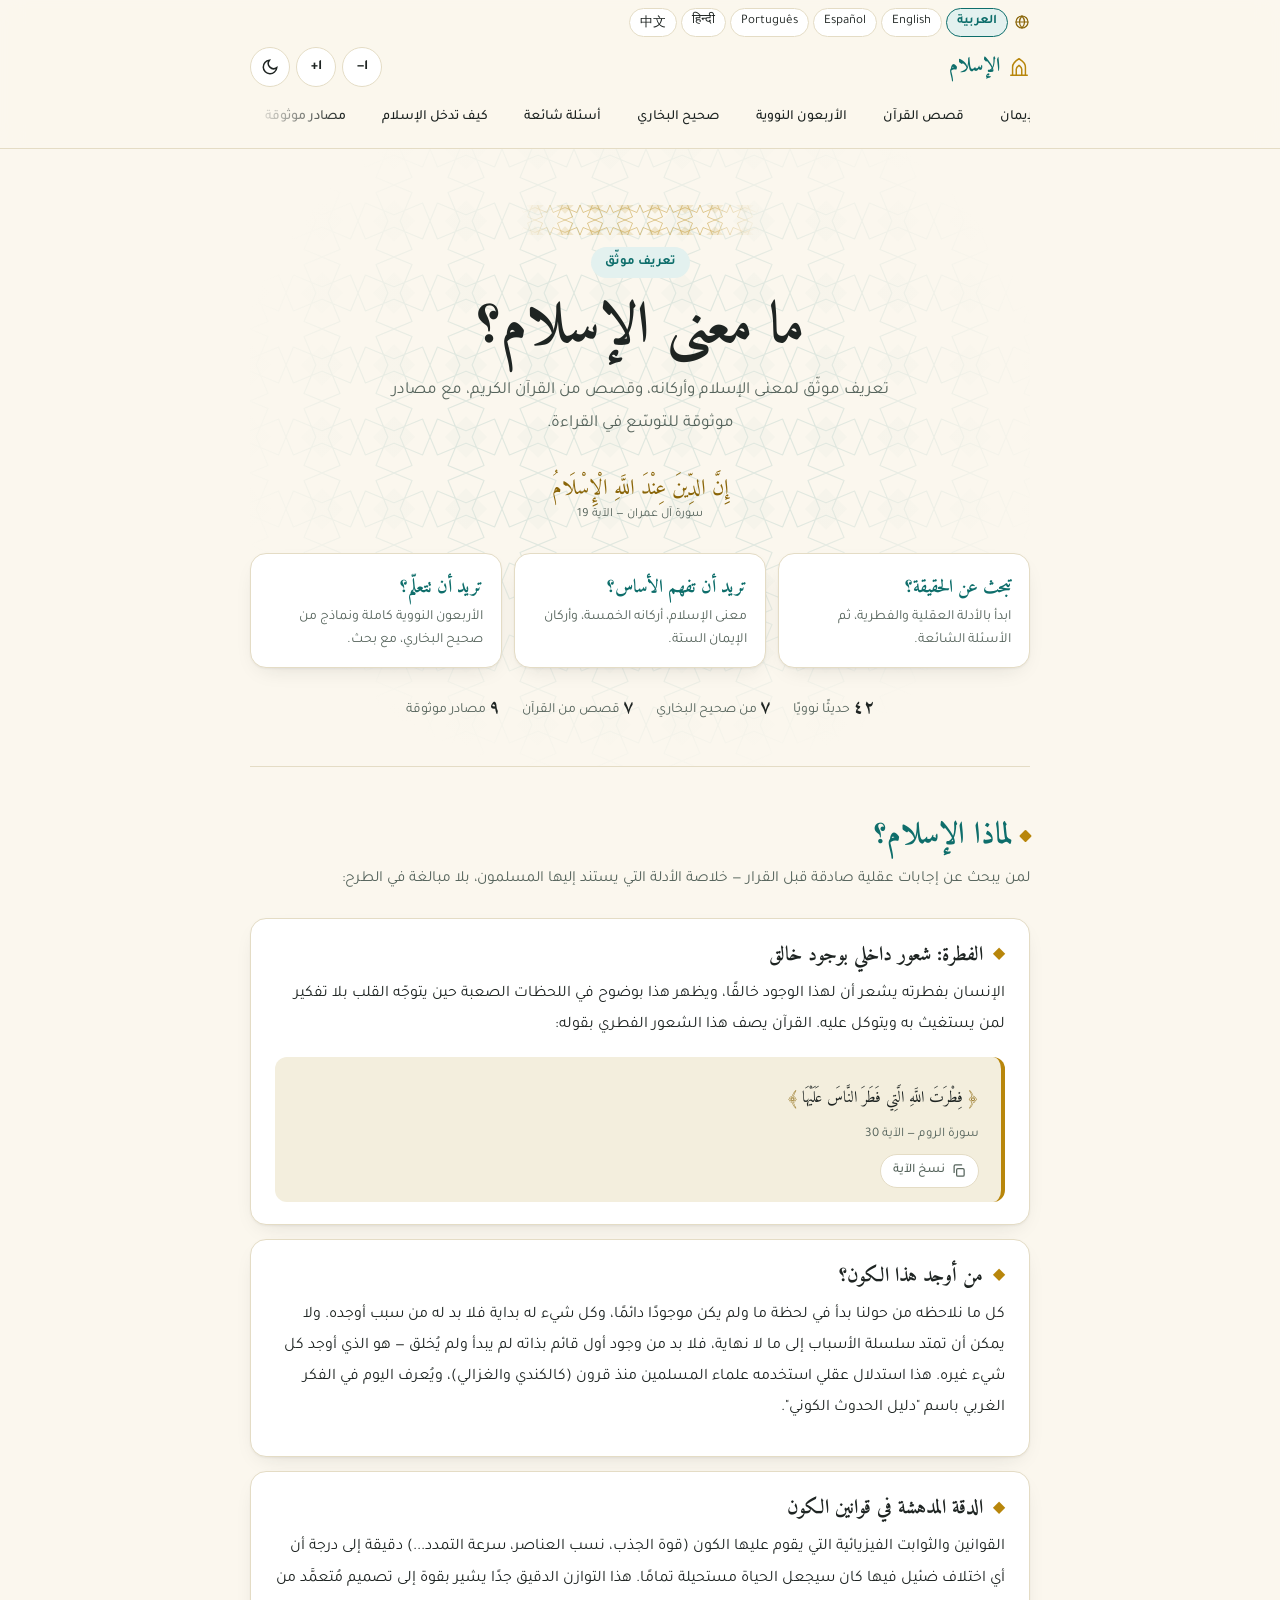
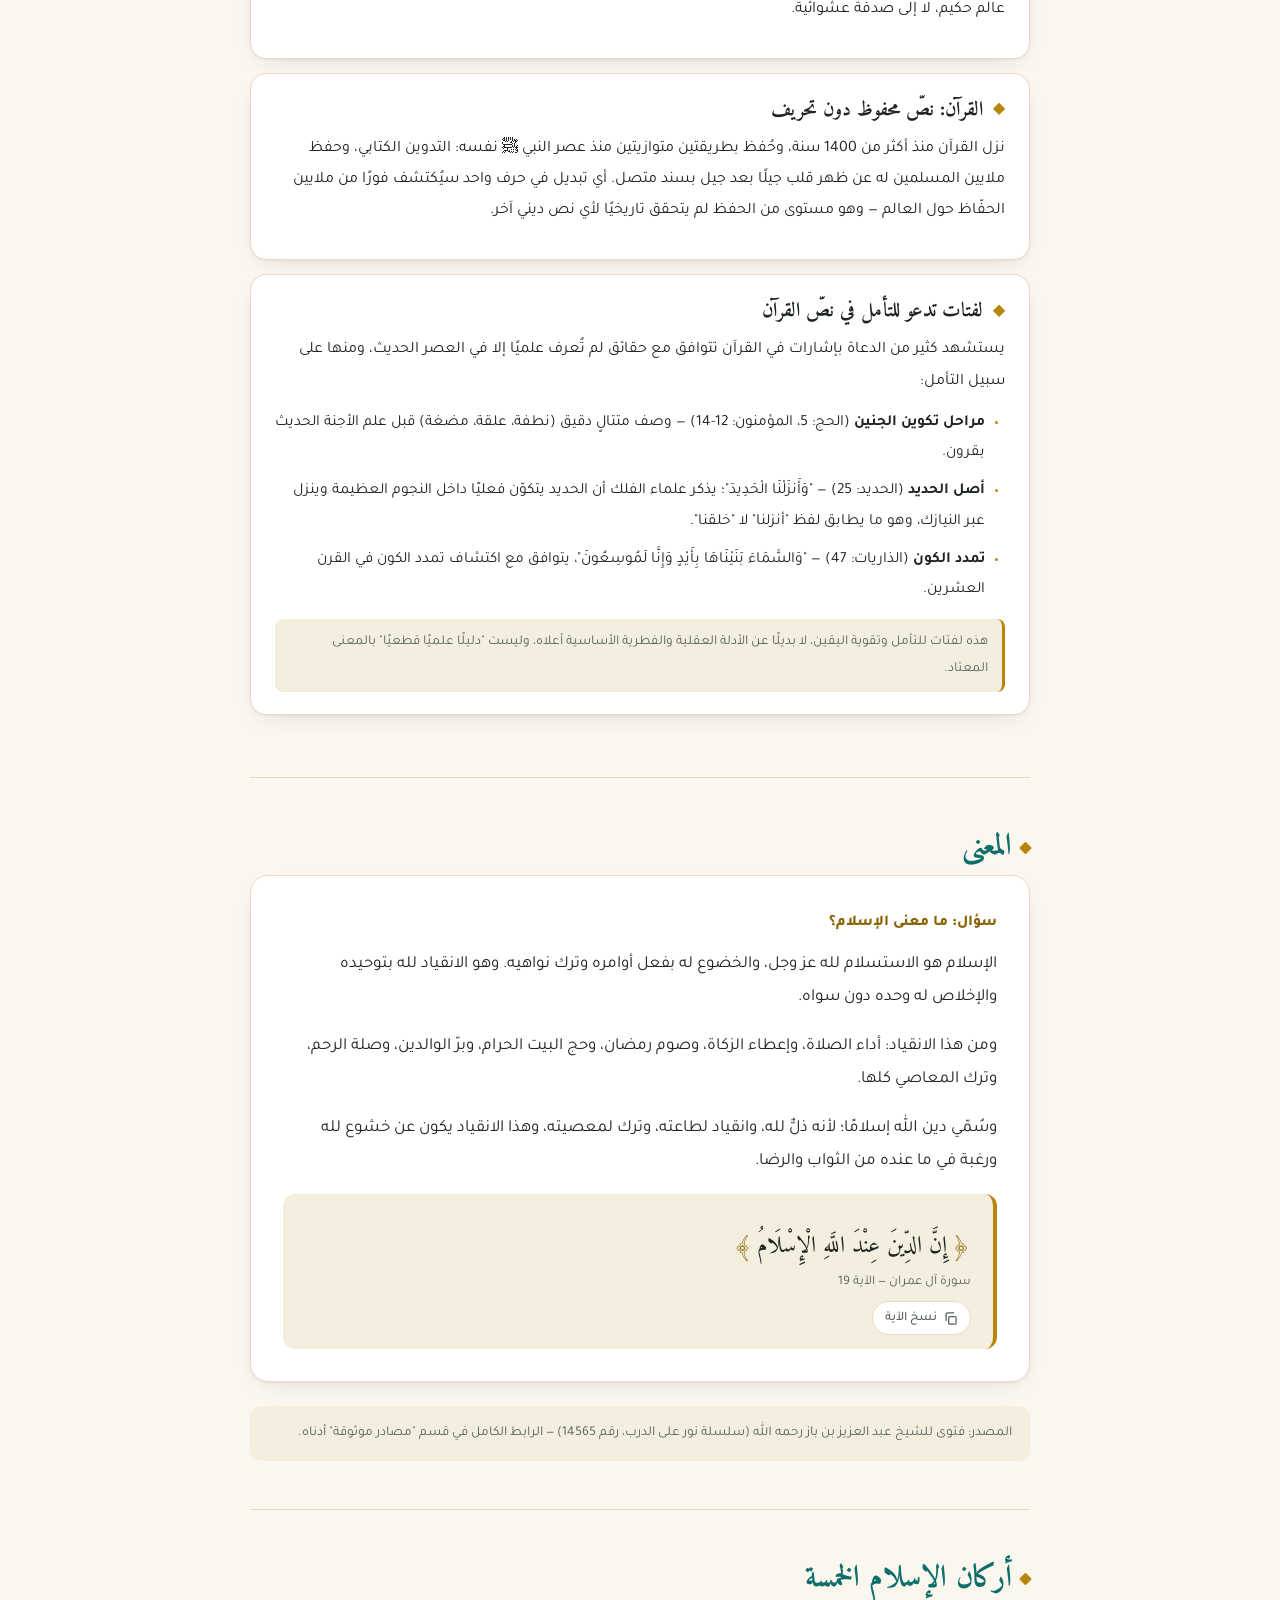
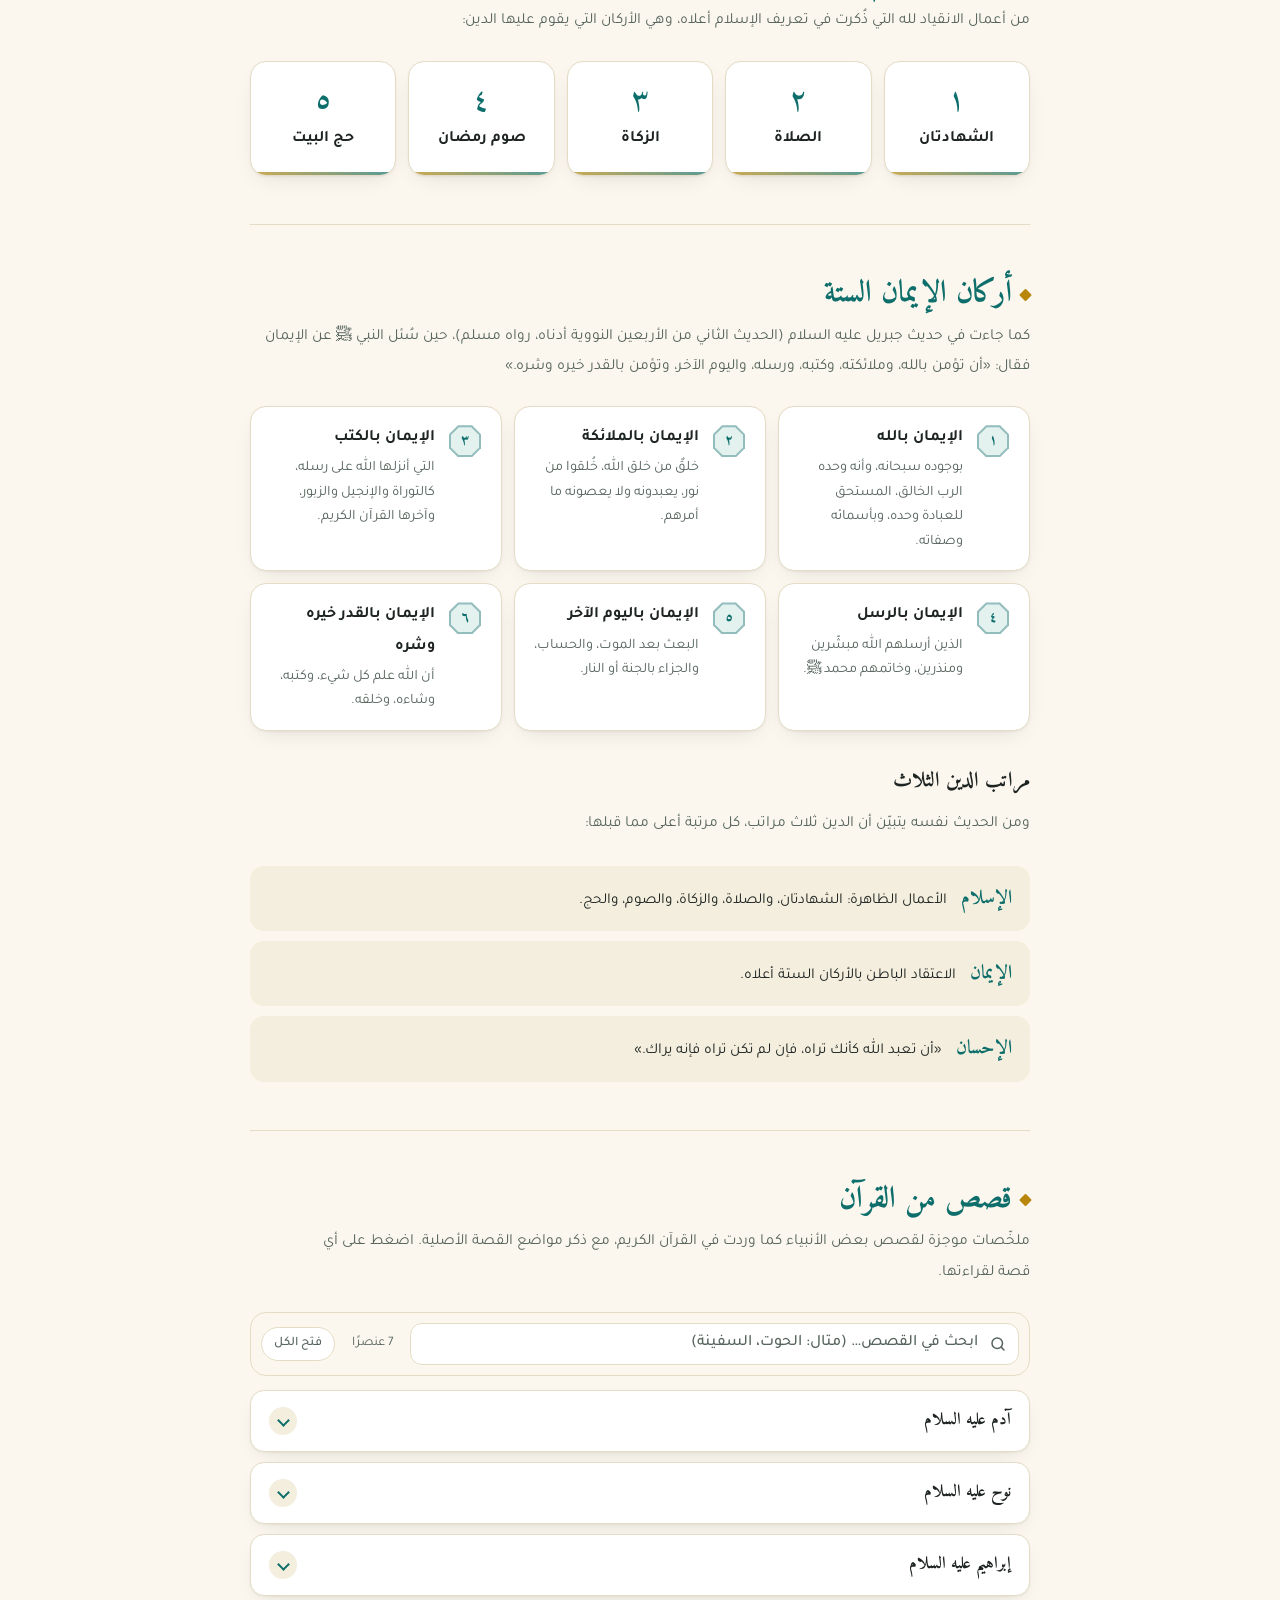
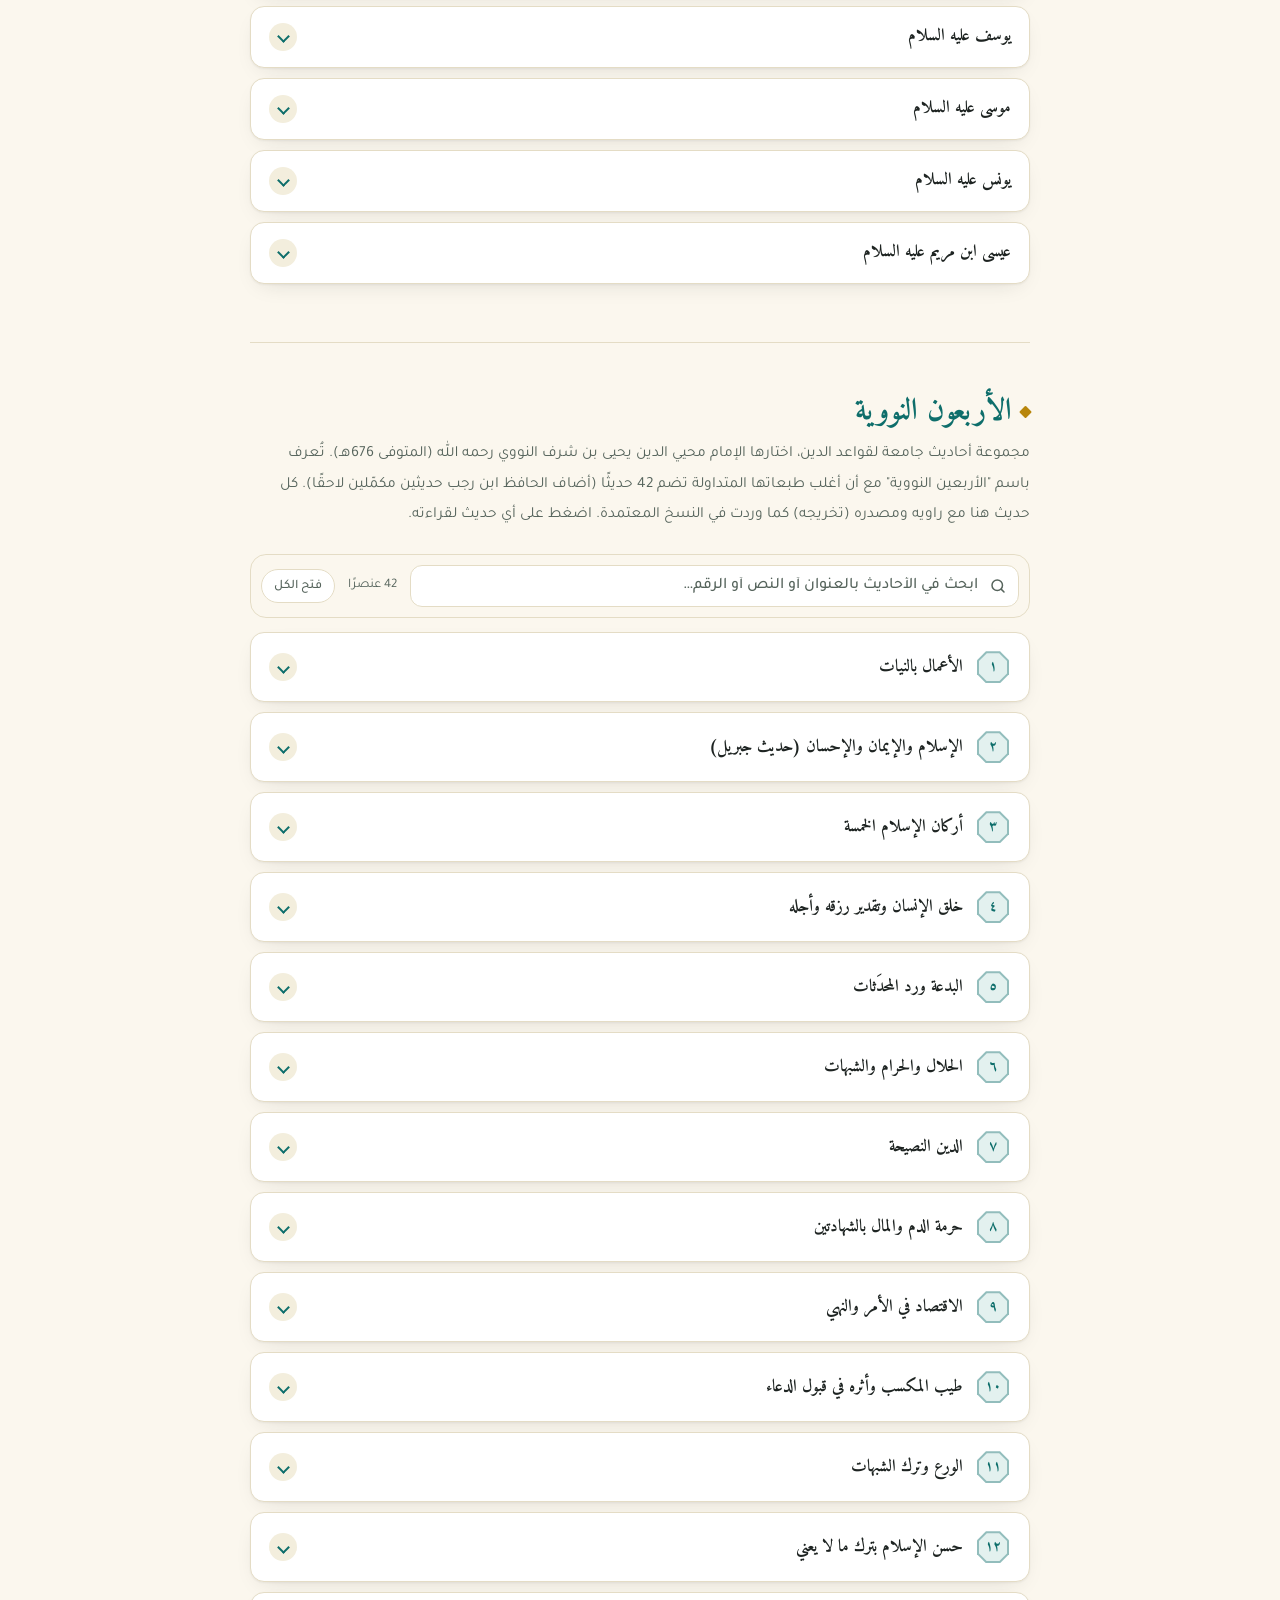
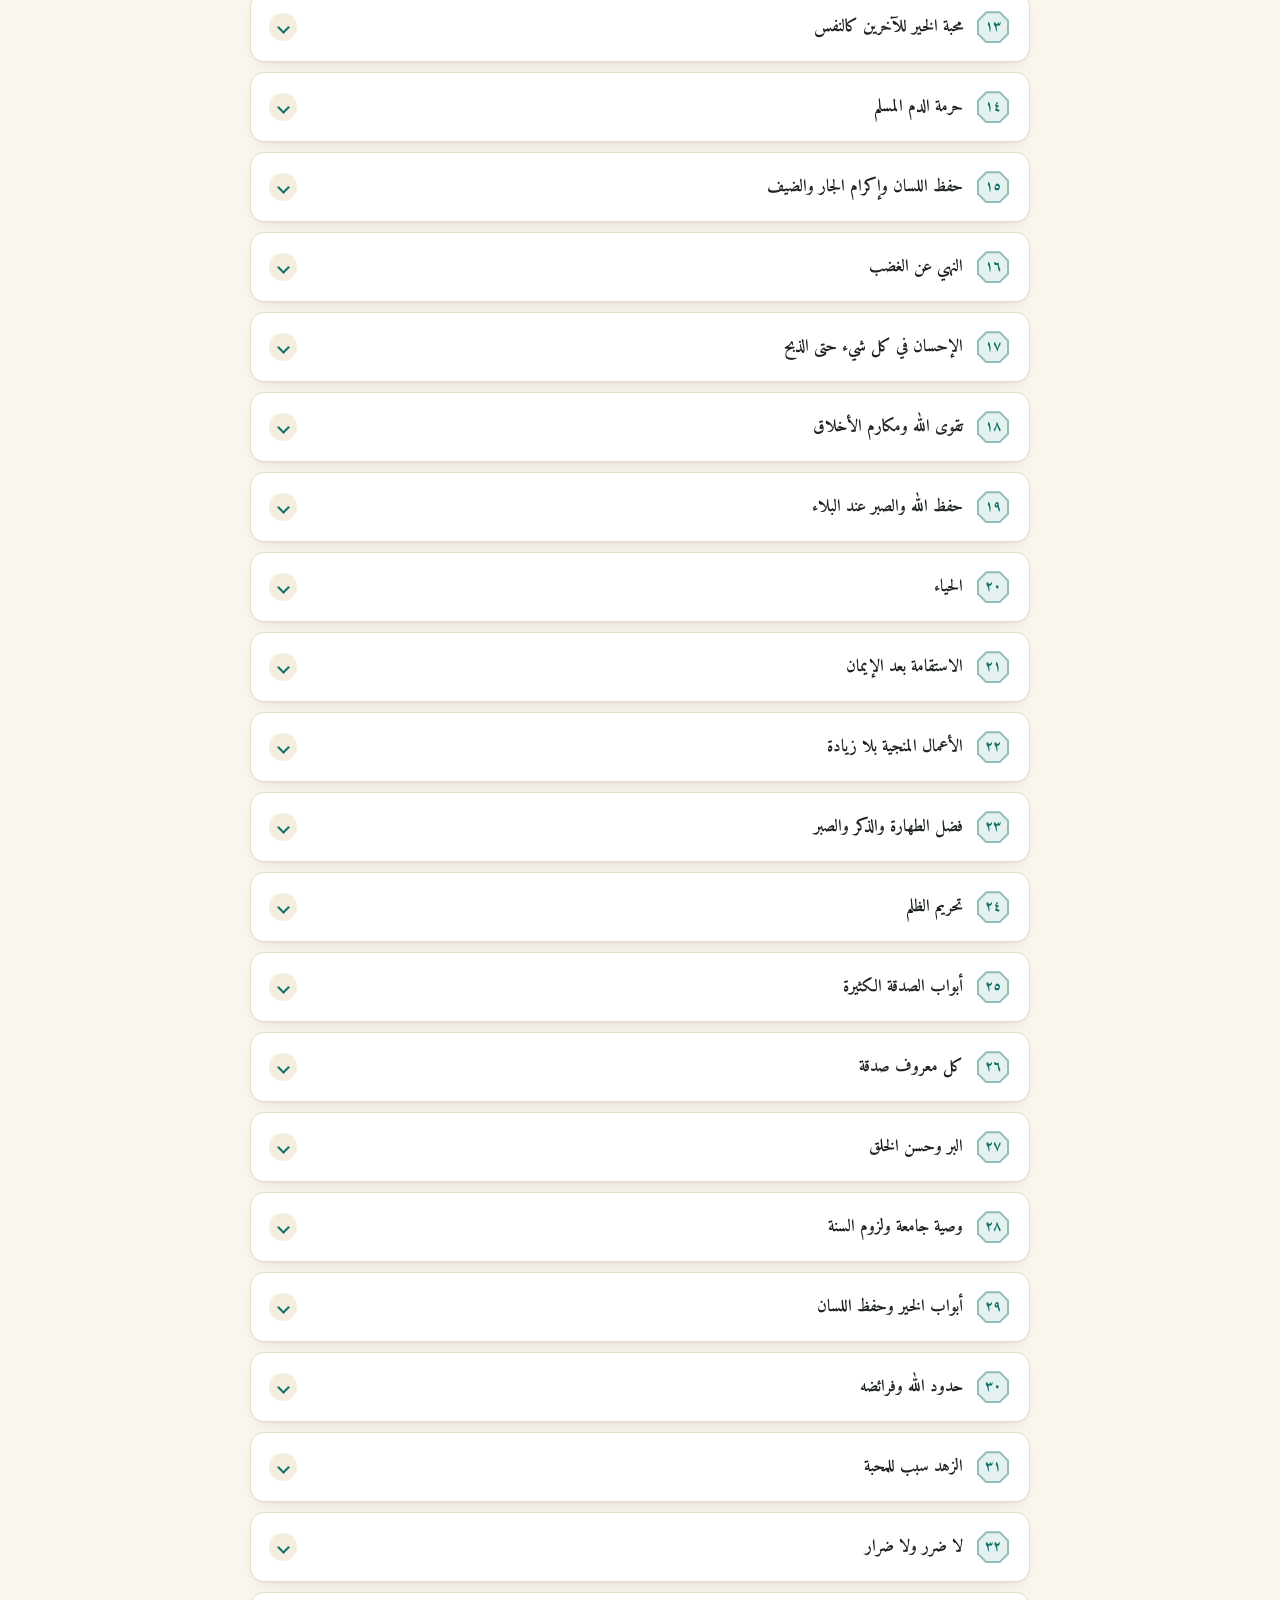
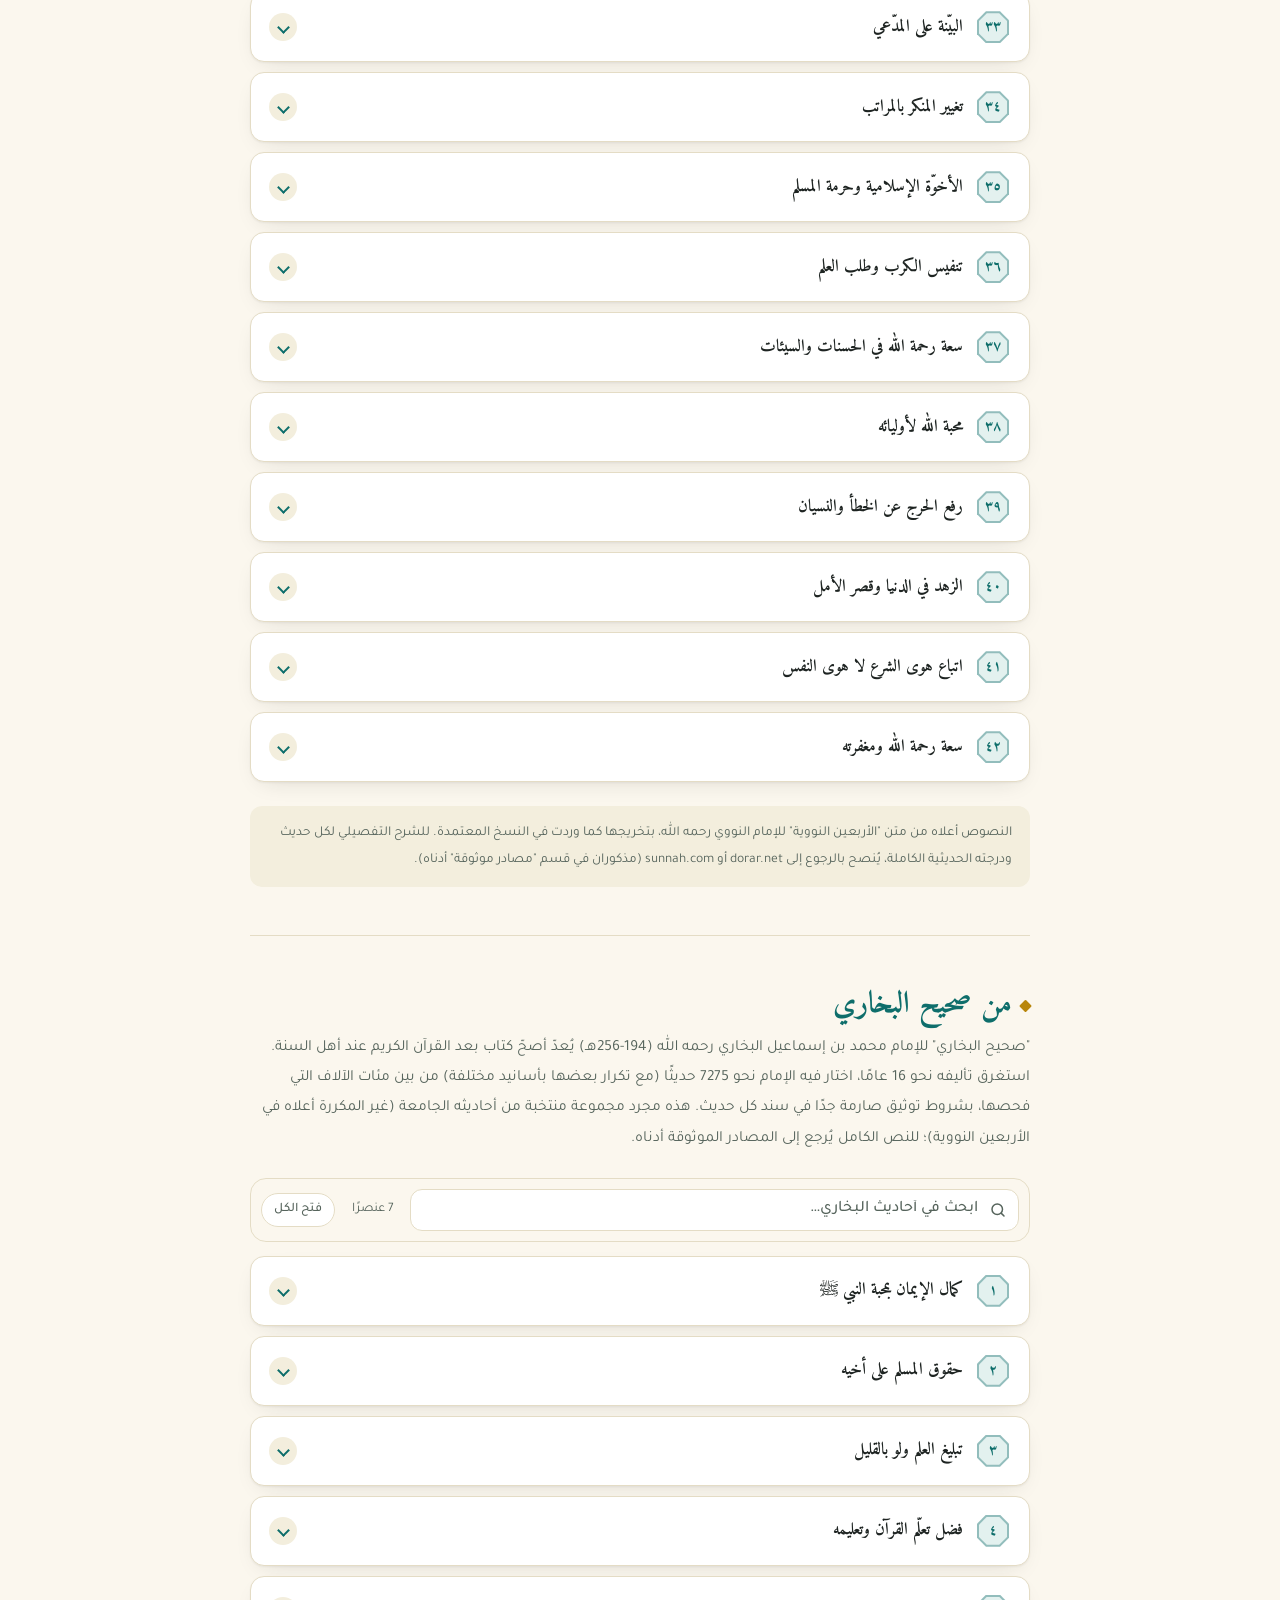
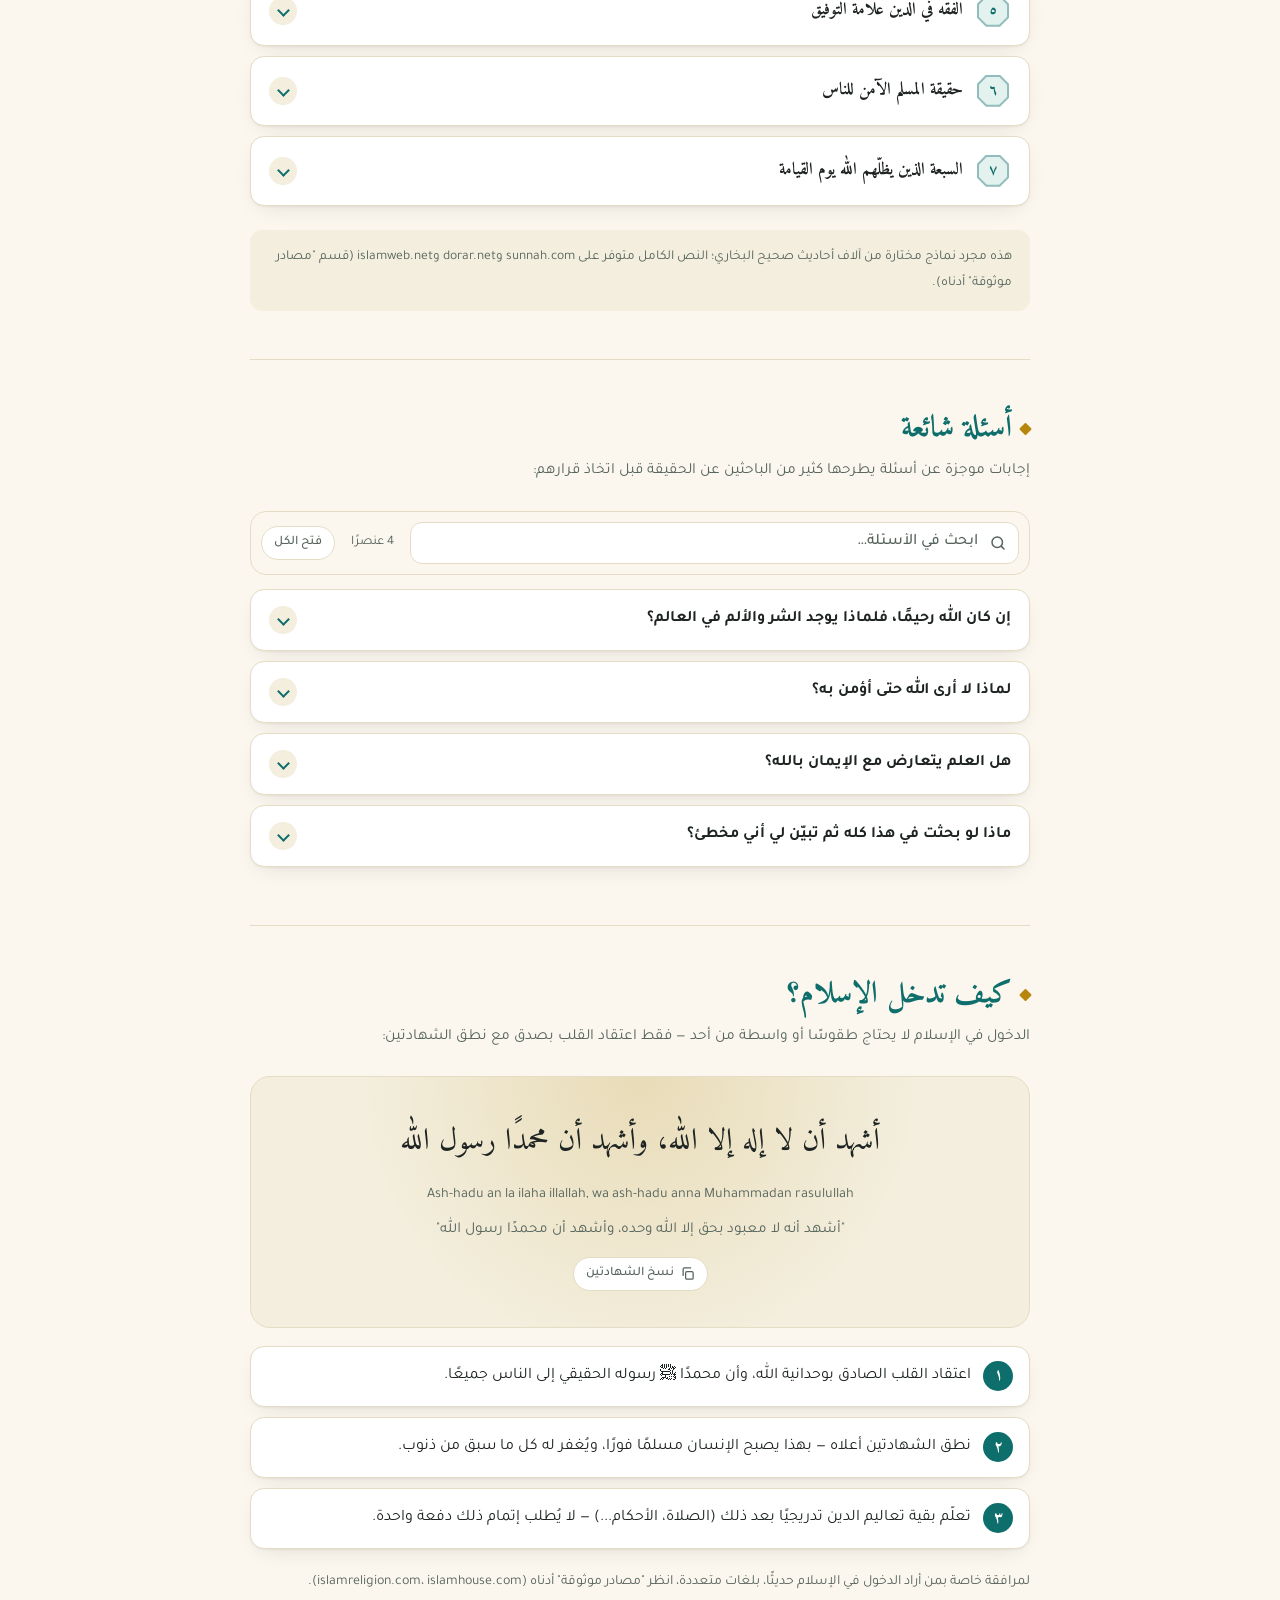
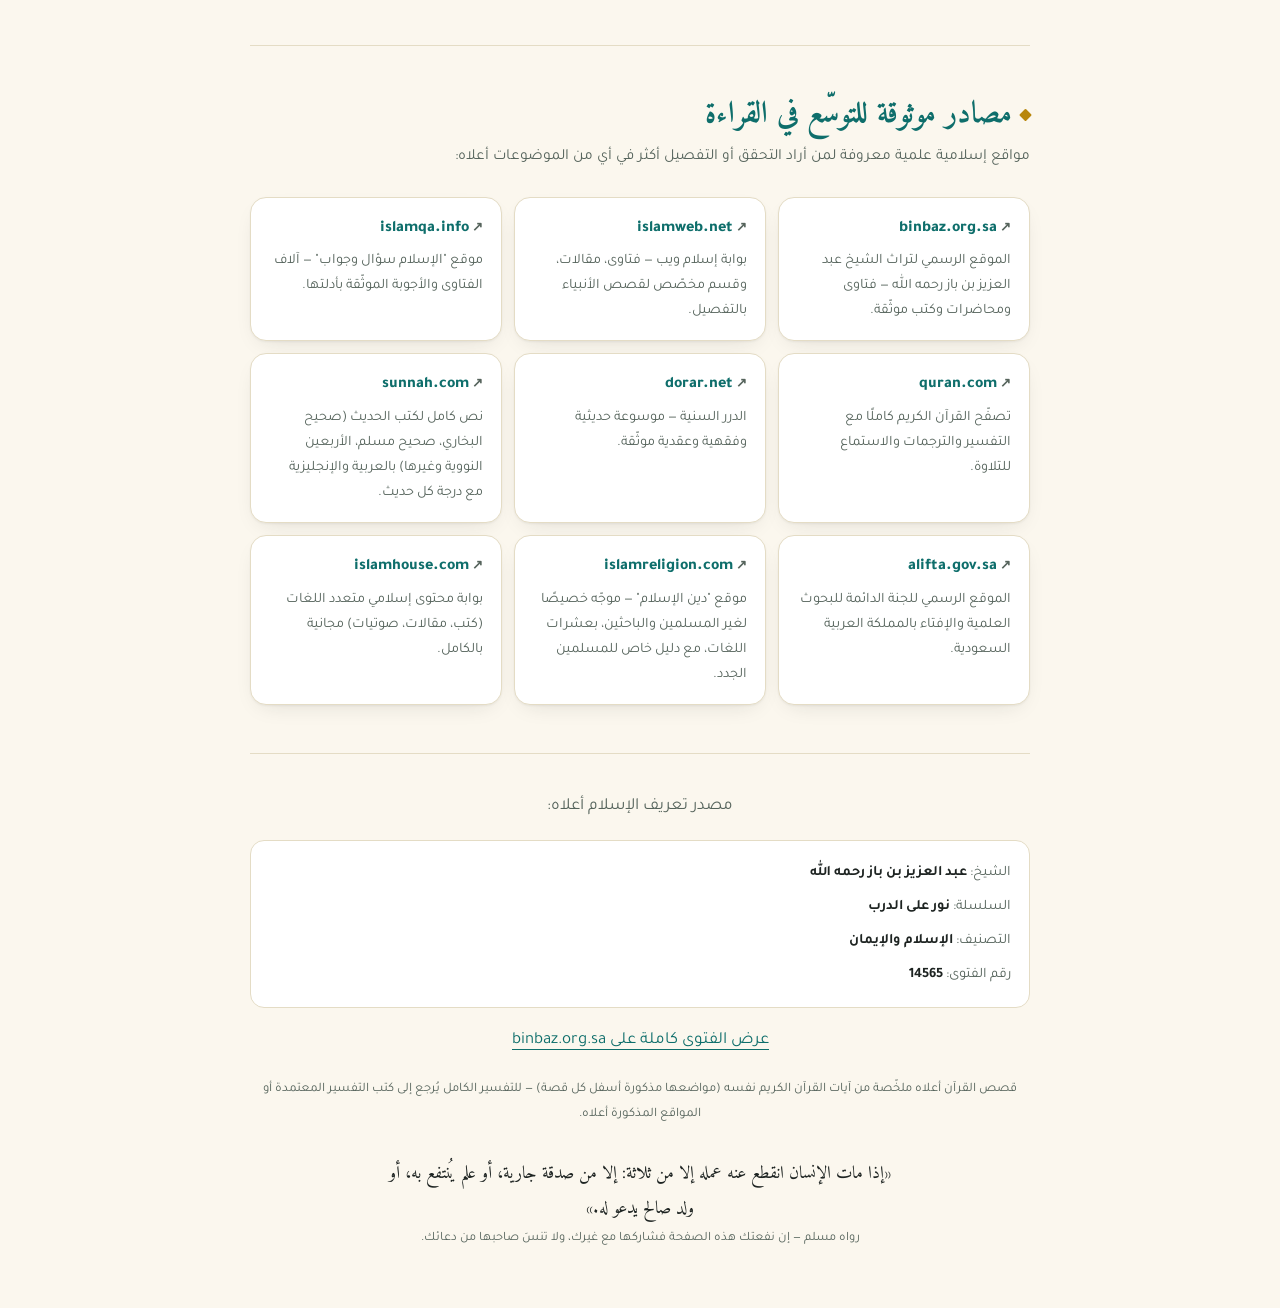
<file: index.html>
<!DOCTYPE html>
<html lang="ar" dir="rtl">
<head>
<meta charset="UTF-8">
<meta name="viewport" content="width=device-width, initial-scale=1.0">
<title>ما معنى الإسلام؟</title>
<meta name="description" content="مقدمة موثقة عن معنى الإسلام، أركانه، قصص الأنبياء من القرآن، الأربعين النووية، مختارات من صحيح البخاري، ومصادر موثوقة.">
<link rel="canonical" href="https://rfgeery.github.io/islam-site/">
<link rel="alternate" hreflang="ar" href="https://rfgeery.github.io/islam-site/">
<link rel="alternate" hreflang="en" href="https://rfgeery.github.io/islam-site/en.html">
<link rel="alternate" hreflang="es" href="https://rfgeery.github.io/islam-site/es.html">
<link rel="alternate" hreflang="pt" href="https://rfgeery.github.io/islam-site/pt.html">
<link rel="alternate" hreflang="hi" href="https://rfgeery.github.io/islam-site/hi.html">
<link rel="alternate" hreflang="zh-Hans" href="https://rfgeery.github.io/islam-site/zh.html">
<link rel="alternate" hreflang="x-default" href="https://rfgeery.github.io/islam-site/">
<meta property="og:type" content="website">
<meta property="og:title" content="ما معنى الإسلام؟">
<meta property="og:description" content="مقدمة موثقة عن معنى الإسلام، أركانه، قصص الأنبياء، الأربعين النووية، ومختارات من صحيح البخاري.">
<meta property="og:url" content="https://rfgeery.github.io/islam-site/">
<meta property="og:locale" content="ar_AR">
<meta name="twitter:card" content="summary">
<meta name="claude:viewport-fit-sides" content="cover">
<link rel="preconnect" href="https://fonts.googleapis.com">
<link rel="preconnect" href="https://fonts.gstatic.com" crossorigin>
<link rel="stylesheet" href="https://fonts.googleapis.com/css2?family=Amiri:wght@400;700&family=Amiri+Quran&family=Tajawal:wght@400;500;700;800&display=swap">
<link rel="stylesheet" href="styles.css">
</head>
<body>
<div class="progress" aria-hidden="true"><span></span></div>
<a class="skip" href="#why">انتقل إلى المحتوى</a>

<nav class="topnav" aria-label="أقسام الصفحة">
  <div class="langbar" role="navigation" aria-label="اختر اللغة / Choose language">
    <svg viewBox="0 0 24 24" fill="none" stroke="currentColor" stroke-width="1.8" stroke-linecap="round" stroke-linejoin="round" aria-hidden="true"><circle cx="12" cy="12" r="9"/><path d="M3 12h18M12 3c2.5 2.7 3.8 5.7 3.8 9s-1.3 6.3-3.8 9c-2.5-2.7-3.8-5.7-3.8-9S9.5 5.7 12 3z"/></svg>
    <a href="./" lang="ar" hreflang="ar" aria-current="page">العربية</a>
    <a href="en.html" lang="en" hreflang="en">English</a>
    <a href="es.html" lang="es" hreflang="es">Español</a>
    <a href="pt.html" lang="pt" hreflang="pt">Português</a>
    <a href="hi.html" lang="hi" hreflang="hi">हिन्दी</a>
    <a href="zh.html" lang="zh-Hans" hreflang="zh-Hans">中文</a>
  </div>
  <div class="nav-row">
    <a class="brand" href="#home">
      <svg viewBox="0 0 24 24" fill="none" stroke="currentColor" stroke-width="1.6" stroke-linejoin="round" stroke-linecap="round" aria-hidden="true"><path d="M3 21h18"/><path d="M5 21v-9c0-3.6 3-6.6 7-9 4 2.4 7 5.4 7 9v9"/><path d="M9 21v-6.5c0-1.7 1.2-3.1 3-4.3 1.8 1.2 3 2.6 3 4.3V21"/></svg>
      الإسلام
    </a>
    <div class="tools">
      <button class="tool" type="button" id="fontDown" aria-label="تصغير الخط">ا−</button>
      <button class="tool" type="button" id="fontUp" aria-label="تكبير الخط">ا+</button>
      <button class="tool" type="button" id="themeBtn" aria-label="تبديل الوضع الداكن">
        <svg class="sun" viewBox="0 0 24 24" fill="none" stroke="currentColor" stroke-width="2" stroke-linecap="round" aria-hidden="true"><path d="M21 12.8A9 9 0 1 1 11.2 3a7 7 0 0 0 9.8 9.8z"/></svg>
        <svg class="moon" viewBox="0 0 24 24" fill="none" stroke="currentColor" stroke-width="2" stroke-linecap="round" aria-hidden="true"><circle cx="12" cy="12" r="4"/><path d="M12 2v2M12 20v2M4.9 4.9l1.4 1.4M17.7 17.7l1.4 1.4M2 12h2M20 12h2M4.9 19.1l1.4-1.4M17.7 6.3l1.4-1.4"/></svg>
      </button>
    </div>
  </div>
  <div class="chips" id="chips">
    <a href="#why">لماذا الإسلام</a>
    <a href="#meaning">المعنى</a>
    <a href="#pillars">أركان الإسلام</a>
    <a href="#iman">أركان الإيمان</a>
    <a href="#stories">قصص القرآن</a>
    <a href="#hadith">الأربعون النووية</a>
    <a href="#bukhari">صحيح البخاري</a>
    <a href="#faq">أسئلة شائعة</a>
    <a href="#shahada">كيف تدخل الإسلام</a>
    <a href="#sources">مصادر موثوقة</a>
  </div>
</nav>

<main class="wrap">
  <header class="hero" id="home">
    <span class="hero-band" aria-hidden="true"></span>
    <div class="eyebrow">تعريف موثّق</div>
    <h1 class="title">ما معنى الإسلام؟</h1>
    <p class="subtitle">تعريف موثّق لمعنى الإسلام وأركانه، وقصص من القرآن الكريم، مع مصادر موثوقة للتوسّع في القراءة.</p>
    <p class="hero-verse">إِنَّ الدِّينَ عِنْدَ اللَّهِ الْإِسْلَامُ<small>سورة آل عمران — الآية 19</small></p>

    <div class="paths">
      <a class="path" href="#why"><b>تبحث عن الحقيقة؟</b><span>ابدأ بالأدلة العقلية والفطرية، ثم الأسئلة الشائعة.</span></a>
      <a class="path" href="#meaning"><b>تريد أن تفهم الأساس؟</b><span>معنى الإسلام، أركانه الخمسة، وأركان الإيمان الستة.</span></a>
      <a class="path" href="#hadith"><b>تريد أن تتعلّم؟</b><span>الأربعون النووية كاملة ونماذج من صحيح البخاري، مع بحث.</span></a>
    </div>
    <div class="stats" aria-label="محتوى الصفحة">
      <span><strong>٤٢</strong> حديثًا نوويًا</span>
      <span><strong>٧</strong> من صحيح البخاري</span>
      <span><strong>٧</strong> قصص من القرآن</span>
      <span><strong>٩</strong> مصادر موثوقة</span>
    </div>
  </header>

  <section id="why">
    <h2 class="section-title">لماذا الإسلام؟</h2>
    <p class="section-sub">لمن يبحث عن إجابات عقلية صادقة قبل القرار — خلاصة الأدلة التي يستند إليها المسلمون، بلا مبالغة في الطرح:</p>

    <div class="reason">
      <h3><span class="ico">◆</span> الفطرة: شعور داخلي بوجود خالق</h3>
      <p>
        الإنسان بفطرته يشعر أن لهذا الوجود خالقًا، ويظهر هذا بوضوح في
        اللحظات الصعبة حين يتوجّه القلب بلا تفكير لمن يستغيث به ويتوكل
        عليه. القرآن يصف هذا الشعور الفطري بقوله:
      </p>
      <div class="verse-box">
        <p class="quote-ar">فِطْرَتَ اللَّهِ الَّتِي فَطَرَ النَّاسَ عَلَيْهَا</p>
        <div class="verse-ref">سورة الروم — الآية 30</div>
      </div>
    </div>

    <div class="reason">
      <h3><span class="ico">◆</span> من أوجد هذا الكون؟</h3>
      <p>
        كل ما نلاحظه من حولنا بدأ في لحظة ما ولم يكن موجودًا دائمًا،
        وكل شيء له بداية فلا بد له من سبب أوجده. ولا يمكن أن تمتد
        سلسلة الأسباب إلى ما لا نهاية، فلا بد من وجود أول قائم بذاته
        لم يبدأ ولم يُخلق — هو الذي أوجد كل شيء غيره. هذا استدلال عقلي
        استخدمه علماء المسلمين منذ قرون (كالكندي والغزالي)، ويُعرف
        اليوم في الفكر الغربي باسم "دليل الحدوث الكوني".
      </p>
    </div>

    <div class="reason">
      <h3><span class="ico">◆</span> الدقة المدهشة في قوانين الكون</h3>
      <p>
        القوانين والثوابت الفيزيائية التي يقوم عليها الكون (قوة الجذب،
        نسب العناصر، سرعة التمدد...) دقيقة إلى درجة أن أي اختلاف ضئيل
        فيها كان سيجعل الحياة مستحيلة تمامًا. هذا التوازن الدقيق جدًا
        يشير بقوة إلى تصميم مُتعمَّد من عالم حكيم، لا إلى صدفة عشوائية.
      </p>
    </div>

    <div class="reason">
      <h3><span class="ico">◆</span> القرآن: نصّ محفوظ دون تحريف</h3>
      <p>
        نزل القرآن منذ أكثر من 1400 سنة، وحُفظ بطريقتين متوازيتين منذ
        عصر النبي ﷺ نفسه: التدوين الكتابي، وحفظ ملايين المسلمين له عن
        ظهر قلب جيلًا بعد جيل بسند متصل. أي تبديل في حرف واحد سيُكتشف
        فورًا من ملايين الحفّاظ حول العالم — وهو مستوى من الحفظ لم
        يتحقق تاريخيًا لأي نص ديني آخر.
      </p>
    </div>

    <div class="reason">
      <h3><span class="ico">◆</span> لفتات تدعو للتأمل في نصّ القرآن</h3>
      <p>يستشهد كثير من الدعاة بإشارات في القرآن تتوافق مع حقائق لم تُعرف علميًا إلا في العصر الحديث، ومنها على سبيل التأمل:</p>
      <ul class="mini-list">
        <li><strong>مراحل تكوين الجنين</strong> (الحج: 5، المؤمنون: 12-14) — وصف متتالٍ دقيق (نطفة، علقة، مضغة) قبل علم الأجنة الحديث بقرون.</li>
        <li><strong>أصل الحديد</strong> (الحديد: 25) — "وَأَنزَلْنَا الْحَدِيدَ"؛ يذكر علماء الفلك أن الحديد يتكوّن فعليًا داخل النجوم العظيمة وينزل عبر النيازك، وهو ما يطابق لفظ "أنزلنا" لا "خلقنا".</li>
        <li><strong>تمدد الكون</strong> (الذاريات: 47) — "وَالسَّمَاءَ بَنَيْنَاهَا بِأَيْدٍ وَإِنَّا لَمُوسِعُونَ"، يتوافق مع اكتشاف تمدد الكون في القرن العشرين.</li>
      </ul>
      <div class="caution">هذه لفتات للتأمل وتقوية اليقين، لا بديلًا عن الأدلة العقلية والفطرية الأساسية أعلاه، وليست "دليلًا علميًا قطعيًا" بالمعنى المعتاد.</div>
    </div>
  </section>

  <section id="meaning">
    <h2 class="section-title">المعنى</h2>
    <div class="qa-card">
      <div class="question">ما معنى الإسلام؟</div>
      <p>
        الإسلام هو الاستسلام لله عز وجل، والخضوع له بفعل أوامره وترك
        نواهيه. وهو الانقياد لله بتوحيده والإخلاص له وحده دون سواه.
      </p>
      <p>
        ومن هذا الانقياد: أداء الصلاة، وإعطاء الزكاة، وصوم رمضان، وحج
        البيت الحرام، وبرّ الوالدين، وصلة الرحم، وترك المعاصي كلها.
      </p>
      <p>
        وسُمّي دين الله إسلامًا؛ لأنه ذلٌّ لله، وانقياد لطاعته، وترك
        لمعصيته، وهذا الانقياد يكون عن خشوع لله ورغبة في ما عنده من
        الثواب والرضا.
      </p>
      <div class="verse-box">
        <p class="quote-ar">إِنَّ الدِّينَ عِنْدَ اللَّهِ الْإِسْلَامُ</p>
        <div class="verse-ref">سورة آل عمران — الآية 19</div>
      </div>
    </div>
    <div class="disclaimer">
      المصدر: فتوى للشيخ عبد العزيز بن باز رحمه الله (سلسلة نور على الدرب، رقم 14565) — الرابط الكامل في قسم "مصادر موثوقة" أدناه.
    </div>
  </section>

  <section id="pillars">
    <h2 class="section-title">أركان الإسلام الخمسة</h2>
    <p class="section-sub">
      من أعمال الانقياد لله التي ذُكرت في تعريف الإسلام أعلاه، وهي الأركان التي يقوم عليها الدين:
    </p>
    <div class="pillars">
      <div class="pillar"><span class="num">١</span><span class="name">الشهادتان</span></div>
      <div class="pillar"><span class="num">٢</span><span class="name">الصلاة</span></div>
      <div class="pillar"><span class="num">٣</span><span class="name">الزكاة</span></div>
      <div class="pillar"><span class="num">٤</span><span class="name">صوم رمضان</span></div>
      <div class="pillar"><span class="num">٥</span><span class="name">حج البيت</span></div>
    </div>
  </section>

  <section id="iman">
    <h2 class="section-title">أركان الإيمان الستة</h2>
    <p class="section-sub">
      كما جاءت في حديث جبريل عليه السلام (الحديث الثاني من الأربعين النووية
      أدناه، رواه مسلم)، حين سُئل النبي ﷺ عن الإيمان فقال: «أن تؤمن بالله،
      وملائكته، وكتبه، ورسله، واليوم الآخر، وتؤمن بالقدر خيره وشره.»
    </p>
    <div class="iman-grid">
      <div class="iman-item"><span class="hnum">١</span><div><b>الإيمان بالله</b><span class="d">بوجوده سبحانه، وأنه وحده الرب الخالق، المستحق للعبادة وحده، وبأسمائه وصفاته.</span></div></div>
      <div class="iman-item"><span class="hnum">٢</span><div><b>الإيمان بالملائكة</b><span class="d">خلقٌ من خلق الله، خُلقوا من نور، يعبدونه ولا يعصونه ما أمرهم.</span></div></div>
      <div class="iman-item"><span class="hnum">٣</span><div><b>الإيمان بالكتب</b><span class="d">التي أنزلها الله على رسله، كالتوراة والإنجيل والزبور، وآخرها القرآن الكريم.</span></div></div>
      <div class="iman-item"><span class="hnum">٤</span><div><b>الإيمان بالرسل</b><span class="d">الذين أرسلهم الله مبشّرين ومنذرين، وخاتمهم محمد ﷺ.</span></div></div>
      <div class="iman-item"><span class="hnum">٥</span><div><b>الإيمان باليوم الآخر</b><span class="d">البعث بعد الموت، والحساب، والجزاء بالجنة أو النار.</span></div></div>
      <div class="iman-item"><span class="hnum">٦</span><div><b>الإيمان بالقدر خيره وشره</b><span class="d">أن الله علم كل شيء، وكتبه، وشاءه، وخلقه.</span></div></div>
    </div>

    <h3 class="sub-h">مراتب الدين الثلاث</h3>
    <p class="section-sub" style="margin-bottom:12px">ومن الحديث نفسه يتبيّن أن الدين ثلاث مراتب، كل مرتبة أعلى مما قبلها:</p>
    <div class="levels">
      <div class="level"><span class="lv">الإسلام</span><p>الأعمال الظاهرة: الشهادتان، والصلاة، والزكاة، والصوم، والحج.</p></div>
      <div class="level"><span class="lv">الإيمان</span><p>الاعتقاد الباطن بالأركان الستة أعلاه.</p></div>
      <div class="level"><span class="lv">الإحسان</span><p>«أن تعبد الله كأنك تراه، فإن لم تكن تراه فإنه يراك.»</p></div>
    </div>
  </section>

  <section id="stories">
    <h2 class="section-title">قصص من القرآن</h2>
    <p class="section-sub">ملخّصات موجزة لقصص بعض الأنبياء كما وردت في القرآن الكريم، مع ذكر مواضع القصة الأصلية. اضغط على أي قصة لقراءتها.</p>

    <details class="story">
      <summary><span class="name">آدم عليه السلام</span><span class="chev">◂</span></summary>
      <div class="story-body">
        <p>
          خلق الله آدم من تراب، ونفخ فيه من روحه، وعلّمه أسماء الأشياء
          كلها، ثم أمر الملائكة بالسجود له فسجدوا جميعًا إلا إبليس الذي
          استكبر ورفض، فطرده الله من رحمته. أسكن الله آدم وزوجه حواء
          الجنة، ونهاهما عن الأكل من شجرة معينة، فوسوس لهما الشيطان
          حتى أكلا منها، فندما وتابا إلى الله فتاب عليهما، وأنزلهما إلى
          الأرض ليكونا أول الخلفاء فيها.
        </p>
        <span class="story-ref">القرآن: البقرة 30-39 · الأعراف 11-25 · طه 115-123</span>
      </div>
    </details>

    <details class="story">
      <summary><span class="name">نوح عليه السلام</span><span class="chev">◂</span></summary>
      <div class="story-body">
        <p>
          بعثه الله إلى قومه يدعوهم إلى توحيد الله وترك عبادة الأوثان،
          فمكث فيهم ألف سنة إلا خمسين عامًا يدعوهم ليلًا ونهارًا، فلم
          يؤمن منهم إلا عدد قليل. أمره الله ببناء سفينة، فحمل فيها من
          آمن معه، ومن كل زوجين من المخلوقات، ثم أرسل الله الطوفان
          فأغرق الكافرين، ونجا نوح ومن معه في السفينة برحمة الله.
        </p>
        <span class="story-ref">القرآن: هود 25-49 · سورة نوح كاملة · العنكبوت 14</span>
      </div>
    </details>

    <details class="story">
      <summary><span class="name">إبراهيم عليه السلام</span><span class="chev">◂</span></summary>
      <div class="story-body">
        <p>
          نشأ إبراهيم بين قوم يعبدون الأصنام والكواكب، فدعاهم إلى
          توحيد الله بالحجة والبرهان، وحطّم أصنامهم، فحاول قومه إحراقه
          عقابًا له فنجّاه الله من النار سالمًا. أمره الله ببناء الكعبة
          مع ابنه إسماعيل عليهما السلام، وابتُلي بأمر الله له بذبح
          ابنه، فلما استجاب لأمر ربه فداه الله بذبح عظيم بدلًا منه.
        </p>
        <span class="story-ref">القرآن: الأنبياء 51-70 · الصافات 83-113 · البقرة 124-129</span>
      </div>
    </details>

    <details class="story">
      <summary><span class="name">يوسف عليه السلام</span><span class="chev">◂</span></summary>
      <div class="story-body">
        <p>
          رأى يوسف رؤيا فحسده إخوته عليها، فألقوه في بئر وتركوه، فانتشله
          بعض المسافرين وبيع رقيقًا في مصر. تعرّض هناك لمحاولة إغراء من
          زوجة سيده فأبى وعصمه الله، فسُجن ظلمًا سنوات، ثم فسّر رؤى
          الملك فأُخرج من السجن وولّاه الملك خزائن مصر لحسن أمانته
          وتدبيره. وفي النهاية جمعه الله بأبيه وإخوته بعد سنين طويلة من
          الفراق والحزن.
        </p>
        <span class="story-ref">القرآن: سورة يوسف كاملة</span>
      </div>
    </details>

    <details class="story">
      <summary><span class="name">موسى عليه السلام</span><span class="chev">◂</span></summary>
      <div class="story-body">
        <p>
          وُلد موسى في زمن كان فرعون يأمر بقتل أبناء بني إسرائيل، فأوحى
          الله إلى أمه أن تضعه في صندوق وتقذفه في النهر، فالتقطه أهل
          فرعون فربّي في قصره. بعثه الله رسولًا إلى فرعون يدعوه إلى
          التوحيد وإلى إرسال بني إسرائيل معه، فأظهر الله على يديه آيات
          كثيرة، وشق البحر لينجي بني إسرائيل فعبروه، وأغرق الله فرعون
          وجنوده حين تبعوهم فيه.
        </p>
        <span class="story-ref">القرآن: القصص 1-43 · الأعراف 103-156 · الشعراء 10-68</span>
      </div>
    </details>

    <details class="story">
      <summary><span class="name">يونس عليه السلام</span><span class="chev">◂</span></summary>
      <div class="story-body">
        <p>
          غضب يونس على قومه بعد طول دعوته لهم وتركهم قبل أن يأذن الله
          له بذلك، فركب سفينة في البحر، فابتلعه الحوت وهو في بطنه في
          ظلمات متراكمة. دعا الله تائبًا معترفًا بخطئه، مُسبّحًا بحمده
          ومُقرًّا بتوحيده، فاستجاب الله دعاءه ونجّاه من بطن الحوت، ثم
          رجع إلى قومه فآمنوا جميعًا به.
        </p>
        <span class="story-ref">القرآن: الأنبياء 87-88 · الصافات 139-148 · سورة يونس</span>
      </div>
    </details>

    <details class="story">
      <summary><span class="name">عيسى ابن مريم عليه السلام</span><span class="chev">◂</span></summary>
      <div class="story-body">
        <p>
          بشّرت الملائكة مريمَ — المرأة الصالحة التي اصطفاها الله وطهّرها —
          بغلامٍ اسمه «المسيح عيسى ابن مريم»، فقالت: كيف يكون لي ولد ولم
          يمسسني بشر؟ فجاءها الجواب: «كذلك الله يخلق ما يشاء، إذا قضى أمرًا
          فإنما يقول له كن فيكون». فوُلد عيسى من غير أب بقدرة الله وحده،
          ويقرّب القرآن ذلك بمثال آدم الذي خلقه الله من تراب بلا أب ولا أم
          (آل عمران 59).
        </p>
        <p>
          ولما جاءت به قومها فاتّهموها، أشارت إليه وهو في المهد، فأنطقه الله
          ليبرّئ أمه، وكانت أول كلمة قالها: «إني عبدُ الله آتانيَ الكتاب
          وجعلني نبيًّا» (مريم 30) — فأول ما عرّف به نفسه أنه عبدٌ لله.
        </p>
        <p>
          آتاه الله الإنجيل فيه هدى ونور، وأيّده بمعجزات عظيمة كان يقرنها
          كلها بإذن الله لا بقدرته الذاتية: «أني أخلق لكم من الطين كهيئة
          الطير فأنفخ فيه فيكون طيرًا بإذن الله، وأُبرئ الأكمه والأبرص
          وأُحيي الموتى بإذن الله» (آل عمران 49)، وتكرّر المعنى نفسه في
          المائدة 110 بلفظ «بإذني». فالمعجزة فعلُ الله، وعيسى رسولٌ تجري
          على يديه.
        </p>
        <p>
          وكانت دعوته لبني إسرائيل هي التوحيد: «إن الله ربي وربكم فاعبدوه،
          هذا صراطٌ مستقيم» (آل عمران 51)، وبشّر برسولٍ يأتي من بعده:
          «ومبشّرًا برسولٍ يأتي من بعدي اسمه أحمد» (الصف 6). فآمن به
          الحواريون وقالوا: «آمنّا بالله واشهد بأنّا مسلمون» (آل عمران 52)،
          وكذّبه آخرون وأرادوا قتله، فنجّاه الله: «وما قتلوه وما صلبوه ولكن
          شُبّه لهم… بل رفعه الله إليه» (النساء 157-158).
        </p>
        <p>
          ويحكي القرآن مشهدًا يسأل الله فيه عيسى: «أأنت قلت للناس اتخذوني
          وأمي إلهين من دون الله؟» فيتبرّأ عيسى بنفسه: «سبحانك ما يكون لي أن
          أقول ما ليس لي بحق… ما قلت لهم إلا ما أمرتني به أن اعبدوا الله ربي
          وربكم» (المائدة 116-117). فهو لم يستنكف يومًا أن يكون عبدًا لله
          (النساء 172)، و«ما ينبغي للرحمن أن يتخذ ولدًا» (مريم 92).
        </p>
        <p>
          <strong>وهكذا يلتقي عيسى ومحمد ﷺ على دعوة واحدة:</strong> ربّهما
          واحد هو الله، وكلاهما عبدٌ لله ورسوله، وكلاهما دعا إلى عبادة الله
          وحده لا شريك له. وهذا هو معنى «الإسلام» في القرآن: الاستسلام لله
          وحده، دين الأنبياء جميعًا: «شرع لكم من الدين ما وصّى به نوحًا
          والذي أوحينا إليك وما وصّينا به إبراهيم وموسى وعيسى أن أقيموا الدين
          ولا تتفرقوا فيه» (الشورى 13). ولذلك يؤمن المسلم بعيسى ويحبّه
          ويوقّره، فهو يقول: «لا نفرّق بين أحدٍ منهم ونحن له مسلمون» (آل
          عمران 84). وقال النبي ﷺ: «أنا أولى الناس بعيسى ابن مريم في الدنيا
          والآخرة، والأنبياء إخوةٌ لعَلّات، أمهاتهم شتى ودينهم واحد» (رواه
          البخاري).
        </p>
        <span class="story-ref">القرآن: آل عمران 42-59، 84 · مريم 16-36، 88-93 · المائدة 46، 110-117 · النساء 157-158، 171-172 · الصف 6 · الشورى 13</span>
      </div>
    </details>
  </section>

  <section id="hadith">
    <h2 class="section-title">الأربعون النووية</h2>
    <p class="section-sub">
      مجموعة أحاديث جامعة لقواعد الدين، اختارها الإمام محيي الدين يحيى
      بن شرف النووي رحمه الله (المتوفى 676هـ). تُعرف باسم "الأربعين
      النووية" مع أن أغلب طبعاتها المتداولة تضم 42 حديثًا (أضاف الحافظ
      ابن رجب حديثين مكمّلين لاحقًا). كل حديث هنا مع راويه ومصدره
      (تخريجه) كما وردت في النسخ المعتمدة. اضغط على أي حديث لقراءته.
    </p>

    <details class="story hadith">
      <summary><span class="hnum">١</span><span class="name">الأعمال بالنيات</span><span class="chev">◂</span></summary>
      <div class="story-body">
        <p class="hadith-text">«إنما الأعمال بالنيات، وإنما لكل امرئ ما نوى، فمن كانت هجرته إلى الله ورسوله فهجرته إلى الله ورسوله، ومن كانت هجرته لدنيا يصيبها أو امرأة ينكحها فهجرته إلى ما هاجر إليه.»</p>
        <p class="hadith-narrator">رواه عمر بن الخطاب رضي الله عنه</p>
        <span class="story-ref">رواه البخاري ومسلم</span>
      </div>
    </details>

    <details class="story hadith">
      <summary><span class="hnum">٢</span><span class="name">الإسلام والإيمان والإحسان (حديث جبريل)</span><span class="chev">◂</span></summary>
      <div class="story-body">
        <p class="hadith-text">«بينما نحن جلوس عند رسول الله ﷺ ذات يوم، إذ طلع علينا رجل شديد بياض الثياب، شديد سواد الشعر، لا يُرى عليه أثر السفر، ولا يعرفه منا أحد، حتى جلس إلى النبي ﷺ، فأسند ركبتيه إلى ركبتيه، وقال: يا محمد أخبرني عن الإسلام. فقال رسول الله ﷺ: الإسلام أن تشهد أن لا إله إلا الله وأن محمدًا رسول الله، وتقيم الصلاة، وتؤتي الزكاة، وتصوم رمضان، وتحج البيت إن استطعت إليه سبيلًا. قال: صدقت. قال: فأخبرني عن الإيمان. قال: أن تؤمن بالله، وملائكته، وكتبه، ورسله، واليوم الآخر، وتؤمن بالقدر خيره وشره. قال: صدقت. قال: فأخبرني عن الإحسان. قال: أن تعبد الله كأنك تراه، فإن لم تكن تراه فإنه يراك. ثم انطلق، فقال النبي ﷺ: يا عمر، أتدري من السائل؟ قلت: الله ورسوله أعلم. قال: فإنه جبريل أتاكم يعلمكم دينكم.»</p>
        <p class="hadith-narrator">رواه عمر بن الخطاب رضي الله عنه</p>
        <span class="story-ref">رواه مسلم</span>
      </div>
    </details>

    <details class="story hadith">
      <summary><span class="hnum">٣</span><span class="name">أركان الإسلام الخمسة</span><span class="chev">◂</span></summary>
      <div class="story-body">
        <p class="hadith-text">«بُني الإسلام على خمس: شهادة أن لا إله إلا الله وأن محمدًا رسول الله، وإقام الصلاة، وإيتاء الزكاة، وحج البيت، وصوم رمضان.»</p>
        <p class="hadith-narrator">رواه عبد الله بن عمر رضي الله عنهما</p>
        <span class="story-ref">رواه البخاري ومسلم</span>
      </div>
    </details>

    <details class="story hadith">
      <summary><span class="hnum">٤</span><span class="name">خلق الإنسان وتقدير رزقه وأجله</span><span class="chev">◂</span></summary>
      <div class="story-body">
        <p class="hadith-text">«إن أحدكم يُجمع خلقه في بطن أمه أربعين يومًا، ثم يكون علقة مثل ذلك، ثم يكون مضغة مثل ذلك، ثم يُرسل إليه الملك فينفخ فيه الروح، ويؤمر بأربع كلمات: بكتب رزقه وأجله وعمله، وشقي أو سعيد... فو الذي نفسي بيده، إن أحدكم ليعمل بعمل أهل الجنة حتى ما يكون بينه وبينها إلا ذراع فيسبق عليه الكتاب فيعمل بعمل أهل النار فيدخلها.»</p>
        <p class="hadith-narrator">رواه عبد الله بن مسعود رضي الله عنه</p>
        <span class="story-ref">رواه البخاري ومسلم</span>
      </div>
    </details>

    <details class="story hadith">
      <summary><span class="hnum">٥</span><span class="name">البدعة ورد المحدَثات</span><span class="chev">◂</span></summary>
      <div class="story-body">
        <p class="hadith-text">«من أحدث في أمرنا هذا ما ليس منه فهو رد.» وفي رواية لمسلم: «من عمل عملًا ليس عليه أمرنا فهو رد.»</p>
        <p class="hadith-narrator">رواه عائشة رضي الله عنها</p>
        <span class="story-ref">رواه البخاري ومسلم</span>
      </div>
    </details>

    <details class="story hadith">
      <summary><span class="hnum">٦</span><span class="name">الحلال والحرام والشبهات</span><span class="chev">◂</span></summary>
      <div class="story-body">
        <p class="hadith-text">«إن الحلال بيّن، وإن الحرام بيّن، وبينهما أمور مشتبهات لا يعلمها كثير من الناس، فمن اتقى الشبهات فقد استبرأ لدينه وعرضه، ومن وقع في الشبهات وقع في الحرام... ألا وإن في الجسد مضغة إذا صلحت صلح الجسد كله، وإذا فسدت فسد الجسد كله، ألا وهي القلب.»</p>
        <p class="hadith-narrator">رواه النعمان بن بشير رضي الله عنه</p>
        <span class="story-ref">رواه البخاري ومسلم</span>
      </div>
    </details>

    <details class="story hadith">
      <summary><span class="hnum">٧</span><span class="name">الدين النصيحة</span><span class="chev">◂</span></summary>
      <div class="story-body">
        <p class="hadith-text">«الدين النصيحة. قلنا: لمن؟ قال: لله، ولكتابه، ولرسوله، ولأئمة المسلمين وعامتهم.»</p>
        <p class="hadith-narrator">رواه تميم الداري رضي الله عنه</p>
        <span class="story-ref">رواه مسلم</span>
      </div>
    </details>

    <details class="story hadith">
      <summary><span class="hnum">٨</span><span class="name">حرمة الدم والمال بالشهادتين</span><span class="chev">◂</span></summary>
      <div class="story-body">
        <p class="hadith-text">«أمرت أن أقاتل الناس حتى يقولوا: لا إله إلا الله، فإذا قالوها، وأقاموا الصلاة، وآتوا الزكاة، عصموا مني دماءهم وأموالهم إلا بحقها، وحسابهم على الله.»</p>
        <p class="hadith-narrator">رواه عبد الله بن عمر رضي الله عنهما</p>
        <span class="story-ref">رواه البخاري ومسلم</span>
      </div>
    </details>

    <details class="story hadith">
      <summary><span class="hnum">٩</span><span class="name">الاقتصاد في الأمر والنهي</span><span class="chev">◂</span></summary>
      <div class="story-body">
        <p class="hadith-text">«ما نهيتكم عنه فاجتنبوه، وما أمرتكم به فأتوا منه ما استطعتم، فإنما هلك من كان قبلكم بكثرة سؤالهم واختلافهم على أنبيائهم.»</p>
        <p class="hadith-narrator">رواه أبو هريرة رضي الله عنه</p>
        <span class="story-ref">رواه البخاري ومسلم</span>
      </div>
    </details>

    <details class="story hadith">
      <summary><span class="hnum">١٠</span><span class="name">طيب المكسب وأثره في قبول الدعاء</span><span class="chev">◂</span></summary>
      <div class="story-body">
        <p class="hadith-text">«إن الله تعالى طيب لا يقبل إلا طيبًا... ثم ذكر الرجل يطيل السفر، أشعث أغبر، يمد يديه إلى السماء: يا رب يا رب، ومطعمه حرام، ومشربه حرام، وملبسه حرام، وغُذّي بالحرام، فأنى يستجاب لذلك؟»</p>
        <p class="hadith-narrator">رواه أبو هريرة رضي الله عنه</p>
        <span class="story-ref">رواه مسلم</span>
      </div>
    </details>

    <details class="story hadith">
      <summary><span class="hnum">١١</span><span class="name">الورع وترك الشبهات</span><span class="chev">◂</span></summary>
      <div class="story-body">
        <p class="hadith-text">«دع ما يريبك إلى ما لا يريبك.»</p>
        <p class="hadith-narrator">رواه الحسن بن علي رضي الله عنهما</p>
        <span class="story-ref">رواه الترمذي والنسائي، وقال الترمذي: حديث حسن صحيح</span>
      </div>
    </details>

    <details class="story hadith">
      <summary><span class="hnum">١٢</span><span class="name">حسن الإسلام بترك ما لا يعني</span><span class="chev">◂</span></summary>
      <div class="story-body">
        <p class="hadith-text">«من حسن إسلام المرء تركه ما لا يعنيه.»</p>
        <p class="hadith-narrator">رواه أبو هريرة رضي الله عنه</p>
        <span class="story-ref">حديث حسن، رواه الترمذي وغيره</span>
      </div>
    </details>

    <details class="story hadith">
      <summary><span class="hnum">١٣</span><span class="name">محبة الخير للآخرين كالنفس</span><span class="chev">◂</span></summary>
      <div class="story-body">
        <p class="hadith-text">«لا يؤمن أحدكم حتى يحب لأخيه ما يحب لنفسه.»</p>
        <p class="hadith-narrator">رواه أنس بن مالك رضي الله عنه</p>
        <span class="story-ref">رواه البخاري ومسلم</span>
      </div>
    </details>

    <details class="story hadith">
      <summary><span class="hnum">١٤</span><span class="name">حرمة الدم المسلم</span><span class="chev">◂</span></summary>
      <div class="story-body">
        <p class="hadith-text">«لا يحل دم امرئ مسلم يشهد أن لا إله إلا الله وأني رسول الله، إلا بإحدى ثلاث: النفس بالنفس، والثيّب الزاني، والمارق من الدين التارك للجماعة.»</p>
        <p class="hadith-narrator">رواه عبد الله بن مسعود رضي الله عنه</p>
        <span class="story-ref">رواه البخاري ومسلم</span>
      </div>
    </details>

    <details class="story hadith">
      <summary><span class="hnum">١٥</span><span class="name">حفظ اللسان وإكرام الجار والضيف</span><span class="chev">◂</span></summary>
      <div class="story-body">
        <p class="hadith-text">«من كان يؤمن بالله واليوم الآخر فليقل خيرًا أو ليصمت، ومن كان يؤمن بالله واليوم الآخر فليكرم جاره، ومن كان يؤمن بالله واليوم الآخر فليكرم ضيفه.»</p>
        <p class="hadith-narrator">رواه أبو هريرة رضي الله عنه</p>
        <span class="story-ref">رواه البخاري ومسلم</span>
      </div>
    </details>

    <details class="story hadith">
      <summary><span class="hnum">١٦</span><span class="name">النهي عن الغضب</span><span class="chev">◂</span></summary>
      <div class="story-body">
        <p class="hadith-text">«أن رجلًا قال للنبي ﷺ: أوصني. قال: لا تغضب. فردد مرارًا، قال: لا تغضب.»</p>
        <p class="hadith-narrator">رواه أبو هريرة رضي الله عنه</p>
        <span class="story-ref">رواه البخاري</span>
      </div>
    </details>

    <details class="story hadith">
      <summary><span class="hnum">١٧</span><span class="name">الإحسان في كل شيء حتى الذبح</span><span class="chev">◂</span></summary>
      <div class="story-body">
        <p class="hadith-text">«إن الله كتب الإحسان على كل شيء، فإذا قتلتم فأحسنوا القِتلة، وإذا ذبحتم فأحسنوا الذِّبح، وليحدّ أحدكم شفرته، فليُرح ذبيحته.»</p>
        <p class="hadith-narrator">رواه شداد بن أوس رضي الله عنه</p>
        <span class="story-ref">رواه مسلم</span>
      </div>
    </details>

    <details class="story hadith">
      <summary><span class="hnum">١٨</span><span class="name">تقوى الله ومكارم الأخلاق</span><span class="chev">◂</span></summary>
      <div class="story-body">
        <p class="hadith-text">«اتق الله حيثما كنت، وأتبع السيئة الحسنة تمحها، وخالق الناس بخلق حسن.»</p>
        <p class="hadith-narrator">رواه أبو ذر الغفاري ومعاذ بن جبل رضي الله عنهما</p>
        <span class="story-ref">رواه الترمذي وقال: حديث حسن</span>
      </div>
    </details>

    <details class="story hadith">
      <summary><span class="hnum">١٩</span><span class="name">حفظ الله والصبر عند البلاء</span><span class="chev">◂</span></summary>
      <div class="story-body">
        <p class="hadith-text">«احفظ الله يحفظك، احفظ الله تجده أمامك، تعرّف إلى الله في الرخاء يعرفك في الشدة، واعلم أن ما أصابك لم يكن ليخطئك، وما أخطأك لم يكن ليصيبك، واعلم أن النصر مع الصبر، وأن الفرج مع الكرب، وأن مع العسر يسرًا.»</p>
        <p class="hadith-narrator">رواه عبد الله بن عباس رضي الله عنهما</p>
        <span class="story-ref">رواه الترمذي وقال: حسن صحيح</span>
      </div>
    </details>

    <details class="story hadith">
      <summary><span class="hnum">٢٠</span><span class="name">الحياء</span><span class="chev">◂</span></summary>
      <div class="story-body">
        <p class="hadith-text">«إن مما أدرك الناس من كلام النبوة الأولى: إذا لم تستحِ فاصنع ما شئت.»</p>
        <p class="hadith-narrator">رواه أبو مسعود عقبة بن عمرو رضي الله عنه</p>
        <span class="story-ref">رواه البخاري</span>
      </div>
    </details>

    <details class="story hadith">
      <summary><span class="hnum">٢١</span><span class="name">الاستقامة بعد الإيمان</span><span class="chev">◂</span></summary>
      <div class="story-body">
        <p class="hadith-text">«قلت: يا رسول الله، قل لي في الإسلام قولًا أعتصم به. قال: قل آمنت بالله ثم استقم.»</p>
        <p class="hadith-narrator">رواه سفيان بن عبد الله رضي الله عنه</p>
        <span class="story-ref">رواه مسلم</span>
      </div>
    </details>

    <details class="story hadith">
      <summary><span class="hnum">٢٢</span><span class="name">الأعمال المنجية بلا زيادة</span><span class="chev">◂</span></summary>
      <div class="story-body">
        <p class="hadith-text">«أن رجلًا سأل رسول الله ﷺ فقال: أرأيت إذا صليت المكتوبات، وصمت رمضان، وأحللت الحلال، وحرمت الحرام، ولم أزد على ذلك شيئًا، أأدخل الجنة؟ فقال: نعم.»</p>
        <p class="hadith-narrator">رواه جابر بن عبد الله رضي الله عنه</p>
        <span class="story-ref">رواه مسلم</span>
      </div>
    </details>

    <details class="story hadith">
      <summary><span class="hnum">٢٣</span><span class="name">فضل الطهارة والذكر والصبر</span><span class="chev">◂</span></summary>
      <div class="story-body">
        <p class="hadith-text">«الطهور شطر الإيمان، والحمد لله تملأ الميزان، وسبحان الله والحمد لله تملآن - أو تملأ - ما بين السماء والأرض، والصلاة نور، والصدقة برهان، والصبر ضياء، والقرآن حجة لك أو عليك، وكل الناس يغدو، فبائع نفسه فمعتقها أو موبقها.»</p>
        <p class="hadith-narrator">رواه أبو مالك الحارث بن عاصم الأشعري رضي الله عنه</p>
        <span class="story-ref">رواه مسلم</span>
      </div>
    </details>

    <details class="story hadith">
      <summary><span class="hnum">٢٤</span><span class="name">تحريم الظلم</span><span class="chev">◂</span></summary>
      <div class="story-body">
        <p class="hadith-text">«يا عبادي، إني حرّمت الظلم على نفسي وجعلته بينكم محرّمًا فلا تظالموا... يا عبادي، إنكم تخطئون بالليل والنهار، وأنا أغفر الذنوب جميعًا فاستغفروني أغفر لكم... يا عبادي، إنما هي أعمالكم أحصيها عليكم ثم أوفيكم إياها، فمن وجد خيرًا فليحمد الله، ومن وجد غير ذلك فلا يلومن إلا نفسه.»</p>
        <p class="hadith-narrator">رواه أبو ذر الغفاري رضي الله عنه</p>
        <span class="story-ref">رواه مسلم</span>
      </div>
    </details>

    <details class="story hadith">
      <summary><span class="hnum">٢٥</span><span class="name">أبواب الصدقة الكثيرة</span><span class="chev">◂</span></summary>
      <div class="story-body">
        <p class="hadith-text">«قال رجال من أصحاب النبي ﷺ: يا رسول الله، ذهب أهل الدثور بالأجور، يصلّون كما نصلّي، ويصومون كما نصوم، ويتصدقون بفضول أموالهم. قال: أوليس قد جعل الله لكم ما تصدّقون؟ إن بكل تسبيحة صدقة، وكل تكبيرة صدقة، وكل تحميدة صدقة، وكل تهليلة صدقة، وأمر بالمعروف صدقة، ونهي عن منكر صدقة، وفي بُضع أحدكم صدقة.»</p>
        <p class="hadith-narrator">رواه أبو ذر الغفاري رضي الله عنه</p>
        <span class="story-ref">رواه مسلم</span>
      </div>
    </details>

    <details class="story hadith">
      <summary><span class="hnum">٢٦</span><span class="name">كل معروف صدقة</span><span class="chev">◂</span></summary>
      <div class="story-body">
        <p class="hadith-text">«كل سلامى من الناس عليه صدقة، كل يوم تطلع فيه الشمس: تعدل بين اثنين صدقة، وتعين الرجل على دابته فتحمله عليها أو ترفع عليها متاعه صدقة، والكلمة الطيبة صدقة، وكل خطوة تخطوها إلى الصلاة صدقة، وتميط الأذى عن الطريق صدقة.»</p>
        <p class="hadith-narrator">رواه أبو هريرة رضي الله عنه</p>
        <span class="story-ref">رواه البخاري ومسلم</span>
      </div>
    </details>

    <details class="story hadith">
      <summary><span class="hnum">٢٧</span><span class="name">البر وحسن الخلق</span><span class="chev">◂</span></summary>
      <div class="story-body">
        <p class="hadith-text">«البر حسن الخلق، والإثم ما حاك في نفسك وكرهت أن يعلمه الناس.»</p>
        <p class="hadith-narrator">رواه النواس بن سمعان رضي الله عنه (وله رواية أخرى عن وابصة بن معبد)</p>
        <span class="story-ref">رواه مسلم</span>
      </div>
    </details>

    <details class="story hadith">
      <summary><span class="hnum">٢٨</span><span class="name">وصية جامعة ولزوم السنة</span><span class="chev">◂</span></summary>
      <div class="story-body">
        <p class="hadith-text">«وعظنا رسول الله ﷺ موعظة وجلت منها القلوب وذرفت منها العيون، فقلنا: يا رسول الله كأنها موعظة مودِّع فأوصنا. فقال: أوصيكم بتقوى الله والسمع والطاعة... فعليكم بسنّتي وسنة الخلفاء الراشدين المهديين، عضّوا عليها بالنواجذ، وإياكم ومحدثات الأمور، فإن كل محدثة بدعة، وكل بدعة ضلالة.»</p>
        <p class="hadith-narrator">رواه العرباض بن سارية رضي الله عنه</p>
        <span class="story-ref">رواه أبو داود والترمذي، وقال: حديث حسن صحيح</span>
      </div>
    </details>

    <details class="story hadith">
      <summary><span class="hnum">٢٩</span><span class="name">أبواب الخير وحفظ اللسان</span><span class="chev">◂</span></summary>
      <div class="story-body">
        <p class="hadith-text">«قلت: يا رسول الله، أخبرني بعمل يدخلني الجنة ويباعدني من النار. قال: لقد سألت عن عظيم، وإنه ليسير على من يسّره الله عليه: تعبد الله ولا تشرك به شيئًا، وتقيم الصلاة، وتؤتي الزكاة، وتصوم رمضان، وتحج البيت. ثم قال: ألا أدلك على أبواب الخير؟ الصوم جُنّة، والصدقة تطفئ الخطيئة كما يطفئ الماء النار... ثم أخذ بلسانه وقال: كفّ عليك هذا. فقلت: وإنا لمؤاخَذون بما نتكلم به؟ فقال: وهل يكُبّ الناس في النار على وجوههم إلا حصائد ألسنتهم؟»</p>
        <p class="hadith-narrator">رواه معاذ بن جبل رضي الله عنه</p>
        <span class="story-ref">رواه الترمذي وقال: حديث حسن صحيح</span>
      </div>
    </details>

    <details class="story hadith">
      <summary><span class="hnum">٣٠</span><span class="name">حدود الله وفرائضه</span><span class="chev">◂</span></summary>
      <div class="story-body">
        <p class="hadith-text">«إن الله تعالى فرض فرائض فلا تضيّعوها، وحدّ حدودًا فلا تعتدوها، وحرّم أشياء فلا تنتهكوها، وسكت عن أشياء رحمة لكم من غير نسيان فلا تبحثوا عنها.»</p>
        <p class="hadith-narrator">رواه أبو ثعلبة الخشني رضي الله عنه</p>
        <span class="story-ref">حديث حسن، رواه الدارقطني وغيره</span>
      </div>
    </details>

    <details class="story hadith">
      <summary><span class="hnum">٣١</span><span class="name">الزهد سبب للمحبة</span><span class="chev">◂</span></summary>
      <div class="story-body">
        <p class="hadith-text">«جاء رجل إلى النبي ﷺ فقال: يا رسول الله، دلّني على عمل إذا عملته أحبني الله وأحبني الناس. فقال: ازهد في الدنيا يحبك الله، وازهد فيما عند الناس يحبك الناس.»</p>
        <p class="hadith-narrator">رواه سهل بن سعد الساعدي رضي الله عنه</p>
        <span class="story-ref">حديث حسن، رواه ابن ماجه وغيره</span>
      </div>
    </details>

    <details class="story hadith">
      <summary><span class="hnum">٣٢</span><span class="name">لا ضرر ولا ضرار</span><span class="chev">◂</span></summary>
      <div class="story-body">
        <p class="hadith-text">«لا ضرر ولا ضرار.»</p>
        <p class="hadith-narrator">رواه أبو سعيد الخدري رضي الله عنه</p>
        <span class="story-ref">حديث حسن، رواه ابن ماجه والدارقطني</span>
      </div>
    </details>

    <details class="story hadith">
      <summary><span class="hnum">٣٣</span><span class="name">البيّنة على المدّعي</span><span class="chev">◂</span></summary>
      <div class="story-body">
        <p class="hadith-text">«لو يعطى الناس بدعواهم لادّعى رجال أموال قوم ودماءهم، لكن البيّنة على المدّعي، واليمين على من أنكر.»</p>
        <p class="hadith-narrator">رواه عبد الله بن عباس رضي الله عنهما</p>
        <span class="story-ref">حديث حسن، رواه البيهقي وغيره</span>
      </div>
    </details>

    <details class="story hadith">
      <summary><span class="hnum">٣٤</span><span class="name">تغيير المنكر بالمراتب</span><span class="chev">◂</span></summary>
      <div class="story-body">
        <p class="hadith-text">«من رأى منكم منكرًا فليغيّره بيده، فإن لم يستطع فبلسانه، فإن لم يستطع فبقلبه، وذلك أضعف الإيمان.»</p>
        <p class="hadith-narrator">رواه أبو سعيد الخدري رضي الله عنه</p>
        <span class="story-ref">رواه مسلم</span>
      </div>
    </details>

    <details class="story hadith">
      <summary><span class="hnum">٣٥</span><span class="name">الأخوّة الإسلامية وحرمة المسلم</span><span class="chev">◂</span></summary>
      <div class="story-body">
        <p class="hadith-text">«لا تحاسدوا، ولا تناجشوا، ولا تباغضوا، ولا تدابروا، ولا يبع بعضكم على بيع بعض، وكونوا عباد الله إخوانًا. المسلم أخو المسلم، لا يظلمه، ولا يكذبه، ولا يحقره... كل المسلم على المسلم حرام: دمه، وماله، وعرضه.»</p>
        <p class="hadith-narrator">رواه أبو هريرة رضي الله عنه</p>
        <span class="story-ref">رواه مسلم</span>
      </div>
    </details>

    <details class="story hadith">
      <summary><span class="hnum">٣٦</span><span class="name">تنفيس الكرب وطلب العلم</span><span class="chev">◂</span></summary>
      <div class="story-body">
        <p class="hadith-text">«من نفّس عن مؤمن كربة من كرب الدنيا نفّس الله عنه كربة من كرب يوم القيامة، ومن يسّر على معسر يسّر الله عليه في الدنيا والآخرة، ومن ستر مسلمًا ستره الله في الدنيا والآخرة... ومن سلك طريقًا يطلب فيه علمًا سهّل الله له به طريقًا إلى الجنة.»</p>
        <p class="hadith-narrator">رواه أبو هريرة رضي الله عنه</p>
        <span class="story-ref">رواه مسلم</span>
      </div>
    </details>

    <details class="story hadith">
      <summary><span class="hnum">٣٧</span><span class="name">سعة رحمة الله في الحسنات والسيئات</span><span class="chev">◂</span></summary>
      <div class="story-body">
        <p class="hadith-text">«إن الله كتب الحسنات والسيئات، ثم بيّن ذلك: فمن همّ بحسنة فلم يعملها كتبها الله له حسنة كاملة، فإن هو همّ بها فعملها كتبها الله له عشر حسنات إلى سبعمائة ضعف إلى أضعاف كثيرة، ومن همّ بسيئة فلم يعملها كتبها الله له حسنة كاملة، فإن همّ بها فعملها كتبها الله له سيئة واحدة.»</p>
        <p class="hadith-narrator">رواه عبد الله بن عباس رضي الله عنهما</p>
        <span class="story-ref">رواه البخاري ومسلم</span>
      </div>
    </details>

    <details class="story hadith">
      <summary><span class="hnum">٣٨</span><span class="name">محبة الله لأوليائه</span><span class="chev">◂</span></summary>
      <div class="story-body">
        <p class="hadith-text">«من عادى لي وليًّا فقد آذنته بالحرب، وما تقرّب إليّ عبدي بشيء أحبّ إليّ مما افترضته عليه، ولا يزال عبدي يتقرّب إليّ بالنوافل حتى أحبّه، فإذا أحببته كنت سمعه الذي يسمع به، وبصره الذي يبصر به، ويده التي يبطش بها، ورجله التي يمشي بها، وإن سألني لأعطيته، وإن استعاذني لأعيذنّه.»</p>
        <p class="hadith-narrator">رواه أبو هريرة رضي الله عنه</p>
        <span class="story-ref">رواه البخاري</span>
      </div>
    </details>

    <details class="story hadith">
      <summary><span class="hnum">٣٩</span><span class="name">رفع الحرج عن الخطأ والنسيان</span><span class="chev">◂</span></summary>
      <div class="story-body">
        <p class="hadith-text">«إن الله تجاوز لي عن أمتي الخطأ والنسيان وما استُكرهوا عليه.»</p>
        <p class="hadith-narrator">رواه عبد الله بن عباس رضي الله عنهما</p>
        <span class="story-ref">حديث حسن، رواه ابن ماجه والبيهقي</span>
      </div>
    </details>

    <details class="story hadith">
      <summary><span class="hnum">٤٠</span><span class="name">الزهد في الدنيا وقصر الأمل</span><span class="chev">◂</span></summary>
      <div class="story-body">
        <p class="hadith-text">«أخذ رسول الله ﷺ بمنكبي فقال: كن في الدنيا كأنك غريب أو عابر سبيل، وعُدّ نفسك من أهل القبور.»</p>
        <p class="hadith-narrator">رواه عبد الله بن عمر رضي الله عنهما</p>
        <span class="story-ref">رواه البخاري</span>
      </div>
    </details>

    <details class="story hadith">
      <summary><span class="hnum">٤١</span><span class="name">اتباع هوى الشرع لا هوى النفس</span><span class="chev">◂</span></summary>
      <div class="story-body">
        <p class="hadith-text">«لا يؤمن أحدكم حتى يكون هواه تبعًا لما جئت به.»</p>
        <p class="hadith-narrator">رواه عبد الله بن عمرو بن العاص رضي الله عنهما</p>
        <span class="story-ref">حديث حسن صحيح، رُوي بإسناد صحيح</span>
      </div>
    </details>

    <details class="story hadith">
      <summary><span class="hnum">٤٢</span><span class="name">سعة رحمة الله ومغفرته</span><span class="chev">◂</span></summary>
      <div class="story-body">
        <p class="hadith-text">«يا ابن آدم، إنك ما دعوتني ورجوتني غفرت لك على ما كان منك ولا أبالي. يا ابن آدم، لو بلغت ذنوبك عنان السماء ثم استغفرتني غفرت لك. يا ابن آدم، إنك لو أتيتني بقراب الأرض خطايا ثم لقيتني لا تشرك بي شيئًا لأتيتك بقرابها مغفرة.»</p>
        <p class="hadith-narrator">رواه أنس بن مالك رضي الله عنه</p>
        <span class="story-ref">رواه الترمذي</span>
      </div>
    </details>

    <div class="disclaimer">
      النصوص أعلاه من متن "الأربعين النووية" للإمام النووي رحمه الله، بتخريجها كما وردت في النسخ المعتمدة. للشرح التفصيلي لكل حديث ودرجته الحديثية الكاملة، يُنصح بالرجوع إلى dorar.net أو sunnah.com (مذكوران في قسم "مصادر موثوقة" أدناه).
    </div>
  </section>

  <section id="bukhari">
    <h2 class="section-title">من صحيح البخاري</h2>
    <p class="section-sub">
      "صحيح البخاري" للإمام محمد بن إسماعيل البخاري رحمه الله (194-256هـ)
      يُعدّ أصحّ كتاب بعد القرآن الكريم عند أهل السنة. استغرق تأليفه نحو
      16 عامًا، اختار فيه الإمام نحو 7275 حديثًا (مع تكرار بعضها بأسانيد
      مختلفة) من بين مئات الآلاف التي فحصها، بشروط توثيق صارمة جدًا في
      سند كل حديث. هذه مجرد مجموعة منتخبة من أحاديثه الجامعة (غير
      المكررة أعلاه في الأربعين النووية)؛ للنص الكامل يُرجع إلى المصادر
      الموثوقة أدناه.
    </p>

    <details class="story hadith">
      <summary><span class="hnum">١</span><span class="name">كمال الإيمان بمحبة النبي ﷺ</span><span class="chev">◂</span></summary>
      <div class="story-body">
        <p class="hadith-text">«لا يؤمن أحدكم حتى أكون أحب إليه من والده وولده.»</p>
        <p class="hadith-narrator">رواه أنس بن مالك رضي الله عنه</p>
        <span class="story-ref">رواه البخاري ومسلم</span>
      </div>
    </details>

    <details class="story hadith">
      <summary><span class="hnum">٢</span><span class="name">حقوق المسلم على أخيه</span><span class="chev">◂</span></summary>
      <div class="story-body">
        <p class="hadith-text">«حق المسلم على المسلم خمس: ردّ السلام، وعيادة المريض، وتشميت العاطس، وإجابة الدعوة، واتباع الجنائز.»</p>
        <p class="hadith-narrator">رواه أبو هريرة رضي الله عنه</p>
        <span class="story-ref">متفق عليه (البخاري ومسلم)</span>
      </div>
    </details>

    <details class="story hadith">
      <summary><span class="hnum">٣</span><span class="name">تبليغ العلم ولو بالقليل</span><span class="chev">◂</span></summary>
      <div class="story-body">
        <p class="hadith-text">«بلّغوا عني ولو آية، وحدّثوا عن بني إسرائيل ولا حرج، ومن كذب علي متعمدًا فليتبوأ مقعده من النار.»</p>
        <p class="hadith-narrator">رواه عبد الله بن عمرو بن العاص رضي الله عنهما</p>
        <span class="story-ref">رواه البخاري</span>
      </div>
    </details>

    <details class="story hadith">
      <summary><span class="hnum">٤</span><span class="name">فضل تعلّم القرآن وتعليمه</span><span class="chev">◂</span></summary>
      <div class="story-body">
        <p class="hadith-text">«خيركم من تعلّم القرآن وعلّمه.»</p>
        <p class="hadith-narrator">رواه عثمان بن عفان رضي الله عنه</p>
        <span class="story-ref">رواه البخاري</span>
      </div>
    </details>

    <details class="story hadith">
      <summary><span class="hnum">٥</span><span class="name">الفقه في الدين علامة التوفيق</span><span class="chev">◂</span></summary>
      <div class="story-body">
        <p class="hadith-text">«من يُرد الله به خيرًا يفقّهه في الدين.»</p>
        <p class="hadith-narrator">رواه معاوية بن أبي سفيان رضي الله عنه</p>
        <span class="story-ref">متفق عليه (البخاري ومسلم)</span>
      </div>
    </details>

    <details class="story hadith">
      <summary><span class="hnum">٦</span><span class="name">حقيقة المسلم الآمن للناس</span><span class="chev">◂</span></summary>
      <div class="story-body">
        <p class="hadith-text">«المسلم من سلم المسلمون من لسانه ويده.»</p>
        <p class="hadith-narrator">رواه عبد الله بن عمرو بن العاص رضي الله عنهما</p>
        <span class="story-ref">متفق عليه (البخاري ومسلم)</span>
      </div>
    </details>

    <details class="story hadith">
      <summary><span class="hnum">٧</span><span class="name">السبعة الذين يظلّهم الله يوم القيامة</span><span class="chev">◂</span></summary>
      <div class="story-body">
        <p class="hadith-text">«سبعة يظلهم الله في ظله يوم لا ظل إلا ظله: الإمام العادل، وشابّ نشأ في عبادة الله، ورجل قلبه معلّق بالمساجد، ورجلان تحابّا في الله، ورجل دعته امرأة ذات جمال ومنصب فقال: إني أخاف الله، ورجل تصدّق بصدقة فأخفاها، ورجل ذكر الله خاليًا ففاضت عيناه.»</p>
        <p class="hadith-narrator">رواه أبو هريرة رضي الله عنه</p>
        <span class="story-ref">متفق عليه (البخاري ومسلم)</span>
      </div>
    </details>

    <div class="disclaimer">
      هذه مجرد نماذج مختارة من آلاف أحاديث صحيح البخاري؛ النص الكامل متوفر على sunnah.com وdorar.net وislamweb.net (قسم "مصادر موثوقة" أدناه).
    </div>
  </section>

  <section id="faq">
    <h2 class="section-title">أسئلة شائعة</h2>
    <p class="section-sub">إجابات موجزة عن أسئلة يطرحها كثير من الباحثين عن الحقيقة قبل اتخاذ قرارهم:</p>

    <details class="story faq">
      <summary><span class="name">إن كان الله رحيمًا، فلماذا يوجد الشر والألم في العالم؟</span><span class="chev">◂</span></summary>
      <div class="story-body">
        <p>
          خلق الله الإنسان بإرادة واختيار حقيقيين، لا كآلة مبرمجة، وهذا
          الاختيار هو ما يجعل الخير والشر ممكنين أصلًا. كثير من الألم
          في الدنيا امتحان يُظهر معادن الناس ويُعقبه جزاء عادل في
          الآخرة لا يضيع فيه حق أحد، فالدنيا بهذا المعنى ممرٌّ إلى
          الجزاء النهائي، لا الجزاء نفسه.
        </p>
      </div>
    </details>

    <details class="story faq">
      <summary><span class="name">لماذا لا أرى الله حتى أؤمن به؟</span><span class="chev">◂</span></summary>
      <div class="story-body">
        <p>
          كثير من الحقائق التي لا نشكّ في وجودها لا نراها بأعيننا
          مباشرة (كالجاذبية والكهرباء)، بل نُدرك وجودها من أثرها. وجود
          الله يُدرَك من أثره في دقة خلقه وانتظام الكون، لا بالرؤية
          المباشرة في هذه الحياة.
        </p>
      </div>
    </details>

    <details class="story faq">
      <summary><span class="name">هل العلم يتعارض مع الإيمان بالله؟</span><span class="chev">◂</span></summary>
      <div class="story-body">
        <p>
          العلم التجريبي يفسّر "كيف" تعمل الأشياء وفق قوانين ثابتة، لكنه
          لا يملك إجابة عن "لماذا" وُجد الكون من العدم أصلًا، ولا عن
          مصدر تلك القوانين نفسها. كثير من كبار العلماء عبر التاريخ
          وحتى اليوم مؤمنون بوجود خالق، فلا تناقض بين طلب العلم والإيمان
          بالله.
        </p>
      </div>
    </details>

    <details class="story faq">
      <summary><span class="name">ماذا لو بحثت في هذا كله ثم تبيّن لي أني مخطئ؟</span><span class="chev">◂</span></summary>
      <div class="story-body">
        <p>
          التفكّر في أصل الإنسان ومصيره حقّ للعقل على نفسه، ولا خسارة
          فيه بذاته. لكن إن كانت هذه الأدلة صحيحة بالفعل، فإن أعظم خسارة
          هي تجاهلها دون نظر جادّ — لهذا تستحق هذه الأسئلة وقتًا كافيًا
          من التأمل الصادق، لا قرارًا متسرّعًا في أي اتجاه.
        </p>
      </div>
    </details>
  </section>

  <section id="shahada">
    <h2 class="section-title">كيف تدخل الإسلام؟</h2>
    <p class="section-sub">الدخول في الإسلام لا يحتاج طقوسًا أو واسطة من أحد — فقط اعتقاد القلب بصدق مع نطق الشهادتين:</p>
    <div class="shahada-box">
      <p class="shahada-ar">أشهد أن لا إله إلا الله، وأشهد أن محمدًا رسول الله</p>
      <div class="shahada-translit">Ash-hadu an la ilaha illallah, wa ash-hadu anna Muhammadan rasulullah</div>
      <p class="shahada-meaning">"أشهد أنه لا معبود بحق إلا الله وحده، وأشهد أن محمدًا رسول الله"</p>
    </div>
    <div class="steps">
      <div class="step"><span class="snum">١</span><span>اعتقاد القلب الصادق بوحدانية الله، وأن محمدًا ﷺ رسوله الحقيقي إلى الناس جميعًا.</span></div>
      <div class="step"><span class="snum">٢</span><span>نطق الشهادتين أعلاه — بهذا يصبح الإنسان مسلمًا فورًا، ويُغفر له كل ما سبق من ذنوب.</span></div>
      <div class="step"><span class="snum">٣</span><span>تعلّم بقية تعاليم الدين تدريجيًا بعد ذلك (الصلاة، الأحكام...) — لا يُطلب إتمام ذلك دفعة واحدة.</span></div>
    </div>
    <p style="margin-top:20px; font-size:14px; color:var(--muted);">
      لمرافقة خاصة بمن أراد الدخول في الإسلام حديثًا، بلغات متعددة، انظر "مصادر موثوقة" أدناه (islamreligion.com، islamhouse.com).
    </p>
  </section>

  <section id="sources">
    <h2 class="section-title">مصادر موثوقة للتوسّع في القراءة</h2>
    <p class="section-sub">مواقع إسلامية علمية معروفة لمن أراد التحقق أو التفصيل أكثر في أي من الموضوعات أعلاه:</p>
    <div class="sources-grid">
      <a class="source-link" href="https://binbaz.org.sa" target="_blank" rel="noopener">
        <div class="sname">binbaz.org.sa</div>
        <div class="surl">binbaz.org.sa</div>
        <div class="sdesc">الموقع الرسمي لتراث الشيخ عبد العزيز بن باز رحمه الله — فتاوى ومحاضرات وكتب موثّقة.</div>
      </a>
      <a class="source-link" href="https://www.islamweb.net" target="_blank" rel="noopener">
        <div class="sname">islamweb.net</div>
        <div class="surl">islamweb.net</div>
        <div class="sdesc">بوابة إسلام ويب — فتاوى، مقالات، وقسم مخصّص لقصص الأنبياء بالتفصيل.</div>
      </a>
      <a class="source-link" href="https://islamqa.info" target="_blank" rel="noopener">
        <div class="sname">islamqa.info</div>
        <div class="surl">islamqa.info</div>
        <div class="sdesc">موقع "الإسلام سؤال وجواب" — آلاف الفتاوى والأجوبة الموثّقة بأدلتها.</div>
      </a>
      <a class="source-link" href="https://quran.com" target="_blank" rel="noopener">
        <div class="sname">quran.com</div>
        <div class="surl">quran.com</div>
        <div class="sdesc">تصفّح القرآن الكريم كاملًا مع التفسير والترجمات والاستماع للتلاوة.</div>
      </a>
      <a class="source-link" href="https://www.dorar.net" target="_blank" rel="noopener">
        <div class="sname">dorar.net</div>
        <div class="surl">dorar.net</div>
        <div class="sdesc">الدرر السنية — موسوعة حديثية وفقهية وعقدية موثّقة.</div>
      </a>
      <a class="source-link" href="https://sunnah.com" target="_blank" rel="noopener">
        <div class="sname">sunnah.com</div>
        <div class="surl">sunnah.com</div>
        <div class="sdesc">نص كامل لكتب الحديث (صحيح البخاري، صحيح مسلم، الأربعين النووية وغيرها) بالعربية والإنجليزية مع درجة كل حديث.</div>
      </a>
      <a class="source-link" href="https://www.alifta.gov.sa" target="_blank" rel="noopener">
        <div class="sname">alifta.gov.sa</div>
        <div class="surl">alifta.gov.sa</div>
        <div class="sdesc">الموقع الرسمي للجنة الدائمة للبحوث العلمية والإفتاء بالمملكة العربية السعودية.</div>
      </a>
      <a class="source-link" href="https://www.islamreligion.com" target="_blank" rel="noopener">
        <div class="sname">islamreligion.com</div>
        <div class="surl">islamreligion.com</div>
        <div class="sdesc">موقع "دين الإسلام" — موجّه خصيصًا لغير المسلمين والباحثين، بعشرات اللغات، مع دليل خاص للمسلمين الجدد.</div>
      </a>
      <a class="source-link" href="https://islamhouse.com" target="_blank" rel="noopener">
        <div class="sname">islamhouse.com</div>
        <div class="surl">islamhouse.com</div>
        <div class="sdesc">بوابة محتوى إسلامي متعدد اللغات (كتب، مقالات، صوتيات) مجانية بالكامل.</div>
      </a>
    </div>
  </section>

  <footer>
    <p>مصدر تعريف الإسلام أعلاه:</p>
    <div class="source-box">
      <div class="row"><dt>الشيخ:</dt> <dd>عبد العزيز بن باز رحمه الله</dd></div>
      <div class="row"><dt>السلسلة:</dt> <dd>نور على الدرب</dd></div>
      <div class="row"><dt>التصنيف:</dt> <dd>الإسلام والإيمان</dd></div>
      <div class="row"><dt>رقم الفتوى:</dt> <dd>14565</dd></div>
    </div>
    <p style="margin-top:16px;">
      <a href="https://binbaz.org.sa/fatwas/14565/%D9%85%D8%B9%D9%86%D9%89-%D8%A7%D9%84%D8%A7%D8%B3%D9%84%D8%A7%D9%85" target="_blank" rel="noopener">
        عرض الفتوى كاملة على binbaz.org.sa
      </a>
    </p>
    <p style="margin-top:20px; font-size:13px;">قصص القرآن أعلاه ملخّصة من آيات القرآن الكريم نفسه (مواضعها مذكورة أسفل كل قصة) — للتفسير الكامل يُرجع إلى كتب التفسير المعتمدة أو المواقع المذكورة أعلاه.</p>
    <p class="sadaqa">«إذا مات الإنسان انقطع عنه عمله إلا من ثلاثة: إلا من صدقة جارية، أو علم يُنتفع به، أو ولد صالح يدعو له.»<small>رواه مسلم — إن نفعتك هذه الصفحة فشاركها مع غيرك، ولا تنسَ صاحبها من دعائك.</small></p>
  </footer>
</main>

<button class="to-top" id="toTop" type="button" aria-label="العودة إلى أعلى الصفحة">
  <svg viewBox="0 0 24 24" fill="none" stroke="currentColor" stroke-width="2.4" stroke-linecap="round" stroke-linejoin="round" aria-hidden="true"><path d="M6 15l6-6 6 6"/></svg>
</button>
<div class="toast" id="toast" role="status" aria-live="polite"></div>

<script>
(function () {
  "use strict";
  var root = document.documentElement;
  var $ = function (s, r) { return (r || document).querySelector(s); };
  var $$ = function (s, r) { return Array.prototype.slice.call((r || document).querySelectorAll(s)); };
  var store = {
    get: function (k) { try { return localStorage.getItem(k); } catch (e) { return null; } },
    set: function (k, v) { try { localStorage.setItem(k, v); } catch (e) {} }
  };
  var ICON_COPY = '<svg viewBox="0 0 24 24" fill="none" stroke="currentColor" stroke-width="2" stroke-linecap="round" stroke-linejoin="round" aria-hidden="true"><rect x="9" y="9" width="12" height="12" rx="2"/><path d="M5 15V5a2 2 0 0 1 2-2h10"/></svg>';
  var ICON_SEARCH = '<svg viewBox="0 0 24 24" fill="none" stroke="currentColor" stroke-width="2" stroke-linecap="round" aria-hidden="true"><circle cx="11" cy="11" r="7"/><path d="M20 20l-3.5-3.5"/></svg>';

  /* ---------- الوضع الداكن ---------- */
  var mq = window.matchMedia ? window.matchMedia("(prefers-color-scheme: dark)") : null;
  function isDark() {
    var t = root.getAttribute("data-theme");
    if (t === "dark") return true;
    if (t === "light") return false;
    return !!(mq && mq.matches);
  }
  function syncDark() {
    root.setAttribute("data-dark", isDark() ? "1" : "0");
    var b = $("#themeBtn");
    if (b) b.setAttribute("aria-label", isDark() ? "التبديل إلى الوضع الفاتح" : "التبديل إلى الوضع الداكن");
  }
  var savedTheme = store.get("theme");
  if (savedTheme === "light" || savedTheme === "dark") root.setAttribute("data-theme", savedTheme);
  syncDark();
  if (mq && mq.addEventListener) mq.addEventListener("change", syncDark);
  $("#themeBtn").addEventListener("click", function () {
    var next = isDark() ? "light" : "dark";
    root.setAttribute("data-theme", next);
    store.set("theme", next);
    syncDark();
  });

  /* ---------- حجم الخط ---------- */
  var scale = parseFloat(store.get("scale")) || 1;
  function applyScale() {
    scale = Math.min(1.4, Math.max(0.9, Math.round(scale * 100) / 100));
    root.style.setProperty("--scale", scale);
    store.set("scale", String(scale));
    measureNav();
  }
  $("#fontUp").addEventListener("click", function () { scale += 0.1; applyScale(); toast("حجم الخط: " + Math.round(scale * 100) + "٪"); });
  $("#fontDown").addEventListener("click", function () { scale -= 0.1; applyScale(); toast("حجم الخط: " + Math.round(scale * 100) + "٪"); });

  /* ---------- ارتفاع شريط التنقل (للإزاحة عند القفز لقسم) ---------- */
  var nav = $("nav.topnav");
  function measureNav() { if (nav) root.style.setProperty("--nav-h", nav.offsetHeight + "px"); }
  measureNav();
  window.addEventListener("resize", measureNav);
  if (document.fonts && document.fonts.ready) document.fonts.ready.then(measureNav);
  applyScale();

  /* ---------- إشعار + نسخ ---------- */
  var toastEl = $("#toast"), toastTimer;
  function toast(msg) {
    toastEl.textContent = msg;
    toastEl.classList.add("show");
    clearTimeout(toastTimer);
    toastTimer = setTimeout(function () { toastEl.classList.remove("show"); }, 1800);
  }
  function fallbackCopy(text) {
    var ta = document.createElement("textarea");
    ta.value = text; ta.setAttribute("readonly", "");
    ta.style.position = "fixed"; ta.style.opacity = "0";
    document.body.appendChild(ta); ta.select();
    var ok = false;
    try { ok = document.execCommand("copy"); } catch (e) {}
    document.body.removeChild(ta);
    return ok;
  }
  function copy(text, label) {
    var done = function () { toast("تم نسخ " + (label || "النص") + " ✓"); };
    var fail = function () { fallbackCopy(text) ? done() : toast("تعذّر النسخ — حدّد النص وانسخه يدويًا"); };
    if (navigator.clipboard && navigator.clipboard.writeText) navigator.clipboard.writeText(text).then(done, fail);
    else fail();
  }
  function clean(t) { return (t || "").replace(/\s+/g, " ").trim(); }
  function actBtn(label, onClick) {
    var b = document.createElement("button");
    b.type = "button"; b.className = "act";
    b.innerHTML = ICON_COPY + "<span>" + label + "</span>";
    b.addEventListener("click", function (e) { e.preventDefault(); onClick(); });
    return b;
  }
  function actions() { var d = document.createElement("div"); d.className = "mini-actions"; return d; }

  /* ---------- روابط الأقسام ---------- */
  $$("h2.section-title").forEach(function (h) {
    var sec = h.closest("section");
    if (!sec || !sec.id) return;
    var head = document.createElement("div");
    head.className = "section-head";
    h.parentNode.insertBefore(head, h);
    head.appendChild(h);
    var a = document.createElement("a");
    a.className = "anchor"; a.href = "#" + sec.id;
    a.textContent = "#";
    a.setAttribute("aria-label", "رابط مباشر لقسم: " + clean(h.textContent));
    head.appendChild(a);
  });

  /* ---------- نسخ الآيات ---------- */
  $$(".verse-box").forEach(function (box) {
    var q = $(".quote-ar", box), r = $(".verse-ref", box);
    var a = actions();
    a.appendChild(actBtn("نسخ الآية", function () {
      copy("﴿" + clean(q.textContent) + "﴾\n" + clean(r && r.textContent), "الآية");
    }));
    box.appendChild(a);
  });

  /* ---------- نسخ الشهادة ---------- */
  var sh = $(".shahada-box");
  if (sh) {
    var sa = actions();
    sa.appendChild(actBtn("نسخ الشهادتين", function () {
      copy(clean($(".shahada-ar", sh).textContent) + "\n" + clean($(".shahada-translit", sh).textContent), "الشهادتين");
    }));
    sh.appendChild(sa);
  }

  /* ---------- البطاقات المطوية: معرّفات + نسخ ---------- */
  var listSections = ["stories", "hadith", "bukhari", "faq"];
  listSections.forEach(function (sid) {
    var sec = document.getElementById(sid);
    if (!sec) return;
    $$("details.story", sec).forEach(function (d, i) {
      d.id = sid + "-" + (i + 1);
      var name = $("summary .name", d);
      name.setAttribute("data-orig", name.textContent);
      var body = $(".story-body", d);
      var a = actions();
      var label = sid === "faq" ? "نسخ السؤال والجواب" : sid === "stories" ? "نسخ القصة" : "نسخ الحديث";
      a.appendChild(actBtn(label, function () {
        var parts = [clean(name.textContent)];
        $$("p, .story-ref", body).forEach(function (el) { parts.push(clean(el.textContent)); });
        copy(parts.join("\n"), sid === "faq" ? "الإجابة" : sid === "stories" ? "القصة" : "الحديث");
      }));
      body.appendChild(a);
    });
  });

  /* ---------- البحث والتصفية ---------- */
  function normChar(c) {
    if (/\s/.test(c)) return " ";
    return norm2(c);
  }
  function norm(s) { return norm2((s || "").replace(/\s+/g, " ")).trim(); }
  function norm2(s) {
    return (s || "")
      .replace(/[ً-ٰٟـ]/g, "")
      .replace(/[أإآٱ]/g, "ا").replace(/ى/g, "ي").replace(/ة/g, "ه").replace(/ؤ/g, "و").replace(/ئ/g, "ي")
      .replace(/[٠-٩]/g, function (c) { return String(c.charCodeAt(0) - 1632); })
      .toLowerCase();
  }
  function highlight(el, q) {
    var orig = el.getAttribute("data-orig");
    if (!q) { el.textContent = orig; return; }
    // نبني خريطة من النص المطبَّع إلى الأصلي لتمييز الجزء المطابق دون كسر التشكيل
    var map = [], n = "";
    for (var i = 0; i < orig.length; i++) {
      var c = normChar(orig[i]);
      for (var j = 0; j < c.length; j++) { n += c[j]; map.push(i); }
    }
    var at = n.indexOf(q);
    if (at < 0) { el.textContent = orig; return; }
    var s = map[at], e = map[at + q.length - 1] + 1;
    el.textContent = "";
    el.appendChild(document.createTextNode(orig.slice(0, s)));
    var m = document.createElement("mark"); m.textContent = orig.slice(s, e);
    el.appendChild(m);
    el.appendChild(document.createTextNode(orig.slice(e)));
  }
  var placeholders = {
    stories: "ابحث في القصص… (مثال: الحوت، السفينة)",
    hadith: "ابحث في الأحاديث بالعنوان أو النص أو الرقم…",
    bukhari: "ابحث في أحاديث البخاري…",
    faq: "ابحث في الأسئلة…"
  };
  listSections.forEach(function (sid) {
    var sec = document.getElementById(sid);
    if (!sec) return;
    var items = $$("details.story", sec);
    if (items.length < 4) return;
    var index = items.map(function (d) {
      var num = $(".hnum", d);
      return { d: d, name: $("summary .name", d), num: num ? norm(num.textContent) : "", text: norm(d.textContent) };
    });
    var bar = document.createElement("div");
    bar.className = "toolbar";
    bar.setAttribute("role", "search");
    var inputId = "q-" + sid;
    bar.innerHTML =
      '<label class="search">' + ICON_SEARCH +
      '<span class="sr-only">بحث داخل القسم</span>' +
      '<input id="' + inputId + '" type="search" autocomplete="off" placeholder="' + placeholders[sid] + '"></label>' +
      '<span class="count" aria-live="polite"></span>' +
      '<button type="button" class="act toggle-all"><span>فتح الكل</span></button>';
    items[0].parentNode.insertBefore(bar, items[0]);
    var empty = document.createElement("p");
    empty.className = "empty";
    empty.textContent = "لا توجد نتائج مطابقة — جرّب كلمة أخرى.";
    items[items.length - 1].insertAdjacentElement("afterend", empty);

    var input = $("input", bar), count = $(".count", bar), toggle = $(".toggle-all", bar);
    function update() {
      var q = norm(input.value), shown = 0;
      index.forEach(function (it) {
        var hit = !q || it.text.indexOf(q) >= 0 || (/^\d+$/.test(q) && it.num === q);
        it.d.hidden = !hit;
        if (hit) shown++;
        highlight(it.name, q);
      });
      count.textContent = q ? shown + " / " + items.length : items.length + " عنصرًا";
      empty.style.display = shown ? "none" : "block";
    }
    var t;
    input.addEventListener("input", function () { clearTimeout(t); t = setTimeout(update, 90); });
    input.addEventListener("keydown", function (e) { if (e.key === "Escape") { input.value = ""; update(); } });
    toggle.addEventListener("click", function () {
      var visible = items.filter(function (d) { return !d.hidden; });
      var openAll = visible.some(function (d) { return !d.open; });
      visible.forEach(function (d) { d.open = openAll; });
      toggle.firstChild.textContent = openAll ? "طيّ الكل" : "فتح الكل";
    });
    update();
  });

  /* ---------- فتح البطاقة المطلوبة من الرابط (#hadith-12 مثلًا) ---------- */
  function openFromHash() {
    var id = decodeURIComponent((location.hash || "").slice(1));
    if (!id) return;
    var el = document.getElementById(id);
    if (el && el.tagName === "DETAILS") {
      el.hidden = false; el.open = true;
      setTimeout(function () { el.scrollIntoView({ block: "start" }); }, 30);
    }
  }
  window.addEventListener("hashchange", openFromHash);
  openFromHash();

  /* ---------- شريط التقدّم + زر الأعلى ---------- */
  var bar = $(".progress span"), toTop = $("#toTop"), ticking = false;
  function onScroll() {
    var h = document.documentElement.scrollHeight - window.innerHeight;
    var p = h > 0 ? Math.min(1, window.scrollY / h) : 0;
    bar.style.setProperty("--p", p.toFixed(4));
    toTop.classList.toggle("show", window.scrollY > 700);
    ticking = false;
  }
  window.addEventListener("scroll", function () { if (!ticking) { ticking = true; requestAnimationFrame(onScroll); } }, { passive: true });
  onScroll();
  toTop.addEventListener("click", function () {
    window.scrollTo({ top: 0, behavior: "smooth" });
    var home = $(".brand"); if (home) home.focus({ preventScroll: true });
  });

  /* ---------- تمييز القسم الحالي في شريط التنقل ---------- */
  var links = $$("#chips a");
  var byId = {};
  links.forEach(function (a) { byId[a.getAttribute("href").slice(1)] = a; });
  var current = null;
  function setCurrent(id) {
    if (id === current) return;
    current = id;
    links.forEach(function (a) { a.removeAttribute("aria-current"); });
    var a = byId[id];
    if (!a) return;
    a.setAttribute("aria-current", "true");
    var c = $("#chips"), cr = c.getBoundingClientRect(), ar = a.getBoundingClientRect();
    if (ar.left < cr.left || ar.right > cr.right) {
      c.scrollBy({ left: (ar.left + ar.width / 2) - (cr.left + cr.width / 2), behavior: "smooth" });
    }
  }
  if ("IntersectionObserver" in window) {
    var io = new IntersectionObserver(function (entries) {
      entries.forEach(function (en) { if (en.isIntersecting) setCurrent(en.target.id); });
    }, { rootMargin: "-40% 0px -55% 0px" });
    $$("main section[id]").forEach(function (s) { io.observe(s); });
    var hero = $("#home");
    if (hero) new IntersectionObserver(function (en) { if (en[0].isIntersecting) setCurrent("home"); }, { rootMargin: "-40% 0px -55% 0px" }).observe(hero);
  }
})();
</script>

</body>
</html>
</file>
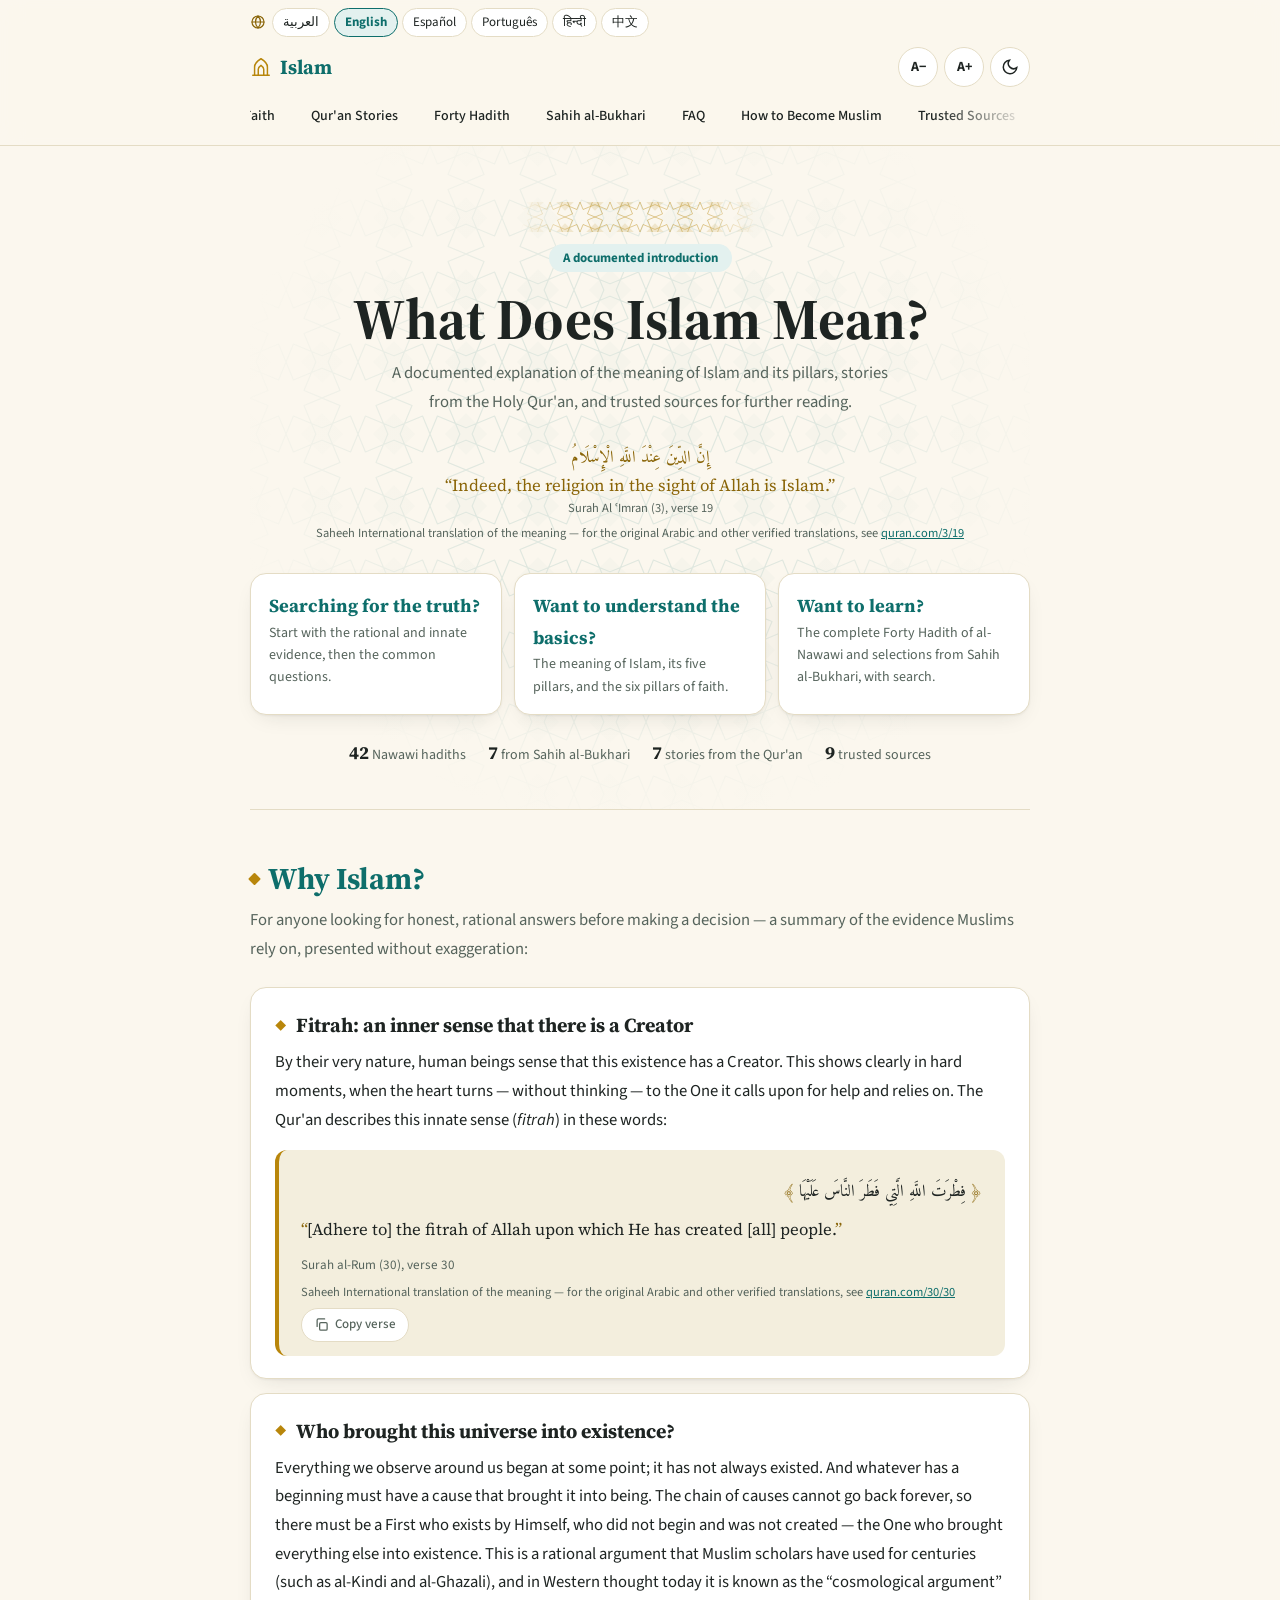
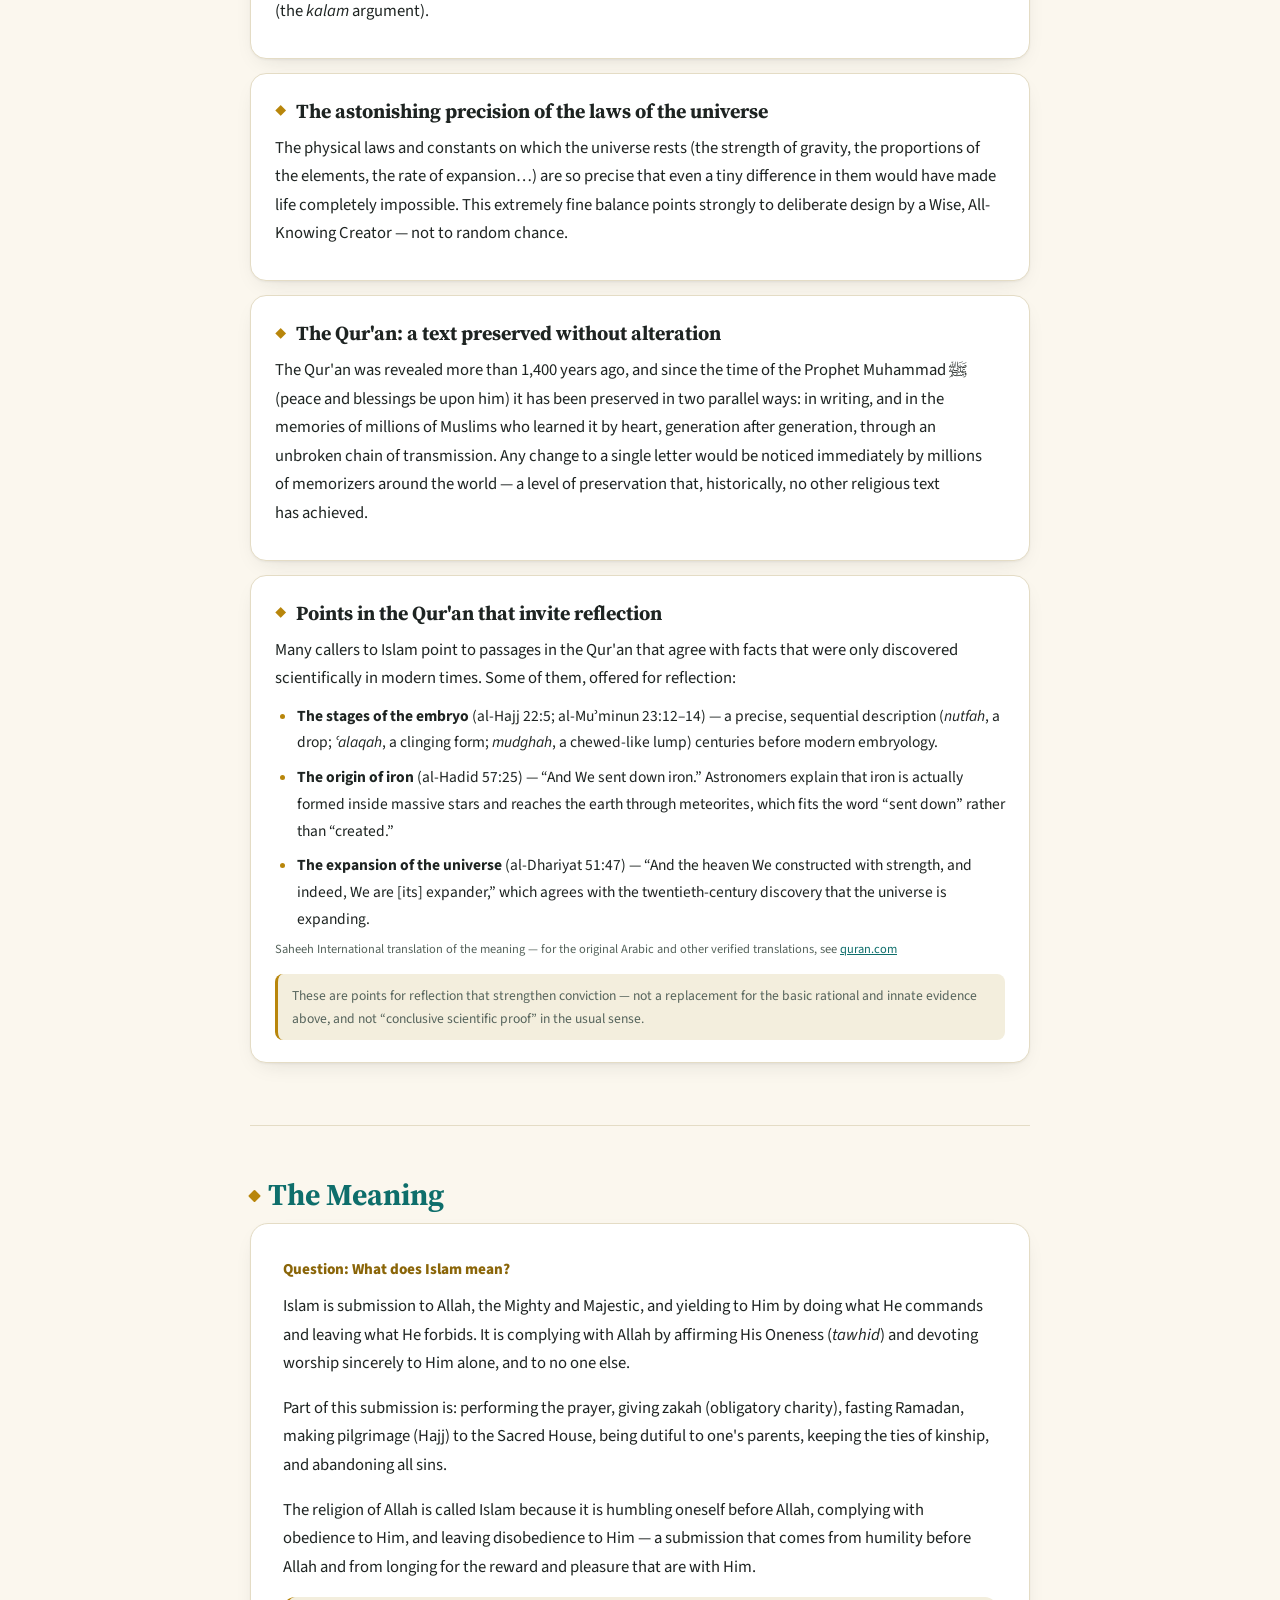
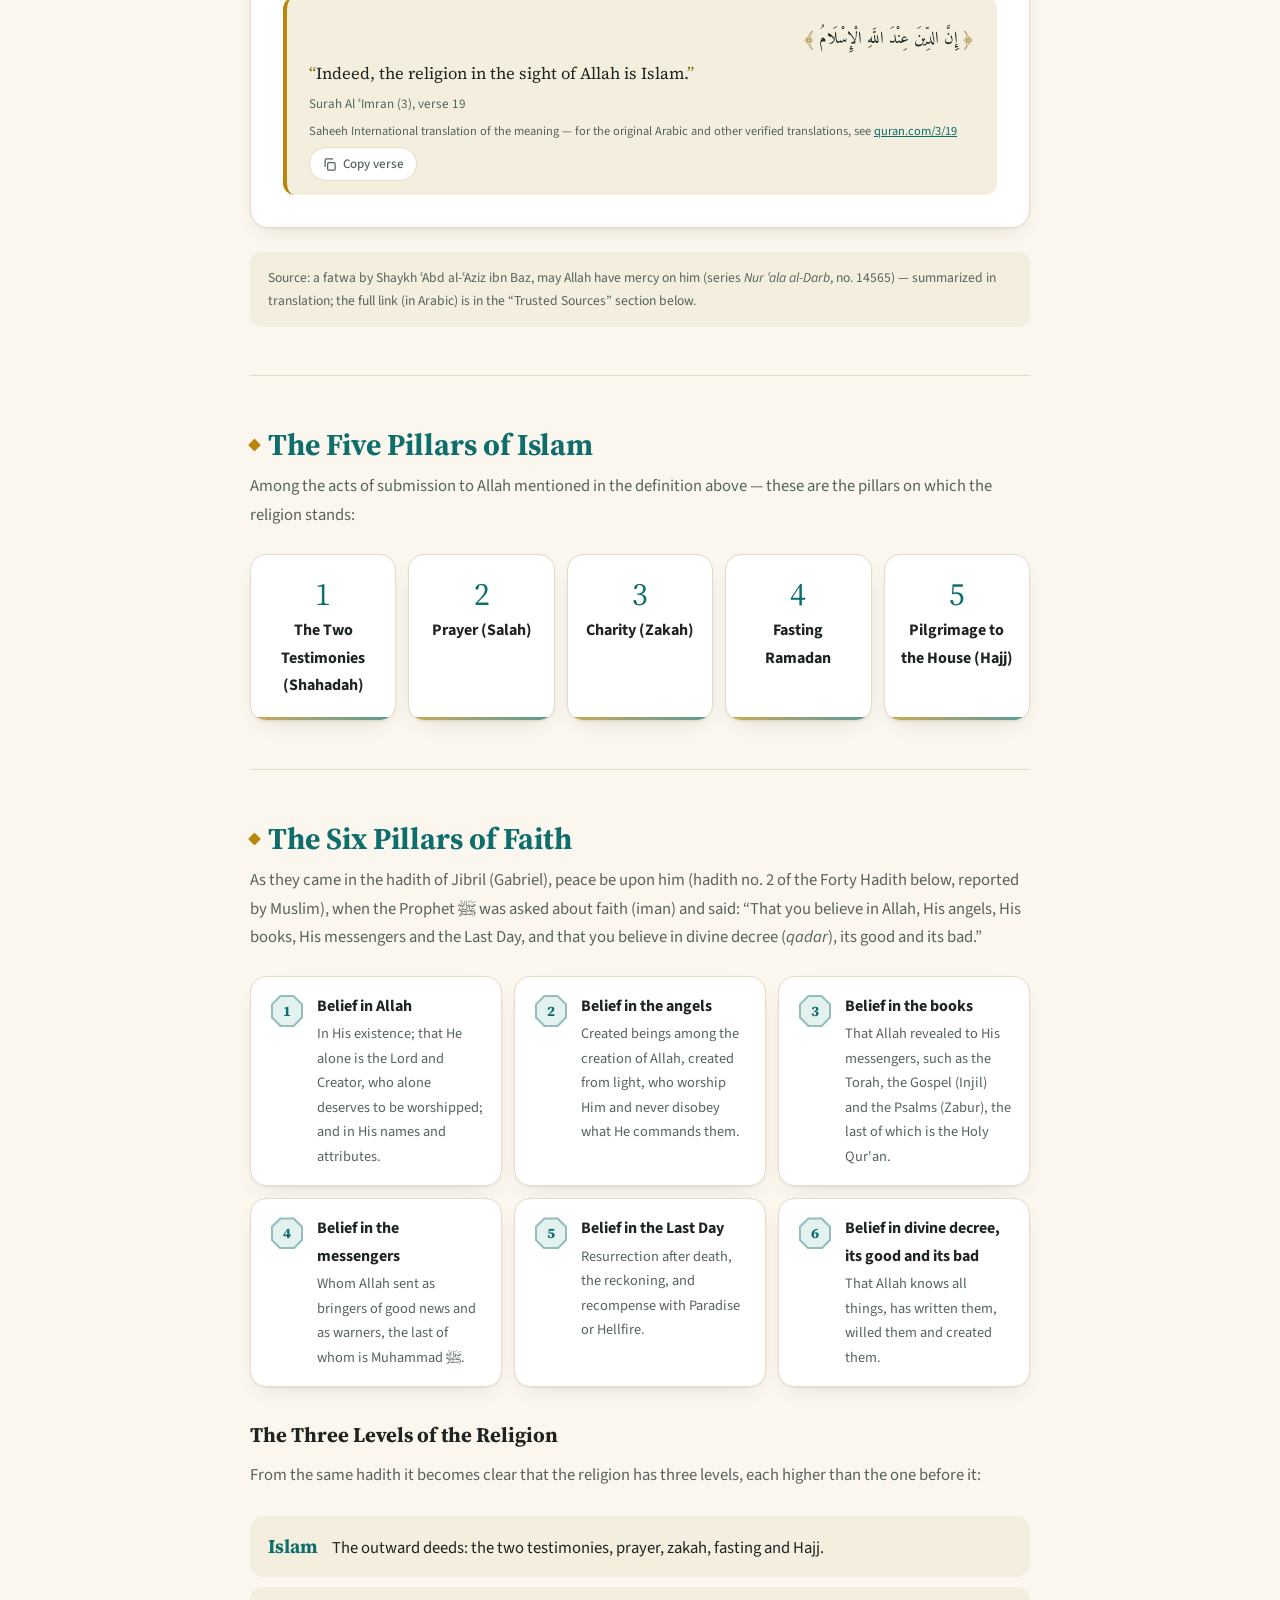
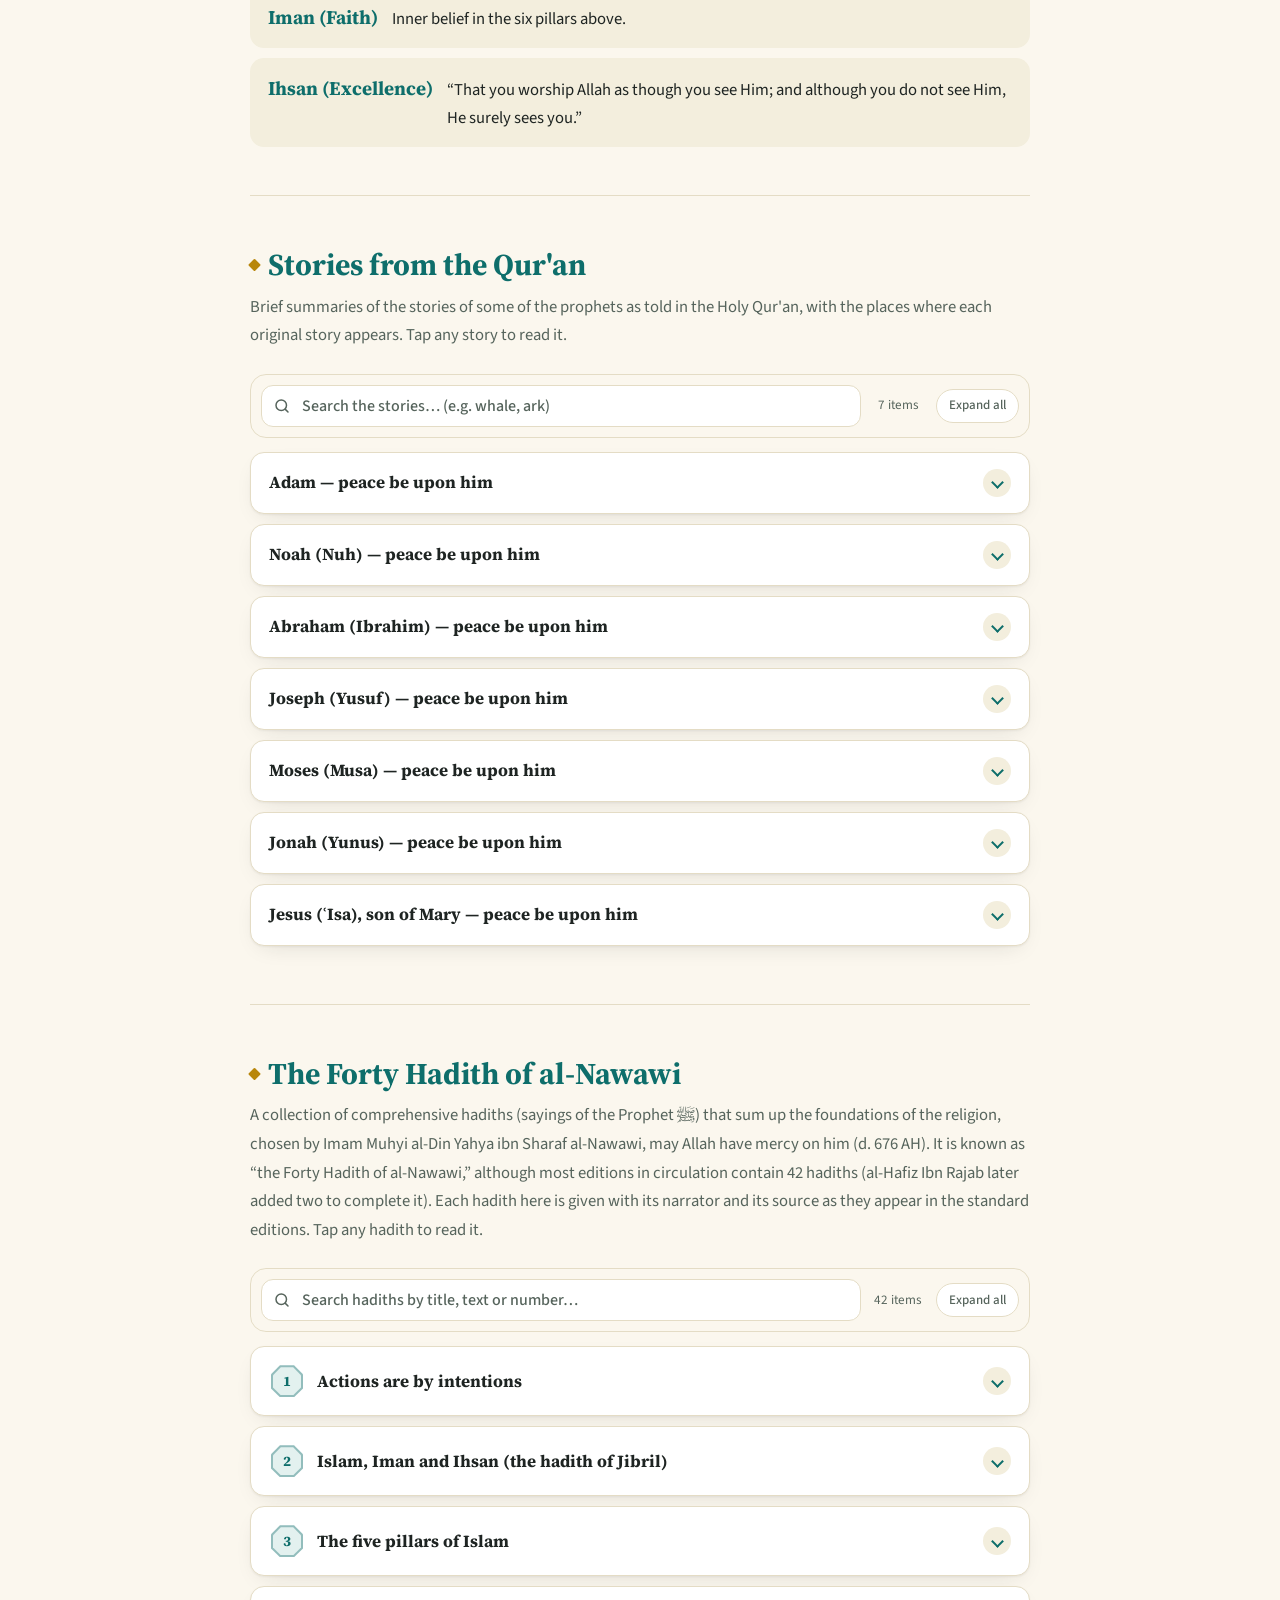
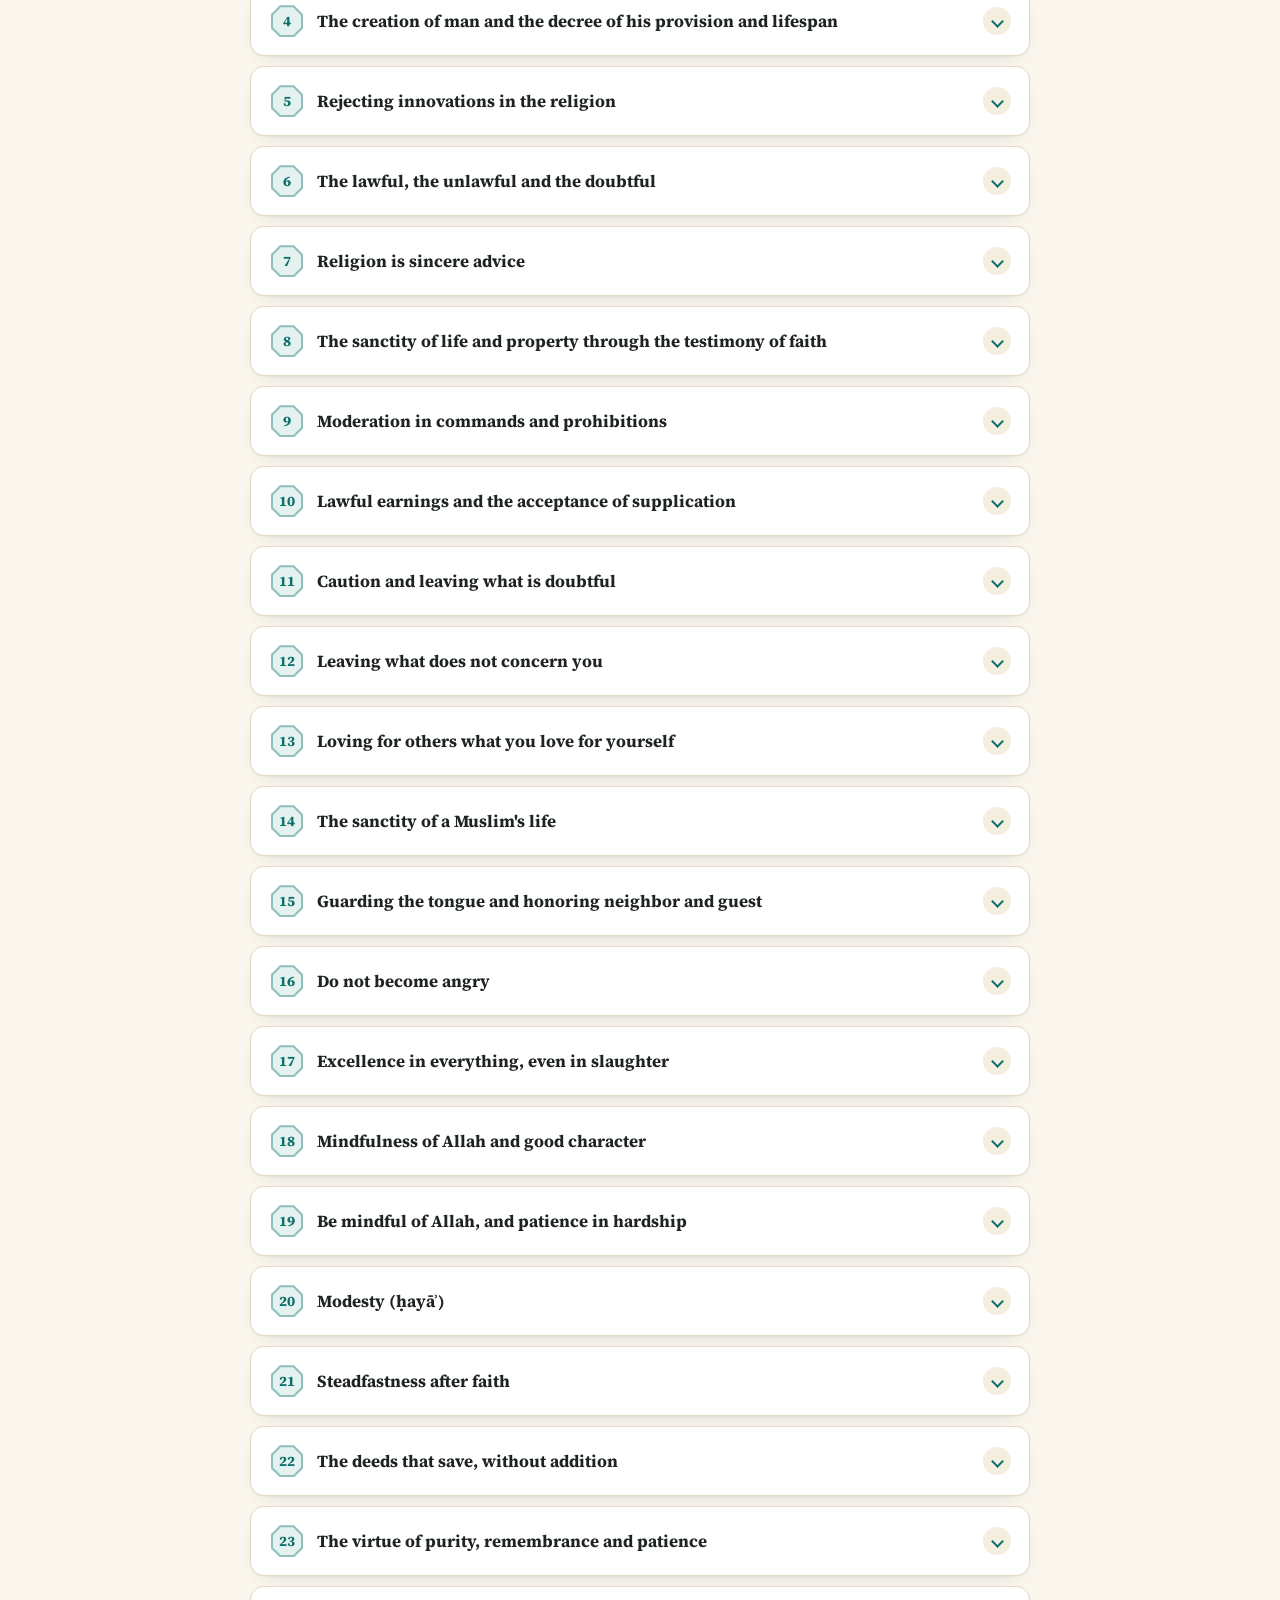
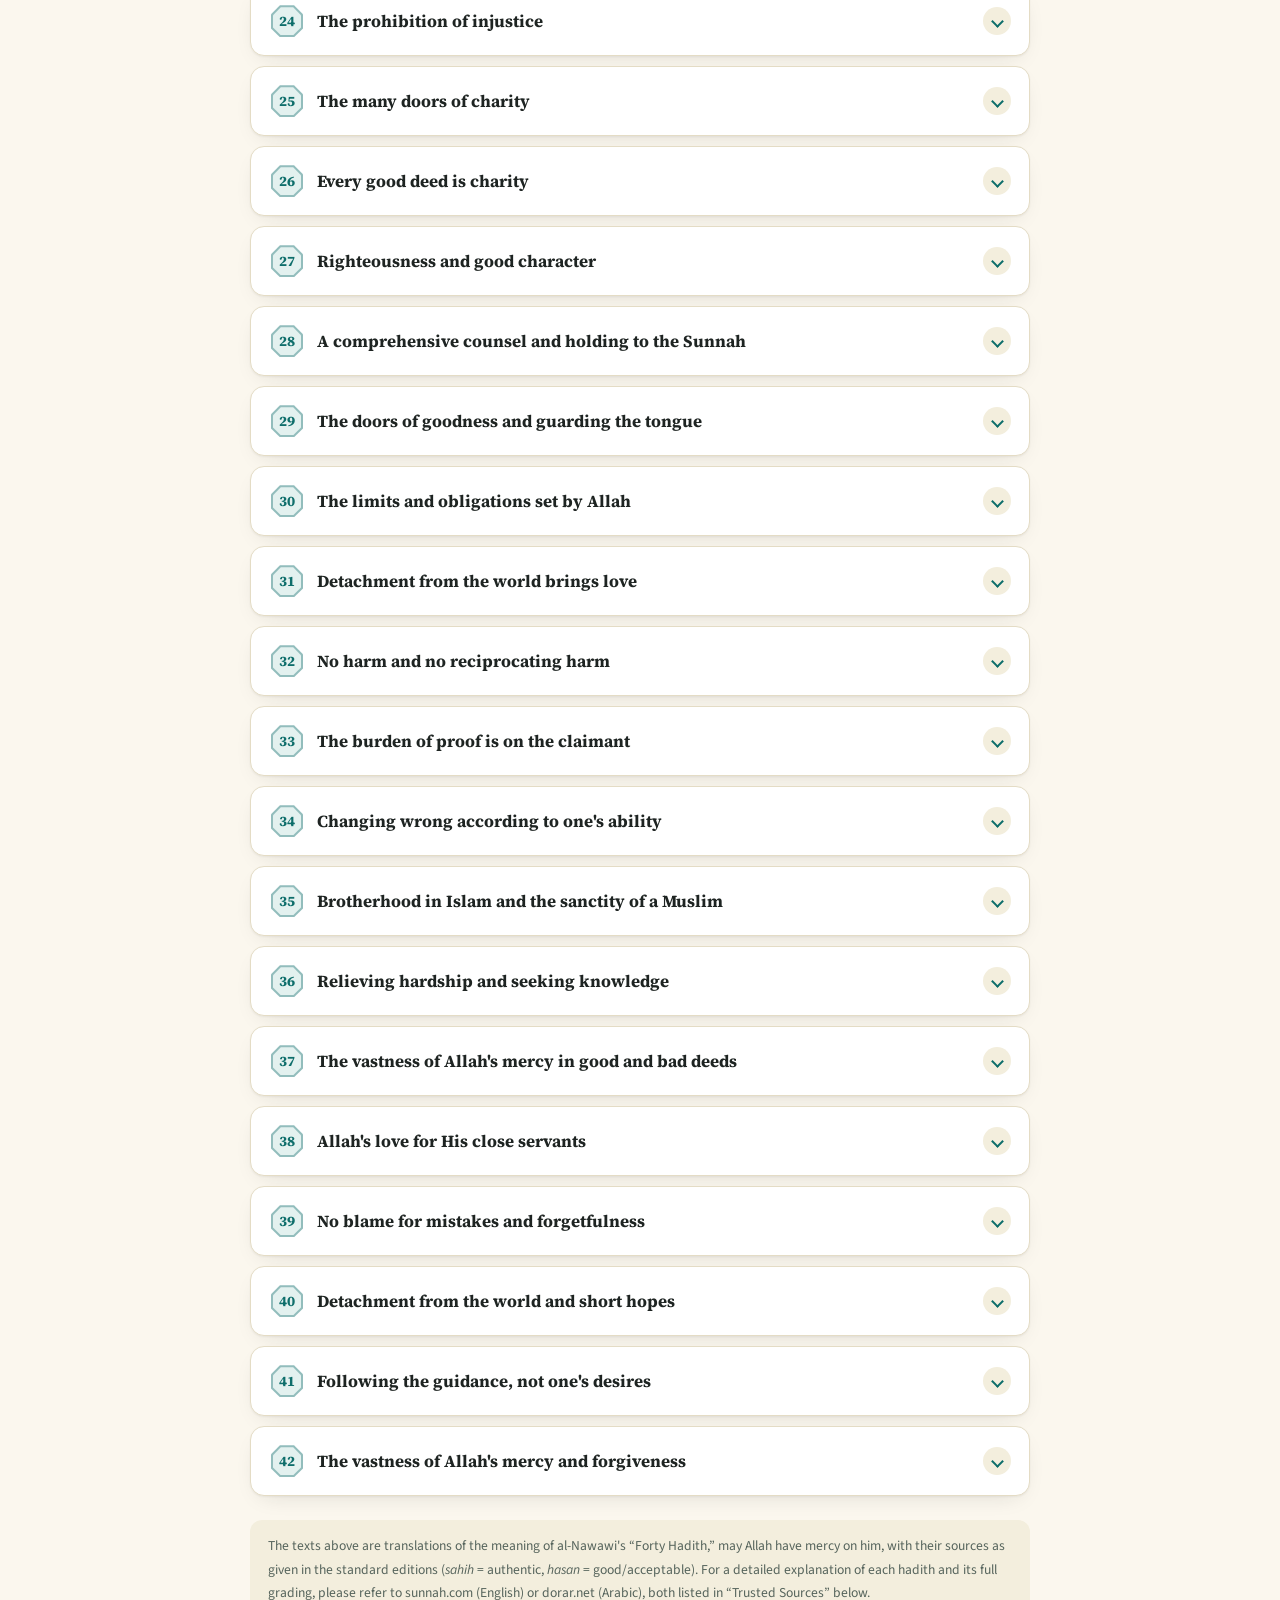
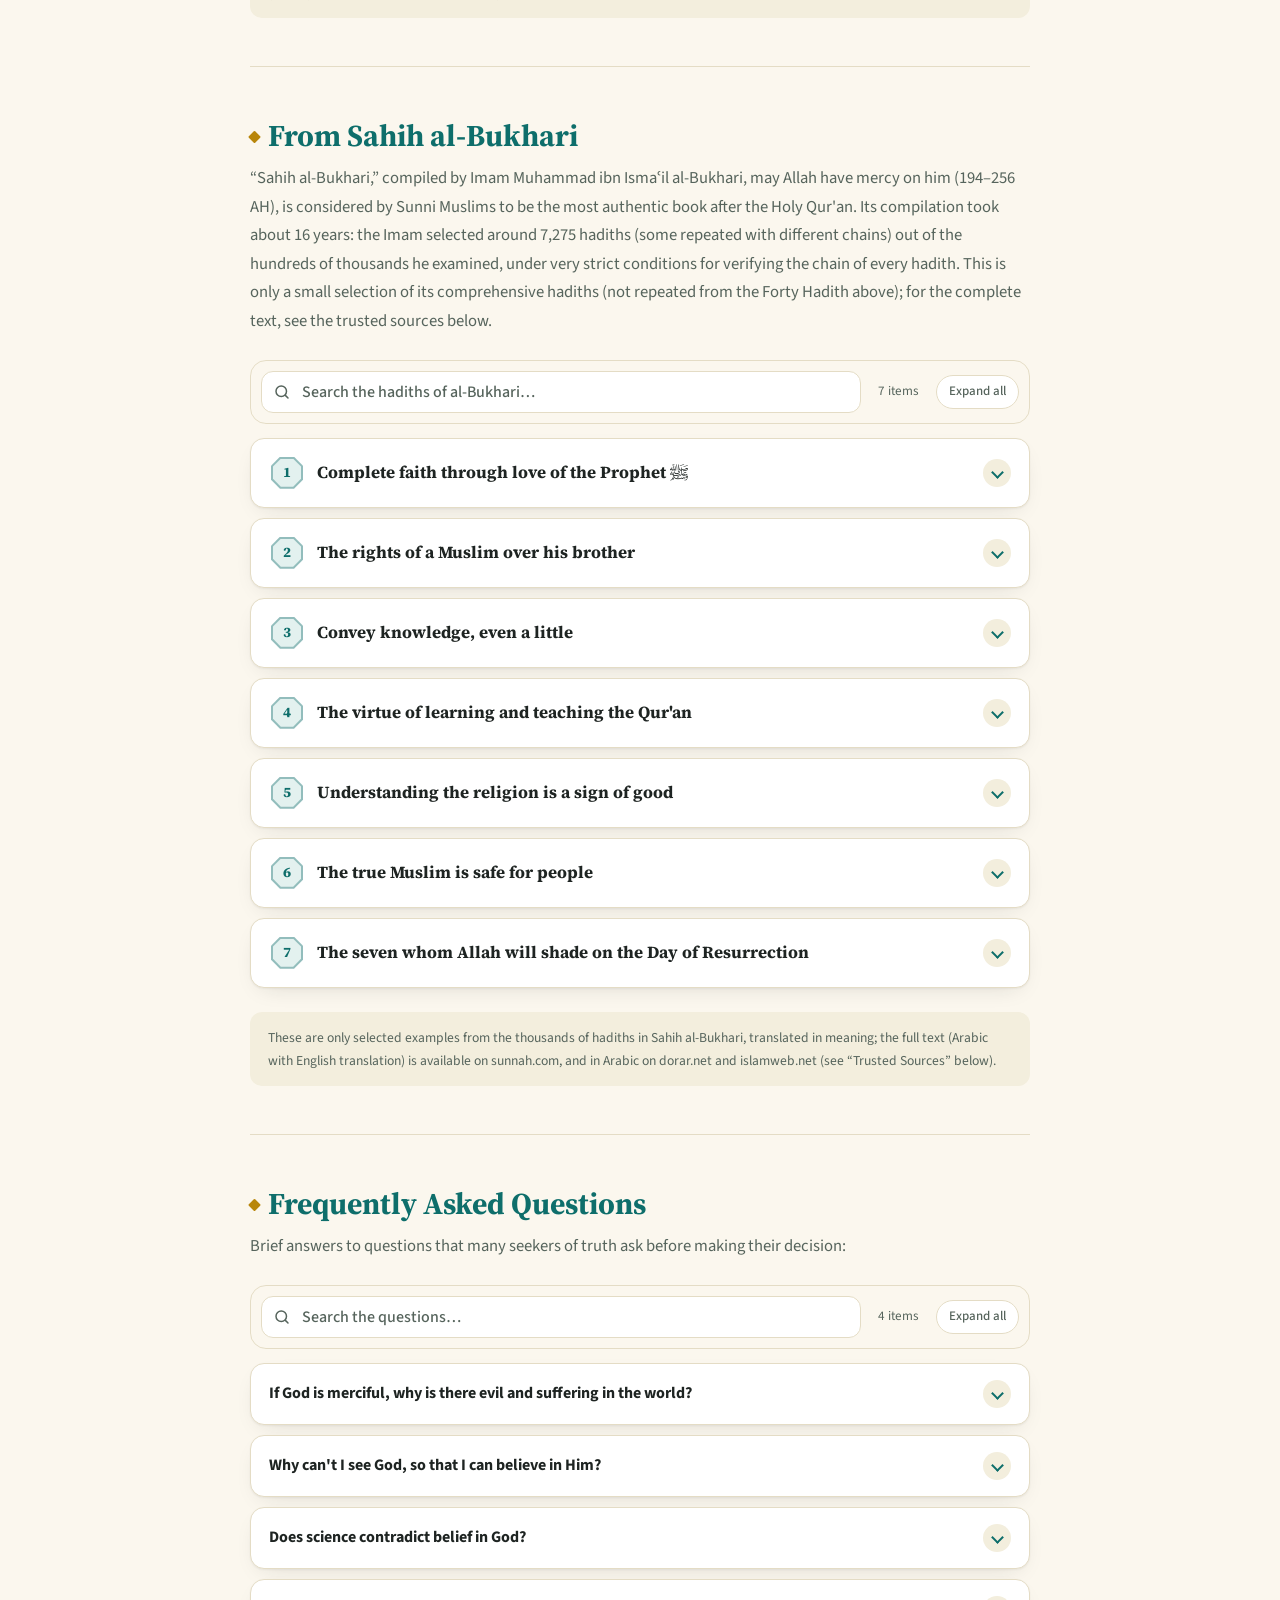
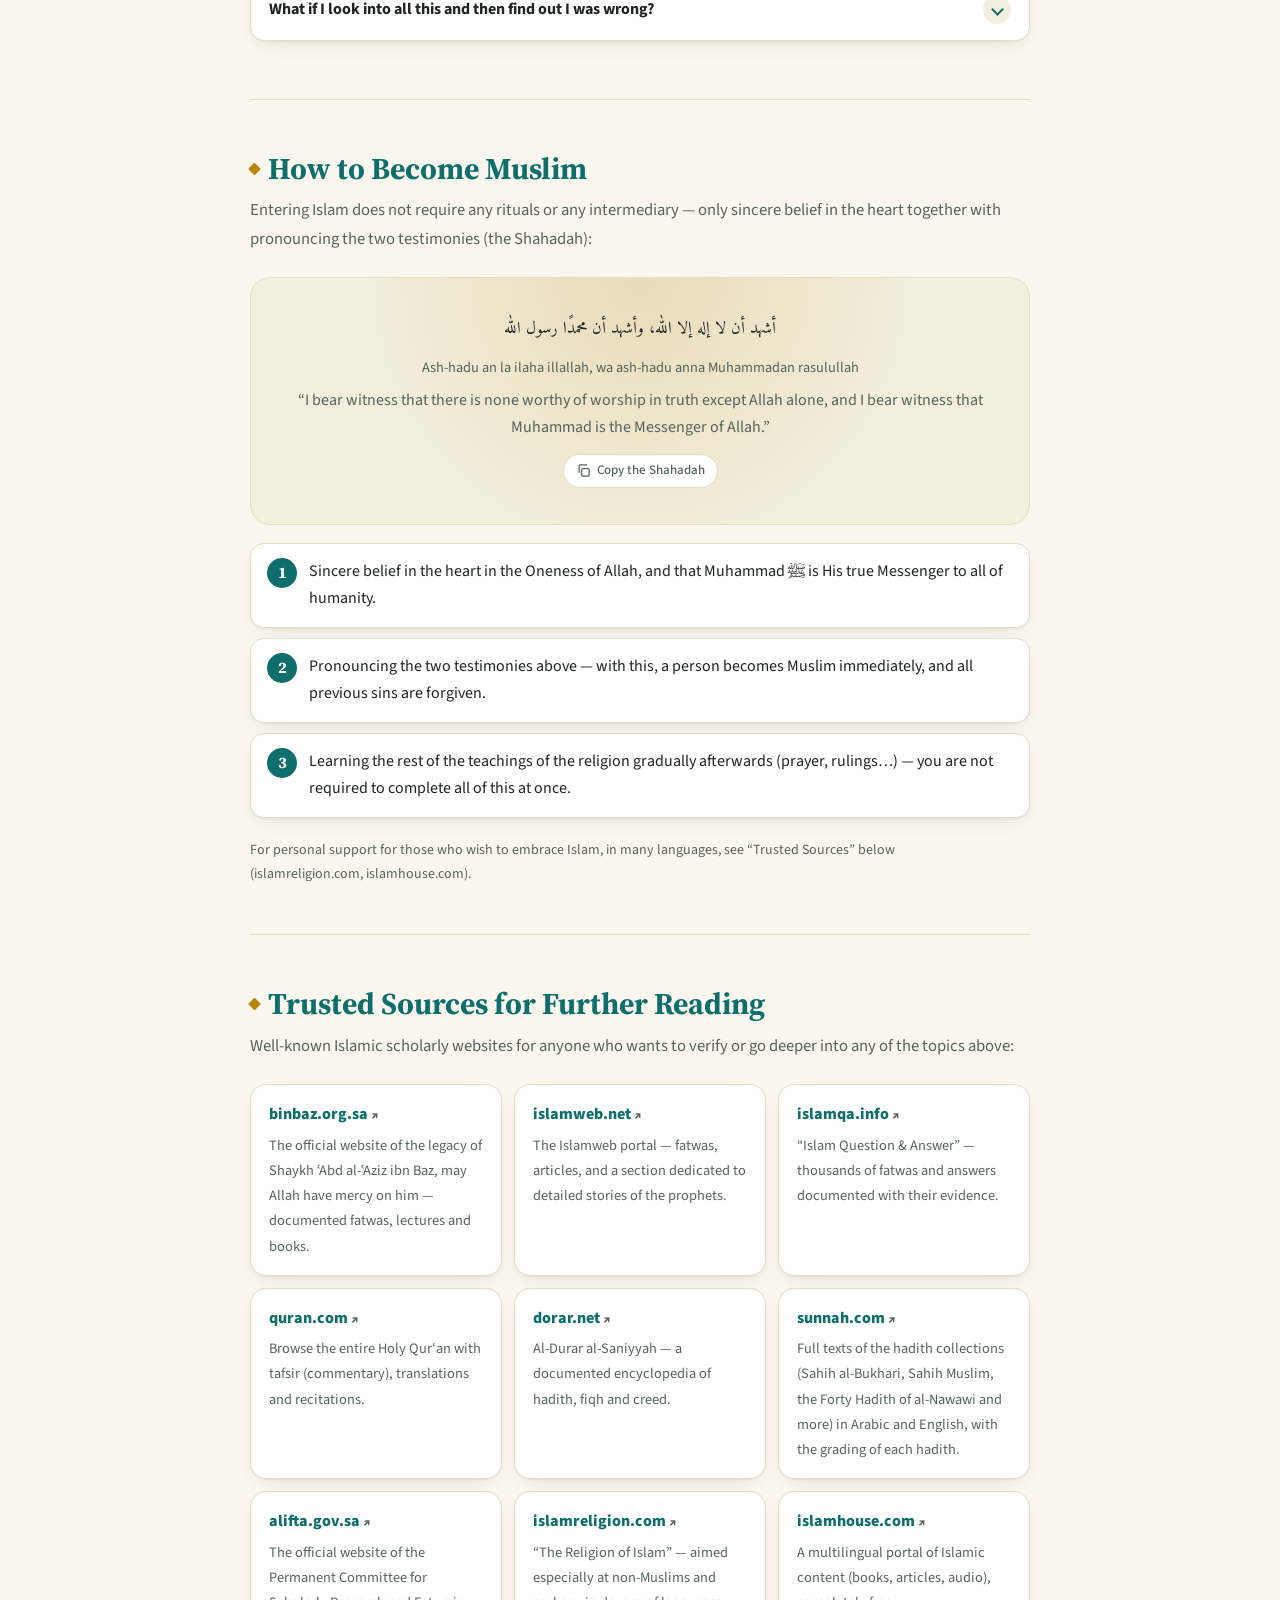
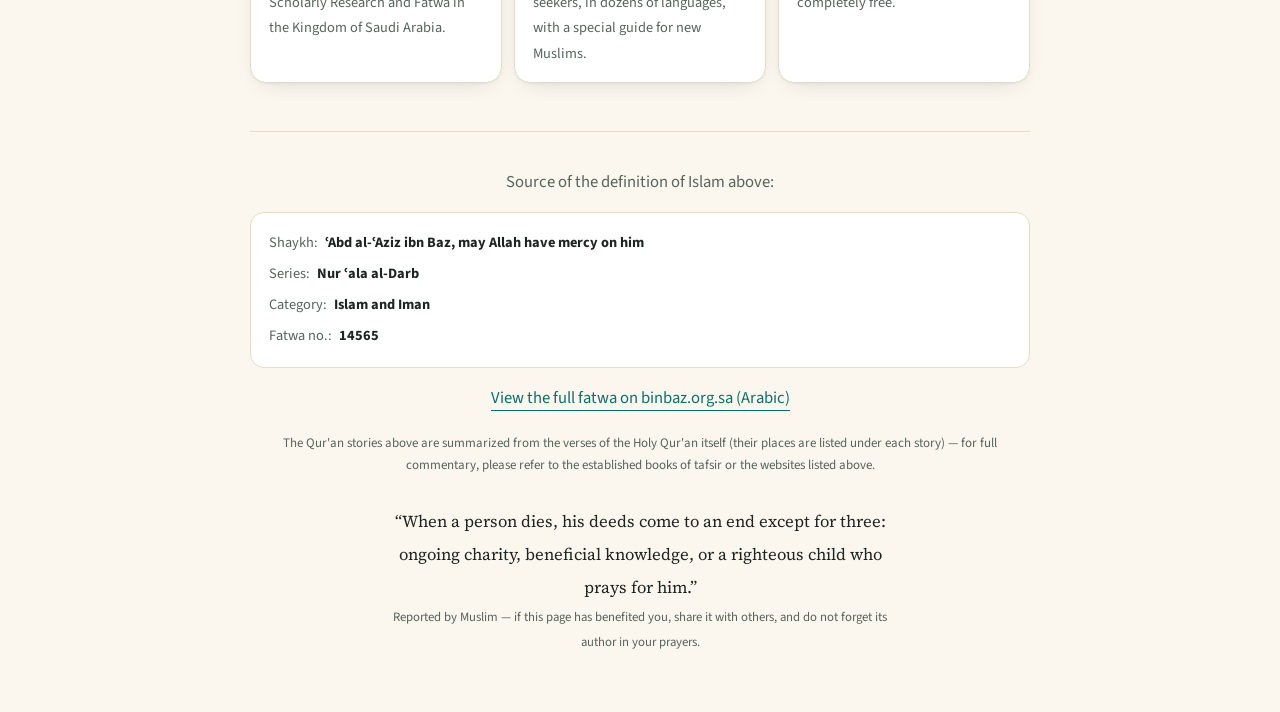
<file: en.html>
<!DOCTYPE html>
<html lang="en" dir="ltr" class="ltr">
<head>
<meta charset="UTF-8">
<meta name="viewport" content="width=device-width, initial-scale=1.0">
<title>What Does Islam Mean?</title>
<meta name="description" content="A documented introduction to the meaning of Islam, its pillars, stories of the prophets from the Qur&#x27;an, the Forty Hadith of al-Nawawi, selections from Sahih al-Bukhari, and trusted sources.">
<link rel="canonical" href="https://rfgeery.github.io/islam-site/en.html">
<meta property="og:type" content="website">
<meta property="og:title" content="What Does Islam Mean?">
<meta property="og:description" content="A documented introduction to the meaning of Islam, its pillars, stories of the prophets from the Qur&#x27;an, the Forty Hadith of al-Nawawi, selections from Sahih al-Bukhari, and trusted sources.">
<meta property="og:url" content="https://rfgeery.github.io/islam-site/en.html">
<meta property="og:locale" content="en_US">
<meta name="twitter:card" content="summary">
<link rel="alternate" hreflang="ar" href="https://rfgeery.github.io/islam-site/">
<link rel="alternate" hreflang="en" href="https://rfgeery.github.io/islam-site/en.html">
<link rel="alternate" hreflang="es" href="https://rfgeery.github.io/islam-site/es.html">
<link rel="alternate" hreflang="pt" href="https://rfgeery.github.io/islam-site/pt.html">
<link rel="alternate" hreflang="hi" href="https://rfgeery.github.io/islam-site/hi.html">
<link rel="alternate" hreflang="zh-Hans" href="https://rfgeery.github.io/islam-site/zh.html">
<link rel="alternate" hreflang="x-default" href="https://rfgeery.github.io/islam-site/">
<link rel="preconnect" href="https://fonts.googleapis.com">
<link rel="preconnect" href="https://fonts.gstatic.com" crossorigin>
<link rel="stylesheet" href="https://fonts.googleapis.com/css2?family=Amiri:wght@400;700&family=Amiri+Quran&family=Source+Sans+3:wght@400;500;700;800&family=Source+Serif+4:wght@400;700&display=swap">
<link rel="stylesheet" href="styles.css">
</head>
<body>

<div class="progress" aria-hidden="true"><span></span></div>
<a class="skip" href="#why">Skip to content</a>

<nav class="topnav" aria-label="Page sections">
  <div class="langbar" role="navigation" aria-label="Choose language">
    <svg viewBox="0 0 24 24" fill="none" stroke="currentColor" stroke-width="1.8" stroke-linecap="round" stroke-linejoin="round" aria-hidden="true"><circle cx="12" cy="12" r="9"/><path d="M3 12h18M12 3c2.5 2.7 3.8 5.7 3.8 9s-1.3 6.3-3.8 9c-2.5-2.7-3.8-5.7-3.8-9S9.5 5.7 12 3z"/></svg>
    <a href="./" lang="ar" hreflang="ar">العربية</a>
    <a href="en.html" lang="en" hreflang="en" aria-current="page">English</a>
    <a href="es.html" lang="es" hreflang="es">Español</a>
    <a href="pt.html" lang="pt" hreflang="pt">Português</a>
    <a href="hi.html" lang="hi" hreflang="hi">हिन्दी</a>
    <a href="zh.html" lang="zh-Hans" hreflang="zh-Hans">中文</a>
  </div>
  <div class="nav-row">
    <a class="brand" href="#home">
      <svg viewBox="0 0 24 24" fill="none" stroke="currentColor" stroke-width="1.6" stroke-linejoin="round" stroke-linecap="round" aria-hidden="true"><path d="M3 21h18"/><path d="M5 21v-9c0-3.6 3-6.6 7-9 4 2.4 7 5.4 7 9v9"/><path d="M9 21v-6.5c0-1.7 1.2-3.1 3-4.3 1.8 1.2 3 2.6 3 4.3V21"/></svg>
      Islam
    </a>
    <div class="tools">
      <button class="tool" type="button" id="fontDown" aria-label="Decrease text size">A−</button>
      <button class="tool" type="button" id="fontUp" aria-label="Increase text size">A+</button>
      <button class="tool" type="button" id="themeBtn" aria-label="Switch to dark mode">
        <svg class="sun" viewBox="0 0 24 24" fill="none" stroke="currentColor" stroke-width="2" stroke-linecap="round" aria-hidden="true"><path d="M21 12.8A9 9 0 1 1 11.2 3a7 7 0 0 0 9.8 9.8z"/></svg>
        <svg class="moon" viewBox="0 0 24 24" fill="none" stroke="currentColor" stroke-width="2" stroke-linecap="round" aria-hidden="true"><circle cx="12" cy="12" r="4"/><path d="M12 2v2M12 20v2M4.9 4.9l1.4 1.4M17.7 17.7l1.4 1.4M2 12h2M20 12h2M4.9 19.1l1.4-1.4M17.7 6.3l1.4-1.4"/></svg>
      </button>
    </div>
  </div>
  <div class="chips" id="chips">
    <a href="#why">Why Islam</a>
    <a href="#meaning">Meaning</a>
    <a href="#pillars">Pillars of Islam</a>
    <a href="#iman">Pillars of Faith</a>
    <a href="#stories">Qur'an Stories</a>
    <a href="#hadith">Forty Hadith</a>
    <a href="#bukhari">Sahih al-Bukhari</a>
    <a href="#faq">FAQ</a>
    <a href="#shahada">How to Become Muslim</a>
    <a href="#sources">Trusted Sources</a>
  </div>
</nav>

<main class="wrap">
  <header class="hero" id="home">
    <span class="hero-band" aria-hidden="true"></span>
    <div class="eyebrow">A documented introduction</div>
    <h1 class="title">What Does Islam Mean?</h1>
    <p class="subtitle">A documented explanation of the meaning of Islam and its pillars, stories from the Holy Qur'an, and trusted sources for further reading.</p>
    <p class="hero-verse"><span class="ar" lang="ar" dir="rtl">إِنَّ الدِّينَ عِنْدَ اللَّهِ الْإِسْلَامُ</span><span class="tr">“Indeed, the religion in the sight of Allah is Islam.”</span><small>Surah Al ʿImran (3), verse 19</small></p>
    <span class="tr-note">Saheeh International translation of the meaning — for the original Arabic and other verified translations, see <a href="https://quran.com/3/19" target="_blank" rel="noopener">quran.com/3/19</a></span>

    <div class="paths">
      <a class="path" href="#why"><b>Searching for the truth?</b><span>Start with the rational and innate evidence, then the common questions.</span></a>
      <a class="path" href="#meaning"><b>Want to understand the basics?</b><span>The meaning of Islam, its five pillars, and the six pillars of faith.</span></a>
      <a class="path" href="#hadith"><b>Want to learn?</b><span>The complete Forty Hadith of al-Nawawi and selections from Sahih al-Bukhari, with search.</span></a>
    </div>
    <div class="stats" aria-label="Page contents">
      <span><strong>42</strong> Nawawi hadiths</span>
      <span><strong>7</strong> from Sahih al-Bukhari</span>
      <span><strong>7</strong> stories from the Qur'an</span>
      <span><strong>9</strong> trusted sources</span>
    </div>
  </header>

  <section id="why">
    <h2 class="section-title">Why Islam?</h2>
    <p class="section-sub">For anyone looking for honest, rational answers before making a decision — a summary of the evidence Muslims rely on, presented without exaggeration:</p>

    <div class="reason">
      <h3><span class="ico">◆</span> Fitrah: an inner sense that there is a Creator</h3>
      <p>By their very nature, human beings sense that this existence has a Creator. This shows clearly in hard moments, when the heart turns — without thinking — to the One it calls upon for help and relies on. The Qur'an describes this innate sense (<em>fitrah</em>) in these words:</p>
      <div class="verse-box">
        <p class="quote-ar" lang="ar" dir="rtl">فِطْرَتَ اللَّهِ الَّتِي فَطَرَ النَّاسَ عَلَيْهَا</p>
        <p class="quote-tr">[Adhere to] the fitrah of Allah upon which He has created [all] people.</p>
        <div class="verse-ref">Surah al-Rum (30), verse 30</div>
        <span class="tr-note">Saheeh International translation of the meaning — for the original Arabic and other verified translations, see <a href="https://quran.com/30/30" target="_blank" rel="noopener">quran.com/30/30</a></span>
      </div>
    </div>

    <div class="reason">
      <h3><span class="ico">◆</span> Who brought this universe into existence?</h3>
      <p>Everything we observe around us began at some point; it has not always existed. And whatever has a beginning must have a cause that brought it into being. The chain of causes cannot go back forever, so there must be a First who exists by Himself, who did not begin and was not created — the One who brought everything else into existence. This is a rational argument that Muslim scholars have used for centuries (such as al-Kindi and al-Ghazali), and in Western thought today it is known as the “cosmological argument” (the <em>kalam</em> argument).</p>
    </div>

    <div class="reason">
      <h3><span class="ico">◆</span> The astonishing precision of the laws of the universe</h3>
      <p>The physical laws and constants on which the universe rests (the strength of gravity, the proportions of the elements, the rate of expansion…) are so precise that even a tiny difference in them would have made life completely impossible. This extremely fine balance points strongly to deliberate design by a Wise, All-Knowing Creator — not to random chance.</p>
    </div>

    <div class="reason">
      <h3><span class="ico">◆</span> The Qur'an: a text preserved without alteration</h3>
      <p>The Qur'an was revealed more than 1,400 years ago, and since the time of the Prophet Muhammad ﷺ (peace and blessings be upon him) it has been preserved in two parallel ways: in writing, and in the memories of millions of Muslims who learned it by heart, generation after generation, through an unbroken chain of transmission. Any change to a single letter would be noticed immediately by millions of memorizers around the world — a level of preservation that, historically, no other religious text has achieved.</p>
    </div>

    <div class="reason">
      <h3><span class="ico">◆</span> Points in the Qur'an that invite reflection</h3>
      <p>Many callers to Islam point to passages in the Qur'an that agree with facts that were only discovered scientifically in modern times. Some of them, offered for reflection:</p>
      <ul class="mini-list">
        <li><strong>The stages of the embryo</strong> (al-Hajj 22:5; al-Muʾminun 23:12–14) — a precise, sequential description (<em>nutfah</em>, a drop; <em>ʿalaqah</em>, a clinging form; <em>mudghah</em>, a chewed-like lump) centuries before modern embryology.</li>
        <li><strong>The origin of iron</strong> (al-Hadid 57:25) — “And We sent down iron.” Astronomers explain that iron is actually formed inside massive stars and reaches the earth through meteorites, which fits the word “sent down” rather than “created.”</li>
        <li><strong>The expansion of the universe</strong> (al-Dhariyat 51:47) — “And the heaven We constructed with strength, and indeed, We are [its] expander,” which agrees with the twentieth-century discovery that the universe is expanding.</li>
      </ul>
      <span class="tr-note">Saheeh International translation of the meaning — for the original Arabic and other verified translations, see <a href="https://quran.com" target="_blank" rel="noopener">quran.com</a></span>
      <div class="caution">These are points for reflection that strengthen conviction — not a replacement for the basic rational and innate evidence above, and not “conclusive scientific proof” in the usual sense.</div>
    </div>

  </section>

  <section id="meaning">
    <h2 class="section-title">The Meaning</h2>
    <div class="qa-card">
      <div class="question">What does Islam mean?</div>
      <p>Islam is submission to Allah, the Mighty and Majestic, and yielding to Him by doing what He commands and leaving what He forbids. It is complying with Allah by affirming His Oneness (<em>tawhid</em>) and devoting worship sincerely to Him alone, and to no one else.</p>
      <p>Part of this submission is: performing the prayer, giving zakah (obligatory charity), fasting Ramadan, making pilgrimage (Hajj) to the Sacred House, being dutiful to one's parents, keeping the ties of kinship, and abandoning all sins.</p>
      <p>The religion of Allah is called Islam because it is humbling oneself before Allah, complying with obedience to Him, and leaving disobedience to Him — a submission that comes from humility before Allah and from longing for the reward and pleasure that are with Him.</p>
      <div class="verse-box">
        <p class="quote-ar" lang="ar" dir="rtl">إِنَّ الدِّينَ عِنْدَ اللَّهِ الْإِسْلَامُ</p>
        <p class="quote-tr">Indeed, the religion in the sight of Allah is Islam.</p>
        <div class="verse-ref">Surah Al ʿImran (3), verse 19</div>
        <span class="tr-note">Saheeh International translation of the meaning — for the original Arabic and other verified translations, see <a href="https://quran.com/3/19" target="_blank" rel="noopener">quran.com/3/19</a></span>
      </div>
    </div>
    <div class="disclaimer">Source: a fatwa by Shaykh ʿAbd al-ʿAziz ibn Baz, may Allah have mercy on him (series <em>Nur ʿala al-Darb</em>, no. 14565) — summarized in translation; the full link (in Arabic) is in the “Trusted Sources” section below.</div>
  </section>

  <section id="pillars">
    <h2 class="section-title">The Five Pillars of Islam</h2>
    <p class="section-sub">Among the acts of submission to Allah mentioned in the definition above — these are the pillars on which the religion stands:</p>
    <div class="pillars">
      <div class="pillar"><span class="num">1</span><span class="name">The Two Testimonies (Shahadah)</span></div>
      <div class="pillar"><span class="num">2</span><span class="name">Prayer (Salah)</span></div>
      <div class="pillar"><span class="num">3</span><span class="name">Charity (Zakah)</span></div>
      <div class="pillar"><span class="num">4</span><span class="name">Fasting Ramadan</span></div>
      <div class="pillar"><span class="num">5</span><span class="name">Pilgrimage to the House (Hajj)</span></div>
    </div>
  </section>

  <section id="iman">
    <h2 class="section-title">The Six Pillars of Faith</h2>
    <p class="section-sub">As they came in the hadith of Jibril (Gabriel), peace be upon him (hadith no. 2 of the Forty Hadith below, reported by Muslim), when the Prophet ﷺ was asked about faith (iman) and said: “That you believe in Allah, His angels, His books, His messengers and the Last Day, and that you believe in divine decree (<em>qadar</em>), its good and its bad.”</p>
    <div class="iman-grid">
      <div class="iman-item"><span class="hnum">1</span><div><b>Belief in Allah</b><span class="d">In His existence; that He alone is the Lord and Creator, who alone deserves to be worshipped; and in His names and attributes.</span></div></div>
      <div class="iman-item"><span class="hnum">2</span><div><b>Belief in the angels</b><span class="d">Created beings among the creation of Allah, created from light, who worship Him and never disobey what He commands them.</span></div></div>
      <div class="iman-item"><span class="hnum">3</span><div><b>Belief in the books</b><span class="d">That Allah revealed to His messengers, such as the Torah, the Gospel (Injil) and the Psalms (Zabur), the last of which is the Holy Qur'an.</span></div></div>
      <div class="iman-item"><span class="hnum">4</span><div><b>Belief in the messengers</b><span class="d">Whom Allah sent as bringers of good news and as warners, the last of whom is Muhammad ﷺ.</span></div></div>
      <div class="iman-item"><span class="hnum">5</span><div><b>Belief in the Last Day</b><span class="d">Resurrection after death, the reckoning, and recompense with Paradise or Hellfire.</span></div></div>
      <div class="iman-item"><span class="hnum">6</span><div><b>Belief in divine decree, its good and its bad</b><span class="d">That Allah knows all things, has written them, willed them and created them.</span></div></div>
    </div>

    <h3 class="sub-h">The Three Levels of the Religion</h3>
    <p class="section-sub" style="margin-bottom:12px">From the same hadith it becomes clear that the religion has three levels, each higher than the one before it:</p>
    <div class="levels">
      <div class="level"><span class="lv">Islam</span><p>The outward deeds: the two testimonies, prayer, zakah, fasting and Hajj.</p></div>
      <div class="level"><span class="lv">Iman (Faith)</span><p>Inner belief in the six pillars above.</p></div>
      <div class="level"><span class="lv">Ihsan (Excellence)</span><p>“That you worship Allah as though you see Him; and although you do not see Him, He surely sees you.”</p></div>
    </div>
  </section>

  <section id="stories">
    <h2 class="section-title">Stories from the Qur'an</h2>
    <p class="section-sub">Brief summaries of the stories of some of the prophets as told in the Holy Qur'an, with the places where each original story appears. Tap any story to read it.</p>

    <details class="story">
      <summary><span class="name">Adam — peace be upon him</span><span class="chev">▸</span></summary>
      <div class="story-body">
        <p>Allah created Adam from dust, breathed into him of the spirit He created, and taught him the names of all things. Then He commanded the angels to prostrate to him, and they all prostrated except Iblis (Satan), who was arrogant and refused, so Allah expelled him from His mercy. Allah let Adam and his wife Hawwaʾ (Eve) dwell in Paradise and forbade them to eat from one particular tree. Satan whispered to them until they ate from it; then they regretted it and turned to Allah in repentance, and He accepted their repentance and sent them down to the earth, to be its first successors (stewards).</p>
        <span class="story-ref">Qur'an: al-Baqarah 2:30–39 · al-Aʿraf 7:11–25 · Ta-Ha 20:115–123</span>
        <span class="tr-note">Quotations from the Qur'an are given in translation of their meaning (mostly Saheeh International) — for the original Arabic and verified translations, see <a href="https://quran.com" target="_blank" rel="noopener">quran.com</a></span>
      </div>
    </details>

    <details class="story">
      <summary><span class="name">Noah (Nuh) — peace be upon him</span><span class="chev">▸</span></summary>
      <div class="story-body">
        <p>Allah sent him to his people to call them to worship Allah alone and to abandon the worship of idols. He remained among them for a thousand years less fifty, calling them night and day, yet only a few of them believed. Allah commanded him to build an ark, and he carried in it those who believed with him, and a pair of every kind of creature. Then Allah sent the flood, which drowned the disbelievers, and Noah and those with him in the ark were saved by the mercy of Allah.</p>
        <span class="story-ref">Qur'an: Hud 11:25–49 · Surah Nuh (71) in full · al-ʿAnkabut 29:14</span>
        <span class="tr-note">Quotations from the Qur'an are given in translation of their meaning (mostly Saheeh International) — for the original Arabic and verified translations, see <a href="https://quran.com" target="_blank" rel="noopener">quran.com</a></span>
      </div>
    </details>

    <details class="story">
      <summary><span class="name">Abraham (Ibrahim) — peace be upon him</span><span class="chev">▸</span></summary>
      <div class="story-body">
        <p>Abraham grew up among a people who worshipped idols and heavenly bodies. He called them to the Oneness of Allah with argument and proof, and he broke their idols. His people tried to burn him as punishment, but Allah saved him from the fire unharmed. Allah commanded him to build the Kaʿbah together with his son Ishmael (Ismaʿil), peace be upon them both. He was tested with Allah's command to sacrifice his son, and when he submitted to his Lord's command, Allah ransomed the son with a great sacrifice in his place.</p>
        <span class="story-ref">Qur'an: al-Anbiyaʾ 21:51–70 · al-Saffat 37:83–113 · al-Baqarah 2:124–129</span>
        <span class="tr-note">Quotations from the Qur'an are given in translation of their meaning (mostly Saheeh International) — for the original Arabic and verified translations, see <a href="https://quran.com" target="_blank" rel="noopener">quran.com</a></span>
      </div>
    </details>

    <details class="story">
      <summary><span class="name">Joseph (Yusuf) — peace be upon him</span><span class="chev">▸</span></summary>
      <div class="story-body">
        <p>Joseph saw a dream, and his brothers envied him because of it. They threw him into a well and left him there. Some travellers pulled him out, and he was sold as a slave in Egypt. There, the wife of his master tried to seduce him, but he refused and Allah protected him. He was unjustly imprisoned for years; then he interpreted the king's dreams, was released, and the king put him in charge of the storehouses of Egypt because of his trustworthiness and good management. In the end, Allah reunited him with his father and brothers after long years of separation and sorrow.</p>
        <span class="story-ref">Qur'an: Surah Yusuf (12) in full</span>
        <span class="tr-note">Quotations from the Qur'an are given in translation of their meaning (mostly Saheeh International) — for the original Arabic and verified translations, see <a href="https://quran.com" target="_blank" rel="noopener">quran.com</a></span>
      </div>
    </details>

    <details class="story">
      <summary><span class="name">Moses (Musa) — peace be upon him</span><span class="chev">▸</span></summary>
      <div class="story-body">
        <p>Moses was born at a time when Pharaoh was ordering the killing of the sons of the Children of Israel. Allah inspired his mother to place him in a chest and cast it into the river, and Pharaoh's household picked him up, so he was raised in Pharaoh's palace. Allah sent him as a messenger to Pharaoh, calling him to the Oneness of Allah and to let the Children of Israel go with him. Allah showed many signs at his hands, and parted the sea to save the Children of Israel, who crossed it; and Allah drowned Pharaoh and his soldiers when they followed them into it.</p>
        <span class="story-ref">Qur'an: al-Qasas 28:1–43 · al-Aʿraf 7:103–156 · al-Shuʿaraʾ 26:10–68</span>
        <span class="tr-note">Quotations from the Qur'an are given in translation of their meaning (mostly Saheeh International) — for the original Arabic and verified translations, see <a href="https://quran.com" target="_blank" rel="noopener">quran.com</a></span>
      </div>
    </details>

    <details class="story">
      <summary><span class="name">Jonah (Yunus) — peace be upon him</span><span class="chev">▸</span></summary>
      <div class="story-body">
        <p>After calling his people for a long time, Jonah became angry with them and left them before Allah had permitted him to do so. He boarded a ship at sea, and the great fish (whale) swallowed him, and he was in its belly in layers of darkness. He called upon Allah in repentance, admitting his mistake, glorifying Allah with His praise and affirming His Oneness. Allah answered his prayer and saved him from the belly of the fish; then he returned to his people, and they all believed in him.</p>
        <span class="story-ref">Qur'an: al-Anbiyaʾ 21:87–88 · al-Saffat 37:139–148 · Surah Yunus (10)</span>
        <span class="tr-note">Quotations from the Qur'an are given in translation of their meaning (mostly Saheeh International) — for the original Arabic and verified translations, see <a href="https://quran.com" target="_blank" rel="noopener">quran.com</a></span>
      </div>
    </details>

    <details class="story">
      <summary><span class="name">Jesus (ʿIsa), son of Mary — peace be upon him</span><span class="chev">▸</span></summary>
      <div class="story-body">
        <p>The angels gave Mary (Maryam) — the righteous woman whom Allah had chosen and purified — the good news of a son whose name would be “the Messiah, Jesus, the son of Mary.” She said: “My Lord, how will I have a child when no man has touched me?” The answer came: “Such is Allah; He creates what He wills. When He decrees a matter, He only says to it, ‘Be,’ and it is.” So Jesus was born without a father, by the power of Allah alone. The Qur'an makes this easier to understand with the example of Adam, whom Allah created from dust with neither father nor mother (Al ʿImran 3:59).</p>
        <p>When she brought him to her people and they accused her, she pointed to him while he was still in the cradle, and Allah made him speak to clear his mother's name. The first words he said were: “Indeed, I am the servant of Allah. He has given me the Scripture and made me a prophet” (Maryam 19:30) — so the very first way he described himself was as a servant of Allah.</p>
        <p>Allah gave him the Gospel (Injil), containing guidance and light, and supported him with great miracles — every one of which he connected to the permission of Allah, not to any power of his own: “I design for you from clay [that which is] like the form of a bird, then I breathe into it and it becomes a bird by permission of Allah. And I cure the blind and the leper, and I give life to the dead — by permission of Allah” (Al ʿImran 3:49). The same meaning is repeated in al-Maʾidah 5:110 with the words “by My permission.” The miracle is the act of Allah, and Jesus is a messenger through whose hands it takes place.</p>
        <p>His call to the Children of Israel was the Oneness of God: “Indeed, Allah is my Lord and your Lord, so worship Him. That is the straight path” (Al ʿImran 3:51). And he gave good news of a messenger to come after him: “…and bringing good tidings of a messenger to come after me, whose name is Ahmad” (al-Saff 61:6). The disciples believed in him and said: “We believe in Allah and testify that we are Muslims [submitting to Him]” (Al ʿImran 3:52). Others rejected him and wanted to kill him, but Allah saved him: “And they did not kill him, nor did they crucify him; but [another] was made to resemble him to them… Rather, Allah raised him to Himself” (al-Nisaʾ 4:157–158).</p>
        <p>The Qur'an describes a scene in which Allah asks Jesus: “Did you say to the people, ‘Take me and my mother as deities besides Allah’?” And Jesus himself declares his innocence: “Exalted are You! It was not for me to say that to which I have no right… I said not to them except what You commanded me — to worship Allah, my Lord and your Lord” (al-Maʾidah 5:116–117). He was never too proud to be a servant of Allah (al-Nisaʾ 4:172), and “it is not appropriate for the Most Merciful that He should take a son” (Maryam 19:92).</p>
        <p><strong>And so Jesus and Muhammad ﷺ meet in one single message:</strong> their Lord is One — Allah; both are servants of Allah and His messengers; and both called to the worship of Allah alone, without partner. This is the meaning of “Islam” in the Qur'an: submission to Allah alone, the religion of all the prophets: “He has ordained for you of religion what He enjoined upon Noah and that which We have revealed to you, and what We enjoined upon Abraham and Moses and Jesus — to establish the religion and not be divided therein” (al-Shura 42:13). That is why a Muslim believes in Jesus, loves him and honors him, saying: “We make no distinction between any of them, and we are Muslims [submitting] to Him” (Al ʿImran 3:84). And the Prophet ﷺ said: “I am the closest of people to Jesus, son of Mary, in this world and the Hereafter. The prophets are brothers of one father; their mothers are different, but their religion is one” (reported by al-Bukhari).</p>
        <span class="story-ref">Qur'an: Al ʿImran 3:42–59, 84 · Maryam 19:16–36, 88–93 · al-Maʾidah 5:46, 110–117 · al-Nisaʾ 4:157–158, 171–172 · al-Saff 61:6 · al-Shura 42:13</span>
        <span class="tr-note">Quotations from the Qur'an are given in translation of their meaning (mostly Saheeh International) — for the original Arabic and verified translations, see <a href="https://quran.com" target="_blank" rel="noopener">quran.com</a></span>
        <span class="tr-note">Translation of the meaning, not an official text — for the full Arabic text and a verified translation, see <a href="https://sunnah.com/bukhari" target="_blank" rel="noopener">sunnah.com/bukhari</a></span>
      </div>
    </details>

  </section>

  <section id="hadith">
    <h2 class="section-title">The Forty Hadith of al-Nawawi</h2>
    <p class="section-sub">A collection of comprehensive hadiths (sayings of the Prophet ﷺ) that sum up the foundations of the religion, chosen by Imam Muhyi al-Din Yahya ibn Sharaf al-Nawawi, may Allah have mercy on him (d. 676 AH). It is known as “the Forty Hadith of al-Nawawi,” although most editions in circulation contain 42 hadiths (al-Hafiz Ibn Rajab later added two to complete it). Each hadith here is given with its narrator and its source as they appear in the standard editions. Tap any hadith to read it.</p>

    <details class="story hadith">
      <summary><span class="hnum">1</span><span class="name">Actions are by intentions</span><span class="chev">▸</span></summary>
      <div class="story-body">
        <p class="hadith-text">“Actions are only by intentions, and every person will have only what he intended. So whoever emigrated for Allah and His Messenger, his emigration is for Allah and His Messenger; and whoever emigrated for some worldly gain or to marry a woman, his emigration is for what he emigrated for.”</p>
        <p class="hadith-narrator">Narrated by ʿUmar ibn al-Khattab</p>
        <span class="story-ref">Reported by al-Bukhari and Muslim</span>
        <span class="tr-note">Translation of the meaning, not an official text — for the full Arabic text and a verified translation, see <a href="https://sunnah.com/nawawi40:1" target="_blank" rel="noopener">sunnah.com/nawawi40:1</a></span>
      </div>
    </details>

    <details class="story hadith">
      <summary><span class="hnum">2</span><span class="name">Islam, Iman and Ihsan (the hadith of Jibril)</span><span class="chev">▸</span></summary>
      <div class="story-body">
        <p class="hadith-text">“While we were sitting with the Messenger of Allah ﷺ one day, a man appeared before us whose clothes were extremely white and whose hair was extremely black; no sign of travel could be seen on him, and none of us knew him. He sat down by the Prophet ﷺ, rested his knees against his knees, and said: ‘O Muhammad, tell me about Islam.’ The Messenger of Allah ﷺ said: ‘Islam is that you testify that there is no god but Allah and that Muhammad is the Messenger of Allah, establish the prayer, give the zakah, fast Ramadan, and make pilgrimage to the House if you are able to.’ He said: ‘You have spoken truly.’ He said: ‘Then tell me about Iman (faith).’ He said: ‘That you believe in Allah, His angels, His books, His messengers and the Last Day, and that you believe in divine decree, its good and its bad.’ He said: ‘You have spoken truly.’ He said: ‘Then tell me about Ihsan (excellence).’ He said: ‘That you worship Allah as though you see Him; and although you do not see Him, He surely sees you.’ Then he left, and the Prophet ﷺ said: ‘O ʿUmar, do you know who the questioner was?’ I said: ‘Allah and His Messenger know best.’ He said: ‘That was Jibril (Gabriel); he came to teach you your religion.’”</p>
        <p class="hadith-narrator">Narrated by ʿUmar ibn al-Khattab</p>
        <span class="story-ref">Reported by Muslim</span>
        <span class="tr-note">Translation of the meaning, not an official text — for the full Arabic text and a verified translation, see <a href="https://sunnah.com/nawawi40:2" target="_blank" rel="noopener">sunnah.com/nawawi40:2</a></span>
      </div>
    </details>

    <details class="story hadith">
      <summary><span class="hnum">3</span><span class="name">The five pillars of Islam</span><span class="chev">▸</span></summary>
      <div class="story-body">
        <p class="hadith-text">“Islam is built upon five: testifying that there is no god but Allah and that Muhammad is the Messenger of Allah, establishing the prayer, giving the zakah, pilgrimage to the House, and fasting Ramadan.”</p>
        <p class="hadith-narrator">Narrated by ʿAbdullah ibn ʿUmar</p>
        <span class="story-ref">Reported by al-Bukhari and Muslim</span>
        <span class="tr-note">Translation of the meaning, not an official text — for the full Arabic text and a verified translation, see <a href="https://sunnah.com/nawawi40:3" target="_blank" rel="noopener">sunnah.com/nawawi40:3</a></span>
      </div>
    </details>

    <details class="story hadith">
      <summary><span class="hnum">4</span><span class="name">The creation of man and the decree of his provision and lifespan</span><span class="chev">▸</span></summary>
      <div class="story-body">
        <p class="hadith-text">“The creation of each one of you is gathered in his mother's womb for forty days; then he becomes an ʿalaqah (clinging form) for a like period; then a mudghah (lump of flesh) for a like period. Then the angel is sent to him, who breathes the soul into him, and he is commanded with four matters: to write down his provision, his lifespan, his deeds, and whether he will be wretched or happy… By the One in whose hand is my soul, one of you may do the deeds of the people of Paradise until there is only an arm's length between him and it, and then what has been written overtakes him, so he does the deeds of the people of the Fire and enters it.”</p>
        <p class="hadith-narrator">Narrated by ʿAbdullah ibn Masʿud</p>
        <span class="story-ref">Reported by al-Bukhari and Muslim</span>
        <span class="tr-note">Translation of the meaning, not an official text — for the full Arabic text and a verified translation, see <a href="https://sunnah.com/nawawi40:4" target="_blank" rel="noopener">sunnah.com/nawawi40:4</a></span>
      </div>
    </details>

    <details class="story hadith">
      <summary><span class="hnum">5</span><span class="name">Rejecting innovations in the religion</span><span class="chev">▸</span></summary>
      <div class="story-body">
        <p class="hadith-text">“Whoever introduces into this matter of ours (the religion) something that is not part of it, it will be rejected.” In a narration of Muslim: “Whoever does a deed that is not in accordance with our matter, it will be rejected.”</p>
        <p class="hadith-narrator">Narrated by ʿAʾishah</p>
        <span class="story-ref">Reported by al-Bukhari and Muslim</span>
        <span class="tr-note">Translation of the meaning, not an official text — for the full Arabic text and a verified translation, see <a href="https://sunnah.com/nawawi40:5" target="_blank" rel="noopener">sunnah.com/nawawi40:5</a></span>
      </div>
    </details>

    <details class="story hadith">
      <summary><span class="hnum">6</span><span class="name">The lawful, the unlawful and the doubtful</span><span class="chev">▸</span></summary>
      <div class="story-body">
        <p class="hadith-text">“The lawful is clear and the unlawful is clear, and between them are doubtful matters which many people do not know. So whoever guards against the doubtful matters has protected his religion and his honor, and whoever falls into the doubtful matters falls into the unlawful… Truly, in the body there is a morsel of flesh which, if it is sound, the whole body is sound, and if it is corrupt, the whole body is corrupt. Truly, it is the heart.”</p>
        <p class="hadith-narrator">Narrated by al-Nuʿman ibn Bashir</p>
        <span class="story-ref">Reported by al-Bukhari and Muslim</span>
        <span class="tr-note">Translation of the meaning, not an official text — for the full Arabic text and a verified translation, see <a href="https://sunnah.com/nawawi40:6" target="_blank" rel="noopener">sunnah.com/nawawi40:6</a></span>
      </div>
    </details>

    <details class="story hadith">
      <summary><span class="hnum">7</span><span class="name">Religion is sincere advice</span><span class="chev">▸</span></summary>
      <div class="story-body">
        <p class="hadith-text">“The religion is sincerity (naṣīḥah).” We said: “To whom?” He said: “To Allah, to His Book, to His Messenger, and to the leaders of the Muslims and their common people.”</p>
        <p class="hadith-narrator">Narrated by Tamim al-Dari</p>
        <span class="story-ref">Reported by Muslim</span>
        <span class="tr-note">Translation of the meaning, not an official text — for the full Arabic text and a verified translation, see <a href="https://sunnah.com/nawawi40:7" target="_blank" rel="noopener">sunnah.com/nawawi40:7</a></span>
      </div>
    </details>

    <details class="story hadith">
      <summary><span class="hnum">8</span><span class="name">The sanctity of life and property through the testimony of faith</span><span class="chev">▸</span></summary>
      <div class="story-body">
        <p class="hadith-text">“I have been commanded to fight the people until they testify that there is no god but Allah, and that Muhammad is the Messenger of Allah, establish the prayer and give the zakah. If they do that, their blood and their wealth are protected from me, except by the right of Islam, and their reckoning is with Allah.”</p>
        <p class="hadith-narrator">Narrated by ʿAbdullah ibn ʿUmar</p>
        <span class="story-ref">Reported by al-Bukhari and Muslim</span>
        <span class="tr-note">Translation of the meaning, not an official text — for the full Arabic text and a verified translation, see <a href="https://sunnah.com/nawawi40:8" target="_blank" rel="noopener">sunnah.com/nawawi40:8</a></span>
      </div>
    </details>

    <details class="story hadith">
      <summary><span class="hnum">9</span><span class="name">Moderation in commands and prohibitions</span><span class="chev">▸</span></summary>
      <div class="story-body">
        <p class="hadith-text">“What I have forbidden you, avoid; and what I have commanded you, do as much of it as you are able. Those before you were destroyed only because of their excessive questioning and their disagreeing with their prophets.”</p>
        <p class="hadith-narrator">Narrated by Abu Hurayrah</p>
        <span class="story-ref">Reported by al-Bukhari and Muslim</span>
        <span class="tr-note">Translation of the meaning, not an official text — for the full Arabic text and a verified translation, see <a href="https://sunnah.com/nawawi40:9" target="_blank" rel="noopener">sunnah.com/nawawi40:9</a></span>
      </div>
    </details>

    <details class="story hadith">
      <summary><span class="hnum">10</span><span class="name">Lawful earnings and the acceptance of supplication</span><span class="chev">▸</span></summary>
      <div class="story-body">
        <p class="hadith-text">“Allah the Exalted is good and accepts only what is good…” Then he mentioned a man who travels far, disheveled and dusty, stretching his hands to the sky: “O Lord! O Lord!” — while his food is unlawful, his drink is unlawful, his clothing is unlawful, and he has been nourished with the unlawful: “So how can he be answered?”</p>
        <p class="hadith-narrator">Narrated by Abu Hurayrah</p>
        <span class="story-ref">Reported by Muslim</span>
        <span class="tr-note">Translation of the meaning, not an official text — for the full Arabic text and a verified translation, see <a href="https://sunnah.com/nawawi40:10" target="_blank" rel="noopener">sunnah.com/nawawi40:10</a></span>
      </div>
    </details>

    <details class="story hadith">
      <summary><span class="hnum">11</span><span class="name">Caution and leaving what is doubtful</span><span class="chev">▸</span></summary>
      <div class="story-body">
        <p class="hadith-text">“Leave what makes you doubt for what does not make you doubt.”</p>
        <p class="hadith-narrator">Narrated by al-Hasan ibn ʿAli</p>
        <span class="story-ref">Reported by al-Tirmidhi and al-Nasaʾi; al-Tirmidhi said: hasan sahih</span>
        <span class="tr-note">Translation of the meaning, not an official text — for the full Arabic text and a verified translation, see <a href="https://sunnah.com/nawawi40:11" target="_blank" rel="noopener">sunnah.com/nawawi40:11</a></span>
      </div>
    </details>

    <details class="story hadith">
      <summary><span class="hnum">12</span><span class="name">Leaving what does not concern you</span><span class="chev">▸</span></summary>
      <div class="story-body">
        <p class="hadith-text">“Part of the excellence of a person's Islam is his leaving what does not concern him.”</p>
        <p class="hadith-narrator">Narrated by Abu Hurayrah</p>
        <span class="story-ref">Hasan; reported by al-Tirmidhi and others</span>
        <span class="tr-note">Translation of the meaning, not an official text — for the full Arabic text and a verified translation, see <a href="https://sunnah.com/nawawi40:12" target="_blank" rel="noopener">sunnah.com/nawawi40:12</a></span>
      </div>
    </details>

    <details class="story hadith">
      <summary><span class="hnum">13</span><span class="name">Loving for others what you love for yourself</span><span class="chev">▸</span></summary>
      <div class="story-body">
        <p class="hadith-text">“None of you truly believes until he loves for his brother what he loves for himself.”</p>
        <p class="hadith-narrator">Narrated by Anas ibn Malik</p>
        <span class="story-ref">Reported by al-Bukhari and Muslim</span>
        <span class="tr-note">Translation of the meaning, not an official text — for the full Arabic text and a verified translation, see <a href="https://sunnah.com/nawawi40:13" target="_blank" rel="noopener">sunnah.com/nawawi40:13</a></span>
      </div>
    </details>

    <details class="story hadith">
      <summary><span class="hnum">14</span><span class="name">The sanctity of a Muslim's life</span><span class="chev">▸</span></summary>
      <div class="story-body">
        <p class="hadith-text">“The blood of a Muslim who testifies that there is no god but Allah and that I am the Messenger of Allah is not lawful except in one of three cases: a life for a life; a married person who commits adultery; and one who forsakes his religion and separates from the community.”</p>
        <p class="hadith-narrator">Narrated by ʿAbdullah ibn Masʿud</p>
        <span class="story-ref">Reported by al-Bukhari and Muslim</span>
        <span class="tr-note">Translation of the meaning, not an official text — for the full Arabic text and a verified translation, see <a href="https://sunnah.com/nawawi40:14" target="_blank" rel="noopener">sunnah.com/nawawi40:14</a></span>
      </div>
    </details>

    <details class="story hadith">
      <summary><span class="hnum">15</span><span class="name">Guarding the tongue and honoring neighbor and guest</span><span class="chev">▸</span></summary>
      <div class="story-body">
        <p class="hadith-text">“Whoever believes in Allah and the Last Day, let him speak good or remain silent. Whoever believes in Allah and the Last Day, let him honor his neighbor. Whoever believes in Allah and the Last Day, let him honor his guest.”</p>
        <p class="hadith-narrator">Narrated by Abu Hurayrah</p>
        <span class="story-ref">Reported by al-Bukhari and Muslim</span>
        <span class="tr-note">Translation of the meaning, not an official text — for the full Arabic text and a verified translation, see <a href="https://sunnah.com/nawawi40:15" target="_blank" rel="noopener">sunnah.com/nawawi40:15</a></span>
      </div>
    </details>

    <details class="story hadith">
      <summary><span class="hnum">16</span><span class="name">Do not become angry</span><span class="chev">▸</span></summary>
      <div class="story-body">
        <p class="hadith-text">“A man said to the Prophet ﷺ: ‘Advise me.’ He said: ‘Do not become angry.’ The man repeated his request several times, and he said: ‘Do not become angry.’”</p>
        <p class="hadith-narrator">Narrated by Abu Hurayrah</p>
        <span class="story-ref">Reported by al-Bukhari</span>
        <span class="tr-note">Translation of the meaning, not an official text — for the full Arabic text and a verified translation, see <a href="https://sunnah.com/nawawi40:16" target="_blank" rel="noopener">sunnah.com/nawawi40:16</a></span>
      </div>
    </details>

    <details class="story hadith">
      <summary><span class="hnum">17</span><span class="name">Excellence in everything, even in slaughter</span><span class="chev">▸</span></summary>
      <div class="story-body">
        <p class="hadith-text">“Allah has prescribed excellence (iḥsān) in all things. So if you kill, kill well; and if you slaughter, slaughter well. Let each of you sharpen his blade and spare suffering to the animal he slaughters.”</p>
        <p class="hadith-narrator">Narrated by Shaddad ibn Aws</p>
        <span class="story-ref">Reported by Muslim</span>
        <span class="tr-note">Translation of the meaning, not an official text — for the full Arabic text and a verified translation, see <a href="https://sunnah.com/nawawi40:17" target="_blank" rel="noopener">sunnah.com/nawawi40:17</a></span>
      </div>
    </details>

    <details class="story hadith">
      <summary><span class="hnum">18</span><span class="name">Mindfulness of Allah and good character</span><span class="chev">▸</span></summary>
      <div class="story-body">
        <p class="hadith-text">“Be mindful of Allah wherever you are; follow a bad deed with a good deed and it will erase it; and treat people with good character.”</p>
        <p class="hadith-narrator">Narrated by Abu Dharr al-Ghifari & Muʿadh ibn Jabal</p>
        <span class="story-ref">Reported by al-Tirmidhi, who said: hasan</span>
        <span class="tr-note">Translation of the meaning, not an official text — for the full Arabic text and a verified translation, see <a href="https://sunnah.com/nawawi40:18" target="_blank" rel="noopener">sunnah.com/nawawi40:18</a></span>
      </div>
    </details>

    <details class="story hadith">
      <summary><span class="hnum">19</span><span class="name">Be mindful of Allah, and patience in hardship</span><span class="chev">▸</span></summary>
      <div class="story-body">
        <p class="hadith-text">“Be mindful of Allah and He will protect you. Be mindful of Allah and you will find Him before you. Get to know Allah in times of ease and He will know you in times of hardship. Know that what has befallen you was never going to miss you, and what has missed you was never going to befall you. And know that victory comes with patience, relief comes with distress, and with hardship comes ease.”</p>
        <p class="hadith-narrator">Narrated by ʿAbdullah ibn ʿAbbas</p>
        <span class="story-ref">Reported by al-Tirmidhi, who said: hasan sahih</span>
        <span class="tr-note">Translation of the meaning, not an official text — for the full Arabic text and a verified translation, see <a href="https://sunnah.com/nawawi40:19" target="_blank" rel="noopener">sunnah.com/nawawi40:19</a></span>
      </div>
    </details>

    <details class="story hadith">
      <summary><span class="hnum">20</span><span class="name">Modesty (ḥayāʾ)</span><span class="chev">▸</span></summary>
      <div class="story-body">
        <p class="hadith-text">“Among the words people have received from the earliest prophecy is: If you feel no shame, then do as you wish.”</p>
        <p class="hadith-narrator">Narrated by Abu Masʿud ʿUqbah ibn ʿAmr</p>
        <span class="story-ref">Reported by al-Bukhari</span>
        <span class="tr-note">Translation of the meaning, not an official text — for the full Arabic text and a verified translation, see <a href="https://sunnah.com/nawawi40:20" target="_blank" rel="noopener">sunnah.com/nawawi40:20</a></span>
      </div>
    </details>

    <details class="story hadith">
      <summary><span class="hnum">21</span><span class="name">Steadfastness after faith</span><span class="chev">▸</span></summary>
      <div class="story-body">
        <p class="hadith-text">“I said: ‘O Messenger of Allah, tell me something about Islam that I will not need to ask anyone else about.’ He said: ‘Say: I believe in Allah — and then be steadfast.’”</p>
        <p class="hadith-narrator">Narrated by Sufyan ibn ʿAbdullah</p>
        <span class="story-ref">Reported by Muslim</span>
        <span class="tr-note">Translation of the meaning, not an official text — for the full Arabic text and a verified translation, see <a href="https://sunnah.com/nawawi40:21" target="_blank" rel="noopener">sunnah.com/nawawi40:21</a></span>
      </div>
    </details>

    <details class="story hadith">
      <summary><span class="hnum">22</span><span class="name">The deeds that save, without addition</span><span class="chev">▸</span></summary>
      <div class="story-body">
        <p class="hadith-text">“A man asked the Messenger of Allah ﷺ: ‘Do you think that if I pray the obligatory prayers, fast Ramadan, treat the lawful as lawful and the unlawful as unlawful, and do nothing more than that, I will enter Paradise?’ He said: ‘Yes.’”</p>
        <p class="hadith-narrator">Narrated by Jabir ibn ʿAbdullah</p>
        <span class="story-ref">Reported by Muslim</span>
        <span class="tr-note">Translation of the meaning, not an official text — for the full Arabic text and a verified translation, see <a href="https://sunnah.com/nawawi40:22" target="_blank" rel="noopener">sunnah.com/nawawi40:22</a></span>
      </div>
    </details>

    <details class="story hadith">
      <summary><span class="hnum">23</span><span class="name">The virtue of purity, remembrance and patience</span><span class="chev">▸</span></summary>
      <div class="story-body">
        <p class="hadith-text">“Purity is half of faith. ‘Al-hamdu lillah’ (praise be to Allah) fills the scale, and ‘Subhan Allah wal-hamdu lillah’ (glory be to Allah and praise be to Allah) fill — or fills — what is between the heavens and the earth. Prayer is light, charity is proof, patience is illumination, and the Qur'an is an argument for you or against you. Every person goes out in the morning and sells himself — either freeing himself or destroying himself.”</p>
        <p class="hadith-narrator">Narrated by Abu Malik al-Harith ibn ʿAsim al-Ashʿari</p>
        <span class="story-ref">Reported by Muslim</span>
        <span class="tr-note">Translation of the meaning, not an official text — for the full Arabic text and a verified translation, see <a href="https://sunnah.com/nawawi40:23" target="_blank" rel="noopener">sunnah.com/nawawi40:23</a></span>
      </div>
    </details>

    <details class="story hadith">
      <summary><span class="hnum">24</span><span class="name">The prohibition of injustice</span><span class="chev">▸</span></summary>
      <div class="story-body">
        <p class="hadith-text">“O My servants, I have forbidden injustice for Myself and have made it forbidden among you, so do not wrong one another… O My servants, you sin by night and by day, and I forgive all sins, so seek My forgiveness and I will forgive you… O My servants, it is only your deeds that I record for you and then repay you for. So whoever finds good, let him praise Allah; and whoever finds other than that, let him blame no one but himself.”</p>
        <p class="hadith-narrator">Narrated by Abu Dharr al-Ghifari</p>
        <span class="story-ref">Reported by Muslim</span>
        <span class="tr-note">Translation of the meaning, not an official text — for the full Arabic text and a verified translation, see <a href="https://sunnah.com/nawawi40:24" target="_blank" rel="noopener">sunnah.com/nawawi40:24</a></span>
      </div>
    </details>

    <details class="story hadith">
      <summary><span class="hnum">25</span><span class="name">The many doors of charity</span><span class="chev">▸</span></summary>
      <div class="story-body">
        <p class="hadith-text">“Some of the Companions of the Prophet ﷺ said: ‘O Messenger of Allah, the wealthy have taken all the rewards. They pray as we pray, they fast as we fast, and they give in charity from their surplus wealth.’ He said: ‘Has Allah not given you things with which to give charity? Every glorification of Allah (tasbīḥ) is a charity, every declaration of His greatness (takbīr) is a charity, every praise of Him (taḥmīd) is a charity, every declaration that there is no god but Him (tahlīl) is a charity, enjoining good is a charity, forbidding evil is a charity, and in a man's intimacy with his wife there is charity.’”</p>
        <p class="hadith-narrator">Narrated by Abu Dharr al-Ghifari</p>
        <span class="story-ref">Reported by Muslim</span>
        <span class="tr-note">Translation of the meaning, not an official text — for the full Arabic text and a verified translation, see <a href="https://sunnah.com/nawawi40:25" target="_blank" rel="noopener">sunnah.com/nawawi40:25</a></span>
      </div>
    </details>

    <details class="story hadith">
      <summary><span class="hnum">26</span><span class="name">Every good deed is charity</span><span class="chev">▸</span></summary>
      <div class="story-body">
        <p class="hadith-text">“Every joint of a person owes a charity every day the sun rises: judging justly between two people is a charity; helping a man with his mount, lifting him onto it or lifting his belongings onto it, is a charity; a good word is a charity; every step you take to the prayer is a charity; and removing something harmful from the road is a charity.”</p>
        <p class="hadith-narrator">Narrated by Abu Hurayrah</p>
        <span class="story-ref">Reported by al-Bukhari and Muslim</span>
        <span class="tr-note">Translation of the meaning, not an official text — for the full Arabic text and a verified translation, see <a href="https://sunnah.com/nawawi40:26" target="_blank" rel="noopener">sunnah.com/nawawi40:26</a></span>
      </div>
    </details>

    <details class="story hadith">
      <summary><span class="hnum">27</span><span class="name">Righteousness and good character</span><span class="chev">▸</span></summary>
      <div class="story-body">
        <p class="hadith-text">“Righteousness is good character, and sin is what wavers in your soul and you dislike people finding out about it.”</p>
        <p class="hadith-narrator">Narrated by al-Nawwas ibn Samʿan (with another narration from Wabisah ibn Maʿbad)</p>
        <span class="story-ref">Reported by Muslim</span>
        <span class="tr-note">Translation of the meaning, not an official text — for the full Arabic text and a verified translation, see <a href="https://sunnah.com/nawawi40:27" target="_blank" rel="noopener">sunnah.com/nawawi40:27</a></span>
      </div>
    </details>

    <details class="story hadith">
      <summary><span class="hnum">28</span><span class="name">A comprehensive counsel and holding to the Sunnah</span><span class="chev">▸</span></summary>
      <div class="story-body">
        <p class="hadith-text">“The Messenger of Allah ﷺ gave us an admonition that made our hearts tremble and our eyes shed tears. We said: ‘O Messenger of Allah, it is as if this were a farewell admonition, so advise us.’ He said: ‘I advise you to be mindful of Allah, and to listen and obey… So hold to my Sunnah and the Sunnah of the rightly guided caliphs; bite onto it with your molar teeth. And beware of newly invented matters, for every newly invented matter is an innovation, and every innovation is misguidance.’”</p>
        <p class="hadith-narrator">Narrated by al-ʿIrbad ibn Sariyah</p>
        <span class="story-ref">Reported by Abu Dawud and al-Tirmidhi, who said: hasan sahih</span>
        <span class="tr-note">Translation of the meaning, not an official text — for the full Arabic text and a verified translation, see <a href="https://sunnah.com/nawawi40:28" target="_blank" rel="noopener">sunnah.com/nawawi40:28</a></span>
      </div>
    </details>

    <details class="story hadith">
      <summary><span class="hnum">29</span><span class="name">The doors of goodness and guarding the tongue</span><span class="chev">▸</span></summary>
      <div class="story-body">
        <p class="hadith-text">“I said: ‘O Messenger of Allah, tell me of a deed that will admit me into Paradise and keep me away from the Fire.’ He said: ‘You have asked about something great, yet it is easy for the one for whom Allah makes it easy: worship Allah without associating anything with Him, establish the prayer, give the zakah, fast Ramadan, and make pilgrimage to the House.’ Then he said: ‘Shall I not guide you to the doors of goodness? Fasting is a shield, and charity extinguishes sin as water extinguishes fire…’ Then he took hold of his tongue and said: ‘Restrain this.’ I said: ‘Will we be held accountable for what we say?’ He said: ‘…Are people thrown into the Fire on their faces for anything other than the harvest of their tongues?’”</p>
        <p class="hadith-narrator">Narrated by Muʿadh ibn Jabal</p>
        <span class="story-ref">Reported by al-Tirmidhi, who said: hasan sahih</span>
        <span class="tr-note">Translation of the meaning, not an official text — for the full Arabic text and a verified translation, see <a href="https://sunnah.com/nawawi40:29" target="_blank" rel="noopener">sunnah.com/nawawi40:29</a></span>
      </div>
    </details>

    <details class="story hadith">
      <summary><span class="hnum">30</span><span class="name">The limits and obligations set by Allah</span><span class="chev">▸</span></summary>
      <div class="story-body">
        <p class="hadith-text">“Allah the Exalted has laid down obligations, so do not neglect them; He has set limits, so do not overstep them; He has forbidden things, so do not violate them; and He has remained silent about things — out of mercy for you, not out of forgetfulness — so do not go searching into them.”</p>
        <p class="hadith-narrator">Narrated by Abu Thaʿlabah al-Khushani</p>
        <span class="story-ref">Hasan; reported by al-Daraqutni and others</span>
        <span class="tr-note">Translation of the meaning, not an official text — for the full Arabic text and a verified translation, see <a href="https://sunnah.com/nawawi40:30" target="_blank" rel="noopener">sunnah.com/nawawi40:30</a></span>
      </div>
    </details>

    <details class="story hadith">
      <summary><span class="hnum">31</span><span class="name">Detachment from the world brings love</span><span class="chev">▸</span></summary>
      <div class="story-body">
        <p class="hadith-text">“A man came to the Prophet ﷺ and said: ‘O Messenger of Allah, guide me to a deed which, if I do it, Allah will love me and people will love me.’ He said: ‘Be detached from this world and Allah will love you; and be detached from what people possess and people will love you.’”</p>
        <p class="hadith-narrator">Narrated by Sahl ibn Saʿd al-Saʿidi</p>
        <span class="story-ref">Hasan; reported by Ibn Majah and others</span>
        <span class="tr-note">Translation of the meaning, not an official text — for the full Arabic text and a verified translation, see <a href="https://sunnah.com/nawawi40:31" target="_blank" rel="noopener">sunnah.com/nawawi40:31</a></span>
      </div>
    </details>

    <details class="story hadith">
      <summary><span class="hnum">32</span><span class="name">No harm and no reciprocating harm</span><span class="chev">▸</span></summary>
      <div class="story-body">
        <p class="hadith-text">“There should be neither harming nor reciprocating harm.”</p>
        <p class="hadith-narrator">Narrated by Abu Saʿid al-Khudri</p>
        <span class="story-ref">Hasan; reported by Ibn Majah and al-Daraqutni</span>
        <span class="tr-note">Translation of the meaning, not an official text — for the full Arabic text and a verified translation, see <a href="https://sunnah.com/nawawi40:32" target="_blank" rel="noopener">sunnah.com/nawawi40:32</a></span>
      </div>
    </details>

    <details class="story hadith">
      <summary><span class="hnum">33</span><span class="name">The burden of proof is on the claimant</span><span class="chev">▸</span></summary>
      <div class="story-body">
        <p class="hadith-text">“If people were given according to their claims, some would claim the wealth and lives of others. But the burden of proof is on the claimant, and the oath is upon the one who denies.”</p>
        <p class="hadith-narrator">Narrated by ʿAbdullah ibn ʿAbbas</p>
        <span class="story-ref">Hasan; reported by al-Bayhaqi and others</span>
        <span class="tr-note">Translation of the meaning, not an official text — for the full Arabic text and a verified translation, see <a href="https://sunnah.com/nawawi40:33" target="_blank" rel="noopener">sunnah.com/nawawi40:33</a></span>
      </div>
    </details>

    <details class="story hadith">
      <summary><span class="hnum">34</span><span class="name">Changing wrong according to one's ability</span><span class="chev">▸</span></summary>
      <div class="story-body">
        <p class="hadith-text">“Whoever among you sees a wrong, let him change it with his hand; if he is not able, then with his tongue; and if he is not able, then with his heart — and that is the weakest of faith.”</p>
        <p class="hadith-narrator">Narrated by Abu Saʿid al-Khudri</p>
        <span class="story-ref">Reported by Muslim</span>
        <span class="tr-note">Translation of the meaning, not an official text — for the full Arabic text and a verified translation, see <a href="https://sunnah.com/nawawi40:34" target="_blank" rel="noopener">sunnah.com/nawawi40:34</a></span>
      </div>
    </details>

    <details class="story hadith">
      <summary><span class="hnum">35</span><span class="name">Brotherhood in Islam and the sanctity of a Muslim</span><span class="chev">▸</span></summary>
      <div class="story-body">
        <p class="hadith-text">“Do not envy one another, do not inflate prices against one another, do not hate one another, do not turn your backs on one another, and do not undercut one another in trade; but be, O servants of Allah, brothers. A Muslim is the brother of a Muslim: he does not wrong him, nor lie to him, nor look down on him… All of a Muslim is sacred to another Muslim: his blood, his wealth and his honor.”</p>
        <p class="hadith-narrator">Narrated by Abu Hurayrah</p>
        <span class="story-ref">Reported by Muslim</span>
        <span class="tr-note">Translation of the meaning, not an official text — for the full Arabic text and a verified translation, see <a href="https://sunnah.com/nawawi40:35" target="_blank" rel="noopener">sunnah.com/nawawi40:35</a></span>
      </div>
    </details>

    <details class="story hadith">
      <summary><span class="hnum">36</span><span class="name">Relieving hardship and seeking knowledge</span><span class="chev">▸</span></summary>
      <div class="story-body">
        <p class="hadith-text">“Whoever relieves a believer of a hardship of this world, Allah will relieve him of a hardship of the Day of Resurrection. Whoever makes things easy for someone in difficulty, Allah will make things easy for him in this world and the Hereafter. Whoever covers (the faults of) a Muslim, Allah will cover him in this world and the Hereafter… And whoever follows a path seeking knowledge, Allah will make easy for him a path to Paradise.”</p>
        <p class="hadith-narrator">Narrated by Abu Hurayrah</p>
        <span class="story-ref">Reported by Muslim</span>
        <span class="tr-note">Translation of the meaning, not an official text — for the full Arabic text and a verified translation, see <a href="https://sunnah.com/nawawi40:36" target="_blank" rel="noopener">sunnah.com/nawawi40:36</a></span>
      </div>
    </details>

    <details class="story hadith">
      <summary><span class="hnum">37</span><span class="name">The vastness of Allah's mercy in good and bad deeds</span><span class="chev">▸</span></summary>
      <div class="story-body">
        <p class="hadith-text">“Allah has written down good deeds and bad deeds, and then made that clear: whoever intends a good deed but does not do it, Allah writes it with Him as one complete good deed; and if he intends it and does it, Allah writes it as ten good deeds, up to seven hundred times, up to many times more. And whoever intends a bad deed but does not do it, Allah writes it with Him as one complete good deed; and if he intends it and does it, Allah writes it as one single bad deed.”</p>
        <p class="hadith-narrator">Narrated by ʿAbdullah ibn ʿAbbas</p>
        <span class="story-ref">Reported by al-Bukhari and Muslim</span>
        <span class="tr-note">Translation of the meaning, not an official text — for the full Arabic text and a verified translation, see <a href="https://sunnah.com/nawawi40:37" target="_blank" rel="noopener">sunnah.com/nawawi40:37</a></span>
      </div>
    </details>

    <details class="story hadith">
      <summary><span class="hnum">38</span><span class="name">Allah's love for His close servants</span><span class="chev">▸</span></summary>
      <div class="story-body">
        <p class="hadith-text">“(Allah says:) Whoever shows enmity to a close servant (walī) of Mine, I declare war against him. My servant does not draw near to Me with anything more beloved to Me than what I have made obligatory upon him, and My servant keeps drawing near to Me with voluntary deeds until I love him. When I love him, I become his hearing with which he hears, his sight with which he sees, his hand with which he strikes and his foot with which he walks. If he asks Me, I will surely give him; and if he seeks My protection, I will surely protect him.”</p>
        <p class="hadith-narrator">Narrated by Abu Hurayrah</p>
        <span class="story-ref">Reported by al-Bukhari</span>
        <span class="tr-note">Translation of the meaning, not an official text — for the full Arabic text and a verified translation, see <a href="https://sunnah.com/nawawi40:38" target="_blank" rel="noopener">sunnah.com/nawawi40:38</a></span>
      </div>
    </details>

    <details class="story hadith">
      <summary><span class="hnum">39</span><span class="name">No blame for mistakes and forgetfulness</span><span class="chev">▸</span></summary>
      <div class="story-body">
        <p class="hadith-text">“Allah has pardoned for my nation their mistakes, their forgetfulness, and what they are forced to do.”</p>
        <p class="hadith-narrator">Narrated by ʿAbdullah ibn ʿAbbas</p>
        <span class="story-ref">Hasan; reported by Ibn Majah and al-Bayhaqi</span>
        <span class="tr-note">Translation of the meaning, not an official text — for the full Arabic text and a verified translation, see <a href="https://sunnah.com/nawawi40:39" target="_blank" rel="noopener">sunnah.com/nawawi40:39</a></span>
      </div>
    </details>

    <details class="story hadith">
      <summary><span class="hnum">40</span><span class="name">Detachment from the world and short hopes</span><span class="chev">▸</span></summary>
      <div class="story-body">
        <p class="hadith-text">“The Messenger of Allah ﷺ took hold of my shoulder and said: ‘Be in this world as if you were a stranger or a traveller passing through,’ and count yourself among the people of the graves.”</p>
        <p class="hadith-narrator">Narrated by ʿAbdullah ibn ʿUmar</p>
        <span class="story-ref">Reported by al-Bukhari</span>
        <span class="tr-note">Translation of the meaning, not an official text — for the full Arabic text and a verified translation, see <a href="https://sunnah.com/nawawi40:40" target="_blank" rel="noopener">sunnah.com/nawawi40:40</a></span>
      </div>
    </details>

    <details class="story hadith">
      <summary><span class="hnum">41</span><span class="name">Following the guidance, not one's desires</span><span class="chev">▸</span></summary>
      <div class="story-body">
        <p class="hadith-text">“None of you truly believes until his desires follow what I have brought.”</p>
        <p class="hadith-narrator">Narrated by ʿAbdullah ibn ʿAmr ibn al-ʿAs</p>
        <span class="story-ref">Hasan sahih; reported with an authentic chain of narration</span>
        <span class="tr-note">Translation of the meaning, not an official text — for the full Arabic text and a verified translation, see <a href="https://sunnah.com/nawawi40:41" target="_blank" rel="noopener">sunnah.com/nawawi40:41</a></span>
      </div>
    </details>

    <details class="story hadith">
      <summary><span class="hnum">42</span><span class="name">The vastness of Allah's mercy and forgiveness</span><span class="chev">▸</span></summary>
      <div class="story-body">
        <p class="hadith-text">“(Allah says:) O son of Adam, as long as you call upon Me and hope in Me, I will forgive you whatever you have done, and I do not mind. O son of Adam, even if your sins were to reach the clouds of the sky and you then asked My forgiveness, I would forgive you. O son of Adam, if you were to come to Me with sins nearly as great as the earth and then meet Me without associating anything with Me, I would come to you with forgiveness nearly as great.”</p>
        <p class="hadith-narrator">Narrated by Anas ibn Malik</p>
        <span class="story-ref">Reported by al-Tirmidhi</span>
        <span class="tr-note">Translation of the meaning, not an official text — for the full Arabic text and a verified translation, see <a href="https://sunnah.com/nawawi40:42" target="_blank" rel="noopener">sunnah.com/nawawi40:42</a></span>
      </div>
    </details>

    <div class="disclaimer">The texts above are translations of the meaning of al-Nawawi's “Forty Hadith,” may Allah have mercy on him, with their sources as given in the standard editions (<em>sahih</em> = authentic, <em>hasan</em> = good/acceptable). For a detailed explanation of each hadith and its full grading, please refer to sunnah.com (English) or dorar.net (Arabic), both listed in “Trusted Sources” below.</div>
  </section>

  <section id="bukhari">
    <h2 class="section-title">From Sahih al-Bukhari</h2>
    <p class="section-sub">“Sahih al-Bukhari,” compiled by Imam Muhammad ibn Ismaʿil al-Bukhari, may Allah have mercy on him (194–256 AH), is considered by Sunni Muslims to be the most authentic book after the Holy Qur'an. Its compilation took about 16 years: the Imam selected around 7,275 hadiths (some repeated with different chains) out of the hundreds of thousands he examined, under very strict conditions for verifying the chain of every hadith. This is only a small selection of its comprehensive hadiths (not repeated from the Forty Hadith above); for the complete text, see the trusted sources below.</p>

    <details class="story hadith">
      <summary><span class="hnum">1</span><span class="name">Complete faith through love of the Prophet ﷺ</span><span class="chev">▸</span></summary>
      <div class="story-body">
        <p class="hadith-text">“None of you truly believes until I am more beloved to him than his father and his child.”</p>
        <p class="hadith-narrator">Narrated by Anas ibn Malik</p>
        <span class="story-ref">Reported by al-Bukhari and Muslim</span>
        <span class="tr-note">Translation of the meaning, not an official text — for the full Arabic text and a verified translation, see <a href="https://sunnah.com/bukhari" target="_blank" rel="noopener">sunnah.com/bukhari</a></span>
      </div>
    </details>

    <details class="story hadith">
      <summary><span class="hnum">2</span><span class="name">The rights of a Muslim over his brother</span><span class="chev">▸</span></summary>
      <div class="story-body">
        <p class="hadith-text">“The rights of a Muslim over a Muslim are five: returning the greeting of peace, visiting the sick, responding to one who sneezes (with ‘May Allah have mercy on you’), accepting invitations, and following funeral processions.”</p>
        <p class="hadith-narrator">Narrated by Abu Hurayrah</p>
        <span class="story-ref">Agreed upon (al-Bukhari and Muslim)</span>
        <span class="tr-note">Translation of the meaning, not an official text — for the full Arabic text and a verified translation, see <a href="https://sunnah.com/bukhari" target="_blank" rel="noopener">sunnah.com/bukhari</a></span>
      </div>
    </details>

    <details class="story hadith">
      <summary><span class="hnum">3</span><span class="name">Convey knowledge, even a little</span><span class="chev">▸</span></summary>
      <div class="story-body">
        <p class="hadith-text">“Convey from me, even if it is a single verse. Narrate from the Children of Israel, and there is no harm in it. And whoever lies about me deliberately, let him take his seat in the Fire.”</p>
        <p class="hadith-narrator">Narrated by ʿAbdullah ibn ʿAmr ibn al-ʿAs</p>
        <span class="story-ref">Reported by al-Bukhari</span>
        <span class="tr-note">Translation of the meaning, not an official text — for the full Arabic text and a verified translation, see <a href="https://sunnah.com/bukhari" target="_blank" rel="noopener">sunnah.com/bukhari</a></span>
      </div>
    </details>

    <details class="story hadith">
      <summary><span class="hnum">4</span><span class="name">The virtue of learning and teaching the Qur'an</span><span class="chev">▸</span></summary>
      <div class="story-body">
        <p class="hadith-text">“The best of you are those who learn the Qur'an and teach it.”</p>
        <p class="hadith-narrator">Narrated by ʿUthman ibn ʿAffan</p>
        <span class="story-ref">Reported by al-Bukhari</span>
        <span class="tr-note">Translation of the meaning, not an official text — for the full Arabic text and a verified translation, see <a href="https://sunnah.com/bukhari" target="_blank" rel="noopener">sunnah.com/bukhari</a></span>
      </div>
    </details>

    <details class="story hadith">
      <summary><span class="hnum">5</span><span class="name">Understanding the religion is a sign of good</span><span class="chev">▸</span></summary>
      <div class="story-body">
        <p class="hadith-text">“Whoever Allah wants good for, He gives him understanding of the religion.”</p>
        <p class="hadith-narrator">Narrated by Muʿawiyah ibn Abi Sufyan</p>
        <span class="story-ref">Agreed upon (al-Bukhari and Muslim)</span>
        <span class="tr-note">Translation of the meaning, not an official text — for the full Arabic text and a verified translation, see <a href="https://sunnah.com/bukhari" target="_blank" rel="noopener">sunnah.com/bukhari</a></span>
      </div>
    </details>

    <details class="story hadith">
      <summary><span class="hnum">6</span><span class="name">The true Muslim is safe for people</span><span class="chev">▸</span></summary>
      <div class="story-body">
        <p class="hadith-text">“The Muslim is the one from whose tongue and hand the Muslims are safe.”</p>
        <p class="hadith-narrator">Narrated by ʿAbdullah ibn ʿAmr ibn al-ʿAs</p>
        <span class="story-ref">Agreed upon (al-Bukhari and Muslim)</span>
        <span class="tr-note">Translation of the meaning, not an official text — for the full Arabic text and a verified translation, see <a href="https://sunnah.com/bukhari" target="_blank" rel="noopener">sunnah.com/bukhari</a></span>
      </div>
    </details>

    <details class="story hadith">
      <summary><span class="hnum">7</span><span class="name">The seven whom Allah will shade on the Day of Resurrection</span><span class="chev">▸</span></summary>
      <div class="story-body">
        <p class="hadith-text">“Seven people Allah will shade in His shade on the Day when there is no shade but His: a just ruler; a young man who grew up worshipping Allah; a man whose heart is attached to the mosques; two men who love each other for the sake of Allah; a man who is called by a woman of beauty and status and says, ‘I fear Allah’; a man who gives charity and hides it; and a man who remembered Allah in private and his eyes overflowed with tears.”</p>
        <p class="hadith-narrator">Narrated by Abu Hurayrah</p>
        <span class="story-ref">Agreed upon (al-Bukhari and Muslim)</span>
        <span class="tr-note">Translation of the meaning, not an official text — for the full Arabic text and a verified translation, see <a href="https://sunnah.com/bukhari" target="_blank" rel="noopener">sunnah.com/bukhari</a></span>
      </div>
    </details>

    <div class="disclaimer">These are only selected examples from the thousands of hadiths in Sahih al-Bukhari, translated in meaning; the full text (Arabic with English translation) is available on sunnah.com, and in Arabic on dorar.net and islamweb.net (see “Trusted Sources” below).</div>
  </section>

  <section id="faq">
    <h2 class="section-title">Frequently Asked Questions</h2>
    <p class="section-sub">Brief answers to questions that many seekers of truth ask before making their decision:</p>

    <details class="story faq">
      <summary><span class="name">If God is merciful, why is there evil and suffering in the world?</span><span class="chev">▸</span></summary>
      <div class="story-body">
        <p>Allah created human beings with real will and choice — not as programmed machines — and this choice is what makes good and evil possible in the first place. Much of the pain in this world is a test that reveals what people are truly made of, and it is followed by a just recompense in the Hereafter in which no one's right is lost. In this sense, this world is a passage to the final recompense, not the recompense itself.</p>
      </div>
    </details>

    <details class="story faq">
      <summary><span class="name">Why can't I see God, so that I can believe in Him?</span><span class="chev">▸</span></summary>
      <div class="story-body">
        <p>Many realities whose existence we do not doubt cannot be seen directly with our eyes (such as gravity and electricity); we recognize them by their effects. The existence of Allah is recognized through His effects — the precision of His creation and the order of the universe — not through direct sight in this life.</p>
      </div>
    </details>

    <details class="story faq">
      <summary><span class="name">Does science contradict belief in God?</span><span class="chev">▸</span></summary>
      <div class="story-body">
        <p>Experimental science explains <em>how</em> things work according to fixed laws, but it has no answer to <em>why</em> the universe came into existence from nothing in the first place, nor to where those laws themselves come from. Many great scientists throughout history, and still today, believe in a Creator — so there is no contradiction between seeking knowledge and believing in God.</p>
      </div>
    </details>

    <details class="story faq">
      <summary><span class="name">What if I look into all this and then find out I was wrong?</span><span class="chev">▸</span></summary>
      <div class="story-body">
        <p>Reflecting on where human beings come from and where they are going is a right that the mind owes to itself, and there is no loss in it as such. But if this evidence is indeed true, the greatest loss would be to ignore it without serious consideration — which is why these questions deserve enough time for honest reflection, not a hasty decision in either direction.</p>
      </div>
    </details>

  </section>

  <section id="shahada">
    <h2 class="section-title">How to Become Muslim</h2>
    <p class="section-sub">Entering Islam does not require any rituals or any intermediary — only sincere belief in the heart together with pronouncing the two testimonies (the Shahadah):</p>
    <div class="shahada-box">
      <p class="shahada-ar" lang="ar" dir="rtl">أشهد أن لا إله إلا الله، وأشهد أن محمدًا رسول الله</p>
      <div class="shahada-translit">Ash-hadu an la ilaha illallah, wa ash-hadu anna Muhammadan rasulullah</div>
      <p class="shahada-meaning">“I bear witness that there is none worthy of worship in truth except Allah alone, and I bear witness that Muhammad is the Messenger of Allah.”</p>
    </div>
    <div class="steps">
      <div class="step"><span class="snum">1</span><span>Sincere belief in the heart in the Oneness of Allah, and that Muhammad ﷺ is His true Messenger to all of humanity.</span></div>
      <div class="step"><span class="snum">2</span><span>Pronouncing the two testimonies above — with this, a person becomes Muslim immediately, and all previous sins are forgiven.</span></div>
      <div class="step"><span class="snum">3</span><span>Learning the rest of the teachings of the religion gradually afterwards (prayer, rulings…) — you are not required to complete all of this at once.</span></div>
    </div>
    <p style="margin-top:20px; font-size:.875rem; color:var(--muted);">
      For personal support for those who wish to embrace Islam, in many languages, see “Trusted Sources” below (islamreligion.com, islamhouse.com).
    </p>
  </section>

  <section id="sources">
    <h2 class="section-title">Trusted Sources for Further Reading</h2>
    <p class="section-sub">Well-known Islamic scholarly websites for anyone who wants to verify or go deeper into any of the topics above:</p>
    <div class="sources-grid">
      <a class="source-link" href="https://binbaz.org.sa" target="_blank" rel="noopener">
        <div class="sname">binbaz.org.sa</div>
        <div class="surl">binbaz.org.sa</div>
        <div class="sdesc">The official website of the legacy of Shaykh ʿAbd al-ʿAziz ibn Baz, may Allah have mercy on him — documented fatwas, lectures and books.</div>
      </a>
      <a class="source-link" href="https://www.islamweb.net" target="_blank" rel="noopener">
        <div class="sname">islamweb.net</div>
        <div class="surl">islamweb.net</div>
        <div class="sdesc">The Islamweb portal — fatwas, articles, and a section dedicated to detailed stories of the prophets.</div>
      </a>
      <a class="source-link" href="https://islamqa.info" target="_blank" rel="noopener">
        <div class="sname">islamqa.info</div>
        <div class="surl">islamqa.info</div>
        <div class="sdesc">“Islam Question &amp; Answer” — thousands of fatwas and answers documented with their evidence.</div>
      </a>
      <a class="source-link" href="https://quran.com" target="_blank" rel="noopener">
        <div class="sname">quran.com</div>
        <div class="surl">quran.com</div>
        <div class="sdesc">Browse the entire Holy Qur'an with tafsir (commentary), translations and recitations.</div>
      </a>
      <a class="source-link" href="https://www.dorar.net" target="_blank" rel="noopener">
        <div class="sname">dorar.net</div>
        <div class="surl">dorar.net</div>
        <div class="sdesc">Al-Durar al-Saniyyah — a documented encyclopedia of hadith, fiqh and creed.</div>
      </a>
      <a class="source-link" href="https://sunnah.com" target="_blank" rel="noopener">
        <div class="sname">sunnah.com</div>
        <div class="surl">sunnah.com</div>
        <div class="sdesc">Full texts of the hadith collections (Sahih al-Bukhari, Sahih Muslim, the Forty Hadith of al-Nawawi and more) in Arabic and English, with the grading of each hadith.</div>
      </a>
      <a class="source-link" href="https://www.alifta.gov.sa" target="_blank" rel="noopener">
        <div class="sname">alifta.gov.sa</div>
        <div class="surl">alifta.gov.sa</div>
        <div class="sdesc">The official website of the Permanent Committee for Scholarly Research and Fatwa in the Kingdom of Saudi Arabia.</div>
      </a>
      <a class="source-link" href="https://www.islamreligion.com" target="_blank" rel="noopener">
        <div class="sname">islamreligion.com</div>
        <div class="surl">islamreligion.com</div>
        <div class="sdesc">“The Religion of Islam” — aimed especially at non-Muslims and seekers, in dozens of languages, with a special guide for new Muslims.</div>
      </a>
      <a class="source-link" href="https://islamhouse.com" target="_blank" rel="noopener">
        <div class="sname">islamhouse.com</div>
        <div class="surl">islamhouse.com</div>
        <div class="sdesc">A multilingual portal of Islamic content (books, articles, audio), completely free.</div>
      </a>
    </div>
  </section>

  <footer>
    <p>Source of the definition of Islam above:</p>
    <div class="source-box">
      <div class="row"><dt>Shaykh:</dt> <dd>ʿAbd al-ʿAziz ibn Baz, may Allah have mercy on him</dd></div>
      <div class="row"><dt>Series:</dt> <dd>Nur ʿala al-Darb</dd></div>
      <div class="row"><dt>Category:</dt> <dd>Islam and Iman</dd></div>
      <div class="row"><dt>Fatwa no.:</dt> <dd>14565</dd></div>
    </div>
    <p style="margin-top:16px;">
      <a href="https://binbaz.org.sa/fatwas/14565/%D9%85%D8%B9%D9%86%D9%89-%D8%A7%D9%84%D8%A7%D8%B3%D9%84%D8%A7%D9%85" target="_blank" rel="noopener">
        View the full fatwa on binbaz.org.sa (Arabic)
      </a>
    </p>
    <p style="margin-top:20px; font-size:.8125rem;">The Qur'an stories above are summarized from the verses of the Holy Qur'an itself (their places are listed under each story) — for full commentary, please refer to the established books of tafsir or the websites listed above.</p>
    <p class="sadaqa">“When a person dies, his deeds come to an end except for three: ongoing charity, beneficial knowledge, or a righteous child who prays for him.”<small>Reported by Muslim — if this page has benefited you, share it with others, and do not forget its author in your prayers.</small></p>
  </footer>
</main>

<button class="to-top" id="toTop" type="button" aria-label="Back to top">
  <svg viewBox="0 0 24 24" fill="none" stroke="currentColor" stroke-width="2.4" stroke-linecap="round" stroke-linejoin="round" aria-hidden="true"><path d="M6 15l6-6 6 6"/></svg>
</button>
<div class="toast" id="toast" role="status" aria-live="polite"></div>

<script>window.I18N = {"toLight": "Switch to light mode", "toDark": "Switch to dark mode", "fontSize": "Text size: {n}%", "copied": "Copied {what} ✓", "copyFail": "Couldn't copy — select the text and copy it manually", "lblText": "the text", "anchor": "Direct link to section: {name}", "copyVerse": "Copy verse", "lblVerse": "the verse", "copyShahada": "Copy the Shahadah", "lblShahada": "the Shahadah", "copyQA": "Copy question & answer", "copyStory": "Copy story", "copyHadith": "Copy hadith", "lblAnswer": "the answer", "lblStory": "the story", "lblHadith": "the hadith", "searchLabel": "Search within this section", "openAll": "Expand all", "closeAll": "Collapse all", "noResults": "No matching results — try another word.", "items": "{n} items", "placeholders": {"stories": "Search the stories… (e.g. whale, ark)", "hadith": "Search hadiths by title, text or number…", "bukhari": "Search the hadiths of al-Bukhari…", "faq": "Search the questions…"}};</script>
<script src="script.js"></script>
</body>
</html>
</file>
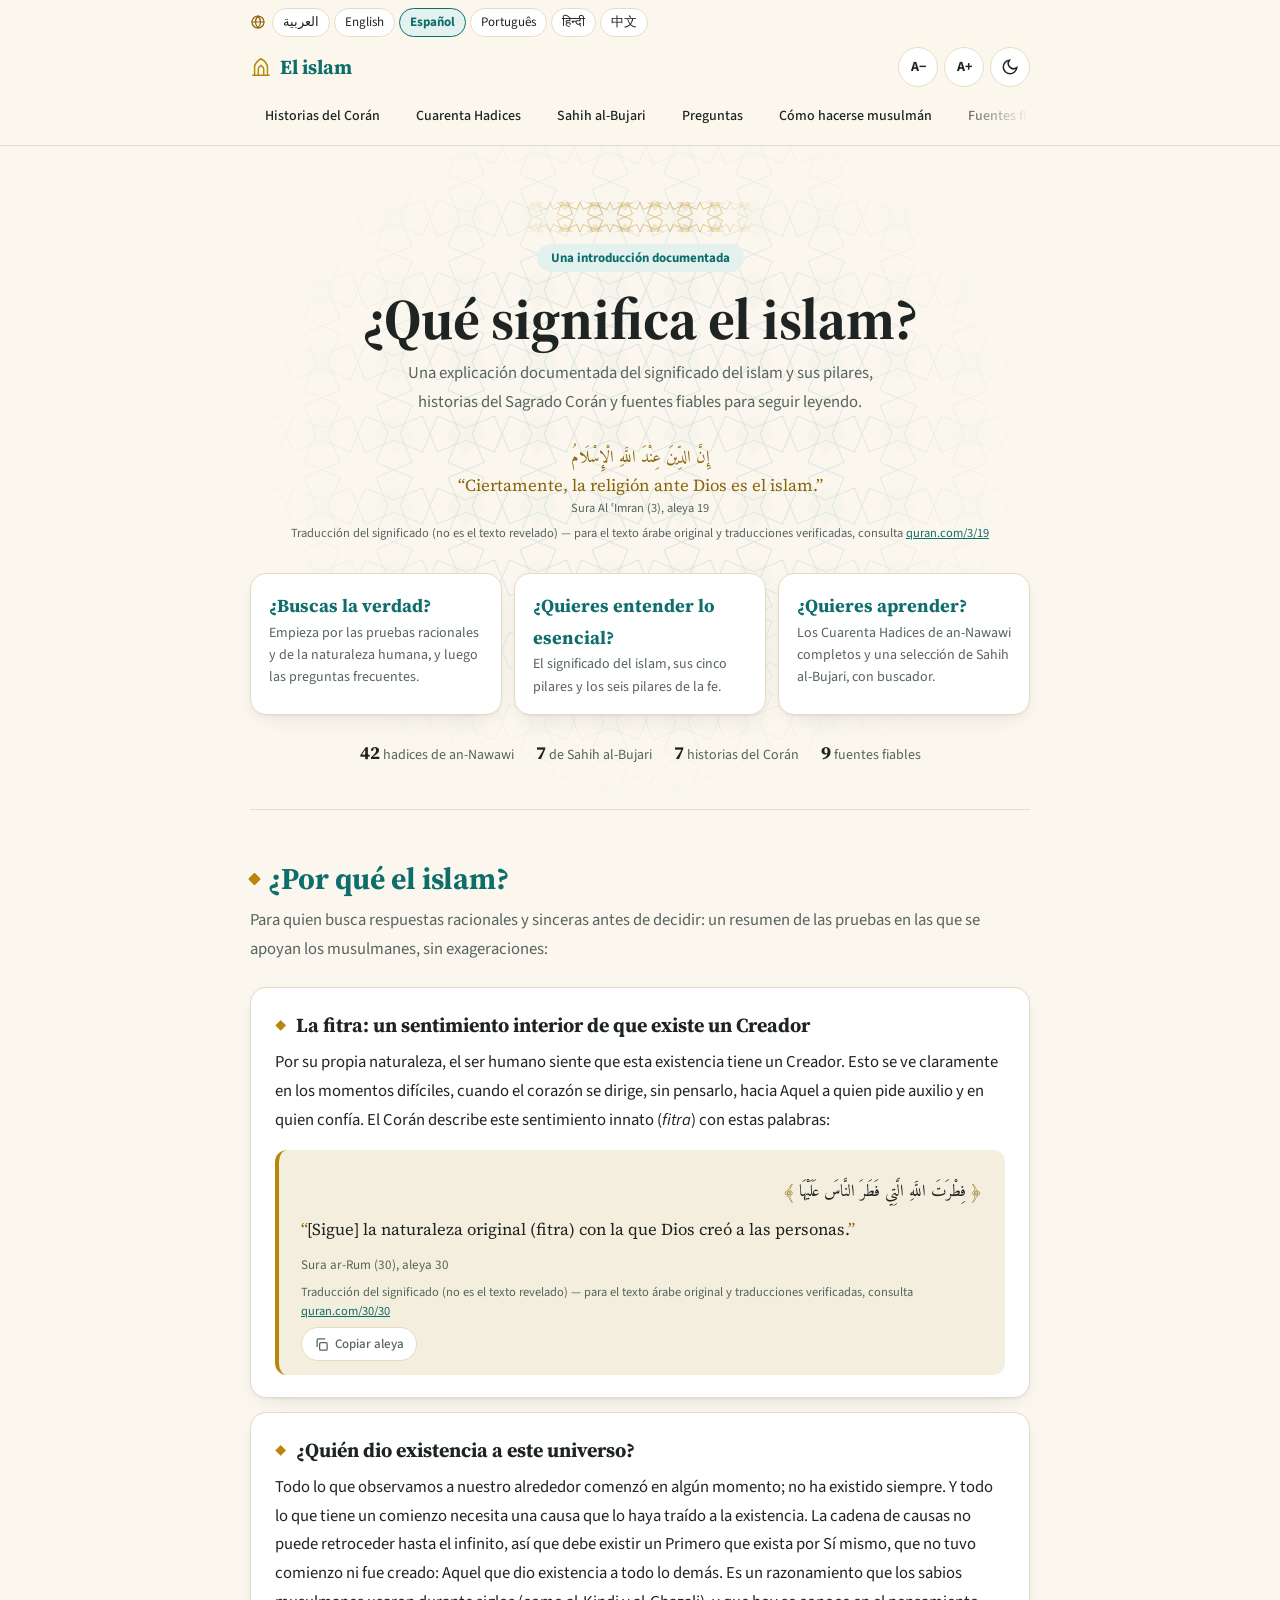
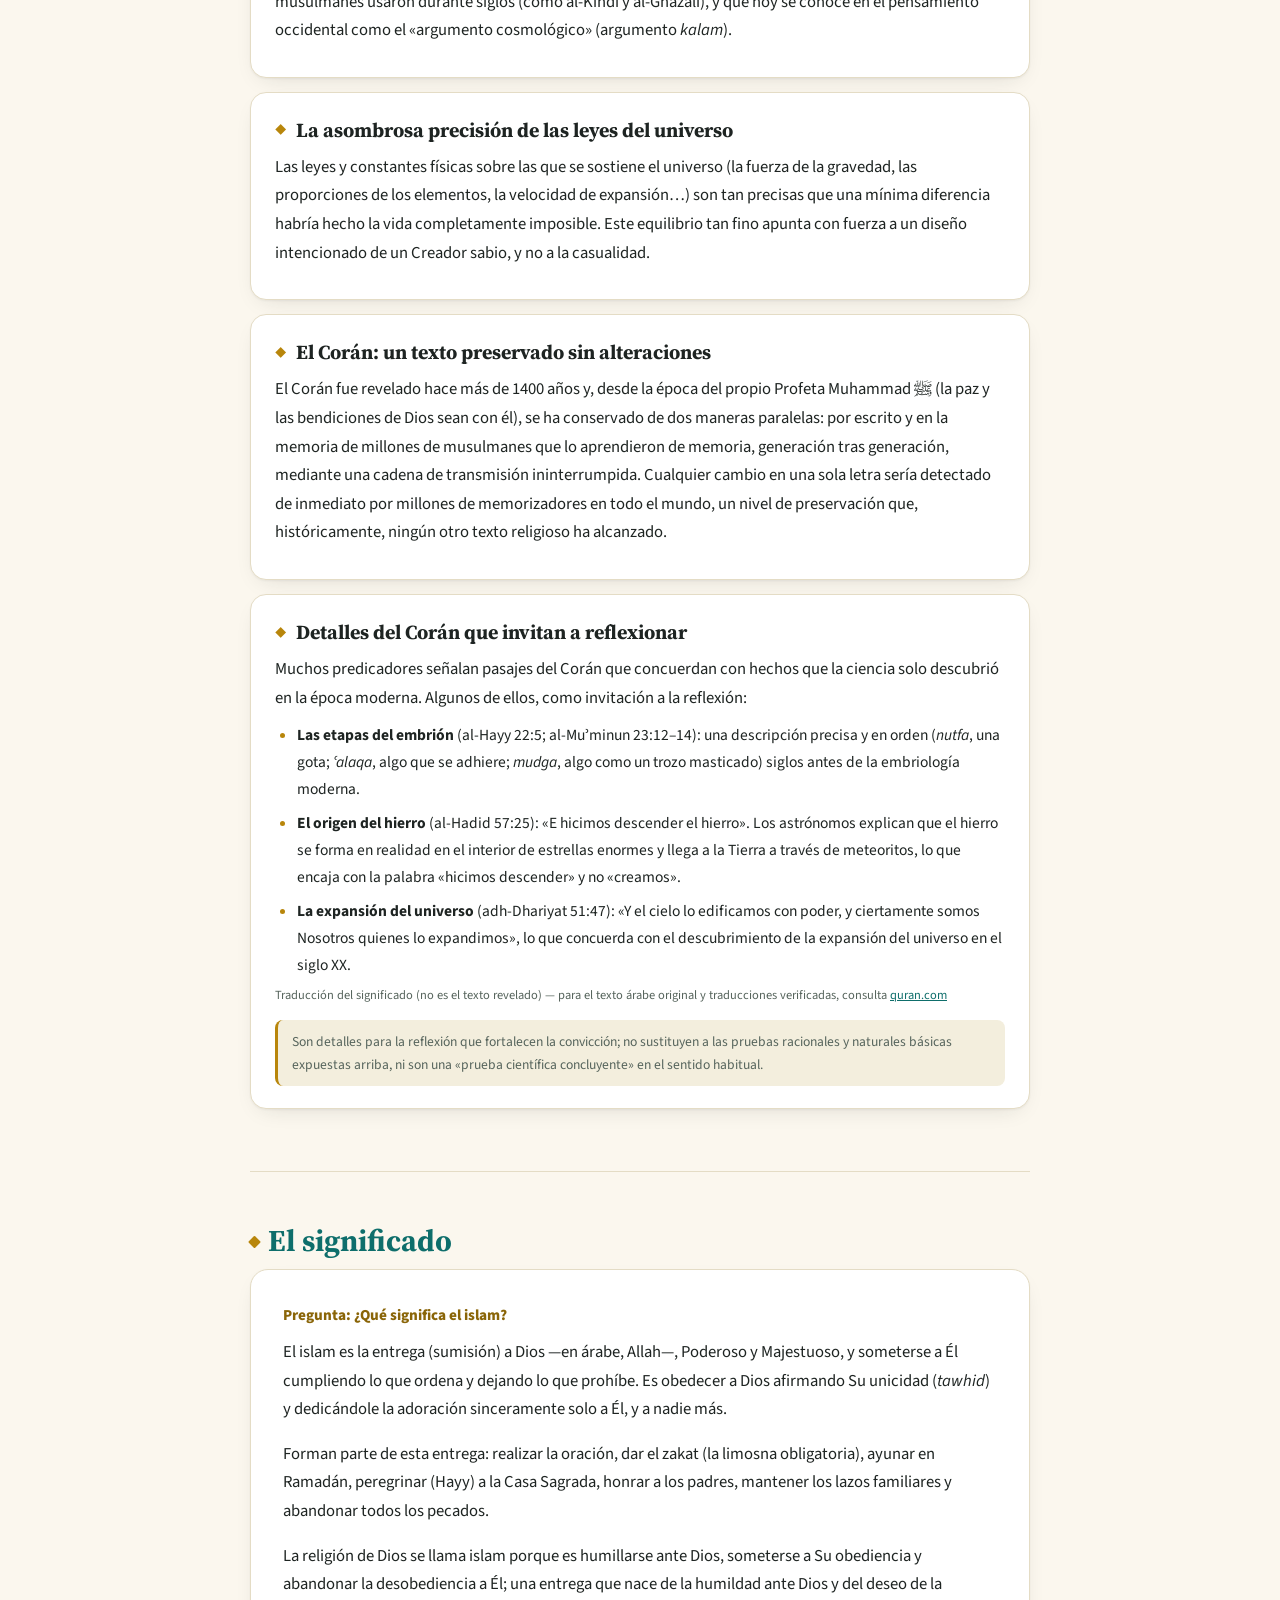
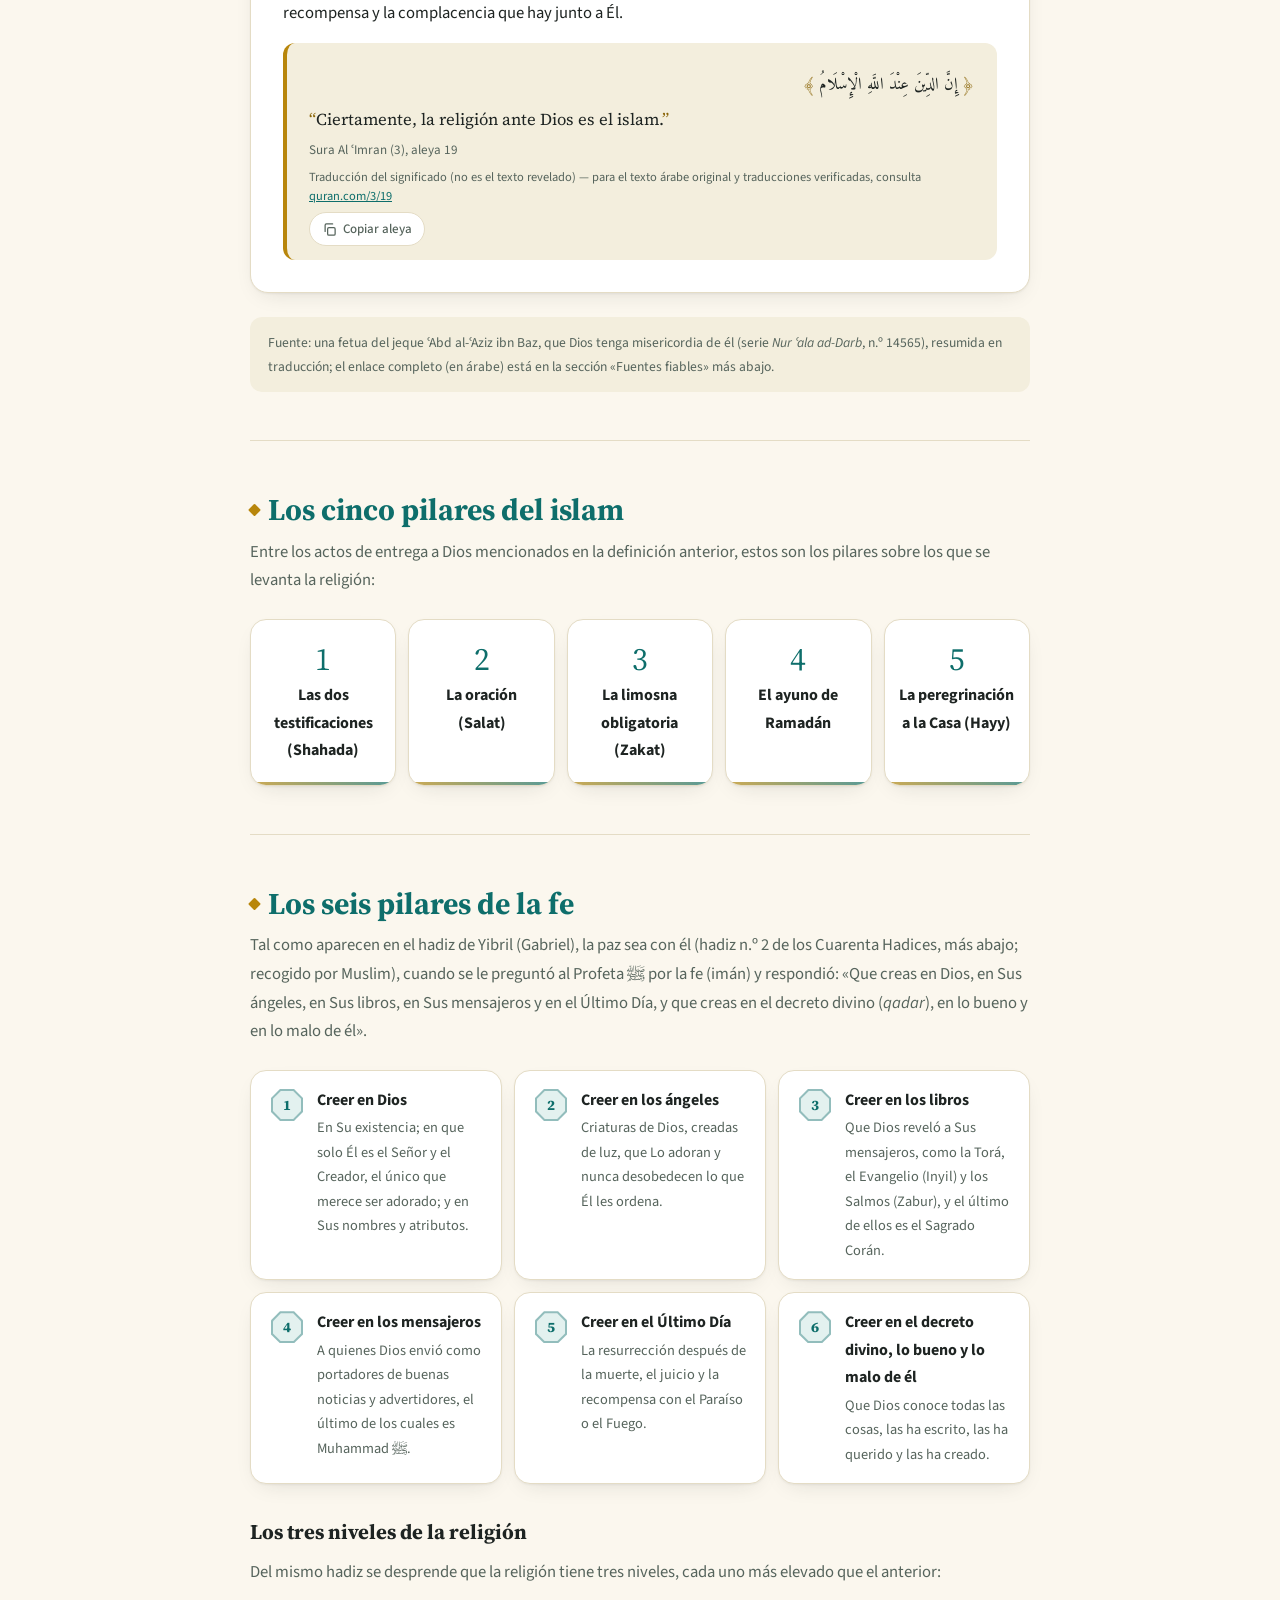
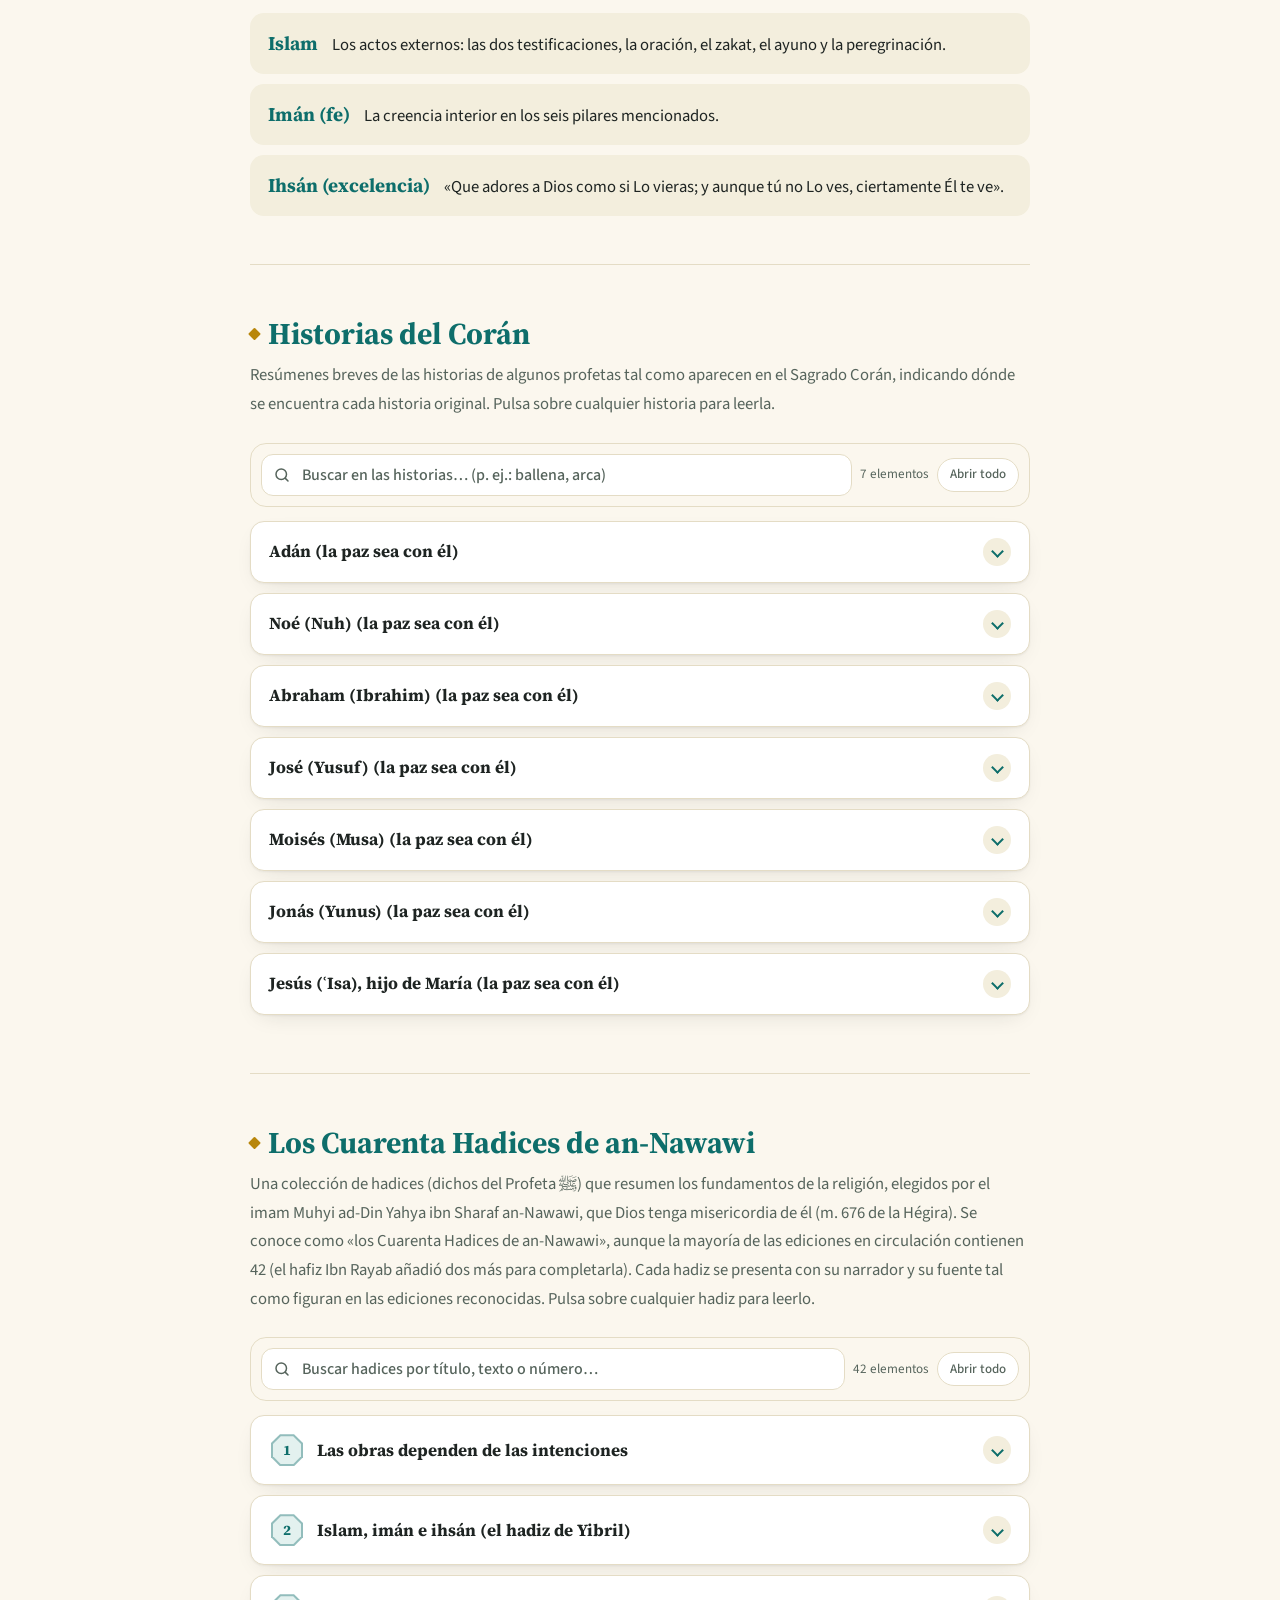
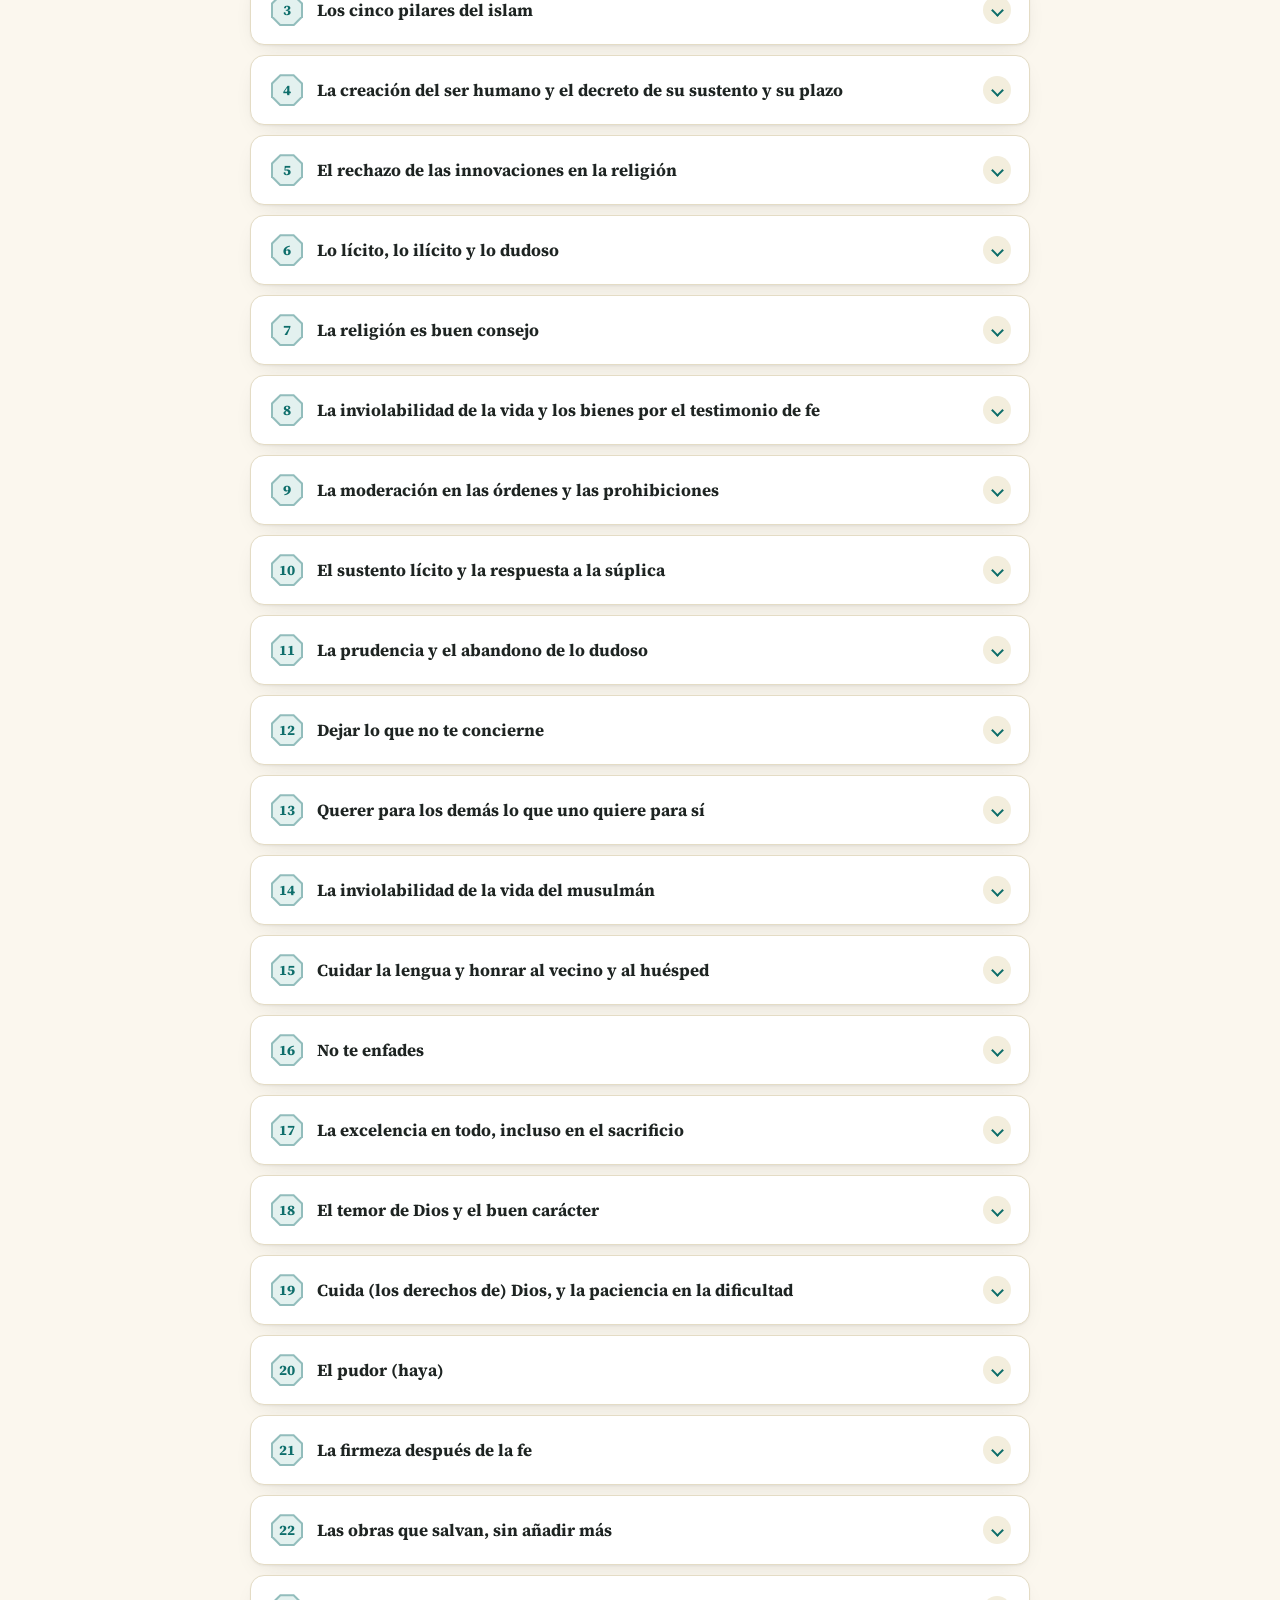
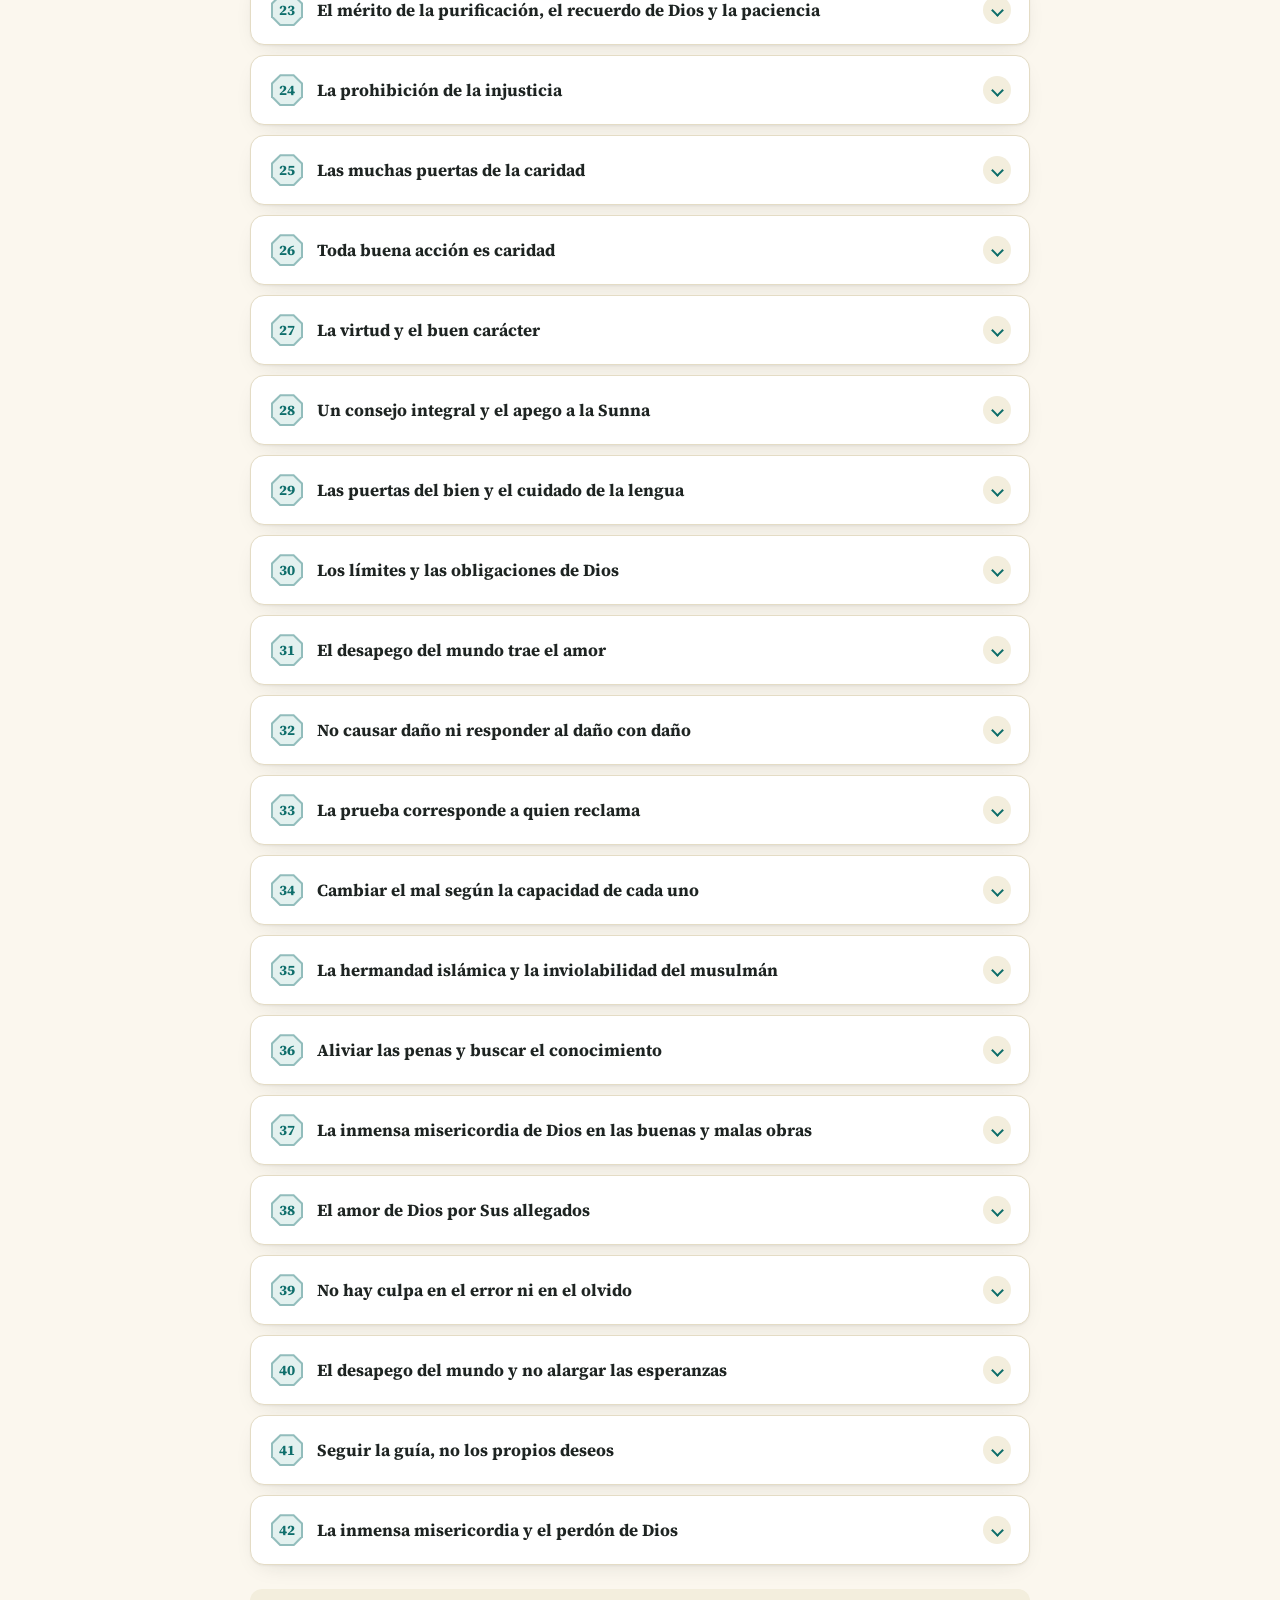
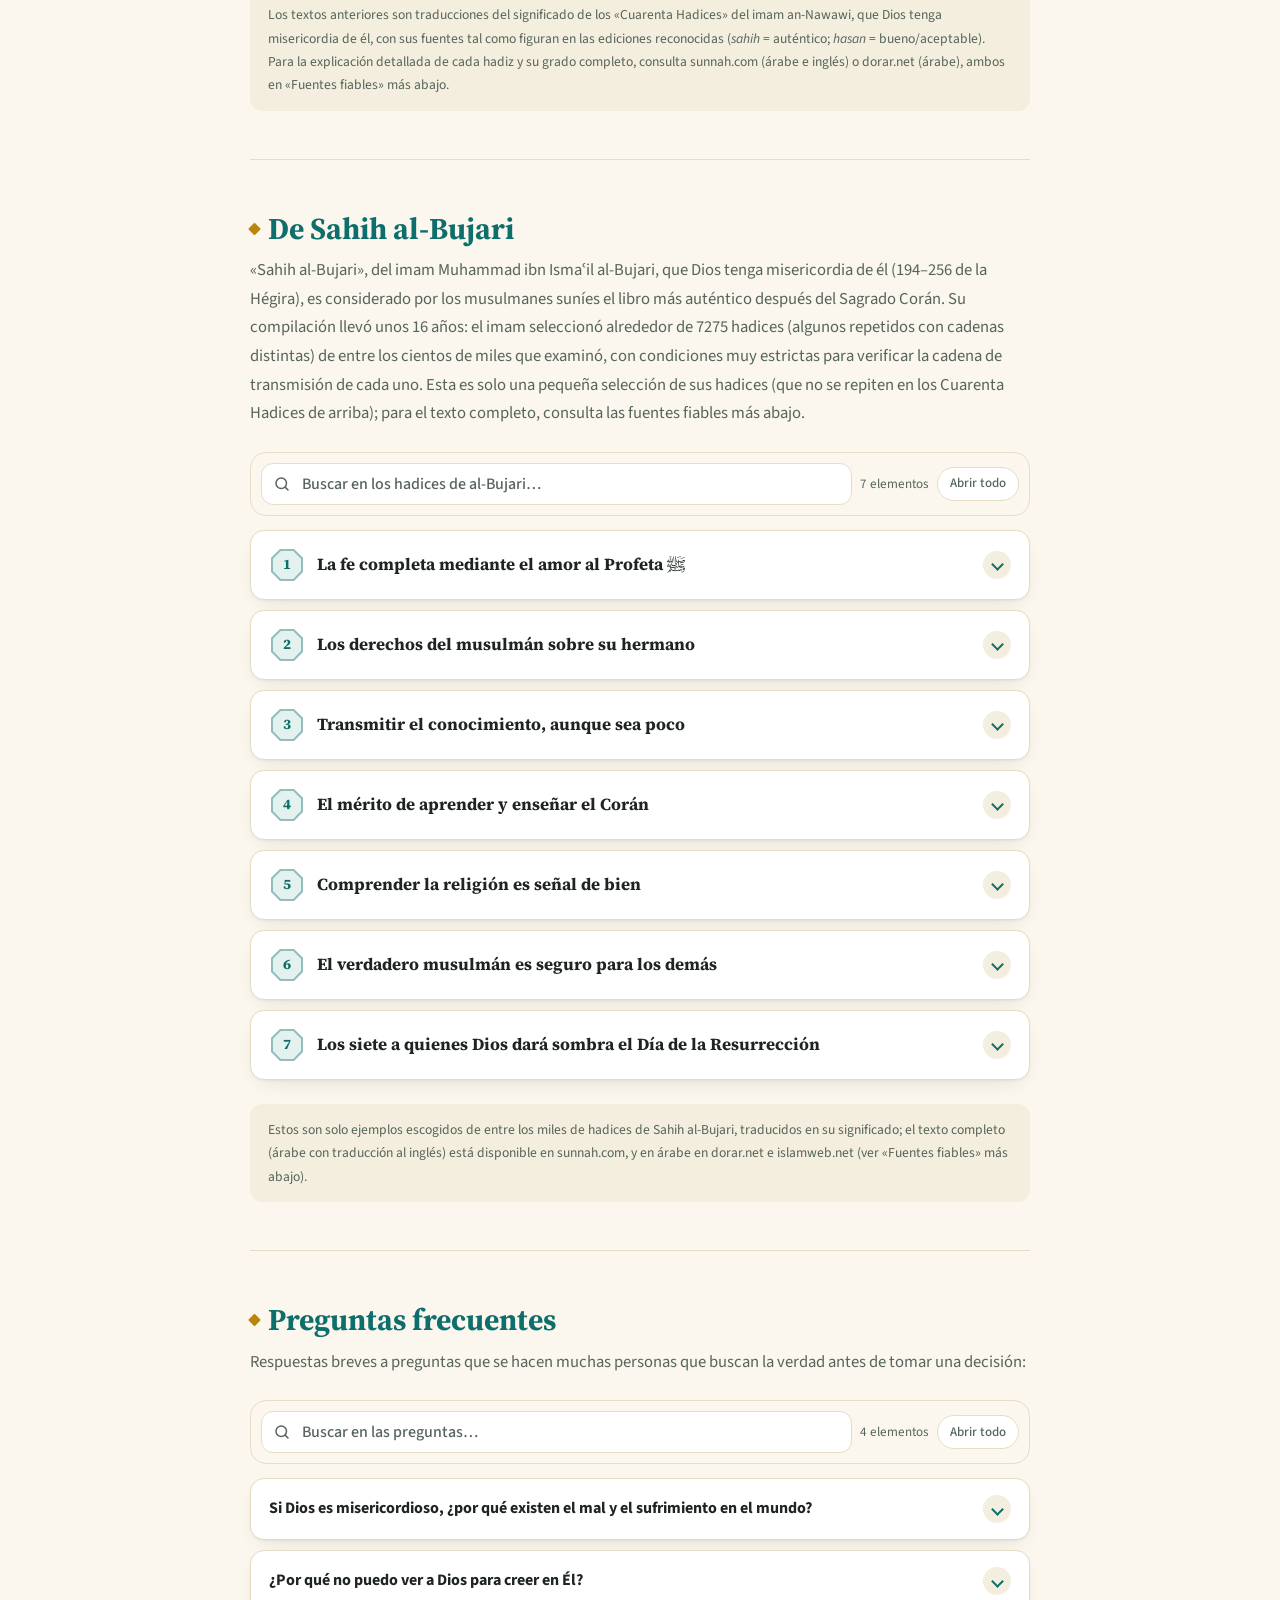
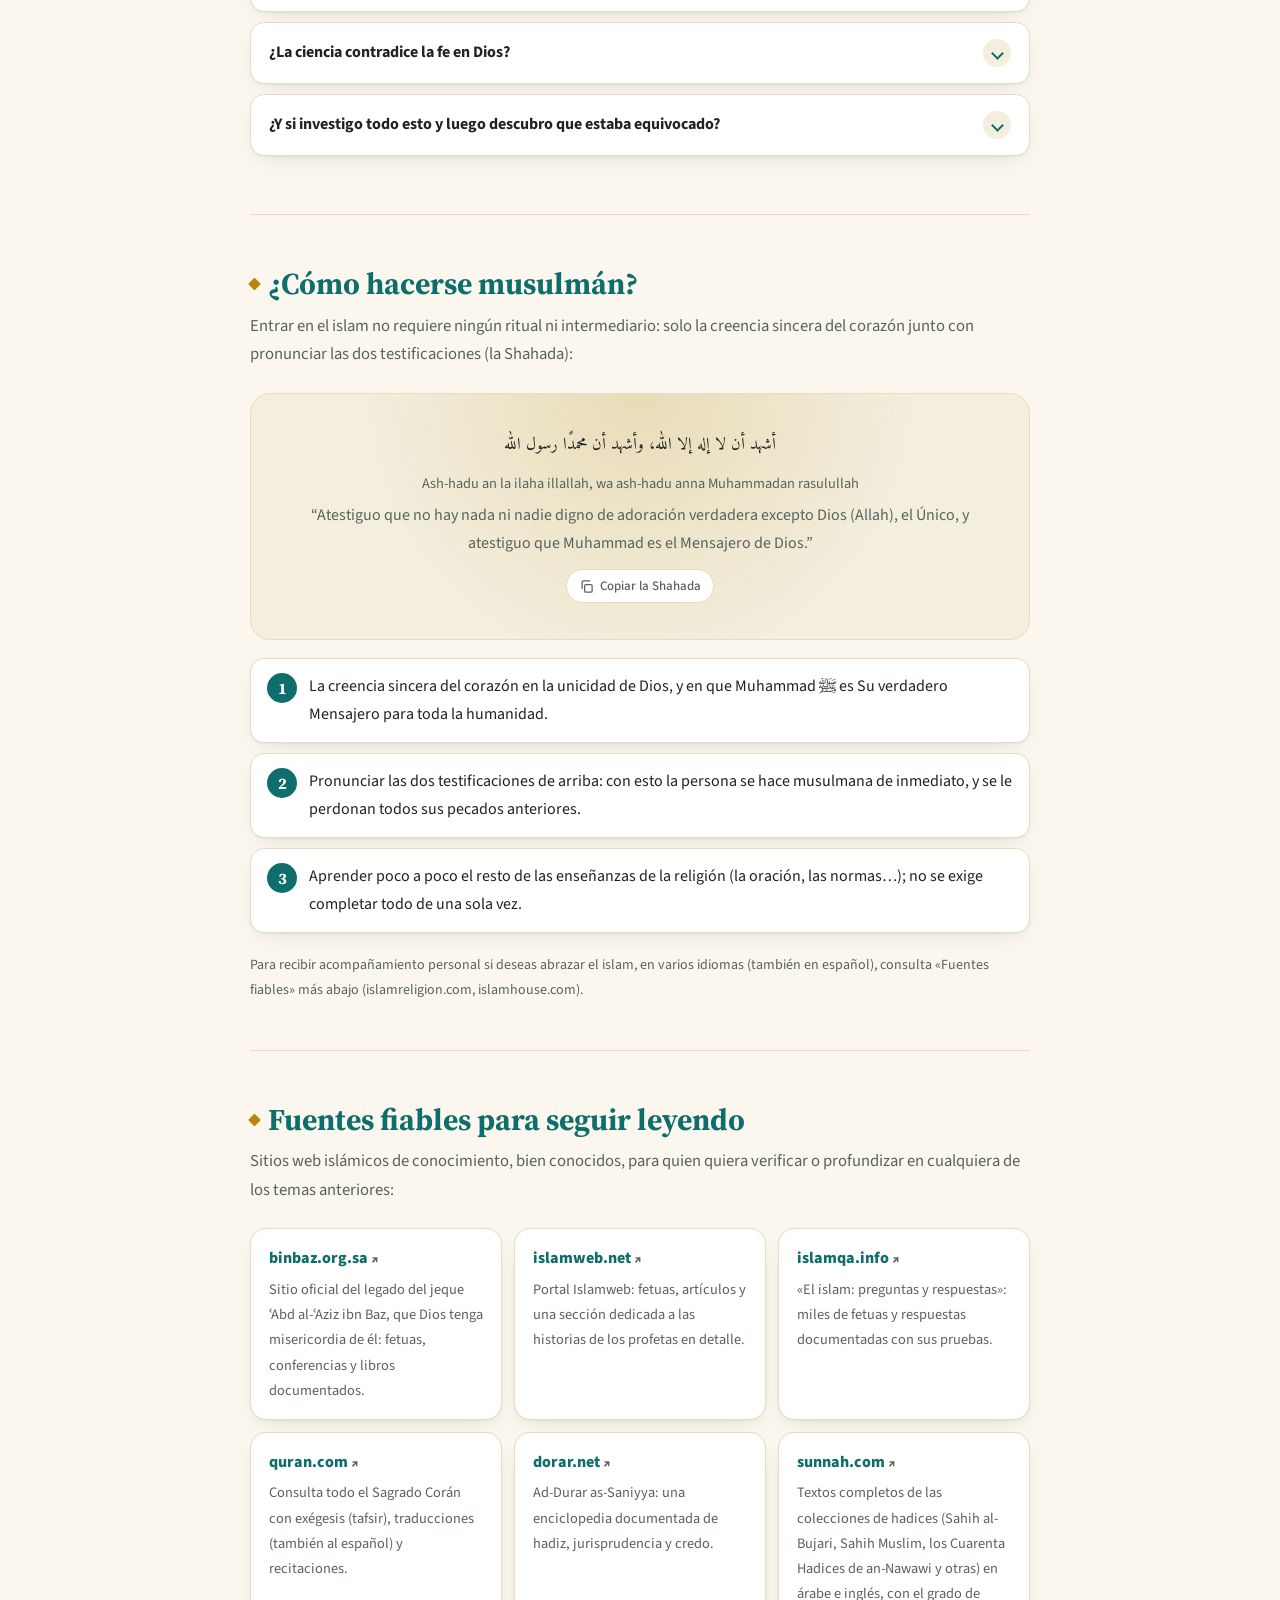
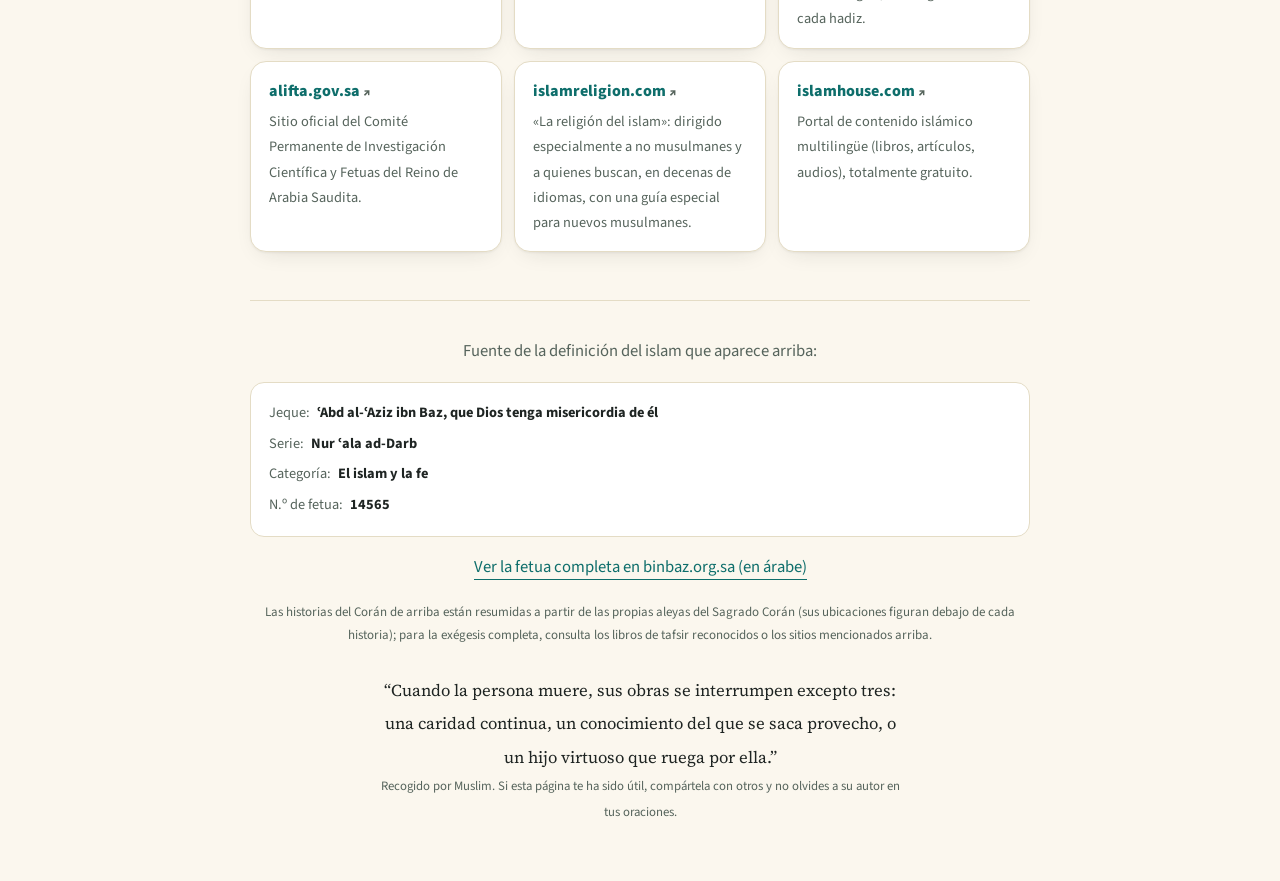
<file: es.html>
<!DOCTYPE html>
<html lang="es" dir="ltr" class="ltr">
<head>
<meta charset="UTF-8">
<meta name="viewport" content="width=device-width, initial-scale=1.0">
<title>¿Qué significa el islam?</title>
<meta name="description" content="Una introducción documentada al significado del islam, sus pilares, historias de los profetas del Corán, los Cuarenta Hadices de an-Nawawi, selecciones de Sahih al-Bujari y fuentes fiables.">
<link rel="canonical" href="https://rfgeery.github.io/islam-site/es.html">
<meta property="og:type" content="website">
<meta property="og:title" content="¿Qué significa el islam?">
<meta property="og:description" content="Una introducción documentada al significado del islam, sus pilares, historias de los profetas del Corán, los Cuarenta Hadices de an-Nawawi, selecciones de Sahih al-Bujari y fuentes fiables.">
<meta property="og:url" content="https://rfgeery.github.io/islam-site/es.html">
<meta property="og:locale" content="es_ES">
<meta name="twitter:card" content="summary">
<link rel="alternate" hreflang="ar" href="https://rfgeery.github.io/islam-site/">
<link rel="alternate" hreflang="en" href="https://rfgeery.github.io/islam-site/en.html">
<link rel="alternate" hreflang="es" href="https://rfgeery.github.io/islam-site/es.html">
<link rel="alternate" hreflang="pt" href="https://rfgeery.github.io/islam-site/pt.html">
<link rel="alternate" hreflang="hi" href="https://rfgeery.github.io/islam-site/hi.html">
<link rel="alternate" hreflang="zh-Hans" href="https://rfgeery.github.io/islam-site/zh.html">
<link rel="alternate" hreflang="x-default" href="https://rfgeery.github.io/islam-site/">
<link rel="preconnect" href="https://fonts.googleapis.com">
<link rel="preconnect" href="https://fonts.gstatic.com" crossorigin>
<link rel="stylesheet" href="https://fonts.googleapis.com/css2?family=Amiri:wght@400;700&family=Amiri+Quran&family=Source+Sans+3:wght@400;500;700;800&family=Source+Serif+4:wght@400;700&display=swap">
<link rel="stylesheet" href="styles.css">
</head>
<body>

<div class="progress" aria-hidden="true"><span></span></div>
<a class="skip" href="#why">Ir al contenido</a>

<nav class="topnav" aria-label="Secciones de la página">
  <div class="langbar" role="navigation" aria-label="Elegir idioma">
    <svg viewBox="0 0 24 24" fill="none" stroke="currentColor" stroke-width="1.8" stroke-linecap="round" stroke-linejoin="round" aria-hidden="true"><circle cx="12" cy="12" r="9"/><path d="M3 12h18M12 3c2.5 2.7 3.8 5.7 3.8 9s-1.3 6.3-3.8 9c-2.5-2.7-3.8-5.7-3.8-9S9.5 5.7 12 3z"/></svg>
    <a href="./" lang="ar" hreflang="ar">العربية</a>
    <a href="en.html" lang="en" hreflang="en">English</a>
    <a href="es.html" lang="es" hreflang="es" aria-current="page">Español</a>
    <a href="pt.html" lang="pt" hreflang="pt">Português</a>
    <a href="hi.html" lang="hi" hreflang="hi">हिन्दी</a>
    <a href="zh.html" lang="zh-Hans" hreflang="zh-Hans">中文</a>
  </div>
  <div class="nav-row">
    <a class="brand" href="#home">
      <svg viewBox="0 0 24 24" fill="none" stroke="currentColor" stroke-width="1.6" stroke-linejoin="round" stroke-linecap="round" aria-hidden="true"><path d="M3 21h18"/><path d="M5 21v-9c0-3.6 3-6.6 7-9 4 2.4 7 5.4 7 9v9"/><path d="M9 21v-6.5c0-1.7 1.2-3.1 3-4.3 1.8 1.2 3 2.6 3 4.3V21"/></svg>
      El islam
    </a>
    <div class="tools">
      <button class="tool" type="button" id="fontDown" aria-label="Reducir el tamaño del texto">A−</button>
      <button class="tool" type="button" id="fontUp" aria-label="Aumentar el tamaño del texto">A+</button>
      <button class="tool" type="button" id="themeBtn" aria-label="Cambiar al modo oscuro">
        <svg class="sun" viewBox="0 0 24 24" fill="none" stroke="currentColor" stroke-width="2" stroke-linecap="round" aria-hidden="true"><path d="M21 12.8A9 9 0 1 1 11.2 3a7 7 0 0 0 9.8 9.8z"/></svg>
        <svg class="moon" viewBox="0 0 24 24" fill="none" stroke="currentColor" stroke-width="2" stroke-linecap="round" aria-hidden="true"><circle cx="12" cy="12" r="4"/><path d="M12 2v2M12 20v2M4.9 4.9l1.4 1.4M17.7 17.7l1.4 1.4M2 12h2M20 12h2M4.9 19.1l1.4-1.4M17.7 6.3l1.4-1.4"/></svg>
      </button>
    </div>
  </div>
  <div class="chips" id="chips">
    <a href="#why">¿Por qué el islam?</a>
    <a href="#meaning">Significado</a>
    <a href="#pillars">Pilares del islam</a>
    <a href="#iman">Pilares de la fe</a>
    <a href="#stories">Historias del Corán</a>
    <a href="#hadith">Cuarenta Hadices</a>
    <a href="#bukhari">Sahih al-Bujari</a>
    <a href="#faq">Preguntas</a>
    <a href="#shahada">Cómo hacerse musulmán</a>
    <a href="#sources">Fuentes fiables</a>
  </div>
</nav>

<main class="wrap">
  <header class="hero" id="home">
    <span class="hero-band" aria-hidden="true"></span>
    <div class="eyebrow">Una introducción documentada</div>
    <h1 class="title">¿Qué significa el islam?</h1>
    <p class="subtitle">Una explicación documentada del significado del islam y sus pilares, historias del Sagrado Corán y fuentes fiables para seguir leyendo.</p>
    <p class="hero-verse"><span class="ar" lang="ar" dir="rtl">إِنَّ الدِّينَ عِنْدَ اللَّهِ الْإِسْلَامُ</span><span class="tr">“Ciertamente, la religión ante Dios es el islam.”</span><small>Sura Al ʿImran (3), aleya 19</small></p>
    <span class="tr-note">Traducción del significado (no es el texto revelado) — para el texto árabe original y traducciones verificadas, consulta <a href="https://quran.com/3/19" target="_blank" rel="noopener">quran.com/3/19</a></span>

    <div class="paths">
      <a class="path" href="#why"><b>¿Buscas la verdad?</b><span>Empieza por las pruebas racionales y de la naturaleza humana, y luego las preguntas frecuentes.</span></a>
      <a class="path" href="#meaning"><b>¿Quieres entender lo esencial?</b><span>El significado del islam, sus cinco pilares y los seis pilares de la fe.</span></a>
      <a class="path" href="#hadith"><b>¿Quieres aprender?</b><span>Los Cuarenta Hadices de an-Nawawi completos y una selección de Sahih al-Bujari, con buscador.</span></a>
    </div>
    <div class="stats" aria-label="Contenido de la página">
      <span><strong>42</strong> hadices de an-Nawawi</span>
      <span><strong>7</strong> de Sahih al-Bujari</span>
      <span><strong>7</strong> historias del Corán</span>
      <span><strong>9</strong> fuentes fiables</span>
    </div>
  </header>

  <section id="why">
    <h2 class="section-title">¿Por qué el islam?</h2>
    <p class="section-sub">Para quien busca respuestas racionales y sinceras antes de decidir: un resumen de las pruebas en las que se apoyan los musulmanes, sin exageraciones:</p>

    <div class="reason">
      <h3><span class="ico">◆</span> La fitra: un sentimiento interior de que existe un Creador</h3>
      <p>Por su propia naturaleza, el ser humano siente que esta existencia tiene un Creador. Esto se ve claramente en los momentos difíciles, cuando el corazón se dirige, sin pensarlo, hacia Aquel a quien pide auxilio y en quien confía. El Corán describe este sentimiento innato (<em>fitra</em>) con estas palabras:</p>
      <div class="verse-box">
        <p class="quote-ar" lang="ar" dir="rtl">فِطْرَتَ اللَّهِ الَّتِي فَطَرَ النَّاسَ عَلَيْهَا</p>
        <p class="quote-tr">[Sigue] la naturaleza original (fitra) con la que Dios creó a las personas.</p>
        <div class="verse-ref">Sura ar-Rum (30), aleya 30</div>
        <span class="tr-note">Traducción del significado (no es el texto revelado) — para el texto árabe original y traducciones verificadas, consulta <a href="https://quran.com/30/30" target="_blank" rel="noopener">quran.com/30/30</a></span>
      </div>
    </div>

    <div class="reason">
      <h3><span class="ico">◆</span> ¿Quién dio existencia a este universo?</h3>
      <p>Todo lo que observamos a nuestro alrededor comenzó en algún momento; no ha existido siempre. Y todo lo que tiene un comienzo necesita una causa que lo haya traído a la existencia. La cadena de causas no puede retroceder hasta el infinito, así que debe existir un Primero que exista por Sí mismo, que no tuvo comienzo ni fue creado: Aquel que dio existencia a todo lo demás. Es un razonamiento que los sabios musulmanes usaron durante siglos (como al-Kindi y al-Ghazali), y que hoy se conoce en el pensamiento occidental como el «argumento cosmológico» (argumento <em>kalam</em>).</p>
    </div>

    <div class="reason">
      <h3><span class="ico">◆</span> La asombrosa precisión de las leyes del universo</h3>
      <p>Las leyes y constantes físicas sobre las que se sostiene el universo (la fuerza de la gravedad, las proporciones de los elementos, la velocidad de expansión…) son tan precisas que una mínima diferencia habría hecho la vida completamente imposible. Este equilibrio tan fino apunta con fuerza a un diseño intencionado de un Creador sabio, y no a la casualidad.</p>
    </div>

    <div class="reason">
      <h3><span class="ico">◆</span> El Corán: un texto preservado sin alteraciones</h3>
      <p>El Corán fue revelado hace más de 1400 años y, desde la época del propio Profeta Muhammad ﷺ (la paz y las bendiciones de Dios sean con él), se ha conservado de dos maneras paralelas: por escrito y en la memoria de millones de musulmanes que lo aprendieron de memoria, generación tras generación, mediante una cadena de transmisión ininterrumpida. Cualquier cambio en una sola letra sería detectado de inmediato por millones de memorizadores en todo el mundo, un nivel de preservación que, históricamente, ningún otro texto religioso ha alcanzado.</p>
    </div>

    <div class="reason">
      <h3><span class="ico">◆</span> Detalles del Corán que invitan a reflexionar</h3>
      <p>Muchos predicadores señalan pasajes del Corán que concuerdan con hechos que la ciencia solo descubrió en la época moderna. Algunos de ellos, como invitación a la reflexión:</p>
      <ul class="mini-list">
        <li><strong>Las etapas del embrión</strong> (al-Hayy 22:5; al-Muʾminun 23:12–14): una descripción precisa y en orden (<em>nutfa</em>, una gota; <em>ʿalaqa</em>, algo que se adhiere; <em>mudga</em>, algo como un trozo masticado) siglos antes de la embriología moderna.</li>
        <li><strong>El origen del hierro</strong> (al-Hadid 57:25): «E hicimos descender el hierro». Los astrónomos explican que el hierro se forma en realidad en el interior de estrellas enormes y llega a la Tierra a través de meteoritos, lo que encaja con la palabra «hicimos descender» y no «creamos».</li>
        <li><strong>La expansión del universo</strong> (adh-Dhariyat 51:47): «Y el cielo lo edificamos con poder, y ciertamente somos Nosotros quienes lo expandimos», lo que concuerda con el descubrimiento de la expansión del universo en el siglo XX.</li>
      </ul>
      <span class="tr-note">Traducción del significado (no es el texto revelado) — para el texto árabe original y traducciones verificadas, consulta <a href="https://quran.com" target="_blank" rel="noopener">quran.com</a></span>
      <div class="caution">Son detalles para la reflexión que fortalecen la convicción; no sustituyen a las pruebas racionales y naturales básicas expuestas arriba, ni son una «prueba científica concluyente» en el sentido habitual.</div>
    </div>

  </section>

  <section id="meaning">
    <h2 class="section-title">El significado</h2>
    <div class="qa-card">
      <div class="question">¿Qué significa el islam?</div>
      <p>El islam es la entrega (sumisión) a Dios —en árabe, Allah—, Poderoso y Majestuoso, y someterse a Él cumpliendo lo que ordena y dejando lo que prohíbe. Es obedecer a Dios afirmando Su unicidad (<em>tawhid</em>) y dedicándole la adoración sinceramente solo a Él, y a nadie más.</p>
      <p>Forman parte de esta entrega: realizar la oración, dar el zakat (la limosna obligatoria), ayunar en Ramadán, peregrinar (Hayy) a la Casa Sagrada, honrar a los padres, mantener los lazos familiares y abandonar todos los pecados.</p>
      <p>La religión de Dios se llama islam porque es humillarse ante Dios, someterse a Su obediencia y abandonar la desobediencia a Él; una entrega que nace de la humildad ante Dios y del deseo de la recompensa y la complacencia que hay junto a Él.</p>
      <div class="verse-box">
        <p class="quote-ar" lang="ar" dir="rtl">إِنَّ الدِّينَ عِنْدَ اللَّهِ الْإِسْلَامُ</p>
        <p class="quote-tr">Ciertamente, la religión ante Dios es el islam.</p>
        <div class="verse-ref">Sura Al ʿImran (3), aleya 19</div>
        <span class="tr-note">Traducción del significado (no es el texto revelado) — para el texto árabe original y traducciones verificadas, consulta <a href="https://quran.com/3/19" target="_blank" rel="noopener">quran.com/3/19</a></span>
      </div>
    </div>
    <div class="disclaimer">Fuente: una fetua del jeque ʿAbd al-ʿAziz ibn Baz, que Dios tenga misericordia de él (serie <em>Nur ʿala ad-Darb</em>, n.º 14565), resumida en traducción; el enlace completo (en árabe) está en la sección «Fuentes fiables» más abajo.</div>
  </section>

  <section id="pillars">
    <h2 class="section-title">Los cinco pilares del islam</h2>
    <p class="section-sub">Entre los actos de entrega a Dios mencionados en la definición anterior, estos son los pilares sobre los que se levanta la religión:</p>
    <div class="pillars">
      <div class="pillar"><span class="num">1</span><span class="name">Las dos testificaciones (Shahada)</span></div>
      <div class="pillar"><span class="num">2</span><span class="name">La oración (Salat)</span></div>
      <div class="pillar"><span class="num">3</span><span class="name">La limosna obligatoria (Zakat)</span></div>
      <div class="pillar"><span class="num">4</span><span class="name">El ayuno de Ramadán</span></div>
      <div class="pillar"><span class="num">5</span><span class="name">La peregrinación a la Casa (Hayy)</span></div>
    </div>
  </section>

  <section id="iman">
    <h2 class="section-title">Los seis pilares de la fe</h2>
    <p class="section-sub">Tal como aparecen en el hadiz de Yibril (Gabriel), la paz sea con él (hadiz n.º 2 de los Cuarenta Hadices, más abajo; recogido por Muslim), cuando se le preguntó al Profeta ﷺ por la fe (imán) y respondió: «Que creas en Dios, en Sus ángeles, en Sus libros, en Sus mensajeros y en el Último Día, y que creas en el decreto divino (<em>qadar</em>), en lo bueno y en lo malo de él».</p>
    <div class="iman-grid">
      <div class="iman-item"><span class="hnum">1</span><div><b>Creer en Dios</b><span class="d">En Su existencia; en que solo Él es el Señor y el Creador, el único que merece ser adorado; y en Sus nombres y atributos.</span></div></div>
      <div class="iman-item"><span class="hnum">2</span><div><b>Creer en los ángeles</b><span class="d">Criaturas de Dios, creadas de luz, que Lo adoran y nunca desobedecen lo que Él les ordena.</span></div></div>
      <div class="iman-item"><span class="hnum">3</span><div><b>Creer en los libros</b><span class="d">Que Dios reveló a Sus mensajeros, como la Torá, el Evangelio (Inyil) y los Salmos (Zabur), y el último de ellos es el Sagrado Corán.</span></div></div>
      <div class="iman-item"><span class="hnum">4</span><div><b>Creer en los mensajeros</b><span class="d">A quienes Dios envió como portadores de buenas noticias y advertidores, el último de los cuales es Muhammad ﷺ.</span></div></div>
      <div class="iman-item"><span class="hnum">5</span><div><b>Creer en el Último Día</b><span class="d">La resurrección después de la muerte, el juicio y la recompensa con el Paraíso o el Fuego.</span></div></div>
      <div class="iman-item"><span class="hnum">6</span><div><b>Creer en el decreto divino, lo bueno y lo malo de él</b><span class="d">Que Dios conoce todas las cosas, las ha escrito, las ha querido y las ha creado.</span></div></div>
    </div>

    <h3 class="sub-h">Los tres niveles de la religión</h3>
    <p class="section-sub" style="margin-bottom:12px">Del mismo hadiz se desprende que la religión tiene tres niveles, cada uno más elevado que el anterior:</p>
    <div class="levels">
      <div class="level"><span class="lv">Islam</span><p>Los actos externos: las dos testificaciones, la oración, el zakat, el ayuno y la peregrinación.</p></div>
      <div class="level"><span class="lv">Imán (fe)</span><p>La creencia interior en los seis pilares mencionados.</p></div>
      <div class="level"><span class="lv">Ihsán (excelencia)</span><p>«Que adores a Dios como si Lo vieras; y aunque tú no Lo ves, ciertamente Él te ve».</p></div>
    </div>
  </section>

  <section id="stories">
    <h2 class="section-title">Historias del Corán</h2>
    <p class="section-sub">Resúmenes breves de las historias de algunos profetas tal como aparecen en el Sagrado Corán, indicando dónde se encuentra cada historia original. Pulsa sobre cualquier historia para leerla.</p>

    <details class="story">
      <summary><span class="name">Adán (la paz sea con él)</span><span class="chev">▸</span></summary>
      <div class="story-body">
        <p>Dios creó a Adán de barro, insufló en él del espíritu que Él creó y le enseñó los nombres de todas las cosas. Luego ordenó a los ángeles que se postraran ante él, y todos se postraron excepto Iblís (Satanás), que se llenó de soberbia y se negó, por lo que Dios lo expulsó de Su misericordia. Dios hizo habitar a Adán y a su esposa Eva (Hawwaʾ) en el Paraíso y les prohibió comer de un árbol concreto. Satanás les susurró hasta que comieron de él; entonces se arrepintieron y se volvieron a Dios, y Él aceptó su arrepentimiento y los hizo descender a la Tierra para ser sus primeros custodios.</p>
        <span class="story-ref">Corán: al-Baqara 2:30–39 · al-Aʿraf 7:11–25 · Ta-Ha 20:115–123</span>
        <span class="tr-note">Las citas del Corán son traducciones de su significado — para el texto árabe original y traducciones verificadas, consulta <a href="https://quran.com" target="_blank" rel="noopener">quran.com</a></span>
      </div>
    </details>

    <details class="story">
      <summary><span class="name">Noé (Nuh) (la paz sea con él)</span><span class="chev">▸</span></summary>
      <div class="story-body">
        <p>Dios lo envió a su pueblo para llamarlo a adorar solo a Dios y a abandonar la adoración de los ídolos. Permaneció entre ellos mil años menos cincuenta, llamándolos de noche y de día, pero solo unos pocos creyeron. Dios le ordenó construir un arca, y llevó en ella a quienes creyeron con él y una pareja de cada especie. Después Dios envió el diluvio, que ahogó a los incrédulos, y Noé y quienes estaban con él en el arca se salvaron por la misericordia de Dios.</p>
        <span class="story-ref">Corán: Hud 11:25–49 · sura Nuh (71) completa · al-ʿAnkabut 29:14</span>
        <span class="tr-note">Las citas del Corán son traducciones de su significado — para el texto árabe original y traducciones verificadas, consulta <a href="https://quran.com" target="_blank" rel="noopener">quran.com</a></span>
      </div>
    </details>

    <details class="story">
      <summary><span class="name">Abraham (Ibrahim) (la paz sea con él)</span><span class="chev">▸</span></summary>
      <div class="story-body">
        <p>Abraham creció entre un pueblo que adoraba ídolos y astros. Los llamó a la unicidad de Dios con argumentos y pruebas, y destrozó sus ídolos. Su pueblo intentó quemarlo como castigo, pero Dios lo salvó del fuego sin daño alguno. Dios le ordenó construir la Kaaba junto con su hijo Ismael (Ismaʿil), la paz sea con ambos. Fue puesto a prueba con la orden de Dios de sacrificar a su hijo y, cuando se sometió a la orden de su Señor, Dios rescató al hijo con un sacrificio magnífico en su lugar.</p>
        <span class="story-ref">Corán: al-Anbiyaʾ 21:51–70 · as-Saffat 37:83–113 · al-Baqara 2:124–129</span>
        <span class="tr-note">Las citas del Corán son traducciones de su significado — para el texto árabe original y traducciones verificadas, consulta <a href="https://quran.com" target="_blank" rel="noopener">quran.com</a></span>
      </div>
    </details>

    <details class="story">
      <summary><span class="name">José (Yusuf) (la paz sea con él)</span><span class="chev">▸</span></summary>
      <div class="story-body">
        <p>José tuvo un sueño y sus hermanos le tuvieron envidia por ello. Lo arrojaron a un pozo y lo abandonaron allí. Unos viajeros lo sacaron y fue vendido como esclavo en Egipto. Allí, la esposa de su señor intentó seducirlo, pero él se negó y Dios lo protegió. Fue encarcelado injustamente durante años; después interpretó los sueños del rey, fue liberado, y el rey le confió los almacenes de Egipto por su honradez y buena gestión. Al final, Dios lo reunió con su padre y sus hermanos después de largos años de separación y tristeza.</p>
        <span class="story-ref">Corán: sura Yusuf (12) completa</span>
        <span class="tr-note">Las citas del Corán son traducciones de su significado — para el texto árabe original y traducciones verificadas, consulta <a href="https://quran.com" target="_blank" rel="noopener">quran.com</a></span>
      </div>
    </details>

    <details class="story">
      <summary><span class="name">Moisés (Musa) (la paz sea con él)</span><span class="chev">▸</span></summary>
      <div class="story-body">
        <p>Moisés nació en una época en la que el Faraón ordenaba matar a los hijos varones de los Hijos de Israel. Dios inspiró a su madre que lo pusiera en un cofre y lo echara al río, y la familia del Faraón lo recogió, de modo que se crió en el palacio del Faraón. Dios lo envió como mensajero al Faraón, llamándolo a la unicidad de Dios y a dejar ir con él a los Hijos de Israel. Dios manifestó por sus manos muchos signos, y abrió el mar para salvar a los Hijos de Israel, que lo cruzaron; y Dios ahogó al Faraón y a sus soldados cuando los persiguieron dentro de él.</p>
        <span class="story-ref">Corán: al-Qasas 28:1–43 · al-Aʿraf 7:103–156 · ash-Shuʿaraʾ 26:10–68</span>
        <span class="tr-note">Las citas del Corán son traducciones de su significado — para el texto árabe original y traducciones verificadas, consulta <a href="https://quran.com" target="_blank" rel="noopener">quran.com</a></span>
      </div>
    </details>

    <details class="story">
      <summary><span class="name">Jonás (Yunus) (la paz sea con él)</span><span class="chev">▸</span></summary>
      <div class="story-body">
        <p>Después de llamar a su pueblo durante mucho tiempo, Jonás se enojó con ellos y los dejó antes de que Dios se lo permitiera. Subió a un barco en el mar, y el gran pez (la ballena) se lo tragó, y quedó en su vientre entre capas de oscuridad. Invocó a Dios arrepentido, reconociendo su error, glorificándolo con alabanzas y afirmando Su unicidad. Dios respondió a su súplica y lo salvó del vientre del pez; luego volvió a su pueblo, y todos creyeron en él.</p>
        <span class="story-ref">Corán: al-Anbiyaʾ 21:87–88 · as-Saffat 37:139–148 · sura Yunus (10)</span>
        <span class="tr-note">Las citas del Corán son traducciones de su significado — para el texto árabe original y traducciones verificadas, consulta <a href="https://quran.com" target="_blank" rel="noopener">quran.com</a></span>
      </div>
    </details>

    <details class="story">
      <summary><span class="name">Jesús (ʿIsa), hijo de María (la paz sea con él)</span><span class="chev">▸</span></summary>
      <div class="story-body">
        <p>Los ángeles anunciaron a María (Maryam) —la mujer virtuosa a quien Dios había elegido y purificado— la buena noticia de un hijo cuyo nombre sería «el Mesías, Jesús, hijo de María». Ella dijo: «Señor mío, ¿cómo voy a tener un hijo si ningún hombre me ha tocado?». Y llegó la respuesta: «Así es Dios: crea lo que quiere. Cuando decide algo, solo le dice “¡Sé!”, y es». Así nació Jesús sin padre, solo por el poder de Dios. El Corán lo hace más fácil de comprender con el ejemplo de Adán, a quien Dios creó de barro sin padre ni madre (Al ʿImran 3:59).</p>
        <p>Cuando ella se lo presentó a su gente y la acusaron, señaló al niño, que aún estaba en la cuna, y Dios lo hizo hablar para declarar la inocencia de su madre. Sus primeras palabras fueron: «Yo soy siervo de Dios. Él me ha dado la Escritura y me ha hecho profeta» (Maryam 19:30); así, lo primero que dijo de sí mismo es que era un siervo de Dios.</p>
        <p>Dios le dio el Evangelio (Inyil), en el que hay guía y luz, y lo apoyó con grandes milagros, cada uno de los cuales él atribuía al permiso de Dios y no a un poder propio: «Modelo para vosotros de barro algo con forma de pájaro, soplo en él y se convierte en pájaro con el permiso de Dios; curo al ciego de nacimiento y al leproso, y devuelvo la vida a los muertos con el permiso de Dios» (Al ʿImran 3:49). El mismo sentido se repite en al-Maʾida 5:110 con las palabras «con Mi permiso». El milagro es obra de Dios, y Jesús es un mensajero por cuyas manos sucede.</p>
        <p>Su llamada a los Hijos de Israel fue la unicidad de Dios: «Ciertamente, Dios es mi Señor y vuestro Señor; adoradlo, pues. Este es el camino recto» (Al ʿImran 3:51). Y anunció la llegada de un mensajero después de él: «…y anunciando a un mensajero que vendrá después de mí, cuyo nombre será Ahmad» (as-Saff 61:6). Los apóstoles (los discípulos) creyeron en él y dijeron: «Creemos en Dios; da testimonio de que somos musulmanes [sometidos a Él]» (Al ʿImran 3:52). Otros lo rechazaron y quisieron matarlo, pero Dios lo salvó: «No lo mataron ni lo crucificaron, sino que se les hizo parecer así… Al contrario, Dios lo elevó hacia Sí» (an-Nisaʾ 4:157–158).</p>
        <p>El Corán relata una escena en la que Dios le pregunta a Jesús: «¿Acaso dijiste a la gente: “Tomadnos a mí y a mi madre como dioses aparte de Dios”?». Y Jesús mismo declara su inocencia: «¡Glorificado seas! No me corresponde decir aquello a lo que no tengo derecho… No les dije sino lo que Tú me ordenaste: “Adorad a Dios, mi Señor y vuestro Señor”» (al-Maʾida 5:116–117). Él nunca desdeñó ser siervo de Dios (an-Nisaʾ 4:172), y «no es propio del Compasivo tomar un hijo» (Maryam 19:92).</p>
        <p><strong>Así, Jesús y Muhammad ﷺ coinciden en un único mensaje:</strong> su Señor es uno, Dios; ambos son siervos de Dios y Sus mensajeros; y ambos llamaron a adorar solo a Dios, sin asociarle nada. Este es el significado de «islam» en el Corán: la entrega a Dios únicamente, la religión de todos los profetas: «Os ha prescrito en la religión lo mismo que encomendó a Noé, lo que te hemos revelado a ti y lo que encomendamos a Abraham, a Moisés y a Jesús: que establezcáis la religión y no os dividáis en ella» (ash-Shura 42:13). Por eso el musulmán cree en Jesús, lo ama y lo honra, y dice: «No hacemos distinción entre ninguno de ellos, y a Él nos sometemos» (Al ʿImran 3:84). Y el Profeta ﷺ dijo: «Yo soy, de entre la gente, el más cercano a Jesús, hijo de María, en esta vida y en la otra. Los profetas son hermanos de un mismo padre: sus madres son distintas, pero su religión es una sola» (recogido por al-Bujari).</p>
        <span class="story-ref">Corán: Al ʿImran 3:42–59, 84 · Maryam 19:16–36, 88–93 · al-Maʾida 5:46, 110–117 · an-Nisaʾ 4:157–158, 171–172 · as-Saff 61:6 · ash-Shura 42:13</span>
        <span class="tr-note">Las citas del Corán son traducciones de su significado — para el texto árabe original y traducciones verificadas, consulta <a href="https://quran.com" target="_blank" rel="noopener">quran.com</a></span>
        <span class="tr-note">Traducción del significado, no un texto oficial — para el texto árabe completo y una traducción verificada, consulta <a href="https://sunnah.com/bukhari" target="_blank" rel="noopener">sunnah.com/bukhari</a></span>
      </div>
    </details>

  </section>

  <section id="hadith">
    <h2 class="section-title">Los Cuarenta Hadices de an-Nawawi</h2>
    <p class="section-sub">Una colección de hadices (dichos del Profeta ﷺ) que resumen los fundamentos de la religión, elegidos por el imam Muhyi ad-Din Yahya ibn Sharaf an-Nawawi, que Dios tenga misericordia de él (m. 676 de la Hégira). Se conoce como «los Cuarenta Hadices de an-Nawawi», aunque la mayoría de las ediciones en circulación contienen 42 (el hafiz Ibn Rayab añadió dos más para completarla). Cada hadiz se presenta con su narrador y su fuente tal como figuran en las ediciones reconocidas. Pulsa sobre cualquier hadiz para leerlo.</p>

    <details class="story hadith">
      <summary><span class="hnum">1</span><span class="name">Las obras dependen de las intenciones</span><span class="chev">▸</span></summary>
      <div class="story-body">
        <p class="hadith-text">«Las obras solo valen según las intenciones, y cada persona obtendrá únicamente lo que se propuso. Así, quien emigró por Dios y Su Mensajero, su emigración fue por Dios y Su Mensajero; y quien emigró por un bien de este mundo que quería obtener, o por una mujer con la que quería casarse, su emigración fue por aquello por lo que emigró».</p>
        <p class="hadith-narrator">Narrado por ʿUmar ibn al-Khattab</p>
        <span class="story-ref">Recogido por al-Bujari y Muslim</span>
        <span class="tr-note">Traducción del significado, no un texto oficial — para el texto árabe completo y una traducción verificada, consulta <a href="https://sunnah.com/nawawi40:1" target="_blank" rel="noopener">sunnah.com/nawawi40:1</a></span>
      </div>
    </details>

    <details class="story hadith">
      <summary><span class="hnum">2</span><span class="name">Islam, imán e ihsán (el hadiz de Yibril)</span><span class="chev">▸</span></summary>
      <div class="story-body">
        <p class="hadith-text">«Un día, mientras estábamos sentados con el Mensajero de Dios ﷺ, apareció ante nosotros un hombre de ropa blanquísima y cabello negrísimo; no se le veían huellas de viaje y ninguno de nosotros lo conocía. Se sentó frente al Profeta ﷺ, apoyó sus rodillas contra las de él y dijo: “Oh, Muhammad, infórmame acerca del islam”. El Mensajero de Dios ﷺ dijo: “El islam es que atestigües que no hay más dios que Dios y que Muhammad es el Mensajero de Dios, que establezcas la oración, que des el zakat, que ayunes en Ramadán y que peregrines a la Casa si puedes hacerlo”. Dijo: “Has dicho la verdad”. Dijo: “Infórmame entonces acerca del imán (la fe)”. Dijo: “Que creas en Dios, en Sus ángeles, en Sus libros, en Sus mensajeros y en el Último Día, y que creas en el decreto divino, en lo bueno y en lo malo de él”. Dijo: “Has dicho la verdad”. Dijo: “Infórmame entonces acerca del ihsán (la excelencia)”. Dijo: “Que adores a Dios como si Lo vieras; y aunque tú no Lo ves, ciertamente Él te ve”. Luego se marchó, y el Profeta ﷺ dijo: “Oh, ʿUmar, ¿sabes quién era el que preguntaba?”. Dije: “Dios y Su Mensajero saben más”. Dijo: “Era Yibril (Gabriel), que vino a enseñaros vuestra religión”».</p>
        <p class="hadith-narrator">Narrado por ʿUmar ibn al-Khattab</p>
        <span class="story-ref">Recogido por Muslim</span>
        <span class="tr-note">Traducción del significado, no un texto oficial — para el texto árabe completo y una traducción verificada, consulta <a href="https://sunnah.com/nawawi40:2" target="_blank" rel="noopener">sunnah.com/nawawi40:2</a></span>
      </div>
    </details>

    <details class="story hadith">
      <summary><span class="hnum">3</span><span class="name">Los cinco pilares del islam</span><span class="chev">▸</span></summary>
      <div class="story-body">
        <p class="hadith-text">«El islam está edificado sobre cinco: atestiguar que no hay más dios que Dios y que Muhammad es el Mensajero de Dios, establecer la oración, dar el zakat, la peregrinación a la Casa y el ayuno de Ramadán».</p>
        <p class="hadith-narrator">Narrado por ʿAbdullah ibn ʿUmar</p>
        <span class="story-ref">Recogido por al-Bujari y Muslim</span>
        <span class="tr-note">Traducción del significado, no un texto oficial — para el texto árabe completo y una traducción verificada, consulta <a href="https://sunnah.com/nawawi40:3" target="_blank" rel="noopener">sunnah.com/nawawi40:3</a></span>
      </div>
    </details>

    <details class="story hadith">
      <summary><span class="hnum">4</span><span class="name">La creación del ser humano y el decreto de su sustento y su plazo</span><span class="chev">▸</span></summary>
      <div class="story-body">
        <p class="hadith-text">«La creación de cada uno de vosotros se reúne en el vientre de su madre durante cuarenta días; luego es una ʿalaqa (algo que se adhiere) durante otro tanto; luego una mudga (un trozo de carne) durante otro tanto. Después se le envía el ángel, que insufla en él el alma, y se le ordena escribir cuatro cosas: su sustento, su plazo de vida, sus obras y si será desdichado o dichoso… Por Aquel en cuya mano está mi alma, uno de vosotros puede hacer las obras de la gente del Paraíso hasta que solo quede un codo entre él y el Paraíso, y entonces lo escrito se le adelanta, y hace las obras de la gente del Fuego y entra en él».</p>
        <p class="hadith-narrator">Narrado por ʿAbdullah ibn Masʿud</p>
        <span class="story-ref">Recogido por al-Bujari y Muslim</span>
        <span class="tr-note">Traducción del significado, no un texto oficial — para el texto árabe completo y una traducción verificada, consulta <a href="https://sunnah.com/nawawi40:4" target="_blank" rel="noopener">sunnah.com/nawawi40:4</a></span>
      </div>
    </details>

    <details class="story hadith">
      <summary><span class="hnum">5</span><span class="name">El rechazo de las innovaciones en la religión</span><span class="chev">▸</span></summary>
      <div class="story-body">
        <p class="hadith-text">«Quien introduzca en este asunto nuestro (la religión) algo que no forma parte de él, será rechazado». Y en una narración de Muslim: «Quien haga una obra que no esté de acuerdo con nuestro asunto, será rechazada».</p>
        <p class="hadith-narrator">Narrado por ʿAʾishah</p>
        <span class="story-ref">Recogido por al-Bujari y Muslim</span>
        <span class="tr-note">Traducción del significado, no un texto oficial — para el texto árabe completo y una traducción verificada, consulta <a href="https://sunnah.com/nawawi40:5" target="_blank" rel="noopener">sunnah.com/nawawi40:5</a></span>
      </div>
    </details>

    <details class="story hadith">
      <summary><span class="hnum">6</span><span class="name">Lo lícito, lo ilícito y lo dudoso</span><span class="chev">▸</span></summary>
      <div class="story-body">
        <p class="hadith-text">«Lo lícito es claro y lo ilícito es claro, y entre ambos hay asuntos dudosos que mucha gente no conoce. Quien se guarda de lo dudoso protege su religión y su honor, y quien cae en lo dudoso cae en lo ilícito… Ciertamente, en el cuerpo hay un trozo de carne que, si está sano, todo el cuerpo está sano, y si está corrompido, todo el cuerpo está corrompido: es el corazón».</p>
        <p class="hadith-narrator">Narrado por al-Nuʿman ibn Bashir</p>
        <span class="story-ref">Recogido por al-Bujari y Muslim</span>
        <span class="tr-note">Traducción del significado, no un texto oficial — para el texto árabe completo y una traducción verificada, consulta <a href="https://sunnah.com/nawawi40:6" target="_blank" rel="noopener">sunnah.com/nawawi40:6</a></span>
      </div>
    </details>

    <details class="story hadith">
      <summary><span class="hnum">7</span><span class="name">La religión es buen consejo</span><span class="chev">▸</span></summary>
      <div class="story-body">
        <p class="hadith-text">«La religión es sinceridad (nasiha)». Dijimos: «¿Hacia quién?». Dijo: «Hacia Dios, hacia Su Libro, hacia Su Mensajero, y hacia los gobernantes de los musulmanes y la gente común».</p>
        <p class="hadith-narrator">Narrado por Tamim al-Dari</p>
        <span class="story-ref">Recogido por Muslim</span>
        <span class="tr-note">Traducción del significado, no un texto oficial — para el texto árabe completo y una traducción verificada, consulta <a href="https://sunnah.com/nawawi40:7" target="_blank" rel="noopener">sunnah.com/nawawi40:7</a></span>
      </div>
    </details>

    <details class="story hadith">
      <summary><span class="hnum">8</span><span class="name">La inviolabilidad de la vida y los bienes por el testimonio de fe</span><span class="chev">▸</span></summary>
      <div class="story-body">
        <p class="hadith-text">«Se me ha ordenado combatir a la gente hasta que atestigüen que no hay más dios que Dios y que Muhammad es el Mensajero de Dios, establezcan la oración y den el zakat. Si lo hacen, su sangre y sus bienes quedan protegidos de mí, salvo por el derecho del islam, y su cuenta corresponde a Dios».</p>
        <p class="hadith-narrator">Narrado por ʿAbdullah ibn ʿUmar</p>
        <span class="story-ref">Recogido por al-Bujari y Muslim</span>
        <span class="tr-note">Traducción del significado, no un texto oficial — para el texto árabe completo y una traducción verificada, consulta <a href="https://sunnah.com/nawawi40:8" target="_blank" rel="noopener">sunnah.com/nawawi40:8</a></span>
      </div>
    </details>

    <details class="story hadith">
      <summary><span class="hnum">9</span><span class="name">La moderación en las órdenes y las prohibiciones</span><span class="chev">▸</span></summary>
      <div class="story-body">
        <p class="hadith-text">«Lo que os he prohibido, evitadlo; y lo que os he ordenado, hacedlo en la medida de vuestras posibilidades. Lo que destruyó a quienes os precedieron fue solamente su exceso de preguntas y sus discrepancias con sus profetas».</p>
        <p class="hadith-narrator">Narrado por Abu Hurayrah</p>
        <span class="story-ref">Recogido por al-Bujari y Muslim</span>
        <span class="tr-note">Traducción del significado, no un texto oficial — para el texto árabe completo y una traducción verificada, consulta <a href="https://sunnah.com/nawawi40:9" target="_blank" rel="noopener">sunnah.com/nawawi40:9</a></span>
      </div>
    </details>

    <details class="story hadith">
      <summary><span class="hnum">10</span><span class="name">El sustento lícito y la respuesta a la súplica</span><span class="chev">▸</span></summary>
      <div class="story-body">
        <p class="hadith-text">«Dios, Altísimo, es bueno y solo acepta lo bueno…». Luego mencionó al hombre que viaja largamente, despeinado y cubierto de polvo, que extiende las manos hacia el cielo: «¡Oh, Señor! ¡Oh, Señor!», mientras su comida es ilícita, su bebida es ilícita, su ropa es ilícita y se ha alimentado de lo ilícito: «¿Cómo va a ser respondido?».</p>
        <p class="hadith-narrator">Narrado por Abu Hurayrah</p>
        <span class="story-ref">Recogido por Muslim</span>
        <span class="tr-note">Traducción del significado, no un texto oficial — para el texto árabe completo y una traducción verificada, consulta <a href="https://sunnah.com/nawawi40:10" target="_blank" rel="noopener">sunnah.com/nawawi40:10</a></span>
      </div>
    </details>

    <details class="story hadith">
      <summary><span class="hnum">11</span><span class="name">La prudencia y el abandono de lo dudoso</span><span class="chev">▸</span></summary>
      <div class="story-body">
        <p class="hadith-text">«Deja lo que te hace dudar por lo que no te hace dudar».</p>
        <p class="hadith-narrator">Narrado por al-Hasan ibn ʿAli</p>
        <span class="story-ref">Recogido por at-Tirmidi y an-Nasaʾi; at-Tirmidi dijo: hasan sahih</span>
        <span class="tr-note">Traducción del significado, no un texto oficial — para el texto árabe completo y una traducción verificada, consulta <a href="https://sunnah.com/nawawi40:11" target="_blank" rel="noopener">sunnah.com/nawawi40:11</a></span>
      </div>
    </details>

    <details class="story hadith">
      <summary><span class="hnum">12</span><span class="name">Dejar lo que no te concierne</span><span class="chev">▸</span></summary>
      <div class="story-body">
        <p class="hadith-text">«Parte de la excelencia del islam de una persona es que deje lo que no le concierne».</p>
        <p class="hadith-narrator">Narrado por Abu Hurayrah</p>
        <span class="story-ref">Hasan; recogido por at-Tirmidi y otros</span>
        <span class="tr-note">Traducción del significado, no un texto oficial — para el texto árabe completo y una traducción verificada, consulta <a href="https://sunnah.com/nawawi40:12" target="_blank" rel="noopener">sunnah.com/nawawi40:12</a></span>
      </div>
    </details>

    <details class="story hadith">
      <summary><span class="hnum">13</span><span class="name">Querer para los demás lo que uno quiere para sí</span><span class="chev">▸</span></summary>
      <div class="story-body">
        <p class="hadith-text">«Ninguno de vosotros cree de verdad hasta que quiera para su hermano lo que quiere para sí mismo».</p>
        <p class="hadith-narrator">Narrado por Anas ibn Malik</p>
        <span class="story-ref">Recogido por al-Bujari y Muslim</span>
        <span class="tr-note">Traducción del significado, no un texto oficial — para el texto árabe completo y una traducción verificada, consulta <a href="https://sunnah.com/nawawi40:13" target="_blank" rel="noopener">sunnah.com/nawawi40:13</a></span>
      </div>
    </details>

    <details class="story hadith">
      <summary><span class="hnum">14</span><span class="name">La inviolabilidad de la vida del musulmán</span><span class="chev">▸</span></summary>
      <div class="story-body">
        <p class="hadith-text">«No es lícita la sangre de un musulmán que atestigua que no hay más dios que Dios y que yo soy el Mensajero de Dios, salvo en uno de tres casos: una vida por otra vida; la persona casada que comete adulterio; y quien abandona su religión y se separa de la comunidad».</p>
        <p class="hadith-narrator">Narrado por ʿAbdullah ibn Masʿud</p>
        <span class="story-ref">Recogido por al-Bujari y Muslim</span>
        <span class="tr-note">Traducción del significado, no un texto oficial — para el texto árabe completo y una traducción verificada, consulta <a href="https://sunnah.com/nawawi40:14" target="_blank" rel="noopener">sunnah.com/nawawi40:14</a></span>
      </div>
    </details>

    <details class="story hadith">
      <summary><span class="hnum">15</span><span class="name">Cuidar la lengua y honrar al vecino y al huésped</span><span class="chev">▸</span></summary>
      <div class="story-body">
        <p class="hadith-text">«Quien crea en Dios y en el Último Día, que diga el bien o que calle. Quien crea en Dios y en el Último Día, que honre a su vecino. Quien crea en Dios y en el Último Día, que honre a su huésped».</p>
        <p class="hadith-narrator">Narrado por Abu Hurayrah</p>
        <span class="story-ref">Recogido por al-Bujari y Muslim</span>
        <span class="tr-note">Traducción del significado, no un texto oficial — para el texto árabe completo y una traducción verificada, consulta <a href="https://sunnah.com/nawawi40:15" target="_blank" rel="noopener">sunnah.com/nawawi40:15</a></span>
      </div>
    </details>

    <details class="story hadith">
      <summary><span class="hnum">16</span><span class="name">No te enfades</span><span class="chev">▸</span></summary>
      <div class="story-body">
        <p class="hadith-text">«Un hombre le dijo al Profeta ﷺ: “Aconséjame”. Él dijo: “No te enfades”. El hombre repitió su petición varias veces, y él dijo: “No te enfades”».</p>
        <p class="hadith-narrator">Narrado por Abu Hurayrah</p>
        <span class="story-ref">Recogido por al-Bujari</span>
        <span class="tr-note">Traducción del significado, no un texto oficial — para el texto árabe completo y una traducción verificada, consulta <a href="https://sunnah.com/nawawi40:16" target="_blank" rel="noopener">sunnah.com/nawawi40:16</a></span>
      </div>
    </details>

    <details class="story hadith">
      <summary><span class="hnum">17</span><span class="name">La excelencia en todo, incluso en el sacrificio</span><span class="chev">▸</span></summary>
      <div class="story-body">
        <p class="hadith-text">«Dios ha prescrito la excelencia (ihsán) en todas las cosas. Así que, cuando matéis, hacedlo de la mejor manera; y cuando sacrifiquéis un animal, sacrificadlo de la mejor manera. Que cada uno afile su cuchillo y le evite sufrimiento al animal que sacrifica».</p>
        <p class="hadith-narrator">Narrado por Shaddad ibn Aws</p>
        <span class="story-ref">Recogido por Muslim</span>
        <span class="tr-note">Traducción del significado, no un texto oficial — para el texto árabe completo y una traducción verificada, consulta <a href="https://sunnah.com/nawawi40:17" target="_blank" rel="noopener">sunnah.com/nawawi40:17</a></span>
      </div>
    </details>

    <details class="story hadith">
      <summary><span class="hnum">18</span><span class="name">El temor de Dios y el buen carácter</span><span class="chev">▸</span></summary>
      <div class="story-body">
        <p class="hadith-text">«Teme a Dios dondequiera que estés; haz que a una mala acción le siga una buena, que la borrará; y trata a la gente con buen carácter».</p>
        <p class="hadith-narrator">Narrado por Abu Dharr al-Ghifari & Muʿadh ibn Jabal</p>
        <span class="story-ref">Recogido por at-Tirmidi, quien dijo: hasan</span>
        <span class="tr-note">Traducción del significado, no un texto oficial — para el texto árabe completo y una traducción verificada, consulta <a href="https://sunnah.com/nawawi40:18" target="_blank" rel="noopener">sunnah.com/nawawi40:18</a></span>
      </div>
    </details>

    <details class="story hadith">
      <summary><span class="hnum">19</span><span class="name">Cuida (los derechos de) Dios, y la paciencia en la dificultad</span><span class="chev">▸</span></summary>
      <div class="story-body">
        <p class="hadith-text">«Cuida (los mandatos de) Dios y Él te cuidará. Cuida (los mandatos de) Dios y Lo encontrarás delante de ti. Conoce a Dios en la prosperidad y Él te conocerá en la adversidad. Y sabe que lo que te ha ocurrido no iba a pasarte de largo, y lo que te ha pasado de largo no iba a ocurrirte. Y sabe que la victoria llega con la paciencia, el alivio con la angustia, y que con la dificultad viene la facilidad».</p>
        <p class="hadith-narrator">Narrado por ʿAbdullah ibn ʿAbbas</p>
        <span class="story-ref">Recogido por at-Tirmidi, quien dijo: hasan sahih</span>
        <span class="tr-note">Traducción del significado, no un texto oficial — para el texto árabe completo y una traducción verificada, consulta <a href="https://sunnah.com/nawawi40:19" target="_blank" rel="noopener">sunnah.com/nawawi40:19</a></span>
      </div>
    </details>

    <details class="story hadith">
      <summary><span class="hnum">20</span><span class="name">El pudor (haya)</span><span class="chev">▸</span></summary>
      <div class="story-body">
        <p class="hadith-text">«Entre las palabras de la profecía antigua que han llegado a la gente están: si no sientes vergüenza, haz lo que quieras».</p>
        <p class="hadith-narrator">Narrado por Abu Masʿud ʿUqbah ibn ʿAmr</p>
        <span class="story-ref">Recogido por al-Bujari</span>
        <span class="tr-note">Traducción del significado, no un texto oficial — para el texto árabe completo y una traducción verificada, consulta <a href="https://sunnah.com/nawawi40:20" target="_blank" rel="noopener">sunnah.com/nawawi40:20</a></span>
      </div>
    </details>

    <details class="story hadith">
      <summary><span class="hnum">21</span><span class="name">La firmeza después de la fe</span><span class="chev">▸</span></summary>
      <div class="story-body">
        <p class="hadith-text">«Dije: “Oh, Mensajero de Dios, dime algo sobre el islam a lo que pueda aferrarme”. Dijo: “Di: creo en Dios, y luego mantente firme”».</p>
        <p class="hadith-narrator">Narrado por Sufyan ibn ʿAbdullah</p>
        <span class="story-ref">Recogido por Muslim</span>
        <span class="tr-note">Traducción del significado, no un texto oficial — para el texto árabe completo y una traducción verificada, consulta <a href="https://sunnah.com/nawawi40:21" target="_blank" rel="noopener">sunnah.com/nawawi40:21</a></span>
      </div>
    </details>

    <details class="story hadith">
      <summary><span class="hnum">22</span><span class="name">Las obras que salvan, sin añadir más</span><span class="chev">▸</span></summary>
      <div class="story-body">
        <p class="hadith-text">«Un hombre preguntó al Mensajero de Dios ﷺ: “¿Qué te parece si rezo las oraciones obligatorias, ayuno en Ramadán, tengo por lícito lo lícito y por ilícito lo ilícito, y no añado nada más, ¿entraré en el Paraíso?”. Dijo: “Sí”».</p>
        <p class="hadith-narrator">Narrado por Jabir ibn ʿAbdullah</p>
        <span class="story-ref">Recogido por Muslim</span>
        <span class="tr-note">Traducción del significado, no un texto oficial — para el texto árabe completo y una traducción verificada, consulta <a href="https://sunnah.com/nawawi40:22" target="_blank" rel="noopener">sunnah.com/nawawi40:22</a></span>
      </div>
    </details>

    <details class="story hadith">
      <summary><span class="hnum">23</span><span class="name">El mérito de la purificación, el recuerdo de Dios y la paciencia</span><span class="chev">▸</span></summary>
      <div class="story-body">
        <p class="hadith-text">«La purificación es la mitad de la fe. “Al-hamdu lillah” (alabado sea Dios) llena la balanza, y “Subhana Allah wal-hamdu lillah” (gloria a Dios y alabado sea Dios) llenan —o llena— lo que hay entre el cielo y la tierra. La oración es luz, la limosna es una prueba, la paciencia es claridad, y el Corán es un argumento a tu favor o en tu contra. Toda persona sale por la mañana y se vende a sí misma: o se libera o se pierde».</p>
        <p class="hadith-narrator">Narrado por Abu Malik al-Harith ibn ʿAsim al-Ashʿari</p>
        <span class="story-ref">Recogido por Muslim</span>
        <span class="tr-note">Traducción del significado, no un texto oficial — para el texto árabe completo y una traducción verificada, consulta <a href="https://sunnah.com/nawawi40:23" target="_blank" rel="noopener">sunnah.com/nawawi40:23</a></span>
      </div>
    </details>

    <details class="story hadith">
      <summary><span class="hnum">24</span><span class="name">La prohibición de la injusticia</span><span class="chev">▸</span></summary>
      <div class="story-body">
        <p class="hadith-text">«Oh, siervos Míos, Me he prohibido a Mí mismo la injusticia y la he hecho prohibida entre vosotros; así que no os oprimáis unos a otros… Oh, siervos Míos, vosotros pecáis de noche y de día, y Yo perdono todos los pecados; pedidme perdón y os perdonaré… Oh, siervos Míos, son solo vuestras obras las que registro para vosotros y luego os retribuyo por ellas. Así pues, quien encuentre bien, que alabe a Dios; y quien encuentre otra cosa, que no culpe sino a sí mismo».</p>
        <p class="hadith-narrator">Narrado por Abu Dharr al-Ghifari</p>
        <span class="story-ref">Recogido por Muslim</span>
        <span class="tr-note">Traducción del significado, no un texto oficial — para el texto árabe completo y una traducción verificada, consulta <a href="https://sunnah.com/nawawi40:24" target="_blank" rel="noopener">sunnah.com/nawawi40:24</a></span>
      </div>
    </details>

    <details class="story hadith">
      <summary><span class="hnum">25</span><span class="name">Las muchas puertas de la caridad</span><span class="chev">▸</span></summary>
      <div class="story-body">
        <p class="hadith-text">«Algunos compañeros del Profeta ﷺ dijeron: “Oh, Mensajero de Dios, los ricos se han llevado todas las recompensas. Rezan como rezamos, ayunan como ayunamos y dan limosna con lo que les sobra de sus bienes”. Dijo: “¿Acaso no os ha dado Dios con qué dar limosna? Cada glorificación de Dios (tasbih) es una limosna, cada proclamación de Su grandeza (takbir) es una limosna, cada alabanza (tahmid) es una limosna, cada declaración de que no hay más dios que Él (tahlil) es una limosna, ordenar el bien es una limosna, prohibir el mal es una limosna, y en la intimidad del hombre con su esposa hay limosna”».</p>
        <p class="hadith-narrator">Narrado por Abu Dharr al-Ghifari</p>
        <span class="story-ref">Recogido por Muslim</span>
        <span class="tr-note">Traducción del significado, no un texto oficial — para el texto árabe completo y una traducción verificada, consulta <a href="https://sunnah.com/nawawi40:25" target="_blank" rel="noopener">sunnah.com/nawawi40:25</a></span>
      </div>
    </details>

    <details class="story hadith">
      <summary><span class="hnum">26</span><span class="name">Toda buena acción es caridad</span><span class="chev">▸</span></summary>
      <div class="story-body">
        <p class="hadith-text">«Cada articulación de la persona debe una limosna cada día en que sale el sol: juzgar con justicia entre dos personas es una limosna; ayudar a un hombre con su montura, subiéndolo a ella o subiendo su carga, es una limosna; la buena palabra es una limosna; cada paso que das hacia la oración es una limosna; y apartar del camino lo que causa daño es una limosna».</p>
        <p class="hadith-narrator">Narrado por Abu Hurayrah</p>
        <span class="story-ref">Recogido por al-Bujari y Muslim</span>
        <span class="tr-note">Traducción del significado, no un texto oficial — para el texto árabe completo y una traducción verificada, consulta <a href="https://sunnah.com/nawawi40:26" target="_blank" rel="noopener">sunnah.com/nawawi40:26</a></span>
      </div>
    </details>

    <details class="story hadith">
      <summary><span class="hnum">27</span><span class="name">La virtud y el buen carácter</span><span class="chev">▸</span></summary>
      <div class="story-body">
        <p class="hadith-text">«La virtud es el buen carácter, y el pecado es lo que te inquieta en el alma y te disgusta que la gente llegue a saberlo».</p>
        <p class="hadith-narrator">Narrado por al-Nawwas ibn Samʿan (con otra narración de Wabisah ibn Maʿbad)</p>
        <span class="story-ref">Recogido por Muslim</span>
        <span class="tr-note">Traducción del significado, no un texto oficial — para el texto árabe completo y una traducción verificada, consulta <a href="https://sunnah.com/nawawi40:27" target="_blank" rel="noopener">sunnah.com/nawawi40:27</a></span>
      </div>
    </details>

    <details class="story hadith">
      <summary><span class="hnum">28</span><span class="name">Un consejo integral y el apego a la Sunna</span><span class="chev">▸</span></summary>
      <div class="story-body">
        <p class="hadith-text">«El Mensajero de Dios ﷺ nos dirigió una exhortación que hizo temblar los corazones y derramar lágrimas a los ojos. Dijimos: “Oh, Mensajero de Dios, parece una exhortación de despedida; aconséjanos”. Dijo: “Os aconsejo el temor de Dios, y escuchar y obedecer… Aferraos a mi Sunna y a la Sunna de los califas bien guiados; mordedla con los molares. Y guardaos de las cosas inventadas, pues toda cosa inventada (en la religión) es una innovación, y toda innovación es extravío”».</p>
        <p class="hadith-narrator">Narrado por al-ʿIrbad ibn Sariyah</p>
        <span class="story-ref">Recogido por Abu Dawud y at-Tirmidi, quien dijo: hasan sahih</span>
        <span class="tr-note">Traducción del significado, no un texto oficial — para el texto árabe completo y una traducción verificada, consulta <a href="https://sunnah.com/nawawi40:28" target="_blank" rel="noopener">sunnah.com/nawawi40:28</a></span>
      </div>
    </details>

    <details class="story hadith">
      <summary><span class="hnum">29</span><span class="name">Las puertas del bien y el cuidado de la lengua</span><span class="chev">▸</span></summary>
      <div class="story-body">
        <p class="hadith-text">«Dije: “Oh, Mensajero de Dios, indícame una obra que me haga entrar en el Paraíso y me aleje del Fuego”. Dijo: “Has preguntado por algo grande, pero es fácil para aquel a quien Dios se lo facilita: adora a Dios sin asociarle nada, establece la oración, da el zakat, ayuna en Ramadán y peregrina a la Casa”. Luego dijo: “¿No te indicaré las puertas del bien? El ayuno es un escudo, y la limosna apaga el pecado como el agua apaga el fuego…”. Después se tomó la lengua y dijo: “Contén esto”. Dije: “¿Seremos juzgados por lo que hablamos?”. Dijo: “…¿Acaso hay algo que arroje a la gente de bruces al Fuego más que la cosecha de sus lenguas?”».</p>
        <p class="hadith-narrator">Narrado por Muʿadh ibn Jabal</p>
        <span class="story-ref">Recogido por at-Tirmidi, quien dijo: hasan sahih</span>
        <span class="tr-note">Traducción del significado, no un texto oficial — para el texto árabe completo y una traducción verificada, consulta <a href="https://sunnah.com/nawawi40:29" target="_blank" rel="noopener">sunnah.com/nawawi40:29</a></span>
      </div>
    </details>

    <details class="story hadith">
      <summary><span class="hnum">30</span><span class="name">Los límites y las obligaciones de Dios</span><span class="chev">▸</span></summary>
      <div class="story-body">
        <p class="hadith-text">«Dios, Altísimo, ha establecido obligaciones: no las descuidéis; ha fijado límites: no los traspaséis; ha prohibido cosas: no las violéis; y ha guardado silencio sobre otras cosas, por misericordia hacia vosotros y no por olvido: no indaguéis en ellas».</p>
        <p class="hadith-narrator">Narrado por Abu Thaʿlabah al-Khushani</p>
        <span class="story-ref">Hasan; recogido por ad-Daraqutni y otros</span>
        <span class="tr-note">Traducción del significado, no un texto oficial — para el texto árabe completo y una traducción verificada, consulta <a href="https://sunnah.com/nawawi40:30" target="_blank" rel="noopener">sunnah.com/nawawi40:30</a></span>
      </div>
    </details>

    <details class="story hadith">
      <summary><span class="hnum">31</span><span class="name">El desapego del mundo trae el amor</span><span class="chev">▸</span></summary>
      <div class="story-body">
        <p class="hadith-text">«Un hombre vino al Profeta ﷺ y dijo: “Oh, Mensajero de Dios, indícame una obra que, si la hago, Dios me ame y la gente me ame”. Dijo: “Desapégate de este mundo y Dios te amará; y desapégate de lo que tiene la gente y la gente te amará”».</p>
        <p class="hadith-narrator">Narrado por Sahl ibn Saʿd al-Saʿidi</p>
        <span class="story-ref">Hasan; recogido por Ibn Mayah y otros</span>
        <span class="tr-note">Traducción del significado, no un texto oficial — para el texto árabe completo y una traducción verificada, consulta <a href="https://sunnah.com/nawawi40:31" target="_blank" rel="noopener">sunnah.com/nawawi40:31</a></span>
      </div>
    </details>

    <details class="story hadith">
      <summary><span class="hnum">32</span><span class="name">No causar daño ni responder al daño con daño</span><span class="chev">▸</span></summary>
      <div class="story-body">
        <p class="hadith-text">«No se debe causar daño ni responder al daño con daño».</p>
        <p class="hadith-narrator">Narrado por Abu Saʿid al-Khudri</p>
        <span class="story-ref">Hasan; recogido por Ibn Mayah y ad-Daraqutni</span>
        <span class="tr-note">Traducción del significado, no un texto oficial — para el texto árabe completo y una traducción verificada, consulta <a href="https://sunnah.com/nawawi40:32" target="_blank" rel="noopener">sunnah.com/nawawi40:32</a></span>
      </div>
    </details>

    <details class="story hadith">
      <summary><span class="hnum">33</span><span class="name">La prueba corresponde a quien reclama</span><span class="chev">▸</span></summary>
      <div class="story-body">
        <p class="hadith-text">«Si a la gente se le diera según sus pretensiones, algunos reclamarían los bienes y las vidas de otros. Pero la prueba corresponde a quien reclama, y el juramento a quien niega».</p>
        <p class="hadith-narrator">Narrado por ʿAbdullah ibn ʿAbbas</p>
        <span class="story-ref">Hasan; recogido por al-Bayhaqi y otros</span>
        <span class="tr-note">Traducción del significado, no un texto oficial — para el texto árabe completo y una traducción verificada, consulta <a href="https://sunnah.com/nawawi40:33" target="_blank" rel="noopener">sunnah.com/nawawi40:33</a></span>
      </div>
    </details>

    <details class="story hadith">
      <summary><span class="hnum">34</span><span class="name">Cambiar el mal según la capacidad de cada uno</span><span class="chev">▸</span></summary>
      <div class="story-body">
        <p class="hadith-text">«Quien de vosotros vea un mal, que lo cambie con su mano; si no puede, con su lengua; y si no puede, con su corazón, y eso es lo más débil de la fe».</p>
        <p class="hadith-narrator">Narrado por Abu Saʿid al-Khudri</p>
        <span class="story-ref">Recogido por Muslim</span>
        <span class="tr-note">Traducción del significado, no un texto oficial — para el texto árabe completo y una traducción verificada, consulta <a href="https://sunnah.com/nawawi40:34" target="_blank" rel="noopener">sunnah.com/nawawi40:34</a></span>
      </div>
    </details>

    <details class="story hadith">
      <summary><span class="hnum">35</span><span class="name">La hermandad islámica y la inviolabilidad del musulmán</span><span class="chev">▸</span></summary>
      <div class="story-body">
        <p class="hadith-text">«No os envidiéis, no infléis los precios unos contra otros, no os odiéis, no os deis la espalda, y no interfiráis en las ventas de los demás; sed, oh siervos de Dios, hermanos. El musulmán es hermano del musulmán: no lo oprime, no le miente y no lo desprecia… Todo el musulmán es sagrado para el musulmán: su sangre, sus bienes y su honor».</p>
        <p class="hadith-narrator">Narrado por Abu Hurayrah</p>
        <span class="story-ref">Recogido por Muslim</span>
        <span class="tr-note">Traducción del significado, no un texto oficial — para el texto árabe completo y una traducción verificada, consulta <a href="https://sunnah.com/nawawi40:35" target="_blank" rel="noopener">sunnah.com/nawawi40:35</a></span>
      </div>
    </details>

    <details class="story hadith">
      <summary><span class="hnum">36</span><span class="name">Aliviar las penas y buscar el conocimiento</span><span class="chev">▸</span></summary>
      <div class="story-body">
        <p class="hadith-text">«Quien alivie a un creyente de una pena de este mundo, Dios lo aliviará de una pena del Día de la Resurrección. Quien facilite las cosas a alguien en dificultad, Dios se las facilitará en este mundo y en el otro. Quien cubra (las faltas de) un musulmán, Dios lo cubrirá en este mundo y en el otro… Y quien siga un camino buscando conocimiento, Dios le facilitará con ello un camino hacia el Paraíso».</p>
        <p class="hadith-narrator">Narrado por Abu Hurayrah</p>
        <span class="story-ref">Recogido por Muslim</span>
        <span class="tr-note">Traducción del significado, no un texto oficial — para el texto árabe completo y una traducción verificada, consulta <a href="https://sunnah.com/nawawi40:36" target="_blank" rel="noopener">sunnah.com/nawawi40:36</a></span>
      </div>
    </details>

    <details class="story hadith">
      <summary><span class="hnum">37</span><span class="name">La inmensa misericordia de Dios en las buenas y malas obras</span><span class="chev">▸</span></summary>
      <div class="story-body">
        <p class="hadith-text">«Dios ha registrado las buenas y las malas obras, y luego lo ha aclarado: quien se propone una buena obra y no la hace, Dios la registra junto a Él como una buena obra completa; y si se la propone y la hace, Dios la registra como diez buenas obras, hasta setecientas veces, y hasta muchas veces más. Y quien se propone una mala obra y no la hace, Dios la registra junto a Él como una buena obra completa; y si se la propone y la hace, Dios la registra como una sola mala obra».</p>
        <p class="hadith-narrator">Narrado por ʿAbdullah ibn ʿAbbas</p>
        <span class="story-ref">Recogido por al-Bujari y Muslim</span>
        <span class="tr-note">Traducción del significado, no un texto oficial — para el texto árabe completo y una traducción verificada, consulta <a href="https://sunnah.com/nawawi40:37" target="_blank" rel="noopener">sunnah.com/nawawi40:37</a></span>
      </div>
    </details>

    <details class="story hadith">
      <summary><span class="hnum">38</span><span class="name">El amor de Dios por Sus allegados</span><span class="chev">▸</span></summary>
      <div class="story-body">
        <p class="hadith-text">«(Dios dice:) Quien sea hostil con un allegado Mío (wali), le declaro la guerra. Mi siervo no se acerca a Mí con nada más amado por Mí que lo que le he hecho obligatorio, y Mi siervo sigue acercándose a Mí con obras voluntarias hasta que lo amo. Y cuando lo amo, soy su oído con el que oye, su vista con la que ve, su mano con la que agarra y su pie con el que camina. Si Me pide, sin duda le daré; y si Me pide refugio, sin duda lo protegeré».</p>
        <p class="hadith-narrator">Narrado por Abu Hurayrah</p>
        <span class="story-ref">Recogido por al-Bujari</span>
        <span class="tr-note">Traducción del significado, no un texto oficial — para el texto árabe completo y una traducción verificada, consulta <a href="https://sunnah.com/nawawi40:38" target="_blank" rel="noopener">sunnah.com/nawawi40:38</a></span>
      </div>
    </details>

    <details class="story hadith">
      <summary><span class="hnum">39</span><span class="name">No hay culpa en el error ni en el olvido</span><span class="chev">▸</span></summary>
      <div class="story-body">
        <p class="hadith-text">«Dios ha disculpado a mi comunidad el error, el olvido y aquello a lo que se les obliga por la fuerza».</p>
        <p class="hadith-narrator">Narrado por ʿAbdullah ibn ʿAbbas</p>
        <span class="story-ref">Hasan; recogido por Ibn Mayah y al-Bayhaqi</span>
        <span class="tr-note">Traducción del significado, no un texto oficial — para el texto árabe completo y una traducción verificada, consulta <a href="https://sunnah.com/nawawi40:39" target="_blank" rel="noopener">sunnah.com/nawawi40:39</a></span>
      </div>
    </details>

    <details class="story hadith">
      <summary><span class="hnum">40</span><span class="name">El desapego del mundo y no alargar las esperanzas</span><span class="chev">▸</span></summary>
      <div class="story-body">
        <p class="hadith-text">«El Mensajero de Dios ﷺ me tomó del hombro y dijo: “Sé en este mundo como si fueras un extranjero o un viajero de paso”, y cuéntate entre la gente de las tumbas».</p>
        <p class="hadith-narrator">Narrado por ʿAbdullah ibn ʿUmar</p>
        <span class="story-ref">Recogido por al-Bujari</span>
        <span class="tr-note">Traducción del significado, no un texto oficial — para el texto árabe completo y una traducción verificada, consulta <a href="https://sunnah.com/nawawi40:40" target="_blank" rel="noopener">sunnah.com/nawawi40:40</a></span>
      </div>
    </details>

    <details class="story hadith">
      <summary><span class="hnum">41</span><span class="name">Seguir la guía, no los propios deseos</span><span class="chev">▸</span></summary>
      <div class="story-body">
        <p class="hadith-text">«Ninguno de vosotros cree de verdad hasta que sus deseos sigan lo que yo he traído».</p>
        <p class="hadith-narrator">Narrado por ʿAbdullah ibn ʿAmr ibn al-ʿAs</p>
        <span class="story-ref">Hasan sahih; transmitido con una cadena auténtica</span>
        <span class="tr-note">Traducción del significado, no un texto oficial — para el texto árabe completo y una traducción verificada, consulta <a href="https://sunnah.com/nawawi40:41" target="_blank" rel="noopener">sunnah.com/nawawi40:41</a></span>
      </div>
    </details>

    <details class="story hadith">
      <summary><span class="hnum">42</span><span class="name">La inmensa misericordia y el perdón de Dios</span><span class="chev">▸</span></summary>
      <div class="story-body">
        <p class="hadith-text">«(Dios dice:) Oh, hijo de Adán, mientras Me invoques y tengas esperanza en Mí, te perdonaré lo que hayas hecho, y no Me importa. Oh, hijo de Adán, aunque tus pecados llegaran a las nubes del cielo y luego Me pidieras perdón, te perdonaría. Oh, hijo de Adán, si vinieras a Mí con pecados casi del tamaño de la tierra y luego Me encontraras sin haberme asociado nada, Yo vendría a ti con un perdón casi del mismo tamaño».</p>
        <p class="hadith-narrator">Narrado por Anas ibn Malik</p>
        <span class="story-ref">Recogido por at-Tirmidi</span>
        <span class="tr-note">Traducción del significado, no un texto oficial — para el texto árabe completo y una traducción verificada, consulta <a href="https://sunnah.com/nawawi40:42" target="_blank" rel="noopener">sunnah.com/nawawi40:42</a></span>
      </div>
    </details>

    <div class="disclaimer">Los textos anteriores son traducciones del significado de los «Cuarenta Hadices» del imam an-Nawawi, que Dios tenga misericordia de él, con sus fuentes tal como figuran en las ediciones reconocidas (<em>sahih</em> = auténtico; <em>hasan</em> = bueno/aceptable). Para la explicación detallada de cada hadiz y su grado completo, consulta sunnah.com (árabe e inglés) o dorar.net (árabe), ambos en «Fuentes fiables» más abajo.</div>
  </section>

  <section id="bukhari">
    <h2 class="section-title">De Sahih al-Bujari</h2>
    <p class="section-sub">«Sahih al-Bujari», del imam Muhammad ibn Ismaʿil al-Bujari, que Dios tenga misericordia de él (194–256 de la Hégira), es considerado por los musulmanes suníes el libro más auténtico después del Sagrado Corán. Su compilación llevó unos 16 años: el imam seleccionó alrededor de 7275 hadices (algunos repetidos con cadenas distintas) de entre los cientos de miles que examinó, con condiciones muy estrictas para verificar la cadena de transmisión de cada uno. Esta es solo una pequeña selección de sus hadices (que no se repiten en los Cuarenta Hadices de arriba); para el texto completo, consulta las fuentes fiables más abajo.</p>

    <details class="story hadith">
      <summary><span class="hnum">1</span><span class="name">La fe completa mediante el amor al Profeta ﷺ</span><span class="chev">▸</span></summary>
      <div class="story-body">
        <p class="hadith-text">«Ninguno de vosotros cree de verdad hasta que yo sea más amado para él que su padre y su hijo».</p>
        <p class="hadith-narrator">Narrado por Anas ibn Malik</p>
        <span class="story-ref">Recogido por al-Bujari y Muslim</span>
        <span class="tr-note">Traducción del significado, no un texto oficial — para el texto árabe completo y una traducción verificada, consulta <a href="https://sunnah.com/bukhari" target="_blank" rel="noopener">sunnah.com/bukhari</a></span>
      </div>
    </details>

    <details class="story hadith">
      <summary><span class="hnum">2</span><span class="name">Los derechos del musulmán sobre su hermano</span><span class="chev">▸</span></summary>
      <div class="story-body">
        <p class="hadith-text">«Los derechos del musulmán sobre el musulmán son cinco: devolver el saludo de paz, visitar al enfermo, responder al que estornuda (diciendo “Que Dios tenga misericordia de ti”), aceptar la invitación y acompañar los funerales».</p>
        <p class="hadith-narrator">Narrado por Abu Hurayrah</p>
        <span class="story-ref">Hadiz acordado (al-Bujari y Muslim)</span>
        <span class="tr-note">Traducción del significado, no un texto oficial — para el texto árabe completo y una traducción verificada, consulta <a href="https://sunnah.com/bukhari" target="_blank" rel="noopener">sunnah.com/bukhari</a></span>
      </div>
    </details>

    <details class="story hadith">
      <summary><span class="hnum">3</span><span class="name">Transmitir el conocimiento, aunque sea poco</span><span class="chev">▸</span></summary>
      <div class="story-body">
        <p class="hadith-text">«Transmitid de mí aunque sea una sola aleya. Narrad de los Hijos de Israel, que no hay inconveniente. Y quien mienta sobre mí deliberadamente, que ocupe su lugar en el Fuego».</p>
        <p class="hadith-narrator">Narrado por ʿAbdullah ibn ʿAmr ibn al-ʿAs</p>
        <span class="story-ref">Recogido por al-Bujari</span>
        <span class="tr-note">Traducción del significado, no un texto oficial — para el texto árabe completo y una traducción verificada, consulta <a href="https://sunnah.com/bukhari" target="_blank" rel="noopener">sunnah.com/bukhari</a></span>
      </div>
    </details>

    <details class="story hadith">
      <summary><span class="hnum">4</span><span class="name">El mérito de aprender y enseñar el Corán</span><span class="chev">▸</span></summary>
      <div class="story-body">
        <p class="hadith-text">«Los mejores de vosotros son quienes aprenden el Corán y lo enseñan».</p>
        <p class="hadith-narrator">Narrado por ʿUthman ibn ʿAffan</p>
        <span class="story-ref">Recogido por al-Bujari</span>
        <span class="tr-note">Traducción del significado, no un texto oficial — para el texto árabe completo y una traducción verificada, consulta <a href="https://sunnah.com/bukhari" target="_blank" rel="noopener">sunnah.com/bukhari</a></span>
      </div>
    </details>

    <details class="story hadith">
      <summary><span class="hnum">5</span><span class="name">Comprender la religión es señal de bien</span><span class="chev">▸</span></summary>
      <div class="story-body">
        <p class="hadith-text">«A quien Dios quiere el bien, le da comprensión de la religión».</p>
        <p class="hadith-narrator">Narrado por Muʿawiyah ibn Abi Sufyan</p>
        <span class="story-ref">Hadiz acordado (al-Bujari y Muslim)</span>
        <span class="tr-note">Traducción del significado, no un texto oficial — para el texto árabe completo y una traducción verificada, consulta <a href="https://sunnah.com/bukhari" target="_blank" rel="noopener">sunnah.com/bukhari</a></span>
      </div>
    </details>

    <details class="story hadith">
      <summary><span class="hnum">6</span><span class="name">El verdadero musulmán es seguro para los demás</span><span class="chev">▸</span></summary>
      <div class="story-body">
        <p class="hadith-text">«El musulmán es aquel de cuya lengua y de cuya mano están a salvo los musulmanes».</p>
        <p class="hadith-narrator">Narrado por ʿAbdullah ibn ʿAmr ibn al-ʿAs</p>
        <span class="story-ref">Hadiz acordado (al-Bujari y Muslim)</span>
        <span class="tr-note">Traducción del significado, no un texto oficial — para el texto árabe completo y una traducción verificada, consulta <a href="https://sunnah.com/bukhari" target="_blank" rel="noopener">sunnah.com/bukhari</a></span>
      </div>
    </details>

    <details class="story hadith">
      <summary><span class="hnum">7</span><span class="name">Los siete a quienes Dios dará sombra el Día de la Resurrección</span><span class="chev">▸</span></summary>
      <div class="story-body">
        <p class="hadith-text">«Hay siete a quienes Dios dará sombra bajo Su sombra el Día en que no habrá más sombra que la Suya: el gobernante justo; el joven que creció adorando a Dios; el hombre cuyo corazón está apegado a las mezquitas; dos hombres que se aman por Dios; el hombre al que una mujer de belleza y posición invita (al pecado) y dice: “Yo temo a Dios”; el hombre que da una limosna y la oculta; y el hombre que recordó a Dios a solas y sus ojos se llenaron de lágrimas».</p>
        <p class="hadith-narrator">Narrado por Abu Hurayrah</p>
        <span class="story-ref">Hadiz acordado (al-Bujari y Muslim)</span>
        <span class="tr-note">Traducción del significado, no un texto oficial — para el texto árabe completo y una traducción verificada, consulta <a href="https://sunnah.com/bukhari" target="_blank" rel="noopener">sunnah.com/bukhari</a></span>
      </div>
    </details>

    <div class="disclaimer">Estos son solo ejemplos escogidos de entre los miles de hadices de Sahih al-Bujari, traducidos en su significado; el texto completo (árabe con traducción al inglés) está disponible en sunnah.com, y en árabe en dorar.net e islamweb.net (ver «Fuentes fiables» más abajo).</div>
  </section>

  <section id="faq">
    <h2 class="section-title">Preguntas frecuentes</h2>
    <p class="section-sub">Respuestas breves a preguntas que se hacen muchas personas que buscan la verdad antes de tomar una decisión:</p>

    <details class="story faq">
      <summary><span class="name">Si Dios es misericordioso, ¿por qué existen el mal y el sufrimiento en el mundo?</span><span class="chev">▸</span></summary>
      <div class="story-body">
        <p>Dios creó al ser humano con voluntad y libertad de elección reales, no como una máquina programada, y es esa libertad la que hace posibles el bien y el mal. Gran parte del dolor de este mundo es una prueba que revela de qué está hecha cada persona, y le sigue una retribución justa en la otra vida, en la que no se pierde el derecho de nadie. En ese sentido, este mundo es un paso hacia la retribución final, no la retribución en sí.</p>
      </div>
    </details>

    <details class="story faq">
      <summary><span class="name">¿Por qué no puedo ver a Dios para creer en Él?</span><span class="chev">▸</span></summary>
      <div class="story-body">
        <p>Muchas realidades de cuya existencia no dudamos no se ven directamente con los ojos (como la gravedad o la electricidad), sino que las reconocemos por sus efectos. La existencia de Dios se reconoce por Sus efectos —la precisión de Su creación y el orden del universo—, no por la visión directa en esta vida.</p>
      </div>
    </details>

    <details class="story faq">
      <summary><span class="name">¿La ciencia contradice la fe en Dios?</span><span class="chev">▸</span></summary>
      <div class="story-body">
        <p>La ciencia experimental explica <em>cómo</em> funcionan las cosas según leyes fijas, pero no tiene respuesta a <em>por qué</em> el universo llegó a existir de la nada, ni a de dónde provienen esas mismas leyes. Muchos grandes científicos a lo largo de la historia, y aún hoy, creen en un Creador; por eso no hay contradicción entre buscar el conocimiento y creer en Dios.</p>
      </div>
    </details>

    <details class="story faq">
      <summary><span class="name">¿Y si investigo todo esto y luego descubro que estaba equivocado?</span><span class="chev">▸</span></summary>
      <div class="story-body">
        <p>Reflexionar sobre el origen y el destino del ser humano es un derecho que la razón se debe a sí misma, y en sí no supone ninguna pérdida. Pero si estas pruebas son realmente verdaderas, la mayor pérdida sería ignorarlas sin examinarlas seriamente; por eso estas preguntas merecen tiempo suficiente de reflexión sincera, y no una decisión precipitada en ningún sentido.</p>
      </div>
    </details>

  </section>

  <section id="shahada">
    <h2 class="section-title">¿Cómo hacerse musulmán?</h2>
    <p class="section-sub">Entrar en el islam no requiere ningún ritual ni intermediario: solo la creencia sincera del corazón junto con pronunciar las dos testificaciones (la Shahada):</p>
    <div class="shahada-box">
      <p class="shahada-ar" lang="ar" dir="rtl">أشهد أن لا إله إلا الله، وأشهد أن محمدًا رسول الله</p>
      <div class="shahada-translit">Ash-hadu an la ilaha illallah, wa ash-hadu anna Muhammadan rasulullah</div>
      <p class="shahada-meaning">“Atestiguo que no hay nada ni nadie digno de adoración verdadera excepto Dios (Allah), el Único, y atestiguo que Muhammad es el Mensajero de Dios.”</p>
    </div>
    <div class="steps">
      <div class="step"><span class="snum">1</span><span>La creencia sincera del corazón en la unicidad de Dios, y en que Muhammad ﷺ es Su verdadero Mensajero para toda la humanidad.</span></div>
      <div class="step"><span class="snum">2</span><span>Pronunciar las dos testificaciones de arriba: con esto la persona se hace musulmana de inmediato, y se le perdonan todos sus pecados anteriores.</span></div>
      <div class="step"><span class="snum">3</span><span>Aprender poco a poco el resto de las enseñanzas de la religión (la oración, las normas…); no se exige completar todo de una sola vez.</span></div>
    </div>
    <p style="margin-top:20px; font-size:.875rem; color:var(--muted);">
      Para recibir acompañamiento personal si deseas abrazar el islam, en varios idiomas (también en español), consulta «Fuentes fiables» más abajo (islamreligion.com, islamhouse.com).
    </p>
  </section>

  <section id="sources">
    <h2 class="section-title">Fuentes fiables para seguir leyendo</h2>
    <p class="section-sub">Sitios web islámicos de conocimiento, bien conocidos, para quien quiera verificar o profundizar en cualquiera de los temas anteriores:</p>
    <div class="sources-grid">
      <a class="source-link" href="https://binbaz.org.sa" target="_blank" rel="noopener">
        <div class="sname">binbaz.org.sa</div>
        <div class="surl">binbaz.org.sa</div>
        <div class="sdesc">Sitio oficial del legado del jeque ʿAbd al-ʿAziz ibn Baz, que Dios tenga misericordia de él: fetuas, conferencias y libros documentados.</div>
      </a>
      <a class="source-link" href="https://www.islamweb.net" target="_blank" rel="noopener">
        <div class="sname">islamweb.net</div>
        <div class="surl">islamweb.net</div>
        <div class="sdesc">Portal Islamweb: fetuas, artículos y una sección dedicada a las historias de los profetas en detalle.</div>
      </a>
      <a class="source-link" href="https://islamqa.info" target="_blank" rel="noopener">
        <div class="sname">islamqa.info</div>
        <div class="surl">islamqa.info</div>
        <div class="sdesc">«El islam: preguntas y respuestas»: miles de fetuas y respuestas documentadas con sus pruebas.</div>
      </a>
      <a class="source-link" href="https://quran.com" target="_blank" rel="noopener">
        <div class="sname">quran.com</div>
        <div class="surl">quran.com</div>
        <div class="sdesc">Consulta todo el Sagrado Corán con exégesis (tafsir), traducciones (también al español) y recitaciones.</div>
      </a>
      <a class="source-link" href="https://www.dorar.net" target="_blank" rel="noopener">
        <div class="sname">dorar.net</div>
        <div class="surl">dorar.net</div>
        <div class="sdesc">Ad-Durar as-Saniyya: una enciclopedia documentada de hadiz, jurisprudencia y credo.</div>
      </a>
      <a class="source-link" href="https://sunnah.com" target="_blank" rel="noopener">
        <div class="sname">sunnah.com</div>
        <div class="surl">sunnah.com</div>
        <div class="sdesc">Textos completos de las colecciones de hadices (Sahih al-Bujari, Sahih Muslim, los Cuarenta Hadices de an-Nawawi y otras) en árabe e inglés, con el grado de cada hadiz.</div>
      </a>
      <a class="source-link" href="https://www.alifta.gov.sa" target="_blank" rel="noopener">
        <div class="sname">alifta.gov.sa</div>
        <div class="surl">alifta.gov.sa</div>
        <div class="sdesc">Sitio oficial del Comité Permanente de Investigación Científica y Fetuas del Reino de Arabia Saudita.</div>
      </a>
      <a class="source-link" href="https://www.islamreligion.com" target="_blank" rel="noopener">
        <div class="sname">islamreligion.com</div>
        <div class="surl">islamreligion.com</div>
        <div class="sdesc">«La religión del islam»: dirigido especialmente a no musulmanes y a quienes buscan, en decenas de idiomas, con una guía especial para nuevos musulmanes.</div>
      </a>
      <a class="source-link" href="https://islamhouse.com" target="_blank" rel="noopener">
        <div class="sname">islamhouse.com</div>
        <div class="surl">islamhouse.com</div>
        <div class="sdesc">Portal de contenido islámico multilingüe (libros, artículos, audios), totalmente gratuito.</div>
      </a>
    </div>
  </section>

  <footer>
    <p>Fuente de la definición del islam que aparece arriba:</p>
    <div class="source-box">
      <div class="row"><dt>Jeque:</dt> <dd>ʿAbd al-ʿAziz ibn Baz, que Dios tenga misericordia de él</dd></div>
      <div class="row"><dt>Serie:</dt> <dd>Nur ʿala ad-Darb</dd></div>
      <div class="row"><dt>Categoría:</dt> <dd>El islam y la fe</dd></div>
      <div class="row"><dt>N.º de fetua:</dt> <dd>14565</dd></div>
    </div>
    <p style="margin-top:16px;">
      <a href="https://binbaz.org.sa/fatwas/14565/%D9%85%D8%B9%D9%86%D9%89-%D8%A7%D9%84%D8%A7%D8%B3%D9%84%D8%A7%D9%85" target="_blank" rel="noopener">
        Ver la fetua completa en binbaz.org.sa (en árabe)
      </a>
    </p>
    <p style="margin-top:20px; font-size:.8125rem;">Las historias del Corán de arriba están resumidas a partir de las propias aleyas del Sagrado Corán (sus ubicaciones figuran debajo de cada historia); para la exégesis completa, consulta los libros de tafsir reconocidos o los sitios mencionados arriba.</p>
    <p class="sadaqa">“Cuando la persona muere, sus obras se interrumpen excepto tres: una caridad continua, un conocimiento del que se saca provecho, o un hijo virtuoso que ruega por ella.”<small>Recogido por Muslim. Si esta página te ha sido útil, compártela con otros y no olvides a su autor en tus oraciones.</small></p>
  </footer>
</main>

<button class="to-top" id="toTop" type="button" aria-label="Volver arriba">
  <svg viewBox="0 0 24 24" fill="none" stroke="currentColor" stroke-width="2.4" stroke-linecap="round" stroke-linejoin="round" aria-hidden="true"><path d="M6 15l6-6 6 6"/></svg>
</button>
<div class="toast" id="toast" role="status" aria-live="polite"></div>

<script>window.I18N = {"toLight": "Cambiar al modo claro", "toDark": "Cambiar al modo oscuro", "fontSize": "Tamaño del texto: {n} %", "copied": "Se copió {what} ✓", "copyFail": "No se pudo copiar: selecciona el texto y cópialo manualmente", "lblText": "el texto", "anchor": "Enlace directo a la sección: {name}", "copyVerse": "Copiar aleya", "lblVerse": "la aleya", "copyShahada": "Copiar la Shahada", "lblShahada": "la Shahada", "copyQA": "Copiar pregunta y respuesta", "copyStory": "Copiar historia", "copyHadith": "Copiar hadiz", "lblAnswer": "la respuesta", "lblStory": "la historia", "lblHadith": "el hadiz", "searchLabel": "Buscar en esta sección", "openAll": "Abrir todo", "closeAll": "Cerrar todo", "noResults": "No hay resultados: prueba con otra palabra.", "items": "{n} elementos", "placeholders": {"stories": "Buscar en las historias… (p. ej.: ballena, arca)", "hadith": "Buscar hadices por título, texto o número…", "bukhari": "Buscar en los hadices de al-Bujari…", "faq": "Buscar en las preguntas…"}};</script>
<script src="script.js"></script>
</body>
</html>
</file>
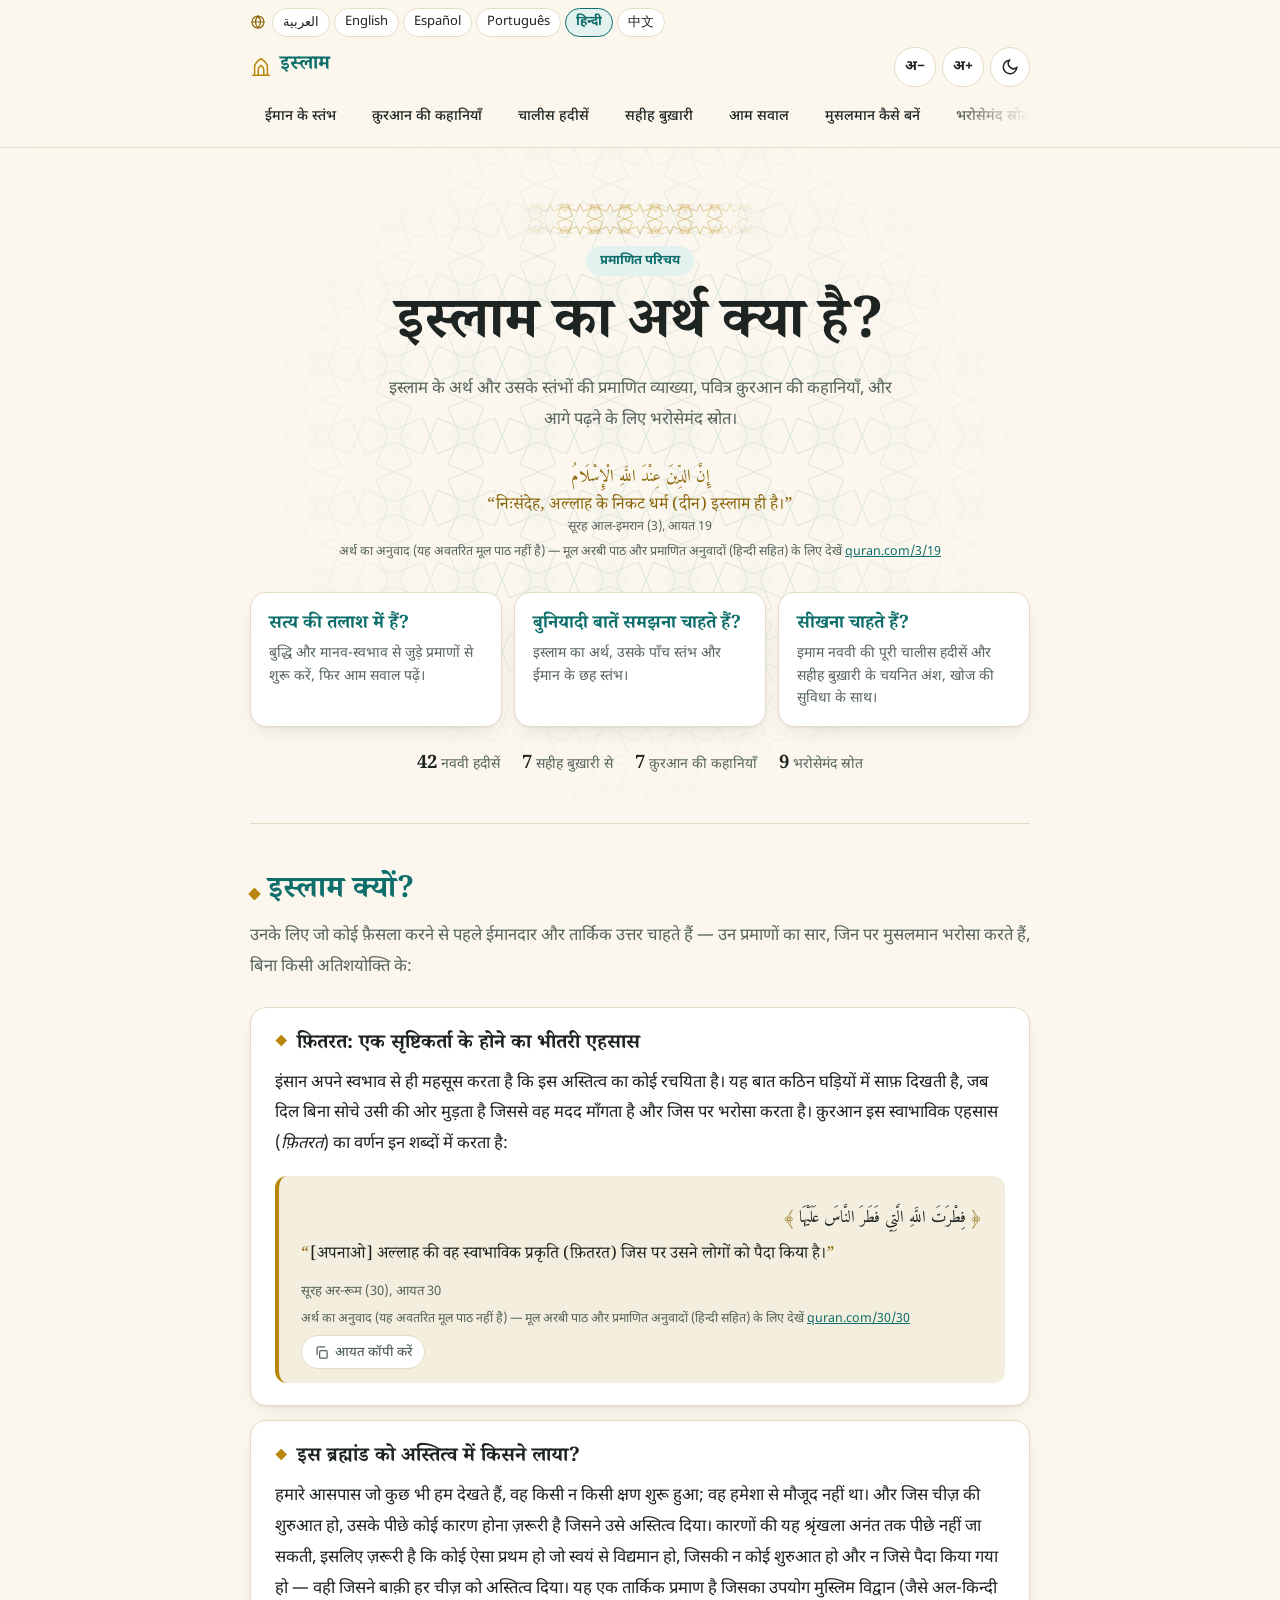
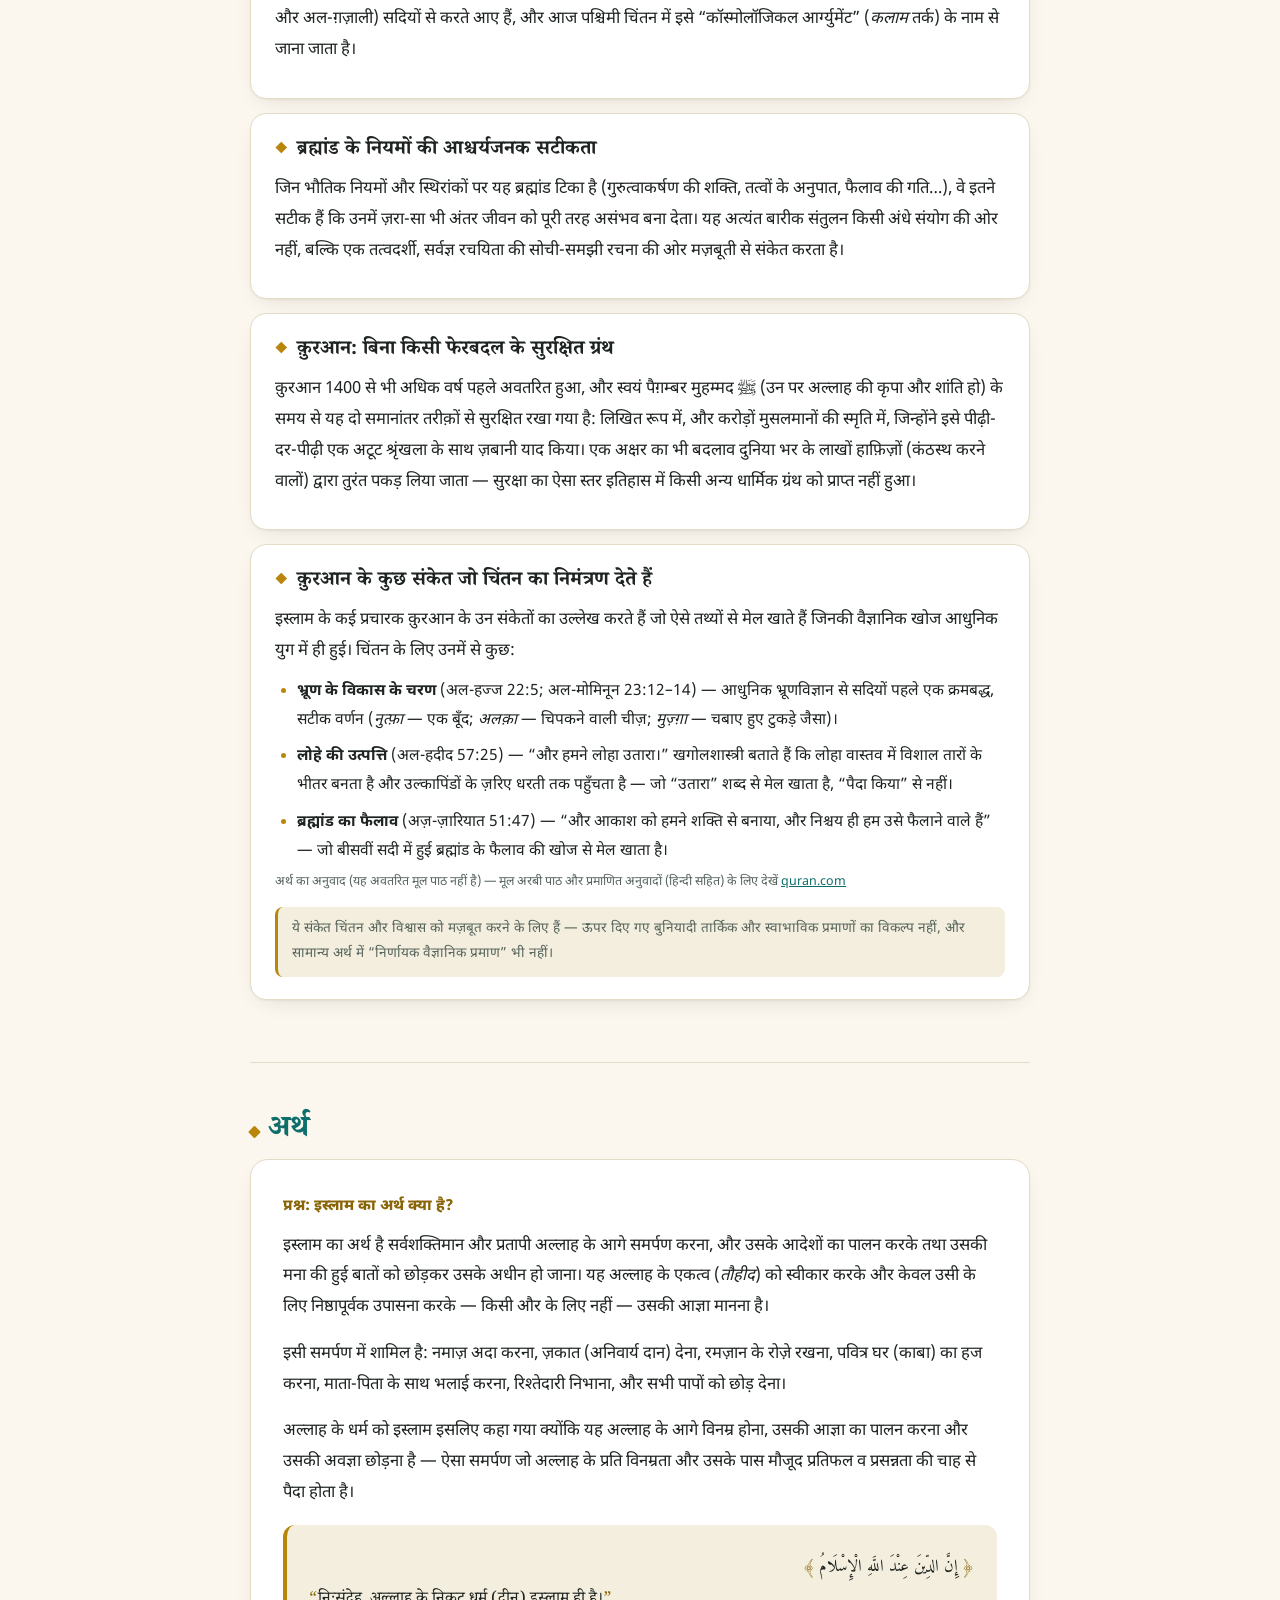
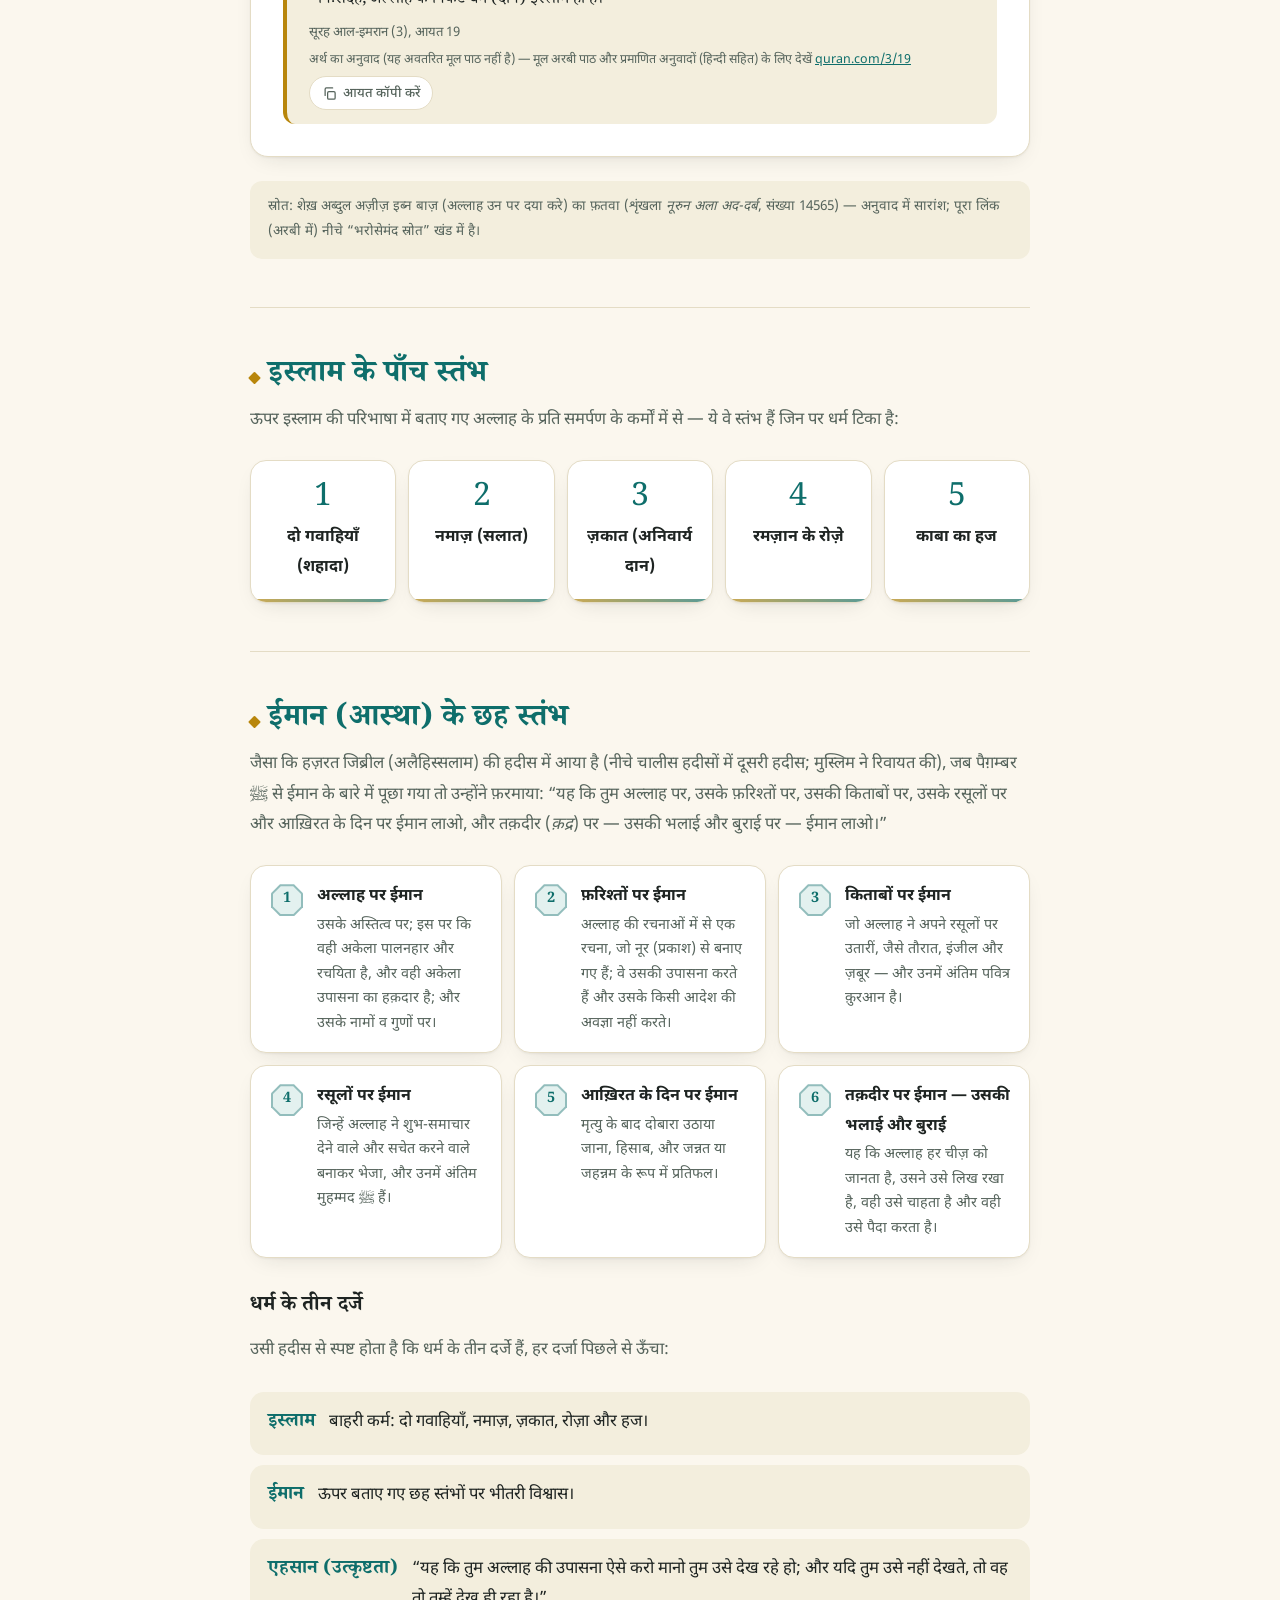
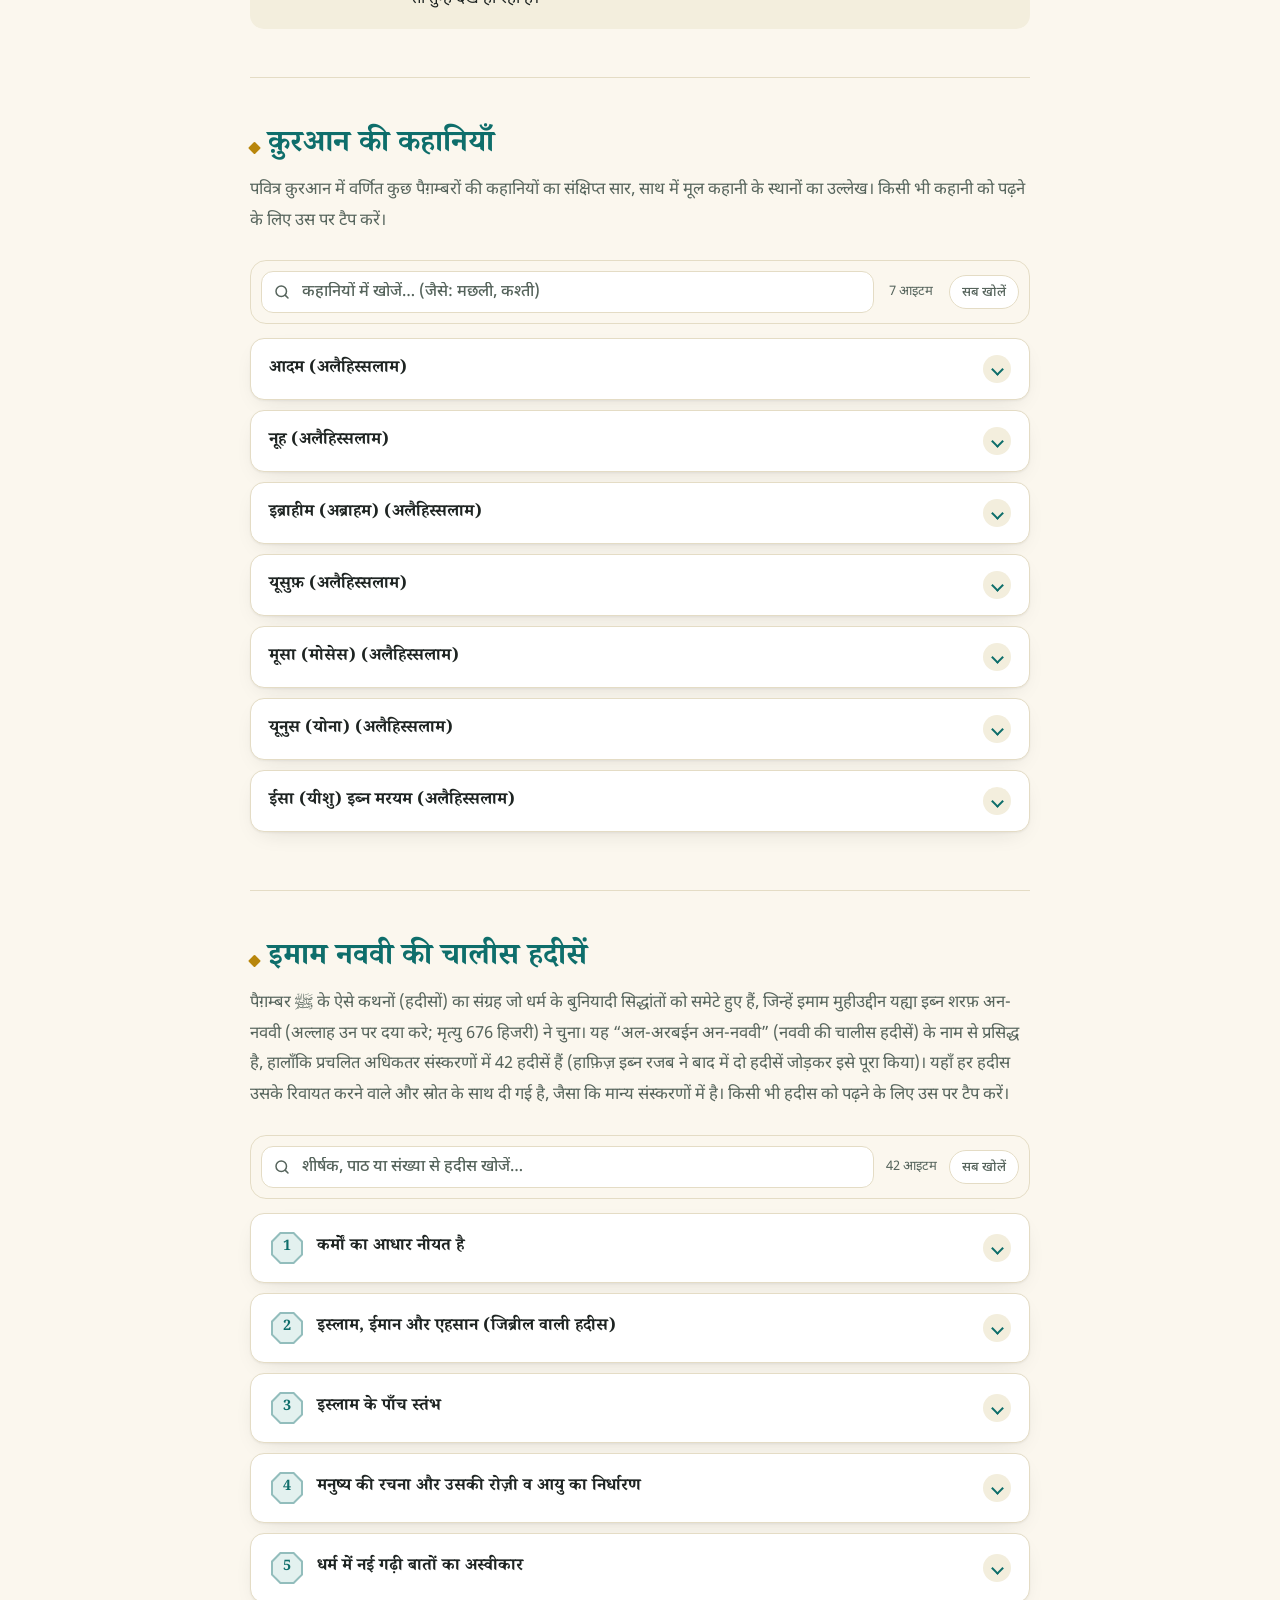
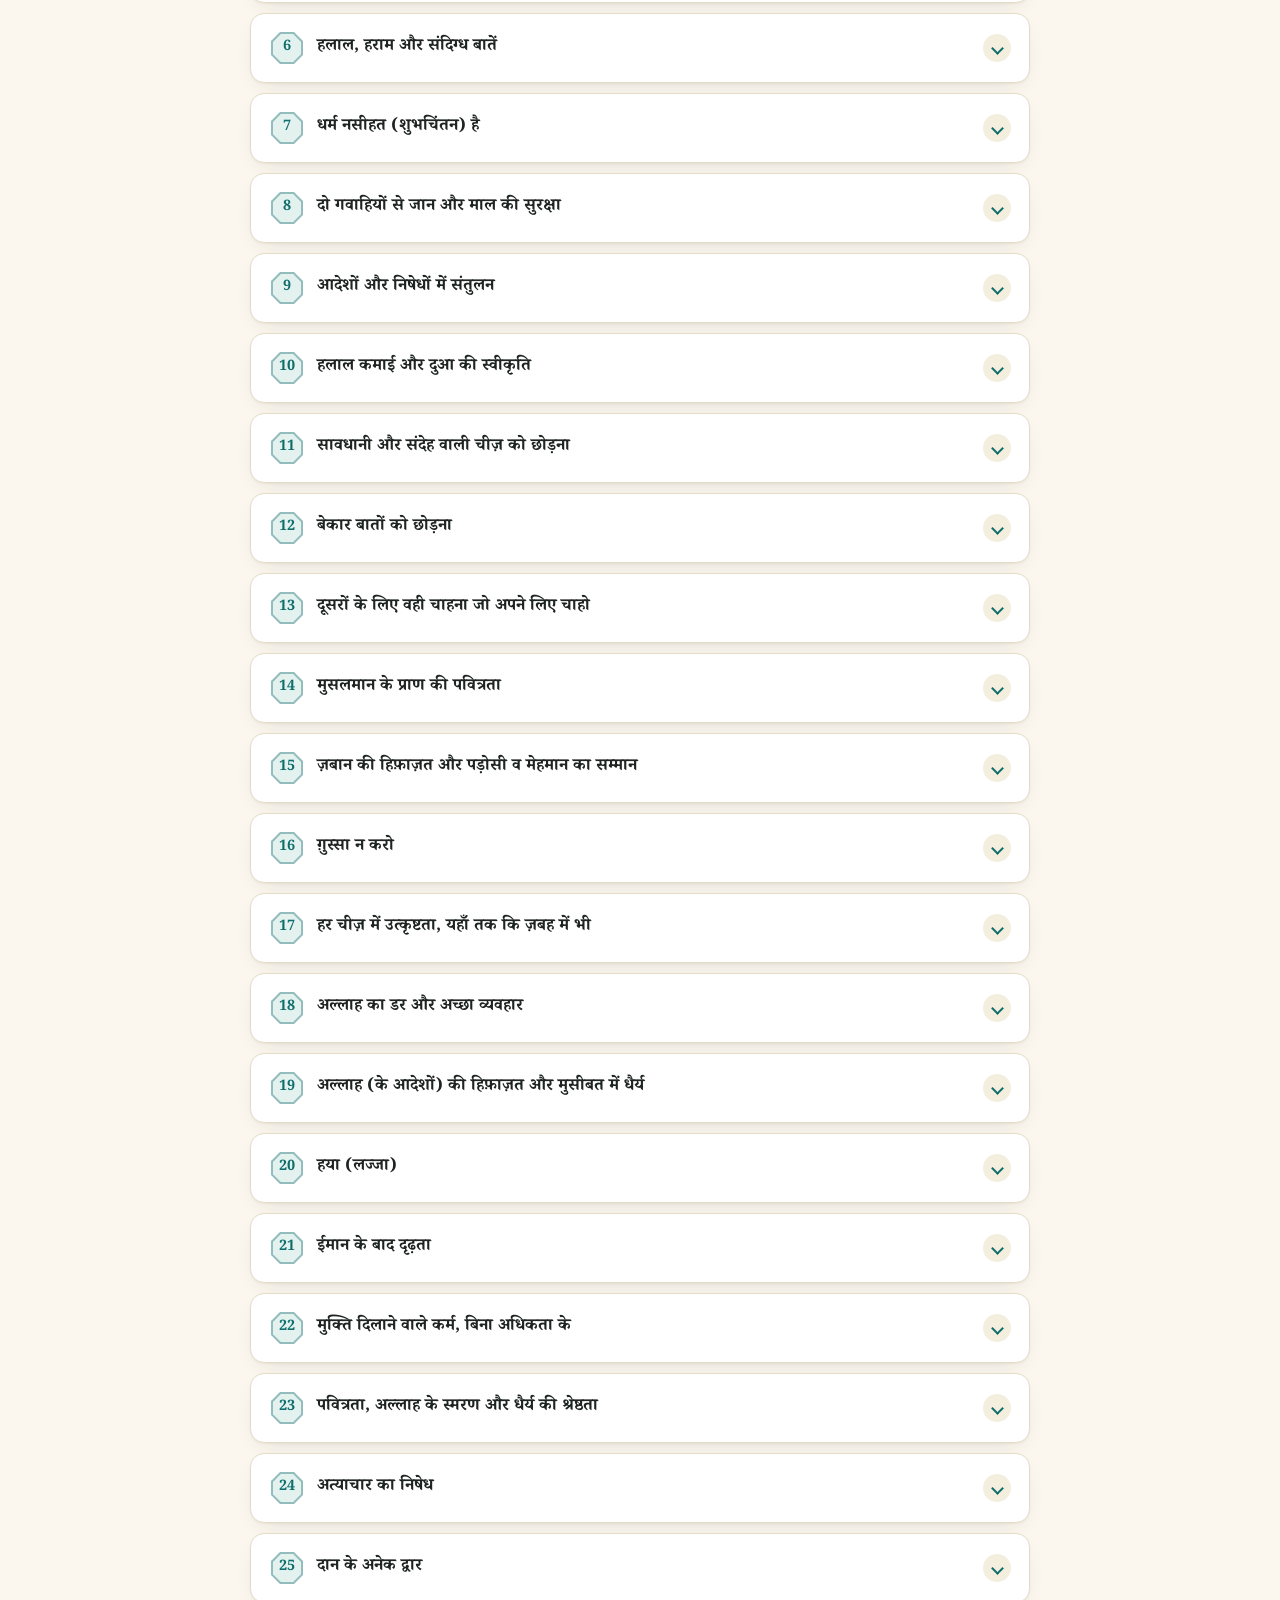
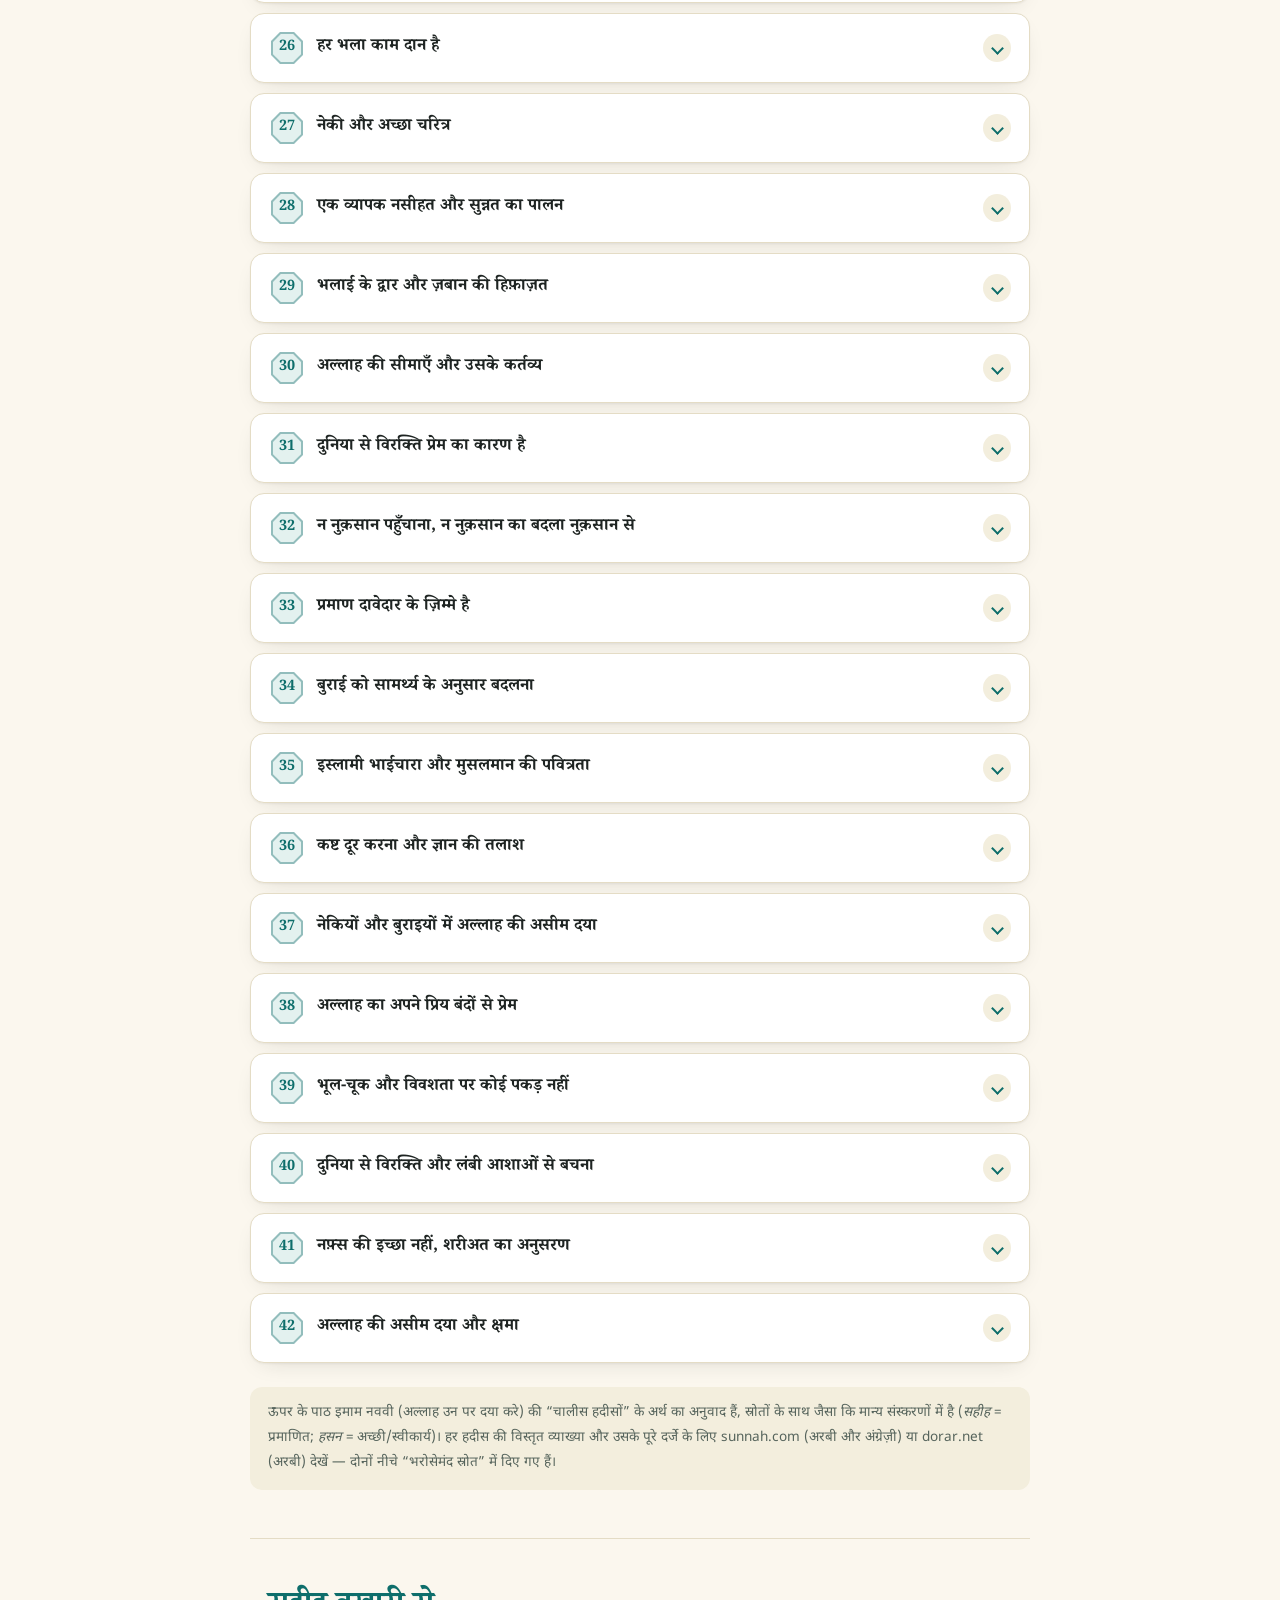
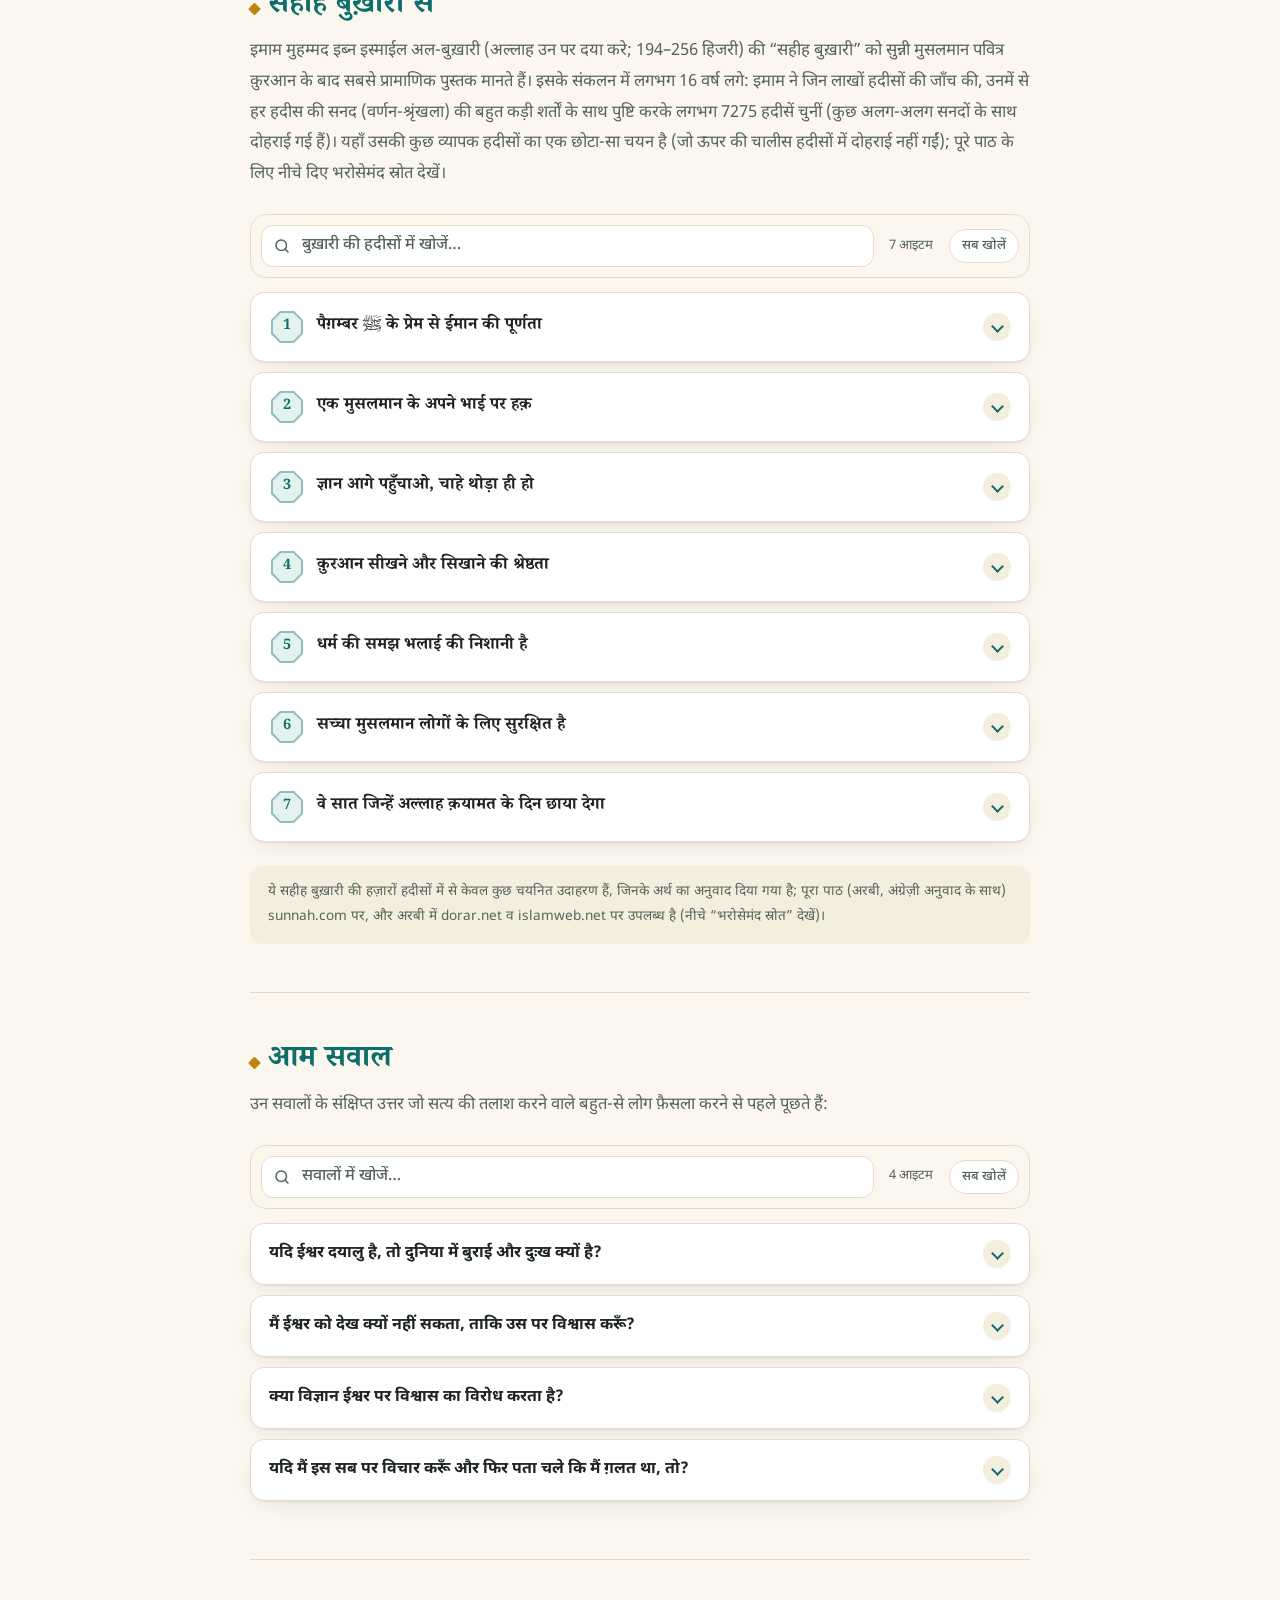
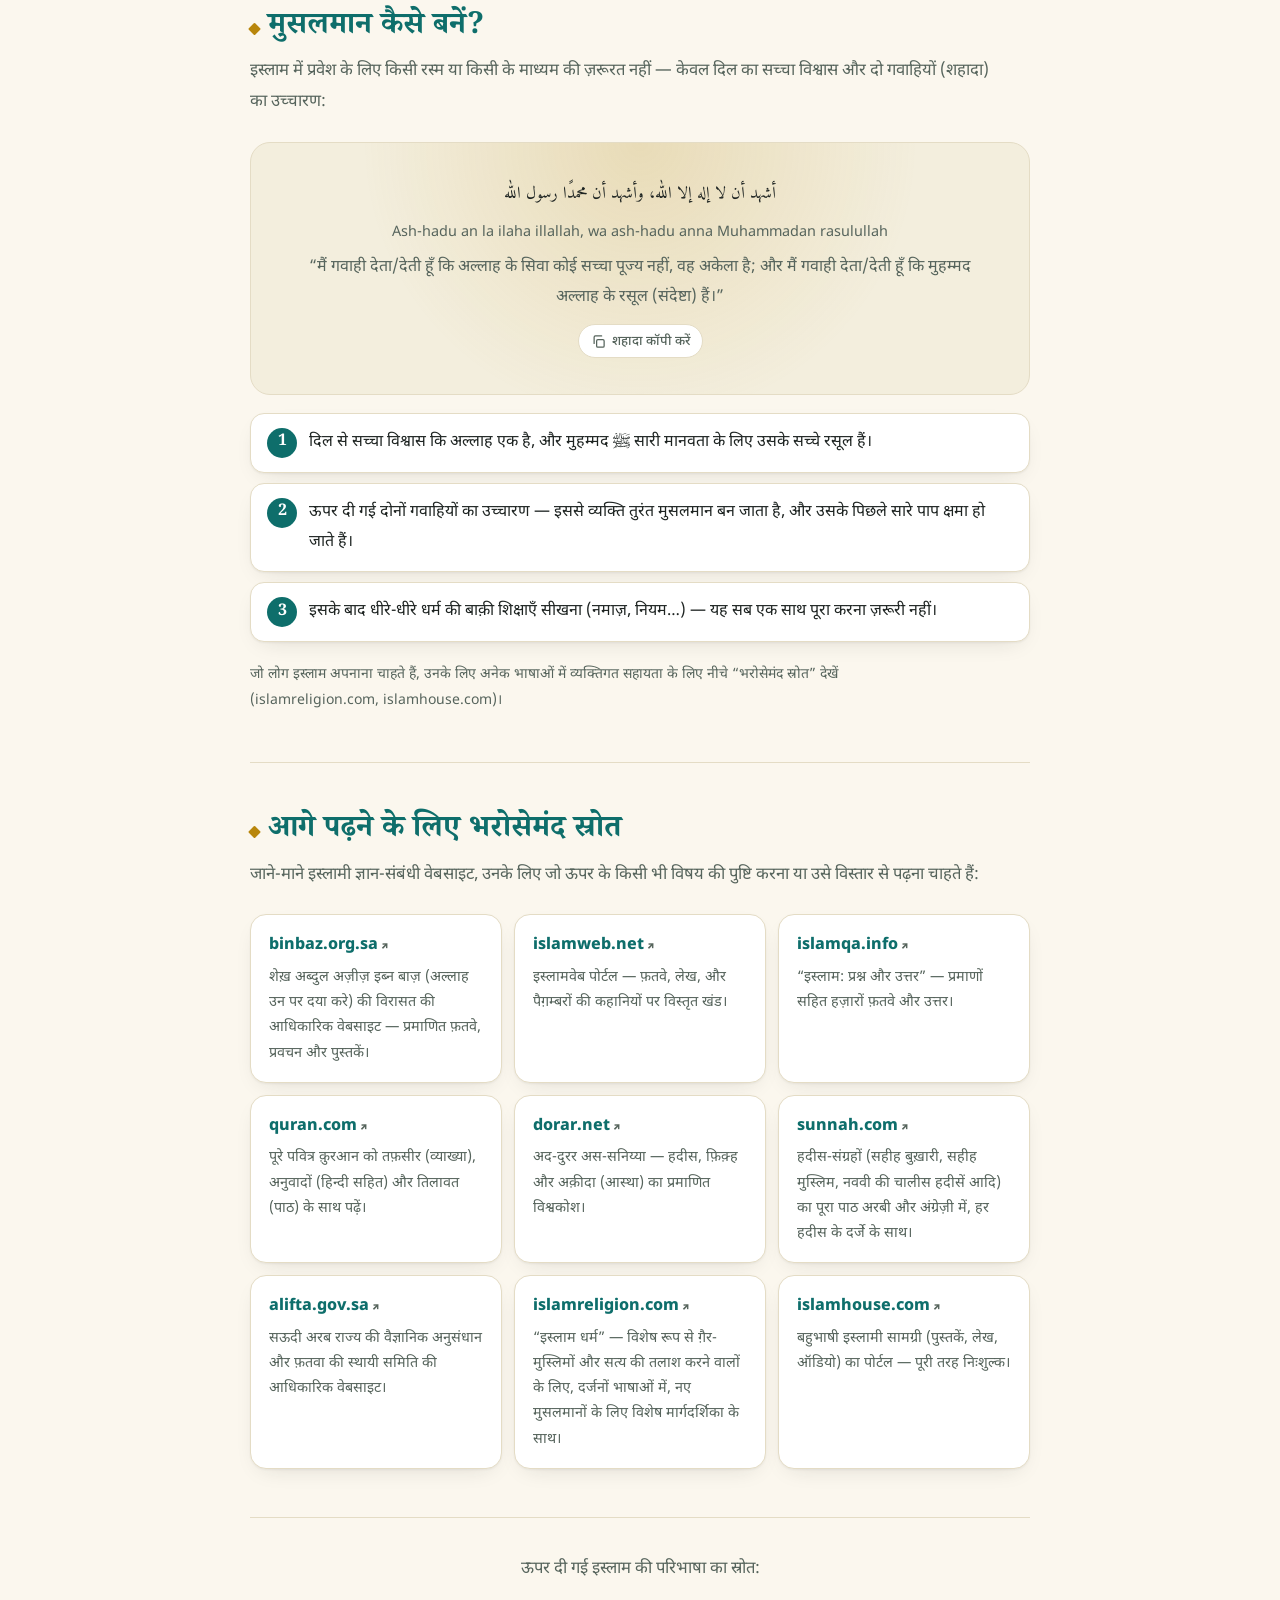
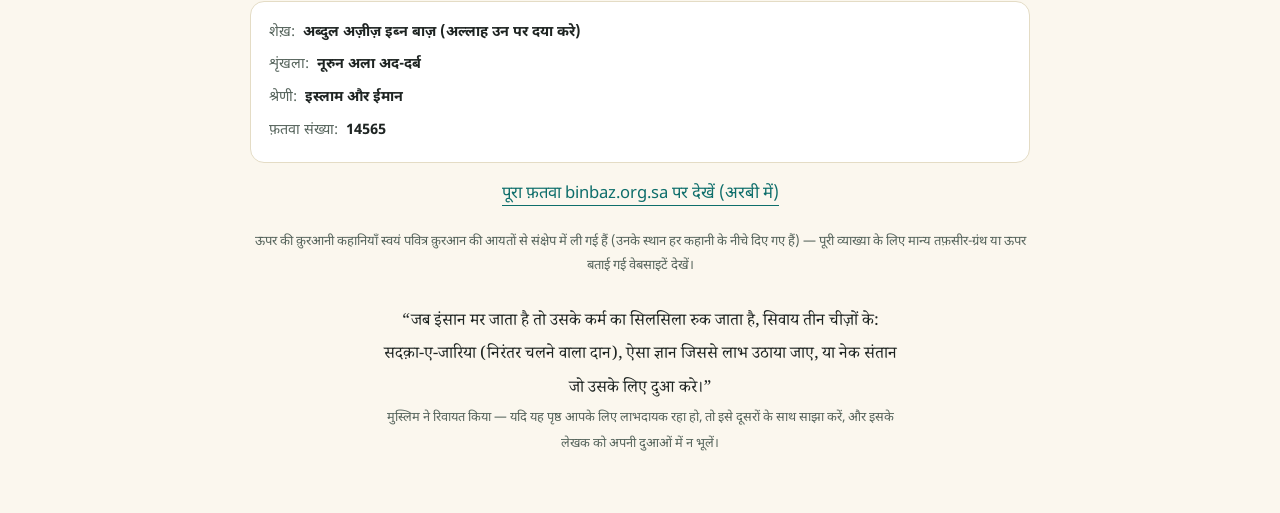
<file: hi.html>
<!DOCTYPE html>
<html lang="hi" dir="ltr" class="ltr">
<head>
<meta charset="UTF-8">
<meta name="viewport" content="width=device-width, initial-scale=1.0">
<title>इस्लाम का अर्थ क्या है?</title>
<meta name="description" content="इस्लाम के अर्थ, उसके स्तंभों, क़ुरआन में वर्णित पैग़म्बरों की कहानियों, इमाम नववी की चालीस हदीसों, सहीह बुख़ारी के चयनित अंशों और भरोसेमंद स्रोतों का प्रमाणित परिचय।">
<link rel="canonical" href="https://rfgeery.github.io/islam-site/hi.html">
<meta property="og:type" content="website">
<meta property="og:title" content="इस्लाम का अर्थ क्या है?">
<meta property="og:description" content="इस्लाम के अर्थ, उसके स्तंभों, क़ुरआन में वर्णित पैग़म्बरों की कहानियों, इमाम नववी की चालीस हदीसों, सहीह बुख़ारी के चयनित अंशों और भरोसेमंद स्रोतों का प्रमाणित परिचय।">
<meta property="og:url" content="https://rfgeery.github.io/islam-site/hi.html">
<meta property="og:locale" content="hi_IN">
<meta name="twitter:card" content="summary">
<link rel="alternate" hreflang="ar" href="https://rfgeery.github.io/islam-site/">
<link rel="alternate" hreflang="en" href="https://rfgeery.github.io/islam-site/en.html">
<link rel="alternate" hreflang="es" href="https://rfgeery.github.io/islam-site/es.html">
<link rel="alternate" hreflang="pt" href="https://rfgeery.github.io/islam-site/pt.html">
<link rel="alternate" hreflang="hi" href="https://rfgeery.github.io/islam-site/hi.html">
<link rel="alternate" hreflang="zh-Hans" href="https://rfgeery.github.io/islam-site/zh.html">
<link rel="alternate" hreflang="x-default" href="https://rfgeery.github.io/islam-site/">
<link rel="preconnect" href="https://fonts.googleapis.com">
<link rel="preconnect" href="https://fonts.gstatic.com" crossorigin>
<link rel="stylesheet" href="https://fonts.googleapis.com/css2?family=Amiri:wght@400;700&family=Amiri+Quran&family=Noto+Sans+Devanagari:wght@400;500;700;800&family=Noto+Serif+Devanagari:wght@400;700&family=Source+Sans+3:wght@400;700&display=swap">
<link rel="stylesheet" href="styles.css">
</head>
<body>

<div class="progress" aria-hidden="true"><span></span></div>
<a class="skip" href="#why">सामग्री पर जाएँ</a>

<nav class="topnav" aria-label="पृष्ठ के खंड">
  <div class="langbar" role="navigation" aria-label="भाषा चुनें">
    <svg viewBox="0 0 24 24" fill="none" stroke="currentColor" stroke-width="1.8" stroke-linecap="round" stroke-linejoin="round" aria-hidden="true"><circle cx="12" cy="12" r="9"/><path d="M3 12h18M12 3c2.5 2.7 3.8 5.7 3.8 9s-1.3 6.3-3.8 9c-2.5-2.7-3.8-5.7-3.8-9S9.5 5.7 12 3z"/></svg>
    <a href="./" lang="ar" hreflang="ar">العربية</a>
    <a href="en.html" lang="en" hreflang="en">English</a>
    <a href="es.html" lang="es" hreflang="es">Español</a>
    <a href="pt.html" lang="pt" hreflang="pt">Português</a>
    <a href="hi.html" lang="hi" hreflang="hi" aria-current="page">हिन्दी</a>
    <a href="zh.html" lang="zh-Hans" hreflang="zh-Hans">中文</a>
  </div>
  <div class="nav-row">
    <a class="brand" href="#home">
      <svg viewBox="0 0 24 24" fill="none" stroke="currentColor" stroke-width="1.6" stroke-linejoin="round" stroke-linecap="round" aria-hidden="true"><path d="M3 21h18"/><path d="M5 21v-9c0-3.6 3-6.6 7-9 4 2.4 7 5.4 7 9v9"/><path d="M9 21v-6.5c0-1.7 1.2-3.1 3-4.3 1.8 1.2 3 2.6 3 4.3V21"/></svg>
      इस्लाम
    </a>
    <div class="tools">
      <button class="tool" type="button" id="fontDown" aria-label="अक्षर छोटे करें">अ−</button>
      <button class="tool" type="button" id="fontUp" aria-label="अक्षर बड़े करें">अ+</button>
      <button class="tool" type="button" id="themeBtn" aria-label="डार्क मोड पर जाएँ">
        <svg class="sun" viewBox="0 0 24 24" fill="none" stroke="currentColor" stroke-width="2" stroke-linecap="round" aria-hidden="true"><path d="M21 12.8A9 9 0 1 1 11.2 3a7 7 0 0 0 9.8 9.8z"/></svg>
        <svg class="moon" viewBox="0 0 24 24" fill="none" stroke="currentColor" stroke-width="2" stroke-linecap="round" aria-hidden="true"><circle cx="12" cy="12" r="4"/><path d="M12 2v2M12 20v2M4.9 4.9l1.4 1.4M17.7 17.7l1.4 1.4M2 12h2M20 12h2M4.9 19.1l1.4-1.4M17.7 6.3l1.4-1.4"/></svg>
      </button>
    </div>
  </div>
  <div class="chips" id="chips">
    <a href="#why">इस्लाम क्यों?</a>
    <a href="#meaning">अर्थ</a>
    <a href="#pillars">इस्लाम के स्तंभ</a>
    <a href="#iman">ईमान के स्तंभ</a>
    <a href="#stories">क़ुरआन की कहानियाँ</a>
    <a href="#hadith">चालीस हदीसें</a>
    <a href="#bukhari">सहीह बुख़ारी</a>
    <a href="#faq">आम सवाल</a>
    <a href="#shahada">मुसलमान कैसे बनें</a>
    <a href="#sources">भरोसेमंद स्रोत</a>
  </div>
</nav>

<main class="wrap">
  <header class="hero" id="home">
    <span class="hero-band" aria-hidden="true"></span>
    <div class="eyebrow">प्रमाणित परिचय</div>
    <h1 class="title">इस्लाम का अर्थ क्या है?</h1>
    <p class="subtitle">इस्लाम के अर्थ और उसके स्तंभों की प्रमाणित व्याख्या, पवित्र क़ुरआन की कहानियाँ, और आगे पढ़ने के लिए भरोसेमंद स्रोत।</p>
    <p class="hero-verse"><span class="ar" lang="ar" dir="rtl">إِنَّ الدِّينَ عِنْدَ اللَّهِ الْإِسْلَامُ</span><span class="tr">“निःसंदेह, अल्लाह के निकट धर्म (दीन) इस्लाम ही है।”</span><small>सूरह आल-इमरान (3), आयत 19</small></p>
    <span class="tr-note">अर्थ का अनुवाद (यह अवतरित मूल पाठ नहीं है) — मूल अरबी पाठ और प्रमाणित अनुवादों (हिन्दी सहित) के लिए देखें <a href="https://quran.com/3/19" target="_blank" rel="noopener">quran.com/3/19</a></span>

    <div class="paths">
      <a class="path" href="#why"><b>सत्य की तलाश में हैं?</b><span>बुद्धि और मानव-स्वभाव से जुड़े प्रमाणों से शुरू करें, फिर आम सवाल पढ़ें।</span></a>
      <a class="path" href="#meaning"><b>बुनियादी बातें समझना चाहते हैं?</b><span>इस्लाम का अर्थ, उसके पाँच स्तंभ और ईमान के छह स्तंभ।</span></a>
      <a class="path" href="#hadith"><b>सीखना चाहते हैं?</b><span>इमाम नववी की पूरी चालीस हदीसें और सहीह बुख़ारी के चयनित अंश, खोज की सुविधा के साथ।</span></a>
    </div>
    <div class="stats" aria-label="पृष्ठ की सामग्री">
      <span><strong>42</strong> नववी हदीसें</span>
      <span><strong>7</strong> सहीह बुख़ारी से</span>
      <span><strong>7</strong> क़ुरआन की कहानियाँ</span>
      <span><strong>9</strong> भरोसेमंद स्रोत</span>
    </div>
  </header>

  <section id="why">
    <h2 class="section-title">इस्लाम क्यों?</h2>
    <p class="section-sub">उनके लिए जो कोई फ़ैसला करने से पहले ईमानदार और तार्किक उत्तर चाहते हैं — उन प्रमाणों का सार, जिन पर मुसलमान भरोसा करते हैं, बिना किसी अतिशयोक्ति के:</p>

    <div class="reason">
      <h3><span class="ico">◆</span> फ़ितरत: एक सृष्टिकर्ता के होने का भीतरी एहसास</h3>
      <p>इंसान अपने स्वभाव से ही महसूस करता है कि इस अस्तित्व का कोई रचयिता है। यह बात कठिन घड़ियों में साफ़ दिखती है, जब दिल बिना सोचे उसी की ओर मुड़ता है जिससे वह मदद माँगता है और जिस पर भरोसा करता है। क़ुरआन इस स्वाभाविक एहसास (<em>फ़ितरत</em>) का वर्णन इन शब्दों में करता है:</p>
      <div class="verse-box">
        <p class="quote-ar" lang="ar" dir="rtl">فِطْرَتَ اللَّهِ الَّتِي فَطَرَ النَّاسَ عَلَيْهَا</p>
        <p class="quote-tr">[अपनाओ] अल्लाह की वह स्वाभाविक प्रकृति (फ़ितरत) जिस पर उसने लोगों को पैदा किया है।</p>
        <div class="verse-ref">सूरह अर-रूम (30), आयत 30</div>
        <span class="tr-note">अर्थ का अनुवाद (यह अवतरित मूल पाठ नहीं है) — मूल अरबी पाठ और प्रमाणित अनुवादों (हिन्दी सहित) के लिए देखें <a href="https://quran.com/30/30" target="_blank" rel="noopener">quran.com/30/30</a></span>
      </div>
    </div>

    <div class="reason">
      <h3><span class="ico">◆</span> इस ब्रह्मांड को अस्तित्व में किसने लाया?</h3>
      <p>हमारे आसपास जो कुछ भी हम देखते हैं, वह किसी न किसी क्षण शुरू हुआ; वह हमेशा से मौजूद नहीं था। और जिस चीज़ की शुरुआत हो, उसके पीछे कोई कारण होना ज़रूरी है जिसने उसे अस्तित्व दिया। कारणों की यह श्रृंखला अनंत तक पीछे नहीं जा सकती, इसलिए ज़रूरी है कि कोई ऐसा प्रथम हो जो स्वयं से विद्यमान हो, जिसकी न कोई शुरुआत हो और न जिसे पैदा किया गया हो — वही जिसने बाक़ी हर चीज़ को अस्तित्व दिया। यह एक तार्किक प्रमाण है जिसका उपयोग मुस्लिम विद्वान (जैसे अल-किन्दी और अल-ग़ज़ाली) सदियों से करते आए हैं, और आज पश्चिमी चिंतन में इसे “कॉस्मोलॉजिकल आर्ग्युमेंट” (<em>कलाम</em> तर्क) के नाम से जाना जाता है।</p>
    </div>

    <div class="reason">
      <h3><span class="ico">◆</span> ब्रह्मांड के नियमों की आश्चर्यजनक सटीकता</h3>
      <p>जिन भौतिक नियमों और स्थिरांकों पर यह ब्रह्मांड टिका है (गुरुत्वाकर्षण की शक्ति, तत्वों के अनुपात, फैलाव की गति…), वे इतने सटीक हैं कि उनमें ज़रा-सा भी अंतर जीवन को पूरी तरह असंभव बना देता। यह अत्यंत बारीक संतुलन किसी अंधे संयोग की ओर नहीं, बल्कि एक तत्वदर्शी, सर्वज्ञ रचयिता की सोची-समझी रचना की ओर मज़बूती से संकेत करता है।</p>
    </div>

    <div class="reason">
      <h3><span class="ico">◆</span> क़ुरआन: बिना किसी फेरबदल के सुरक्षित ग्रंथ</h3>
      <p>क़ुरआन 1400 से भी अधिक वर्ष पहले अवतरित हुआ, और स्वयं पैग़म्बर मुहम्मद ﷺ (उन पर अल्लाह की कृपा और शांति हो) के समय से यह दो समानांतर तरीक़ों से सुरक्षित रखा गया है: लिखित रूप में, और करोड़ों मुसलमानों की स्मृति में, जिन्होंने इसे पीढ़ी-दर-पीढ़ी एक अटूट श्रृंखला के साथ ज़बानी याद किया। एक अक्षर का भी बदलाव दुनिया भर के लाखों हाफ़िज़ों (कंठस्थ करने वालों) द्वारा तुरंत पकड़ लिया जाता — सुरक्षा का ऐसा स्तर इतिहास में किसी अन्य धार्मिक ग्रंथ को प्राप्त नहीं हुआ।</p>
    </div>

    <div class="reason">
      <h3><span class="ico">◆</span> क़ुरआन के कुछ संकेत जो चिंतन का निमंत्रण देते हैं</h3>
      <p>इस्लाम के कई प्रचारक क़ुरआन के उन संकेतों का उल्लेख करते हैं जो ऐसे तथ्यों से मेल खाते हैं जिनकी वैज्ञानिक खोज आधुनिक युग में ही हुई। चिंतन के लिए उनमें से कुछ:</p>
      <ul class="mini-list">
        <li><strong>भ्रूण के विकास के चरण</strong> (अल-हज्ज 22:5; अल-मोमिनून 23:12–14) — आधुनिक भ्रूणविज्ञान से सदियों पहले एक क्रमबद्ध, सटीक वर्णन (<em>नुत्फ़ा</em> — एक बूँद; <em>अलक़ा</em> — चिपकने वाली चीज़; <em>मुज़्ग़ा</em> — चबाए हुए टुकड़े जैसा)।</li>
        <li><strong>लोहे की उत्पत्ति</strong> (अल-हदीद 57:25) — “और हमने लोहा उतारा।” खगोलशास्त्री बताते हैं कि लोहा वास्तव में विशाल तारों के भीतर बनता है और उल्कापिंडों के ज़रिए धरती तक पहुँचता है — जो “उतारा” शब्द से मेल खाता है, “पैदा किया” से नहीं।</li>
        <li><strong>ब्रह्मांड का फैलाव</strong> (अज़-ज़ारियात 51:47) — “और आकाश को हमने शक्ति से बनाया, और निश्चय ही हम उसे फैलाने वाले हैं” — जो बीसवीं सदी में हुई ब्रह्मांड के फैलाव की खोज से मेल खाता है।</li>
      </ul>
      <span class="tr-note">अर्थ का अनुवाद (यह अवतरित मूल पाठ नहीं है) — मूल अरबी पाठ और प्रमाणित अनुवादों (हिन्दी सहित) के लिए देखें <a href="https://quran.com" target="_blank" rel="noopener">quran.com</a></span>
      <div class="caution">ये संकेत चिंतन और विश्वास को मज़बूत करने के लिए हैं — ऊपर दिए गए बुनियादी तार्किक और स्वाभाविक प्रमाणों का विकल्प नहीं, और सामान्य अर्थ में “निर्णायक वैज्ञानिक प्रमाण” भी नहीं।</div>
    </div>

  </section>

  <section id="meaning">
    <h2 class="section-title">अर्थ</h2>
    <div class="qa-card">
      <div class="question">इस्लाम का अर्थ क्या है?</div>
      <p>इस्लाम का अर्थ है सर्वशक्तिमान और प्रतापी अल्लाह के आगे समर्पण करना, और उसके आदेशों का पालन करके तथा उसकी मना की हुई बातों को छोड़कर उसके अधीन हो जाना। यह अल्लाह के एकत्व (<em>तौहीद</em>) को स्वीकार करके और केवल उसी के लिए निष्ठापूर्वक उपासना करके — किसी और के लिए नहीं — उसकी आज्ञा मानना है।</p>
      <p>इसी समर्पण में शामिल है: नमाज़ अदा करना, ज़कात (अनिवार्य दान) देना, रमज़ान के रोज़े रखना, पवित्र घर (काबा) का हज करना, माता-पिता के साथ भलाई करना, रिश्तेदारी निभाना, और सभी पापों को छोड़ देना।</p>
      <p>अल्लाह के धर्म को इस्लाम इसलिए कहा गया क्योंकि यह अल्लाह के आगे विनम्र होना, उसकी आज्ञा का पालन करना और उसकी अवज्ञा छोड़ना है — ऐसा समर्पण जो अल्लाह के प्रति विनम्रता और उसके पास मौजूद प्रतिफल व प्रसन्नता की चाह से पैदा होता है।</p>
      <div class="verse-box">
        <p class="quote-ar" lang="ar" dir="rtl">إِنَّ الدِّينَ عِنْدَ اللَّهِ الْإِسْلَامُ</p>
        <p class="quote-tr">निःसंदेह, अल्लाह के निकट धर्म (दीन) इस्लाम ही है।</p>
        <div class="verse-ref">सूरह आल-इमरान (3), आयत 19</div>
        <span class="tr-note">अर्थ का अनुवाद (यह अवतरित मूल पाठ नहीं है) — मूल अरबी पाठ और प्रमाणित अनुवादों (हिन्दी सहित) के लिए देखें <a href="https://quran.com/3/19" target="_blank" rel="noopener">quran.com/3/19</a></span>
      </div>
    </div>
    <div class="disclaimer">स्रोत: शेख़ अब्दुल अज़ीज़ इब्न बाज़ (अल्लाह उन पर दया करे) का फ़तवा (शृंखला <em>नूरुन अला अद-दर्ब</em>, संख्या 14565) — अनुवाद में सारांश; पूरा लिंक (अरबी में) नीचे “भरोसेमंद स्रोत” खंड में है।</div>
  </section>

  <section id="pillars">
    <h2 class="section-title">इस्लाम के पाँच स्तंभ</h2>
    <p class="section-sub">ऊपर इस्लाम की परिभाषा में बताए गए अल्लाह के प्रति समर्पण के कर्मों में से — ये वे स्तंभ हैं जिन पर धर्म टिका है:</p>
    <div class="pillars">
      <div class="pillar"><span class="num">1</span><span class="name">दो गवाहियाँ (शहादा)</span></div>
      <div class="pillar"><span class="num">2</span><span class="name">नमाज़ (सलात)</span></div>
      <div class="pillar"><span class="num">3</span><span class="name">ज़कात (अनिवार्य दान)</span></div>
      <div class="pillar"><span class="num">4</span><span class="name">रमज़ान के रोज़े</span></div>
      <div class="pillar"><span class="num">5</span><span class="name">काबा का हज</span></div>
    </div>
  </section>

  <section id="iman">
    <h2 class="section-title">ईमान (आस्था) के छह स्तंभ</h2>
    <p class="section-sub">जैसा कि हज़रत जिब्रील (अलैहिस्सलाम) की हदीस में आया है (नीचे चालीस हदीसों में दूसरी हदीस; मुस्लिम ने रिवायत की), जब पैग़म्बर ﷺ से ईमान के बारे में पूछा गया तो उन्होंने फ़रमाया: “यह कि तुम अल्लाह पर, उसके फ़रिश्तों पर, उसकी किताबों पर, उसके रसूलों पर और आख़िरत के दिन पर ईमान लाओ, और तक़दीर (<em>क़द्र</em>) पर — उसकी भलाई और बुराई पर — ईमान लाओ।”</p>
    <div class="iman-grid">
      <div class="iman-item"><span class="hnum">1</span><div><b>अल्लाह पर ईमान</b><span class="d">उसके अस्तित्व पर; इस पर कि वही अकेला पालनहार और रचयिता है, और वही अकेला उपासना का हक़दार है; और उसके नामों व गुणों पर।</span></div></div>
      <div class="iman-item"><span class="hnum">2</span><div><b>फ़रिश्तों पर ईमान</b><span class="d">अल्लाह की रचनाओं में से एक रचना, जो नूर (प्रकाश) से बनाए गए हैं; वे उसकी उपासना करते हैं और उसके किसी आदेश की अवज्ञा नहीं करते।</span></div></div>
      <div class="iman-item"><span class="hnum">3</span><div><b>किताबों पर ईमान</b><span class="d">जो अल्लाह ने अपने रसूलों पर उतारीं, जैसे तौरात, इंजील और ज़बूर — और उनमें अंतिम पवित्र क़ुरआन है।</span></div></div>
      <div class="iman-item"><span class="hnum">4</span><div><b>रसूलों पर ईमान</b><span class="d">जिन्हें अल्लाह ने शुभ-समाचार देने वाले और सचेत करने वाले बनाकर भेजा, और उनमें अंतिम मुहम्मद ﷺ हैं।</span></div></div>
      <div class="iman-item"><span class="hnum">5</span><div><b>आख़िरत के दिन पर ईमान</b><span class="d">मृत्यु के बाद दोबारा उठाया जाना, हिसाब, और जन्नत या जहन्नम के रूप में प्रतिफल।</span></div></div>
      <div class="iman-item"><span class="hnum">6</span><div><b>तक़दीर पर ईमान — उसकी भलाई और बुराई</b><span class="d">यह कि अल्लाह हर चीज़ को जानता है, उसने उसे लिख रखा है, वही उसे चाहता है और वही उसे पैदा करता है।</span></div></div>
    </div>

    <h3 class="sub-h">धर्म के तीन दर्जे</h3>
    <p class="section-sub" style="margin-bottom:12px">उसी हदीस से स्पष्ट होता है कि धर्म के तीन दर्जे हैं, हर दर्जा पिछले से ऊँचा:</p>
    <div class="levels">
      <div class="level"><span class="lv">इस्लाम</span><p>बाहरी कर्म: दो गवाहियाँ, नमाज़, ज़कात, रोज़ा और हज।</p></div>
      <div class="level"><span class="lv">ईमान</span><p>ऊपर बताए गए छह स्तंभों पर भीतरी विश्वास।</p></div>
      <div class="level"><span class="lv">एहसान (उत्कृष्टता)</span><p>“यह कि तुम अल्लाह की उपासना ऐसे करो मानो तुम उसे देख रहे हो; और यदि तुम उसे नहीं देखते, तो वह तो तुम्हें देख ही रहा है।”</p></div>
    </div>
  </section>

  <section id="stories">
    <h2 class="section-title">क़ुरआन की कहानियाँ</h2>
    <p class="section-sub">पवित्र क़ुरआन में वर्णित कुछ पैग़म्बरों की कहानियों का संक्षिप्त सार, साथ में मूल कहानी के स्थानों का उल्लेख। किसी भी कहानी को पढ़ने के लिए उस पर टैप करें।</p>

    <details class="story">
      <summary><span class="name">आदम (अलैहिस्सलाम)</span><span class="chev">▸</span></summary>
      <div class="story-body">
        <p>अल्लाह ने आदम को मिट्टी से बनाया, उनमें अपनी (पैदा की हुई) रूह फूँकी, और उन्हें सभी चीज़ों के नाम सिखाए। फिर फ़रिश्तों को उन्हें सजदा करने का आदेश दिया, तो सबने सजदा किया सिवाय इबलीस (शैतान) के, जिसने घमंड किया और इनकार कर दिया, तो अल्लाह ने उसे अपनी दया से निकाल दिया। अल्लाह ने आदम और उनकी पत्नी हव्वा को जन्नत में बसाया और उन्हें एक ख़ास पेड़ से खाने से मना किया। शैतान उनके मन में वसवसे डालता रहा यहाँ तक कि उन्होंने उसमें से खा लिया; फिर वे पछताए और अल्लाह से तौबा की, तो अल्लाह ने उनकी तौबा क़बूल की और उन्हें धरती पर उतारा ताकि वे उस पर पहले ख़लीफ़ा (उत्तराधिकारी) बनें।</p>
        <span class="story-ref">क़ुरआन: अल-बक़रा 2:30–39 · अल-आराफ़ 7:11–25 · ता-हा 20:115–123</span>
        <span class="tr-note">क़ुरआन के उद्धरण उनके अर्थ का अनुवाद हैं — मूल अरबी पाठ और प्रमाणित अनुवादों के लिए देखें <a href="https://quran.com" target="_blank" rel="noopener">quran.com</a></span>
      </div>
    </details>

    <details class="story">
      <summary><span class="name">नूह (अलैहिस्सलाम)</span><span class="chev">▸</span></summary>
      <div class="story-body">
        <p>अल्लाह ने उन्हें उनकी क़ौम के पास भेजा ताकि वे उन्हें केवल अल्लाह की उपासना करने और मूर्तियों की पूजा छोड़ने का निमंत्रण दें। वे पचास कम एक हज़ार वर्ष तक उनके बीच रहे, रात-दिन उन्हें बुलाते रहे, फिर भी उनमें से थोड़े ही लोग ईमान लाए। अल्लाह ने उन्हें एक नाव (कश्ती) बनाने का आदेश दिया, तो उन्होंने उसमें अपने साथ ईमान लाने वालों को और हर प्राणी का एक-एक जोड़ा सवार किया। फिर अल्लाह ने तूफ़ान (जल-प्रलय) भेजा जिसने इनकार करने वालों को डुबो दिया, और नूह और कश्ती में उनके साथी अल्लाह की दया से बच गए।</p>
        <span class="story-ref">क़ुरआन: हूद 11:25–49 · पूरी सूरह नूह (71) · अल-अनकबूत 29:14</span>
        <span class="tr-note">क़ुरआन के उद्धरण उनके अर्थ का अनुवाद हैं — मूल अरबी पाठ और प्रमाणित अनुवादों के लिए देखें <a href="https://quran.com" target="_blank" rel="noopener">quran.com</a></span>
      </div>
    </details>

    <details class="story">
      <summary><span class="name">इब्राहीम (अब्राहम) (अलैहिस्सलाम)</span><span class="chev">▸</span></summary>
      <div class="story-body">
        <p>इब्राहीम एक ऐसी क़ौम के बीच बड़े हुए जो मूर्तियों और नक्षत्रों की पूजा करती थी। उन्होंने तर्क और प्रमाण के साथ उन्हें अल्लाह के एकत्व की ओर बुलाया, और उनकी मूर्तियाँ तोड़ दीं। उनकी क़ौम ने सज़ा के तौर पर उन्हें जलाने की कोशिश की, तो अल्लाह ने उन्हें आग से सुरक्षित बचा लिया। अल्लाह ने उन्हें अपने बेटे इस्माईल (अलैहिस्सलाम) के साथ काबा बनाने का आदेश दिया। उनकी परीक्षा अल्लाह के इस आदेश से हुई कि वे अपने बेटे की क़ुर्बानी दें; जब उन्होंने अपने रब का आदेश मान लिया, तो अल्लाह ने बेटे के बदले एक महान क़ुर्बानी (फ़िदया) दे दी।</p>
        <span class="story-ref">क़ुरआन: अल-अंबिया 21:51–70 · अस-साफ़्फ़ात 37:83–113 · अल-बक़रा 2:124–129</span>
        <span class="tr-note">क़ुरआन के उद्धरण उनके अर्थ का अनुवाद हैं — मूल अरबी पाठ और प्रमाणित अनुवादों के लिए देखें <a href="https://quran.com" target="_blank" rel="noopener">quran.com</a></span>
      </div>
    </details>

    <details class="story">
      <summary><span class="name">यूसुफ़ (अलैहिस्सलाम)</span><span class="chev">▸</span></summary>
      <div class="story-body">
        <p>यूसुफ़ ने एक सपना देखा, तो उनके भाई उनसे ईर्ष्या करने लगे। उन्होंने उन्हें एक कुएँ में डाल दिया और छोड़ आए। कुछ यात्रियों ने उन्हें निकाला और वे मिस्र में ग़ुलाम के रूप में बेच दिए गए। वहाँ उनके मालिक की पत्नी ने उन्हें बहकाने की कोशिश की, पर उन्होंने इनकार किया और अल्लाह ने उनकी रक्षा की। उन्हें अन्यायपूर्वक वर्षों तक जेल में रखा गया; फिर उन्होंने राजा के सपनों का अर्थ बताया, तो उन्हें जेल से निकाला गया और राजा ने उनकी ईमानदारी और अच्छे प्रबंधन के कारण उन्हें मिस्र के भंडारों का प्रभारी बना दिया। अंत में अल्लाह ने उन्हें लंबे वर्षों की जुदाई और दुःख के बाद उनके पिता और भाइयों से मिला दिया।</p>
        <span class="story-ref">क़ुरआन: पूरी सूरह यूसुफ़ (12)</span>
        <span class="tr-note">क़ुरआन के उद्धरण उनके अर्थ का अनुवाद हैं — मूल अरबी पाठ और प्रमाणित अनुवादों के लिए देखें <a href="https://quran.com" target="_blank" rel="noopener">quran.com</a></span>
      </div>
    </details>

    <details class="story">
      <summary><span class="name">मूसा (मोसेस) (अलैहिस्सलाम)</span><span class="chev">▸</span></summary>
      <div class="story-body">
        <p>मूसा ऐसे समय में पैदा हुए जब फ़िरऔन बनी इस्राईल (इस्राईल की संतान) के बेटों को मार डालने का आदेश देता था। अल्लाह ने उनकी माँ के दिल में डाला कि वे उन्हें एक संदूक़ में रखकर नदी में डाल दें, तो फ़िरऔन के घरवालों ने उन्हें उठा लिया और वे फ़िरऔन के महल में पले-बढ़े। अल्लाह ने उन्हें फ़िरऔन के पास रसूल बनाकर भेजा, ताकि वे उसे अल्लाह के एकत्व की ओर बुलाएँ और बनी इस्राईल को अपने साथ जाने देने को कहें। अल्लाह ने उनके हाथों बहुत-सी निशानियाँ (चमत्कार) दिखाईं, और बनी इस्राईल को बचाने के लिए समुद्र को चीर दिया, तो वे उसे पार कर गए; और जब फ़िरऔन और उसकी सेना उनके पीछे उसमें उतरी, तो अल्लाह ने उन्हें डुबो दिया।</p>
        <span class="story-ref">क़ुरआन: अल-क़सस 28:1–43 · अल-आराफ़ 7:103–156 · अश-शुअरा 26:10–68</span>
        <span class="tr-note">क़ुरआन के उद्धरण उनके अर्थ का अनुवाद हैं — मूल अरबी पाठ और प्रमाणित अनुवादों के लिए देखें <a href="https://quran.com" target="_blank" rel="noopener">quran.com</a></span>
      </div>
    </details>

    <details class="story">
      <summary><span class="name">यूनुस (योना) (अलैहिस्सलाम)</span><span class="chev">▸</span></summary>
      <div class="story-body">
        <p>लंबे समय तक अपनी क़ौम को बुलाने के बाद यूनुस उनसे नाराज़ हो गए और अल्लाह की अनुमति से पहले ही उन्हें छोड़कर चले गए। वे समुद्र में एक जहाज़ पर सवार हुए, तो एक बड़ी मछली (व्हेल) ने उन्हें निगल लिया, और वे उसके पेट में परत-दर-परत अँधेरों में रहे। उन्होंने तौबा करते हुए, अपनी ग़लती स्वीकार करते हुए, अल्लाह की प्रशंसा के साथ उसकी पवित्रता बयान करते हुए और उसके एकत्व को मानते हुए अल्लाह से दुआ की। अल्लाह ने उनकी दुआ क़बूल की और उन्हें मछली के पेट से निकालकर बचा लिया; फिर वे अपनी क़ौम के पास लौटे और वे सब उन पर ईमान ले आए।</p>
        <span class="story-ref">क़ुरआन: अल-अंबिया 21:87–88 · अस-साफ़्फ़ात 37:139–148 · सूरह यूनुस (10)</span>
        <span class="tr-note">क़ुरआन के उद्धरण उनके अर्थ का अनुवाद हैं — मूल अरबी पाठ और प्रमाणित अनुवादों के लिए देखें <a href="https://quran.com" target="_blank" rel="noopener">quran.com</a></span>
      </div>
    </details>

    <details class="story">
      <summary><span class="name">ईसा (यीशु) इब्न मरयम (अलैहिस्सलाम)</span><span class="chev">▸</span></summary>
      <div class="story-body">
        <p>फ़रिश्तों ने मरयम (मरियम) को — जिन्हें अल्लाह ने चुना और पवित्र किया था, एक नेक स्त्री — एक बेटे की शुभ-सूचना दी जिसका नाम होगा “मसीह, ईसा इब्न मरयम”। उन्होंने कहा: “मेरे रब, मुझे बेटा कैसे होगा जबकि किसी पुरुष ने मुझे छुआ तक नहीं?” उत्तर आया: “अल्लाह इसी तरह जो चाहता है पैदा करता है। जब वह किसी काम का निर्णय करता है तो उससे बस कहता है ‘हो जा’, और वह हो जाता है।” इस तरह ईसा बिना पिता के, केवल अल्लाह की शक्ति से पैदा हुए। क़ुरआन इसे आदम के उदाहरण से समझाता है, जिन्हें अल्लाह ने बिना पिता और बिना माता के मिट्टी से बनाया (आल-इमरान 3:59)।</p>
        <p>जब वे उन्हें लेकर अपनी क़ौम के पास आईं और लोगों ने उन पर आरोप लगाया, तो उन्होंने पालने में मौजूद बच्चे की ओर इशारा किया, और अल्लाह ने उसे बोलने की शक्ति दी ताकि वह अपनी माँ की निर्दोषता साबित करे। उनके पहले शब्द थे: “मैं अल्लाह का बंदा (दास) हूँ। उसने मुझे किताब दी और मुझे नबी बनाया” (मरयम 19:30) — यानी सबसे पहले उन्होंने अपना परिचय अल्लाह के बंदे के रूप में दिया।</p>
        <p>अल्लाह ने उन्हें इंजील दी, जिसमें मार्गदर्शन और प्रकाश था, और उन्हें महान चमत्कारों से सहायता दी — जिनमें से हर एक को वे अल्लाह की अनुमति से जोड़ते थे, अपनी निजी शक्ति से नहीं: “मैं तुम्हारे लिए मिट्टी से पक्षी जैसी आकृति बनाता हूँ, फिर उसमें फूँकता हूँ तो वह अल्लाह की अनुमति से पक्षी बन जाती है; और मैं जन्म से अंधे और कोढ़ी को चंगा करता हूँ, और अल्लाह की अनुमति से मुर्दों को जीवित करता हूँ” (आल-इमरान 3:49)। यही अर्थ अल-माइदा 5:110 में “मेरी अनुमति से” शब्दों के साथ दोहराया गया है। चमत्कार अल्लाह का कार्य है, और ईसा एक रसूल हैं जिनके हाथों वह प्रकट होता है।</p>
        <p>बनी इस्राईल को उनका संदेश एकेश्वरवाद (तौहीद) था: “निःसंदेह अल्लाह मेरा भी रब है और तुम्हारा भी रब, अतः उसी की उपासना करो। यही सीधा मार्ग है” (आल-इमरान 3:51)। और उन्होंने अपने बाद आने वाले एक रसूल की शुभ-सूचना दी: “…और एक रसूल की शुभ-सूचना देने वाला हूँ जो मेरे बाद आएगा, जिसका नाम अहमद होगा” (अस-सफ़्फ़ 61:6)। उनके साथी (हवारी) उन पर ईमान लाए और बोले: “हम अल्लाह पर ईमान लाए, और आप गवाह रहिए कि हम मुस्लिम (अल्लाह के आज्ञाकारी) हैं” (आल-इमरान 3:52)। दूसरों ने उन्हें झुठलाया और उन्हें मार डालना चाहा, पर अल्लाह ने उन्हें बचा लिया: “उन्होंने न उन्हें क़त्ल किया और न सूली पर चढ़ाया, बल्कि उनके लिए (मामला) संदिग्ध बना दिया गया… बल्कि अल्लाह ने उन्हें अपनी ओर उठा लिया” (अन-निसा 4:157–158)।</p>
        <p>क़ुरआन एक दृश्य का वर्णन करता है जिसमें अल्लाह ईसा से पूछता है: “क्या तुमने लोगों से कहा था कि अल्लाह के अलावा मुझे और मेरी माँ को पूज्य बना लो?” तो ईसा स्वयं इससे अपनी बेगुनाही प्रकट करते हैं: “तू पवित्र है! मेरे लिए यह उचित नहीं कि मैं वह बात कहूँ जिसका मुझे कोई हक़ नहीं… मैंने उनसे वही कहा जिसका तूने मुझे आदेश दिया था — कि अल्लाह की उपासना करो, जो मेरा भी रब है और तुम्हारा भी रब” (अल-माइदा 5:116–117)। उन्होंने कभी अल्लाह का बंदा होने में अपमान नहीं समझा (अन-निसा 4:172), और “परम दयालु (रहमान) के लिए यह शोभा नहीं देता कि वह कोई बेटा बनाए” (मरयम 19:92)।</p>
        <p><strong>इस तरह ईसा और मुहम्मद ﷺ एक ही संदेश पर मिलते हैं:</strong> दोनों का रब एक ही है — अल्लाह; दोनों अल्लाह के बंदे और उसके रसूल हैं; और दोनों ने केवल एक अल्लाह की उपासना की ओर बुलाया, जिसका कोई साझी नहीं। क़ुरआन में “इस्लाम” का यही अर्थ है: केवल अल्लाह के आगे समर्पण — सभी पैग़म्बरों का धर्म: “उसने तुम्हारे लिए वही धर्म निर्धारित किया जिसकी ताकीद उसने नूह को की थी, और जिसकी वह्य हमने तुम्हारी ओर की है, और जिसकी ताकीद हमने इब्राहीम, मूसा और ईसा को की थी — कि धर्म को क़ायम रखो और उसमें फूट न डालो” (अश-शूरा 42:13)। इसीलिए मुसलमान ईसा पर ईमान रखता है, उनसे प्रेम करता है और उनका आदर करता है, और कहता है: “हम उनमें से किसी के बीच भेद नहीं करते, और हम उसी के आज्ञाकारी (मुस्लिम) हैं” (आल-इमरान 3:84)। और पैग़म्बर ﷺ ने फ़रमाया: “मैं दुनिया और आख़िरत में ईसा इब्न मरयम के सबसे निकट हूँ। सभी पैग़म्बर एक पिता की संतान (सौतेले) भाइयों जैसे हैं — उनकी माताएँ अलग-अलग हैं, पर उनका धर्म एक है” (बुख़ारी ने रिवायत किया)।</p>
        <span class="story-ref">क़ुरआन: आल-इमरान 3:42–59, 84 · मरयम 19:16–36, 88–93 · अल-माइदा 5:46, 110–117 · अन-निसा 4:157–158, 171–172 · अस-सफ़्फ़ 61:6 · अश-शूरा 42:13</span>
        <span class="tr-note">क़ुरआन के उद्धरण उनके अर्थ का अनुवाद हैं — मूल अरबी पाठ और प्रमाणित अनुवादों के लिए देखें <a href="https://quran.com" target="_blank" rel="noopener">quran.com</a></span>
        <span class="tr-note">अर्थ का अनुवाद, आधिकारिक पाठ नहीं — पूरे अरबी पाठ और प्रमाणित अनुवाद के लिए देखें <a href="https://sunnah.com/bukhari" target="_blank" rel="noopener">sunnah.com/bukhari</a></span>
      </div>
    </details>

  </section>

  <section id="hadith">
    <h2 class="section-title">इमाम नववी की चालीस हदीसें</h2>
    <p class="section-sub">पैग़म्बर ﷺ के ऐसे कथनों (हदीसों) का संग्रह जो धर्म के बुनियादी सिद्धांतों को समेटे हुए हैं, जिन्हें इमाम मुहीउद्दीन यह्या इब्न शरफ़ अन-नववी (अल्लाह उन पर दया करे; मृत्यु 676 हिजरी) ने चुना। यह “अल-अरबईन अन-नववी” (नववी की चालीस हदीसें) के नाम से प्रसिद्ध है, हालाँकि प्रचलित अधिकतर संस्करणों में 42 हदीसें हैं (हाफ़िज़ इब्न रजब ने बाद में दो हदीसें जोड़कर इसे पूरा किया)। यहाँ हर हदीस उसके रिवायत करने वाले और स्रोत के साथ दी गई है, जैसा कि मान्य संस्करणों में है। किसी भी हदीस को पढ़ने के लिए उस पर टैप करें।</p>

    <details class="story hadith">
      <summary><span class="hnum">1</span><span class="name">कर्मों का आधार नीयत है</span><span class="chev">▸</span></summary>
      <div class="story-body">
        <p class="hadith-text">“कर्मों का दारोमदार नीयतों पर है, और हर व्यक्ति को वही मिलेगा जिसकी उसने नीयत की। तो जिसकी हिजरत (प्रवास) अल्लाह और उसके रसूल के लिए थी, उसकी हिजरत अल्लाह और उसके रसूल के लिए है; और जिसकी हिजरत किसी दुनियावी लाभ के लिए थी जिसे वह पाना चाहता था, या किसी स्त्री के लिए जिससे वह विवाह करना चाहता था, तो उसकी हिजरत उसी चीज़ के लिए है जिसके लिए उसने हिजरत की।”</p>
        <p class="hadith-narrator">रिवायत करने वाले: उमर इब्न अल-ख़त्ताब (ʿUmar ibn al-Khattab)</p>
        <span class="story-ref">बुख़ारी और मुस्लिम ने रिवायत किया</span>
        <span class="tr-note">अर्थ का अनुवाद, आधिकारिक पाठ नहीं — पूरे अरबी पाठ और प्रमाणित अनुवाद के लिए देखें <a href="https://sunnah.com/nawawi40:1" target="_blank" rel="noopener">sunnah.com/nawawi40:1</a></span>
      </div>
    </details>

    <details class="story hadith">
      <summary><span class="hnum">2</span><span class="name">इस्लाम, ईमान और एहसान (जिब्रील वाली हदीस)</span><span class="chev">▸</span></summary>
      <div class="story-body">
        <p class="hadith-text">“एक दिन हम अल्लाह के रसूल ﷺ के पास बैठे थे कि अचानक एक व्यक्ति हमारे सामने आया जिसके कपड़े बहुत सफ़ेद और बाल बहुत काले थे; उस पर यात्रा का कोई निशान नहीं दिखता था, और हममें से कोई उसे पहचानता नहीं था। वह पैग़म्बर ﷺ के पास आकर बैठ गया, अपने घुटने उनके घुटनों से मिला दिए और कहा: ‘ऐ मुहम्मद, मुझे इस्लाम के बारे में बताइए।’ अल्लाह के रसूल ﷺ ने फ़रमाया: ‘इस्लाम यह है कि तुम गवाही दो कि अल्लाह के सिवा कोई सच्चा पूज्य नहीं और मुहम्मद अल्लाह के रसूल हैं, नमाज़ क़ायम करो, ज़कात दो, रमज़ान के रोज़े रखो, और यदि सामर्थ्य हो तो काबा का हज करो।’ उसने कहा: ‘आपने सच कहा।’ फिर कहा: ‘मुझे ईमान के बारे में बताइए।’ आपने फ़रमाया: ‘यह कि तुम अल्लाह पर, उसके फ़रिश्तों पर, उसकी किताबों पर, उसके रसूलों पर और आख़िरत के दिन पर ईमान लाओ, और तक़दीर पर — उसकी भलाई और बुराई पर — ईमान लाओ।’ उसने कहा: ‘आपने सच कहा।’ फिर कहा: ‘मुझे एहसान के बारे में बताइए।’ आपने फ़रमाया: ‘यह कि तुम अल्लाह की उपासना ऐसे करो मानो तुम उसे देख रहे हो; और यदि तुम उसे नहीं देखते, तो वह तो तुम्हें देख ही रहा है।’ फिर वह चला गया, तो पैग़म्बर ﷺ ने फ़रमाया: ‘ऐ उमर, क्या तुम जानते हो कि पूछने वाला कौन था?’ मैंने कहा: ‘अल्लाह और उसके रसूल बेहतर जानते हैं।’ आपने फ़रमाया: ‘वे जिब्रील थे, जो तुम्हें तुम्हारा धर्म सिखाने आए थे।’”</p>
        <p class="hadith-narrator">रिवायत करने वाले: उमर इब्न अल-ख़त्ताब (ʿUmar ibn al-Khattab)</p>
        <span class="story-ref">मुस्लिम ने रिवायत किया</span>
        <span class="tr-note">अर्थ का अनुवाद, आधिकारिक पाठ नहीं — पूरे अरबी पाठ और प्रमाणित अनुवाद के लिए देखें <a href="https://sunnah.com/nawawi40:2" target="_blank" rel="noopener">sunnah.com/nawawi40:2</a></span>
      </div>
    </details>

    <details class="story hadith">
      <summary><span class="hnum">3</span><span class="name">इस्लाम के पाँच स्तंभ</span><span class="chev">▸</span></summary>
      <div class="story-body">
        <p class="hadith-text">“इस्लाम की नींव पाँच चीज़ों पर रखी गई है: यह गवाही देना कि अल्लाह के सिवा कोई सच्चा पूज्य नहीं और मुहम्मद अल्लाह के रसूल हैं, नमाज़ क़ायम करना, ज़कात देना, काबा का हज करना, और रमज़ान के रोज़े रखना।”</p>
        <p class="hadith-narrator">रिवायत करने वाले: अब्दुल्लाह इब्न उमर (ʿAbdullah ibn ʿUmar)</p>
        <span class="story-ref">बुख़ारी और मुस्लिम ने रिवायत किया</span>
        <span class="tr-note">अर्थ का अनुवाद, आधिकारिक पाठ नहीं — पूरे अरबी पाठ और प्रमाणित अनुवाद के लिए देखें <a href="https://sunnah.com/nawawi40:3" target="_blank" rel="noopener">sunnah.com/nawawi40:3</a></span>
      </div>
    </details>

    <details class="story hadith">
      <summary><span class="hnum">4</span><span class="name">मनुष्य की रचना और उसकी रोज़ी व आयु का निर्धारण</span><span class="chev">▸</span></summary>
      <div class="story-body">
        <p class="hadith-text">“तुममें से हर एक की रचना उसकी माँ के पेट में चालीस दिन तक इकट्ठी की जाती है, फिर उतने ही समय तक वह अलक़ा (चिपकने वाली चीज़) रहता है, फिर उतने ही समय तक मुज़्ग़ा (माँस का लोथड़ा)। फिर उसके पास फ़रिश्ता भेजा जाता है जो उसमें रूह फूँकता है, और उसे चार बातें लिखने का आदेश दिया जाता है: उसकी रोज़ी, उसकी आयु, उसके कर्म, और यह कि वह दुर्भाग्यशाली होगा या सौभाग्यशाली… उस ज़ात की क़सम जिसके हाथ में मेरी जान है, तुममें से कोई जन्नत वालों जैसे कर्म करता रहता है, यहाँ तक कि उसके और जन्नत के बीच केवल एक हाथ का फ़ासला रह जाता है, फिर लिखा हुआ उस पर ग़ालिब आ जाता है और वह जहन्नम वालों जैसे कर्म कर बैठता है और उसमें प्रवेश कर जाता है।”</p>
        <p class="hadith-narrator">रिवायत करने वाले: अब्दुल्लाह इब्न मसऊद (ʿAbdullah ibn Masʿud)</p>
        <span class="story-ref">बुख़ारी और मुस्लिम ने रिवायत किया</span>
        <span class="tr-note">अर्थ का अनुवाद, आधिकारिक पाठ नहीं — पूरे अरबी पाठ और प्रमाणित अनुवाद के लिए देखें <a href="https://sunnah.com/nawawi40:4" target="_blank" rel="noopener">sunnah.com/nawawi40:4</a></span>
      </div>
    </details>

    <details class="story hadith">
      <summary><span class="hnum">5</span><span class="name">धर्म में नई गढ़ी बातों का अस्वीकार</span><span class="chev">▸</span></summary>
      <div class="story-body">
        <p class="hadith-text">“जिसने हमारे इस मामले (धर्म) में कोई ऐसी चीज़ गढ़ी जो उसमें से नहीं है, वह अस्वीकार्य है।” और मुस्लिम की एक रिवायत में है: “जिसने कोई ऐसा काम किया जो हमारे तरीक़े के अनुसार नहीं, वह अस्वीकार्य है।”</p>
        <p class="hadith-narrator">रिवायत करने वाले: आइशा (ʿAʾishah)</p>
        <span class="story-ref">बुख़ारी और मुस्लिम ने रिवायत किया</span>
        <span class="tr-note">अर्थ का अनुवाद, आधिकारिक पाठ नहीं — पूरे अरबी पाठ और प्रमाणित अनुवाद के लिए देखें <a href="https://sunnah.com/nawawi40:5" target="_blank" rel="noopener">sunnah.com/nawawi40:5</a></span>
      </div>
    </details>

    <details class="story hadith">
      <summary><span class="hnum">6</span><span class="name">हलाल, हराम और संदिग्ध बातें</span><span class="chev">▸</span></summary>
      <div class="story-body">
        <p class="hadith-text">“हलाल (वैध) स्पष्ट है और हराम (अवैध) स्पष्ट है, और इन दोनों के बीच कुछ संदिग्ध बातें हैं जिन्हें बहुत-से लोग नहीं जानते। तो जो संदिग्ध बातों से बचा, उसने अपने धर्म और अपनी इज़्ज़त को सुरक्षित कर लिया, और जो संदिग्ध बातों में पड़ा, वह हराम में पड़ गया… सुनो! शरीर में माँस का एक टुकड़ा है; जब वह ठीक रहता है तो पूरा शरीर ठीक रहता है, और जब वह बिगड़ जाता है तो पूरा शरीर बिगड़ जाता है — सुनो, वह दिल है।”</p>
        <p class="hadith-narrator">रिवायत करने वाले: नोमान इब्न बशीर (al-Nuʿman ibn Bashir)</p>
        <span class="story-ref">बुख़ारी और मुस्लिम ने रिवायत किया</span>
        <span class="tr-note">अर्थ का अनुवाद, आधिकारिक पाठ नहीं — पूरे अरबी पाठ और प्रमाणित अनुवाद के लिए देखें <a href="https://sunnah.com/nawawi40:6" target="_blank" rel="noopener">sunnah.com/nawawi40:6</a></span>
      </div>
    </details>

    <details class="story hadith">
      <summary><span class="hnum">7</span><span class="name">धर्म नसीहत (शुभचिंतन) है</span><span class="chev">▸</span></summary>
      <div class="story-body">
        <p class="hadith-text">“धर्म नसीहत (सच्ची शुभचिंता) है।” हमने पूछा: “किसके लिए?” आपने फ़रमाया: “अल्लाह के लिए, उसकी किताब के लिए, उसके रसूल के लिए, मुसलमानों के नेताओं के लिए और आम मुसलमानों के लिए।”</p>
        <p class="hadith-narrator">रिवायत करने वाले: तमीम अद-दारी (Tamim al-Dari)</p>
        <span class="story-ref">मुस्लिम ने रिवायत किया</span>
        <span class="tr-note">अर्थ का अनुवाद, आधिकारिक पाठ नहीं — पूरे अरबी पाठ और प्रमाणित अनुवाद के लिए देखें <a href="https://sunnah.com/nawawi40:7" target="_blank" rel="noopener">sunnah.com/nawawi40:7</a></span>
      </div>
    </details>

    <details class="story hadith">
      <summary><span class="hnum">8</span><span class="name">दो गवाहियों से जान और माल की सुरक्षा</span><span class="chev">▸</span></summary>
      <div class="story-body">
        <p class="hadith-text">“मुझे आदेश दिया गया है कि मैं लोगों से लड़ूँ यहाँ तक कि वे गवाही दें कि अल्लाह के सिवा कोई सच्चा पूज्य नहीं और मुहम्मद अल्लाह के रसूल हैं, नमाज़ क़ायम करें और ज़कात दें। जब वे ऐसा करेंगे तो उन्होंने अपनी जान और अपने माल मुझसे सुरक्षित कर लिए, सिवाय इस्लाम के हक़ के, और उनका हिसाब अल्लाह के ज़िम्मे है।”</p>
        <p class="hadith-narrator">रिवायत करने वाले: अब्दुल्लाह इब्न उमर (ʿAbdullah ibn ʿUmar)</p>
        <span class="story-ref">बुख़ारी और मुस्लिम ने रिवायत किया</span>
        <span class="tr-note">अर्थ का अनुवाद, आधिकारिक पाठ नहीं — पूरे अरबी पाठ और प्रमाणित अनुवाद के लिए देखें <a href="https://sunnah.com/nawawi40:8" target="_blank" rel="noopener">sunnah.com/nawawi40:8</a></span>
      </div>
    </details>

    <details class="story hadith">
      <summary><span class="hnum">9</span><span class="name">आदेशों और निषेधों में संतुलन</span><span class="chev">▸</span></summary>
      <div class="story-body">
        <p class="hadith-text">“जिस चीज़ से मैंने तुम्हें रोका है उससे बचो, और जिसका मैंने तुम्हें आदेश दिया है उसे जितना हो सके करो। तुमसे पहले के लोग केवल अपने अत्यधिक सवालों और अपने पैग़म्बरों से मतभेद के कारण नष्ट हुए।”</p>
        <p class="hadith-narrator">रिवायत करने वाले: अबू हुरैरा (Abu Hurayrah)</p>
        <span class="story-ref">बुख़ारी और मुस्लिम ने रिवायत किया</span>
        <span class="tr-note">अर्थ का अनुवाद, आधिकारिक पाठ नहीं — पूरे अरबी पाठ और प्रमाणित अनुवाद के लिए देखें <a href="https://sunnah.com/nawawi40:9" target="_blank" rel="noopener">sunnah.com/nawawi40:9</a></span>
      </div>
    </details>

    <details class="story hadith">
      <summary><span class="hnum">10</span><span class="name">हलाल कमाई और दुआ की स्वीकृति</span><span class="chev">▸</span></summary>
      <div class="story-body">
        <p class="hadith-text">“अल्लाह तआला पाक है और केवल पाक चीज़ ही स्वीकार करता है…” फिर आपने उस व्यक्ति का ज़िक्र किया जो लंबी यात्रा करता है, बिखरे बाल और धूल से सना हुआ, आसमान की ओर हाथ फैलाकर कहता है: “ऐ रब! ऐ रब!” — जबकि उसका खाना हराम, उसका पीना हराम, उसका पहनावा हराम है और उसका पालन-पोषण हराम से हुआ है: “तो उसकी दुआ कैसे क़बूल हो?”</p>
        <p class="hadith-narrator">रिवायत करने वाले: अबू हुरैरा (Abu Hurayrah)</p>
        <span class="story-ref">मुस्लिम ने रिवायत किया</span>
        <span class="tr-note">अर्थ का अनुवाद, आधिकारिक पाठ नहीं — पूरे अरबी पाठ और प्रमाणित अनुवाद के लिए देखें <a href="https://sunnah.com/nawawi40:10" target="_blank" rel="noopener">sunnah.com/nawawi40:10</a></span>
      </div>
    </details>

    <details class="story hadith">
      <summary><span class="hnum">11</span><span class="name">सावधानी और संदेह वाली चीज़ को छोड़ना</span><span class="chev">▸</span></summary>
      <div class="story-body">
        <p class="hadith-text">“जो चीज़ तुम्हें संदेह में डाले उसे छोड़कर वह अपनाओ जो तुम्हें संदेह में न डाले।”</p>
        <p class="hadith-narrator">रिवायत करने वाले: हसन इब्न अली (al-Hasan ibn ʿAli)</p>
        <span class="story-ref">तिर्मिज़ी और नसाई ने रिवायत किया; तिर्मिज़ी ने कहा: हसन सहीह</span>
        <span class="tr-note">अर्थ का अनुवाद, आधिकारिक पाठ नहीं — पूरे अरबी पाठ और प्रमाणित अनुवाद के लिए देखें <a href="https://sunnah.com/nawawi40:11" target="_blank" rel="noopener">sunnah.com/nawawi40:11</a></span>
      </div>
    </details>

    <details class="story hadith">
      <summary><span class="hnum">12</span><span class="name">बेकार बातों को छोड़ना</span><span class="chev">▸</span></summary>
      <div class="story-body">
        <p class="hadith-text">“किसी व्यक्ति के इस्लाम की सुंदरता में से यह है कि वह उन बातों को छोड़ दे जिनसे उसका कोई सरोकार नहीं।”</p>
        <p class="hadith-narrator">रिवायत करने वाले: अबू हुरैरा (Abu Hurayrah)</p>
        <span class="story-ref">हसन; तिर्मिज़ी आदि ने रिवायत किया</span>
        <span class="tr-note">अर्थ का अनुवाद, आधिकारिक पाठ नहीं — पूरे अरबी पाठ और प्रमाणित अनुवाद के लिए देखें <a href="https://sunnah.com/nawawi40:12" target="_blank" rel="noopener">sunnah.com/nawawi40:12</a></span>
      </div>
    </details>

    <details class="story hadith">
      <summary><span class="hnum">13</span><span class="name">दूसरों के लिए वही चाहना जो अपने लिए चाहो</span><span class="chev">▸</span></summary>
      <div class="story-body">
        <p class="hadith-text">“तुममें से कोई सच्चा मोमिन नहीं हो सकता जब तक वह अपने भाई के लिए वही न चाहे जो अपने लिए चाहता है।”</p>
        <p class="hadith-narrator">रिवायत करने वाले: अनस इब्न मालिक (Anas ibn Malik)</p>
        <span class="story-ref">बुख़ारी और मुस्लिम ने रिवायत किया</span>
        <span class="tr-note">अर्थ का अनुवाद, आधिकारिक पाठ नहीं — पूरे अरबी पाठ और प्रमाणित अनुवाद के लिए देखें <a href="https://sunnah.com/nawawi40:13" target="_blank" rel="noopener">sunnah.com/nawawi40:13</a></span>
      </div>
    </details>

    <details class="story hadith">
      <summary><span class="hnum">14</span><span class="name">मुसलमान के प्राण की पवित्रता</span><span class="chev">▸</span></summary>
      <div class="story-body">
        <p class="hadith-text">“किसी ऐसे मुसलमान का ख़ून, जो गवाही देता हो कि अल्लाह के सिवा कोई सच्चा पूज्य नहीं और मैं अल्लाह का रसूल हूँ, हलाल नहीं सिवाय तीन में से किसी एक स्थिति के: जान के बदले जान; विवाहित व्यक्ति जो व्यभिचार करे; और वह जो अपना धर्म छोड़कर जमाअत (समुदाय) से अलग हो जाए।”</p>
        <p class="hadith-narrator">रिवायत करने वाले: अब्दुल्लाह इब्न मसऊद (ʿAbdullah ibn Masʿud)</p>
        <span class="story-ref">बुख़ारी और मुस्लिम ने रिवायत किया</span>
        <span class="tr-note">अर्थ का अनुवाद, आधिकारिक पाठ नहीं — पूरे अरबी पाठ और प्रमाणित अनुवाद के लिए देखें <a href="https://sunnah.com/nawawi40:14" target="_blank" rel="noopener">sunnah.com/nawawi40:14</a></span>
      </div>
    </details>

    <details class="story hadith">
      <summary><span class="hnum">15</span><span class="name">ज़बान की हिफ़ाज़त और पड़ोसी व मेहमान का सम्मान</span><span class="chev">▸</span></summary>
      <div class="story-body">
        <p class="hadith-text">“जो अल्लाह और आख़िरत के दिन पर ईमान रखता है, वह भली बात कहे या चुप रहे। जो अल्लाह और आख़िरत के दिन पर ईमान रखता है, वह अपने पड़ोसी का सम्मान करे। जो अल्लाह और आख़िरत के दिन पर ईमान रखता है, वह अपने मेहमान का सम्मान करे।”</p>
        <p class="hadith-narrator">रिवायत करने वाले: अबू हुरैरा (Abu Hurayrah)</p>
        <span class="story-ref">बुख़ारी और मुस्लिम ने रिवायत किया</span>
        <span class="tr-note">अर्थ का अनुवाद, आधिकारिक पाठ नहीं — पूरे अरबी पाठ और प्रमाणित अनुवाद के लिए देखें <a href="https://sunnah.com/nawawi40:15" target="_blank" rel="noopener">sunnah.com/nawawi40:15</a></span>
      </div>
    </details>

    <details class="story hadith">
      <summary><span class="hnum">16</span><span class="name">ग़ुस्सा न करो</span><span class="chev">▸</span></summary>
      <div class="story-body">
        <p class="hadith-text">“एक व्यक्ति ने पैग़म्बर ﷺ से कहा: ‘मुझे कोई नसीहत कीजिए।’ आपने फ़रमाया: ‘ग़ुस्सा न करो।’ उसने कई बार अपनी बात दोहराई, और आपने हर बार फ़रमाया: ‘ग़ुस्सा न करो।’”</p>
        <p class="hadith-narrator">रिवायत करने वाले: अबू हुरैरा (Abu Hurayrah)</p>
        <span class="story-ref">बुख़ारी ने रिवायत किया</span>
        <span class="tr-note">अर्थ का अनुवाद, आधिकारिक पाठ नहीं — पूरे अरबी पाठ और प्रमाणित अनुवाद के लिए देखें <a href="https://sunnah.com/nawawi40:16" target="_blank" rel="noopener">sunnah.com/nawawi40:16</a></span>
      </div>
    </details>

    <details class="story hadith">
      <summary><span class="hnum">17</span><span class="name">हर चीज़ में उत्कृष्टता, यहाँ तक कि ज़बह में भी</span><span class="chev">▸</span></summary>
      <div class="story-body">
        <p class="hadith-text">“अल्लाह ने हर चीज़ में एहसान (उत्कृष्टता) अनिवार्य किया है। तो जब तुम (न्यायसंगत रूप से) क़त्ल करो तो अच्छे तरीक़े से करो, और जब ज़बह करो तो अच्छे तरीक़े से ज़बह करो। तुममें से हर एक अपनी छुरी तेज़ कर ले और अपने ज़बह किए जाने वाले जानवर को आराम पहुँचाए।”</p>
        <p class="hadith-narrator">रिवायत करने वाले: शद्दाद इब्न औस (Shaddad ibn Aws)</p>
        <span class="story-ref">मुस्लिम ने रिवायत किया</span>
        <span class="tr-note">अर्थ का अनुवाद, आधिकारिक पाठ नहीं — पूरे अरबी पाठ और प्रमाणित अनुवाद के लिए देखें <a href="https://sunnah.com/nawawi40:17" target="_blank" rel="noopener">sunnah.com/nawawi40:17</a></span>
      </div>
    </details>

    <details class="story hadith">
      <summary><span class="hnum">18</span><span class="name">अल्लाह का डर और अच्छा व्यवहार</span><span class="chev">▸</span></summary>
      <div class="story-body">
        <p class="hadith-text">“जहाँ भी रहो अल्लाह से डरो; बुराई के बाद भलाई करो, वह उसे मिटा देगी; और लोगों के साथ अच्छे व्यवहार से पेश आओ।”</p>
        <p class="hadith-narrator">रिवायत करने वाले: अबू ज़र अल-ग़िफ़ारी और मुआज़ इब्न जबल (Abu Dharr al-Ghifari & Muʿadh ibn Jabal)</p>
        <span class="story-ref">तिर्मिज़ी ने रिवायत किया और कहा: हसन</span>
        <span class="tr-note">अर्थ का अनुवाद, आधिकारिक पाठ नहीं — पूरे अरबी पाठ और प्रमाणित अनुवाद के लिए देखें <a href="https://sunnah.com/nawawi40:18" target="_blank" rel="noopener">sunnah.com/nawawi40:18</a></span>
      </div>
    </details>

    <details class="story hadith">
      <summary><span class="hnum">19</span><span class="name">अल्लाह (के आदेशों) की हिफ़ाज़त और मुसीबत में धैर्य</span><span class="chev">▸</span></summary>
      <div class="story-body">
        <p class="hadith-text">“अल्लाह (के आदेशों) की हिफ़ाज़त करो, वह तुम्हारी हिफ़ाज़त करेगा। अल्लाह (के आदेशों) की हिफ़ाज़त करो, तुम उसे अपने सामने पाओगे। ख़ुशहाली में अल्लाह को पहचानो, वह तंगी में तुम्हें पहचानेगा। और जान लो कि जो तुम्हें पहुँचा वह तुमसे चूकने वाला नहीं था, और जो तुमसे चूक गया वह तुम्हें पहुँचने वाला नहीं था। और जान लो कि मदद धैर्य के साथ है, राहत संकट के साथ है, और कठिनाई के साथ आसानी है।”</p>
        <p class="hadith-narrator">रिवायत करने वाले: अब्दुल्लाह इब्न अब्बास (ʿAbdullah ibn ʿAbbas)</p>
        <span class="story-ref">तिर्मिज़ी ने रिवायत किया और कहा: हसन सहीह</span>
        <span class="tr-note">अर्थ का अनुवाद, आधिकारिक पाठ नहीं — पूरे अरबी पाठ और प्रमाणित अनुवाद के लिए देखें <a href="https://sunnah.com/nawawi40:19" target="_blank" rel="noopener">sunnah.com/nawawi40:19</a></span>
      </div>
    </details>

    <details class="story hadith">
      <summary><span class="hnum">20</span><span class="name">हया (लज्जा)</span><span class="chev">▸</span></summary>
      <div class="story-body">
        <p class="hadith-text">“पिछली नुबुव्वत (पैग़म्बरी) की बातों में से जो लोगों तक पहुँची, उनमें यह भी है: जब तुम्हें लज्जा न रहे, तो जो चाहो करो।”</p>
        <p class="hadith-narrator">रिवायत करने वाले: अबू मसऊद उक़बा इब्न अम्र (Abu Masʿud ʿUqbah ibn ʿAmr)</p>
        <span class="story-ref">बुख़ारी ने रिवायत किया</span>
        <span class="tr-note">अर्थ का अनुवाद, आधिकारिक पाठ नहीं — पूरे अरबी पाठ और प्रमाणित अनुवाद के लिए देखें <a href="https://sunnah.com/nawawi40:20" target="_blank" rel="noopener">sunnah.com/nawawi40:20</a></span>
      </div>
    </details>

    <details class="story hadith">
      <summary><span class="hnum">21</span><span class="name">ईमान के बाद दृढ़ता</span><span class="chev">▸</span></summary>
      <div class="story-body">
        <p class="hadith-text">“मैंने कहा: ‘ऐ अल्लाह के रसूल, मुझे इस्लाम के बारे में कोई ऐसी बात बताइए जिसे मैं मज़बूती से थाम लूँ।’ आपने फ़रमाया: ‘कहो: मैं अल्लाह पर ईमान लाया — फिर उस पर डटे रहो।’”</p>
        <p class="hadith-narrator">रिवायत करने वाले: सुफ़ियान इब्न अब्दुल्लाह (Sufyan ibn ʿAbdullah)</p>
        <span class="story-ref">मुस्लिम ने रिवायत किया</span>
        <span class="tr-note">अर्थ का अनुवाद, आधिकारिक पाठ नहीं — पूरे अरबी पाठ और प्रमाणित अनुवाद के लिए देखें <a href="https://sunnah.com/nawawi40:21" target="_blank" rel="noopener">sunnah.com/nawawi40:21</a></span>
      </div>
    </details>

    <details class="story hadith">
      <summary><span class="hnum">22</span><span class="name">मुक्ति दिलाने वाले कर्म, बिना अधिकता के</span><span class="chev">▸</span></summary>
      <div class="story-body">
        <p class="hadith-text">“एक व्यक्ति ने अल्लाह के रसूल ﷺ से पूछा: ‘आपका क्या विचार है, यदि मैं फ़र्ज़ नमाज़ें पढ़ूँ, रमज़ान के रोज़े रखूँ, हलाल को हलाल और हराम को हराम मानूँ, और इससे अधिक कुछ न करूँ, तो क्या मैं जन्नत में जाऊँगा?’ आपने फ़रमाया: ‘हाँ।’”</p>
        <p class="hadith-narrator">रिवायत करने वाले: जाबिर इब्न अब्दुल्लाह (Jabir ibn ʿAbdullah)</p>
        <span class="story-ref">मुस्लिम ने रिवायत किया</span>
        <span class="tr-note">अर्थ का अनुवाद, आधिकारिक पाठ नहीं — पूरे अरबी पाठ और प्रमाणित अनुवाद के लिए देखें <a href="https://sunnah.com/nawawi40:22" target="_blank" rel="noopener">sunnah.com/nawawi40:22</a></span>
      </div>
    </details>

    <details class="story hadith">
      <summary><span class="hnum">23</span><span class="name">पवित्रता, अल्लाह के स्मरण और धैर्य की श्रेष्ठता</span><span class="chev">▸</span></summary>
      <div class="story-body">
        <p class="hadith-text">“पवित्रता (तहारत) आधा ईमान है। ‘अल-हम्दु लिल्लाह’ (सारी प्रशंसा अल्लाह के लिए है) तराज़ू को भर देता है, और ‘सुब्हानल्लाह वल-हम्दु लिल्लाह’ (अल्लाह पवित्र है और सारी प्रशंसा अल्लाह के लिए है) आसमानों और ज़मीन के बीच की जगह को भर देते हैं। नमाज़ प्रकाश है, दान प्रमाण है, धैर्य उजाला है, और क़ुरआन तुम्हारे पक्ष में या तुम्हारे विरुद्ध प्रमाण है। हर व्यक्ति सुबह निकलता है और स्वयं का सौदा करता है — या तो स्वयं को आज़ाद कर लेता है या स्वयं को नष्ट कर देता है।”</p>
        <p class="hadith-narrator">रिवायत करने वाले: अबू मालिक अल-हारिस इब्न आसिम अल-अशअरी (Abu Malik al-Harith ibn ʿAsim al-Ashʿari)</p>
        <span class="story-ref">मुस्लिम ने रिवायत किया</span>
        <span class="tr-note">अर्थ का अनुवाद, आधिकारिक पाठ नहीं — पूरे अरबी पाठ और प्रमाणित अनुवाद के लिए देखें <a href="https://sunnah.com/nawawi40:23" target="_blank" rel="noopener">sunnah.com/nawawi40:23</a></span>
      </div>
    </details>

    <details class="story hadith">
      <summary><span class="hnum">24</span><span class="name">अत्याचार का निषेध</span><span class="chev">▸</span></summary>
      <div class="story-body">
        <p class="hadith-text">“ऐ मेरे बंदो, मैंने अत्याचार को अपने ऊपर हराम कर लिया है और उसे तुम्हारे बीच भी हराम कर दिया है, अतः एक-दूसरे पर अत्याचार न करो… ऐ मेरे बंदो, तुम रात-दिन ग़लतियाँ करते हो और मैं सारे पाप क्षमा करता हूँ, तो मुझसे क्षमा माँगो, मैं तुम्हें क्षमा कर दूँगा… ऐ मेरे बंदो, ये तुम्हारे ही कर्म हैं जिन्हें मैं तुम्हारे लिए गिन रखता हूँ, फिर उनका पूरा बदला तुम्हें दूँगा। तो जो भलाई पाए वह अल्लाह की प्रशंसा करे, और जो इसके अलावा कुछ पाए वह अपने सिवा किसी को दोष न दे।”</p>
        <p class="hadith-narrator">रिवायत करने वाले: अबू ज़र अल-ग़िफ़ारी (Abu Dharr al-Ghifari)</p>
        <span class="story-ref">मुस्लिम ने रिवायत किया</span>
        <span class="tr-note">अर्थ का अनुवाद, आधिकारिक पाठ नहीं — पूरे अरबी पाठ और प्रमाणित अनुवाद के लिए देखें <a href="https://sunnah.com/nawawi40:24" target="_blank" rel="noopener">sunnah.com/nawawi40:24</a></span>
      </div>
    </details>

    <details class="story hadith">
      <summary><span class="hnum">25</span><span class="name">दान के अनेक द्वार</span><span class="chev">▸</span></summary>
      <div class="story-body">
        <p class="hadith-text">“पैग़म्बर ﷺ के कुछ साथियों ने कहा: ‘ऐ अल्लाह के रसूल, धनवान लोग सारा पुण्य ले गए। वे वैसे ही नमाज़ पढ़ते हैं जैसे हम पढ़ते हैं, वैसे ही रोज़े रखते हैं जैसे हम रखते हैं, और अपने अतिरिक्त धन से दान भी करते हैं।’ आपने फ़रमाया: ‘क्या अल्लाह ने तुम्हें ऐसी चीज़ें नहीं दीं जिनसे तुम दान कर सको? हर तस्बीह (सुब्हानल्लाह कहना) दान है, हर तकबीर (अल्लाहु अकबर कहना) दान है, हर तहमीद (अल-हम्दु लिल्लाह कहना) दान है, हर तहलील (ला इलाहा इल्लल्लाह कहना) दान है, भलाई का आदेश देना दान है, बुराई से रोकना दान है, और तुम्हारे अपनी पत्नी के साथ (वैध) संबंध में भी दान है।’”</p>
        <p class="hadith-narrator">रिवायत करने वाले: अबू ज़र अल-ग़िफ़ारी (Abu Dharr al-Ghifari)</p>
        <span class="story-ref">मुस्लिम ने रिवायत किया</span>
        <span class="tr-note">अर्थ का अनुवाद, आधिकारिक पाठ नहीं — पूरे अरबी पाठ और प्रमाणित अनुवाद के लिए देखें <a href="https://sunnah.com/nawawi40:25" target="_blank" rel="noopener">sunnah.com/nawawi40:25</a></span>
      </div>
    </details>

    <details class="story hadith">
      <summary><span class="hnum">26</span><span class="name">हर भला काम दान है</span><span class="chev">▸</span></summary>
      <div class="story-body">
        <p class="hadith-text">“इंसान के हर जोड़ पर हर उस दिन, जिसमें सूरज निकलता है, एक दान है: दो लोगों के बीच न्याय करना दान है; किसी व्यक्ति की उसकी सवारी पर मदद करना — उसे उस पर बिठाना या उसका सामान उस पर लादना — दान है; अच्छी बात कहना दान है; नमाज़ की ओर उठने वाला हर क़दम दान है; और रास्ते से तकलीफ़ देने वाली चीज़ हटाना दान है।”</p>
        <p class="hadith-narrator">रिवायत करने वाले: अबू हुरैरा (Abu Hurayrah)</p>
        <span class="story-ref">बुख़ारी और मुस्लिम ने रिवायत किया</span>
        <span class="tr-note">अर्थ का अनुवाद, आधिकारिक पाठ नहीं — पूरे अरबी पाठ और प्रमाणित अनुवाद के लिए देखें <a href="https://sunnah.com/nawawi40:26" target="_blank" rel="noopener">sunnah.com/nawawi40:26</a></span>
      </div>
    </details>

    <details class="story hadith">
      <summary><span class="hnum">27</span><span class="name">नेकी और अच्छा चरित्र</span><span class="chev">▸</span></summary>
      <div class="story-body">
        <p class="hadith-text">“नेकी अच्छा चरित्र है, और पाप वह है जो तुम्हारे मन में खटके और तुम्हें यह नापसंद हो कि लोग उसे जान लें।”</p>
        <p class="hadith-narrator">रिवायत करने वाले: नव्वास इब्न समआन (al-Nawwas ibn Samʿan) (वाबिसा इब्न मअबद से भी एक रिवायत है)</p>
        <span class="story-ref">मुस्लिम ने रिवायत किया</span>
        <span class="tr-note">अर्थ का अनुवाद, आधिकारिक पाठ नहीं — पूरे अरबी पाठ और प्रमाणित अनुवाद के लिए देखें <a href="https://sunnah.com/nawawi40:27" target="_blank" rel="noopener">sunnah.com/nawawi40:27</a></span>
      </div>
    </details>

    <details class="story hadith">
      <summary><span class="hnum">28</span><span class="name">एक व्यापक नसीहत और सुन्नत का पालन</span><span class="chev">▸</span></summary>
      <div class="story-body">
        <p class="hadith-text">“अल्लाह के रसूल ﷺ ने हमें ऐसा उपदेश दिया जिससे दिल काँप उठे और आँखों से आँसू बह निकले। हमने कहा: ‘ऐ अल्लाह के रसूल, यह तो विदा करने वाले का उपदेश लगता है, तो हमें वसीयत कीजिए।’ आपने फ़रमाया: ‘मैं तुम्हें अल्लाह से डरने, और सुनने व आज्ञा मानने की वसीयत करता हूँ… तो मेरी सुन्नत और सही मार्ग पर चलने वाले ख़लीफ़ाओं की सुन्नत को मज़बूती से पकड़ो, उसे दाढ़ों से जकड़ लो; और (धर्म में) नई गढ़ी हुई बातों से बचो, क्योंकि हर नई गढ़ी हुई बात बिदअत है, और हर बिदअत गुमराही है।’”</p>
        <p class="hadith-narrator">रिवायत करने वाले: इरबाज़ इब्न सारिया (al-ʿIrbad ibn Sariyah)</p>
        <span class="story-ref">अबू दाऊद और तिर्मिज़ी ने रिवायत किया; तिर्मिज़ी ने कहा: हसन सहीह</span>
        <span class="tr-note">अर्थ का अनुवाद, आधिकारिक पाठ नहीं — पूरे अरबी पाठ और प्रमाणित अनुवाद के लिए देखें <a href="https://sunnah.com/nawawi40:28" target="_blank" rel="noopener">sunnah.com/nawawi40:28</a></span>
      </div>
    </details>

    <details class="story hadith">
      <summary><span class="hnum">29</span><span class="name">भलाई के द्वार और ज़बान की हिफ़ाज़त</span><span class="chev">▸</span></summary>
      <div class="story-body">
        <p class="hadith-text">“मैंने कहा: ‘ऐ अल्लाह के रसूल, मुझे कोई ऐसा कर्म बताइए जो मुझे जन्नत में ले जाए और जहन्नम से दूर कर दे।’ आपने फ़रमाया: ‘तुमने एक बड़ी बात पूछी है, और यह उसके लिए आसान है जिसके लिए अल्लाह आसान कर दे: अल्लाह की उपासना करो और उसके साथ किसी को साझी न ठहराओ, नमाज़ क़ायम करो, ज़कात दो, रमज़ान के रोज़े रखो, और काबा का हज करो।’ फिर फ़रमाया: ‘क्या मैं तुम्हें भलाई के द्वार न बताऊँ? रोज़ा ढाल है, और दान पाप को ऐसे बुझा देता है जैसे पानी आग को बुझा देता है…’ फिर आपने अपनी ज़बान पकड़ी और फ़रमाया: ‘इसे रोककर रखो।’ मैंने कहा: ‘क्या हम जो बोलते हैं उस पर भी हमारी पकड़ होगी?’ आपने फ़रमाया: ‘…लोगों को जहन्नम में उनके मुँह के बल उनकी ज़बानों की कमाई के सिवा और क्या गिराता है?’”</p>
        <p class="hadith-narrator">रिवायत करने वाले: मुआज़ इब्न जबल (Muʿadh ibn Jabal)</p>
        <span class="story-ref">तिर्मिज़ी ने रिवायत किया और कहा: हसन सहीह</span>
        <span class="tr-note">अर्थ का अनुवाद, आधिकारिक पाठ नहीं — पूरे अरबी पाठ और प्रमाणित अनुवाद के लिए देखें <a href="https://sunnah.com/nawawi40:29" target="_blank" rel="noopener">sunnah.com/nawawi40:29</a></span>
      </div>
    </details>

    <details class="story hadith">
      <summary><span class="hnum">30</span><span class="name">अल्लाह की सीमाएँ और उसके कर्तव्य</span><span class="chev">▸</span></summary>
      <div class="story-body">
        <p class="hadith-text">“अल्लाह तआला ने कुछ कर्तव्य निर्धारित किए हैं, तो उन्हें नष्ट न करो; कुछ सीमाएँ तय की हैं, तो उनसे आगे न बढ़ो; कुछ चीज़ें हराम की हैं, तो उनका उल्लंघन न करो; और कुछ चीज़ों के बारे में तुम पर दया करते हुए — भूल से नहीं — मौन रखा है, तो उनकी खोजबीन न करो।”</p>
        <p class="hadith-narrator">रिवायत करने वाले: अबू सअलबा अल-ख़ुशनी (Abu Thaʿlabah al-Khushani)</p>
        <span class="story-ref">हसन; दारक़ुतनी आदि ने रिवायत किया</span>
        <span class="tr-note">अर्थ का अनुवाद, आधिकारिक पाठ नहीं — पूरे अरबी पाठ और प्रमाणित अनुवाद के लिए देखें <a href="https://sunnah.com/nawawi40:30" target="_blank" rel="noopener">sunnah.com/nawawi40:30</a></span>
      </div>
    </details>

    <details class="story hadith">
      <summary><span class="hnum">31</span><span class="name">दुनिया से विरक्ति प्रेम का कारण है</span><span class="chev">▸</span></summary>
      <div class="story-body">
        <p class="hadith-text">“एक व्यक्ति पैग़म्बर ﷺ के पास आया और कहा: ‘ऐ अल्लाह के रसूल, मुझे ऐसा कर्म बताइए कि जब मैं उसे करूँ तो अल्लाह भी मुझसे प्रेम करे और लोग भी मुझसे प्रेम करें।’ आपने फ़रमाया: ‘दुनिया से विरक्त रहो, अल्लाह तुमसे प्रेम करेगा; और जो लोगों के पास है उससे विरक्त रहो, लोग तुमसे प्रेम करेंगे।’”</p>
        <p class="hadith-narrator">रिवायत करने वाले: सहल इब्न सअद अस-साइदी (Sahl ibn Saʿd al-Saʿidi)</p>
        <span class="story-ref">हसन; इब्न माजा आदि ने रिवायत किया</span>
        <span class="tr-note">अर्थ का अनुवाद, आधिकारिक पाठ नहीं — पूरे अरबी पाठ और प्रमाणित अनुवाद के लिए देखें <a href="https://sunnah.com/nawawi40:31" target="_blank" rel="noopener">sunnah.com/nawawi40:31</a></span>
      </div>
    </details>

    <details class="story hadith">
      <summary><span class="hnum">32</span><span class="name">न नुक़सान पहुँचाना, न नुक़सान का बदला नुक़सान से</span><span class="chev">▸</span></summary>
      <div class="story-body">
        <p class="hadith-text">“न (किसी को) नुक़सान पहुँचाना है, और न नुक़सान का बदला नुक़सान से देना है।”</p>
        <p class="hadith-narrator">रिवायत करने वाले: अबू सईद अल-ख़ुदरी (Abu Saʿid al-Khudri)</p>
        <span class="story-ref">हसन; इब्न माजा और दारक़ुतनी ने रिवायत किया</span>
        <span class="tr-note">अर्थ का अनुवाद, आधिकारिक पाठ नहीं — पूरे अरबी पाठ और प्रमाणित अनुवाद के लिए देखें <a href="https://sunnah.com/nawawi40:32" target="_blank" rel="noopener">sunnah.com/nawawi40:32</a></span>
      </div>
    </details>

    <details class="story hadith">
      <summary><span class="hnum">33</span><span class="name">प्रमाण दावेदार के ज़िम्मे है</span><span class="chev">▸</span></summary>
      <div class="story-body">
        <p class="hadith-text">“यदि लोगों को केवल उनके दावों के आधार पर दे दिया जाए, तो कुछ लोग दूसरों के माल और जानों पर दावा कर बैठें। लेकिन प्रमाण दावा करने वाले के ज़िम्मे है, और क़सम इनकार करने वाले पर है।”</p>
        <p class="hadith-narrator">रिवायत करने वाले: अब्दुल्लाह इब्न अब्बास (ʿAbdullah ibn ʿAbbas)</p>
        <span class="story-ref">हसन; बैहक़ी आदि ने रिवायत किया</span>
        <span class="tr-note">अर्थ का अनुवाद, आधिकारिक पाठ नहीं — पूरे अरबी पाठ और प्रमाणित अनुवाद के लिए देखें <a href="https://sunnah.com/nawawi40:33" target="_blank" rel="noopener">sunnah.com/nawawi40:33</a></span>
      </div>
    </details>

    <details class="story hadith">
      <summary><span class="hnum">34</span><span class="name">बुराई को सामर्थ्य के अनुसार बदलना</span><span class="chev">▸</span></summary>
      <div class="story-body">
        <p class="hadith-text">“तुममें से जो कोई बुराई देखे, वह उसे अपने हाथ से बदले; यदि इसकी शक्ति न हो तो अपनी ज़बान से; और यदि इसकी भी शक्ति न हो तो अपने दिल से (बुरा जाने) — और यह ईमान का सबसे कमज़ोर दर्जा है।”</p>
        <p class="hadith-narrator">रिवायत करने वाले: अबू सईद अल-ख़ुदरी (Abu Saʿid al-Khudri)</p>
        <span class="story-ref">मुस्लिम ने रिवायत किया</span>
        <span class="tr-note">अर्थ का अनुवाद, आधिकारिक पाठ नहीं — पूरे अरबी पाठ और प्रमाणित अनुवाद के लिए देखें <a href="https://sunnah.com/nawawi40:34" target="_blank" rel="noopener">sunnah.com/nawawi40:34</a></span>
      </div>
    </details>

    <details class="story hadith">
      <summary><span class="hnum">35</span><span class="name">इस्लामी भाईचारा और मुसलमान की पवित्रता</span><span class="chev">▸</span></summary>
      <div class="story-body">
        <p class="hadith-text">“एक-दूसरे से ईर्ष्या न करो, (ख़रीदारी में) एक-दूसरे के ख़िलाफ़ दाम न बढ़ाओ, एक-दूसरे से द्वेष न रखो, एक-दूसरे से मुँह न मोड़ो, और कोई किसी के सौदे पर सौदा न करे; और ऐ अल्लाह के बंदो, भाई-भाई बन जाओ। मुसलमान मुसलमान का भाई है: न उस पर अत्याचार करता है, न उससे झूठ बोलता है, न उसे तुच्छ समझता है… हर मुसलमान का दूसरे मुसलमान पर उसका ख़ून, उसका माल और उसकी इज़्ज़त हराम है।”</p>
        <p class="hadith-narrator">रिवायत करने वाले: अबू हुरैरा (Abu Hurayrah)</p>
        <span class="story-ref">मुस्लिम ने रिवायत किया</span>
        <span class="tr-note">अर्थ का अनुवाद, आधिकारिक पाठ नहीं — पूरे अरबी पाठ और प्रमाणित अनुवाद के लिए देखें <a href="https://sunnah.com/nawawi40:35" target="_blank" rel="noopener">sunnah.com/nawawi40:35</a></span>
      </div>
    </details>

    <details class="story hadith">
      <summary><span class="hnum">36</span><span class="name">कष्ट दूर करना और ज्ञान की तलाश</span><span class="chev">▸</span></summary>
      <div class="story-body">
        <p class="hadith-text">“जो किसी मोमिन का दुनिया के कष्टों में से कोई कष्ट दूर करेगा, अल्लाह क़यामत के दिन के कष्टों में से उसका कोई कष्ट दूर करेगा। जो किसी तंगी में पड़े व्यक्ति के लिए आसानी करेगा, अल्लाह दुनिया और आख़िरत में उसके लिए आसानी करेगा। जो किसी मुसलमान (के दोषों) पर पर्दा डालेगा, अल्लाह दुनिया और आख़िरत में उस पर पर्दा डालेगा… और जो ज्ञान की तलाश में किसी रास्ते पर चलेगा, अल्लाह उसके लिए जन्नत का रास्ता आसान कर देगा।”</p>
        <p class="hadith-narrator">रिवायत करने वाले: अबू हुरैरा (Abu Hurayrah)</p>
        <span class="story-ref">मुस्लिम ने रिवायत किया</span>
        <span class="tr-note">अर्थ का अनुवाद, आधिकारिक पाठ नहीं — पूरे अरबी पाठ और प्रमाणित अनुवाद के लिए देखें <a href="https://sunnah.com/nawawi40:36" target="_blank" rel="noopener">sunnah.com/nawawi40:36</a></span>
      </div>
    </details>

    <details class="story hadith">
      <summary><span class="hnum">37</span><span class="name">नेकियों और बुराइयों में अल्लाह की असीम दया</span><span class="chev">▸</span></summary>
      <div class="story-body">
        <p class="hadith-text">“अल्लाह ने नेकियाँ और बुराइयाँ लिख दी हैं, फिर उसे स्पष्ट कर दिया: जो किसी नेकी का इरादा करे पर उसे न करे, अल्लाह उसे अपने पास एक पूरी नेकी के रूप में लिख लेता है; और यदि इरादा करके उसे कर ले, तो अल्लाह उसे दस नेकियों से लेकर सात सौ गुना, बल्कि उससे भी कई गुना अधिक लिखता है। और जो किसी बुराई का इरादा करे पर उसे न करे, अल्लाह उसे अपने पास एक पूरी नेकी के रूप में लिख लेता है; और यदि इरादा करके उसे कर ले, तो अल्लाह उसे केवल एक बुराई लिखता है।”</p>
        <p class="hadith-narrator">रिवायत करने वाले: अब्दुल्लाह इब्न अब्बास (ʿAbdullah ibn ʿAbbas)</p>
        <span class="story-ref">बुख़ारी और मुस्लिम ने रिवायत किया</span>
        <span class="tr-note">अर्थ का अनुवाद, आधिकारिक पाठ नहीं — पूरे अरबी पाठ और प्रमाणित अनुवाद के लिए देखें <a href="https://sunnah.com/nawawi40:37" target="_blank" rel="noopener">sunnah.com/nawawi40:37</a></span>
      </div>
    </details>

    <details class="story hadith">
      <summary><span class="hnum">38</span><span class="name">अल्लाह का अपने प्रिय बंदों से प्रेम</span><span class="chev">▸</span></summary>
      <div class="story-body">
        <p class="hadith-text">“(अल्लाह फ़रमाता है:) जो मेरे किसी वली (प्रिय, निकटवर्ती बंदे) से दुश्मनी रखे, मैं उससे युद्ध की घोषणा करता हूँ। मेरा बंदा जिन चीज़ों से मेरी निकटता प्राप्त करता है, उनमें मुझे सबसे प्रिय वे हैं जो मैंने उस पर अनिवार्य की हैं; और मेरा बंदा नफ़्ल (ऐच्छिक) कर्मों से मेरे निकट होता रहता है यहाँ तक कि मैं उससे प्रेम करने लगता हूँ। और जब मैं उससे प्रेम करता हूँ, तो मैं उसका कान बन जाता हूँ जिससे वह सुनता है, उसकी आँख जिससे वह देखता है, उसका हाथ जिससे वह पकड़ता है, और उसका पैर जिससे वह चलता है। यदि वह मुझसे माँगे तो मैं उसे अवश्य दूँगा, और यदि मेरी शरण माँगे तो मैं उसे अवश्य शरण दूँगा।”</p>
        <p class="hadith-narrator">रिवायत करने वाले: अबू हुरैरा (Abu Hurayrah)</p>
        <span class="story-ref">बुख़ारी ने रिवायत किया</span>
        <span class="tr-note">अर्थ का अनुवाद, आधिकारिक पाठ नहीं — पूरे अरबी पाठ और प्रमाणित अनुवाद के लिए देखें <a href="https://sunnah.com/nawawi40:38" target="_blank" rel="noopener">sunnah.com/nawawi40:38</a></span>
      </div>
    </details>

    <details class="story hadith">
      <summary><span class="hnum">39</span><span class="name">भूल-चूक और विवशता पर कोई पकड़ नहीं</span><span class="chev">▸</span></summary>
      <div class="story-body">
        <p class="hadith-text">“अल्लाह ने मेरे कारण मेरी उम्मत की भूल, विस्मृति और जिस पर उन्हें विवश किया गया हो, उसे माफ़ कर दिया है।”</p>
        <p class="hadith-narrator">रिवायत करने वाले: अब्दुल्लाह इब्न अब्बास (ʿAbdullah ibn ʿAbbas)</p>
        <span class="story-ref">हसन; इब्न माजा और बैहक़ी ने रिवायत किया</span>
        <span class="tr-note">अर्थ का अनुवाद, आधिकारिक पाठ नहीं — पूरे अरबी पाठ और प्रमाणित अनुवाद के लिए देखें <a href="https://sunnah.com/nawawi40:39" target="_blank" rel="noopener">sunnah.com/nawawi40:39</a></span>
      </div>
    </details>

    <details class="story hadith">
      <summary><span class="hnum">40</span><span class="name">दुनिया से विरक्ति और लंबी आशाओं से बचना</span><span class="chev">▸</span></summary>
      <div class="story-body">
        <p class="hadith-text">“अल्लाह के रसूल ﷺ ने मेरा कंधा पकड़ा और फ़रमाया: ‘दुनिया में ऐसे रहो मानो तुम एक परदेसी हो या राह चलते मुसाफ़िर’, और अपने आप को क़ब्र वालों में गिनो।”</p>
        <p class="hadith-narrator">रिवायत करने वाले: अब्दुल्लाह इब्न उमर (ʿAbdullah ibn ʿUmar)</p>
        <span class="story-ref">बुख़ारी ने रिवायत किया</span>
        <span class="tr-note">अर्थ का अनुवाद, आधिकारिक पाठ नहीं — पूरे अरबी पाठ और प्रमाणित अनुवाद के लिए देखें <a href="https://sunnah.com/nawawi40:40" target="_blank" rel="noopener">sunnah.com/nawawi40:40</a></span>
      </div>
    </details>

    <details class="story hadith">
      <summary><span class="hnum">41</span><span class="name">नफ़्स की इच्छा नहीं, शरीअत का अनुसरण</span><span class="chev">▸</span></summary>
      <div class="story-body">
        <p class="hadith-text">“तुममें से कोई सच्चा मोमिन नहीं हो सकता जब तक उसकी इच्छा उस चीज़ के अधीन न हो जाए जो मैं लेकर आया हूँ।”</p>
        <p class="hadith-narrator">रिवायत करने वाले: अब्दुल्लाह इब्न अम्र इब्न अल-आस (ʿAbdullah ibn ʿAmr ibn al-ʿAs)</p>
        <span class="story-ref">हसन सहीह; सहीह सनद (प्रमाणित वर्णन-श्रृंखला) से रिवायत</span>
        <span class="tr-note">अर्थ का अनुवाद, आधिकारिक पाठ नहीं — पूरे अरबी पाठ और प्रमाणित अनुवाद के लिए देखें <a href="https://sunnah.com/nawawi40:41" target="_blank" rel="noopener">sunnah.com/nawawi40:41</a></span>
      </div>
    </details>

    <details class="story hadith">
      <summary><span class="hnum">42</span><span class="name">अल्लाह की असीम दया और क्षमा</span><span class="chev">▸</span></summary>
      <div class="story-body">
        <p class="hadith-text">“(अल्लाह फ़रमाता है:) ऐ आदम की संतान, जब तक तुम मुझे पुकारते रहोगे और मुझसे आशा रखोगे, मैं तुम्हारे सभी कर्मों को क्षमा करता रहूँगा, और मुझे कोई परवाह नहीं। ऐ आदम की संतान, यदि तुम्हारे पाप आसमान के बादलों तक पहुँच जाएँ और फिर तुम मुझसे क्षमा माँगो, तो मैं तुम्हें क्षमा कर दूँगा। ऐ आदम की संतान, यदि तुम धरती भर पापों के साथ मेरे पास आओ, फिर मुझसे इस हाल में मिलो कि तुमने मेरे साथ किसी को साझी न ठहराया हो, तो मैं धरती भर क्षमा के साथ तुम्हारे पास आऊँगा।”</p>
        <p class="hadith-narrator">रिवायत करने वाले: अनस इब्न मालिक (Anas ibn Malik)</p>
        <span class="story-ref">तिर्मिज़ी ने रिवायत किया</span>
        <span class="tr-note">अर्थ का अनुवाद, आधिकारिक पाठ नहीं — पूरे अरबी पाठ और प्रमाणित अनुवाद के लिए देखें <a href="https://sunnah.com/nawawi40:42" target="_blank" rel="noopener">sunnah.com/nawawi40:42</a></span>
      </div>
    </details>

    <div class="disclaimer">ऊपर के पाठ इमाम नववी (अल्लाह उन पर दया करे) की “चालीस हदीसों” के अर्थ का अनुवाद हैं, स्रोतों के साथ जैसा कि मान्य संस्करणों में है (<em>सहीह</em> = प्रमाणित; <em>हसन</em> = अच्छी/स्वीकार्य)। हर हदीस की विस्तृत व्याख्या और उसके पूरे दर्जे के लिए sunnah.com (अरबी और अंग्रेज़ी) या dorar.net (अरबी) देखें — दोनों नीचे “भरोसेमंद स्रोत” में दिए गए हैं।</div>
  </section>

  <section id="bukhari">
    <h2 class="section-title">सहीह बुख़ारी से</h2>
    <p class="section-sub">इमाम मुहम्मद इब्न इस्माईल अल-बुख़ारी (अल्लाह उन पर दया करे; 194–256 हिजरी) की “सहीह बुख़ारी” को सुन्नी मुसलमान पवित्र क़ुरआन के बाद सबसे प्रामाणिक पुस्तक मानते हैं। इसके संकलन में लगभग 16 वर्ष लगे: इमाम ने जिन लाखों हदीसों की जाँच की, उनमें से हर हदीस की सनद (वर्णन-श्रृंखला) की बहुत कड़ी शर्तों के साथ पुष्टि करके लगभग 7275 हदीसें चुनीं (कुछ अलग-अलग सनदों के साथ दोहराई गई हैं)। यहाँ उसकी कुछ व्यापक हदीसों का एक छोटा-सा चयन है (जो ऊपर की चालीस हदीसों में दोहराई नहीं गईं); पूरे पाठ के लिए नीचे दिए भरोसेमंद स्रोत देखें।</p>

    <details class="story hadith">
      <summary><span class="hnum">1</span><span class="name">पैग़म्बर ﷺ के प्रेम से ईमान की पूर्णता</span><span class="chev">▸</span></summary>
      <div class="story-body">
        <p class="hadith-text">“तुममें से कोई सच्चा मोमिन नहीं हो सकता जब तक मैं उसे उसके पिता और उसकी संतान से अधिक प्रिय न हो जाऊँ।”</p>
        <p class="hadith-narrator">रिवायत करने वाले: अनस इब्न मालिक (Anas ibn Malik)</p>
        <span class="story-ref">बुख़ारी और मुस्लिम ने रिवायत किया</span>
        <span class="tr-note">अर्थ का अनुवाद, आधिकारिक पाठ नहीं — पूरे अरबी पाठ और प्रमाणित अनुवाद के लिए देखें <a href="https://sunnah.com/bukhari" target="_blank" rel="noopener">sunnah.com/bukhari</a></span>
      </div>
    </details>

    <details class="story hadith">
      <summary><span class="hnum">2</span><span class="name">एक मुसलमान के अपने भाई पर हक़</span><span class="chev">▸</span></summary>
      <div class="story-body">
        <p class="hadith-text">“एक मुसलमान के दूसरे मुसलमान पर पाँच हक़ हैं: सलाम का जवाब देना, बीमार का हाल पूछने जाना, छींकने वाले को (‘अल्लाह तुम पर दया करे’ कहकर) जवाब देना, निमंत्रण स्वीकार करना, और जनाज़े के साथ जाना।”</p>
        <p class="hadith-narrator">रिवायत करने वाले: अबू हुरैरा (Abu Hurayrah)</p>
        <span class="story-ref">मुत्तफ़क़ अलैह (बुख़ारी और मुस्लिम दोनों में)</span>
        <span class="tr-note">अर्थ का अनुवाद, आधिकारिक पाठ नहीं — पूरे अरबी पाठ और प्रमाणित अनुवाद के लिए देखें <a href="https://sunnah.com/bukhari" target="_blank" rel="noopener">sunnah.com/bukhari</a></span>
      </div>
    </details>

    <details class="story hadith">
      <summary><span class="hnum">3</span><span class="name">ज्ञान आगे पहुँचाओ, चाहे थोड़ा ही हो</span><span class="chev">▸</span></summary>
      <div class="story-body">
        <p class="hadith-text">“मेरी ओर से (लोगों तक) पहुँचाओ, चाहे एक आयत ही हो। बनी इस्राईल से (बातें) बयान करो, इसमें कोई हर्ज नहीं। और जिसने जान-बूझकर मुझ पर झूठ बाँधा, वह अपना ठिकाना जहन्नम में बना ले।”</p>
        <p class="hadith-narrator">रिवायत करने वाले: अब्दुल्लाह इब्न अम्र इब्न अल-आस (ʿAbdullah ibn ʿAmr ibn al-ʿAs)</p>
        <span class="story-ref">बुख़ारी ने रिवायत किया</span>
        <span class="tr-note">अर्थ का अनुवाद, आधिकारिक पाठ नहीं — पूरे अरबी पाठ और प्रमाणित अनुवाद के लिए देखें <a href="https://sunnah.com/bukhari" target="_blank" rel="noopener">sunnah.com/bukhari</a></span>
      </div>
    </details>

    <details class="story hadith">
      <summary><span class="hnum">4</span><span class="name">क़ुरआन सीखने और सिखाने की श्रेष्ठता</span><span class="chev">▸</span></summary>
      <div class="story-body">
        <p class="hadith-text">“तुममें सबसे अच्छा वह है जो क़ुरआन सीखे और उसे सिखाए।”</p>
        <p class="hadith-narrator">रिवायत करने वाले: उस्मान इब्न अफ़्फ़ान (ʿUthman ibn ʿAffan)</p>
        <span class="story-ref">बुख़ारी ने रिवायत किया</span>
        <span class="tr-note">अर्थ का अनुवाद, आधिकारिक पाठ नहीं — पूरे अरबी पाठ और प्रमाणित अनुवाद के लिए देखें <a href="https://sunnah.com/bukhari" target="_blank" rel="noopener">sunnah.com/bukhari</a></span>
      </div>
    </details>

    <details class="story hadith">
      <summary><span class="hnum">5</span><span class="name">धर्म की समझ भलाई की निशानी है</span><span class="chev">▸</span></summary>
      <div class="story-body">
        <p class="hadith-text">“अल्लाह जिसके साथ भलाई चाहता है, उसे धर्म की समझ दे देता है।”</p>
        <p class="hadith-narrator">रिवायत करने वाले: मुआविया इब्न अबी सुफ़ियान (Muʿawiyah ibn Abi Sufyan)</p>
        <span class="story-ref">मुत्तफ़क़ अलैह (बुख़ारी और मुस्लिम दोनों में)</span>
        <span class="tr-note">अर्थ का अनुवाद, आधिकारिक पाठ नहीं — पूरे अरबी पाठ और प्रमाणित अनुवाद के लिए देखें <a href="https://sunnah.com/bukhari" target="_blank" rel="noopener">sunnah.com/bukhari</a></span>
      </div>
    </details>

    <details class="story hadith">
      <summary><span class="hnum">6</span><span class="name">सच्चा मुसलमान लोगों के लिए सुरक्षित है</span><span class="chev">▸</span></summary>
      <div class="story-body">
        <p class="hadith-text">“मुसलमान वह है जिसकी ज़बान और हाथ से मुसलमान सुरक्षित रहें।”</p>
        <p class="hadith-narrator">रिवायत करने वाले: अब्दुल्लाह इब्न अम्र इब्न अल-आस (ʿAbdullah ibn ʿAmr ibn al-ʿAs)</p>
        <span class="story-ref">मुत्तफ़क़ अलैह (बुख़ारी और मुस्लिम दोनों में)</span>
        <span class="tr-note">अर्थ का अनुवाद, आधिकारिक पाठ नहीं — पूरे अरबी पाठ और प्रमाणित अनुवाद के लिए देखें <a href="https://sunnah.com/bukhari" target="_blank" rel="noopener">sunnah.com/bukhari</a></span>
      </div>
    </details>

    <details class="story hadith">
      <summary><span class="hnum">7</span><span class="name">वे सात जिन्हें अल्लाह क़यामत के दिन छाया देगा</span><span class="chev">▸</span></summary>
      <div class="story-body">
        <p class="hadith-text">“सात लोग ऐसे हैं जिन्हें अल्लाह अपनी छाया में जगह देगा, उस दिन जब उसकी छाया के सिवा कोई छाया न होगी: न्यायप्रिय शासक; वह युवक जो अल्लाह की उपासना में पला-बढ़ा; वह व्यक्ति जिसका दिल मस्जिदों से जुड़ा रहता है; वे दो व्यक्ति जो अल्लाह के लिए एक-दूसरे से प्रेम करते हैं; वह व्यक्ति जिसे सुंदर और प्रतिष्ठित स्त्री (पाप के लिए) बुलाए और वह कहे: ‘मैं अल्लाह से डरता हूँ’; वह व्यक्ति जो दान करे और उसे छिपाए; और वह व्यक्ति जिसने एकांत में अल्लाह को याद किया तो उसकी आँखें छलक पड़ीं।”</p>
        <p class="hadith-narrator">रिवायत करने वाले: अबू हुरैरा (Abu Hurayrah)</p>
        <span class="story-ref">मुत्तफ़क़ अलैह (बुख़ारी और मुस्लिम दोनों में)</span>
        <span class="tr-note">अर्थ का अनुवाद, आधिकारिक पाठ नहीं — पूरे अरबी पाठ और प्रमाणित अनुवाद के लिए देखें <a href="https://sunnah.com/bukhari" target="_blank" rel="noopener">sunnah.com/bukhari</a></span>
      </div>
    </details>

    <div class="disclaimer">ये सहीह बुख़ारी की हज़ारों हदीसों में से केवल कुछ चयनित उदाहरण हैं, जिनके अर्थ का अनुवाद दिया गया है; पूरा पाठ (अरबी, अंग्रेज़ी अनुवाद के साथ) sunnah.com पर, और अरबी में dorar.net व islamweb.net पर उपलब्ध है (नीचे “भरोसेमंद स्रोत” देखें)।</div>
  </section>

  <section id="faq">
    <h2 class="section-title">आम सवाल</h2>
    <p class="section-sub">उन सवालों के संक्षिप्त उत्तर जो सत्य की तलाश करने वाले बहुत-से लोग फ़ैसला करने से पहले पूछते हैं:</p>

    <details class="story faq">
      <summary><span class="name">यदि ईश्वर दयालु है, तो दुनिया में बुराई और दुःख क्यों है?</span><span class="chev">▸</span></summary>
      <div class="story-body">
        <p>अल्लाह ने इंसान को सच्ची इच्छाशक्ति और चुनाव की स्वतंत्रता के साथ बनाया है — किसी प्रोग्राम की हुई मशीन की तरह नहीं — और यही स्वतंत्रता भलाई और बुराई दोनों को संभव बनाती है। इस दुनिया का बहुत-सा दुःख एक परीक्षा है जो लोगों की असलियत सामने लाता है, और इसके बाद आख़िरत में न्यायपूर्ण प्रतिफल है जिसमें किसी का हक़ नष्ट नहीं होता। इस अर्थ में यह दुनिया अंतिम प्रतिफल तक पहुँचने का रास्ता है, स्वयं प्रतिफल नहीं।</p>
      </div>
    </details>

    <details class="story faq">
      <summary><span class="name">मैं ईश्वर को देख क्यों नहीं सकता, ताकि उस पर विश्वास करूँ?</span><span class="chev">▸</span></summary>
      <div class="story-body">
        <p>बहुत-सी वास्तविकताएँ, जिनके अस्तित्व में हमें कोई संदेह नहीं, हम अपनी आँखों से सीधे नहीं देखते (जैसे गुरुत्वाकर्षण और बिजली), बल्कि उनके प्रभावों से उन्हें पहचानते हैं। अल्लाह का अस्तित्व उसकी रचना की सटीकता और ब्रह्मांड की व्यवस्था में उसके प्रभावों से पहचाना जाता है, इस जीवन में सीधे देखने से नहीं।</p>
      </div>
    </details>

    <details class="story faq">
      <summary><span class="name">क्या विज्ञान ईश्वर पर विश्वास का विरोध करता है?</span><span class="chev">▸</span></summary>
      <div class="story-body">
        <p>प्रायोगिक विज्ञान यह समझाता है कि चीज़ें स्थिर नियमों के अनुसार <em>कैसे</em> काम करती हैं, लेकिन उसके पास इसका उत्तर नहीं कि ब्रह्मांड शून्य से अस्तित्व में <em>क्यों</em> आया, और न ही इसका कि वे नियम स्वयं कहाँ से आए। इतिहास में और आज भी बहुत-से महान वैज्ञानिक एक सृष्टिकर्ता में विश्वास रखते हैं — इसलिए ज्ञान की खोज और ईश्वर पर विश्वास के बीच कोई विरोधाभास नहीं।</p>
      </div>
    </details>

    <details class="story faq">
      <summary><span class="name">यदि मैं इस सब पर विचार करूँ और फिर पता चले कि मैं ग़लत था, तो?</span><span class="chev">▸</span></summary>
      <div class="story-body">
        <p>इंसान के मूल और उसके अंजाम पर विचार करना बुद्धि का अपने ऊपर एक हक़ है, और अपने आप में इसमें कोई हानि नहीं। लेकिन यदि ये प्रमाण वास्तव में सच्चे हैं, तो सबसे बड़ी हानि उन्हें गंभीरता से जाँचे बिना अनदेखा कर देना होगी — इसीलिए ये सवाल ईमानदार चिंतन के लिए पर्याप्त समय के हक़दार हैं, किसी भी दिशा में जल्दबाज़ी के फ़ैसले के नहीं।</p>
      </div>
    </details>

  </section>

  <section id="shahada">
    <h2 class="section-title">मुसलमान कैसे बनें?</h2>
    <p class="section-sub">इस्लाम में प्रवेश के लिए किसी रस्म या किसी के माध्यम की ज़रूरत नहीं — केवल दिल का सच्चा विश्वास और दो गवाहियों (शहादा) का उच्चारण:</p>
    <div class="shahada-box">
      <p class="shahada-ar" lang="ar" dir="rtl">أشهد أن لا إله إلا الله، وأشهد أن محمدًا رسول الله</p>
      <div class="shahada-translit">Ash-hadu an la ilaha illallah, wa ash-hadu anna Muhammadan rasulullah</div>
      <p class="shahada-meaning">“मैं गवाही देता/देती हूँ कि अल्लाह के सिवा कोई सच्चा पूज्य नहीं, वह अकेला है; और मैं गवाही देता/देती हूँ कि मुहम्मद अल्लाह के रसूल (संदेष्टा) हैं।”</p>
    </div>
    <div class="steps">
      <div class="step"><span class="snum">1</span><span>दिल से सच्चा विश्वास कि अल्लाह एक है, और मुहम्मद ﷺ सारी मानवता के लिए उसके सच्चे रसूल हैं।</span></div>
      <div class="step"><span class="snum">2</span><span>ऊपर दी गई दोनों गवाहियों का उच्चारण — इससे व्यक्ति तुरंत मुसलमान बन जाता है, और उसके पिछले सारे पाप क्षमा हो जाते हैं।</span></div>
      <div class="step"><span class="snum">3</span><span>इसके बाद धीरे-धीरे धर्म की बाक़ी शिक्षाएँ सीखना (नमाज़, नियम…) — यह सब एक साथ पूरा करना ज़रूरी नहीं।</span></div>
    </div>
    <p style="margin-top:20px; font-size:.875rem; color:var(--muted);">
      जो लोग इस्लाम अपनाना चाहते हैं, उनके लिए अनेक भाषाओं में व्यक्तिगत सहायता के लिए नीचे “भरोसेमंद स्रोत” देखें (islamreligion.com, islamhouse.com)।
    </p>
  </section>

  <section id="sources">
    <h2 class="section-title">आगे पढ़ने के लिए भरोसेमंद स्रोत</h2>
    <p class="section-sub">जाने-माने इस्लामी ज्ञान-संबंधी वेबसाइट, उनके लिए जो ऊपर के किसी भी विषय की पुष्टि करना या उसे विस्तार से पढ़ना चाहते हैं:</p>
    <div class="sources-grid">
      <a class="source-link" href="https://binbaz.org.sa" target="_blank" rel="noopener">
        <div class="sname">binbaz.org.sa</div>
        <div class="surl">binbaz.org.sa</div>
        <div class="sdesc">शेख़ अब्दुल अज़ीज़ इब्न बाज़ (अल्लाह उन पर दया करे) की विरासत की आधिकारिक वेबसाइट — प्रमाणित फ़तवे, प्रवचन और पुस्तकें।</div>
      </a>
      <a class="source-link" href="https://www.islamweb.net" target="_blank" rel="noopener">
        <div class="sname">islamweb.net</div>
        <div class="surl">islamweb.net</div>
        <div class="sdesc">इस्लामवेब पोर्टल — फ़तवे, लेख, और पैग़म्बरों की कहानियों पर विस्तृत खंड।</div>
      </a>
      <a class="source-link" href="https://islamqa.info" target="_blank" rel="noopener">
        <div class="sname">islamqa.info</div>
        <div class="surl">islamqa.info</div>
        <div class="sdesc">“इस्लाम: प्रश्न और उत्तर” — प्रमाणों सहित हज़ारों फ़तवे और उत्तर।</div>
      </a>
      <a class="source-link" href="https://quran.com" target="_blank" rel="noopener">
        <div class="sname">quran.com</div>
        <div class="surl">quran.com</div>
        <div class="sdesc">पूरे पवित्र क़ुरआन को तफ़सीर (व्याख्या), अनुवादों (हिन्दी सहित) और तिलावत (पाठ) के साथ पढ़ें।</div>
      </a>
      <a class="source-link" href="https://www.dorar.net" target="_blank" rel="noopener">
        <div class="sname">dorar.net</div>
        <div class="surl">dorar.net</div>
        <div class="sdesc">अद-दुरर अस-सनिय्या — हदीस, फ़िक़्ह और अक़ीदा (आस्था) का प्रमाणित विश्वकोश।</div>
      </a>
      <a class="source-link" href="https://sunnah.com" target="_blank" rel="noopener">
        <div class="sname">sunnah.com</div>
        <div class="surl">sunnah.com</div>
        <div class="sdesc">हदीस-संग्रहों (सहीह बुख़ारी, सहीह मुस्लिम, नववी की चालीस हदीसें आदि) का पूरा पाठ अरबी और अंग्रेज़ी में, हर हदीस के दर्जे के साथ।</div>
      </a>
      <a class="source-link" href="https://www.alifta.gov.sa" target="_blank" rel="noopener">
        <div class="sname">alifta.gov.sa</div>
        <div class="surl">alifta.gov.sa</div>
        <div class="sdesc">सऊदी अरब राज्य की वैज्ञानिक अनुसंधान और फ़तवा की स्थायी समिति की आधिकारिक वेबसाइट।</div>
      </a>
      <a class="source-link" href="https://www.islamreligion.com" target="_blank" rel="noopener">
        <div class="sname">islamreligion.com</div>
        <div class="surl">islamreligion.com</div>
        <div class="sdesc">“इस्लाम धर्म” — विशेष रूप से ग़ैर-मुस्लिमों और सत्य की तलाश करने वालों के लिए, दर्जनों भाषाओं में, नए मुसलमानों के लिए विशेष मार्गदर्शिका के साथ।</div>
      </a>
      <a class="source-link" href="https://islamhouse.com" target="_blank" rel="noopener">
        <div class="sname">islamhouse.com</div>
        <div class="surl">islamhouse.com</div>
        <div class="sdesc">बहुभाषी इस्लामी सामग्री (पुस्तकें, लेख, ऑडियो) का पोर्टल — पूरी तरह निःशुल्क।</div>
      </a>
    </div>
  </section>

  <footer>
    <p>ऊपर दी गई इस्लाम की परिभाषा का स्रोत:</p>
    <div class="source-box">
      <div class="row"><dt>शेख़:</dt> <dd>अब्दुल अज़ीज़ इब्न बाज़ (अल्लाह उन पर दया करे)</dd></div>
      <div class="row"><dt>शृंखला:</dt> <dd>नूरुन अला अद-दर्ब</dd></div>
      <div class="row"><dt>श्रेणी:</dt> <dd>इस्लाम और ईमान</dd></div>
      <div class="row"><dt>फ़तवा संख्या:</dt> <dd>14565</dd></div>
    </div>
    <p style="margin-top:16px;">
      <a href="https://binbaz.org.sa/fatwas/14565/%D9%85%D8%B9%D9%86%D9%89-%D8%A7%D9%84%D8%A7%D8%B3%D9%84%D8%A7%D9%85" target="_blank" rel="noopener">
        पूरा फ़तवा binbaz.org.sa पर देखें (अरबी में)
      </a>
    </p>
    <p style="margin-top:20px; font-size:.8125rem;">ऊपर की क़ुरआनी कहानियाँ स्वयं पवित्र क़ुरआन की आयतों से संक्षेप में ली गई हैं (उनके स्थान हर कहानी के नीचे दिए गए हैं) — पूरी व्याख्या के लिए मान्य तफ़सीर-ग्रंथ या ऊपर बताई गई वेबसाइटें देखें।</p>
    <p class="sadaqa">“जब इंसान मर जाता है तो उसके कर्म का सिलसिला रुक जाता है, सिवाय तीन चीज़ों के: सदक़ा-ए-जारिया (निरंतर चलने वाला दान), ऐसा ज्ञान जिससे लाभ उठाया जाए, या नेक संतान जो उसके लिए दुआ करे।”<small>मुस्लिम ने रिवायत किया — यदि यह पृष्ठ आपके लिए लाभदायक रहा हो, तो इसे दूसरों के साथ साझा करें, और इसके लेखक को अपनी दुआओं में न भूलें।</small></p>
  </footer>
</main>

<button class="to-top" id="toTop" type="button" aria-label="ऊपर जाएँ">
  <svg viewBox="0 0 24 24" fill="none" stroke="currentColor" stroke-width="2.4" stroke-linecap="round" stroke-linejoin="round" aria-hidden="true"><path d="M6 15l6-6 6 6"/></svg>
</button>
<div class="toast" id="toast" role="status" aria-live="polite"></div>

<script>window.I18N = {"toLight": "लाइट मोड पर जाएँ", "toDark": "डार्क मोड पर जाएँ", "fontSize": "अक्षरों का आकार: {n}%", "copied": "{what} कॉपी हो गया ✓", "copyFail": "कॉपी नहीं हो सका — पाठ चुनकर स्वयं कॉपी करें", "lblText": "पाठ", "anchor": "इस खंड का सीधा लिंक: {name}", "copyVerse": "आयत कॉपी करें", "lblVerse": "आयत", "copyShahada": "शहादा कॉपी करें", "lblShahada": "शहादा", "copyQA": "सवाल-जवाब कॉपी करें", "copyStory": "कहानी कॉपी करें", "copyHadith": "हदीस कॉपी करें", "lblAnswer": "जवाब", "lblStory": "कहानी", "lblHadith": "हदीस", "searchLabel": "इस खंड में खोजें", "openAll": "सब खोलें", "closeAll": "सब बंद करें", "noResults": "कोई मिलता-जुलता परिणाम नहीं — कोई दूसरा शब्द आज़माएँ।", "items": "{n} आइटम", "placeholders": {"stories": "कहानियों में खोजें… (जैसे: मछली, कश्ती)", "hadith": "शीर्षक, पाठ या संख्या से हदीस खोजें…", "bukhari": "बुख़ारी की हदीसों में खोजें…", "faq": "सवालों में खोजें…"}};</script>
<script src="script.js"></script>
</body>
</html>
</file>
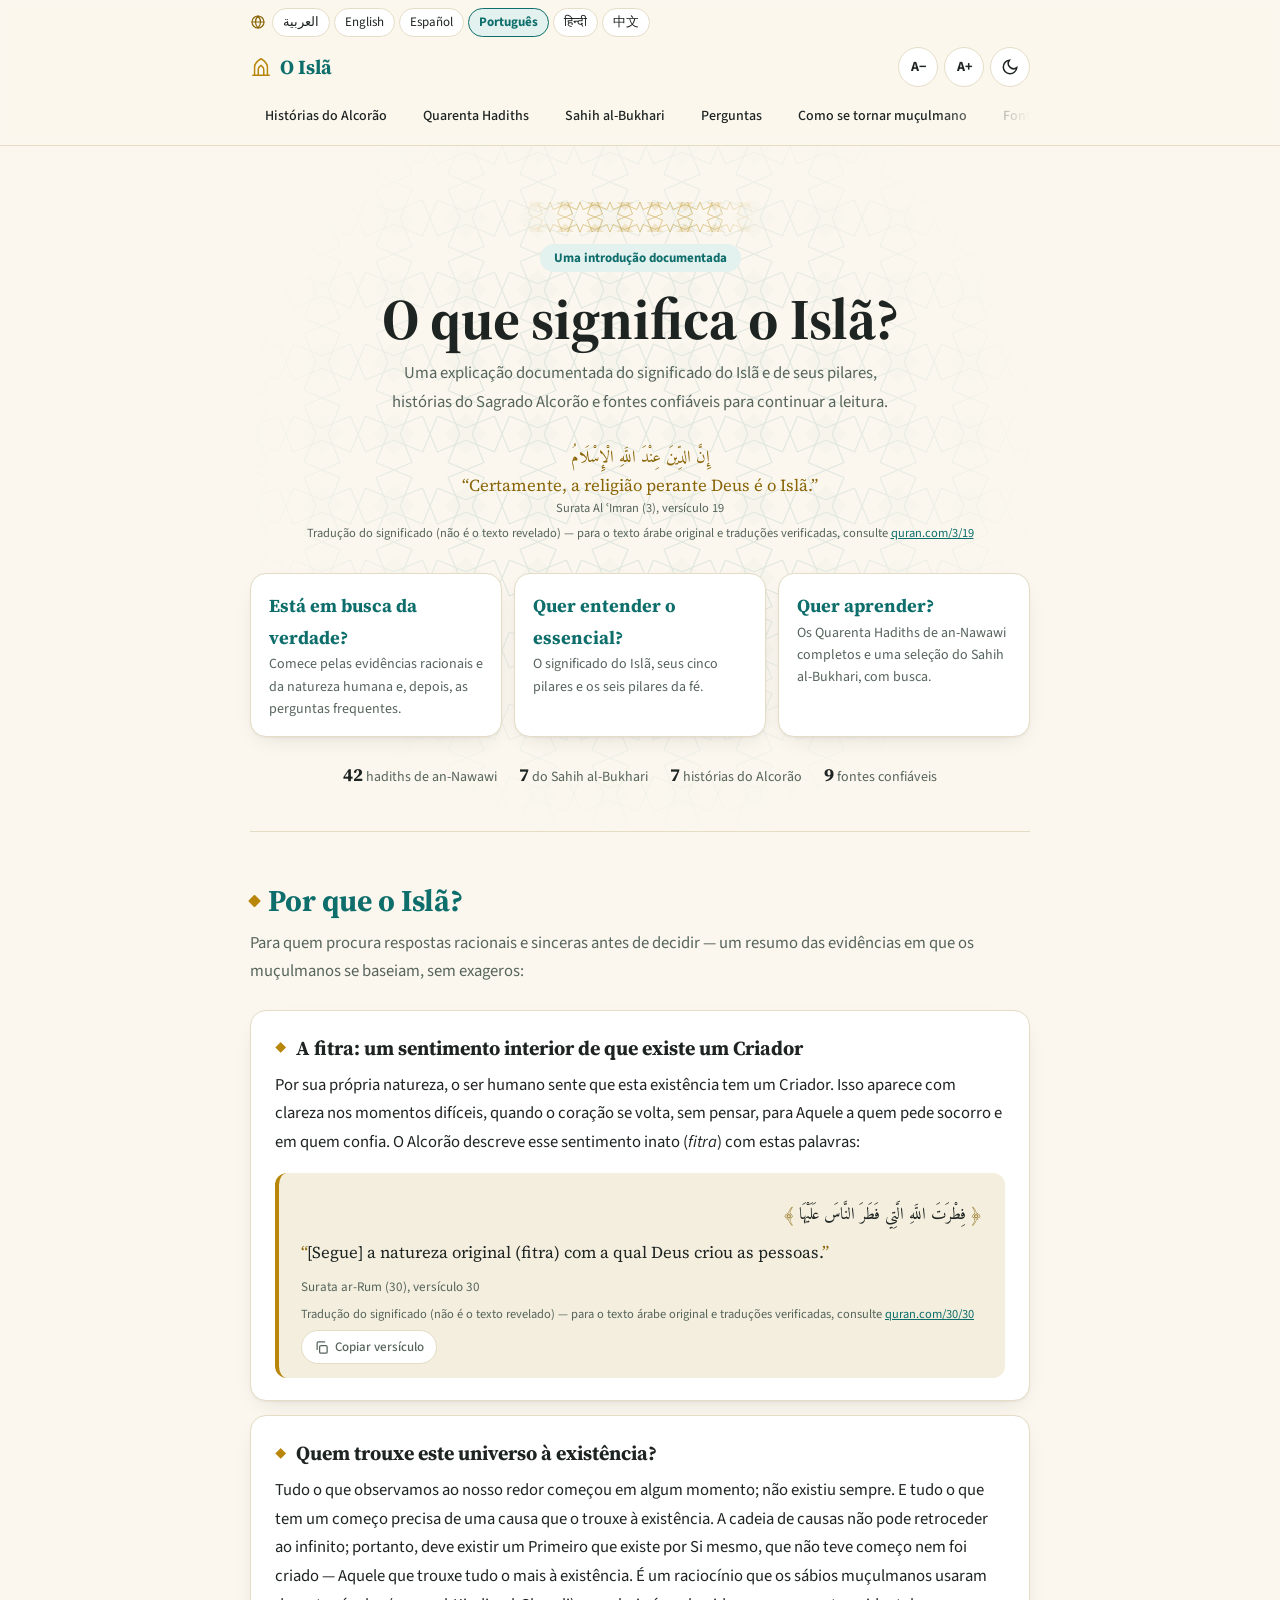
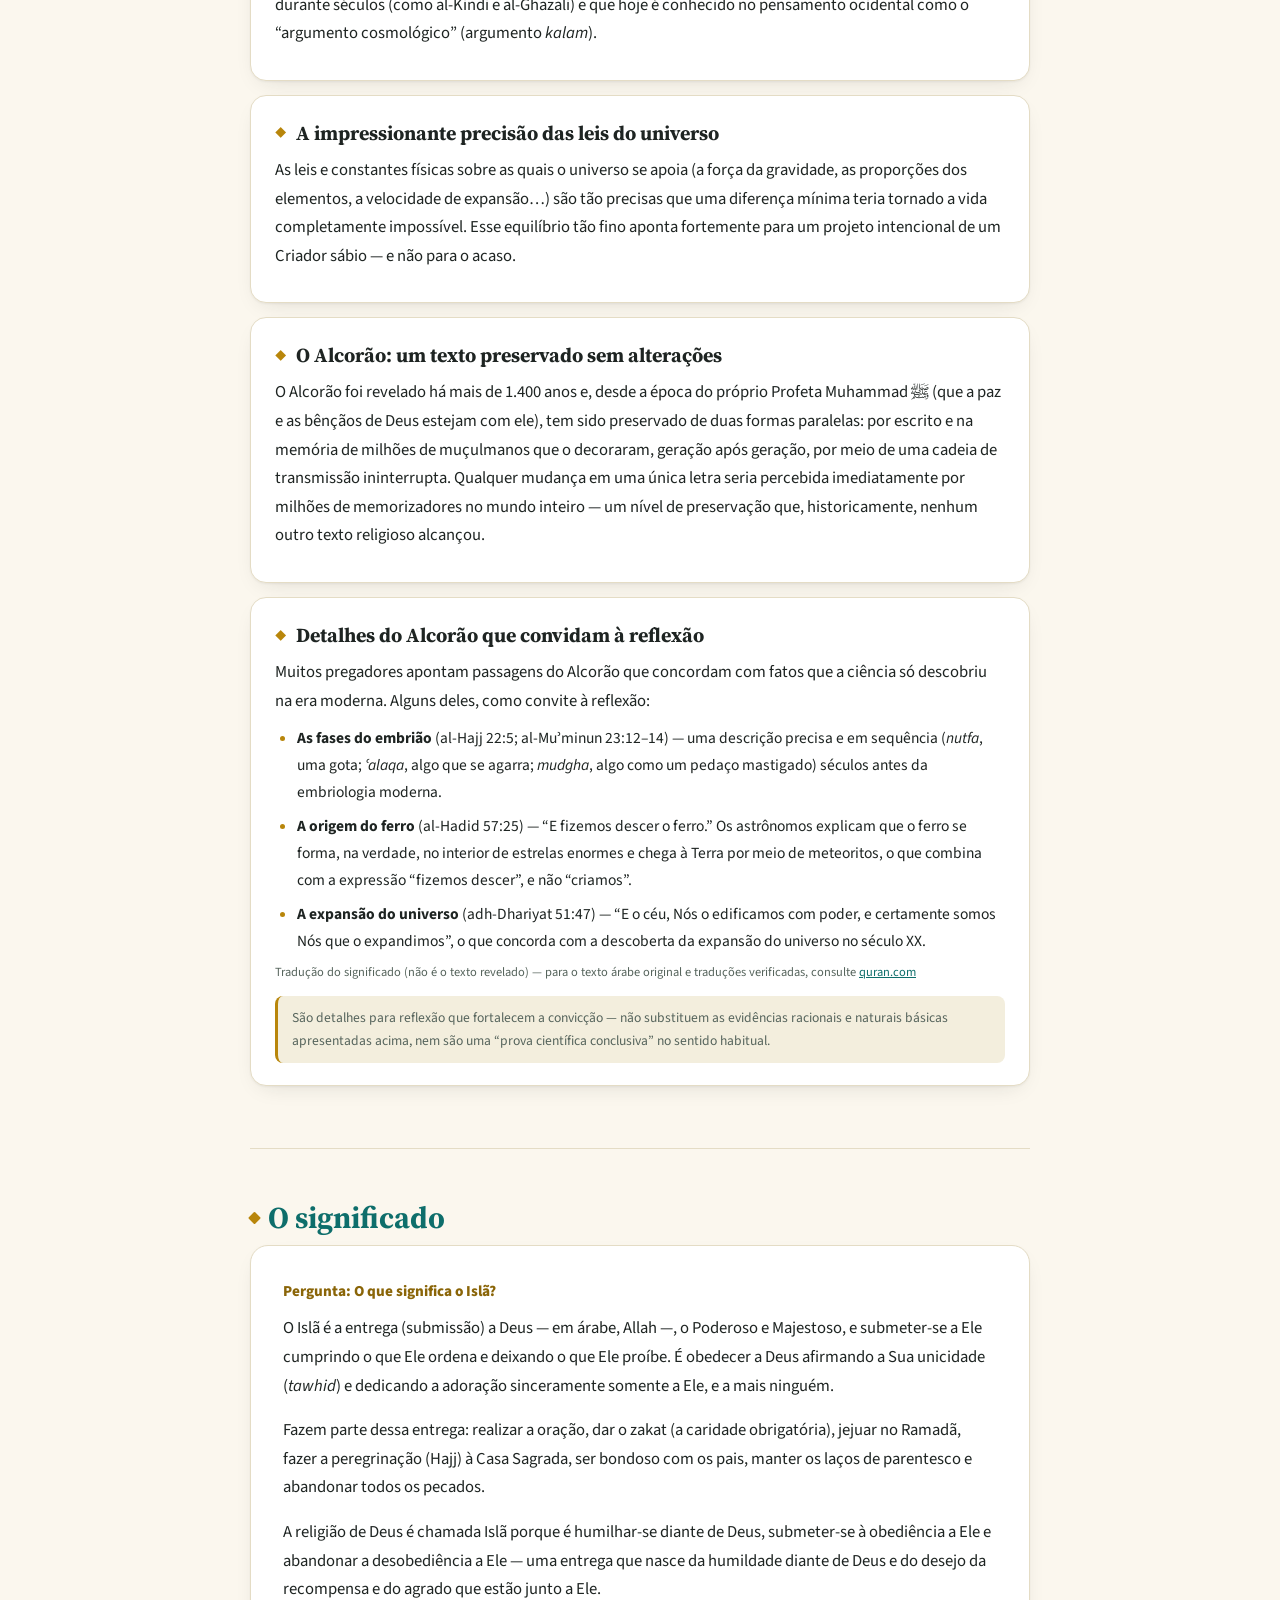
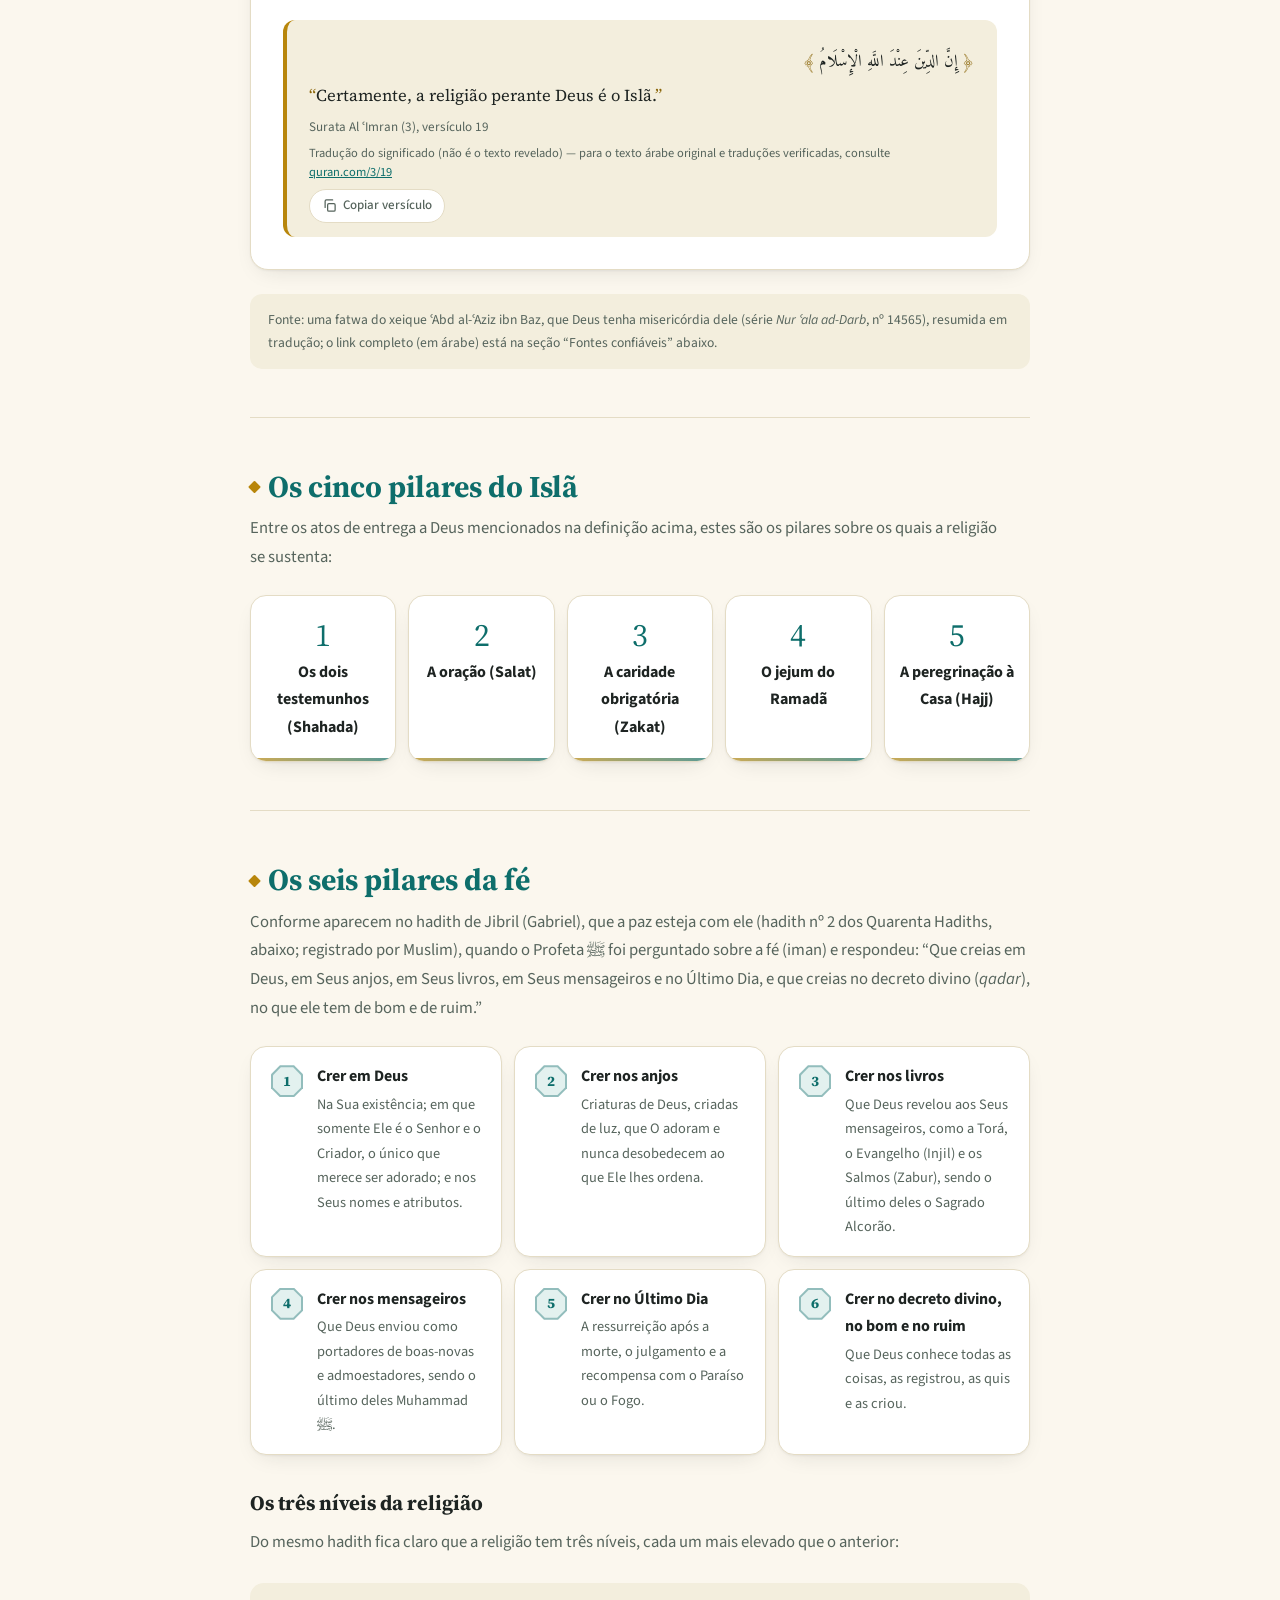
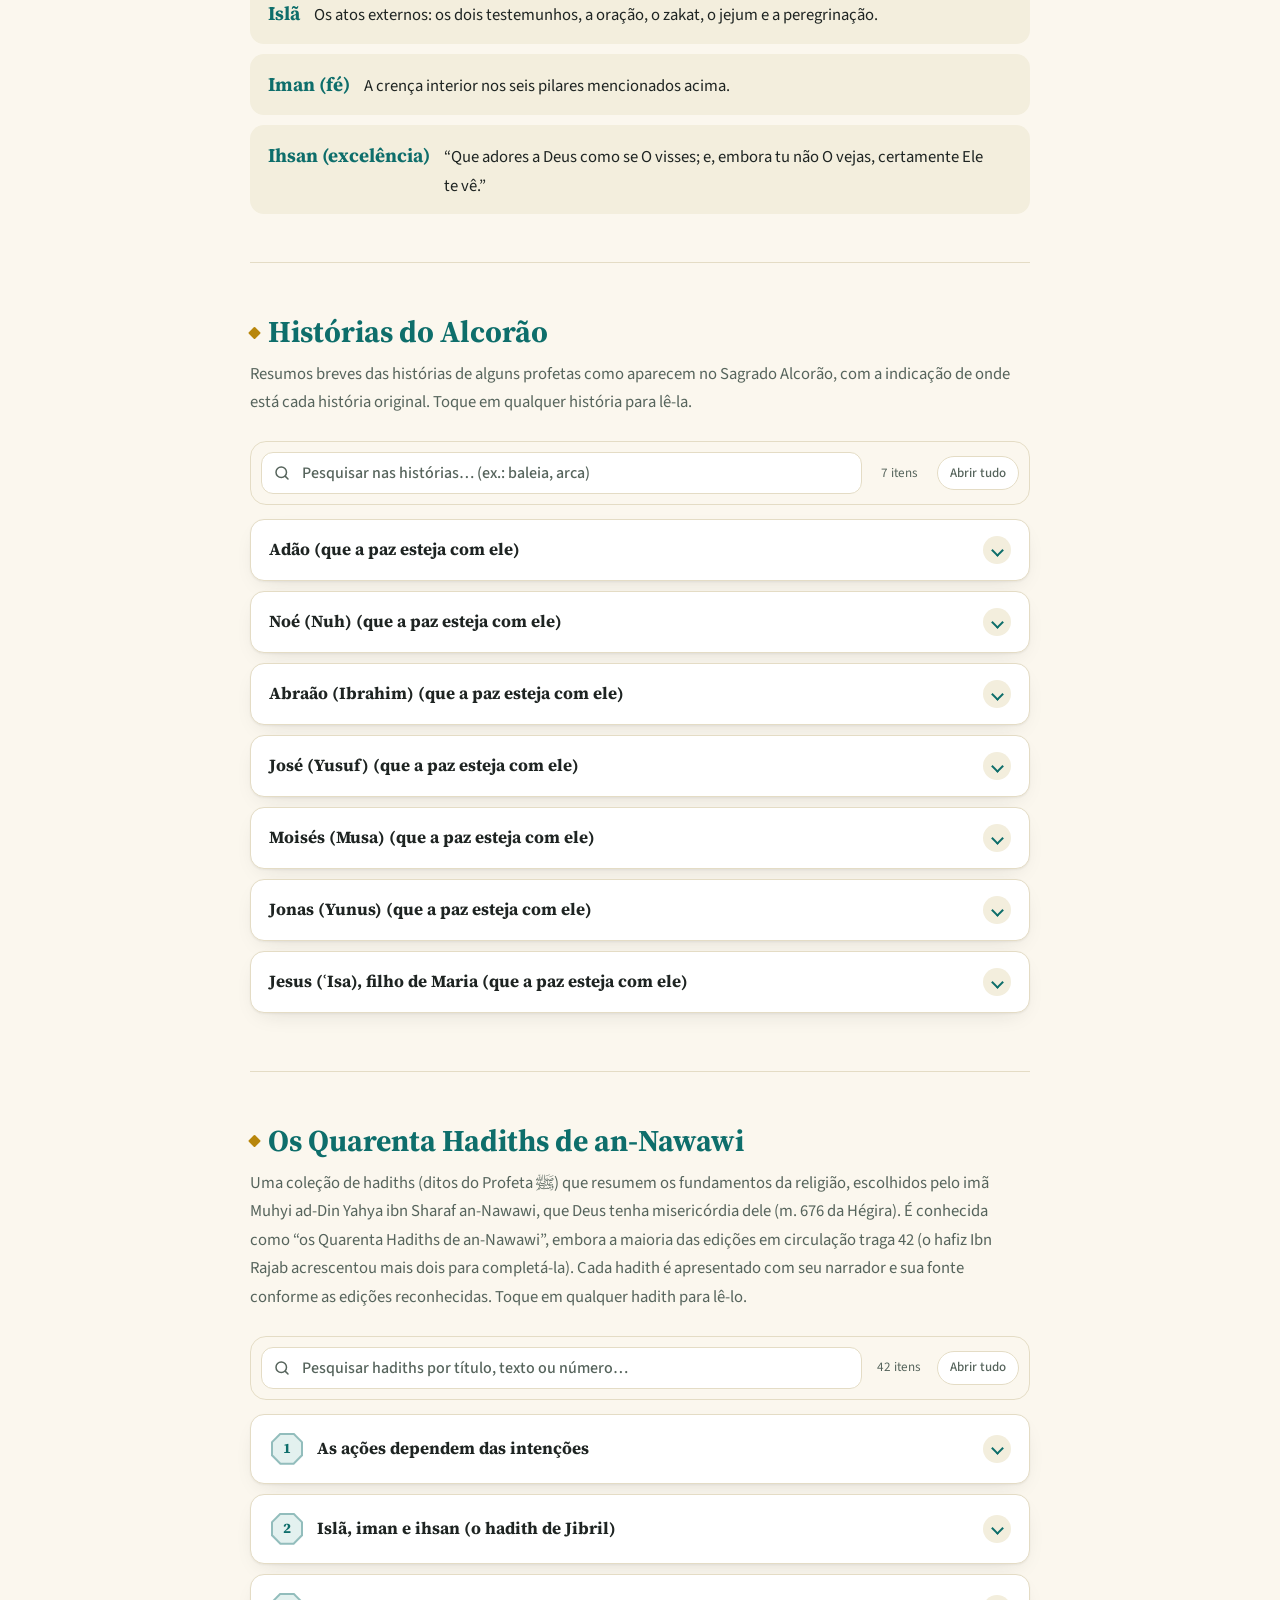
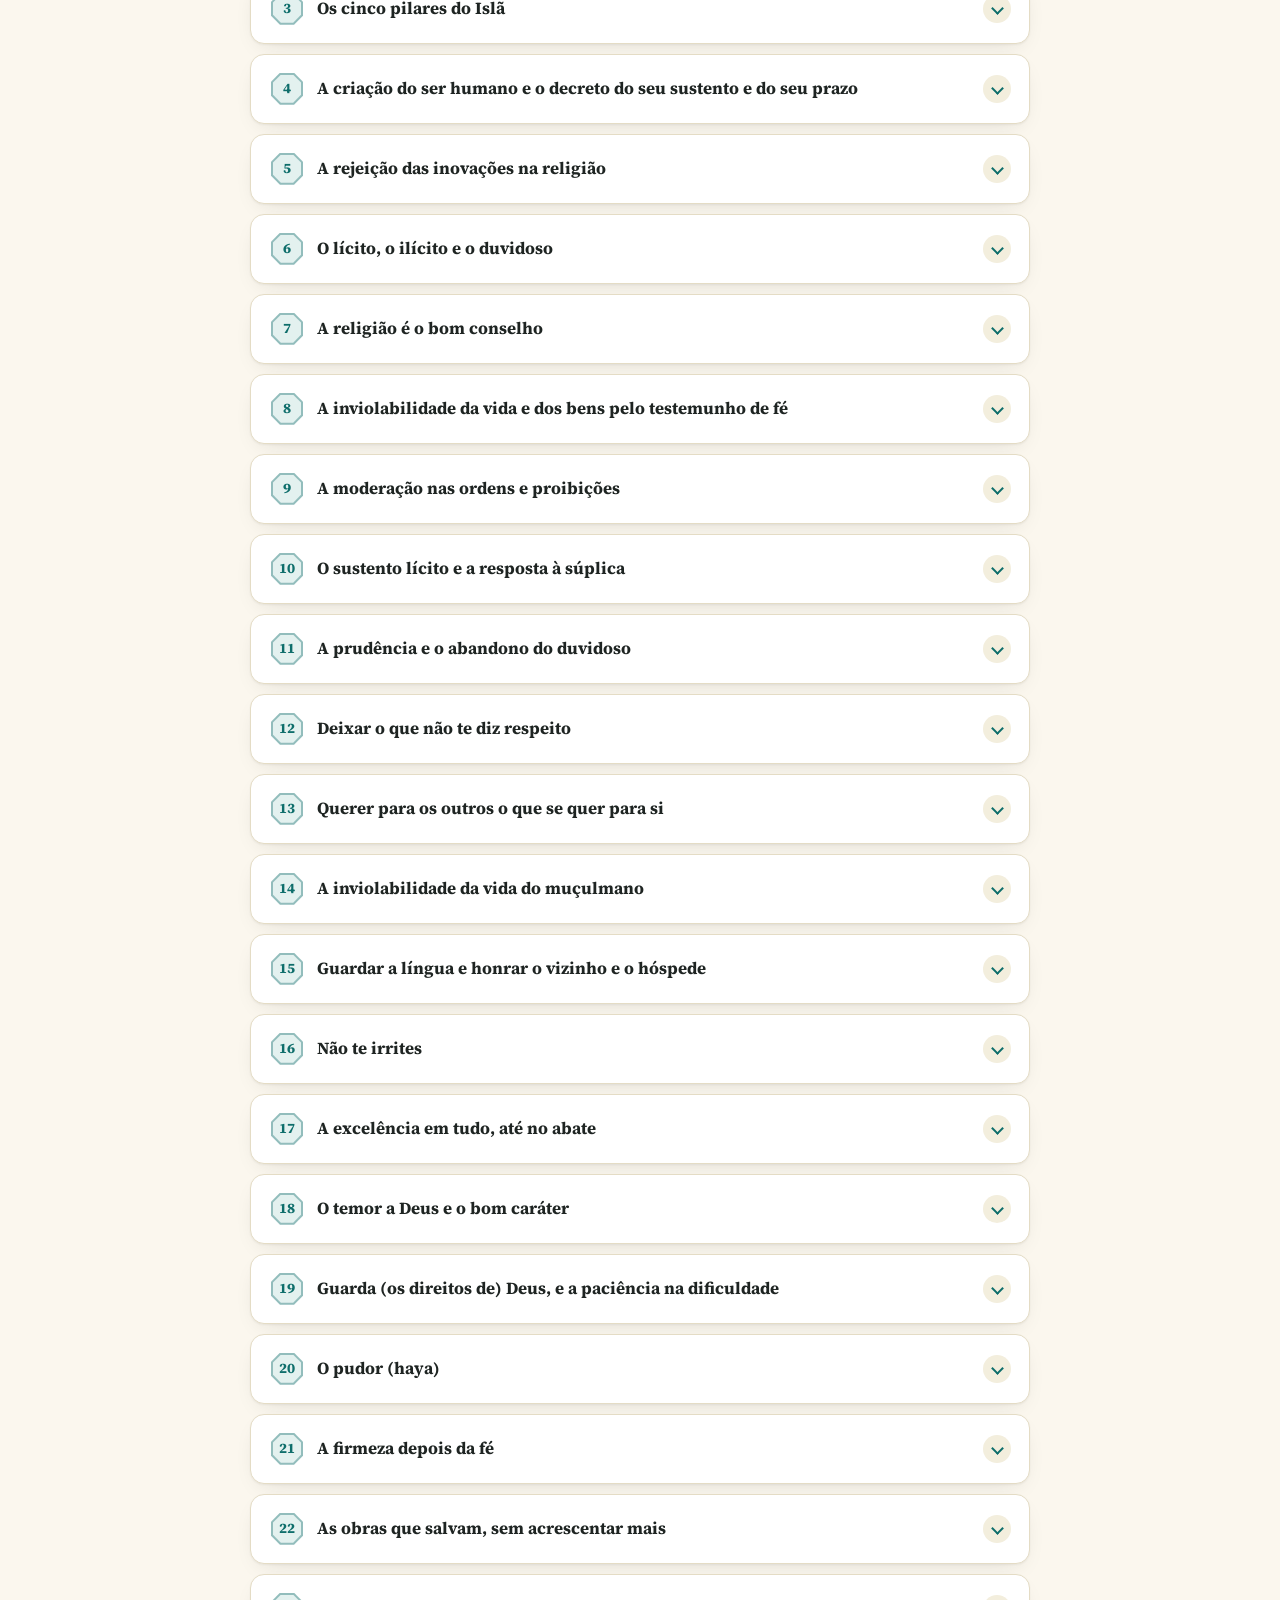
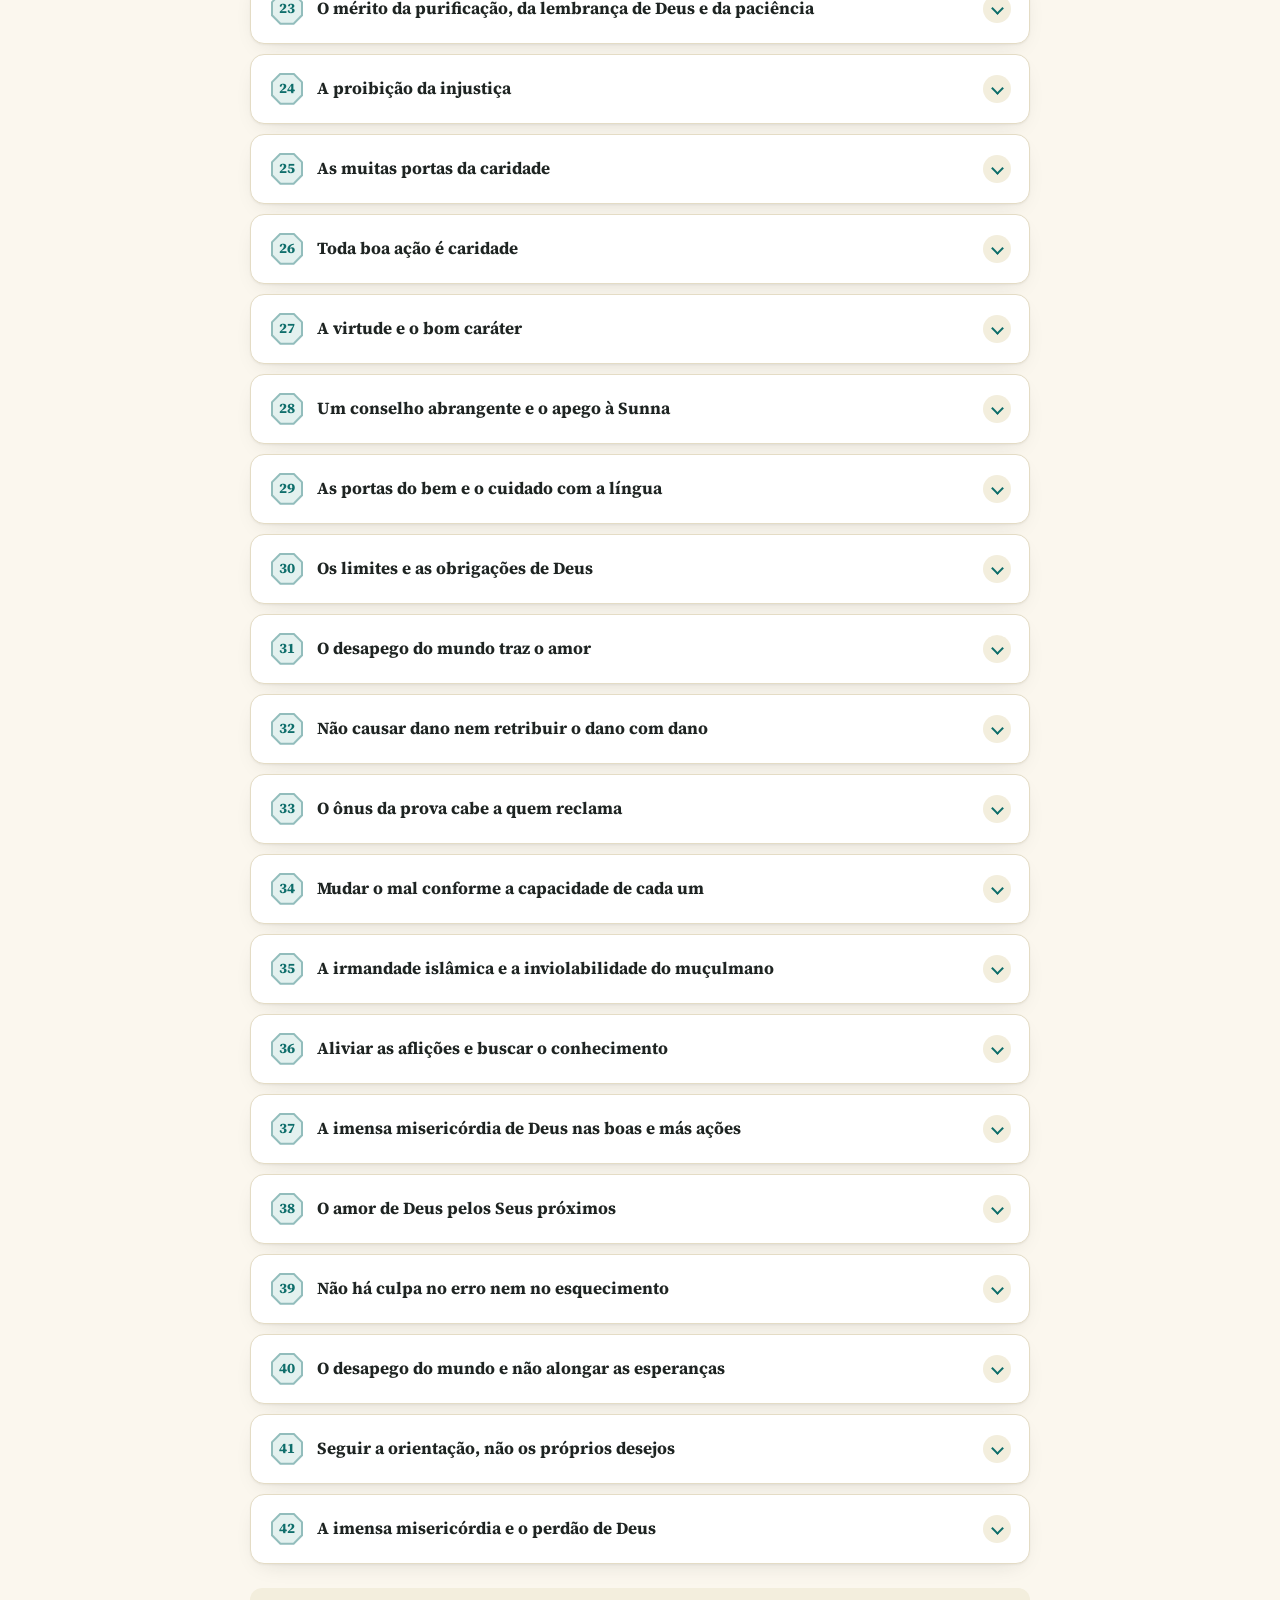
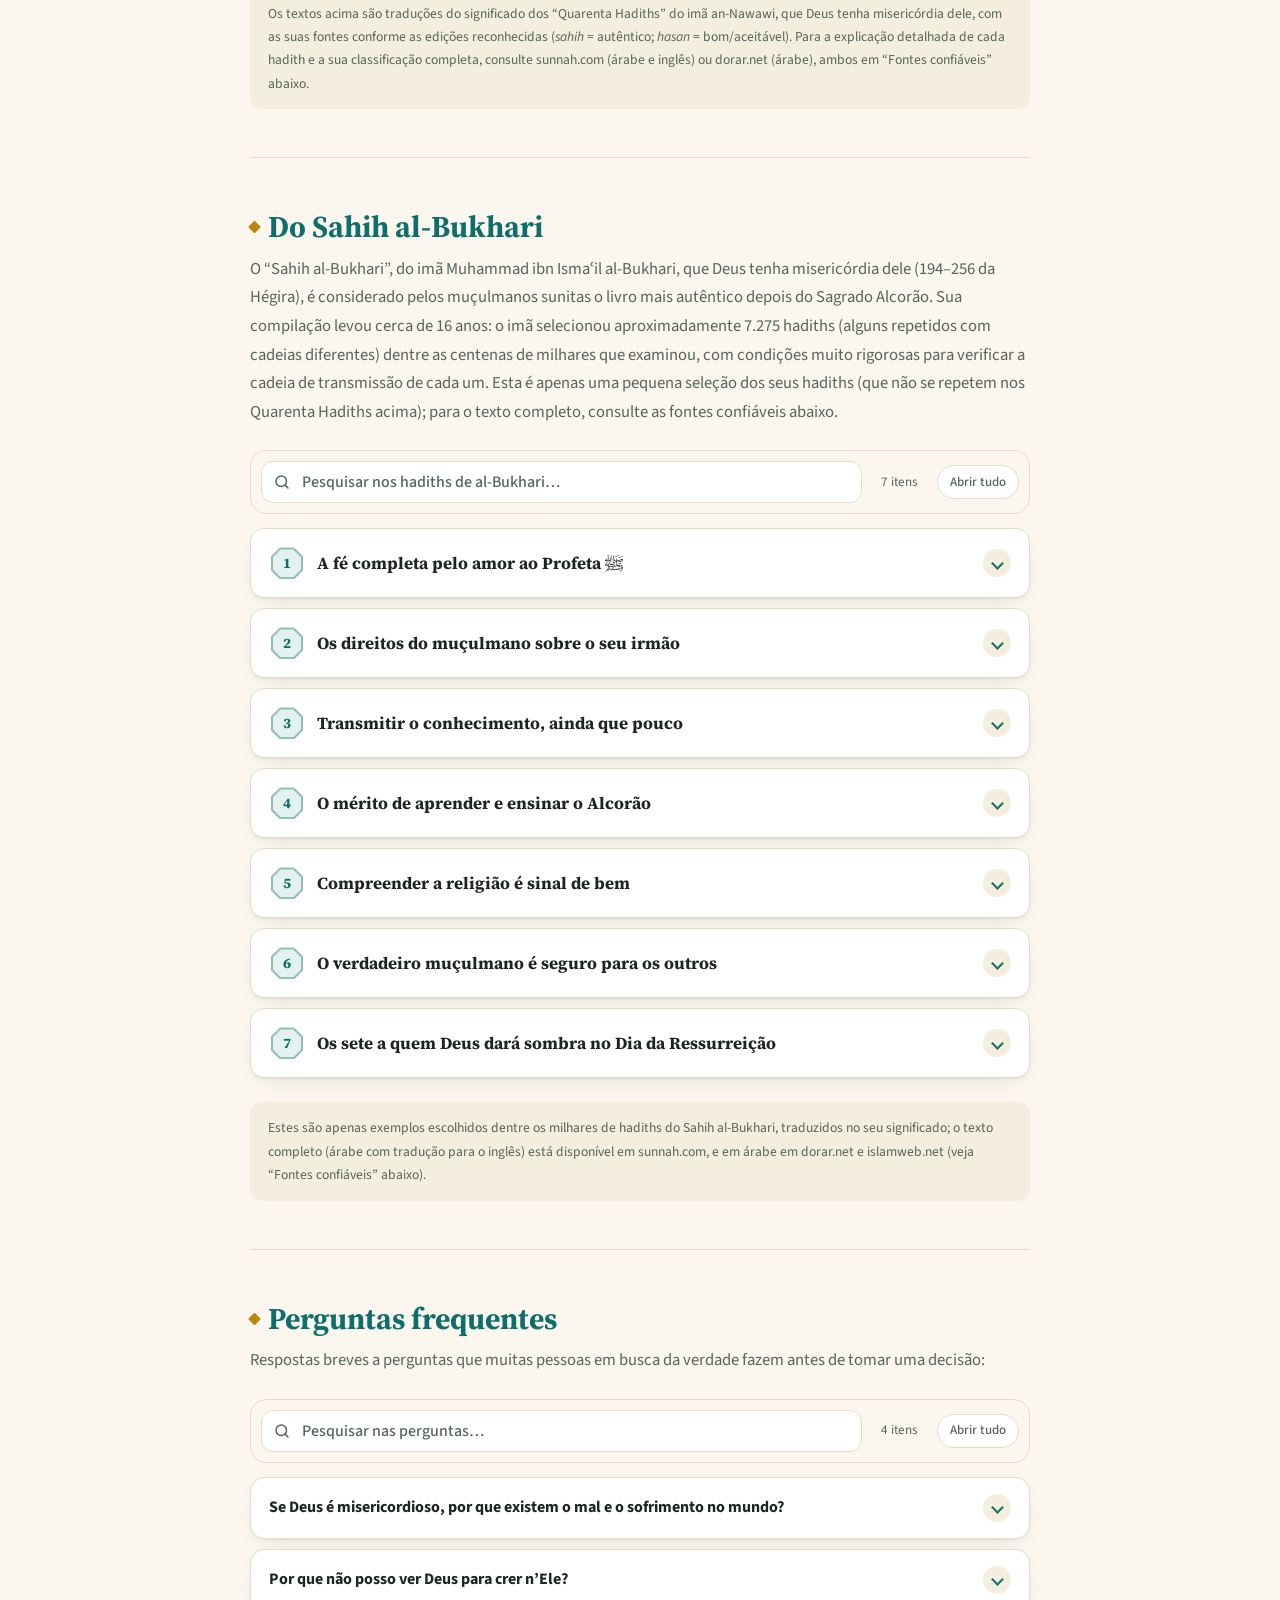
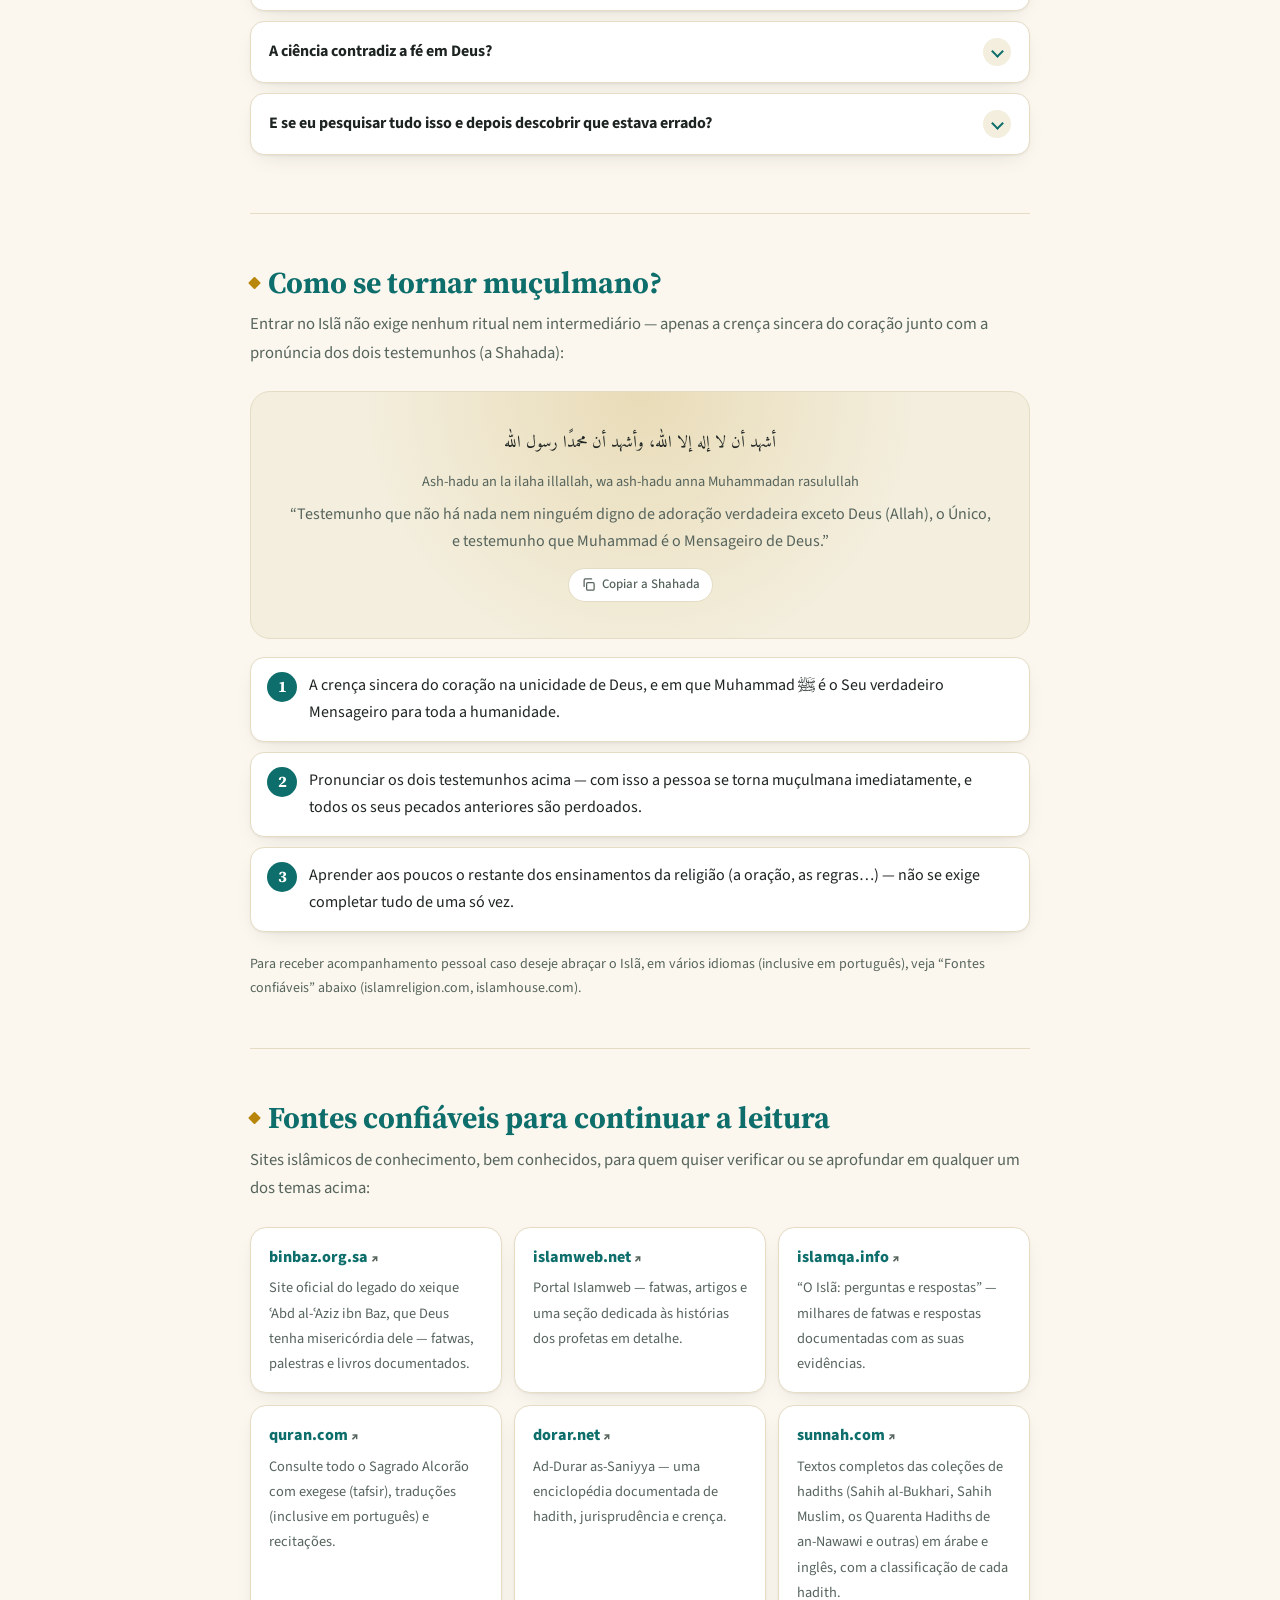
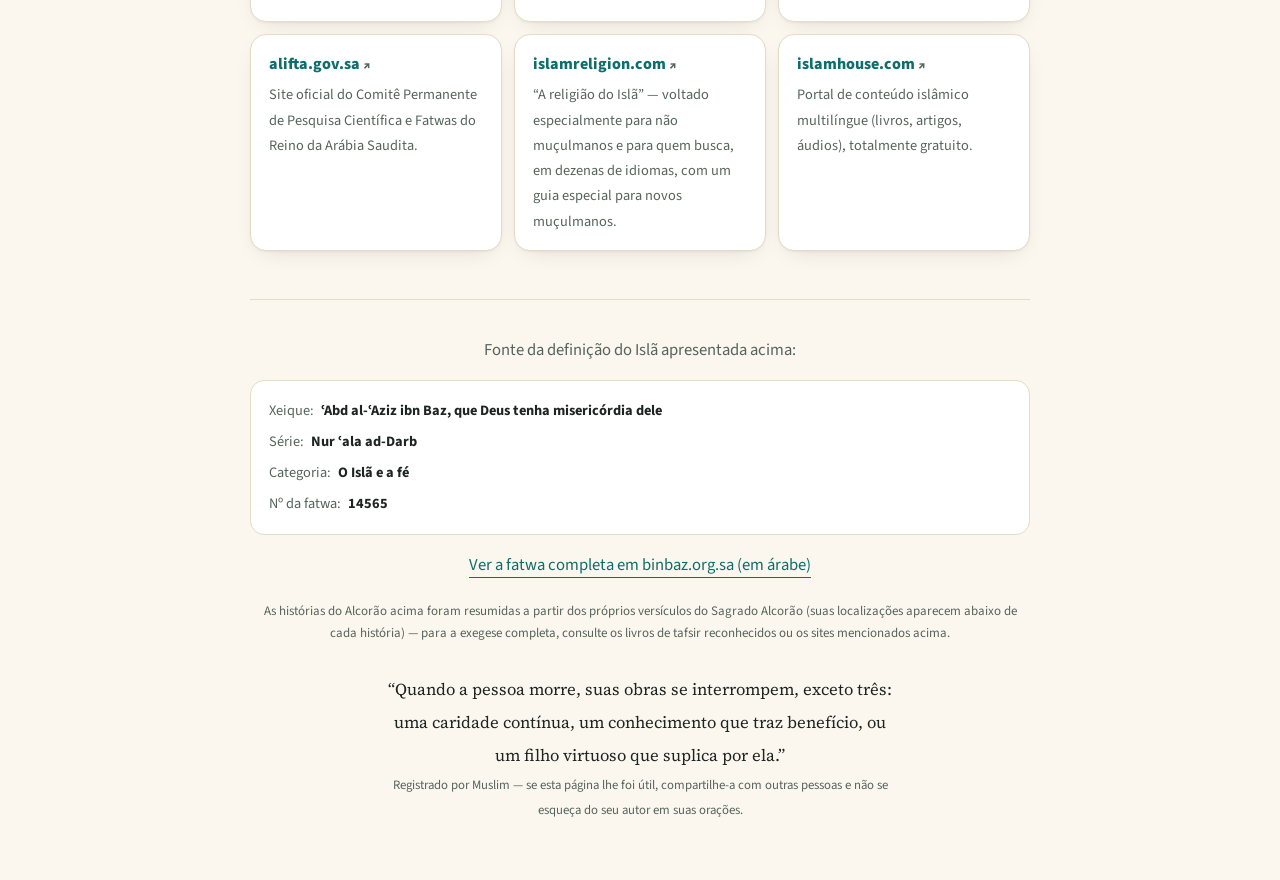
<file: pt.html>
<!DOCTYPE html>
<html lang="pt" dir="ltr" class="ltr">
<head>
<meta charset="UTF-8">
<meta name="viewport" content="width=device-width, initial-scale=1.0">
<title>O que significa o Islã?</title>
<meta name="description" content="Uma introdução documentada ao significado do Islã, seus pilares, histórias dos profetas do Alcorão, os Quarenta Hadiths de an-Nawawi, seleções do Sahih al-Bukhari e fontes confiáveis.">
<link rel="canonical" href="https://rfgeery.github.io/islam-site/pt.html">
<meta property="og:type" content="website">
<meta property="og:title" content="O que significa o Islã?">
<meta property="og:description" content="Uma introdução documentada ao significado do Islã, seus pilares, histórias dos profetas do Alcorão, os Quarenta Hadiths de an-Nawawi, seleções do Sahih al-Bukhari e fontes confiáveis.">
<meta property="og:url" content="https://rfgeery.github.io/islam-site/pt.html">
<meta property="og:locale" content="pt_BR">
<meta name="twitter:card" content="summary">
<link rel="alternate" hreflang="ar" href="https://rfgeery.github.io/islam-site/">
<link rel="alternate" hreflang="en" href="https://rfgeery.github.io/islam-site/en.html">
<link rel="alternate" hreflang="es" href="https://rfgeery.github.io/islam-site/es.html">
<link rel="alternate" hreflang="pt" href="https://rfgeery.github.io/islam-site/pt.html">
<link rel="alternate" hreflang="hi" href="https://rfgeery.github.io/islam-site/hi.html">
<link rel="alternate" hreflang="zh-Hans" href="https://rfgeery.github.io/islam-site/zh.html">
<link rel="alternate" hreflang="x-default" href="https://rfgeery.github.io/islam-site/">
<link rel="preconnect" href="https://fonts.googleapis.com">
<link rel="preconnect" href="https://fonts.gstatic.com" crossorigin>
<link rel="stylesheet" href="https://fonts.googleapis.com/css2?family=Amiri:wght@400;700&family=Amiri+Quran&family=Source+Sans+3:wght@400;500;700;800&family=Source+Serif+4:wght@400;700&display=swap">
<link rel="stylesheet" href="styles.css">
</head>
<body>

<div class="progress" aria-hidden="true"><span></span></div>
<a class="skip" href="#why">Pular para o conteúdo</a>

<nav class="topnav" aria-label="Seções da página">
  <div class="langbar" role="navigation" aria-label="Escolher idioma">
    <svg viewBox="0 0 24 24" fill="none" stroke="currentColor" stroke-width="1.8" stroke-linecap="round" stroke-linejoin="round" aria-hidden="true"><circle cx="12" cy="12" r="9"/><path d="M3 12h18M12 3c2.5 2.7 3.8 5.7 3.8 9s-1.3 6.3-3.8 9c-2.5-2.7-3.8-5.7-3.8-9S9.5 5.7 12 3z"/></svg>
    <a href="./" lang="ar" hreflang="ar">العربية</a>
    <a href="en.html" lang="en" hreflang="en">English</a>
    <a href="es.html" lang="es" hreflang="es">Español</a>
    <a href="pt.html" lang="pt" hreflang="pt" aria-current="page">Português</a>
    <a href="hi.html" lang="hi" hreflang="hi">हिन्दी</a>
    <a href="zh.html" lang="zh-Hans" hreflang="zh-Hans">中文</a>
  </div>
  <div class="nav-row">
    <a class="brand" href="#home">
      <svg viewBox="0 0 24 24" fill="none" stroke="currentColor" stroke-width="1.6" stroke-linejoin="round" stroke-linecap="round" aria-hidden="true"><path d="M3 21h18"/><path d="M5 21v-9c0-3.6 3-6.6 7-9 4 2.4 7 5.4 7 9v9"/><path d="M9 21v-6.5c0-1.7 1.2-3.1 3-4.3 1.8 1.2 3 2.6 3 4.3V21"/></svg>
      O Islã
    </a>
    <div class="tools">
      <button class="tool" type="button" id="fontDown" aria-label="Diminuir o tamanho do texto">A−</button>
      <button class="tool" type="button" id="fontUp" aria-label="Aumentar o tamanho do texto">A+</button>
      <button class="tool" type="button" id="themeBtn" aria-label="Mudar para o modo escuro">
        <svg class="sun" viewBox="0 0 24 24" fill="none" stroke="currentColor" stroke-width="2" stroke-linecap="round" aria-hidden="true"><path d="M21 12.8A9 9 0 1 1 11.2 3a7 7 0 0 0 9.8 9.8z"/></svg>
        <svg class="moon" viewBox="0 0 24 24" fill="none" stroke="currentColor" stroke-width="2" stroke-linecap="round" aria-hidden="true"><circle cx="12" cy="12" r="4"/><path d="M12 2v2M12 20v2M4.9 4.9l1.4 1.4M17.7 17.7l1.4 1.4M2 12h2M20 12h2M4.9 19.1l1.4-1.4M17.7 6.3l1.4-1.4"/></svg>
      </button>
    </div>
  </div>
  <div class="chips" id="chips">
    <a href="#why">Por que o Islã?</a>
    <a href="#meaning">Significado</a>
    <a href="#pillars">Pilares do Islã</a>
    <a href="#iman">Pilares da fé</a>
    <a href="#stories">Histórias do Alcorão</a>
    <a href="#hadith">Quarenta Hadiths</a>
    <a href="#bukhari">Sahih al-Bukhari</a>
    <a href="#faq">Perguntas</a>
    <a href="#shahada">Como se tornar muçulmano</a>
    <a href="#sources">Fontes confiáveis</a>
  </div>
</nav>

<main class="wrap">
  <header class="hero" id="home">
    <span class="hero-band" aria-hidden="true"></span>
    <div class="eyebrow">Uma introdução documentada</div>
    <h1 class="title">O que significa o Islã?</h1>
    <p class="subtitle">Uma explicação documentada do significado do Islã e de seus pilares, histórias do Sagrado Alcorão e fontes confiáveis para continuar a leitura.</p>
    <p class="hero-verse"><span class="ar" lang="ar" dir="rtl">إِنَّ الدِّينَ عِنْدَ اللَّهِ الْإِسْلَامُ</span><span class="tr">“Certamente, a religião perante Deus é o Islã.”</span><small>Surata Al ʿImran (3), versículo 19</small></p>
    <span class="tr-note">Tradução do significado (não é o texto revelado) — para o texto árabe original e traduções verificadas, consulte <a href="https://quran.com/3/19" target="_blank" rel="noopener">quran.com/3/19</a></span>

    <div class="paths">
      <a class="path" href="#why"><b>Está em busca da verdade?</b><span>Comece pelas evidências racionais e da natureza humana e, depois, as perguntas frequentes.</span></a>
      <a class="path" href="#meaning"><b>Quer entender o essencial?</b><span>O significado do Islã, seus cinco pilares e os seis pilares da fé.</span></a>
      <a class="path" href="#hadith"><b>Quer aprender?</b><span>Os Quarenta Hadiths de an-Nawawi completos e uma seleção do Sahih al-Bukhari, com busca.</span></a>
    </div>
    <div class="stats" aria-label="Conteúdo da página">
      <span><strong>42</strong> hadiths de an-Nawawi</span>
      <span><strong>7</strong> do Sahih al-Bukhari</span>
      <span><strong>7</strong> histórias do Alcorão</span>
      <span><strong>9</strong> fontes confiáveis</span>
    </div>
  </header>

  <section id="why">
    <h2 class="section-title">Por que o Islã?</h2>
    <p class="section-sub">Para quem procura respostas racionais e sinceras antes de decidir — um resumo das evidências em que os muçulmanos se baseiam, sem exageros:</p>

    <div class="reason">
      <h3><span class="ico">◆</span> A fitra: um sentimento interior de que existe um Criador</h3>
      <p>Por sua própria natureza, o ser humano sente que esta existência tem um Criador. Isso aparece com clareza nos momentos difíceis, quando o coração se volta, sem pensar, para Aquele a quem pede socorro e em quem confia. O Alcorão descreve esse sentimento inato (<em>fitra</em>) com estas palavras:</p>
      <div class="verse-box">
        <p class="quote-ar" lang="ar" dir="rtl">فِطْرَتَ اللَّهِ الَّتِي فَطَرَ النَّاسَ عَلَيْهَا</p>
        <p class="quote-tr">[Segue] a natureza original (fitra) com a qual Deus criou as pessoas.</p>
        <div class="verse-ref">Surata ar-Rum (30), versículo 30</div>
        <span class="tr-note">Tradução do significado (não é o texto revelado) — para o texto árabe original e traduções verificadas, consulte <a href="https://quran.com/30/30" target="_blank" rel="noopener">quran.com/30/30</a></span>
      </div>
    </div>

    <div class="reason">
      <h3><span class="ico">◆</span> Quem trouxe este universo à existência?</h3>
      <p>Tudo o que observamos ao nosso redor começou em algum momento; não existiu sempre. E tudo o que tem um começo precisa de uma causa que o trouxe à existência. A cadeia de causas não pode retroceder ao infinito; portanto, deve existir um Primeiro que existe por Si mesmo, que não teve começo nem foi criado — Aquele que trouxe tudo o mais à existência. É um raciocínio que os sábios muçulmanos usaram durante séculos (como al-Kindi e al-Ghazali) e que hoje é conhecido no pensamento ocidental como o “argumento cosmológico” (argumento <em>kalam</em>).</p>
    </div>

    <div class="reason">
      <h3><span class="ico">◆</span> A impressionante precisão das leis do universo</h3>
      <p>As leis e constantes físicas sobre as quais o universo se apoia (a força da gravidade, as proporções dos elementos, a velocidade de expansão…) são tão precisas que uma diferença mínima teria tornado a vida completamente impossível. Esse equilíbrio tão fino aponta fortemente para um projeto intencional de um Criador sábio — e não para o acaso.</p>
    </div>

    <div class="reason">
      <h3><span class="ico">◆</span> O Alcorão: um texto preservado sem alterações</h3>
      <p>O Alcorão foi revelado há mais de 1.400 anos e, desde a época do próprio Profeta Muhammad ﷺ (que a paz e as bênçãos de Deus estejam com ele), tem sido preservado de duas formas paralelas: por escrito e na memória de milhões de muçulmanos que o decoraram, geração após geração, por meio de uma cadeia de transmissão ininterrupta. Qualquer mudança em uma única letra seria percebida imediatamente por milhões de memorizadores no mundo inteiro — um nível de preservação que, historicamente, nenhum outro texto religioso alcançou.</p>
    </div>

    <div class="reason">
      <h3><span class="ico">◆</span> Detalhes do Alcorão que convidam à reflexão</h3>
      <p>Muitos pregadores apontam passagens do Alcorão que concordam com fatos que a ciência só descobriu na era moderna. Alguns deles, como convite à reflexão:</p>
      <ul class="mini-list">
        <li><strong>As fases do embrião</strong> (al-Hajj 22:5; al-Muʾminun 23:12–14) — uma descrição precisa e em sequência (<em>nutfa</em>, uma gota; <em>ʿalaqa</em>, algo que se agarra; <em>mudgha</em>, algo como um pedaço mastigado) séculos antes da embriologia moderna.</li>
        <li><strong>A origem do ferro</strong> (al-Hadid 57:25) — “E fizemos descer o ferro.” Os astrônomos explicam que o ferro se forma, na verdade, no interior de estrelas enormes e chega à Terra por meio de meteoritos, o que combina com a expressão “fizemos descer”, e não “criamos”.</li>
        <li><strong>A expansão do universo</strong> (adh-Dhariyat 51:47) — “E o céu, Nós o edificamos com poder, e certamente somos Nós que o expandimos”, o que concorda com a descoberta da expansão do universo no século XX.</li>
      </ul>
      <span class="tr-note">Tradução do significado (não é o texto revelado) — para o texto árabe original e traduções verificadas, consulte <a href="https://quran.com" target="_blank" rel="noopener">quran.com</a></span>
      <div class="caution">São detalhes para reflexão que fortalecem a convicção — não substituem as evidências racionais e naturais básicas apresentadas acima, nem são uma “prova científica conclusiva” no sentido habitual.</div>
    </div>

  </section>

  <section id="meaning">
    <h2 class="section-title">O significado</h2>
    <div class="qa-card">
      <div class="question">O que significa o Islã?</div>
      <p>O Islã é a entrega (submissão) a Deus — em árabe, Allah —, o Poderoso e Majestoso, e submeter-se a Ele cumprindo o que Ele ordena e deixando o que Ele proíbe. É obedecer a Deus afirmando a Sua unicidade (<em>tawhid</em>) e dedicando a adoração sinceramente somente a Ele, e a mais ninguém.</p>
      <p>Fazem parte dessa entrega: realizar a oração, dar o zakat (a caridade obrigatória), jejuar no Ramadã, fazer a peregrinação (Hajj) à Casa Sagrada, ser bondoso com os pais, manter os laços de parentesco e abandonar todos os pecados.</p>
      <p>A religião de Deus é chamada Islã porque é humilhar-se diante de Deus, submeter-se à obediência a Ele e abandonar a desobediência a Ele — uma entrega que nasce da humildade diante de Deus e do desejo da recompensa e do agrado que estão junto a Ele.</p>
      <div class="verse-box">
        <p class="quote-ar" lang="ar" dir="rtl">إِنَّ الدِّينَ عِنْدَ اللَّهِ الْإِسْلَامُ</p>
        <p class="quote-tr">Certamente, a religião perante Deus é o Islã.</p>
        <div class="verse-ref">Surata Al ʿImran (3), versículo 19</div>
        <span class="tr-note">Tradução do significado (não é o texto revelado) — para o texto árabe original e traduções verificadas, consulte <a href="https://quran.com/3/19" target="_blank" rel="noopener">quran.com/3/19</a></span>
      </div>
    </div>
    <div class="disclaimer">Fonte: uma fatwa do xeique ʿAbd al-ʿAziz ibn Baz, que Deus tenha misericórdia dele (série <em>Nur ʿala ad-Darb</em>, nº 14565), resumida em tradução; o link completo (em árabe) está na seção “Fontes confiáveis” abaixo.</div>
  </section>

  <section id="pillars">
    <h2 class="section-title">Os cinco pilares do Islã</h2>
    <p class="section-sub">Entre os atos de entrega a Deus mencionados na definição acima, estes são os pilares sobre os quais a religião se sustenta:</p>
    <div class="pillars">
      <div class="pillar"><span class="num">1</span><span class="name">Os dois testemunhos (Shahada)</span></div>
      <div class="pillar"><span class="num">2</span><span class="name">A oração (Salat)</span></div>
      <div class="pillar"><span class="num">3</span><span class="name">A caridade obrigatória (Zakat)</span></div>
      <div class="pillar"><span class="num">4</span><span class="name">O jejum do Ramadã</span></div>
      <div class="pillar"><span class="num">5</span><span class="name">A peregrinação à Casa (Hajj)</span></div>
    </div>
  </section>

  <section id="iman">
    <h2 class="section-title">Os seis pilares da fé</h2>
    <p class="section-sub">Conforme aparecem no hadith de Jibril (Gabriel), que a paz esteja com ele (hadith nº 2 dos Quarenta Hadiths, abaixo; registrado por Muslim), quando o Profeta ﷺ foi perguntado sobre a fé (iman) e respondeu: “Que creias em Deus, em Seus anjos, em Seus livros, em Seus mensageiros e no Último Dia, e que creias no decreto divino (<em>qadar</em>), no que ele tem de bom e de ruim.”</p>
    <div class="iman-grid">
      <div class="iman-item"><span class="hnum">1</span><div><b>Crer em Deus</b><span class="d">Na Sua existência; em que somente Ele é o Senhor e o Criador, o único que merece ser adorado; e nos Seus nomes e atributos.</span></div></div>
      <div class="iman-item"><span class="hnum">2</span><div><b>Crer nos anjos</b><span class="d">Criaturas de Deus, criadas de luz, que O adoram e nunca desobedecem ao que Ele lhes ordena.</span></div></div>
      <div class="iman-item"><span class="hnum">3</span><div><b>Crer nos livros</b><span class="d">Que Deus revelou aos Seus mensageiros, como a Torá, o Evangelho (Injil) e os Salmos (Zabur), sendo o último deles o Sagrado Alcorão.</span></div></div>
      <div class="iman-item"><span class="hnum">4</span><div><b>Crer nos mensageiros</b><span class="d">Que Deus enviou como portadores de boas-novas e admoestadores, sendo o último deles Muhammad ﷺ.</span></div></div>
      <div class="iman-item"><span class="hnum">5</span><div><b>Crer no Último Dia</b><span class="d">A ressurreição após a morte, o julgamento e a recompensa com o Paraíso ou o Fogo.</span></div></div>
      <div class="iman-item"><span class="hnum">6</span><div><b>Crer no decreto divino, no bom e no ruim</b><span class="d">Que Deus conhece todas as coisas, as registrou, as quis e as criou.</span></div></div>
    </div>

    <h3 class="sub-h">Os três níveis da religião</h3>
    <p class="section-sub" style="margin-bottom:12px">Do mesmo hadith fica claro que a religião tem três níveis, cada um mais elevado que o anterior:</p>
    <div class="levels">
      <div class="level"><span class="lv">Islã</span><p>Os atos externos: os dois testemunhos, a oração, o zakat, o jejum e a peregrinação.</p></div>
      <div class="level"><span class="lv">Iman (fé)</span><p>A crença interior nos seis pilares mencionados acima.</p></div>
      <div class="level"><span class="lv">Ihsan (excelência)</span><p>“Que adores a Deus como se O visses; e, embora tu não O vejas, certamente Ele te vê.”</p></div>
    </div>
  </section>

  <section id="stories">
    <h2 class="section-title">Histórias do Alcorão</h2>
    <p class="section-sub">Resumos breves das histórias de alguns profetas como aparecem no Sagrado Alcorão, com a indicação de onde está cada história original. Toque em qualquer história para lê-la.</p>

    <details class="story">
      <summary><span class="name">Adão (que a paz esteja com ele)</span><span class="chev">▸</span></summary>
      <div class="story-body">
        <p>Deus criou Adão do barro, insuflou nele do espírito que Ele criou e ensinou-lhe os nomes de todas as coisas. Depois ordenou aos anjos que se prostrassem diante dele, e todos se prostraram, exceto Iblis (Satanás), que se encheu de soberba e se recusou; por isso Deus o expulsou da Sua misericórdia. Deus fez Adão e sua esposa Eva (Hawwaʾ) habitarem o Paraíso e os proibiu de comer de uma árvore específica. Satanás lhes sussurrou até que comeram dela; então se arrependeram e se voltaram para Deus, que aceitou o arrependimento deles e os fez descer à Terra para serem os seus primeiros guardiões.</p>
        <span class="story-ref">Alcorão: al-Baqara 2:30–39 · al-Aʿraf 7:11–25 · Ta-Ha 20:115–123</span>
        <span class="tr-note">As citações do Alcorão são traduções do seu significado — para o texto árabe original e traduções verificadas, consulte <a href="https://quran.com" target="_blank" rel="noopener">quran.com</a></span>
      </div>
    </details>

    <details class="story">
      <summary><span class="name">Noé (Nuh) (que a paz esteja com ele)</span><span class="chev">▸</span></summary>
      <div class="story-body">
        <p>Deus o enviou ao seu povo para chamá-lo a adorar somente a Deus e a abandonar a adoração dos ídolos. Ele permaneceu entre eles mil anos menos cinquenta, chamando-os noite e dia, mas apenas poucos creram. Deus ordenou-lhe que construísse uma arca, e ele levou nela os que creram com ele e um casal de cada espécie. Depois Deus enviou o dilúvio, que afogou os descrentes, e Noé e os que estavam com ele na arca foram salvos pela misericórdia de Deus.</p>
        <span class="story-ref">Alcorão: Hud 11:25–49 · surata Nuh (71) inteira · al-ʿAnkabut 29:14</span>
        <span class="tr-note">As citações do Alcorão são traduções do seu significado — para o texto árabe original e traduções verificadas, consulte <a href="https://quran.com" target="_blank" rel="noopener">quran.com</a></span>
      </div>
    </details>

    <details class="story">
      <summary><span class="name">Abraão (Ibrahim) (que a paz esteja com ele)</span><span class="chev">▸</span></summary>
      <div class="story-body">
        <p>Abraão cresceu entre um povo que adorava ídolos e astros. Chamou-os à unicidade de Deus com argumentos e provas e destruiu os seus ídolos. Seu povo tentou queimá-lo como castigo, mas Deus o salvou do fogo sem nenhum dano. Deus ordenou-lhe que construísse a Caaba junto com seu filho Ismael (Ismaʿil), que a paz esteja com ambos. Foi provado com a ordem de Deus de sacrificar o filho e, quando se submeteu à ordem do seu Senhor, Deus resgatou o filho com um sacrifício magnífico em seu lugar.</p>
        <span class="story-ref">Alcorão: al-Anbiyaʾ 21:51–70 · as-Saffat 37:83–113 · al-Baqara 2:124–129</span>
        <span class="tr-note">As citações do Alcorão são traduções do seu significado — para o texto árabe original e traduções verificadas, consulte <a href="https://quran.com" target="_blank" rel="noopener">quran.com</a></span>
      </div>
    </details>

    <details class="story">
      <summary><span class="name">José (Yusuf) (que a paz esteja com ele)</span><span class="chev">▸</span></summary>
      <div class="story-body">
        <p>José teve um sonho, e seus irmãos sentiram inveja dele por isso. Jogaram-no num poço e o abandonaram ali. Alguns viajantes o tiraram, e ele foi vendido como escravo no Egito. Lá, a esposa do seu senhor tentou seduzi-lo, mas ele recusou e Deus o protegeu. Foi preso injustamente por anos; depois interpretou os sonhos do rei, foi libertado, e o rei lhe confiou os armazéns do Egito por sua honestidade e boa administração. No fim, Deus o reuniu com seu pai e seus irmãos depois de longos anos de separação e tristeza.</p>
        <span class="story-ref">Alcorão: surata Yusuf (12) inteira</span>
        <span class="tr-note">As citações do Alcorão são traduções do seu significado — para o texto árabe original e traduções verificadas, consulte <a href="https://quran.com" target="_blank" rel="noopener">quran.com</a></span>
      </div>
    </details>

    <details class="story">
      <summary><span class="name">Moisés (Musa) (que a paz esteja com ele)</span><span class="chev">▸</span></summary>
      <div class="story-body">
        <p>Moisés nasceu numa época em que o Faraó mandava matar os filhos homens dos Filhos de Israel. Deus inspirou sua mãe a colocá-lo numa arca e lançá-la ao rio, e a família do Faraó o recolheu, de modo que ele foi criado no palácio do Faraó. Deus o enviou como mensageiro ao Faraó, chamando-o à unicidade de Deus e a deixar os Filhos de Israel partirem com ele. Deus manifestou por suas mãos muitos sinais e abriu o mar para salvar os Filhos de Israel, que o atravessaram; e Deus afogou o Faraó e seus soldados quando os perseguiram dentro dele.</p>
        <span class="story-ref">Alcorão: al-Qasas 28:1–43 · al-Aʿraf 7:103–156 · ash-Shuʿaraʾ 26:10–68</span>
        <span class="tr-note">As citações do Alcorão são traduções do seu significado — para o texto árabe original e traduções verificadas, consulte <a href="https://quran.com" target="_blank" rel="noopener">quran.com</a></span>
      </div>
    </details>

    <details class="story">
      <summary><span class="name">Jonas (Yunus) (que a paz esteja com ele)</span><span class="chev">▸</span></summary>
      <div class="story-body">
        <p>Depois de chamar seu povo por muito tempo, Jonas irritou-se com eles e os deixou antes que Deus lhe permitisse. Embarcou num navio no mar, e o grande peixe (a baleia) o engoliu, e ele ficou em seu ventre entre camadas de escuridão. Invocou a Deus arrependido, reconhecendo o seu erro, glorificando-O com louvores e afirmando a Sua unicidade. Deus atendeu à sua súplica e o salvou do ventre do peixe; depois ele voltou ao seu povo, e todos creram nele.</p>
        <span class="story-ref">Alcorão: al-Anbiyaʾ 21:87–88 · as-Saffat 37:139–148 · surata Yunus (10)</span>
        <span class="tr-note">As citações do Alcorão são traduções do seu significado — para o texto árabe original e traduções verificadas, consulte <a href="https://quran.com" target="_blank" rel="noopener">quran.com</a></span>
      </div>
    </details>

    <details class="story">
      <summary><span class="name">Jesus (ʿIsa), filho de Maria (que a paz esteja com ele)</span><span class="chev">▸</span></summary>
      <div class="story-body">
        <p>Os anjos anunciaram a Maria (Maryam) — a mulher virtuosa que Deus havia escolhido e purificado — a boa-nova de um filho cujo nome seria “o Messias, Jesus, filho de Maria”. Ela disse: “Meu Senhor, como terei um filho, se nenhum homem me tocou?” E veio a resposta: “Assim é Deus: Ele cria o que quer. Quando decide algo, apenas lhe diz: ‘Sê!’, e é.” Assim, Jesus nasceu sem pai, somente pelo poder de Deus. O Alcorão torna isso mais fácil de compreender com o exemplo de Adão, a quem Deus criou do barro sem pai nem mãe (Al ʿImran 3:59).</p>
        <p>Quando ela o apresentou ao seu povo e a acusaram, ela apontou para ele, que ainda estava no berço, e Deus o fez falar para declarar a inocência de sua mãe. Suas primeiras palavras foram: “Sou servo de Deus. Ele me deu a Escritura e me fez profeta” (Maryam 19:30) — assim, a primeira coisa que disse de si mesmo foi que era um servo de Deus.</p>
        <p>Deus lhe deu o Evangelho (Injil), no qual há orientação e luz, e o apoiou com grandes milagres — cada um dos quais ele atribuía à permissão de Deus, e não a um poder próprio: “Modelo para vós, de barro, algo com a forma de um pássaro, sopro nele e ele se torna um pássaro com a permissão de Deus; curo o cego de nascença e o leproso, e dou vida aos mortos com a permissão de Deus” (Al ʿImran 3:49). O mesmo sentido se repete em al-Maʾida 5:110 com as palavras “com a Minha permissão”. O milagre é obra de Deus, e Jesus é um mensageiro por cujas mãos ele acontece.</p>
        <p>Seu chamado aos Filhos de Israel foi a unicidade de Deus: “Certamente, Deus é meu Senhor e vosso Senhor; adorai-O, pois. Este é o caminho reto” (Al ʿImran 3:51). E anunciou a vinda de um mensageiro depois dele: “…e anunciando um mensageiro que virá depois de mim, cujo nome será Ahmad” (as-Saff 61:6). Os apóstolos (os discípulos) creram nele e disseram: “Cremos em Deus; testemunha que somos muçulmanos [submissos a Ele]” (Al ʿImran 3:52). Outros o rejeitaram e quiseram matá-lo, mas Deus o salvou: “Não o mataram nem o crucificaram, mas isso lhes pareceu assim… Ao contrário, Deus o elevou até Si” (an-Nisaʾ 4:157–158).</p>
        <p>O Alcorão relata uma cena em que Deus pergunta a Jesus: “Disseste tu às pessoas: ‘Tomai a mim e a minha mãe como deuses além de Deus’?” E o próprio Jesus declara a sua inocência: “Glorificado sejas! Não me cabe dizer aquilo a que não tenho direito… Não lhes disse senão o que Tu me ordenaste: ‘Adorai a Deus, meu Senhor e vosso Senhor’” (al-Maʾida 5:116–117). Ele nunca desdenhou ser servo de Deus (an-Nisaʾ 4:172), e “não convém ao Misericordioso tomar um filho” (Maryam 19:92).</p>
        <p><strong>Assim, Jesus e Muhammad ﷺ se encontram numa única mensagem:</strong> o Senhor deles é um só, Deus; ambos são servos de Deus e Seus mensageiros; e ambos chamaram à adoração somente de Deus, sem associar-Lhe nada. Este é o significado de “Islã” no Alcorão: a entrega somente a Deus, a religião de todos os profetas: “Ele vos prescreveu na religião o mesmo que recomendou a Noé, o que revelamos a ti e o que recomendamos a Abraão, a Moisés e a Jesus: que estabeleçais a religião e não vos dividais nela” (ash-Shura 42:13). Por isso o muçulmano crê em Jesus, o ama e o honra, e diz: “Não fazemos distinção entre nenhum deles, e a Ele nos submetemos” (Al ʿImran 3:84). E o Profeta ﷺ disse: “Eu sou, dentre as pessoas, o mais próximo de Jesus, filho de Maria, nesta vida e na outra. Os profetas são irmãos de um mesmo pai: suas mães são diferentes, mas sua religião é uma só” (registrado por al-Bukhari).</p>
        <span class="story-ref">Alcorão: Al ʿImran 3:42–59, 84 · Maryam 19:16–36, 88–93 · al-Maʾida 5:46, 110–117 · an-Nisaʾ 4:157–158, 171–172 · as-Saff 61:6 · ash-Shura 42:13</span>
        <span class="tr-note">As citações do Alcorão são traduções do seu significado — para o texto árabe original e traduções verificadas, consulte <a href="https://quran.com" target="_blank" rel="noopener">quran.com</a></span>
        <span class="tr-note">Tradução do significado, não um texto oficial — para o texto árabe completo e uma tradução verificada, consulte <a href="https://sunnah.com/bukhari" target="_blank" rel="noopener">sunnah.com/bukhari</a></span>
      </div>
    </details>

  </section>

  <section id="hadith">
    <h2 class="section-title">Os Quarenta Hadiths de an-Nawawi</h2>
    <p class="section-sub">Uma coleção de hadiths (ditos do Profeta ﷺ) que resumem os fundamentos da religião, escolhidos pelo imã Muhyi ad-Din Yahya ibn Sharaf an-Nawawi, que Deus tenha misericórdia dele (m. 676 da Hégira). É conhecida como “os Quarenta Hadiths de an-Nawawi”, embora a maioria das edições em circulação traga 42 (o hafiz Ibn Rajab acrescentou mais dois para completá-la). Cada hadith é apresentado com seu narrador e sua fonte conforme as edições reconhecidas. Toque em qualquer hadith para lê-lo.</p>

    <details class="story hadith">
      <summary><span class="hnum">1</span><span class="name">As ações dependem das intenções</span><span class="chev">▸</span></summary>
      <div class="story-body">
        <p class="hadith-text">“As ações valem somente pelas intenções, e cada pessoa terá apenas aquilo que pretendeu. Assim, quem emigrou por Deus e por Seu Mensageiro, sua emigração foi por Deus e por Seu Mensageiro; e quem emigrou por um bem deste mundo que queria obter, ou por uma mulher com quem queria se casar, sua emigração foi por aquilo pelo qual emigrou.”</p>
        <p class="hadith-narrator">Narrado por ʿUmar ibn al-Khattab</p>
        <span class="story-ref">Registrado por al-Bukhari e Muslim</span>
        <span class="tr-note">Tradução do significado, não um texto oficial — para o texto árabe completo e uma tradução verificada, consulte <a href="https://sunnah.com/nawawi40:1" target="_blank" rel="noopener">sunnah.com/nawawi40:1</a></span>
      </div>
    </details>

    <details class="story hadith">
      <summary><span class="hnum">2</span><span class="name">Islã, iman e ihsan (o hadith de Jibril)</span><span class="chev">▸</span></summary>
      <div class="story-body">
        <p class="hadith-text">“Certo dia, enquanto estávamos sentados com o Mensageiro de Deus ﷺ, surgiu diante de nós um homem de roupas extremamente brancas e cabelos extremamente negros; não se viam nele sinais de viagem, e nenhum de nós o conhecia. Ele se sentou diante do Profeta ﷺ, encostou os joelhos nos joelhos dele e disse: ‘Ó Muhammad, fala-me sobre o Islã.’ O Mensageiro de Deus ﷺ disse: ‘O Islã é que testemunhes que não há divindade além de Deus e que Muhammad é o Mensageiro de Deus, que estabeleças a oração, que dês o zakat, que jejues no Ramadã e que faças a peregrinação à Casa, se tiveres condições.’ Ele disse: ‘Disseste a verdade.’ Disse: ‘Então fala-me sobre o iman (a fé).’ Disse: ‘Que creias em Deus, em Seus anjos, em Seus livros, em Seus mensageiros e no Último Dia, e que creias no decreto divino, no que ele tem de bom e de ruim.’ Ele disse: ‘Disseste a verdade.’ Disse: ‘Então fala-me sobre o ihsan (a excelência).’ Disse: ‘Que adores a Deus como se O visses; e, embora tu não O vejas, certamente Ele te vê.’ Depois ele foi embora, e o Profeta ﷺ disse: ‘Ó ʿUmar, sabes quem era o que perguntava?’ Eu disse: ‘Deus e Seu Mensageiro sabem mais.’ Ele disse: ‘Era Jibril (Gabriel), que veio vos ensinar a vossa religião.’”</p>
        <p class="hadith-narrator">Narrado por ʿUmar ibn al-Khattab</p>
        <span class="story-ref">Registrado por Muslim</span>
        <span class="tr-note">Tradução do significado, não um texto oficial — para o texto árabe completo e uma tradução verificada, consulte <a href="https://sunnah.com/nawawi40:2" target="_blank" rel="noopener">sunnah.com/nawawi40:2</a></span>
      </div>
    </details>

    <details class="story hadith">
      <summary><span class="hnum">3</span><span class="name">Os cinco pilares do Islã</span><span class="chev">▸</span></summary>
      <div class="story-body">
        <p class="hadith-text">“O Islã foi edificado sobre cinco: testemunhar que não há divindade além de Deus e que Muhammad é o Mensageiro de Deus, estabelecer a oração, dar o zakat, a peregrinação à Casa e o jejum do Ramadã.”</p>
        <p class="hadith-narrator">Narrado por ʿAbdullah ibn ʿUmar</p>
        <span class="story-ref">Registrado por al-Bukhari e Muslim</span>
        <span class="tr-note">Tradução do significado, não um texto oficial — para o texto árabe completo e uma tradução verificada, consulte <a href="https://sunnah.com/nawawi40:3" target="_blank" rel="noopener">sunnah.com/nawawi40:3</a></span>
      </div>
    </details>

    <details class="story hadith">
      <summary><span class="hnum">4</span><span class="name">A criação do ser humano e o decreto do seu sustento e do seu prazo</span><span class="chev">▸</span></summary>
      <div class="story-body">
        <p class="hadith-text">“A criação de cada um de vós é reunida no ventre de sua mãe por quarenta dias; depois ele se torna uma ʿalaqa (algo que se agarra) por igual período; depois uma mudgha (um pedaço de carne) por igual período. Então lhe é enviado o anjo, que insufla nele a alma, e lhe é ordenado registrar quatro coisas: seu sustento, seu prazo de vida, suas obras e se será infeliz ou feliz… Por Aquele em cujas mãos está a minha alma, um de vós pode praticar as obras da gente do Paraíso até que reste apenas um côvado entre ele e o Paraíso; então o que foi escrito se antecipa a ele, e ele pratica as obras da gente do Fogo e nele entra.”</p>
        <p class="hadith-narrator">Narrado por ʿAbdullah ibn Masʿud</p>
        <span class="story-ref">Registrado por al-Bukhari e Muslim</span>
        <span class="tr-note">Tradução do significado, não um texto oficial — para o texto árabe completo e uma tradução verificada, consulte <a href="https://sunnah.com/nawawi40:4" target="_blank" rel="noopener">sunnah.com/nawawi40:4</a></span>
      </div>
    </details>

    <details class="story hadith">
      <summary><span class="hnum">5</span><span class="name">A rejeição das inovações na religião</span><span class="chev">▸</span></summary>
      <div class="story-body">
        <p class="hadith-text">“Quem introduzir neste nosso assunto (a religião) algo que não faz parte dele, isso será rejeitado.” E numa narração de Muslim: “Quem fizer uma obra que não esteja de acordo com o nosso assunto, ela será rejeitada.”</p>
        <p class="hadith-narrator">Narrado por ʿAʾishah</p>
        <span class="story-ref">Registrado por al-Bukhari e Muslim</span>
        <span class="tr-note">Tradução do significado, não um texto oficial — para o texto árabe completo e uma tradução verificada, consulte <a href="https://sunnah.com/nawawi40:5" target="_blank" rel="noopener">sunnah.com/nawawi40:5</a></span>
      </div>
    </details>

    <details class="story hadith">
      <summary><span class="hnum">6</span><span class="name">O lícito, o ilícito e o duvidoso</span><span class="chev">▸</span></summary>
      <div class="story-body">
        <p class="hadith-text">“O lícito é claro e o ilícito é claro, e entre ambos há assuntos duvidosos que muitas pessoas não conhecem. Quem se protege do duvidoso preserva a sua religião e a sua honra, e quem cai no duvidoso cai no ilícito… Certamente, no corpo há um pedaço de carne que, se estiver sadio, todo o corpo estará sadio, e se estiver corrompido, todo o corpo estará corrompido: é o coração.”</p>
        <p class="hadith-narrator">Narrado por al-Nuʿman ibn Bashir</p>
        <span class="story-ref">Registrado por al-Bukhari e Muslim</span>
        <span class="tr-note">Tradução do significado, não um texto oficial — para o texto árabe completo e uma tradução verificada, consulte <a href="https://sunnah.com/nawawi40:6" target="_blank" rel="noopener">sunnah.com/nawawi40:6</a></span>
      </div>
    </details>

    <details class="story hadith">
      <summary><span class="hnum">7</span><span class="name">A religião é o bom conselho</span><span class="chev">▸</span></summary>
      <div class="story-body">
        <p class="hadith-text">“A religião é a sinceridade (nasiha).” Dissemos: “Para com quem?” Ele disse: “Para com Deus, para com o Seu Livro, para com o Seu Mensageiro, para com os governantes dos muçulmanos e para com o povo em geral.”</p>
        <p class="hadith-narrator">Narrado por Tamim al-Dari</p>
        <span class="story-ref">Registrado por Muslim</span>
        <span class="tr-note">Tradução do significado, não um texto oficial — para o texto árabe completo e uma tradução verificada, consulte <a href="https://sunnah.com/nawawi40:7" target="_blank" rel="noopener">sunnah.com/nawawi40:7</a></span>
      </div>
    </details>

    <details class="story hadith">
      <summary><span class="hnum">8</span><span class="name">A inviolabilidade da vida e dos bens pelo testemunho de fé</span><span class="chev">▸</span></summary>
      <div class="story-body">
        <p class="hadith-text">“Foi-me ordenado combater as pessoas até que testemunhem que não há divindade além de Deus e que Muhammad é o Mensageiro de Deus, estabeleçam a oração e deem o zakat. Se fizerem isso, seu sangue e seus bens estarão protegidos de mim, exceto pelo direito do Islã, e a prestação de contas deles cabe a Deus.”</p>
        <p class="hadith-narrator">Narrado por ʿAbdullah ibn ʿUmar</p>
        <span class="story-ref">Registrado por al-Bukhari e Muslim</span>
        <span class="tr-note">Tradução do significado, não um texto oficial — para o texto árabe completo e uma tradução verificada, consulte <a href="https://sunnah.com/nawawi40:8" target="_blank" rel="noopener">sunnah.com/nawawi40:8</a></span>
      </div>
    </details>

    <details class="story hadith">
      <summary><span class="hnum">9</span><span class="name">A moderação nas ordens e proibições</span><span class="chev">▸</span></summary>
      <div class="story-body">
        <p class="hadith-text">“O que eu vos proibi, evitai; e o que eu vos ordenei, fazei-o na medida das vossas possibilidades. O que destruiu os que vieram antes de vós foi apenas o excesso de perguntas e as divergências com os seus profetas.”</p>
        <p class="hadith-narrator">Narrado por Abu Hurayrah</p>
        <span class="story-ref">Registrado por al-Bukhari e Muslim</span>
        <span class="tr-note">Tradução do significado, não um texto oficial — para o texto árabe completo e uma tradução verificada, consulte <a href="https://sunnah.com/nawawi40:9" target="_blank" rel="noopener">sunnah.com/nawawi40:9</a></span>
      </div>
    </details>

    <details class="story hadith">
      <summary><span class="hnum">10</span><span class="name">O sustento lícito e a resposta à súplica</span><span class="chev">▸</span></summary>
      <div class="story-body">
        <p class="hadith-text">“Deus, o Altíssimo, é bom e só aceita o que é bom…” Depois mencionou o homem que viaja longamente, desgrenhado e coberto de poeira, que estende as mãos ao céu: “Ó Senhor! Ó Senhor!” — enquanto sua comida é ilícita, sua bebida é ilícita, sua roupa é ilícita e ele foi alimentado com o ilícito: “Como poderá ser atendido?”</p>
        <p class="hadith-narrator">Narrado por Abu Hurayrah</p>
        <span class="story-ref">Registrado por Muslim</span>
        <span class="tr-note">Tradução do significado, não um texto oficial — para o texto árabe completo e uma tradução verificada, consulte <a href="https://sunnah.com/nawawi40:10" target="_blank" rel="noopener">sunnah.com/nawawi40:10</a></span>
      </div>
    </details>

    <details class="story hadith">
      <summary><span class="hnum">11</span><span class="name">A prudência e o abandono do duvidoso</span><span class="chev">▸</span></summary>
      <div class="story-body">
        <p class="hadith-text">“Deixa o que te faz duvidar pelo que não te faz duvidar.”</p>
        <p class="hadith-narrator">Narrado por al-Hasan ibn ʿAli</p>
        <span class="story-ref">Registrado por at-Tirmidhi e an-Nasaʾi; at-Tirmidhi disse: hasan sahih</span>
        <span class="tr-note">Tradução do significado, não um texto oficial — para o texto árabe completo e uma tradução verificada, consulte <a href="https://sunnah.com/nawawi40:11" target="_blank" rel="noopener">sunnah.com/nawawi40:11</a></span>
      </div>
    </details>

    <details class="story hadith">
      <summary><span class="hnum">12</span><span class="name">Deixar o que não te diz respeito</span><span class="chev">▸</span></summary>
      <div class="story-body">
        <p class="hadith-text">“Faz parte da excelência do Islã de uma pessoa deixar aquilo que não lhe diz respeito.”</p>
        <p class="hadith-narrator">Narrado por Abu Hurayrah</p>
        <span class="story-ref">Hasan; registrado por at-Tirmidhi e outros</span>
        <span class="tr-note">Tradução do significado, não um texto oficial — para o texto árabe completo e uma tradução verificada, consulte <a href="https://sunnah.com/nawawi40:12" target="_blank" rel="noopener">sunnah.com/nawawi40:12</a></span>
      </div>
    </details>

    <details class="story hadith">
      <summary><span class="hnum">13</span><span class="name">Querer para os outros o que se quer para si</span><span class="chev">▸</span></summary>
      <div class="story-body">
        <p class="hadith-text">“Nenhum de vós crê verdadeiramente até que queira para o seu irmão o que quer para si mesmo.”</p>
        <p class="hadith-narrator">Narrado por Anas ibn Malik</p>
        <span class="story-ref">Registrado por al-Bukhari e Muslim</span>
        <span class="tr-note">Tradução do significado, não um texto oficial — para o texto árabe completo e uma tradução verificada, consulte <a href="https://sunnah.com/nawawi40:13" target="_blank" rel="noopener">sunnah.com/nawawi40:13</a></span>
      </div>
    </details>

    <details class="story hadith">
      <summary><span class="hnum">14</span><span class="name">A inviolabilidade da vida do muçulmano</span><span class="chev">▸</span></summary>
      <div class="story-body">
        <p class="hadith-text">“Não é lícito o sangue de um muçulmano que testemunha que não há divindade além de Deus e que eu sou o Mensageiro de Deus, exceto em um de três casos: uma vida por outra vida; a pessoa casada que comete adultério; e quem abandona a sua religião e se separa da comunidade.”</p>
        <p class="hadith-narrator">Narrado por ʿAbdullah ibn Masʿud</p>
        <span class="story-ref">Registrado por al-Bukhari e Muslim</span>
        <span class="tr-note">Tradução do significado, não um texto oficial — para o texto árabe completo e uma tradução verificada, consulte <a href="https://sunnah.com/nawawi40:14" target="_blank" rel="noopener">sunnah.com/nawawi40:14</a></span>
      </div>
    </details>

    <details class="story hadith">
      <summary><span class="hnum">15</span><span class="name">Guardar a língua e honrar o vizinho e o hóspede</span><span class="chev">▸</span></summary>
      <div class="story-body">
        <p class="hadith-text">“Quem crê em Deus e no Último Dia, que diga o bem ou se cale. Quem crê em Deus e no Último Dia, que honre o seu vizinho. Quem crê em Deus e no Último Dia, que honre o seu hóspede.”</p>
        <p class="hadith-narrator">Narrado por Abu Hurayrah</p>
        <span class="story-ref">Registrado por al-Bukhari e Muslim</span>
        <span class="tr-note">Tradução do significado, não um texto oficial — para o texto árabe completo e uma tradução verificada, consulte <a href="https://sunnah.com/nawawi40:15" target="_blank" rel="noopener">sunnah.com/nawawi40:15</a></span>
      </div>
    </details>

    <details class="story hadith">
      <summary><span class="hnum">16</span><span class="name">Não te irrites</span><span class="chev">▸</span></summary>
      <div class="story-body">
        <p class="hadith-text">“Um homem disse ao Profeta ﷺ: ‘Aconselha-me.’ Ele disse: ‘Não te irrites.’ O homem repetiu o pedido várias vezes, e ele disse: ‘Não te irrites.’”</p>
        <p class="hadith-narrator">Narrado por Abu Hurayrah</p>
        <span class="story-ref">Registrado por al-Bukhari</span>
        <span class="tr-note">Tradução do significado, não um texto oficial — para o texto árabe completo e uma tradução verificada, consulte <a href="https://sunnah.com/nawawi40:16" target="_blank" rel="noopener">sunnah.com/nawawi40:16</a></span>
      </div>
    </details>

    <details class="story hadith">
      <summary><span class="hnum">17</span><span class="name">A excelência em tudo, até no abate</span><span class="chev">▸</span></summary>
      <div class="story-body">
        <p class="hadith-text">“Deus prescreveu a excelência (ihsan) em todas as coisas. Assim, quando matardes, fazei-o da melhor maneira; e quando abaterdes um animal, abatei-o da melhor maneira. Que cada um afie a sua lâmina e poupe o animal que abate de sofrimento.”</p>
        <p class="hadith-narrator">Narrado por Shaddad ibn Aws</p>
        <span class="story-ref">Registrado por Muslim</span>
        <span class="tr-note">Tradução do significado, não um texto oficial — para o texto árabe completo e uma tradução verificada, consulte <a href="https://sunnah.com/nawawi40:17" target="_blank" rel="noopener">sunnah.com/nawawi40:17</a></span>
      </div>
    </details>

    <details class="story hadith">
      <summary><span class="hnum">18</span><span class="name">O temor a Deus e o bom caráter</span><span class="chev">▸</span></summary>
      <div class="story-body">
        <p class="hadith-text">“Teme a Deus onde quer que estejas; faz uma boa ação seguir a uma má, que ela a apagará; e trata as pessoas com bom caráter.”</p>
        <p class="hadith-narrator">Narrado por Abu Dharr al-Ghifari & Muʿadh ibn Jabal</p>
        <span class="story-ref">Registrado por at-Tirmidhi, que disse: hasan</span>
        <span class="tr-note">Tradução do significado, não um texto oficial — para o texto árabe completo e uma tradução verificada, consulte <a href="https://sunnah.com/nawawi40:18" target="_blank" rel="noopener">sunnah.com/nawawi40:18</a></span>
      </div>
    </details>

    <details class="story hadith">
      <summary><span class="hnum">19</span><span class="name">Guarda (os direitos de) Deus, e a paciência na dificuldade</span><span class="chev">▸</span></summary>
      <div class="story-body">
        <p class="hadith-text">“Guarda (os mandamentos de) Deus, e Ele te guardará. Guarda (os mandamentos de) Deus, e O encontrarás diante de ti. Conhece a Deus na prosperidade, e Ele te conhecerá na adversidade. E sabe que o que te atingiu não iria te escapar, e o que te escapou não iria te atingir. E sabe que a vitória vem com a paciência, o alívio vem com a angústia, e com a dificuldade vem a facilidade.”</p>
        <p class="hadith-narrator">Narrado por ʿAbdullah ibn ʿAbbas</p>
        <span class="story-ref">Registrado por at-Tirmidhi, que disse: hasan sahih</span>
        <span class="tr-note">Tradução do significado, não um texto oficial — para o texto árabe completo e uma tradução verificada, consulte <a href="https://sunnah.com/nawawi40:19" target="_blank" rel="noopener">sunnah.com/nawawi40:19</a></span>
      </div>
    </details>

    <details class="story hadith">
      <summary><span class="hnum">20</span><span class="name">O pudor (haya)</span><span class="chev">▸</span></summary>
      <div class="story-body">
        <p class="hadith-text">“Entre as palavras da profecia antiga que chegaram às pessoas estão: se não sentes vergonha, faze o que quiseres.”</p>
        <p class="hadith-narrator">Narrado por Abu Masʿud ʿUqbah ibn ʿAmr</p>
        <span class="story-ref">Registrado por al-Bukhari</span>
        <span class="tr-note">Tradução do significado, não um texto oficial — para o texto árabe completo e uma tradução verificada, consulte <a href="https://sunnah.com/nawawi40:20" target="_blank" rel="noopener">sunnah.com/nawawi40:20</a></span>
      </div>
    </details>

    <details class="story hadith">
      <summary><span class="hnum">21</span><span class="name">A firmeza depois da fé</span><span class="chev">▸</span></summary>
      <div class="story-body">
        <p class="hadith-text">“Eu disse: ‘Ó Mensageiro de Deus, dize-me algo sobre o Islã ao qual eu possa me agarrar.’ Ele disse: ‘Dize: creio em Deus — e depois mantém-te firme.’”</p>
        <p class="hadith-narrator">Narrado por Sufyan ibn ʿAbdullah</p>
        <span class="story-ref">Registrado por Muslim</span>
        <span class="tr-note">Tradução do significado, não um texto oficial — para o texto árabe completo e uma tradução verificada, consulte <a href="https://sunnah.com/nawawi40:21" target="_blank" rel="noopener">sunnah.com/nawawi40:21</a></span>
      </div>
    </details>

    <details class="story hadith">
      <summary><span class="hnum">22</span><span class="name">As obras que salvam, sem acrescentar mais</span><span class="chev">▸</span></summary>
      <div class="story-body">
        <p class="hadith-text">“Um homem perguntou ao Mensageiro de Deus ﷺ: ‘O que achas: se eu fizer as orações obrigatórias, jejuar no Ramadã, considerar lícito o lícito e ilícito o ilícito, e não acrescentar nada a isso, entrarei no Paraíso?’ Ele disse: ‘Sim.’”</p>
        <p class="hadith-narrator">Narrado por Jabir ibn ʿAbdullah</p>
        <span class="story-ref">Registrado por Muslim</span>
        <span class="tr-note">Tradução do significado, não um texto oficial — para o texto árabe completo e uma tradução verificada, consulte <a href="https://sunnah.com/nawawi40:22" target="_blank" rel="noopener">sunnah.com/nawawi40:22</a></span>
      </div>
    </details>

    <details class="story hadith">
      <summary><span class="hnum">23</span><span class="name">O mérito da purificação, da lembrança de Deus e da paciência</span><span class="chev">▸</span></summary>
      <div class="story-body">
        <p class="hadith-text">“A purificação é metade da fé. ‘Al-hamdu lillah’ (louvado seja Deus) enche a balança, e ‘Subhana Allah wal-hamdu lillah’ (glorificado seja Deus e louvado seja Deus) enchem — ou enche — o que há entre os céus e a terra. A oração é luz, a caridade é prova, a paciência é claridade, e o Alcorão é um argumento a teu favor ou contra ti. Toda pessoa sai pela manhã e vende a si mesma: ou se liberta ou se arruína.”</p>
        <p class="hadith-narrator">Narrado por Abu Malik al-Harith ibn ʿAsim al-Ashʿari</p>
        <span class="story-ref">Registrado por Muslim</span>
        <span class="tr-note">Tradução do significado, não um texto oficial — para o texto árabe completo e uma tradução verificada, consulte <a href="https://sunnah.com/nawawi40:23" target="_blank" rel="noopener">sunnah.com/nawawi40:23</a></span>
      </div>
    </details>

    <details class="story hadith">
      <summary><span class="hnum">24</span><span class="name">A proibição da injustiça</span><span class="chev">▸</span></summary>
      <div class="story-body">
        <p class="hadith-text">“Ó Meus servos, Eu proibi a injustiça a Mim mesmo e a tornei proibida entre vós; portanto, não vos oprimais uns aos outros… Ó Meus servos, vós pecais de noite e de dia, e Eu perdoo todos os pecados; pedi-Me perdão, e Eu vos perdoarei… Ó Meus servos, são apenas as vossas obras que Eu registro para vós e depois vos retribuo por elas. Assim, quem encontrar o bem, que louve a Deus; e quem encontrar outra coisa, que não culpe ninguém além de si mesmo.”</p>
        <p class="hadith-narrator">Narrado por Abu Dharr al-Ghifari</p>
        <span class="story-ref">Registrado por Muslim</span>
        <span class="tr-note">Tradução do significado, não um texto oficial — para o texto árabe completo e uma tradução verificada, consulte <a href="https://sunnah.com/nawawi40:24" target="_blank" rel="noopener">sunnah.com/nawawi40:24</a></span>
      </div>
    </details>

    <details class="story hadith">
      <summary><span class="hnum">25</span><span class="name">As muitas portas da caridade</span><span class="chev">▸</span></summary>
      <div class="story-body">
        <p class="hadith-text">“Alguns companheiros do Profeta ﷺ disseram: ‘Ó Mensageiro de Deus, os ricos levaram todas as recompensas. Eles oram como nós oramos, jejuam como nós jejuamos e dão caridade com o que lhes sobra dos bens.’ Ele disse: ‘Deus não vos deu com que dar caridade? Cada glorificação de Deus (tasbih) é caridade, cada proclamação da Sua grandeza (takbir) é caridade, cada louvor (tahmid) é caridade, cada declaração de que não há divindade além d’Ele (tahlil) é caridade, ordenar o bem é caridade, proibir o mal é caridade, e na intimidade do homem com sua esposa há caridade.’”</p>
        <p class="hadith-narrator">Narrado por Abu Dharr al-Ghifari</p>
        <span class="story-ref">Registrado por Muslim</span>
        <span class="tr-note">Tradução do significado, não um texto oficial — para o texto árabe completo e uma tradução verificada, consulte <a href="https://sunnah.com/nawawi40:25" target="_blank" rel="noopener">sunnah.com/nawawi40:25</a></span>
      </div>
    </details>

    <details class="story hadith">
      <summary><span class="hnum">26</span><span class="name">Toda boa ação é caridade</span><span class="chev">▸</span></summary>
      <div class="story-body">
        <p class="hadith-text">“Cada articulação da pessoa deve uma caridade a cada dia em que o sol nasce: julgar com justiça entre duas pessoas é caridade; ajudar um homem com a sua montaria, colocando-o sobre ela ou erguendo a sua bagagem, é caridade; a boa palavra é caridade; cada passo que dás em direção à oração é caridade; e remover do caminho o que causa dano é caridade.”</p>
        <p class="hadith-narrator">Narrado por Abu Hurayrah</p>
        <span class="story-ref">Registrado por al-Bukhari e Muslim</span>
        <span class="tr-note">Tradução do significado, não um texto oficial — para o texto árabe completo e uma tradução verificada, consulte <a href="https://sunnah.com/nawawi40:26" target="_blank" rel="noopener">sunnah.com/nawawi40:26</a></span>
      </div>
    </details>

    <details class="story hadith">
      <summary><span class="hnum">27</span><span class="name">A virtude e o bom caráter</span><span class="chev">▸</span></summary>
      <div class="story-body">
        <p class="hadith-text">“A virtude é o bom caráter, e o pecado é aquilo que inquieta a tua alma e que não gostarias que as pessoas soubessem.”</p>
        <p class="hadith-narrator">Narrado por al-Nawwas ibn Samʿan (com outra narração de Wabisah ibn Maʿbad)</p>
        <span class="story-ref">Registrado por Muslim</span>
        <span class="tr-note">Tradução do significado, não um texto oficial — para o texto árabe completo e uma tradução verificada, consulte <a href="https://sunnah.com/nawawi40:27" target="_blank" rel="noopener">sunnah.com/nawawi40:27</a></span>
      </div>
    </details>

    <details class="story hadith">
      <summary><span class="hnum">28</span><span class="name">Um conselho abrangente e o apego à Sunna</span><span class="chev">▸</span></summary>
      <div class="story-body">
        <p class="hadith-text">“O Mensageiro de Deus ﷺ nos fez uma exortação que fez os corações tremerem e os olhos derramarem lágrimas. Dissemos: ‘Ó Mensageiro de Deus, parece uma exortação de despedida; aconselha-nos.’ Ele disse: ‘Eu vos aconselho o temor a Deus, e a ouvir e obedecer… Apegai-vos à minha Sunna e à Sunna dos califas bem guiados; mordei-a com os molares. E cuidado com as coisas inventadas, pois toda coisa inventada (na religião) é inovação, e toda inovação é desvio.’”</p>
        <p class="hadith-narrator">Narrado por al-ʿIrbad ibn Sariyah</p>
        <span class="story-ref">Registrado por Abu Dawud e at-Tirmidhi, que disse: hasan sahih</span>
        <span class="tr-note">Tradução do significado, não um texto oficial — para o texto árabe completo e uma tradução verificada, consulte <a href="https://sunnah.com/nawawi40:28" target="_blank" rel="noopener">sunnah.com/nawawi40:28</a></span>
      </div>
    </details>

    <details class="story hadith">
      <summary><span class="hnum">29</span><span class="name">As portas do bem e o cuidado com a língua</span><span class="chev">▸</span></summary>
      <div class="story-body">
        <p class="hadith-text">“Eu disse: ‘Ó Mensageiro de Deus, indica-me uma obra que me faça entrar no Paraíso e me afaste do Fogo.’ Ele disse: ‘Perguntaste sobre algo grandioso, mas é fácil para aquele a quem Deus facilita: adora a Deus sem Lhe associar nada, estabelece a oração, dá o zakat, jejua no Ramadã e faze a peregrinação à Casa.’ Depois disse: ‘Não te indicarei as portas do bem? O jejum é um escudo, e a caridade apaga o pecado como a água apaga o fogo…’ Depois segurou a própria língua e disse: ‘Contém isto.’ Eu disse: ‘Seremos cobrados pelo que falamos?’ Ele disse: ‘…Há algo que lance as pessoas de rosto no Fogo além da colheita das suas línguas?’”</p>
        <p class="hadith-narrator">Narrado por Muʿadh ibn Jabal</p>
        <span class="story-ref">Registrado por at-Tirmidhi, que disse: hasan sahih</span>
        <span class="tr-note">Tradução do significado, não um texto oficial — para o texto árabe completo e uma tradução verificada, consulte <a href="https://sunnah.com/nawawi40:29" target="_blank" rel="noopener">sunnah.com/nawawi40:29</a></span>
      </div>
    </details>

    <details class="story hadith">
      <summary><span class="hnum">30</span><span class="name">Os limites e as obrigações de Deus</span><span class="chev">▸</span></summary>
      <div class="story-body">
        <p class="hadith-text">“Deus, o Altíssimo, estabeleceu obrigações: não as negligencieis; fixou limites: não os ultrapasseis; proibiu coisas: não as violeis; e silenciou sobre outras coisas, por misericórdia para convosco e não por esquecimento: não investigueis sobre elas.”</p>
        <p class="hadith-narrator">Narrado por Abu Thaʿlabah al-Khushani</p>
        <span class="story-ref">Hasan; registrado por ad-Daraqutni e outros</span>
        <span class="tr-note">Tradução do significado, não um texto oficial — para o texto árabe completo e uma tradução verificada, consulte <a href="https://sunnah.com/nawawi40:30" target="_blank" rel="noopener">sunnah.com/nawawi40:30</a></span>
      </div>
    </details>

    <details class="story hadith">
      <summary><span class="hnum">31</span><span class="name">O desapego do mundo traz o amor</span><span class="chev">▸</span></summary>
      <div class="story-body">
        <p class="hadith-text">“Um homem veio ao Profeta ﷺ e disse: ‘Ó Mensageiro de Deus, indica-me uma obra que, se eu a fizer, Deus me amará e as pessoas me amarão.’ Ele disse: ‘Desapega-te deste mundo, e Deus te amará; e desapega-te do que as pessoas possuem, e as pessoas te amarão.’”</p>
        <p class="hadith-narrator">Narrado por Sahl ibn Saʿd al-Saʿidi</p>
        <span class="story-ref">Hasan; registrado por Ibn Majah e outros</span>
        <span class="tr-note">Tradução do significado, não um texto oficial — para o texto árabe completo e uma tradução verificada, consulte <a href="https://sunnah.com/nawawi40:31" target="_blank" rel="noopener">sunnah.com/nawawi40:31</a></span>
      </div>
    </details>

    <details class="story hadith">
      <summary><span class="hnum">32</span><span class="name">Não causar dano nem retribuir o dano com dano</span><span class="chev">▸</span></summary>
      <div class="story-body">
        <p class="hadith-text">“Não se deve causar dano nem retribuir o dano com dano.”</p>
        <p class="hadith-narrator">Narrado por Abu Saʿid al-Khudri</p>
        <span class="story-ref">Hasan; registrado por Ibn Majah e ad-Daraqutni</span>
        <span class="tr-note">Tradução do significado, não um texto oficial — para o texto árabe completo e uma tradução verificada, consulte <a href="https://sunnah.com/nawawi40:32" target="_blank" rel="noopener">sunnah.com/nawawi40:32</a></span>
      </div>
    </details>

    <details class="story hadith">
      <summary><span class="hnum">33</span><span class="name">O ônus da prova cabe a quem reclama</span><span class="chev">▸</span></summary>
      <div class="story-body">
        <p class="hadith-text">“Se as pessoas recebessem conforme as suas alegações, alguns reivindicariam os bens e as vidas de outros. Mas a prova cabe a quem reclama, e o juramento a quem nega.”</p>
        <p class="hadith-narrator">Narrado por ʿAbdullah ibn ʿAbbas</p>
        <span class="story-ref">Hasan; registrado por al-Bayhaqi e outros</span>
        <span class="tr-note">Tradução do significado, não um texto oficial — para o texto árabe completo e uma tradução verificada, consulte <a href="https://sunnah.com/nawawi40:33" target="_blank" rel="noopener">sunnah.com/nawawi40:33</a></span>
      </div>
    </details>

    <details class="story hadith">
      <summary><span class="hnum">34</span><span class="name">Mudar o mal conforme a capacidade de cada um</span><span class="chev">▸</span></summary>
      <div class="story-body">
        <p class="hadith-text">“Quem de vós vir um mal, que o mude com a sua mão; se não puder, com a sua língua; e se não puder, com o seu coração — e isso é o mais fraco da fé.”</p>
        <p class="hadith-narrator">Narrado por Abu Saʿid al-Khudri</p>
        <span class="story-ref">Registrado por Muslim</span>
        <span class="tr-note">Tradução do significado, não um texto oficial — para o texto árabe completo e uma tradução verificada, consulte <a href="https://sunnah.com/nawawi40:34" target="_blank" rel="noopener">sunnah.com/nawawi40:34</a></span>
      </div>
    </details>

    <details class="story hadith">
      <summary><span class="hnum">35</span><span class="name">A irmandade islâmica e a inviolabilidade do muçulmano</span><span class="chev">▸</span></summary>
      <div class="story-body">
        <p class="hadith-text">“Não invejeis uns aos outros, não inflacioneis os preços uns contra os outros, não vos odieis, não vos deis as costas e não interfirais nas vendas uns dos outros; sede, ó servos de Deus, irmãos. O muçulmano é irmão do muçulmano: não o oprime, não lhe mente e não o despreza… Todo o muçulmano é sagrado para o muçulmano: seu sangue, seus bens e sua honra.”</p>
        <p class="hadith-narrator">Narrado por Abu Hurayrah</p>
        <span class="story-ref">Registrado por Muslim</span>
        <span class="tr-note">Tradução do significado, não um texto oficial — para o texto árabe completo e uma tradução verificada, consulte <a href="https://sunnah.com/nawawi40:35" target="_blank" rel="noopener">sunnah.com/nawawi40:35</a></span>
      </div>
    </details>

    <details class="story hadith">
      <summary><span class="hnum">36</span><span class="name">Aliviar as aflições e buscar o conhecimento</span><span class="chev">▸</span></summary>
      <div class="story-body">
        <p class="hadith-text">“Quem aliviar um crente de uma aflição deste mundo, Deus o aliviará de uma aflição do Dia da Ressurreição. Quem facilitar as coisas para alguém em dificuldade, Deus as facilitará para ele neste mundo e no outro. Quem encobrir (as faltas de) um muçulmano, Deus o encobrirá neste mundo e no outro… E quem seguir um caminho em busca de conhecimento, Deus lhe facilitará com isso um caminho para o Paraíso.”</p>
        <p class="hadith-narrator">Narrado por Abu Hurayrah</p>
        <span class="story-ref">Registrado por Muslim</span>
        <span class="tr-note">Tradução do significado, não um texto oficial — para o texto árabe completo e uma tradução verificada, consulte <a href="https://sunnah.com/nawawi40:36" target="_blank" rel="noopener">sunnah.com/nawawi40:36</a></span>
      </div>
    </details>

    <details class="story hadith">
      <summary><span class="hnum">37</span><span class="name">A imensa misericórdia de Deus nas boas e más ações</span><span class="chev">▸</span></summary>
      <div class="story-body">
        <p class="hadith-text">“Deus registrou as boas e as más ações e depois esclareceu isso: quem pretende uma boa ação e não a faz, Deus a registra junto a Si como uma boa ação completa; e se a pretende e a faz, Deus a registra como dez boas ações, até setecentas vezes, e até muitas vezes mais. E quem pretende uma má ação e não a faz, Deus a registra junto a Si como uma boa ação completa; e se a pretende e a faz, Deus a registra como uma única má ação.”</p>
        <p class="hadith-narrator">Narrado por ʿAbdullah ibn ʿAbbas</p>
        <span class="story-ref">Registrado por al-Bukhari e Muslim</span>
        <span class="tr-note">Tradução do significado, não um texto oficial — para o texto árabe completo e uma tradução verificada, consulte <a href="https://sunnah.com/nawawi40:37" target="_blank" rel="noopener">sunnah.com/nawawi40:37</a></span>
      </div>
    </details>

    <details class="story hadith">
      <summary><span class="hnum">38</span><span class="name">O amor de Deus pelos Seus próximos</span><span class="chev">▸</span></summary>
      <div class="story-body">
        <p class="hadith-text">“(Deus diz:) Quem for hostil a um próximo Meu (wali), Eu lhe declaro guerra. Meu servo não se aproxima de Mim com nada mais amado por Mim do que aquilo que lhe tornei obrigatório, e Meu servo continua se aproximando de Mim com obras voluntárias até que Eu o ame. E quando Eu o amo, sou o seu ouvido com que ouve, a sua visão com que vê, a sua mão com que pega e o seu pé com que caminha. Se Me pedir, certamente lhe darei; e se buscar refúgio em Mim, certamente o protegerei.”</p>
        <p class="hadith-narrator">Narrado por Abu Hurayrah</p>
        <span class="story-ref">Registrado por al-Bukhari</span>
        <span class="tr-note">Tradução do significado, não um texto oficial — para o texto árabe completo e uma tradução verificada, consulte <a href="https://sunnah.com/nawawi40:38" target="_blank" rel="noopener">sunnah.com/nawawi40:38</a></span>
      </div>
    </details>

    <details class="story hadith">
      <summary><span class="hnum">39</span><span class="name">Não há culpa no erro nem no esquecimento</span><span class="chev">▸</span></summary>
      <div class="story-body">
        <p class="hadith-text">“Deus perdoou à minha comunidade o erro, o esquecimento e aquilo a que são forçados.”</p>
        <p class="hadith-narrator">Narrado por ʿAbdullah ibn ʿAbbas</p>
        <span class="story-ref">Hasan; registrado por Ibn Majah e al-Bayhaqi</span>
        <span class="tr-note">Tradução do significado, não um texto oficial — para o texto árabe completo e uma tradução verificada, consulte <a href="https://sunnah.com/nawawi40:39" target="_blank" rel="noopener">sunnah.com/nawawi40:39</a></span>
      </div>
    </details>

    <details class="story hadith">
      <summary><span class="hnum">40</span><span class="name">O desapego do mundo e não alongar as esperanças</span><span class="chev">▸</span></summary>
      <div class="story-body">
        <p class="hadith-text">“O Mensageiro de Deus ﷺ segurou-me pelo ombro e disse: ‘Sê neste mundo como se fosses um estrangeiro ou um viajante de passagem’, e conta-te entre a gente dos túmulos.”</p>
        <p class="hadith-narrator">Narrado por ʿAbdullah ibn ʿUmar</p>
        <span class="story-ref">Registrado por al-Bukhari</span>
        <span class="tr-note">Tradução do significado, não um texto oficial — para o texto árabe completo e uma tradução verificada, consulte <a href="https://sunnah.com/nawawi40:40" target="_blank" rel="noopener">sunnah.com/nawawi40:40</a></span>
      </div>
    </details>

    <details class="story hadith">
      <summary><span class="hnum">41</span><span class="name">Seguir a orientação, não os próprios desejos</span><span class="chev">▸</span></summary>
      <div class="story-body">
        <p class="hadith-text">“Nenhum de vós crê verdadeiramente até que os seus desejos sigam aquilo que eu trouxe.”</p>
        <p class="hadith-narrator">Narrado por ʿAbdullah ibn ʿAmr ibn al-ʿAs</p>
        <span class="story-ref">Hasan sahih; transmitido com uma cadeia autêntica</span>
        <span class="tr-note">Tradução do significado, não um texto oficial — para o texto árabe completo e uma tradução verificada, consulte <a href="https://sunnah.com/nawawi40:41" target="_blank" rel="noopener">sunnah.com/nawawi40:41</a></span>
      </div>
    </details>

    <details class="story hadith">
      <summary><span class="hnum">42</span><span class="name">A imensa misericórdia e o perdão de Deus</span><span class="chev">▸</span></summary>
      <div class="story-body">
        <p class="hadith-text">“(Deus diz:) Ó filho de Adão, enquanto Me invocares e tiveres esperança em Mim, Eu te perdoarei o que tiveres feito, e não Me importo. Ó filho de Adão, ainda que os teus pecados chegassem às nuvens do céu e depois Me pedisses perdão, Eu te perdoaria. Ó filho de Adão, se viesses a Mim com pecados quase do tamanho da terra e depois Me encontrasses sem Me ter associado nada, Eu viria a ti com um perdão quase do mesmo tamanho.”</p>
        <p class="hadith-narrator">Narrado por Anas ibn Malik</p>
        <span class="story-ref">Registrado por at-Tirmidhi</span>
        <span class="tr-note">Tradução do significado, não um texto oficial — para o texto árabe completo e uma tradução verificada, consulte <a href="https://sunnah.com/nawawi40:42" target="_blank" rel="noopener">sunnah.com/nawawi40:42</a></span>
      </div>
    </details>

    <div class="disclaimer">Os textos acima são traduções do significado dos “Quarenta Hadiths” do imã an-Nawawi, que Deus tenha misericórdia dele, com as suas fontes conforme as edições reconhecidas (<em>sahih</em> = autêntico; <em>hasan</em> = bom/aceitável). Para a explicação detalhada de cada hadith e a sua classificação completa, consulte sunnah.com (árabe e inglês) ou dorar.net (árabe), ambos em “Fontes confiáveis” abaixo.</div>
  </section>

  <section id="bukhari">
    <h2 class="section-title">Do Sahih al-Bukhari</h2>
    <p class="section-sub">O “Sahih al-Bukhari”, do imã Muhammad ibn Ismaʿil al-Bukhari, que Deus tenha misericórdia dele (194–256 da Hégira), é considerado pelos muçulmanos sunitas o livro mais autêntico depois do Sagrado Alcorão. Sua compilação levou cerca de 16 anos: o imã selecionou aproximadamente 7.275 hadiths (alguns repetidos com cadeias diferentes) dentre as centenas de milhares que examinou, com condições muito rigorosas para verificar a cadeia de transmissão de cada um. Esta é apenas uma pequena seleção dos seus hadiths (que não se repetem nos Quarenta Hadiths acima); para o texto completo, consulte as fontes confiáveis abaixo.</p>

    <details class="story hadith">
      <summary><span class="hnum">1</span><span class="name">A fé completa pelo amor ao Profeta ﷺ</span><span class="chev">▸</span></summary>
      <div class="story-body">
        <p class="hadith-text">“Nenhum de vós crê verdadeiramente até que eu seja mais amado por ele do que o seu pai e o seu filho.”</p>
        <p class="hadith-narrator">Narrado por Anas ibn Malik</p>
        <span class="story-ref">Registrado por al-Bukhari e Muslim</span>
        <span class="tr-note">Tradução do significado, não um texto oficial — para o texto árabe completo e uma tradução verificada, consulte <a href="https://sunnah.com/bukhari" target="_blank" rel="noopener">sunnah.com/bukhari</a></span>
      </div>
    </details>

    <details class="story hadith">
      <summary><span class="hnum">2</span><span class="name">Os direitos do muçulmano sobre o seu irmão</span><span class="chev">▸</span></summary>
      <div class="story-body">
        <p class="hadith-text">“Os direitos do muçulmano sobre o muçulmano são cinco: responder à saudação de paz, visitar o doente, responder a quem espirra (dizendo ‘Que Deus tenha misericórdia de ti’), aceitar o convite e acompanhar os funerais.”</p>
        <p class="hadith-narrator">Narrado por Abu Hurayrah</p>
        <span class="story-ref">Hadith consensual (al-Bukhari e Muslim)</span>
        <span class="tr-note">Tradução do significado, não um texto oficial — para o texto árabe completo e uma tradução verificada, consulte <a href="https://sunnah.com/bukhari" target="_blank" rel="noopener">sunnah.com/bukhari</a></span>
      </div>
    </details>

    <details class="story hadith">
      <summary><span class="hnum">3</span><span class="name">Transmitir o conhecimento, ainda que pouco</span><span class="chev">▸</span></summary>
      <div class="story-body">
        <p class="hadith-text">“Transmiti de mim, ainda que seja um único versículo. Narrai dos Filhos de Israel, e não há mal nisso. E quem mentir sobre mim deliberadamente, que ocupe o seu lugar no Fogo.”</p>
        <p class="hadith-narrator">Narrado por ʿAbdullah ibn ʿAmr ibn al-ʿAs</p>
        <span class="story-ref">Registrado por al-Bukhari</span>
        <span class="tr-note">Tradução do significado, não um texto oficial — para o texto árabe completo e uma tradução verificada, consulte <a href="https://sunnah.com/bukhari" target="_blank" rel="noopener">sunnah.com/bukhari</a></span>
      </div>
    </details>

    <details class="story hadith">
      <summary><span class="hnum">4</span><span class="name">O mérito de aprender e ensinar o Alcorão</span><span class="chev">▸</span></summary>
      <div class="story-body">
        <p class="hadith-text">“Os melhores de vós são os que aprendem o Alcorão e o ensinam.”</p>
        <p class="hadith-narrator">Narrado por ʿUthman ibn ʿAffan</p>
        <span class="story-ref">Registrado por al-Bukhari</span>
        <span class="tr-note">Tradução do significado, não um texto oficial — para o texto árabe completo e uma tradução verificada, consulte <a href="https://sunnah.com/bukhari" target="_blank" rel="noopener">sunnah.com/bukhari</a></span>
      </div>
    </details>

    <details class="story hadith">
      <summary><span class="hnum">5</span><span class="name">Compreender a religião é sinal de bem</span><span class="chev">▸</span></summary>
      <div class="story-body">
        <p class="hadith-text">“A quem Deus deseja o bem, Ele dá compreensão da religião.”</p>
        <p class="hadith-narrator">Narrado por Muʿawiyah ibn Abi Sufyan</p>
        <span class="story-ref">Hadith consensual (al-Bukhari e Muslim)</span>
        <span class="tr-note">Tradução do significado, não um texto oficial — para o texto árabe completo e uma tradução verificada, consulte <a href="https://sunnah.com/bukhari" target="_blank" rel="noopener">sunnah.com/bukhari</a></span>
      </div>
    </details>

    <details class="story hadith">
      <summary><span class="hnum">6</span><span class="name">O verdadeiro muçulmano é seguro para os outros</span><span class="chev">▸</span></summary>
      <div class="story-body">
        <p class="hadith-text">“O muçulmano é aquele de cuja língua e de cuja mão os muçulmanos estão a salvo.”</p>
        <p class="hadith-narrator">Narrado por ʿAbdullah ibn ʿAmr ibn al-ʿAs</p>
        <span class="story-ref">Hadith consensual (al-Bukhari e Muslim)</span>
        <span class="tr-note">Tradução do significado, não um texto oficial — para o texto árabe completo e uma tradução verificada, consulte <a href="https://sunnah.com/bukhari" target="_blank" rel="noopener">sunnah.com/bukhari</a></span>
      </div>
    </details>

    <details class="story hadith">
      <summary><span class="hnum">7</span><span class="name">Os sete a quem Deus dará sombra no Dia da Ressurreição</span><span class="chev">▸</span></summary>
      <div class="story-body">
        <p class="hadith-text">“Há sete a quem Deus dará sombra sob a Sua sombra no Dia em que não haverá outra sombra senão a Sua: o governante justo; o jovem que cresceu adorando a Deus; o homem cujo coração está apegado às mesquitas; dois homens que se amam por Deus; o homem a quem uma mulher de beleza e posição convida (ao pecado) e ele diz: ‘Eu temo a Deus’; o homem que dá uma caridade e a esconde; e o homem que se lembrou de Deus a sós e cujos olhos se encheram de lágrimas.”</p>
        <p class="hadith-narrator">Narrado por Abu Hurayrah</p>
        <span class="story-ref">Hadith consensual (al-Bukhari e Muslim)</span>
        <span class="tr-note">Tradução do significado, não um texto oficial — para o texto árabe completo e uma tradução verificada, consulte <a href="https://sunnah.com/bukhari" target="_blank" rel="noopener">sunnah.com/bukhari</a></span>
      </div>
    </details>

    <div class="disclaimer">Estes são apenas exemplos escolhidos dentre os milhares de hadiths do Sahih al-Bukhari, traduzidos no seu significado; o texto completo (árabe com tradução para o inglês) está disponível em sunnah.com, e em árabe em dorar.net e islamweb.net (veja “Fontes confiáveis” abaixo).</div>
  </section>

  <section id="faq">
    <h2 class="section-title">Perguntas frequentes</h2>
    <p class="section-sub">Respostas breves a perguntas que muitas pessoas em busca da verdade fazem antes de tomar uma decisão:</p>

    <details class="story faq">
      <summary><span class="name">Se Deus é misericordioso, por que existem o mal e o sofrimento no mundo?</span><span class="chev">▸</span></summary>
      <div class="story-body">
        <p>Deus criou o ser humano com vontade e liberdade de escolha reais — não como uma máquina programada —, e é essa liberdade que torna o bem e o mal possíveis. Grande parte da dor deste mundo é uma prova que revela do que cada pessoa é feita, e a ela se segue uma retribuição justa na outra vida, em que o direito de ninguém se perde. Nesse sentido, este mundo é uma passagem para a retribuição final, e não a retribuição em si.</p>
      </div>
    </details>

    <details class="story faq">
      <summary><span class="name">Por que não posso ver Deus para crer n’Ele?</span><span class="chev">▸</span></summary>
      <div class="story-body">
        <p>Muitas realidades de cuja existência não duvidamos não podem ser vistas diretamente com os olhos (como a gravidade e a eletricidade); nós as reconhecemos pelos seus efeitos. A existência de Deus é reconhecida pelos Seus efeitos — a precisão da Sua criação e a ordem do universo —, e não pela visão direta nesta vida.</p>
      </div>
    </details>

    <details class="story faq">
      <summary><span class="name">A ciência contradiz a fé em Deus?</span><span class="chev">▸</span></summary>
      <div class="story-body">
        <p>A ciência experimental explica <em>como</em> as coisas funcionam segundo leis fixas, mas não tem resposta para <em>por que</em> o universo passou a existir a partir do nada, nem para a origem dessas mesmas leis. Muitos grandes cientistas ao longo da história, e ainda hoje, creem num Criador — por isso não há contradição entre buscar o conhecimento e crer em Deus.</p>
      </div>
    </details>

    <details class="story faq">
      <summary><span class="name">E se eu pesquisar tudo isso e depois descobrir que estava errado?</span><span class="chev">▸</span></summary>
      <div class="story-body">
        <p>Refletir sobre a origem e o destino do ser humano é um direito que a razão deve a si mesma, e isso em si não traz nenhuma perda. Mas, se essas evidências forem de fato verdadeiras, a maior perda seria ignorá-las sem um exame sério — por isso essas perguntas merecem tempo suficiente de reflexão sincera, e não uma decisão precipitada em qualquer direção.</p>
      </div>
    </details>

  </section>

  <section id="shahada">
    <h2 class="section-title">Como se tornar muçulmano?</h2>
    <p class="section-sub">Entrar no Islã não exige nenhum ritual nem intermediário — apenas a crença sincera do coração junto com a pronúncia dos dois testemunhos (a Shahada):</p>
    <div class="shahada-box">
      <p class="shahada-ar" lang="ar" dir="rtl">أشهد أن لا إله إلا الله، وأشهد أن محمدًا رسول الله</p>
      <div class="shahada-translit">Ash-hadu an la ilaha illallah, wa ash-hadu anna Muhammadan rasulullah</div>
      <p class="shahada-meaning">“Testemunho que não há nada nem ninguém digno de adoração verdadeira exceto Deus (Allah), o Único, e testemunho que Muhammad é o Mensageiro de Deus.”</p>
    </div>
    <div class="steps">
      <div class="step"><span class="snum">1</span><span>A crença sincera do coração na unicidade de Deus, e em que Muhammad ﷺ é o Seu verdadeiro Mensageiro para toda a humanidade.</span></div>
      <div class="step"><span class="snum">2</span><span>Pronunciar os dois testemunhos acima — com isso a pessoa se torna muçulmana imediatamente, e todos os seus pecados anteriores são perdoados.</span></div>
      <div class="step"><span class="snum">3</span><span>Aprender aos poucos o restante dos ensinamentos da religião (a oração, as regras…) — não se exige completar tudo de uma só vez.</span></div>
    </div>
    <p style="margin-top:20px; font-size:.875rem; color:var(--muted);">
      Para receber acompanhamento pessoal caso deseje abraçar o Islã, em vários idiomas (inclusive em português), veja “Fontes confiáveis” abaixo (islamreligion.com, islamhouse.com).
    </p>
  </section>

  <section id="sources">
    <h2 class="section-title">Fontes confiáveis para continuar a leitura</h2>
    <p class="section-sub">Sites islâmicos de conhecimento, bem conhecidos, para quem quiser verificar ou se aprofundar em qualquer um dos temas acima:</p>
    <div class="sources-grid">
      <a class="source-link" href="https://binbaz.org.sa" target="_blank" rel="noopener">
        <div class="sname">binbaz.org.sa</div>
        <div class="surl">binbaz.org.sa</div>
        <div class="sdesc">Site oficial do legado do xeique ʿAbd al-ʿAziz ibn Baz, que Deus tenha misericórdia dele — fatwas, palestras e livros documentados.</div>
      </a>
      <a class="source-link" href="https://www.islamweb.net" target="_blank" rel="noopener">
        <div class="sname">islamweb.net</div>
        <div class="surl">islamweb.net</div>
        <div class="sdesc">Portal Islamweb — fatwas, artigos e uma seção dedicada às histórias dos profetas em detalhe.</div>
      </a>
      <a class="source-link" href="https://islamqa.info" target="_blank" rel="noopener">
        <div class="sname">islamqa.info</div>
        <div class="surl">islamqa.info</div>
        <div class="sdesc">“O Islã: perguntas e respostas” — milhares de fatwas e respostas documentadas com as suas evidências.</div>
      </a>
      <a class="source-link" href="https://quran.com" target="_blank" rel="noopener">
        <div class="sname">quran.com</div>
        <div class="surl">quran.com</div>
        <div class="sdesc">Consulte todo o Sagrado Alcorão com exegese (tafsir), traduções (inclusive em português) e recitações.</div>
      </a>
      <a class="source-link" href="https://www.dorar.net" target="_blank" rel="noopener">
        <div class="sname">dorar.net</div>
        <div class="surl">dorar.net</div>
        <div class="sdesc">Ad-Durar as-Saniyya — uma enciclopédia documentada de hadith, jurisprudência e crença.</div>
      </a>
      <a class="source-link" href="https://sunnah.com" target="_blank" rel="noopener">
        <div class="sname">sunnah.com</div>
        <div class="surl">sunnah.com</div>
        <div class="sdesc">Textos completos das coleções de hadiths (Sahih al-Bukhari, Sahih Muslim, os Quarenta Hadiths de an-Nawawi e outras) em árabe e inglês, com a classificação de cada hadith.</div>
      </a>
      <a class="source-link" href="https://www.alifta.gov.sa" target="_blank" rel="noopener">
        <div class="sname">alifta.gov.sa</div>
        <div class="surl">alifta.gov.sa</div>
        <div class="sdesc">Site oficial do Comitê Permanente de Pesquisa Científica e Fatwas do Reino da Arábia Saudita.</div>
      </a>
      <a class="source-link" href="https://www.islamreligion.com" target="_blank" rel="noopener">
        <div class="sname">islamreligion.com</div>
        <div class="surl">islamreligion.com</div>
        <div class="sdesc">“A religião do Islã” — voltado especialmente para não muçulmanos e para quem busca, em dezenas de idiomas, com um guia especial para novos muçulmanos.</div>
      </a>
      <a class="source-link" href="https://islamhouse.com" target="_blank" rel="noopener">
        <div class="sname">islamhouse.com</div>
        <div class="surl">islamhouse.com</div>
        <div class="sdesc">Portal de conteúdo islâmico multilíngue (livros, artigos, áudios), totalmente gratuito.</div>
      </a>
    </div>
  </section>

  <footer>
    <p>Fonte da definição do Islã apresentada acima:</p>
    <div class="source-box">
      <div class="row"><dt>Xeique:</dt> <dd>ʿAbd al-ʿAziz ibn Baz, que Deus tenha misericórdia dele</dd></div>
      <div class="row"><dt>Série:</dt> <dd>Nur ʿala ad-Darb</dd></div>
      <div class="row"><dt>Categoria:</dt> <dd>O Islã e a fé</dd></div>
      <div class="row"><dt>Nº da fatwa:</dt> <dd>14565</dd></div>
    </div>
    <p style="margin-top:16px;">
      <a href="https://binbaz.org.sa/fatwas/14565/%D9%85%D8%B9%D9%86%D9%89-%D8%A7%D9%84%D8%A7%D8%B3%D9%84%D8%A7%D9%85" target="_blank" rel="noopener">
        Ver a fatwa completa em binbaz.org.sa (em árabe)
      </a>
    </p>
    <p style="margin-top:20px; font-size:.8125rem;">As histórias do Alcorão acima foram resumidas a partir dos próprios versículos do Sagrado Alcorão (suas localizações aparecem abaixo de cada história) — para a exegese completa, consulte os livros de tafsir reconhecidos ou os sites mencionados acima.</p>
    <p class="sadaqa">“Quando a pessoa morre, suas obras se interrompem, exceto três: uma caridade contínua, um conhecimento que traz benefício, ou um filho virtuoso que suplica por ela.”<small>Registrado por Muslim — se esta página lhe foi útil, compartilhe-a com outras pessoas e não se esqueça do seu autor em suas orações.</small></p>
  </footer>
</main>

<button class="to-top" id="toTop" type="button" aria-label="Voltar ao topo">
  <svg viewBox="0 0 24 24" fill="none" stroke="currentColor" stroke-width="2.4" stroke-linecap="round" stroke-linejoin="round" aria-hidden="true"><path d="M6 15l6-6 6 6"/></svg>
</button>
<div class="toast" id="toast" role="status" aria-live="polite"></div>

<script>window.I18N = {"toLight": "Mudar para o modo claro", "toDark": "Mudar para o modo escuro", "fontSize": "Tamanho do texto: {n}%", "copied": "Copiado: {what} ✓", "copyFail": "Não foi possível copiar — selecione o texto e copie manualmente", "lblText": "o texto", "anchor": "Link direto para a seção: {name}", "copyVerse": "Copiar versículo", "lblVerse": "o versículo", "copyShahada": "Copiar a Shahada", "lblShahada": "a Shahada", "copyQA": "Copiar pergunta e resposta", "copyStory": "Copiar história", "copyHadith": "Copiar hadith", "lblAnswer": "a resposta", "lblStory": "a história", "lblHadith": "o hadith", "searchLabel": "Pesquisar nesta seção", "openAll": "Abrir tudo", "closeAll": "Fechar tudo", "noResults": "Nenhum resultado — tente outra palavra.", "items": "{n} itens", "placeholders": {"stories": "Pesquisar nas histórias… (ex.: baleia, arca)", "hadith": "Pesquisar hadiths por título, texto ou número…", "bukhari": "Pesquisar nos hadiths de al-Bukhari…", "faq": "Pesquisar nas perguntas…"}};</script>
<script src="script.js"></script>
</body>
</html>
</file>
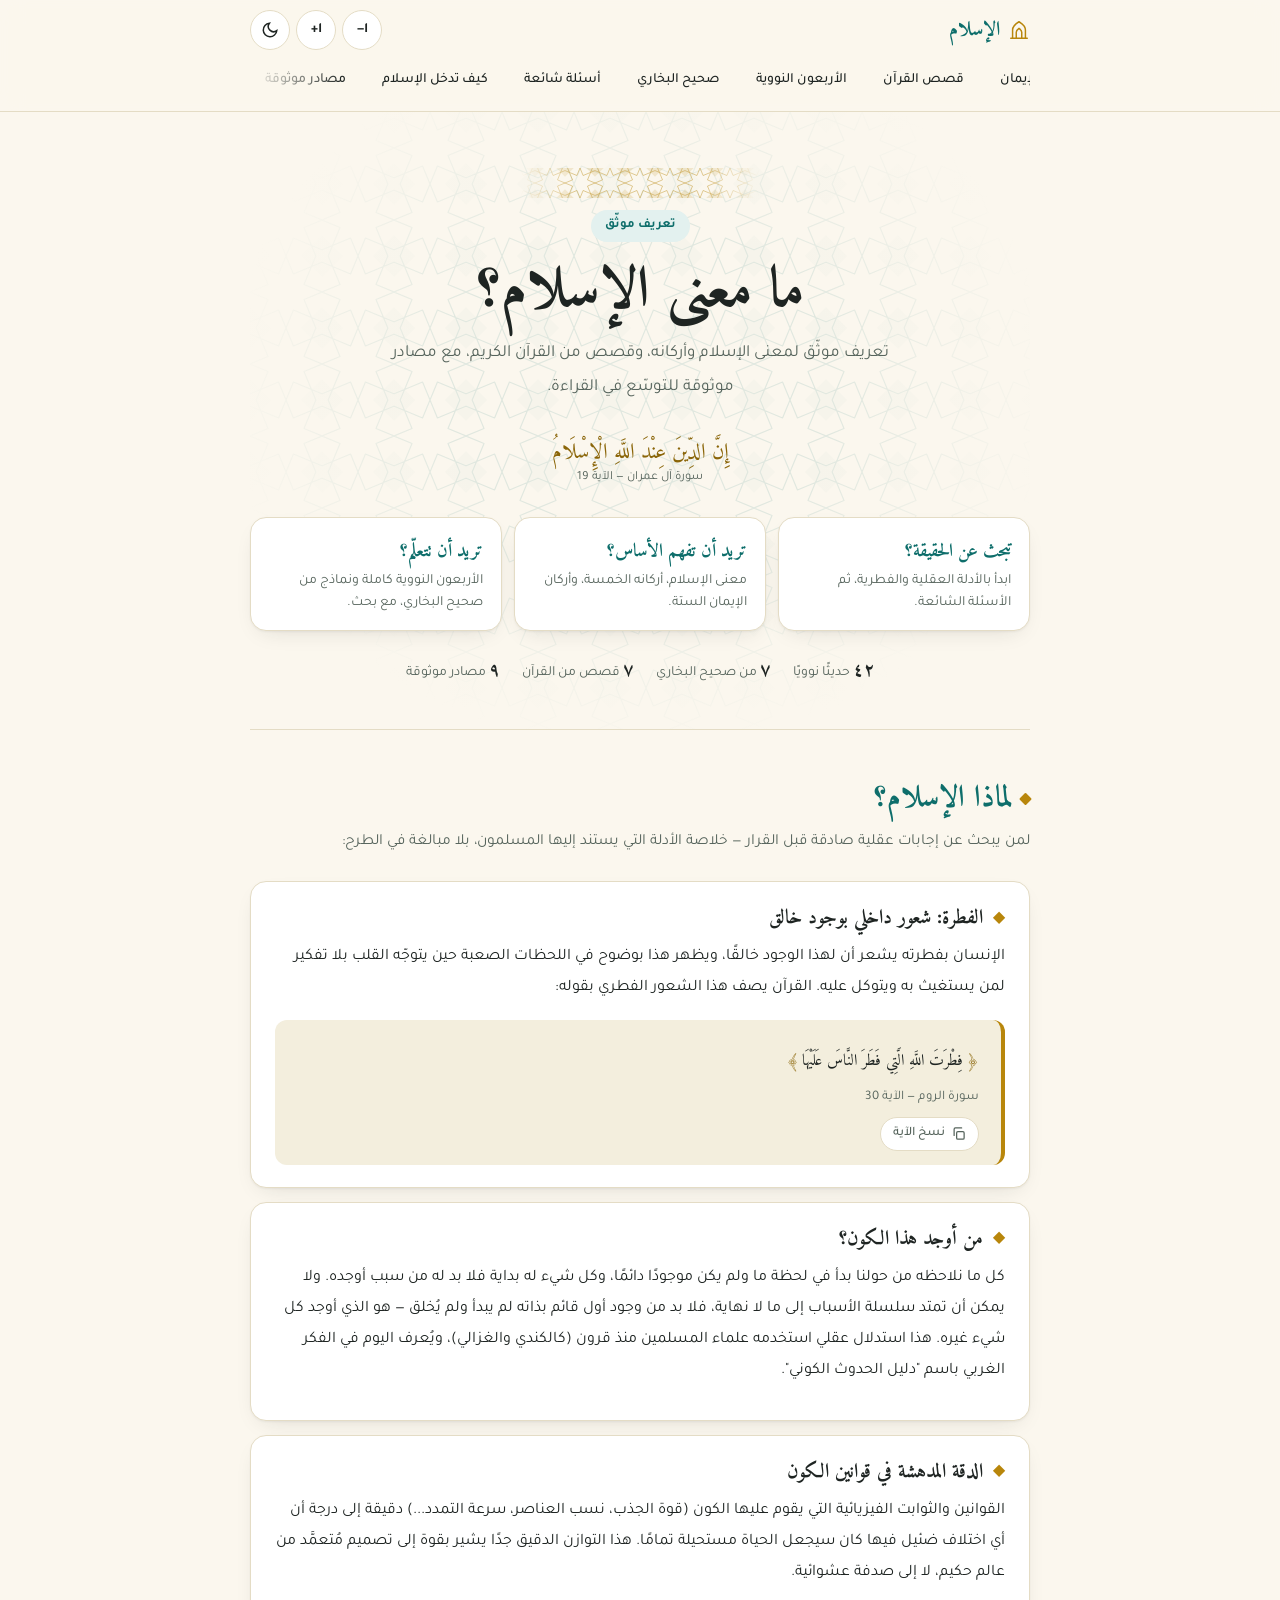
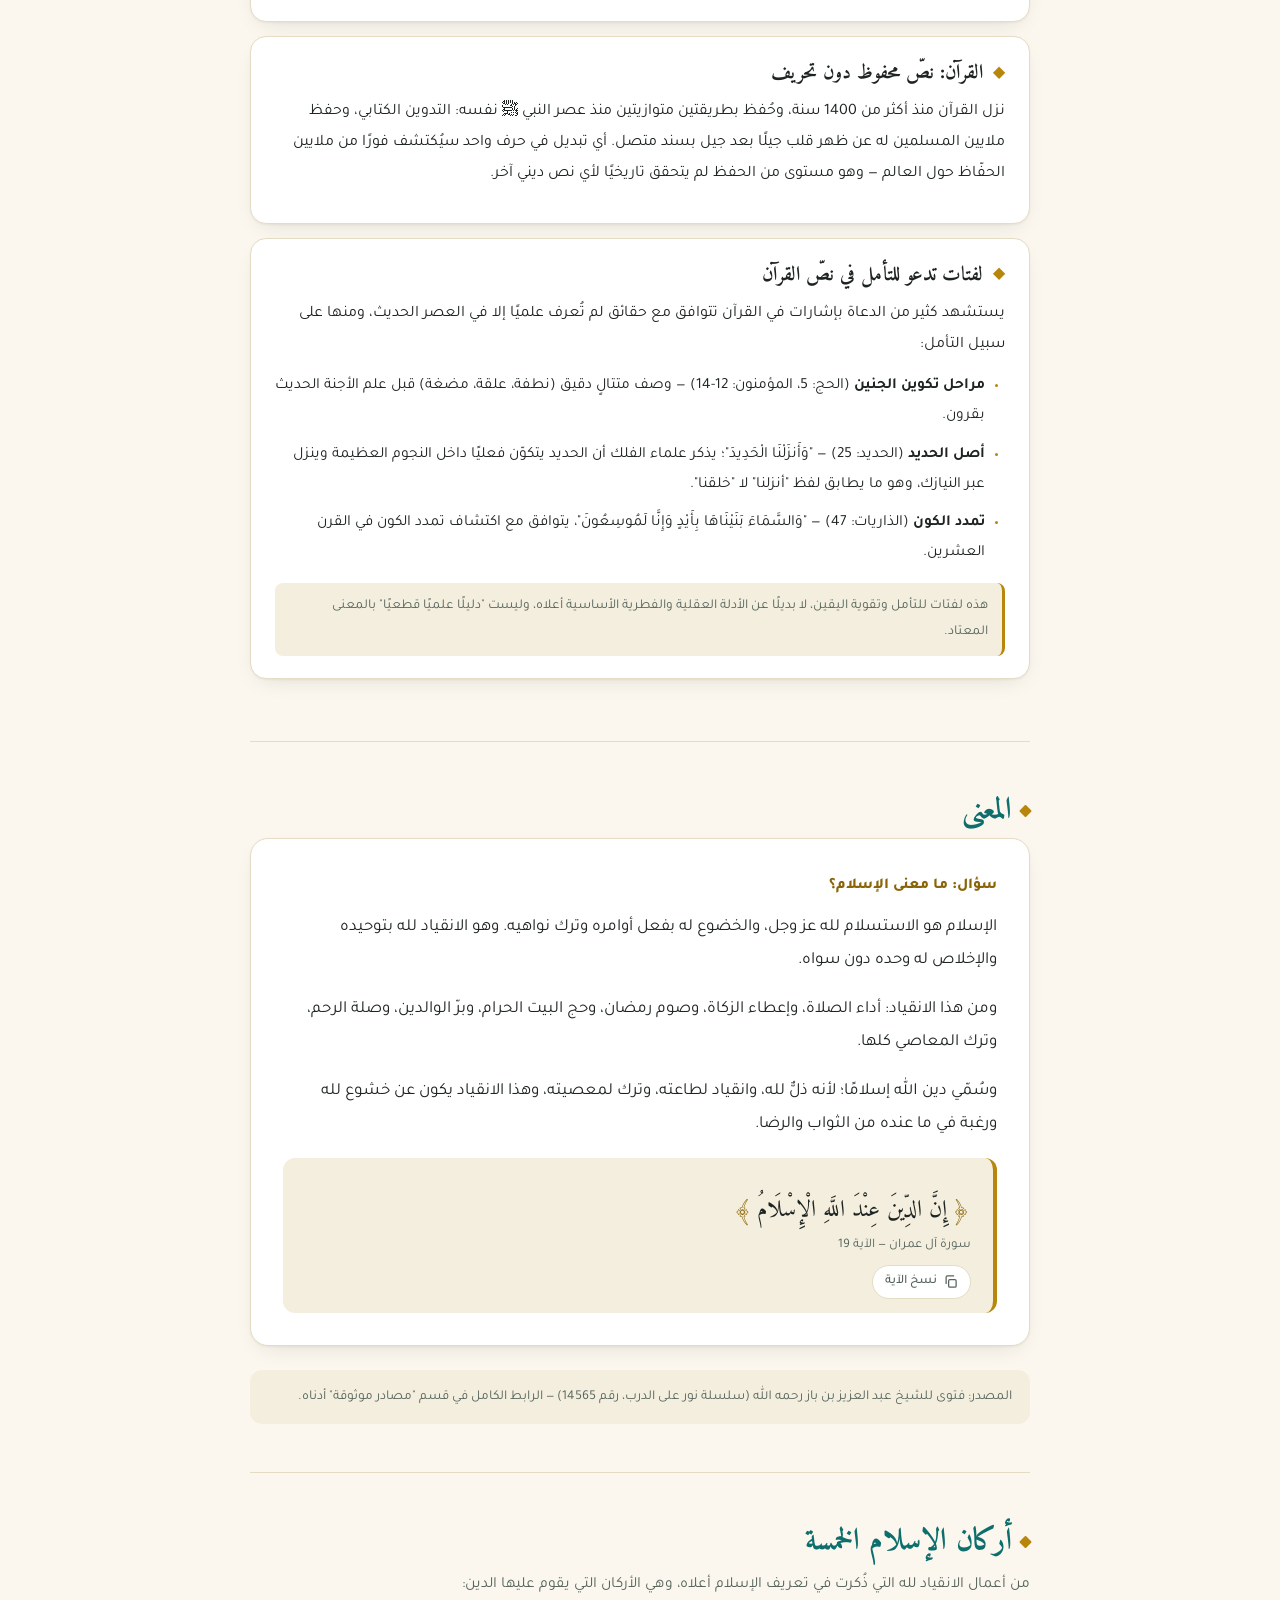
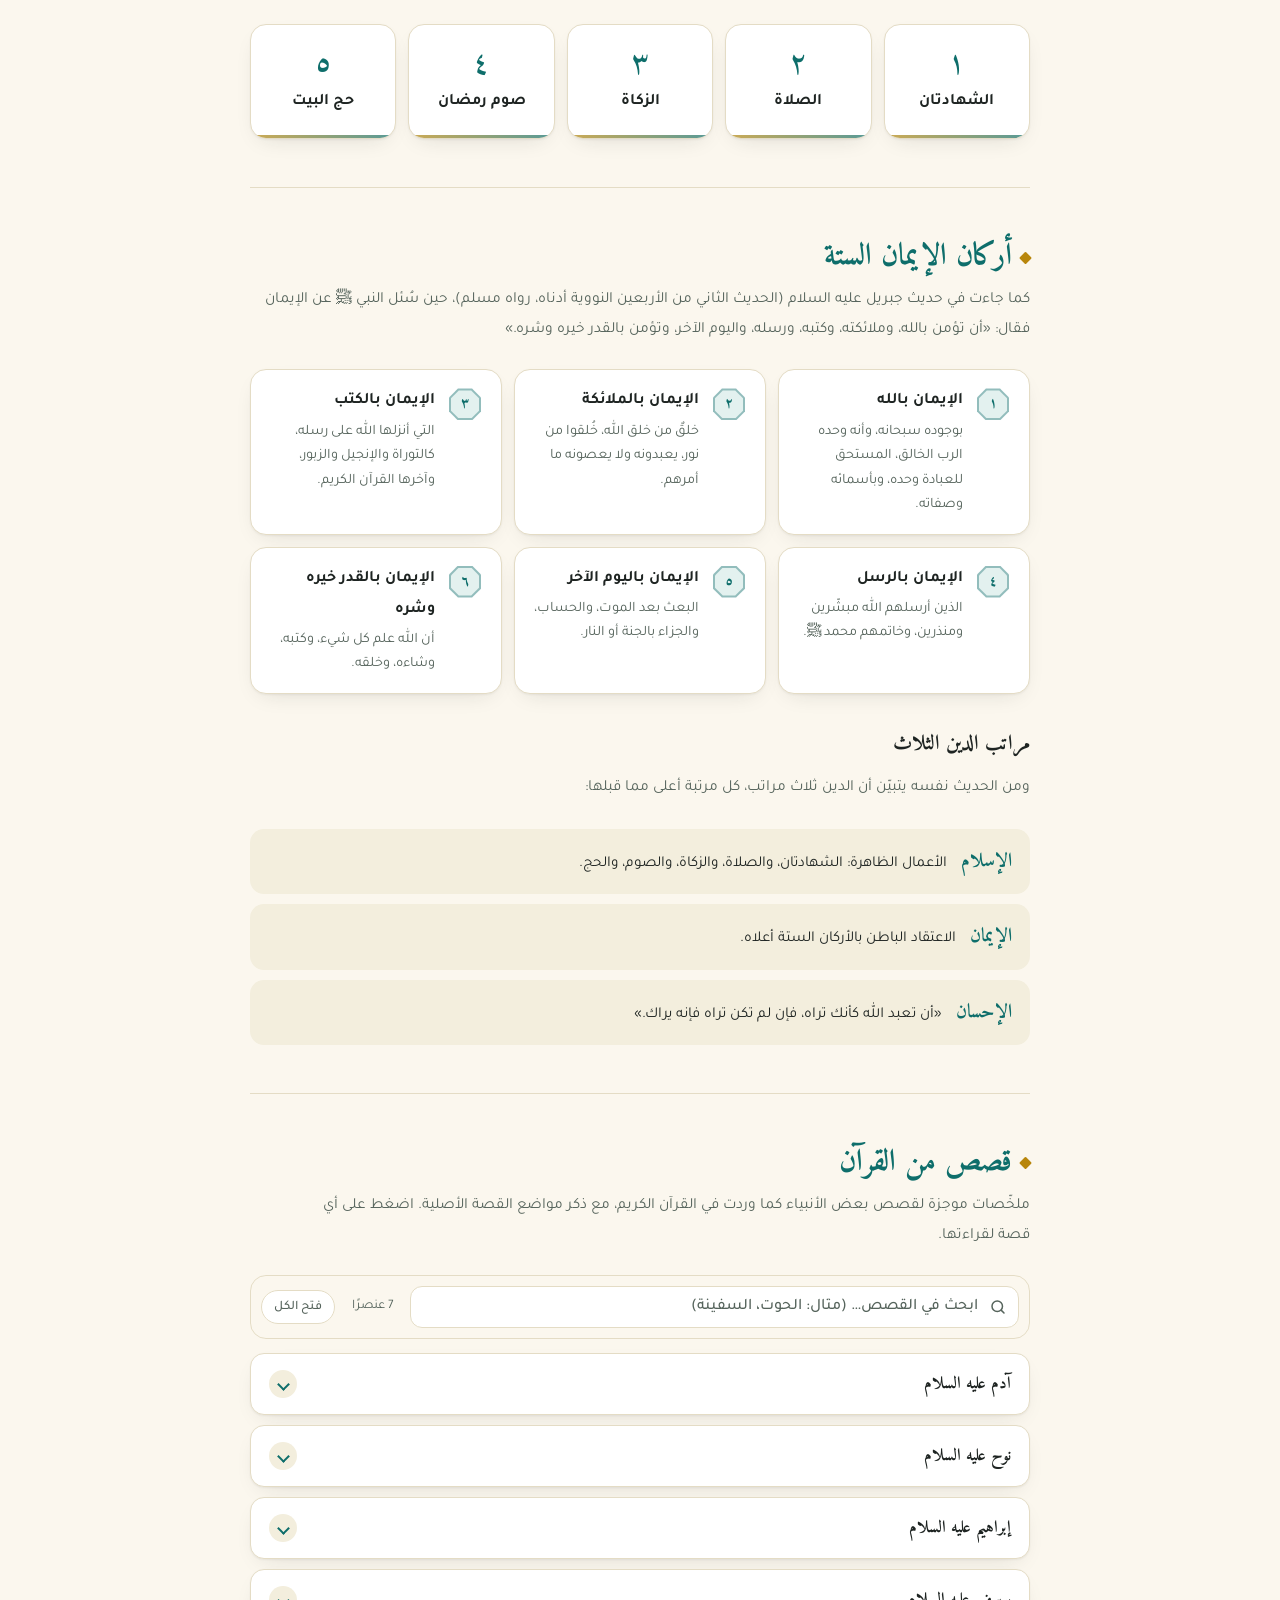
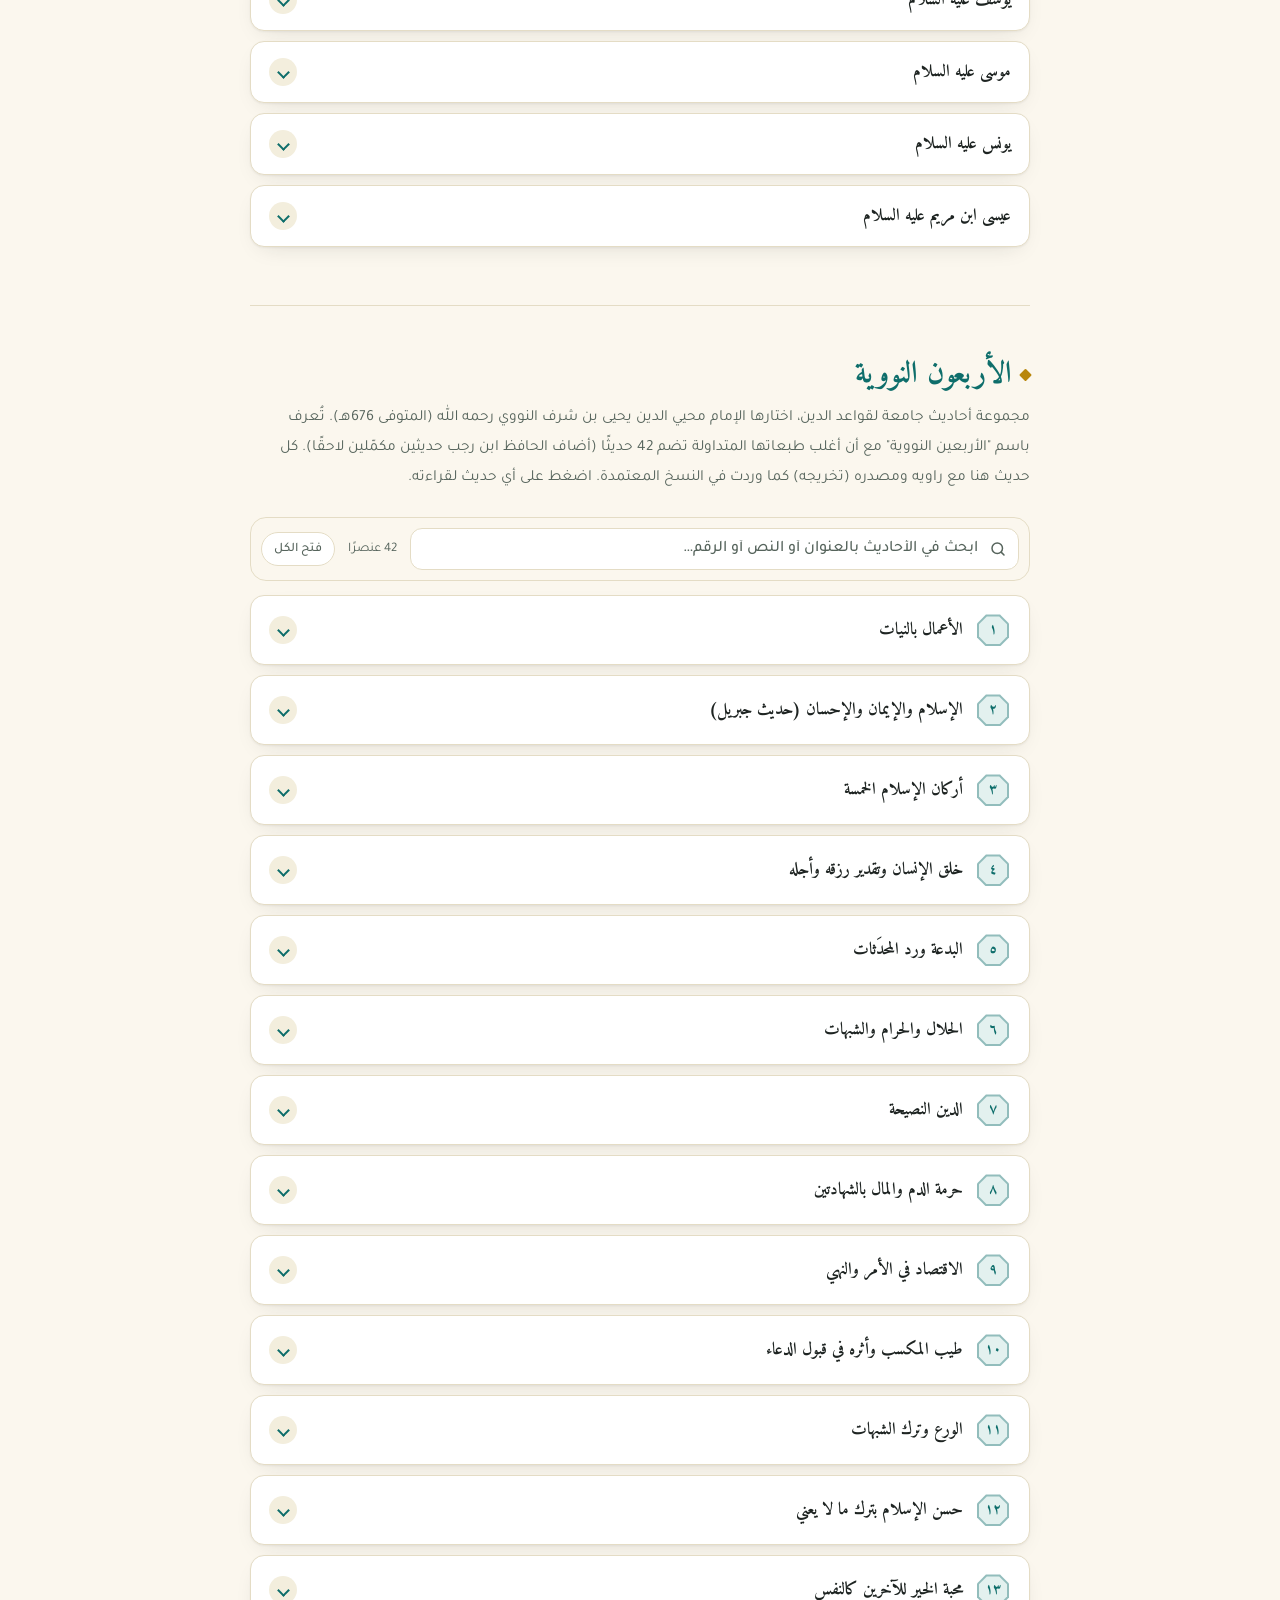
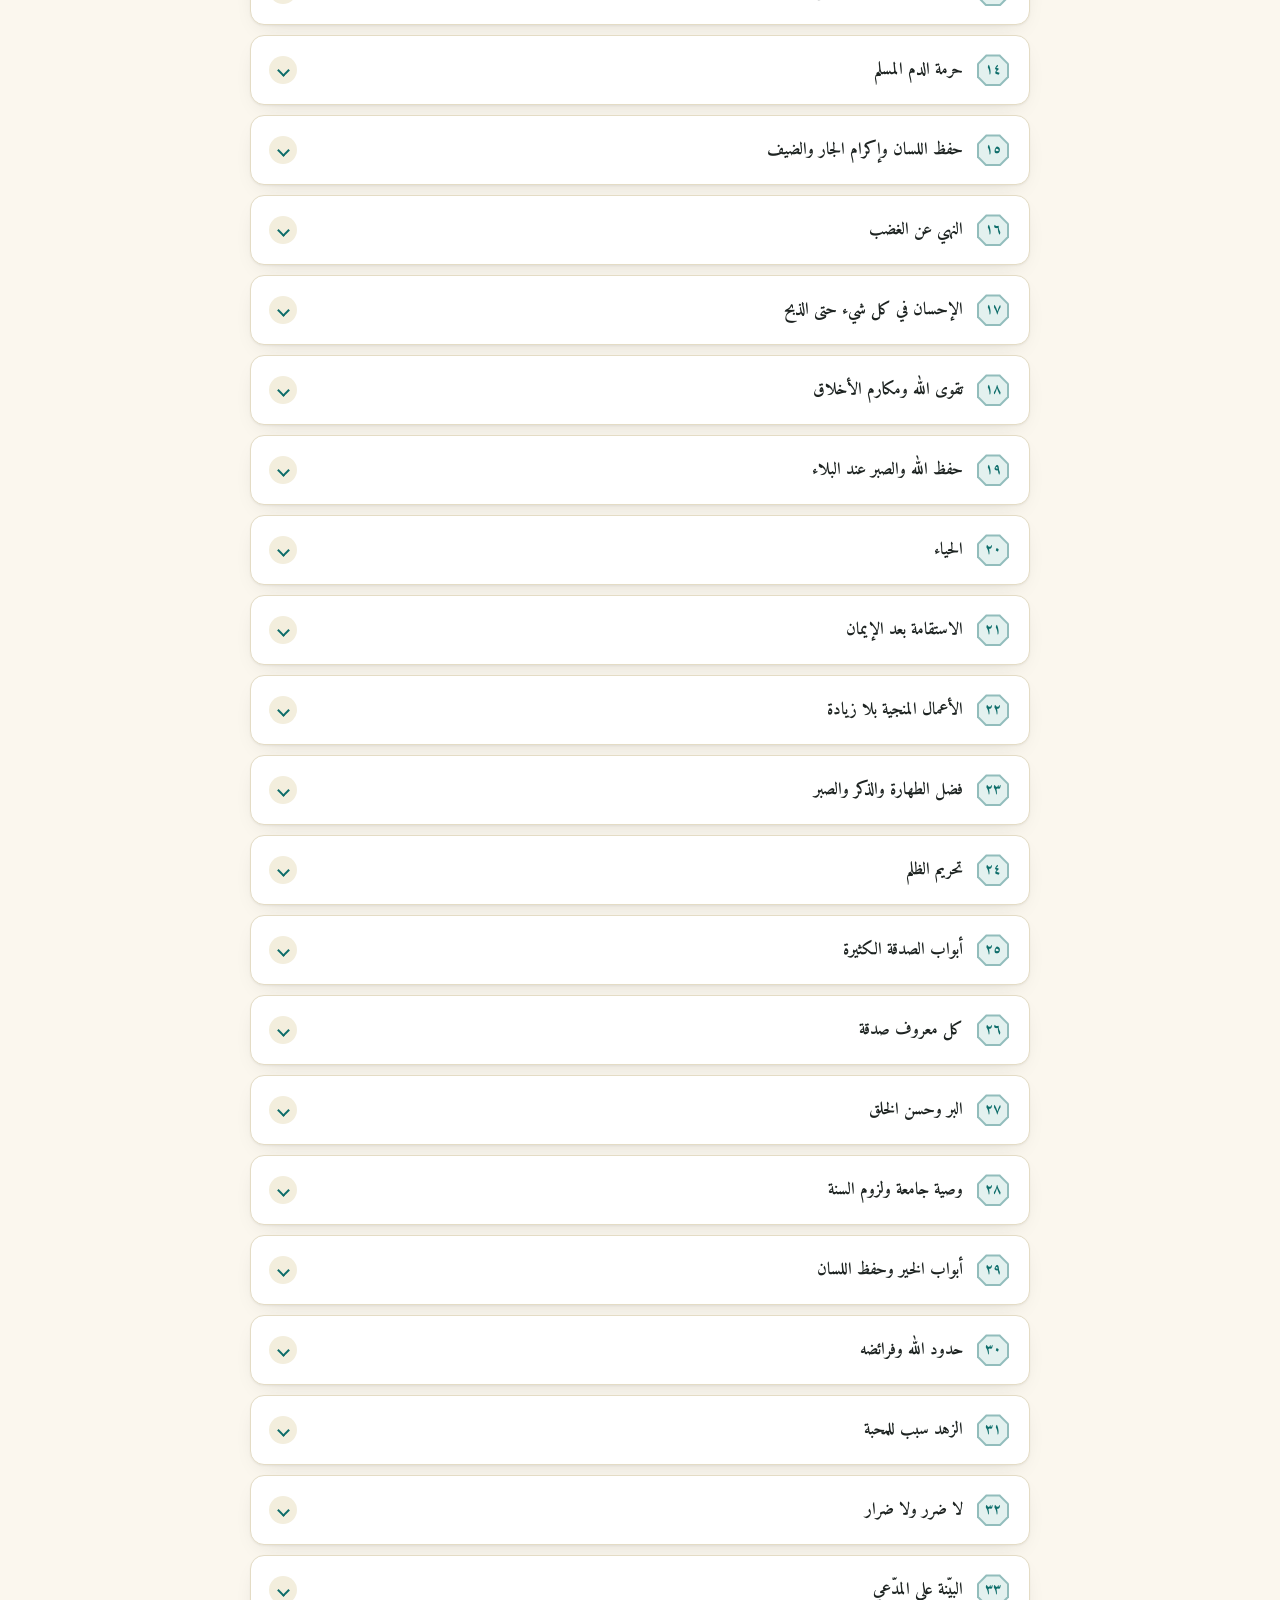
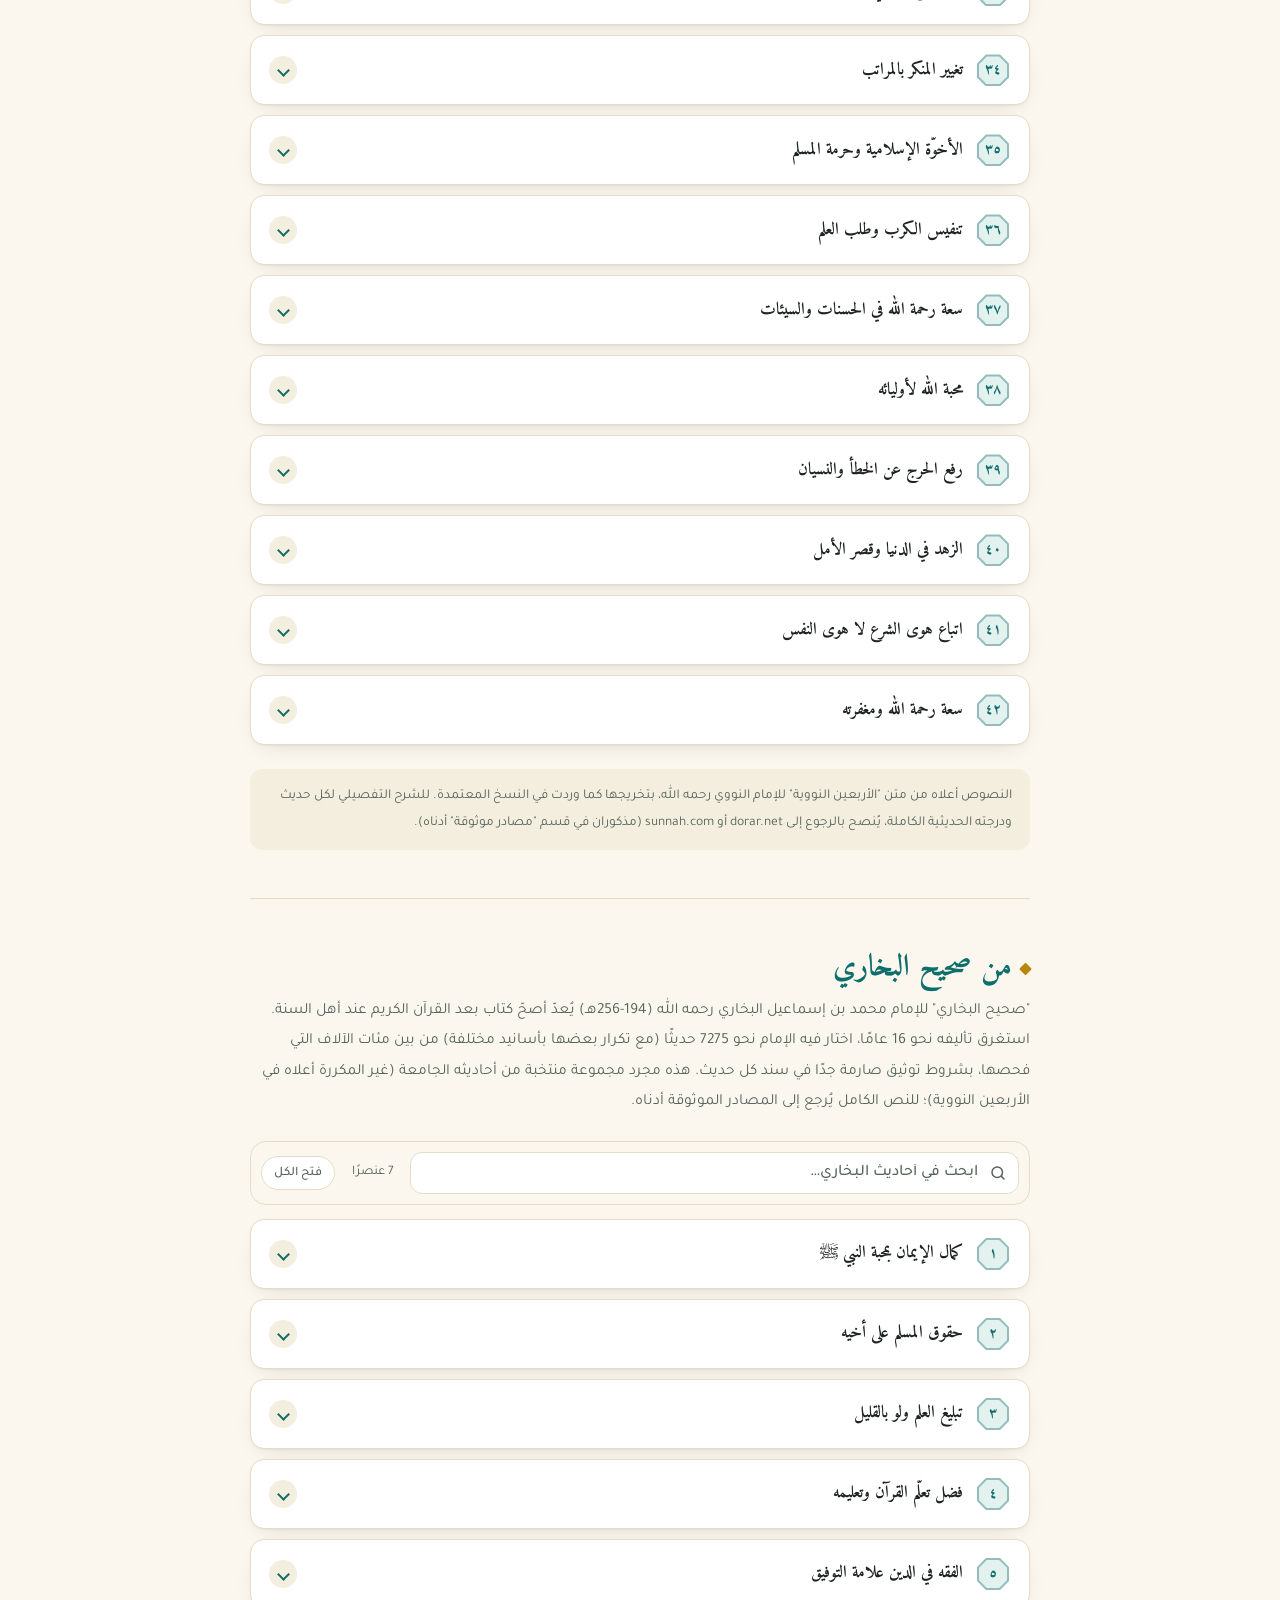
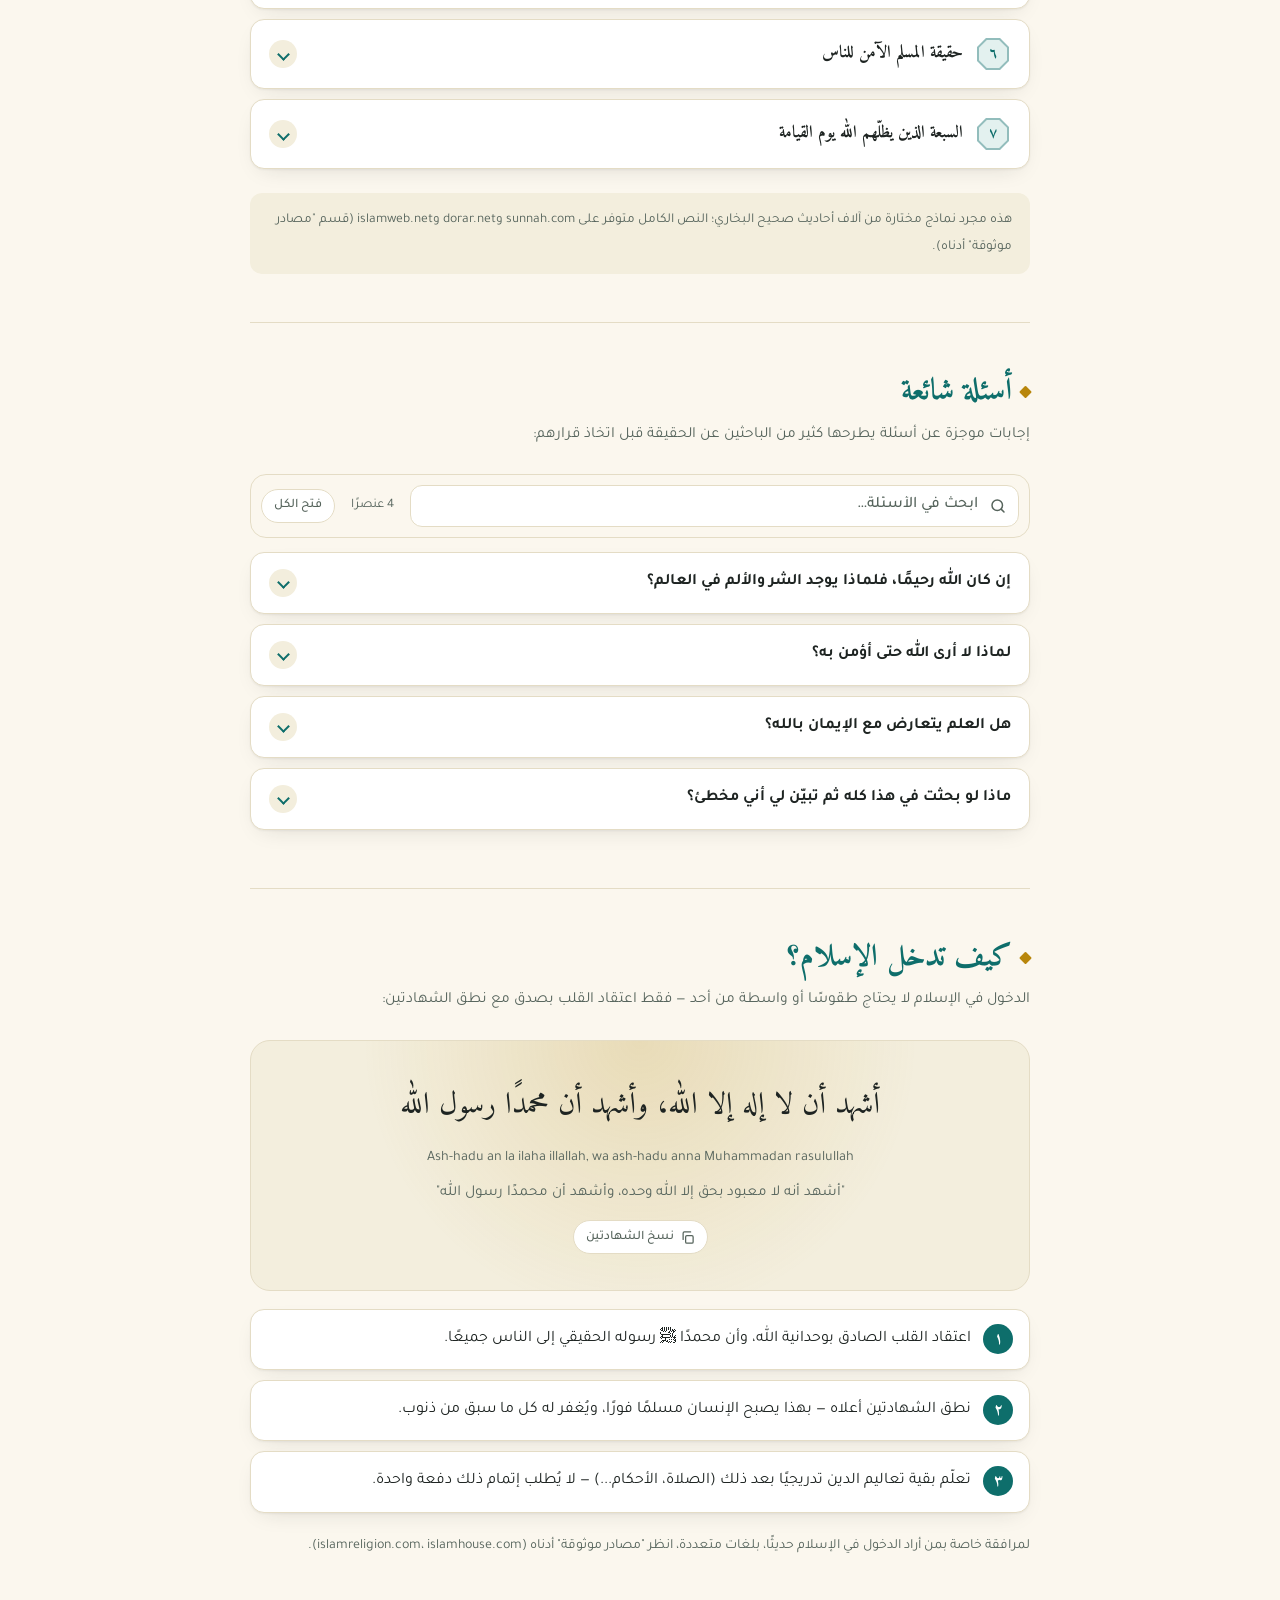
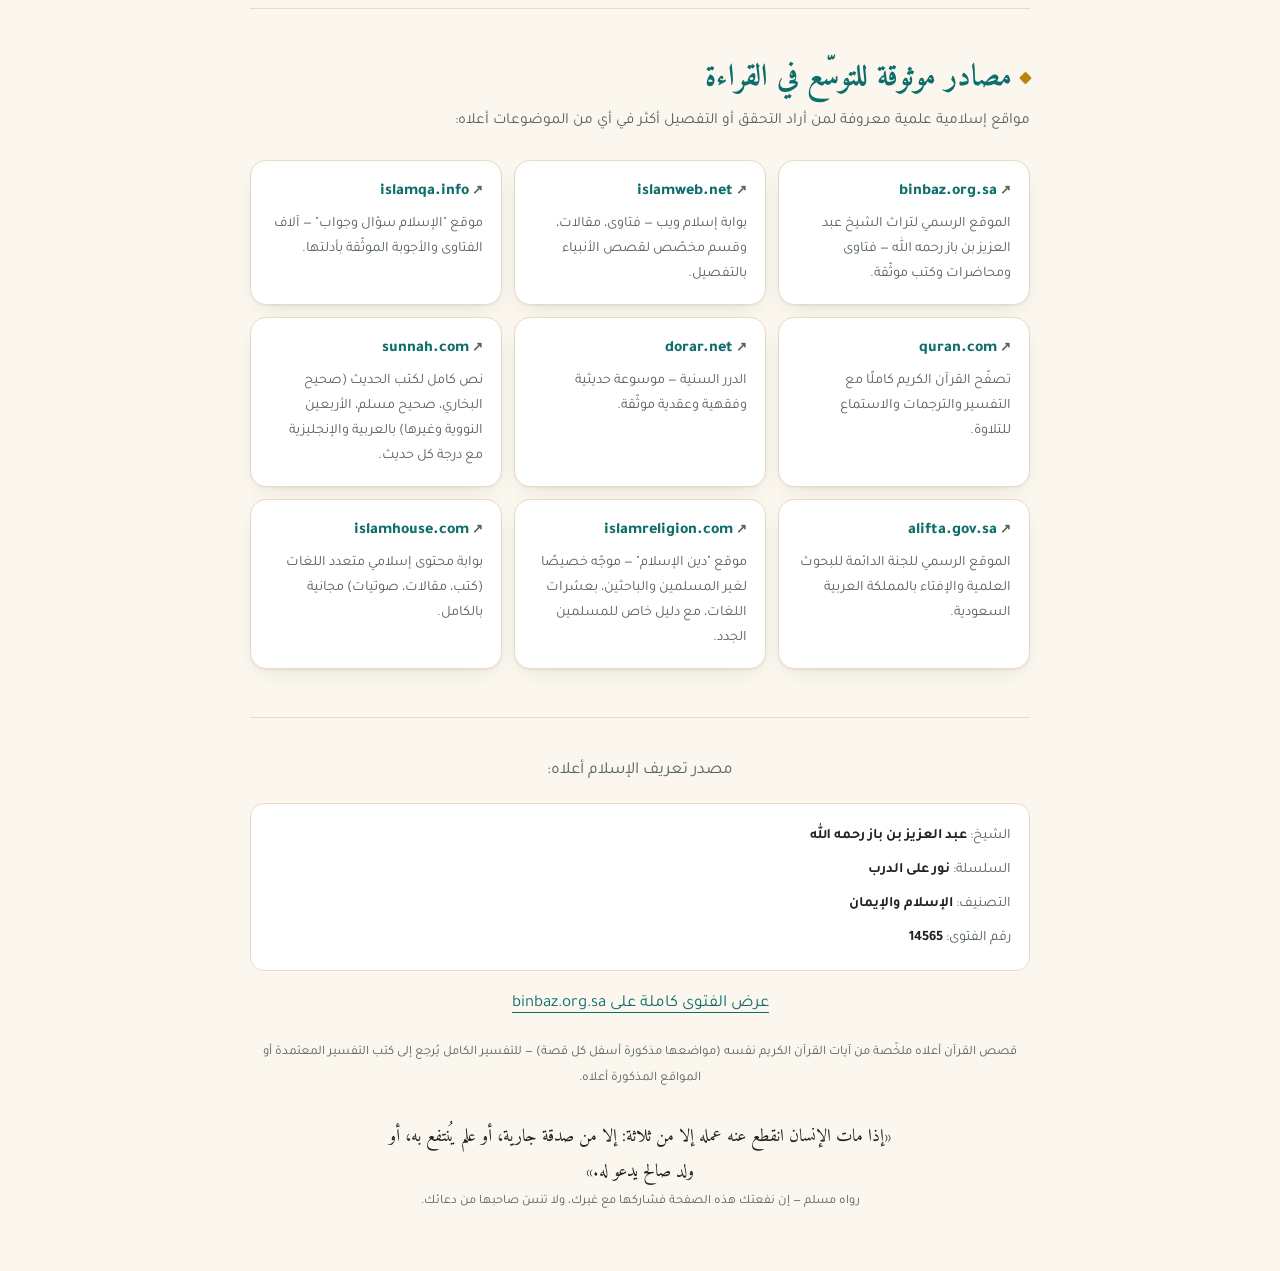
<file: standalone.html>
<!DOCTYPE html>
<html lang="ar" dir="rtl">
<head>
<meta charset="UTF-8">
<meta name="viewport" content="width=device-width, initial-scale=1.0">
</head>
<body>
<title>ما معنى الإسلام</title>
<meta name="claude:viewport-fit-sides" content="cover">
<link rel="preconnect" href="https://fonts.googleapis.com">
<link rel="preconnect" href="https://fonts.gstatic.com" crossorigin>
<link rel="stylesheet" href="https://fonts.googleapis.com/css2?family=Amiri:wght@400;700&family=Amiri+Quran&family=Tajawal:wght@400;500;700;800&display=swap">
<style>
/*
  الهوية: زخرفة البلاط الإسلامي — فيروزي القباب العميق + ذهبي الزخرفة على
  ورق دافئ. الخطوط: Amiri Quran للآيات، Amiri للعناوين، Tajawal لنص القراءة.
  كل المقاسات بوحدة rem لتعمل أداة تكبير الخط (A+ / A−) على الصفحة كلها.
*/
:root {
  --bg: #FBF7EE;
  --bg-2: #F5EFDF;
  --surface: #FFFFFF;
  --fg: #1E2422;
  --muted: #56645C;
  --accent: #0E6E6B;
  --accent-soft: #E3F1EF;
  --accent-2: #B8860B;
  --accent-2-text: #8A6508;   /* ذهبي داكن بتباين كافٍ للنص الصغير */
  --border: #E4DCC5;
  --quote-bg: #F3EEDD;
  --nav-bg: rgba(251, 247, 238, 0.86);
  --shadow: 0 1px 2px rgba(30, 36, 34, .05), 0 8px 24px -12px rgba(30, 36, 34, .18);
  --ring: #0E6E6B;
  --mark: #F6DE8D;
  --scale: 1;
  --ornament: #0E6E6B;
  --ornament-opacity: .11;
  --ornament-band: #B8860B;
  --geo-pattern: url("data:image/svg+xml,%3Csvg xmlns='http://www.w3.org/2000/svg' width='80' height='80' viewBox='0 0 80 80'%3E%3Cpath d='M-56.57 -80L-80 -56.57L-103.43 -80L-80 -103.43ZM-56.57 0L-80 23.43L-103.43 0L-80 -23.43ZM-56.57 80L-80 103.43L-103.43 80L-80 56.57ZM23.43 -80L0 -56.57L-23.43 -80L-0 -103.43ZM23.43 0L0 23.43L-23.43 0L-0 -23.43ZM23.43 80L0 103.43L-23.43 80L-0 56.57ZM103.43 -80L80 -56.57L56.57 -80L80 -103.43ZM103.43 0L80 23.43L56.57 0L80 -23.43ZM103.43 80L80 103.43L56.57 80L80 56.57Z' fill='black' fill-opacity='.18'/%3E%3Cpath d='M-11.72 -11.72L-31.72 -20L-40 0M-40 0L-48.28 -20L-68.28 -11.72M-68.28 -11.72L-60 -31.72L-80 -40M-80 -40L-60 -48.28L-68.28 -68.28M-68.28 -68.28L-48.28 -60L-40 -80M-40 -80L-31.72 -60L-11.72 -68.28M-11.72 -68.28L-20 -48.28L0 -40M0 -40L-20 -31.72L-11.72 -11.72M-68.28 -68.28L-80 -73.14L-91.72 -68.28M-91.72 -68.28L-86.86 -80L-91.72 -91.72M-91.72 -91.72L-80 -86.86L-68.28 -91.72M-68.28 -91.72L-73.14 -80L-68.28 -68.28M-11.72 68.28L-31.72 60L-40 80M-40 80L-48.28 60L-68.28 68.28M-68.28 68.28L-60 48.28L-80 40M-80 40L-60 31.72L-68.28 11.72M-68.28 11.72L-48.28 20L-40 0M-40 0L-31.72 20L-11.72 11.72M-11.72 11.72L-20 31.72L0 40M0 40L-20 48.28L-11.72 68.28M-68.28 11.72L-80 6.86L-91.72 11.72M-91.72 11.72L-86.86 -0L-91.72 -11.72M-91.72 -11.72L-80 -6.86L-68.28 -11.72M-68.28 -11.72L-73.14 0L-68.28 11.72M-11.72 148.28L-31.72 140L-40 160M-40 160L-48.28 140L-68.28 148.28M-68.28 148.28L-60 128.28L-80 120M-80 120L-60 111.72L-68.28 91.72M-68.28 91.72L-48.28 100L-40 80M-40 80L-31.72 100L-11.72 91.72M-11.72 91.72L-20 111.72L0 120M0 120L-20 128.28L-11.72 148.28M-68.28 91.72L-80 86.86L-91.72 91.72M-91.72 91.72L-86.86 80L-91.72 68.28M-91.72 68.28L-80 73.14L-68.28 68.28M-68.28 68.28L-73.14 80L-68.28 91.72M68.28 -11.72L48.28 -20L40 0M40 0L31.72 -20L11.72 -11.72M11.72 -11.72L20 -31.72L-0 -40M-0 -40L20 -48.28L11.72 -68.28M11.72 -68.28L31.72 -60L40 -80M40 -80L48.28 -60L68.28 -68.28M68.28 -68.28L60 -48.28L80 -40M80 -40L60 -31.72L68.28 -11.72M11.72 -68.28L0 -73.14L-11.72 -68.28M-11.72 -68.28L-6.86 -80L-11.72 -91.72M-11.72 -91.72L0 -86.86L11.72 -91.72M11.72 -91.72L6.86 -80L11.72 -68.28M68.28 68.28L48.28 60L40 80M40 80L31.72 60L11.72 68.28M11.72 68.28L20 48.28L-0 40M-0 40L20 31.72L11.72 11.72M11.72 11.72L31.72 20L40 0M40 0L48.28 20L68.28 11.72M68.28 11.72L60 31.72L80 40M80 40L60 48.28L68.28 68.28M11.72 11.72L0 6.86L-11.72 11.72M-11.72 11.72L-6.86 0L-11.72 -11.72M-11.72 -11.72L0 -6.86L11.72 -11.72M11.72 -11.72L6.86 0L11.72 11.72M68.28 148.28L48.28 140L40 160M40 160L31.72 140L11.72 148.28M11.72 148.28L20 128.28L-0 120M-0 120L20 111.72L11.72 91.72M11.72 91.72L31.72 100L40 80M40 80L48.28 100L68.28 91.72M68.28 91.72L60 111.72L80 120M80 120L60 128.28L68.28 148.28M11.72 91.72L0 86.86L-11.72 91.72M-11.72 91.72L-6.86 80L-11.72 68.28M-11.72 68.28L0 73.14L11.72 68.28M11.72 68.28L6.86 80L11.72 91.72M148.28 -11.72L128.28 -20L120 0M120 0L111.72 -20L91.72 -11.72M91.72 -11.72L100 -31.72L80 -40M80 -40L100 -48.28L91.72 -68.28M91.72 -68.28L111.72 -60L120 -80M120 -80L128.28 -60L148.28 -68.28M148.28 -68.28L140 -48.28L160 -40M160 -40L140 -31.72L148.28 -11.72M91.72 -68.28L80 -73.14L68.28 -68.28M68.28 -68.28L73.14 -80L68.28 -91.72M68.28 -91.72L80 -86.86L91.72 -91.72M91.72 -91.72L86.86 -80L91.72 -68.28M148.28 68.28L128.28 60L120 80M120 80L111.72 60L91.72 68.28M91.72 68.28L100 48.28L80 40M80 40L100 31.72L91.72 11.72M91.72 11.72L111.72 20L120 0M120 0L128.28 20L148.28 11.72M148.28 11.72L140 31.72L160 40M160 40L140 48.28L148.28 68.28M91.72 11.72L80 6.86L68.28 11.72M68.28 11.72L73.14 -0L68.28 -11.72M68.28 -11.72L80 -6.86L91.72 -11.72M91.72 -11.72L86.86 0L91.72 11.72M148.28 148.28L128.28 140L120 160M120 160L111.72 140L91.72 148.28M91.72 148.28L100 128.28L80 120M80 120L100 111.72L91.72 91.72M91.72 91.72L111.72 100L120 80M120 80L128.28 100L148.28 91.72M148.28 91.72L140 111.72L160 120M160 120L140 128.28L148.28 148.28M91.72 91.72L80 86.86L68.28 91.72M68.28 91.72L73.14 80L68.28 68.28M68.28 68.28L80 73.14L91.72 68.28M91.72 68.28L86.86 80L91.72 91.72' fill='none' stroke='black' stroke-width='1.3' stroke-linejoin='round'/%3E%3C/svg%3E");
  color-scheme: light;
}
@media (prefers-color-scheme: dark) {
  :root:not([data-theme="light"]) {
    --bg: #0B1715;
    --bg-2: #0E1D1A;
    --surface: #10201D;
    --fg: #EDE8DC;
    --muted: #A3B0A9;
    --accent: #38C7B9;
    --accent-soft: #123430;
    --accent-2: #D9B13E;
    --accent-2-text: #E2BE55;
    --border: #213834;
    --quote-bg: #142623;
    --nav-bg: rgba(11, 23, 21, 0.86);
    --shadow: 0 1px 2px rgba(0, 0, 0, .3), 0 10px 28px -14px rgba(0, 0, 0, .6);
    --ring: #5FE0D3;
    --mark: #5C4A12;
    --ornament: #38C7B9;
    --ornament-opacity: .08;
    --ornament-band: #D9B13E;
    color-scheme: dark;
  }
}
:root[data-theme="dark"] {
  --bg: #0B1715;
  --bg-2: #0E1D1A;
  --surface: #10201D;
  --fg: #EDE8DC;
  --muted: #A3B0A9;
  --accent: #38C7B9;
  --accent-soft: #123430;
  --accent-2: #D9B13E;
  --accent-2-text: #E2BE55;
  --border: #213834;
  --quote-bg: #142623;
  --nav-bg: rgba(11, 23, 21, 0.86);
  --shadow: 0 1px 2px rgba(0, 0, 0, .3), 0 10px 28px -14px rgba(0, 0, 0, .6);
  --ring: #5FE0D3;
  --mark: #5C4A12;
  --ornament: #38C7B9;
  --ornament-opacity: .08;
  --ornament-band: #D9B13E;
  color-scheme: dark;
}

:root { interpolate-size: allow-keywords; font-size: calc(100% * var(--scale)); }
* { box-sizing: border-box; }
html { scroll-behavior: smooth; scroll-padding-top: calc(var(--nav-h, 108px) + 16px); }
@media (prefers-reduced-motion: reduce) {
  html { scroll-behavior: auto; }
  *, *::before, *::after { animation: none !important; transition: none !important; }
}
body {
  background: var(--bg);
  color: var(--fg);
  font-family: "Tajawal", "Noto Naskh Arabic", sans-serif;
  direction: rtl;
  line-height: 1.95;
  margin: 0;
  padding-inline: max(16px, env(safe-area-inset-left, 0px)) max(16px, env(safe-area-inset-right, 0px));
  -webkit-text-size-adjust: 100%;
  text-rendering: optimizeLegibility;
}
body::before {
  content: "";
  position: fixed;
  inset: 0 0 auto;
  height: env(safe-area-inset-top, 0px);
  z-index: 40;
  background: var(--nav-bg);
}
h1, h2, h3 { font-family: "Amiri", "Noto Naskh Arabic", serif; text-wrap: balance; }
p { font-size: 1.0625rem; margin: 0 0 1rem; text-wrap: pretty; }
p:last-child { margin-bottom: 0; }
a { color: var(--accent); }
::selection { background: var(--mark); color: var(--fg); }
:focus-visible { outline: 3px solid var(--ring); outline-offset: 3px; border-radius: 6px; }
.sr-only { position: absolute; width: 1px; height: 1px; overflow: hidden; clip: rect(0 0 0 0); white-space: nowrap; }

.wrap { max-width: 780px; margin: 0 auto; }

/* ===== شريط تقدّم القراءة ===== */
.progress {
  position: fixed;
  top: env(safe-area-inset-top, 0px);
  inset-inline: 0;
  height: 3px;
  z-index: 50;
  pointer-events: none;
}
.progress span {
  display: block;
  height: 100%;
  background: linear-gradient(to left, var(--accent), var(--accent-2));
  transform-origin: right center;
  transform: scaleX(var(--p, 0));
}

/* ===== شريط التنقل ===== */
.skip {
  position: absolute; inset-inline-start: 16px; top: -60px; z-index: 60;
  background: var(--accent); color: #fff; padding: .5rem 1rem; border-radius: 8px; text-decoration: none;
}
.skip:focus { top: 12px; }
nav.topnav {
  position: sticky;
  top: env(safe-area-inset-top, 0px);
  z-index: 30;
  background: var(--nav-bg);
  -webkit-backdrop-filter: saturate(1.4) blur(12px);
  backdrop-filter: saturate(1.4) blur(12px);
  border-bottom: 1px solid var(--border);
  margin-inline: calc(-1 * max(16px, env(safe-area-inset-left, 0px))) calc(-1 * max(16px, env(safe-area-inset-right, 0px)));
  padding-inline: max(16px, env(safe-area-inset-left, 0px)) max(16px, env(safe-area-inset-right, 0px));
}
.nav-row {
  max-width: 780px;
  margin: 0 auto;
  display: flex;
  align-items: center;
  justify-content: space-between;
  gap: 12px;
  padding-block: 10px 6px;
}
.brand {
  display: inline-flex;
  align-items: center;
  gap: 8px;
  font-family: "Amiri", serif;
  font-weight: 700;
  font-size: 1.25rem;
  color: var(--accent);
  text-decoration: none;
  white-space: nowrap;
}
.brand svg { width: 22px; height: 22px; color: var(--accent-2); }
.tools { display: flex; gap: 6px; }
.tool {
  min-width: 40px; height: 40px; padding: 0 10px;
  display: inline-flex; align-items: center; justify-content: center;
  border: 1px solid var(--border); border-radius: 999px;
  background: var(--surface); color: var(--fg);
  font: 700 .875rem/1 "Tajawal", sans-serif; cursor: pointer;
  transition: border-color .15s, color .15s, background .15s;
}
.tool:hover { border-color: var(--accent); color: var(--accent); }
.tool svg { width: 18px; height: 18px; }
.tool .moon { display: none; }
:root[data-dark="1"] .tool .sun { display: none; }
:root[data-dark="1"] .tool .moon { display: block; }

.chips {
  max-width: 780px;
  margin: 0 auto;
  display: flex;
  gap: 6px;
  overflow-x: auto;
  scrollbar-width: none;
  padding-block: 4px 10px;
  -webkit-mask-image: linear-gradient(to left, #000 88%, transparent);
  mask-image: linear-gradient(to left, #000 88%, transparent);
  scroll-snap-type: x proximity;
}
.chips::-webkit-scrollbar { display: none; }
.chips a {
  flex: none;
  scroll-snap-align: start;
  padding: 6px 14px;
  border-radius: 999px;
  font-size: .875rem;
  font-weight: 500;
  color: var(--fg);
  text-decoration: none;
  background: transparent;
  border: 1px solid transparent;
  white-space: nowrap;
  transition: background .2s, color .2s, border-color .2s;
}
.chips a:hover { border-color: var(--border); background: var(--surface); }
.chips a[aria-current="true"] { background: var(--accent); color: #fff; }
:root[data-dark="1"] .chips a[aria-current="true"] { color: #062421; }

/* ===== البطل ===== */
header.hero {
  position: relative;
  padding-block: 56px 40px;
  text-align: center;
  isolation: isolate;
}
header.hero::before {
  /* نقش هندسي إسلامي متشابك (طبق نجمي ثُماني متصل بشبكة كاملة بلا نقطة مركزية
     معزولة) — مولَّد بطريقة "المضلّعات المتلامسة" على شبكة مثمّن/مربع، فالخطوط
     تعبر حدود البلاطة وتتصل ببعضها كما في زخارف المساجد والمخطوطات. */
  content: "";
  position: absolute;
  inset: 0;
  z-index: -1;
  background: var(--ornament);
  opacity: var(--ornament-opacity);
  -webkit-mask: var(--geo-pattern) 0 0 / 72px 72px;
  mask: var(--geo-pattern) 0 0 / 72px 72px;
}
header.hero::after {
  content: "";
  position: absolute;
  inset: 0;
  z-index: -1;
  background: radial-gradient(ellipse at 50% 45%, transparent 0 35%, var(--bg) 75%);
}
/* شريط زخرفي أفقي من نفس النقش المتشابك، يتلاشى عند طرفيه (بدل أي شعار مفرد) */
.hero-band {
  display: block;
  width: min(240px, 70%);
  height: 30px;
  margin: 0 auto 12px;
  background: var(--ornament-band);
  opacity: .85;
  -webkit-mask: var(--geo-pattern) center / 30px 30px, linear-gradient(to left, transparent, #000 22%, #000 78%, transparent);
  -webkit-mask-composite: source-in;
  mask: var(--geo-pattern) center / 30px 30px, linear-gradient(to left, transparent, #000 22%, #000 78%, transparent);
  mask-composite: intersect;
}
.eyebrow {
  display: inline-block;
  font-size: .8125rem;
  font-weight: 700;
  color: var(--accent);
  background: var(--accent-soft);
  padding: 3px 14px;
  border-radius: 999px;
}
h1.title { font-size: clamp(2.25rem, 9vw, 3.6rem); line-height: 1.35; margin: 12px 0 6px; }
.subtitle { font-size: 1.0625rem; color: var(--muted); max-width: 520px; margin: 0 auto; }
.hero-verse {
  font-family: "Amiri Quran", "Amiri", serif;
  font-size: 1.35rem;
  color: var(--accent-2-text);
  margin: 18px auto 0;
  line-height: 2.2;
}
.hero-verse small { display: block; font-family: "Tajawal", sans-serif; font-size: .78rem; color: var(--muted); line-height: 1.4; }

.paths {
  display: grid;
  grid-template-columns: repeat(auto-fit, minmax(200px, 1fr));
  gap: 12px;
  margin-top: 30px;
  text-align: right;
}
.path {
  display: block;
  background: var(--surface);
  border: 1px solid var(--border);
  border-radius: 16px;
  padding: 16px 18px;
  text-decoration: none;
  color: var(--fg);
  box-shadow: var(--shadow);
  transition: transform .2s ease, border-color .2s ease;
}
.path:hover { transform: translateY(-2px); border-color: var(--accent); }
.path b { display: block; font-family: "Amiri", serif; font-size: 1.15rem; color: var(--accent); }
.path span { font-size: .875rem; color: var(--muted); line-height: 1.6; display: block; }
.stats {
  display: flex; justify-content: center; flex-wrap: wrap; gap: 8px 22px;
  margin-top: 22px; font-size: .875rem; color: var(--muted);
}
.stats strong { color: var(--fg); font-family: "Amiri", serif; font-size: 1.15rem; }

/* ===== الأقسام ===== */
section { padding-block: 48px; }
section + section { border-top: 1px solid var(--border); }
.wrap > section:first-of-type { border-top: 1px solid var(--border); }
.section-head { display: flex; align-items: center; gap: 10px; margin-bottom: 6px; }
h2.section-title {
  font-size: clamp(1.6rem, 5vw, 1.9rem);
  line-height: 1.4;
  margin: 0;
  color: var(--accent);
  position: relative;
  padding-inline-start: 18px;
}
h2.section-title::before {
  content: "";
  position: absolute;
  inset-inline-start: 0;
  top: 50%;
  width: 9px; height: 9px;
  background: var(--accent-2);
  transform: translateY(-50%) rotate(45deg);
  border-radius: 1px;
}
.anchor {
  opacity: .0;
  color: var(--muted);
  text-decoration: none;
  font-size: 1.1rem;
  padding: 2px 8px;
  border-radius: 8px;
  transition: opacity .15s;
}
.section-head:hover .anchor, .anchor:focus-visible { opacity: 1; }
@media (hover: none) { .anchor { opacity: .55; } }
.section-sub { color: var(--muted); font-size: .97rem; margin: 6px 0 24px; }

.card, .qa-card, .reason, .story, .pillar, .source-link, .step, .iman-item {
  background: var(--surface);
  border: 1px solid var(--border);
  box-shadow: var(--shadow);
}
.qa-card { border-radius: 18px; padding: clamp(20px, 5vw, 32px); }
.question { font-weight: 800; color: var(--accent-2-text); font-size: .95rem; margin-bottom: 10px; }
.question::before { content: "سؤال: "; }

.verse-box {
  position: relative;
  background: var(--quote-bg);
  border-inline-start: 4px solid var(--accent-2);
  border-radius: 12px;
  padding: 18px 22px 14px;
  margin: 16px 0 0;
}
.quote-ar {
  font-family: "Amiri Quran", "Amiri", serif;
  font-size: 1.45rem;
  line-height: 2.3;
  color: var(--fg);
  margin: 0 0 4px;
}
.quote-ar::before { content: "﴿ "; color: var(--accent-2-text); }
.quote-ar::after { content: " ﴾"; color: var(--accent-2-text); }
.verse-ref { font-size: .82rem; color: var(--muted); }

/* أزرار صغيرة (نسخ، رابط) */
.mini-actions { display: flex; flex-wrap: wrap; gap: 8px; margin-top: 12px; }
.verse-box .mini-actions { margin-top: 6px; }
.act {
  display: inline-flex; align-items: center; gap: 6px;
  min-height: 34px; padding: 4px 12px;
  border: 1px solid var(--border); border-radius: 999px;
  background: var(--surface); color: var(--muted);
  font: 500 .8125rem/1 "Tajawal", sans-serif; cursor: pointer;
  text-decoration: none;
  transition: color .15s, border-color .15s;
}
.act:hover { color: var(--accent); border-color: var(--accent); }
.act svg { width: 15px; height: 15px; }

/* ===== الأركان ===== */
.pillars { display: grid; grid-template-columns: repeat(auto-fit, minmax(130px, 1fr)); gap: 12px; }
.pillar {
  border-radius: 16px; padding: 20px 14px; text-align: center;
  position: relative; overflow: hidden;
}
.pillar::after {
  content: ""; position: absolute; inset-inline: 0; bottom: 0; height: 3px;
  background: linear-gradient(to left, var(--accent), var(--accent-2));
  opacity: .7;
}
.pillar .num { font-family: "Amiri", serif; font-size: 2rem; line-height: 1.2; color: var(--accent); display: block; margin-bottom: 4px; }
.pillar .name { font-weight: 700; font-size: 1rem; }

/* ===== أركان الإيمان ===== */
.iman-grid { display: grid; grid-template-columns: repeat(auto-fit, minmax(220px, 1fr)); gap: 12px; }
.iman-item { border-radius: 16px; padding: 16px 18px; display: flex; gap: 12px; align-items: flex-start; }
.iman-item b { display: block; font-size: 1rem; margin-bottom: 2px; }
.iman-item span.d { display: block; font-size: .9rem; color: var(--muted); line-height: 1.7; }
.levels { display: grid; gap: 10px; margin-top: 26px; }
.level {
  display: grid; grid-template-columns: auto 1fr; gap: 4px 14px; align-items: baseline;
  padding: 14px 18px; border-radius: 14px; background: var(--quote-bg);
}
.level .lv { font-family: "Amiri", serif; font-weight: 700; font-size: 1.2rem; color: var(--accent); }
.level p { font-size: .95rem; margin: 0; }
.sub-h { font-size: 1.3rem; margin: 30px 0 8px; color: var(--fg); }

/* ===== لماذا الإسلام ===== */
.reason { border-radius: 16px; padding: 22px 24px; margin-bottom: 14px; }
.reason h3 { font-size: 1.25rem; line-height: 1.5; margin: 0 0 8px; color: var(--fg); display: flex; align-items: center; gap: 10px; }
.reason h3 .ico { color: var(--accent-2); font-size: .95rem; flex: none; }
.reason p { font-size: 1rem; margin-bottom: 10px; }
.mini-list { margin: 10px 0 0; padding-inline-start: 20px; font-size: .97rem; }
.mini-list li { margin-bottom: 8px; }
.mini-list li::marker { color: var(--accent-2); }
.caution {
  font-size: .85rem; color: var(--muted);
  border-inline-start: 3px solid var(--accent-2);
  background: var(--quote-bg);
  border-radius: 8px;
  padding: 10px 14px;
  margin-top: 14px;
}

/* ===== البطاقات المطوية (قصص، أحاديث، أسئلة) ===== */
.story { border-radius: 14px; margin-bottom: 10px; overflow: hidden; transition: border-color .2s; }
.story[open] { border-color: color-mix(in srgb, var(--accent) 45%, var(--border)); }
.story summary {
  list-style: none;
  cursor: pointer;
  padding: 16px 18px;
  min-height: 56px;
  display: flex;
  align-items: center;
  gap: 12px;
  font-weight: 700;
  font-size: 1.0625rem;
  border-radius: 14px;
}
.story summary:hover .name { color: var(--accent); }
.story summary:focus-visible { outline-offset: -3px; }
.story summary::-webkit-details-marker { display: none; }
.story summary .name { font-family: "Amiri", serif; color: var(--fg); flex: 1; line-height: 1.6; transition: color .15s; }
.story summary .chev {
  margin-inline-start: auto;
  flex-shrink: 0;
  width: 28px; height: 28px;
  display: inline-flex; align-items: center; justify-content: center;
  border-radius: 50%;
  background: var(--quote-bg);
  font-size: 0;
}
.story summary .chev::before {
  content: "";
  width: 7px; height: 7px;
  border-inline-start: 2px solid var(--accent);
  border-bottom: 2px solid var(--accent);
  transform: rotate(45deg);
  transition: transform .25s ease;
}
.story[open] summary .chev::before { transform: rotate(-45deg) translate(1px, -1px); }
.story::details-content {
  block-size: 0;
  overflow: clip;
  transition: block-size .3s ease, content-visibility .3s allow-discrete;
}
.story[open]::details-content { block-size: auto; }
.story-body { padding: 0 20px 18px; border-top: 1px solid var(--border); }
.story-body p { font-size: 1.03rem; padding-top: 16px; margin-bottom: 10px; }
.story-ref {
  display: inline-block;
  font-size: .82rem;
  color: var(--accent);
  background: var(--accent-soft);
  border-radius: 999px;
  padding: 4px 14px;
  margin-top: 4px;
  line-height: 1.7;
}
.faq summary .name { font-family: "Tajawal", sans-serif; font-size: 1rem; }

/* رقم الحديث داخل مربع بزوايا مقطوعة بإطار مزدوج (لا نجمة) */
.hnum {
  position: relative;
  isolation: isolate;
  flex-shrink: 0;
  width: 36px; height: 36px;
  color: var(--accent);
  font-family: "Amiri", serif;
  font-weight: 700;
  font-size: .9rem;
  display: flex; align-items: center; justify-content: center;
}
.hnum::before, .hnum::after {
  content: ""; position: absolute; z-index: -1;
  clip-path: polygon(28% 0, 72% 0, 100% 28%, 100% 72%, 72% 100%, 28% 100%, 0 72%, 0 28%);
}
.hnum::before { inset: 2px; background: color-mix(in srgb, var(--accent) 45%, transparent); }
.hnum::after { inset: 4px; background: var(--accent-soft); }
.hadith-text {
  font-family: "Amiri", serif;
  font-size: 1.22rem !important;
  line-height: 2.15;
  padding-top: 18px;
  margin-bottom: 10px;
}
.hadith-narrator { font-size: .85rem; color: var(--muted); margin-bottom: 10px; padding-top: 0 !important; }

/* شريط أدوات القسم: بحث + فتح الكل */
.toolbar {
  position: sticky;
  top: calc(env(safe-area-inset-top, 0px) + var(--nav-h, 108px) + 8px);
  z-index: 5;
  display: flex; flex-wrap: wrap; align-items: center; gap: 8px;
  padding: 10px;
  margin-bottom: 14px;
  background: var(--nav-bg);
  -webkit-backdrop-filter: blur(10px);
  backdrop-filter: blur(10px);
  border: 1px solid var(--border);
  border-radius: 16px;
}
.search { flex: 1 1 200px; position: relative; }
.search svg { position: absolute; inset-inline-start: 12px; top: 50%; translate: 0 -50%; width: 18px; height: 18px; color: var(--muted); pointer-events: none; }
.search input {
  width: 100%;
  height: 42px;
  padding-inline: 40px 12px;
  border: 1px solid var(--border);
  border-radius: 12px;
  background: var(--surface);
  color: var(--fg);
  font: 500 1rem "Tajawal", sans-serif;
}
.search input:focus-visible { outline: 3px solid var(--ring); outline-offset: 0; border-color: transparent; }
.search input::placeholder { color: var(--muted); }
.count { font-size: .82rem; color: var(--muted); min-width: 4.5em; text-align: center; }
.empty { display: none; text-align: center; color: var(--muted); padding: 24px; border: 1px dashed var(--border); border-radius: 14px; }
mark { background: var(--mark); color: inherit; border-radius: 3px; padding: 0 2px; }

/* ===== كيف تدخل الإسلام ===== */
.shahada-box {
  position: relative;
  background:
    radial-gradient(circle at 50% 0%, color-mix(in srgb, var(--accent-2) 18%, transparent), transparent 60%),
    var(--quote-bg);
  border: 1px solid var(--border);
  border-radius: 20px;
  padding: clamp(22px, 6vw, 36px);
  text-align: center;
}
.shahada-ar { font-family: "Amiri", serif; font-size: clamp(1.45rem, 5.5vw, 1.9rem); line-height: 1.9; color: var(--fg); margin: 0 0 10px; }
.shahada-translit { font-size: .9rem; color: var(--muted); direction: ltr; margin-bottom: 6px; }
.shahada-meaning { font-size: .95rem; color: var(--muted); margin: 0; }
.shahada-box .mini-actions { justify-content: center; }
.steps { display: grid; gap: 10px; margin-top: 18px; counter-reset: s; }
.step { display: flex; gap: 12px; align-items: flex-start; border-radius: 14px; padding: 14px 16px; font-size: 1rem; }
.step .snum {
  flex: none; width: 30px; height: 30px; border-radius: 50%;
  display: inline-flex; align-items: center; justify-content: center;
  background: var(--accent); color: #fff;
  font-family: "Amiri", serif; font-weight: 700;
}
:root[data-dark="1"] .step .snum { color: #062421; }

/* ===== مصادر موثوقة ===== */
.sources-grid { display: grid; grid-template-columns: repeat(auto-fit, minmax(240px, 1fr)); gap: 12px; }
.source-link {
  display: block; border-radius: 16px; padding: 16px 18px;
  text-decoration: none; color: var(--fg);
  transition: border-color .15s ease, transform .15s ease;
}
.source-link:hover { border-color: var(--accent); transform: translateY(-2px); }
.source-link .sname { font-weight: 800; color: var(--accent); font-size: 1rem; direction: ltr; text-align: right; }
.source-link .sname::after { content: " ↗"; font-size: .8em; color: var(--muted); }
.source-link .surl { display: none; }
.source-link .sdesc { font-size: .9rem; color: var(--muted); margin-top: 4px; line-height: 1.75; }

footer { padding-block: 36px 56px; text-align: center; color: var(--muted); font-size: .9rem; border-top: 1px solid var(--border); }
footer a { color: var(--accent); text-decoration: none; border-bottom: 1px solid var(--accent); }
.source-box {
  background: var(--surface);
  border: 1px solid var(--border);
  border-radius: 14px;
  padding: 18px;
  margin-top: 16px;
  font-size: .9rem;
  text-align: right;
}
.source-box dt { color: var(--muted); display: inline; }
.source-box dd { display: inline; margin: 0 0 0 4px; font-weight: 700; color: var(--fg); }
.source-box .row { margin-bottom: 6px; }
.source-box .row:last-child { margin-bottom: 0; }
.sadaqa {
  margin: 28px auto 0; max-width: 520px;
  font-family: "Amiri", serif; font-size: 1.1rem; color: var(--fg); line-height: 2;
}
.sadaqa small { display: block; font-family: "Tajawal", sans-serif; font-size: .8rem; color: var(--muted); }

.disclaimer {
  font-size: .85rem;
  color: var(--muted);
  background: var(--quote-bg);
  border-radius: 12px;
  padding: 14px 18px;
  margin-top: 24px;
}

/* ===== زر العودة للأعلى + إشعار النسخ ===== */
.to-top {
  position: fixed;
  inset-inline-end: max(16px, env(safe-area-inset-left, 0px));
  bottom: max(18px, env(safe-area-inset-bottom, 0px));
  z-index: 35;
  width: 48px; height: 48px; border-radius: 50%;
  border: 1px solid var(--border);
  background: var(--surface); color: var(--accent);
  box-shadow: var(--shadow);
  display: flex; align-items: center; justify-content: center;
  cursor: pointer;
  opacity: 0; translate: 0 12px; pointer-events: none;
  transition: opacity .2s, translate .2s;
}
.to-top.show { opacity: 1; translate: 0 0; pointer-events: auto; }
.to-top svg { width: 20px; height: 20px; }
.toast {
  position: fixed;
  left: 50%; bottom: max(24px, env(safe-area-inset-bottom, 0px));
  translate: -50% 20px;
  z-index: 60;
  background: var(--fg); color: var(--bg);
  padding: 10px 18px; border-radius: 999px;
  font-size: .9rem; font-weight: 700;
  opacity: 0; pointer-events: none;
  transition: opacity .2s, translate .2s;
}
.toast.show { opacity: 1; translate: -50% 0; }

/* ===== ظهور تدريجي مدفوع بالتمرير (CSS فقط، حيث يُدعَم) ===== */
@supports (animation-timeline: view()) {
  @media (prefers-reduced-motion: no-preference) {
    .reason, .pillar, .iman-item, .source-link, .step, .qa-card {
      animation: rise linear both;
      animation-timeline: view();
      animation-range: entry 0% entry 40%;
    }
    @keyframes rise { from { opacity: .001; translate: 0 18px; } to { opacity: 1; translate: 0 0; } }
  }
}

@media (max-width: 520px) {
  section { padding-block: 40px; }
  .reason { padding: 18px; }
  .story-body { padding: 0 16px 16px; }
  .hadith-text { font-size: 1.15rem !important; }
  .stats { gap: 6px 16px; }
}
@media print {
  nav.topnav, .progress, .to-top, .toolbar, .mini-actions, .anchor, .toast { display: none !important; }
  .story::details-content { block-size: auto; content-visibility: visible; }
}
</style>

<div class="progress" aria-hidden="true"><span></span></div>
<a class="skip" href="#why">انتقل إلى المحتوى</a>

<nav class="topnav" aria-label="أقسام الصفحة">
  <div class="nav-row">
    <a class="brand" href="#home">
      <svg viewBox="0 0 24 24" fill="none" stroke="currentColor" stroke-width="1.6" stroke-linejoin="round" stroke-linecap="round" aria-hidden="true"><path d="M3 21h18"/><path d="M5 21v-9c0-3.6 3-6.6 7-9 4 2.4 7 5.4 7 9v9"/><path d="M9 21v-6.5c0-1.7 1.2-3.1 3-4.3 1.8 1.2 3 2.6 3 4.3V21"/></svg>
      الإسلام
    </a>
    <div class="tools">
      <button class="tool" type="button" id="fontDown" aria-label="تصغير الخط">ا−</button>
      <button class="tool" type="button" id="fontUp" aria-label="تكبير الخط">ا+</button>
      <button class="tool" type="button" id="themeBtn" aria-label="تبديل الوضع الداكن">
        <svg class="sun" viewBox="0 0 24 24" fill="none" stroke="currentColor" stroke-width="2" stroke-linecap="round" aria-hidden="true"><path d="M21 12.8A9 9 0 1 1 11.2 3a7 7 0 0 0 9.8 9.8z"/></svg>
        <svg class="moon" viewBox="0 0 24 24" fill="none" stroke="currentColor" stroke-width="2" stroke-linecap="round" aria-hidden="true"><circle cx="12" cy="12" r="4"/><path d="M12 2v2M12 20v2M4.9 4.9l1.4 1.4M17.7 17.7l1.4 1.4M2 12h2M20 12h2M4.9 19.1l1.4-1.4M17.7 6.3l1.4-1.4"/></svg>
      </button>
    </div>
  </div>
  <div class="chips" id="chips">
    <a href="#why">لماذا الإسلام</a>
    <a href="#meaning">المعنى</a>
    <a href="#pillars">أركان الإسلام</a>
    <a href="#iman">أركان الإيمان</a>
    <a href="#stories">قصص القرآن</a>
    <a href="#hadith">الأربعون النووية</a>
    <a href="#bukhari">صحيح البخاري</a>
    <a href="#faq">أسئلة شائعة</a>
    <a href="#shahada">كيف تدخل الإسلام</a>
    <a href="#sources">مصادر موثوقة</a>
  </div>
</nav>

<main class="wrap">
  <header class="hero" id="home">
    <span class="hero-band" aria-hidden="true"></span>
    <div class="eyebrow">تعريف موثّق</div>
    <h1 class="title">ما معنى الإسلام؟</h1>
    <p class="subtitle">تعريف موثّق لمعنى الإسلام وأركانه، وقصص من القرآن الكريم، مع مصادر موثوقة للتوسّع في القراءة.</p>
    <p class="hero-verse">إِنَّ الدِّينَ عِنْدَ اللَّهِ الْإِسْلَامُ<small>سورة آل عمران — الآية 19</small></p>

    <div class="paths">
      <a class="path" href="#why"><b>تبحث عن الحقيقة؟</b><span>ابدأ بالأدلة العقلية والفطرية، ثم الأسئلة الشائعة.</span></a>
      <a class="path" href="#meaning"><b>تريد أن تفهم الأساس؟</b><span>معنى الإسلام، أركانه الخمسة، وأركان الإيمان الستة.</span></a>
      <a class="path" href="#hadith"><b>تريد أن تتعلّم؟</b><span>الأربعون النووية كاملة ونماذج من صحيح البخاري، مع بحث.</span></a>
    </div>
    <div class="stats" aria-label="محتوى الصفحة">
      <span><strong>٤٢</strong> حديثًا نوويًا</span>
      <span><strong>٧</strong> من صحيح البخاري</span>
      <span><strong>٧</strong> قصص من القرآن</span>
      <span><strong>٩</strong> مصادر موثوقة</span>
    </div>
  </header>

  <section id="why">
    <h2 class="section-title">لماذا الإسلام؟</h2>
    <p class="section-sub">لمن يبحث عن إجابات عقلية صادقة قبل القرار — خلاصة الأدلة التي يستند إليها المسلمون، بلا مبالغة في الطرح:</p>

    <div class="reason">
      <h3><span class="ico">◆</span> الفطرة: شعور داخلي بوجود خالق</h3>
      <p>
        الإنسان بفطرته يشعر أن لهذا الوجود خالقًا، ويظهر هذا بوضوح في
        اللحظات الصعبة حين يتوجّه القلب بلا تفكير لمن يستغيث به ويتوكل
        عليه. القرآن يصف هذا الشعور الفطري بقوله:
      </p>
      <div class="verse-box">
        <p class="quote-ar">فِطْرَتَ اللَّهِ الَّتِي فَطَرَ النَّاسَ عَلَيْهَا</p>
        <div class="verse-ref">سورة الروم — الآية 30</div>
      </div>
    </div>

    <div class="reason">
      <h3><span class="ico">◆</span> من أوجد هذا الكون؟</h3>
      <p>
        كل ما نلاحظه من حولنا بدأ في لحظة ما ولم يكن موجودًا دائمًا،
        وكل شيء له بداية فلا بد له من سبب أوجده. ولا يمكن أن تمتد
        سلسلة الأسباب إلى ما لا نهاية، فلا بد من وجود أول قائم بذاته
        لم يبدأ ولم يُخلق — هو الذي أوجد كل شيء غيره. هذا استدلال عقلي
        استخدمه علماء المسلمين منذ قرون (كالكندي والغزالي)، ويُعرف
        اليوم في الفكر الغربي باسم "دليل الحدوث الكوني".
      </p>
    </div>

    <div class="reason">
      <h3><span class="ico">◆</span> الدقة المدهشة في قوانين الكون</h3>
      <p>
        القوانين والثوابت الفيزيائية التي يقوم عليها الكون (قوة الجذب،
        نسب العناصر، سرعة التمدد...) دقيقة إلى درجة أن أي اختلاف ضئيل
        فيها كان سيجعل الحياة مستحيلة تمامًا. هذا التوازن الدقيق جدًا
        يشير بقوة إلى تصميم مُتعمَّد من عالم حكيم، لا إلى صدفة عشوائية.
      </p>
    </div>

    <div class="reason">
      <h3><span class="ico">◆</span> القرآن: نصّ محفوظ دون تحريف</h3>
      <p>
        نزل القرآن منذ أكثر من 1400 سنة، وحُفظ بطريقتين متوازيتين منذ
        عصر النبي ﷺ نفسه: التدوين الكتابي، وحفظ ملايين المسلمين له عن
        ظهر قلب جيلًا بعد جيل بسند متصل. أي تبديل في حرف واحد سيُكتشف
        فورًا من ملايين الحفّاظ حول العالم — وهو مستوى من الحفظ لم
        يتحقق تاريخيًا لأي نص ديني آخر.
      </p>
    </div>

    <div class="reason">
      <h3><span class="ico">◆</span> لفتات تدعو للتأمل في نصّ القرآن</h3>
      <p>يستشهد كثير من الدعاة بإشارات في القرآن تتوافق مع حقائق لم تُعرف علميًا إلا في العصر الحديث، ومنها على سبيل التأمل:</p>
      <ul class="mini-list">
        <li><strong>مراحل تكوين الجنين</strong> (الحج: 5، المؤمنون: 12-14) — وصف متتالٍ دقيق (نطفة، علقة، مضغة) قبل علم الأجنة الحديث بقرون.</li>
        <li><strong>أصل الحديد</strong> (الحديد: 25) — "وَأَنزَلْنَا الْحَدِيدَ"؛ يذكر علماء الفلك أن الحديد يتكوّن فعليًا داخل النجوم العظيمة وينزل عبر النيازك، وهو ما يطابق لفظ "أنزلنا" لا "خلقنا".</li>
        <li><strong>تمدد الكون</strong> (الذاريات: 47) — "وَالسَّمَاءَ بَنَيْنَاهَا بِأَيْدٍ وَإِنَّا لَمُوسِعُونَ"، يتوافق مع اكتشاف تمدد الكون في القرن العشرين.</li>
      </ul>
      <div class="caution">هذه لفتات للتأمل وتقوية اليقين، لا بديلًا عن الأدلة العقلية والفطرية الأساسية أعلاه، وليست "دليلًا علميًا قطعيًا" بالمعنى المعتاد.</div>
    </div>
  </section>

  <section id="meaning">
    <h2 class="section-title">المعنى</h2>
    <div class="qa-card">
      <div class="question">ما معنى الإسلام؟</div>
      <p>
        الإسلام هو الاستسلام لله عز وجل، والخضوع له بفعل أوامره وترك
        نواهيه. وهو الانقياد لله بتوحيده والإخلاص له وحده دون سواه.
      </p>
      <p>
        ومن هذا الانقياد: أداء الصلاة، وإعطاء الزكاة، وصوم رمضان، وحج
        البيت الحرام، وبرّ الوالدين، وصلة الرحم، وترك المعاصي كلها.
      </p>
      <p>
        وسُمّي دين الله إسلامًا؛ لأنه ذلٌّ لله، وانقياد لطاعته، وترك
        لمعصيته، وهذا الانقياد يكون عن خشوع لله ورغبة في ما عنده من
        الثواب والرضا.
      </p>
      <div class="verse-box">
        <p class="quote-ar">إِنَّ الدِّينَ عِنْدَ اللَّهِ الْإِسْلَامُ</p>
        <div class="verse-ref">سورة آل عمران — الآية 19</div>
      </div>
    </div>
    <div class="disclaimer">
      المصدر: فتوى للشيخ عبد العزيز بن باز رحمه الله (سلسلة نور على الدرب، رقم 14565) — الرابط الكامل في قسم "مصادر موثوقة" أدناه.
    </div>
  </section>

  <section id="pillars">
    <h2 class="section-title">أركان الإسلام الخمسة</h2>
    <p class="section-sub">
      من أعمال الانقياد لله التي ذُكرت في تعريف الإسلام أعلاه، وهي الأركان التي يقوم عليها الدين:
    </p>
    <div class="pillars">
      <div class="pillar"><span class="num">١</span><span class="name">الشهادتان</span></div>
      <div class="pillar"><span class="num">٢</span><span class="name">الصلاة</span></div>
      <div class="pillar"><span class="num">٣</span><span class="name">الزكاة</span></div>
      <div class="pillar"><span class="num">٤</span><span class="name">صوم رمضان</span></div>
      <div class="pillar"><span class="num">٥</span><span class="name">حج البيت</span></div>
    </div>
  </section>

  <section id="iman">
    <h2 class="section-title">أركان الإيمان الستة</h2>
    <p class="section-sub">
      كما جاءت في حديث جبريل عليه السلام (الحديث الثاني من الأربعين النووية
      أدناه، رواه مسلم)، حين سُئل النبي ﷺ عن الإيمان فقال: «أن تؤمن بالله،
      وملائكته، وكتبه، ورسله، واليوم الآخر، وتؤمن بالقدر خيره وشره.»
    </p>
    <div class="iman-grid">
      <div class="iman-item"><span class="hnum">١</span><div><b>الإيمان بالله</b><span class="d">بوجوده سبحانه، وأنه وحده الرب الخالق، المستحق للعبادة وحده، وبأسمائه وصفاته.</span></div></div>
      <div class="iman-item"><span class="hnum">٢</span><div><b>الإيمان بالملائكة</b><span class="d">خلقٌ من خلق الله، خُلقوا من نور، يعبدونه ولا يعصونه ما أمرهم.</span></div></div>
      <div class="iman-item"><span class="hnum">٣</span><div><b>الإيمان بالكتب</b><span class="d">التي أنزلها الله على رسله، كالتوراة والإنجيل والزبور، وآخرها القرآن الكريم.</span></div></div>
      <div class="iman-item"><span class="hnum">٤</span><div><b>الإيمان بالرسل</b><span class="d">الذين أرسلهم الله مبشّرين ومنذرين، وخاتمهم محمد ﷺ.</span></div></div>
      <div class="iman-item"><span class="hnum">٥</span><div><b>الإيمان باليوم الآخر</b><span class="d">البعث بعد الموت، والحساب، والجزاء بالجنة أو النار.</span></div></div>
      <div class="iman-item"><span class="hnum">٦</span><div><b>الإيمان بالقدر خيره وشره</b><span class="d">أن الله علم كل شيء، وكتبه، وشاءه، وخلقه.</span></div></div>
    </div>

    <h3 class="sub-h">مراتب الدين الثلاث</h3>
    <p class="section-sub" style="margin-bottom:12px">ومن الحديث نفسه يتبيّن أن الدين ثلاث مراتب، كل مرتبة أعلى مما قبلها:</p>
    <div class="levels">
      <div class="level"><span class="lv">الإسلام</span><p>الأعمال الظاهرة: الشهادتان، والصلاة، والزكاة، والصوم، والحج.</p></div>
      <div class="level"><span class="lv">الإيمان</span><p>الاعتقاد الباطن بالأركان الستة أعلاه.</p></div>
      <div class="level"><span class="lv">الإحسان</span><p>«أن تعبد الله كأنك تراه، فإن لم تكن تراه فإنه يراك.»</p></div>
    </div>
  </section>

  <section id="stories">
    <h2 class="section-title">قصص من القرآن</h2>
    <p class="section-sub">ملخّصات موجزة لقصص بعض الأنبياء كما وردت في القرآن الكريم، مع ذكر مواضع القصة الأصلية. اضغط على أي قصة لقراءتها.</p>

    <details class="story">
      <summary><span class="name">آدم عليه السلام</span><span class="chev">◂</span></summary>
      <div class="story-body">
        <p>
          خلق الله آدم من تراب، ونفخ فيه من روحه، وعلّمه أسماء الأشياء
          كلها، ثم أمر الملائكة بالسجود له فسجدوا جميعًا إلا إبليس الذي
          استكبر ورفض، فطرده الله من رحمته. أسكن الله آدم وزوجه حواء
          الجنة، ونهاهما عن الأكل من شجرة معينة، فوسوس لهما الشيطان
          حتى أكلا منها، فندما وتابا إلى الله فتاب عليهما، وأنزلهما إلى
          الأرض ليكونا أول الخلفاء فيها.
        </p>
        <span class="story-ref">القرآن: البقرة 30-39 · الأعراف 11-25 · طه 115-123</span>
      </div>
    </details>

    <details class="story">
      <summary><span class="name">نوح عليه السلام</span><span class="chev">◂</span></summary>
      <div class="story-body">
        <p>
          بعثه الله إلى قومه يدعوهم إلى توحيد الله وترك عبادة الأوثان،
          فمكث فيهم ألف سنة إلا خمسين عامًا يدعوهم ليلًا ونهارًا، فلم
          يؤمن منهم إلا عدد قليل. أمره الله ببناء سفينة، فحمل فيها من
          آمن معه، ومن كل زوجين من المخلوقات، ثم أرسل الله الطوفان
          فأغرق الكافرين، ونجا نوح ومن معه في السفينة برحمة الله.
        </p>
        <span class="story-ref">القرآن: هود 25-49 · سورة نوح كاملة · العنكبوت 14</span>
      </div>
    </details>

    <details class="story">
      <summary><span class="name">إبراهيم عليه السلام</span><span class="chev">◂</span></summary>
      <div class="story-body">
        <p>
          نشأ إبراهيم بين قوم يعبدون الأصنام والكواكب، فدعاهم إلى
          توحيد الله بالحجة والبرهان، وحطّم أصنامهم، فحاول قومه إحراقه
          عقابًا له فنجّاه الله من النار سالمًا. أمره الله ببناء الكعبة
          مع ابنه إسماعيل عليهما السلام، وابتُلي بأمر الله له بذبح
          ابنه، فلما استجاب لأمر ربه فداه الله بذبح عظيم بدلًا منه.
        </p>
        <span class="story-ref">القرآن: الأنبياء 51-70 · الصافات 83-113 · البقرة 124-129</span>
      </div>
    </details>

    <details class="story">
      <summary><span class="name">يوسف عليه السلام</span><span class="chev">◂</span></summary>
      <div class="story-body">
        <p>
          رأى يوسف رؤيا فحسده إخوته عليها، فألقوه في بئر وتركوه، فانتشله
          بعض المسافرين وبيع رقيقًا في مصر. تعرّض هناك لمحاولة إغراء من
          زوجة سيده فأبى وعصمه الله، فسُجن ظلمًا سنوات، ثم فسّر رؤى
          الملك فأُخرج من السجن وولّاه الملك خزائن مصر لحسن أمانته
          وتدبيره. وفي النهاية جمعه الله بأبيه وإخوته بعد سنين طويلة من
          الفراق والحزن.
        </p>
        <span class="story-ref">القرآن: سورة يوسف كاملة</span>
      </div>
    </details>

    <details class="story">
      <summary><span class="name">موسى عليه السلام</span><span class="chev">◂</span></summary>
      <div class="story-body">
        <p>
          وُلد موسى في زمن كان فرعون يأمر بقتل أبناء بني إسرائيل، فأوحى
          الله إلى أمه أن تضعه في صندوق وتقذفه في النهر، فالتقطه أهل
          فرعون فربّي في قصره. بعثه الله رسولًا إلى فرعون يدعوه إلى
          التوحيد وإلى إرسال بني إسرائيل معه، فأظهر الله على يديه آيات
          كثيرة، وشق البحر لينجي بني إسرائيل فعبروه، وأغرق الله فرعون
          وجنوده حين تبعوهم فيه.
        </p>
        <span class="story-ref">القرآن: القصص 1-43 · الأعراف 103-156 · الشعراء 10-68</span>
      </div>
    </details>

    <details class="story">
      <summary><span class="name">يونس عليه السلام</span><span class="chev">◂</span></summary>
      <div class="story-body">
        <p>
          غضب يونس على قومه بعد طول دعوته لهم وتركهم قبل أن يأذن الله
          له بذلك، فركب سفينة في البحر، فابتلعه الحوت وهو في بطنه في
          ظلمات متراكمة. دعا الله تائبًا معترفًا بخطئه، مُسبّحًا بحمده
          ومُقرًّا بتوحيده، فاستجاب الله دعاءه ونجّاه من بطن الحوت، ثم
          رجع إلى قومه فآمنوا جميعًا به.
        </p>
        <span class="story-ref">القرآن: الأنبياء 87-88 · الصافات 139-148 · سورة يونس</span>
      </div>
    </details>

    <details class="story">
      <summary><span class="name">عيسى ابن مريم عليه السلام</span><span class="chev">◂</span></summary>
      <div class="story-body">
        <p>
          بشّرت الملائكة مريمَ — المرأة الصالحة التي اصطفاها الله وطهّرها —
          بغلامٍ اسمه «المسيح عيسى ابن مريم»، فقالت: كيف يكون لي ولد ولم
          يمسسني بشر؟ فجاءها الجواب: «كذلك الله يخلق ما يشاء، إذا قضى أمرًا
          فإنما يقول له كن فيكون». فوُلد عيسى من غير أب بقدرة الله وحده،
          ويقرّب القرآن ذلك بمثال آدم الذي خلقه الله من تراب بلا أب ولا أم
          (آل عمران 59).
        </p>
        <p>
          ولما جاءت به قومها فاتّهموها، أشارت إليه وهو في المهد، فأنطقه الله
          ليبرّئ أمه، وكانت أول كلمة قالها: «إني عبدُ الله آتانيَ الكتاب
          وجعلني نبيًّا» (مريم 30) — فأول ما عرّف به نفسه أنه عبدٌ لله.
        </p>
        <p>
          آتاه الله الإنجيل فيه هدى ونور، وأيّده بمعجزات عظيمة كان يقرنها
          كلها بإذن الله لا بقدرته الذاتية: «أني أخلق لكم من الطين كهيئة
          الطير فأنفخ فيه فيكون طيرًا بإذن الله، وأُبرئ الأكمه والأبرص
          وأُحيي الموتى بإذن الله» (آل عمران 49)، وتكرّر المعنى نفسه في
          المائدة 110 بلفظ «بإذني». فالمعجزة فعلُ الله، وعيسى رسولٌ تجري
          على يديه.
        </p>
        <p>
          وكانت دعوته لبني إسرائيل هي التوحيد: «إن الله ربي وربكم فاعبدوه،
          هذا صراطٌ مستقيم» (آل عمران 51)، وبشّر برسولٍ يأتي من بعده:
          «ومبشّرًا برسولٍ يأتي من بعدي اسمه أحمد» (الصف 6). فآمن به
          الحواريون وقالوا: «آمنّا بالله واشهد بأنّا مسلمون» (آل عمران 52)،
          وكذّبه آخرون وأرادوا قتله، فنجّاه الله: «وما قتلوه وما صلبوه ولكن
          شُبّه لهم… بل رفعه الله إليه» (النساء 157-158).
        </p>
        <p>
          ويحكي القرآن مشهدًا يسأل الله فيه عيسى: «أأنت قلت للناس اتخذوني
          وأمي إلهين من دون الله؟» فيتبرّأ عيسى بنفسه: «سبحانك ما يكون لي أن
          أقول ما ليس لي بحق… ما قلت لهم إلا ما أمرتني به أن اعبدوا الله ربي
          وربكم» (المائدة 116-117). فهو لم يستنكف يومًا أن يكون عبدًا لله
          (النساء 172)، و«ما ينبغي للرحمن أن يتخذ ولدًا» (مريم 92).
        </p>
        <p>
          <strong>وهكذا يلتقي عيسى ومحمد ﷺ على دعوة واحدة:</strong> ربّهما
          واحد هو الله، وكلاهما عبدٌ لله ورسوله، وكلاهما دعا إلى عبادة الله
          وحده لا شريك له. وهذا هو معنى «الإسلام» في القرآن: الاستسلام لله
          وحده، دين الأنبياء جميعًا: «شرع لكم من الدين ما وصّى به نوحًا
          والذي أوحينا إليك وما وصّينا به إبراهيم وموسى وعيسى أن أقيموا الدين
          ولا تتفرقوا فيه» (الشورى 13). ولذلك يؤمن المسلم بعيسى ويحبّه
          ويوقّره، فهو يقول: «لا نفرّق بين أحدٍ منهم ونحن له مسلمون» (آل
          عمران 84). وقال النبي ﷺ: «أنا أولى الناس بعيسى ابن مريم في الدنيا
          والآخرة، والأنبياء إخوةٌ لعَلّات، أمهاتهم شتى ودينهم واحد» (رواه
          البخاري).
        </p>
        <span class="story-ref">القرآن: آل عمران 42-59، 84 · مريم 16-36، 88-93 · المائدة 46، 110-117 · النساء 157-158، 171-172 · الصف 6 · الشورى 13</span>
      </div>
    </details>
  </section>

  <section id="hadith">
    <h2 class="section-title">الأربعون النووية</h2>
    <p class="section-sub">
      مجموعة أحاديث جامعة لقواعد الدين، اختارها الإمام محيي الدين يحيى
      بن شرف النووي رحمه الله (المتوفى 676هـ). تُعرف باسم "الأربعين
      النووية" مع أن أغلب طبعاتها المتداولة تضم 42 حديثًا (أضاف الحافظ
      ابن رجب حديثين مكمّلين لاحقًا). كل حديث هنا مع راويه ومصدره
      (تخريجه) كما وردت في النسخ المعتمدة. اضغط على أي حديث لقراءته.
    </p>

    <details class="story hadith">
      <summary><span class="hnum">١</span><span class="name">الأعمال بالنيات</span><span class="chev">◂</span></summary>
      <div class="story-body">
        <p class="hadith-text">«إنما الأعمال بالنيات، وإنما لكل امرئ ما نوى، فمن كانت هجرته إلى الله ورسوله فهجرته إلى الله ورسوله، ومن كانت هجرته لدنيا يصيبها أو امرأة ينكحها فهجرته إلى ما هاجر إليه.»</p>
        <p class="hadith-narrator">رواه عمر بن الخطاب رضي الله عنه</p>
        <span class="story-ref">رواه البخاري ومسلم</span>
      </div>
    </details>

    <details class="story hadith">
      <summary><span class="hnum">٢</span><span class="name">الإسلام والإيمان والإحسان (حديث جبريل)</span><span class="chev">◂</span></summary>
      <div class="story-body">
        <p class="hadith-text">«بينما نحن جلوس عند رسول الله ﷺ ذات يوم، إذ طلع علينا رجل شديد بياض الثياب، شديد سواد الشعر، لا يُرى عليه أثر السفر، ولا يعرفه منا أحد، حتى جلس إلى النبي ﷺ، فأسند ركبتيه إلى ركبتيه، وقال: يا محمد أخبرني عن الإسلام. فقال رسول الله ﷺ: الإسلام أن تشهد أن لا إله إلا الله وأن محمدًا رسول الله، وتقيم الصلاة، وتؤتي الزكاة، وتصوم رمضان، وتحج البيت إن استطعت إليه سبيلًا. قال: صدقت. قال: فأخبرني عن الإيمان. قال: أن تؤمن بالله، وملائكته، وكتبه، ورسله، واليوم الآخر، وتؤمن بالقدر خيره وشره. قال: صدقت. قال: فأخبرني عن الإحسان. قال: أن تعبد الله كأنك تراه، فإن لم تكن تراه فإنه يراك. ثم انطلق، فقال النبي ﷺ: يا عمر، أتدري من السائل؟ قلت: الله ورسوله أعلم. قال: فإنه جبريل أتاكم يعلمكم دينكم.»</p>
        <p class="hadith-narrator">رواه عمر بن الخطاب رضي الله عنه</p>
        <span class="story-ref">رواه مسلم</span>
      </div>
    </details>

    <details class="story hadith">
      <summary><span class="hnum">٣</span><span class="name">أركان الإسلام الخمسة</span><span class="chev">◂</span></summary>
      <div class="story-body">
        <p class="hadith-text">«بُني الإسلام على خمس: شهادة أن لا إله إلا الله وأن محمدًا رسول الله، وإقام الصلاة، وإيتاء الزكاة، وحج البيت، وصوم رمضان.»</p>
        <p class="hadith-narrator">رواه عبد الله بن عمر رضي الله عنهما</p>
        <span class="story-ref">رواه البخاري ومسلم</span>
      </div>
    </details>

    <details class="story hadith">
      <summary><span class="hnum">٤</span><span class="name">خلق الإنسان وتقدير رزقه وأجله</span><span class="chev">◂</span></summary>
      <div class="story-body">
        <p class="hadith-text">«إن أحدكم يُجمع خلقه في بطن أمه أربعين يومًا، ثم يكون علقة مثل ذلك، ثم يكون مضغة مثل ذلك، ثم يُرسل إليه الملك فينفخ فيه الروح، ويؤمر بأربع كلمات: بكتب رزقه وأجله وعمله، وشقي أو سعيد... فو الذي نفسي بيده، إن أحدكم ليعمل بعمل أهل الجنة حتى ما يكون بينه وبينها إلا ذراع فيسبق عليه الكتاب فيعمل بعمل أهل النار فيدخلها.»</p>
        <p class="hadith-narrator">رواه عبد الله بن مسعود رضي الله عنه</p>
        <span class="story-ref">رواه البخاري ومسلم</span>
      </div>
    </details>

    <details class="story hadith">
      <summary><span class="hnum">٥</span><span class="name">البدعة ورد المحدَثات</span><span class="chev">◂</span></summary>
      <div class="story-body">
        <p class="hadith-text">«من أحدث في أمرنا هذا ما ليس منه فهو رد.» وفي رواية لمسلم: «من عمل عملًا ليس عليه أمرنا فهو رد.»</p>
        <p class="hadith-narrator">رواه عائشة رضي الله عنها</p>
        <span class="story-ref">رواه البخاري ومسلم</span>
      </div>
    </details>

    <details class="story hadith">
      <summary><span class="hnum">٦</span><span class="name">الحلال والحرام والشبهات</span><span class="chev">◂</span></summary>
      <div class="story-body">
        <p class="hadith-text">«إن الحلال بيّن، وإن الحرام بيّن، وبينهما أمور مشتبهات لا يعلمها كثير من الناس، فمن اتقى الشبهات فقد استبرأ لدينه وعرضه، ومن وقع في الشبهات وقع في الحرام... ألا وإن في الجسد مضغة إذا صلحت صلح الجسد كله، وإذا فسدت فسد الجسد كله، ألا وهي القلب.»</p>
        <p class="hadith-narrator">رواه النعمان بن بشير رضي الله عنه</p>
        <span class="story-ref">رواه البخاري ومسلم</span>
      </div>
    </details>

    <details class="story hadith">
      <summary><span class="hnum">٧</span><span class="name">الدين النصيحة</span><span class="chev">◂</span></summary>
      <div class="story-body">
        <p class="hadith-text">«الدين النصيحة. قلنا: لمن؟ قال: لله، ولكتابه، ولرسوله، ولأئمة المسلمين وعامتهم.»</p>
        <p class="hadith-narrator">رواه تميم الداري رضي الله عنه</p>
        <span class="story-ref">رواه مسلم</span>
      </div>
    </details>

    <details class="story hadith">
      <summary><span class="hnum">٨</span><span class="name">حرمة الدم والمال بالشهادتين</span><span class="chev">◂</span></summary>
      <div class="story-body">
        <p class="hadith-text">«أمرت أن أقاتل الناس حتى يقولوا: لا إله إلا الله، فإذا قالوها، وأقاموا الصلاة، وآتوا الزكاة، عصموا مني دماءهم وأموالهم إلا بحقها، وحسابهم على الله.»</p>
        <p class="hadith-narrator">رواه عبد الله بن عمر رضي الله عنهما</p>
        <span class="story-ref">رواه البخاري ومسلم</span>
      </div>
    </details>

    <details class="story hadith">
      <summary><span class="hnum">٩</span><span class="name">الاقتصاد في الأمر والنهي</span><span class="chev">◂</span></summary>
      <div class="story-body">
        <p class="hadith-text">«ما نهيتكم عنه فاجتنبوه، وما أمرتكم به فأتوا منه ما استطعتم، فإنما هلك من كان قبلكم بكثرة سؤالهم واختلافهم على أنبيائهم.»</p>
        <p class="hadith-narrator">رواه أبو هريرة رضي الله عنه</p>
        <span class="story-ref">رواه البخاري ومسلم</span>
      </div>
    </details>

    <details class="story hadith">
      <summary><span class="hnum">١٠</span><span class="name">طيب المكسب وأثره في قبول الدعاء</span><span class="chev">◂</span></summary>
      <div class="story-body">
        <p class="hadith-text">«إن الله تعالى طيب لا يقبل إلا طيبًا... ثم ذكر الرجل يطيل السفر، أشعث أغبر، يمد يديه إلى السماء: يا رب يا رب، ومطعمه حرام، ومشربه حرام، وملبسه حرام، وغُذّي بالحرام، فأنى يستجاب لذلك؟»</p>
        <p class="hadith-narrator">رواه أبو هريرة رضي الله عنه</p>
        <span class="story-ref">رواه مسلم</span>
      </div>
    </details>

    <details class="story hadith">
      <summary><span class="hnum">١١</span><span class="name">الورع وترك الشبهات</span><span class="chev">◂</span></summary>
      <div class="story-body">
        <p class="hadith-text">«دع ما يريبك إلى ما لا يريبك.»</p>
        <p class="hadith-narrator">رواه الحسن بن علي رضي الله عنهما</p>
        <span class="story-ref">رواه الترمذي والنسائي، وقال الترمذي: حديث حسن صحيح</span>
      </div>
    </details>

    <details class="story hadith">
      <summary><span class="hnum">١٢</span><span class="name">حسن الإسلام بترك ما لا يعني</span><span class="chev">◂</span></summary>
      <div class="story-body">
        <p class="hadith-text">«من حسن إسلام المرء تركه ما لا يعنيه.»</p>
        <p class="hadith-narrator">رواه أبو هريرة رضي الله عنه</p>
        <span class="story-ref">حديث حسن، رواه الترمذي وغيره</span>
      </div>
    </details>

    <details class="story hadith">
      <summary><span class="hnum">١٣</span><span class="name">محبة الخير للآخرين كالنفس</span><span class="chev">◂</span></summary>
      <div class="story-body">
        <p class="hadith-text">«لا يؤمن أحدكم حتى يحب لأخيه ما يحب لنفسه.»</p>
        <p class="hadith-narrator">رواه أنس بن مالك رضي الله عنه</p>
        <span class="story-ref">رواه البخاري ومسلم</span>
      </div>
    </details>

    <details class="story hadith">
      <summary><span class="hnum">١٤</span><span class="name">حرمة الدم المسلم</span><span class="chev">◂</span></summary>
      <div class="story-body">
        <p class="hadith-text">«لا يحل دم امرئ مسلم يشهد أن لا إله إلا الله وأني رسول الله، إلا بإحدى ثلاث: النفس بالنفس، والثيّب الزاني، والمارق من الدين التارك للجماعة.»</p>
        <p class="hadith-narrator">رواه عبد الله بن مسعود رضي الله عنه</p>
        <span class="story-ref">رواه البخاري ومسلم</span>
      </div>
    </details>

    <details class="story hadith">
      <summary><span class="hnum">١٥</span><span class="name">حفظ اللسان وإكرام الجار والضيف</span><span class="chev">◂</span></summary>
      <div class="story-body">
        <p class="hadith-text">«من كان يؤمن بالله واليوم الآخر فليقل خيرًا أو ليصمت، ومن كان يؤمن بالله واليوم الآخر فليكرم جاره، ومن كان يؤمن بالله واليوم الآخر فليكرم ضيفه.»</p>
        <p class="hadith-narrator">رواه أبو هريرة رضي الله عنه</p>
        <span class="story-ref">رواه البخاري ومسلم</span>
      </div>
    </details>

    <details class="story hadith">
      <summary><span class="hnum">١٦</span><span class="name">النهي عن الغضب</span><span class="chev">◂</span></summary>
      <div class="story-body">
        <p class="hadith-text">«أن رجلًا قال للنبي ﷺ: أوصني. قال: لا تغضب. فردد مرارًا، قال: لا تغضب.»</p>
        <p class="hadith-narrator">رواه أبو هريرة رضي الله عنه</p>
        <span class="story-ref">رواه البخاري</span>
      </div>
    </details>

    <details class="story hadith">
      <summary><span class="hnum">١٧</span><span class="name">الإحسان في كل شيء حتى الذبح</span><span class="chev">◂</span></summary>
      <div class="story-body">
        <p class="hadith-text">«إن الله كتب الإحسان على كل شيء، فإذا قتلتم فأحسنوا القِتلة، وإذا ذبحتم فأحسنوا الذِّبح، وليحدّ أحدكم شفرته، فليُرح ذبيحته.»</p>
        <p class="hadith-narrator">رواه شداد بن أوس رضي الله عنه</p>
        <span class="story-ref">رواه مسلم</span>
      </div>
    </details>

    <details class="story hadith">
      <summary><span class="hnum">١٨</span><span class="name">تقوى الله ومكارم الأخلاق</span><span class="chev">◂</span></summary>
      <div class="story-body">
        <p class="hadith-text">«اتق الله حيثما كنت، وأتبع السيئة الحسنة تمحها، وخالق الناس بخلق حسن.»</p>
        <p class="hadith-narrator">رواه أبو ذر الغفاري ومعاذ بن جبل رضي الله عنهما</p>
        <span class="story-ref">رواه الترمذي وقال: حديث حسن</span>
      </div>
    </details>

    <details class="story hadith">
      <summary><span class="hnum">١٩</span><span class="name">حفظ الله والصبر عند البلاء</span><span class="chev">◂</span></summary>
      <div class="story-body">
        <p class="hadith-text">«احفظ الله يحفظك، احفظ الله تجده أمامك، تعرّف إلى الله في الرخاء يعرفك في الشدة، واعلم أن ما أصابك لم يكن ليخطئك، وما أخطأك لم يكن ليصيبك، واعلم أن النصر مع الصبر، وأن الفرج مع الكرب، وأن مع العسر يسرًا.»</p>
        <p class="hadith-narrator">رواه عبد الله بن عباس رضي الله عنهما</p>
        <span class="story-ref">رواه الترمذي وقال: حسن صحيح</span>
      </div>
    </details>

    <details class="story hadith">
      <summary><span class="hnum">٢٠</span><span class="name">الحياء</span><span class="chev">◂</span></summary>
      <div class="story-body">
        <p class="hadith-text">«إن مما أدرك الناس من كلام النبوة الأولى: إذا لم تستحِ فاصنع ما شئت.»</p>
        <p class="hadith-narrator">رواه أبو مسعود عقبة بن عمرو رضي الله عنه</p>
        <span class="story-ref">رواه البخاري</span>
      </div>
    </details>

    <details class="story hadith">
      <summary><span class="hnum">٢١</span><span class="name">الاستقامة بعد الإيمان</span><span class="chev">◂</span></summary>
      <div class="story-body">
        <p class="hadith-text">«قلت: يا رسول الله، قل لي في الإسلام قولًا أعتصم به. قال: قل آمنت بالله ثم استقم.»</p>
        <p class="hadith-narrator">رواه سفيان بن عبد الله رضي الله عنه</p>
        <span class="story-ref">رواه مسلم</span>
      </div>
    </details>

    <details class="story hadith">
      <summary><span class="hnum">٢٢</span><span class="name">الأعمال المنجية بلا زيادة</span><span class="chev">◂</span></summary>
      <div class="story-body">
        <p class="hadith-text">«أن رجلًا سأل رسول الله ﷺ فقال: أرأيت إذا صليت المكتوبات، وصمت رمضان، وأحللت الحلال، وحرمت الحرام، ولم أزد على ذلك شيئًا، أأدخل الجنة؟ فقال: نعم.»</p>
        <p class="hadith-narrator">رواه جابر بن عبد الله رضي الله عنه</p>
        <span class="story-ref">رواه مسلم</span>
      </div>
    </details>

    <details class="story hadith">
      <summary><span class="hnum">٢٣</span><span class="name">فضل الطهارة والذكر والصبر</span><span class="chev">◂</span></summary>
      <div class="story-body">
        <p class="hadith-text">«الطهور شطر الإيمان، والحمد لله تملأ الميزان، وسبحان الله والحمد لله تملآن - أو تملأ - ما بين السماء والأرض، والصلاة نور، والصدقة برهان، والصبر ضياء، والقرآن حجة لك أو عليك، وكل الناس يغدو، فبائع نفسه فمعتقها أو موبقها.»</p>
        <p class="hadith-narrator">رواه أبو مالك الحارث بن عاصم الأشعري رضي الله عنه</p>
        <span class="story-ref">رواه مسلم</span>
      </div>
    </details>

    <details class="story hadith">
      <summary><span class="hnum">٢٤</span><span class="name">تحريم الظلم</span><span class="chev">◂</span></summary>
      <div class="story-body">
        <p class="hadith-text">«يا عبادي، إني حرّمت الظلم على نفسي وجعلته بينكم محرّمًا فلا تظالموا... يا عبادي، إنكم تخطئون بالليل والنهار، وأنا أغفر الذنوب جميعًا فاستغفروني أغفر لكم... يا عبادي، إنما هي أعمالكم أحصيها عليكم ثم أوفيكم إياها، فمن وجد خيرًا فليحمد الله، ومن وجد غير ذلك فلا يلومن إلا نفسه.»</p>
        <p class="hadith-narrator">رواه أبو ذر الغفاري رضي الله عنه</p>
        <span class="story-ref">رواه مسلم</span>
      </div>
    </details>

    <details class="story hadith">
      <summary><span class="hnum">٢٥</span><span class="name">أبواب الصدقة الكثيرة</span><span class="chev">◂</span></summary>
      <div class="story-body">
        <p class="hadith-text">«قال رجال من أصحاب النبي ﷺ: يا رسول الله، ذهب أهل الدثور بالأجور، يصلّون كما نصلّي، ويصومون كما نصوم، ويتصدقون بفضول أموالهم. قال: أوليس قد جعل الله لكم ما تصدّقون؟ إن بكل تسبيحة صدقة، وكل تكبيرة صدقة، وكل تحميدة صدقة، وكل تهليلة صدقة، وأمر بالمعروف صدقة، ونهي عن منكر صدقة، وفي بُضع أحدكم صدقة.»</p>
        <p class="hadith-narrator">رواه أبو ذر الغفاري رضي الله عنه</p>
        <span class="story-ref">رواه مسلم</span>
      </div>
    </details>

    <details class="story hadith">
      <summary><span class="hnum">٢٦</span><span class="name">كل معروف صدقة</span><span class="chev">◂</span></summary>
      <div class="story-body">
        <p class="hadith-text">«كل سلامى من الناس عليه صدقة، كل يوم تطلع فيه الشمس: تعدل بين اثنين صدقة، وتعين الرجل على دابته فتحمله عليها أو ترفع عليها متاعه صدقة، والكلمة الطيبة صدقة، وكل خطوة تخطوها إلى الصلاة صدقة، وتهدي بين الأمر صدقة.»</p>
        <p class="hadith-narrator">رواه أبو هريرة رضي الله عنه</p>
        <span class="story-ref">رواه البخاري ومسلم</span>
      </div>
    </details>

    <details class="story hadith">
      <summary><span class="hnum">٢٧</span><span class="name">البر وحسن الخلق</span><span class="chev">◂</span></summary>
      <div class="story-body">
        <p class="hadith-text">«البر حسن الخلق، والإثم ما حاك في نفسك وكرهت أن يعلمه الناس.»</p>
        <p class="hadith-narrator">رواه النواس بن سمعان رضي الله عنه (وله رواية أخرى عن وابصة بن معبد)</p>
        <span class="story-ref">رواه مسلم</span>
      </div>
    </details>

    <details class="story hadith">
      <summary><span class="hnum">٢٨</span><span class="name">وصية جامعة ولزوم السنة</span><span class="chev">◂</span></summary>
      <div class="story-body">
        <p class="hadith-text">«وعظنا رسول الله ﷺ موعظة وجلت منها القلوب وذرفت منها العيون، فقلنا: يا رسول الله كأنها موعظة مودِّع فأوصنا. فقال: أوصيكم بتقوى الله والسمع والطاعة... فعليكم بسنّتي وسنة الخلفاء الراشدين المهديين، عضّوا عليها بالنواجذ، وإياكم ومحدثات الأمور، فإن كل محدثة بدعة، وكل بدعة ضلالة.»</p>
        <p class="hadith-narrator">رواه العرباض بن سارية رضي الله عنه</p>
        <span class="story-ref">رواه أبو داود والترمذي، وقال: حديث حسن صحيح</span>
      </div>
    </details>

    <details class="story hadith">
      <summary><span class="hnum">٢٩</span><span class="name">أبواب الخير وحفظ اللسان</span><span class="chev">◂</span></summary>
      <div class="story-body">
        <p class="hadith-text">«قلت: يا رسول الله، أخبرني بعمل يدخلني الجنة ويباعدني من النار. قال: لقد سألت عن عظيم، وإنه ليسير على من يسّره الله عليه: تعبد الله ولا تشرك به شيئًا، وتقيم الصلاة، وتؤتي الزكاة، وتصوم رمضان، وتحج البيت. ثم قال: ألا أدلك على أبواب الخير؟ الصوم جُنّة، والصدقة تطفئ الخطيئة كما يطفئ الماء النار... ثم أخذ بلسانه وقال: كفّ عليك هذا. فقلت: وإنا لمؤاخَذون بما نتكلم به؟ فقال: وهل يكُبّ الناس في النار على وجوههم إلا حصائد ألسنتهم؟»</p>
        <p class="hadith-narrator">رواه معاذ بن جبل رضي الله عنه</p>
        <span class="story-ref">رواه الترمذي وقال: حديث حسن صحيح</span>
      </div>
    </details>

    <details class="story hadith">
      <summary><span class="hnum">٣٠</span><span class="name">حدود الله وفرائضه</span><span class="chev">◂</span></summary>
      <div class="story-body">
        <p class="hadith-text">«إن الله تعالى فرض فرائض فلا تضيّعوها، وحدّ حدودًا فلا تعتدوها، وحرّم أشياء فلا تنتهكوها، وسكت عن أشياء رحمة لكم من غير نسيان فلا تبحثوا عنها.»</p>
        <p class="hadith-narrator">رواه أبو ثعلبة الخشني رضي الله عنه</p>
        <span class="story-ref">حديث حسن، رواه الدارقطني وغيره</span>
      </div>
    </details>

    <details class="story hadith">
      <summary><span class="hnum">٣١</span><span class="name">الزهد سبب للمحبة</span><span class="chev">◂</span></summary>
      <div class="story-body">
        <p class="hadith-text">«جاء رجل إلى النبي ﷺ فقال: يا رسول الله، دلّني على عمل إذا عملته أحبني الله وأحبني الناس. فقال: ازهد في الدنيا يحبك الله، وازهد فيما عند الناس يحبك الناس.»</p>
        <p class="hadith-narrator">رواه سهل بن سعد الساعدي رضي الله عنه</p>
        <span class="story-ref">حديث حسن، رواه ابن ماجه وغيره</span>
      </div>
    </details>

    <details class="story hadith">
      <summary><span class="hnum">٣٢</span><span class="name">لا ضرر ولا ضرار</span><span class="chev">◂</span></summary>
      <div class="story-body">
        <p class="hadith-text">«لا ضرر ولا ضرار.»</p>
        <p class="hadith-narrator">رواه أبو سعيد الخدري رضي الله عنه</p>
        <span class="story-ref">حديث حسن، رواه ابن ماجه والدارقطني</span>
      </div>
    </details>

    <details class="story hadith">
      <summary><span class="hnum">٣٣</span><span class="name">البيّنة على المدّعي</span><span class="chev">◂</span></summary>
      <div class="story-body">
        <p class="hadith-text">«لو يعطى الناس بدعواهم لادّعى رجال أموال قوم ودماءهم، لكن البيّنة على المدّعي، واليمين على من أنكر.»</p>
        <p class="hadith-narrator">رواه عبد الله بن عباس رضي الله عنهما</p>
        <span class="story-ref">حديث حسن، رواه البيهقي وغيره</span>
      </div>
    </details>

    <details class="story hadith">
      <summary><span class="hnum">٣٤</span><span class="name">تغيير المنكر بالمراتب</span><span class="chev">◂</span></summary>
      <div class="story-body">
        <p class="hadith-text">«من رأى منكم منكرًا فليغيّره بيده، فإن لم يستطع فبلسانه، فإن لم يستطع فبقلبه، وذلك أضعف الإيمان.»</p>
        <p class="hadith-narrator">رواه أبو سعيد الخدري رضي الله عنه</p>
        <span class="story-ref">رواه مسلم</span>
      </div>
    </details>

    <details class="story hadith">
      <summary><span class="hnum">٣٥</span><span class="name">الأخوّة الإسلامية وحرمة المسلم</span><span class="chev">◂</span></summary>
      <div class="story-body">
        <p class="hadith-text">«لا تحاسدوا، ولا تناجشوا، ولا تباغضوا، ولا تدابروا، ولا يبع بعضكم على بيع بعض، وكونوا عباد الله إخوانًا. المسلم أخو المسلم، لا يظلمه، ولا يكذبه، ولا يحقره... كل المسلم على المسلم حرام: دمه، وماله، وعرضه.»</p>
        <p class="hadith-narrator">رواه أبو هريرة رضي الله عنه</p>
        <span class="story-ref">رواه مسلم</span>
      </div>
    </details>

    <details class="story hadith">
      <summary><span class="hnum">٣٦</span><span class="name">تنفيس الكرب وطلب العلم</span><span class="chev">◂</span></summary>
      <div class="story-body">
        <p class="hadith-text">«من نفّس عن مؤمن كربة من كرب الدنيا نفّس الله عنه كربة من كرب يوم القيامة، ومن يسّر على معسر يسّر الله عليه في الدنيا والآخرة، ومن ستر مسلمًا ستره الله في الدنيا والآخرة... ومن سلك طريقًا يطلب فيه علمًا سهّل الله له به طريقًا إلى الجنة.»</p>
        <p class="hadith-narrator">رواه أبو هريرة رضي الله عنه</p>
        <span class="story-ref">رواه مسلم</span>
      </div>
    </details>

    <details class="story hadith">
      <summary><span class="hnum">٣٧</span><span class="name">سعة رحمة الله في الحسنات والسيئات</span><span class="chev">◂</span></summary>
      <div class="story-body">
        <p class="hadith-text">«إن الله كتب الحسنات والسيئات، ثم بيّن ذلك: فمن همّ بحسنة فلم يعملها كتبها الله له حسنة كاملة، فإن هو همّ بها فعملها كتبها الله له عشر حسنات إلى سبعمائة ضعف إلى أضعاف كثيرة، ومن همّ بسيئة فلم يعملها كتبها الله له حسنة كاملة، فإن همّ بها فعملها كتبها الله له سيئة واحدة.»</p>
        <p class="hadith-narrator">رواه عبد الله بن عباس رضي الله عنهما</p>
        <span class="story-ref">رواه البخاري ومسلم</span>
      </div>
    </details>

    <details class="story hadith">
      <summary><span class="hnum">٣٨</span><span class="name">محبة الله لأوليائه</span><span class="chev">◂</span></summary>
      <div class="story-body">
        <p class="hadith-text">«من عادى لي وليًّا فقد آذنته بالحرب، وما تقرّب إليّ عبدي بشيء أحبّ إليّ مما افترضته عليه، ولا يزال عبدي يتقرّب إليّ بالنوافل حتى أحبّه، فإذا أحببته كنت سمعه الذي يسمع به، وبصره الذي يبصر به، ويده التي يبطش بها، ورجله التي يمشي بها، وإن سألني لأعطيته، وإن استعاذني لأعيذنّه.»</p>
        <p class="hadith-narrator">رواه أبو هريرة رضي الله عنه</p>
        <span class="story-ref">رواه البخاري</span>
      </div>
    </details>

    <details class="story hadith">
      <summary><span class="hnum">٣٩</span><span class="name">رفع الحرج عن الخطأ والنسيان</span><span class="chev">◂</span></summary>
      <div class="story-body">
        <p class="hadith-text">«إن الله تجاوز لي عن أمتي الخطأ والنسيان وما استُكرهوا عليه.»</p>
        <p class="hadith-narrator">رواه عبد الله بن عباس رضي الله عنهما</p>
        <span class="story-ref">حديث حسن، رواه ابن ماجه والبيهقي</span>
      </div>
    </details>

    <details class="story hadith">
      <summary><span class="hnum">٤٠</span><span class="name">الزهد في الدنيا وقصر الأمل</span><span class="chev">◂</span></summary>
      <div class="story-body">
        <p class="hadith-text">«أخذ رسول الله ﷺ بمنكبي فقال: كن في الدنيا كأنك غريب أو عابر سبيل، وعُدّ نفسك من أهل القبور.»</p>
        <p class="hadith-narrator">رواه عبد الله بن عمر رضي الله عنهما</p>
        <span class="story-ref">رواه البخاري</span>
      </div>
    </details>

    <details class="story hadith">
      <summary><span class="hnum">٤١</span><span class="name">اتباع هوى الشرع لا هوى النفس</span><span class="chev">◂</span></summary>
      <div class="story-body">
        <p class="hadith-text">«لا يؤمن أحدكم حتى يكون هواه تبعًا لما جئت به.»</p>
        <p class="hadith-narrator">رواه عبد الله بن عمرو بن العاص رضي الله عنهما</p>
        <span class="story-ref">حديث حسن صحيح، رُوي بإسناد صحيح</span>
      </div>
    </details>

    <details class="story hadith">
      <summary><span class="hnum">٤٢</span><span class="name">سعة رحمة الله ومغفرته</span><span class="chev">◂</span></summary>
      <div class="story-body">
        <p class="hadith-text">«يا ابن آدم، إنك ما دعوتني ورجوتني غفرت لك على ما كان منك ولا أبالي. يا ابن آدم، لو بلغت ذنوبك عنان السماء ثم استغفرتني غفرت لك. يا ابن آدم، إنك لو أتيتني بقراب الأرض خطايا ثم لقيتني لا تشرك بي شيئًا لأتيتك بقرابها مغفرة.»</p>
        <p class="hadith-narrator">رواه أنس بن مالك رضي الله عنه</p>
        <span class="story-ref">رواه الترمذي</span>
      </div>
    </details>

    <div class="disclaimer">
      النصوص أعلاه من متن "الأربعين النووية" للإمام النووي رحمه الله، بتخريجها كما وردت في النسخ المعتمدة. للشرح التفصيلي لكل حديث ودرجته الحديثية الكاملة، يُنصح بالرجوع إلى dorar.net أو sunnah.com (مذكوران في قسم "مصادر موثوقة" أدناه).
    </div>
  </section>

  <section id="bukhari">
    <h2 class="section-title">من صحيح البخاري</h2>
    <p class="section-sub">
      "صحيح البخاري" للإمام محمد بن إسماعيل البخاري رحمه الله (194-256هـ)
      يُعدّ أصحّ كتاب بعد القرآن الكريم عند أهل السنة. استغرق تأليفه نحو
      16 عامًا، اختار فيه الإمام نحو 7275 حديثًا (مع تكرار بعضها بأسانيد
      مختلفة) من بين مئات الآلاف التي فحصها، بشروط توثيق صارمة جدًا في
      سند كل حديث. هذه مجرد مجموعة منتخبة من أحاديثه الجامعة (غير
      المكررة أعلاه في الأربعين النووية)؛ للنص الكامل يُرجع إلى المصادر
      الموثوقة أدناه.
    </p>

    <details class="story hadith">
      <summary><span class="hnum">١</span><span class="name">كمال الإيمان بمحبة النبي ﷺ</span><span class="chev">◂</span></summary>
      <div class="story-body">
        <p class="hadith-text">«لا يؤمن أحدكم حتى أكون أحب إليه من والده وولده.»</p>
        <p class="hadith-narrator">رواه أنس بن مالك رضي الله عنه</p>
        <span class="story-ref">رواه البخاري ومسلم</span>
      </div>
    </details>

    <details class="story hadith">
      <summary><span class="hnum">٢</span><span class="name">حقوق المسلم على أخيه</span><span class="chev">◂</span></summary>
      <div class="story-body">
        <p class="hadith-text">«حق المسلم على المسلم خمس: ردّ السلام، وعيادة المريض، وتشميت العاطس، وإجابة الدعوة، واتباع الجنائز.»</p>
        <p class="hadith-narrator">رواه أبو هريرة رضي الله عنه</p>
        <span class="story-ref">متفق عليه (البخاري ومسلم)</span>
      </div>
    </details>

    <details class="story hadith">
      <summary><span class="hnum">٣</span><span class="name">تبليغ العلم ولو بالقليل</span><span class="chev">◂</span></summary>
      <div class="story-body">
        <p class="hadith-text">«بلّغوا عني ولو آية، وحدّثوا عن بني إسرائيل ولا حرج، ومن كذب علي متعمدًا فليتبوأ مقعده من النار.»</p>
        <p class="hadith-narrator">رواه عبد الله بن عمرو بن العاص رضي الله عنهما</p>
        <span class="story-ref">رواه البخاري</span>
      </div>
    </details>

    <details class="story hadith">
      <summary><span class="hnum">٤</span><span class="name">فضل تعلّم القرآن وتعليمه</span><span class="chev">◂</span></summary>
      <div class="story-body">
        <p class="hadith-text">«خيركم من تعلّم القرآن وعلّمه.»</p>
        <p class="hadith-narrator">رواه عثمان بن عفان رضي الله عنه</p>
        <span class="story-ref">رواه البخاري</span>
      </div>
    </details>

    <details class="story hadith">
      <summary><span class="hnum">٥</span><span class="name">الفقه في الدين علامة التوفيق</span><span class="chev">◂</span></summary>
      <div class="story-body">
        <p class="hadith-text">«من يُرد الله به خيرًا يفقّهه في الدين.»</p>
        <p class="hadith-narrator">رواه معاوية بن أبي سفيان رضي الله عنه</p>
        <span class="story-ref">متفق عليه (البخاري ومسلم)</span>
      </div>
    </details>

    <details class="story hadith">
      <summary><span class="hnum">٦</span><span class="name">حقيقة المسلم الآمن للناس</span><span class="chev">◂</span></summary>
      <div class="story-body">
        <p class="hadith-text">«المسلم من سلم المسلمون من لسانه ويده.»</p>
        <p class="hadith-narrator">رواه عبد الله بن عمرو بن العاص رضي الله عنهما</p>
        <span class="story-ref">متفق عليه (البخاري ومسلم)</span>
      </div>
    </details>

    <details class="story hadith">
      <summary><span class="hnum">٧</span><span class="name">السبعة الذين يظلّهم الله يوم القيامة</span><span class="chev">◂</span></summary>
      <div class="story-body">
        <p class="hadith-text">«سبعة يظلهم الله في ظله يوم لا ظل إلا ظله: الإمام العادل، وشابّ نشأ في عبادة الله، ورجل قلبه معلّق بالمساجد، ورجلان تحابّا في الله، ورجل دعته امرأة ذات جمال ومنصب فقال: إني أخاف الله، ورجل تصدّق بصدقة فأخفاها، ورجل ذكر الله خاليًا ففاضت عيناه.»</p>
        <p class="hadith-narrator">رواه أبو هريرة رضي الله عنه</p>
        <span class="story-ref">متفق عليه (البخاري ومسلم)</span>
      </div>
    </details>

    <div class="disclaimer">
      هذه مجرد نماذج مختارة من آلاف أحاديث صحيح البخاري؛ النص الكامل متوفر على sunnah.com وdorar.net وislamweb.net (قسم "مصادر موثوقة" أدناه).
    </div>
  </section>

  <section id="faq">
    <h2 class="section-title">أسئلة شائعة</h2>
    <p class="section-sub">إجابات موجزة عن أسئلة يطرحها كثير من الباحثين عن الحقيقة قبل اتخاذ قرارهم:</p>

    <details class="story faq">
      <summary><span class="name">إن كان الله رحيمًا، فلماذا يوجد الشر والألم في العالم؟</span><span class="chev">◂</span></summary>
      <div class="story-body">
        <p>
          خلق الله الإنسان بإرادة واختيار حقيقيين، لا كآلة مبرمجة، وهذا
          الاختيار هو ما يجعل الخير والشر ممكنين أصلًا. كثير من الألم
          في الدنيا امتحان يُظهر معادن الناس ويُعقبه جزاء عادل في
          الآخرة لا يضيع فيه حق أحد، فالدنيا بهذا المعنى ممرٌّ إلى
          الجزاء النهائي، لا الجزاء نفسه.
        </p>
      </div>
    </details>

    <details class="story faq">
      <summary><span class="name">لماذا لا أرى الله حتى أؤمن به؟</span><span class="chev">◂</span></summary>
      <div class="story-body">
        <p>
          كثير من الحقائق التي لا نشكّ في وجودها لا نراها بأعيننا
          مباشرة (كالجاذبية والكهرباء)، بل نُدرك وجودها من أثرها. وجود
          الله يُدرَك من أثره في دقة خلقه وانتظام الكون، لا بالرؤية
          المباشرة في هذه الحياة.
        </p>
      </div>
    </details>

    <details class="story faq">
      <summary><span class="name">هل العلم يتعارض مع الإيمان بالله؟</span><span class="chev">◂</span></summary>
      <div class="story-body">
        <p>
          العلم التجريبي يفسّر "كيف" تعمل الأشياء وفق قوانين ثابتة، لكنه
          لا يملك إجابة عن "لماذا" وُجد الكون من العدم أصلًا، ولا عن
          مصدر تلك القوانين نفسها. كثير من كبار العلماء عبر التاريخ
          وحتى اليوم مؤمنون بوجود خالق، فلا تناقض بين طلب العلم والإيمان
          بالله.
        </p>
      </div>
    </details>

    <details class="story faq">
      <summary><span class="name">ماذا لو بحثت في هذا كله ثم تبيّن لي أني مخطئ؟</span><span class="chev">◂</span></summary>
      <div class="story-body">
        <p>
          التفكّر في أصل الإنسان ومصيره حقّ للعقل على نفسه، ولا خسارة
          فيه بذاته. لكن إن كانت هذه الأدلة صحيحة بالفعل، فإن أعظم خسارة
          هي تجاهلها دون نظر جادّ — لهذا تستحق هذه الأسئلة وقتًا كافيًا
          من التأمل الصادق، لا قرارًا متسرّعًا في أي اتجاه.
        </p>
      </div>
    </details>
  </section>

  <section id="shahada">
    <h2 class="section-title">كيف تدخل الإسلام؟</h2>
    <p class="section-sub">الدخول في الإسلام لا يحتاج طقوسًا أو واسطة من أحد — فقط اعتقاد القلب بصدق مع نطق الشهادتين:</p>
    <div class="shahada-box">
      <p class="shahada-ar">أشهد أن لا إله إلا الله، وأشهد أن محمدًا رسول الله</p>
      <div class="shahada-translit">Ash-hadu an la ilaha illallah, wa ash-hadu anna Muhammadan rasulullah</div>
      <p class="shahada-meaning">"أشهد أنه لا معبود بحق إلا الله وحده، وأشهد أن محمدًا رسول الله"</p>
    </div>
    <div class="steps">
      <div class="step"><span class="snum">١</span><span>اعتقاد القلب الصادق بوحدانية الله، وأن محمدًا ﷺ رسوله الحقيقي إلى الناس جميعًا.</span></div>
      <div class="step"><span class="snum">٢</span><span>نطق الشهادتين أعلاه — بهذا يصبح الإنسان مسلمًا فورًا، ويُغفر له كل ما سبق من ذنوب.</span></div>
      <div class="step"><span class="snum">٣</span><span>تعلّم بقية تعاليم الدين تدريجيًا بعد ذلك (الصلاة، الأحكام...) — لا يُطلب إتمام ذلك دفعة واحدة.</span></div>
    </div>
    <p style="margin-top:20px; font-size:14px; color:var(--muted);">
      لمرافقة خاصة بمن أراد الدخول في الإسلام حديثًا، بلغات متعددة، انظر "مصادر موثوقة" أدناه (islamreligion.com، islamhouse.com).
    </p>
  </section>

  <section id="sources">
    <h2 class="section-title">مصادر موثوقة للتوسّع في القراءة</h2>
    <p class="section-sub">مواقع إسلامية علمية معروفة لمن أراد التحقق أو التفصيل أكثر في أي من الموضوعات أعلاه:</p>
    <div class="sources-grid">
      <a class="source-link" href="https://binbaz.org.sa" target="_blank" rel="noopener">
        <div class="sname">binbaz.org.sa</div>
        <div class="surl">binbaz.org.sa</div>
        <div class="sdesc">الموقع الرسمي لتراث الشيخ عبد العزيز بن باز رحمه الله — فتاوى ومحاضرات وكتب موثّقة.</div>
      </a>
      <a class="source-link" href="https://www.islamweb.net" target="_blank" rel="noopener">
        <div class="sname">islamweb.net</div>
        <div class="surl">islamweb.net</div>
        <div class="sdesc">بوابة إسلام ويب — فتاوى، مقالات، وقسم مخصّص لقصص الأنبياء بالتفصيل.</div>
      </a>
      <a class="source-link" href="https://islamqa.info" target="_blank" rel="noopener">
        <div class="sname">islamqa.info</div>
        <div class="surl">islamqa.info</div>
        <div class="sdesc">موقع "الإسلام سؤال وجواب" — آلاف الفتاوى والأجوبة الموثّقة بأدلتها.</div>
      </a>
      <a class="source-link" href="https://quran.com" target="_blank" rel="noopener">
        <div class="sname">quran.com</div>
        <div class="surl">quran.com</div>
        <div class="sdesc">تصفّح القرآن الكريم كاملًا مع التفسير والترجمات والاستماع للتلاوة.</div>
      </a>
      <a class="source-link" href="https://www.dorar.net" target="_blank" rel="noopener">
        <div class="sname">dorar.net</div>
        <div class="surl">dorar.net</div>
        <div class="sdesc">الدرر السنية — موسوعة حديثية وفقهية وعقدية موثّقة.</div>
      </a>
      <a class="source-link" href="https://sunnah.com" target="_blank" rel="noopener">
        <div class="sname">sunnah.com</div>
        <div class="surl">sunnah.com</div>
        <div class="sdesc">نص كامل لكتب الحديث (صحيح البخاري، صحيح مسلم، الأربعين النووية وغيرها) بالعربية والإنجليزية مع درجة كل حديث.</div>
      </a>
      <a class="source-link" href="https://www.alifta.gov.sa" target="_blank" rel="noopener">
        <div class="sname">alifta.gov.sa</div>
        <div class="surl">alifta.gov.sa</div>
        <div class="sdesc">الموقع الرسمي للجنة الدائمة للبحوث العلمية والإفتاء بالمملكة العربية السعودية.</div>
      </a>
      <a class="source-link" href="https://www.islamreligion.com" target="_blank" rel="noopener">
        <div class="sname">islamreligion.com</div>
        <div class="surl">islamreligion.com</div>
        <div class="sdesc">موقع "دين الإسلام" — موجّه خصيصًا لغير المسلمين والباحثين، بعشرات اللغات، مع دليل خاص للمسلمين الجدد.</div>
      </a>
      <a class="source-link" href="https://islamhouse.com" target="_blank" rel="noopener">
        <div class="sname">islamhouse.com</div>
        <div class="surl">islamhouse.com</div>
        <div class="sdesc">بوابة محتوى إسلامي متعدد اللغات (كتب، مقالات، صوتيات) مجانية بالكامل.</div>
      </a>
    </div>
  </section>

  <footer>
    <p>مصدر تعريف الإسلام أعلاه:</p>
    <div class="source-box">
      <div class="row"><dt>الشيخ:</dt> <dd>عبد العزيز بن باز رحمه الله</dd></div>
      <div class="row"><dt>السلسلة:</dt> <dd>نور على الدرب</dd></div>
      <div class="row"><dt>التصنيف:</dt> <dd>الإسلام والإيمان</dd></div>
      <div class="row"><dt>رقم الفتوى:</dt> <dd>14565</dd></div>
    </div>
    <p style="margin-top:16px;">
      <a href="https://binbaz.org.sa/fatwas/14565/%D9%85%D8%B9%D9%86%D9%89-%D8%A7%D9%84%D8%A7%D8%B3%D9%84%D8%A7%D9%85" target="_blank" rel="noopener">
        عرض الفتوى كاملة على binbaz.org.sa
      </a>
    </p>
    <p style="margin-top:20px; font-size:13px;">قصص القرآن أعلاه ملخّصة من آيات القرآن الكريم نفسه (مواضعها مذكورة أسفل كل قصة) — للتفسير الكامل يُرجع إلى كتب التفسير المعتمدة أو المواقع المذكورة أعلاه.</p>
    <p class="sadaqa">«إذا مات الإنسان انقطع عنه عمله إلا من ثلاثة: إلا من صدقة جارية، أو علم يُنتفع به، أو ولد صالح يدعو له.»<small>رواه مسلم — إن نفعتك هذه الصفحة فشاركها مع غيرك، ولا تنسَ صاحبها من دعائك.</small></p>
  </footer>
</main>

<button class="to-top" id="toTop" type="button" aria-label="العودة إلى أعلى الصفحة">
  <svg viewBox="0 0 24 24" fill="none" stroke="currentColor" stroke-width="2.4" stroke-linecap="round" stroke-linejoin="round" aria-hidden="true"><path d="M6 15l6-6 6 6"/></svg>
</button>
<div class="toast" id="toast" role="status" aria-live="polite"></div>

<script>
(function () {
  "use strict";
  var root = document.documentElement;
  var $ = function (s, r) { return (r || document).querySelector(s); };
  var $$ = function (s, r) { return Array.prototype.slice.call((r || document).querySelectorAll(s)); };
  var store = {
    get: function (k) { try { return localStorage.getItem(k); } catch (e) { return null; } },
    set: function (k, v) { try { localStorage.setItem(k, v); } catch (e) {} }
  };
  var ICON_COPY = '<svg viewBox="0 0 24 24" fill="none" stroke="currentColor" stroke-width="2" stroke-linecap="round" stroke-linejoin="round" aria-hidden="true"><rect x="9" y="9" width="12" height="12" rx="2"/><path d="M5 15V5a2 2 0 0 1 2-2h10"/></svg>';
  var ICON_SEARCH = '<svg viewBox="0 0 24 24" fill="none" stroke="currentColor" stroke-width="2" stroke-linecap="round" aria-hidden="true"><circle cx="11" cy="11" r="7"/><path d="M20 20l-3.5-3.5"/></svg>';

  /* ---------- الوضع الداكن ---------- */
  var mq = window.matchMedia ? window.matchMedia("(prefers-color-scheme: dark)") : null;
  function isDark() {
    var t = root.getAttribute("data-theme");
    if (t === "dark") return true;
    if (t === "light") return false;
    return !!(mq && mq.matches);
  }
  function syncDark() {
    root.setAttribute("data-dark", isDark() ? "1" : "0");
    var b = $("#themeBtn");
    if (b) b.setAttribute("aria-label", isDark() ? "التبديل إلى الوضع الفاتح" : "التبديل إلى الوضع الداكن");
  }
  var savedTheme = store.get("theme");
  if (savedTheme === "light" || savedTheme === "dark") root.setAttribute("data-theme", savedTheme);
  syncDark();
  if (mq && mq.addEventListener) mq.addEventListener("change", syncDark);
  $("#themeBtn").addEventListener("click", function () {
    var next = isDark() ? "light" : "dark";
    root.setAttribute("data-theme", next);
    store.set("theme", next);
    syncDark();
  });

  /* ---------- حجم الخط ---------- */
  var scale = parseFloat(store.get("scale")) || 1;
  function applyScale() {
    scale = Math.min(1.4, Math.max(0.9, Math.round(scale * 100) / 100));
    root.style.setProperty("--scale", scale);
    store.set("scale", String(scale));
    measureNav();
  }
  $("#fontUp").addEventListener("click", function () { scale += 0.1; applyScale(); toast("حجم الخط: " + Math.round(scale * 100) + "٪"); });
  $("#fontDown").addEventListener("click", function () { scale -= 0.1; applyScale(); toast("حجم الخط: " + Math.round(scale * 100) + "٪"); });

  /* ---------- ارتفاع شريط التنقل (للإزاحة عند القفز لقسم) ---------- */
  var nav = $("nav.topnav");
  function measureNav() { if (nav) root.style.setProperty("--nav-h", nav.offsetHeight + "px"); }
  measureNav();
  window.addEventListener("resize", measureNav);
  if (document.fonts && document.fonts.ready) document.fonts.ready.then(measureNav);
  applyScale();

  /* ---------- إشعار + نسخ ---------- */
  var toastEl = $("#toast"), toastTimer;
  function toast(msg) {
    toastEl.textContent = msg;
    toastEl.classList.add("show");
    clearTimeout(toastTimer);
    toastTimer = setTimeout(function () { toastEl.classList.remove("show"); }, 1800);
  }
  function fallbackCopy(text) {
    var ta = document.createElement("textarea");
    ta.value = text; ta.setAttribute("readonly", "");
    ta.style.position = "fixed"; ta.style.opacity = "0";
    document.body.appendChild(ta); ta.select();
    var ok = false;
    try { ok = document.execCommand("copy"); } catch (e) {}
    document.body.removeChild(ta);
    return ok;
  }
  function copy(text, label) {
    var done = function () { toast("تم نسخ " + (label || "النص") + " ✓"); };
    var fail = function () { fallbackCopy(text) ? done() : toast("تعذّر النسخ — حدّد النص وانسخه يدويًا"); };
    if (navigator.clipboard && navigator.clipboard.writeText) navigator.clipboard.writeText(text).then(done, fail);
    else fail();
  }
  function clean(t) { return (t || "").replace(/\s+/g, " ").trim(); }
  function actBtn(label, onClick) {
    var b = document.createElement("button");
    b.type = "button"; b.className = "act";
    b.innerHTML = ICON_COPY + "<span>" + label + "</span>";
    b.addEventListener("click", function (e) { e.preventDefault(); onClick(); });
    return b;
  }
  function actions() { var d = document.createElement("div"); d.className = "mini-actions"; return d; }

  /* ---------- روابط الأقسام ---------- */
  $$("h2.section-title").forEach(function (h) {
    var sec = h.closest("section");
    if (!sec || !sec.id) return;
    var head = document.createElement("div");
    head.className = "section-head";
    h.parentNode.insertBefore(head, h);
    head.appendChild(h);
    var a = document.createElement("a");
    a.className = "anchor"; a.href = "#" + sec.id;
    a.textContent = "#";
    a.setAttribute("aria-label", "رابط مباشر لقسم: " + clean(h.textContent));
    head.appendChild(a);
  });

  /* ---------- نسخ الآيات ---------- */
  $$(".verse-box").forEach(function (box) {
    var q = $(".quote-ar", box), r = $(".verse-ref", box);
    var a = actions();
    a.appendChild(actBtn("نسخ الآية", function () {
      copy("﴿" + clean(q.textContent) + "﴾\n" + clean(r && r.textContent), "الآية");
    }));
    box.appendChild(a);
  });

  /* ---------- نسخ الشهادة ---------- */
  var sh = $(".shahada-box");
  if (sh) {
    var sa = actions();
    sa.appendChild(actBtn("نسخ الشهادتين", function () {
      copy(clean($(".shahada-ar", sh).textContent) + "\n" + clean($(".shahada-translit", sh).textContent), "الشهادتين");
    }));
    sh.appendChild(sa);
  }

  /* ---------- البطاقات المطوية: معرّفات + نسخ ---------- */
  var listSections = ["stories", "hadith", "bukhari", "faq"];
  listSections.forEach(function (sid) {
    var sec = document.getElementById(sid);
    if (!sec) return;
    $$("details.story", sec).forEach(function (d, i) {
      d.id = sid + "-" + (i + 1);
      var name = $("summary .name", d);
      name.setAttribute("data-orig", name.textContent);
      var body = $(".story-body", d);
      var a = actions();
      var label = sid === "faq" ? "نسخ السؤال والجواب" : sid === "stories" ? "نسخ القصة" : "نسخ الحديث";
      a.appendChild(actBtn(label, function () {
        var parts = [clean(name.textContent)];
        $$("p, .story-ref", body).forEach(function (el) { parts.push(clean(el.textContent)); });
        copy(parts.join("\n"), sid === "faq" ? "الإجابة" : sid === "stories" ? "القصة" : "الحديث");
      }));
      body.appendChild(a);
    });
  });

  /* ---------- البحث والتصفية ---------- */
  function normChar(c) {
    if (/\s/.test(c)) return " ";
    return norm2(c);
  }
  function norm(s) { return norm2((s || "").replace(/\s+/g, " ")).trim(); }
  function norm2(s) {
    return (s || "")
      .replace(/[ً-ٰٟـ]/g, "")
      .replace(/[أإآٱ]/g, "ا").replace(/ى/g, "ي").replace(/ة/g, "ه").replace(/ؤ/g, "و").replace(/ئ/g, "ي")
      .replace(/[٠-٩]/g, function (c) { return String(c.charCodeAt(0) - 1632); })
      .toLowerCase();
  }
  function highlight(el, q) {
    var orig = el.getAttribute("data-orig");
    if (!q) { el.textContent = orig; return; }
    // نبني خريطة من النص المطبَّع إلى الأصلي لتمييز الجزء المطابق دون كسر التشكيل
    var map = [], n = "";
    for (var i = 0; i < orig.length; i++) {
      var c = normChar(orig[i]);
      for (var j = 0; j < c.length; j++) { n += c[j]; map.push(i); }
    }
    var at = n.indexOf(q);
    if (at < 0) { el.textContent = orig; return; }
    var s = map[at], e = map[at + q.length - 1] + 1;
    el.textContent = "";
    el.appendChild(document.createTextNode(orig.slice(0, s)));
    var m = document.createElement("mark"); m.textContent = orig.slice(s, e);
    el.appendChild(m);
    el.appendChild(document.createTextNode(orig.slice(e)));
  }
  var placeholders = {
    stories: "ابحث في القصص… (مثال: الحوت، السفينة)",
    hadith: "ابحث في الأحاديث بالعنوان أو النص أو الرقم…",
    bukhari: "ابحث في أحاديث البخاري…",
    faq: "ابحث في الأسئلة…"
  };
  listSections.forEach(function (sid) {
    var sec = document.getElementById(sid);
    if (!sec) return;
    var items = $$("details.story", sec);
    if (items.length < 4) return;
    var index = items.map(function (d) {
      var num = $(".hnum", d);
      return { d: d, name: $("summary .name", d), num: num ? norm(num.textContent) : "", text: norm(d.textContent) };
    });
    var bar = document.createElement("div");
    bar.className = "toolbar";
    bar.setAttribute("role", "search");
    var inputId = "q-" + sid;
    bar.innerHTML =
      '<label class="search">' + ICON_SEARCH +
      '<span class="sr-only">بحث داخل القسم</span>' +
      '<input id="' + inputId + '" type="search" autocomplete="off" placeholder="' + placeholders[sid] + '"></label>' +
      '<span class="count" aria-live="polite"></span>' +
      '<button type="button" class="act toggle-all"><span>فتح الكل</span></button>';
    items[0].parentNode.insertBefore(bar, items[0]);
    var empty = document.createElement("p");
    empty.className = "empty";
    empty.textContent = "لا توجد نتائج مطابقة — جرّب كلمة أخرى.";
    items[items.length - 1].insertAdjacentElement("afterend", empty);

    var input = $("input", bar), count = $(".count", bar), toggle = $(".toggle-all", bar);
    function update() {
      var q = norm(input.value), shown = 0;
      index.forEach(function (it) {
        var hit = !q || it.text.indexOf(q) >= 0 || (/^\d+$/.test(q) && it.num === q);
        it.d.hidden = !hit;
        if (hit) shown++;
        highlight(it.name, q);
      });
      count.textContent = q ? shown + " / " + items.length : items.length + " عنصرًا";
      empty.style.display = shown ? "none" : "block";
    }
    var t;
    input.addEventListener("input", function () { clearTimeout(t); t = setTimeout(update, 90); });
    input.addEventListener("keydown", function (e) { if (e.key === "Escape") { input.value = ""; update(); } });
    toggle.addEventListener("click", function () {
      var visible = items.filter(function (d) { return !d.hidden; });
      var openAll = visible.some(function (d) { return !d.open; });
      visible.forEach(function (d) { d.open = openAll; });
      toggle.firstChild.textContent = openAll ? "طيّ الكل" : "فتح الكل";
    });
    update();
  });

  /* ---------- فتح البطاقة المطلوبة من الرابط (#hadith-12 مثلًا) ---------- */
  function openFromHash() {
    var id = decodeURIComponent((location.hash || "").slice(1));
    if (!id) return;
    var el = document.getElementById(id);
    if (el && el.tagName === "DETAILS") {
      el.hidden = false; el.open = true;
      setTimeout(function () { el.scrollIntoView({ block: "start" }); }, 30);
    }
  }
  window.addEventListener("hashchange", openFromHash);
  openFromHash();

  /* ---------- شريط التقدّم + زر الأعلى ---------- */
  var bar = $(".progress span"), toTop = $("#toTop"), ticking = false;
  function onScroll() {
    var h = document.documentElement.scrollHeight - window.innerHeight;
    var p = h > 0 ? Math.min(1, window.scrollY / h) : 0;
    bar.style.setProperty("--p", p.toFixed(4));
    toTop.classList.toggle("show", window.scrollY > 700);
    ticking = false;
  }
  window.addEventListener("scroll", function () { if (!ticking) { ticking = true; requestAnimationFrame(onScroll); } }, { passive: true });
  onScroll();
  toTop.addEventListener("click", function () {
    window.scrollTo({ top: 0, behavior: "smooth" });
    var home = $(".brand"); if (home) home.focus({ preventScroll: true });
  });

  /* ---------- تمييز القسم الحالي في شريط التنقل ---------- */
  var links = $$("#chips a");
  var byId = {};
  links.forEach(function (a) { byId[a.getAttribute("href").slice(1)] = a; });
  var current = null;
  function setCurrent(id) {
    if (id === current) return;
    current = id;
    links.forEach(function (a) { a.removeAttribute("aria-current"); });
    var a = byId[id];
    if (!a) return;
    a.setAttribute("aria-current", "true");
    var c = $("#chips"), cr = c.getBoundingClientRect(), ar = a.getBoundingClientRect();
    if (ar.left < cr.left || ar.right > cr.right) {
      c.scrollBy({ left: (ar.left + ar.width / 2) - (cr.left + cr.width / 2), behavior: "smooth" });
    }
  }
  if ("IntersectionObserver" in window) {
    var io = new IntersectionObserver(function (entries) {
      entries.forEach(function (en) { if (en.isIntersecting) setCurrent(en.target.id); });
    }, { rootMargin: "-40% 0px -55% 0px" });
    $$("main section[id]").forEach(function (s) { io.observe(s); });
    var hero = $("#home");
    if (hero) new IntersectionObserver(function (en) { if (en[0].isIntersecting) setCurrent("home"); }, { rootMargin: "-40% 0px -55% 0px" }).observe(hero);
  }
})();
</script>

</body>

</html>
</file>
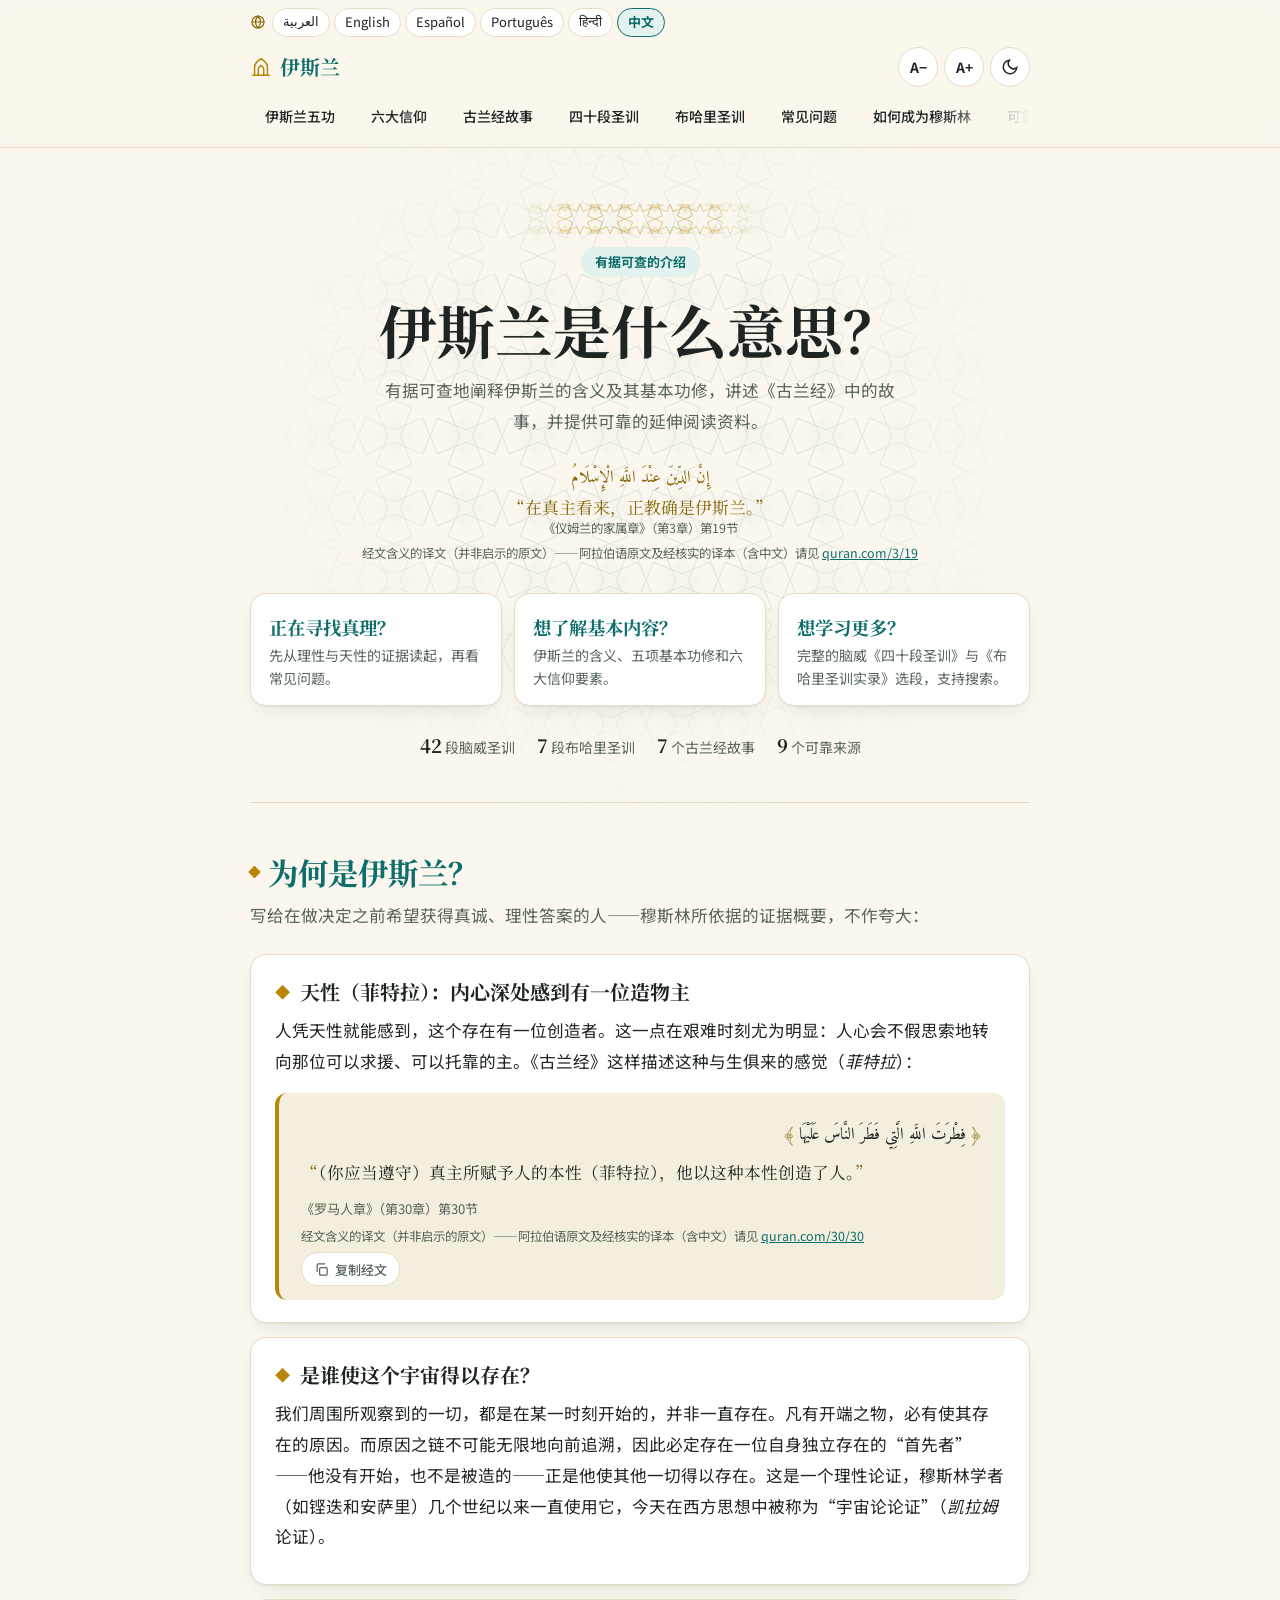
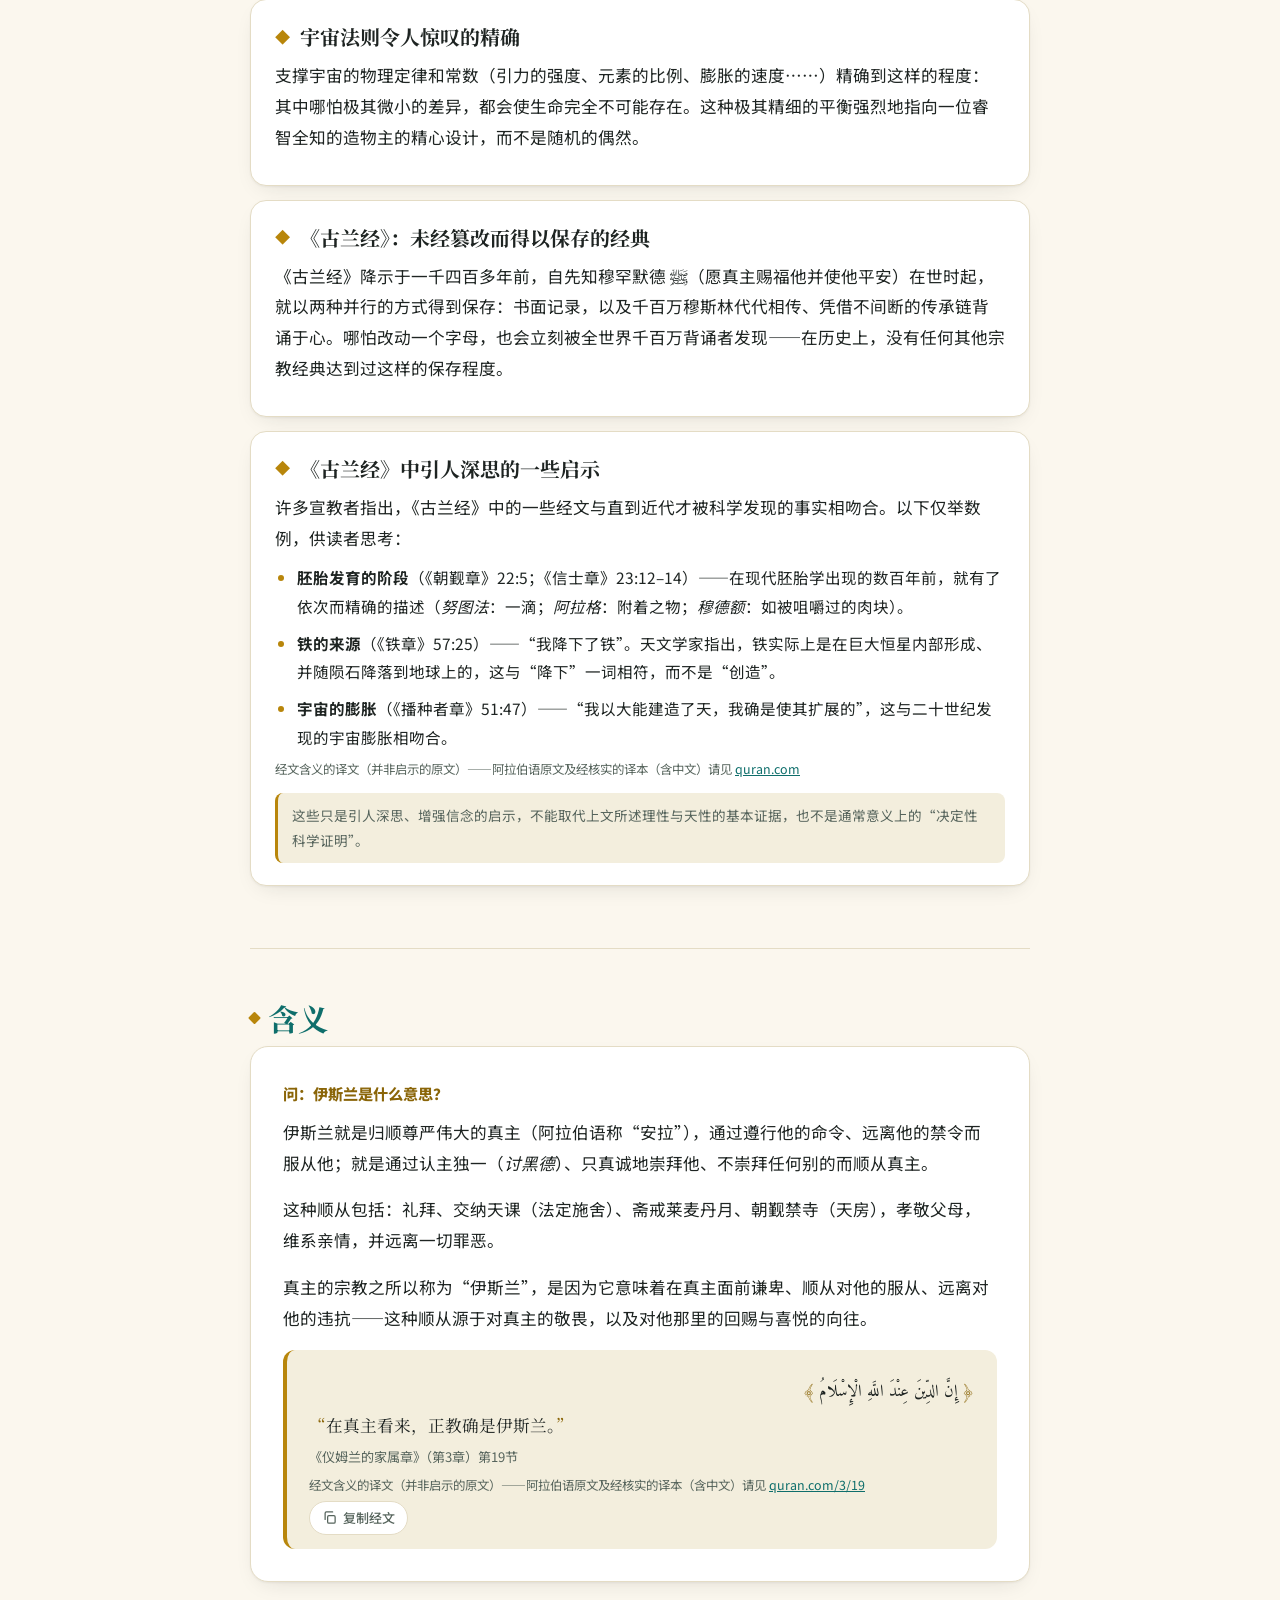
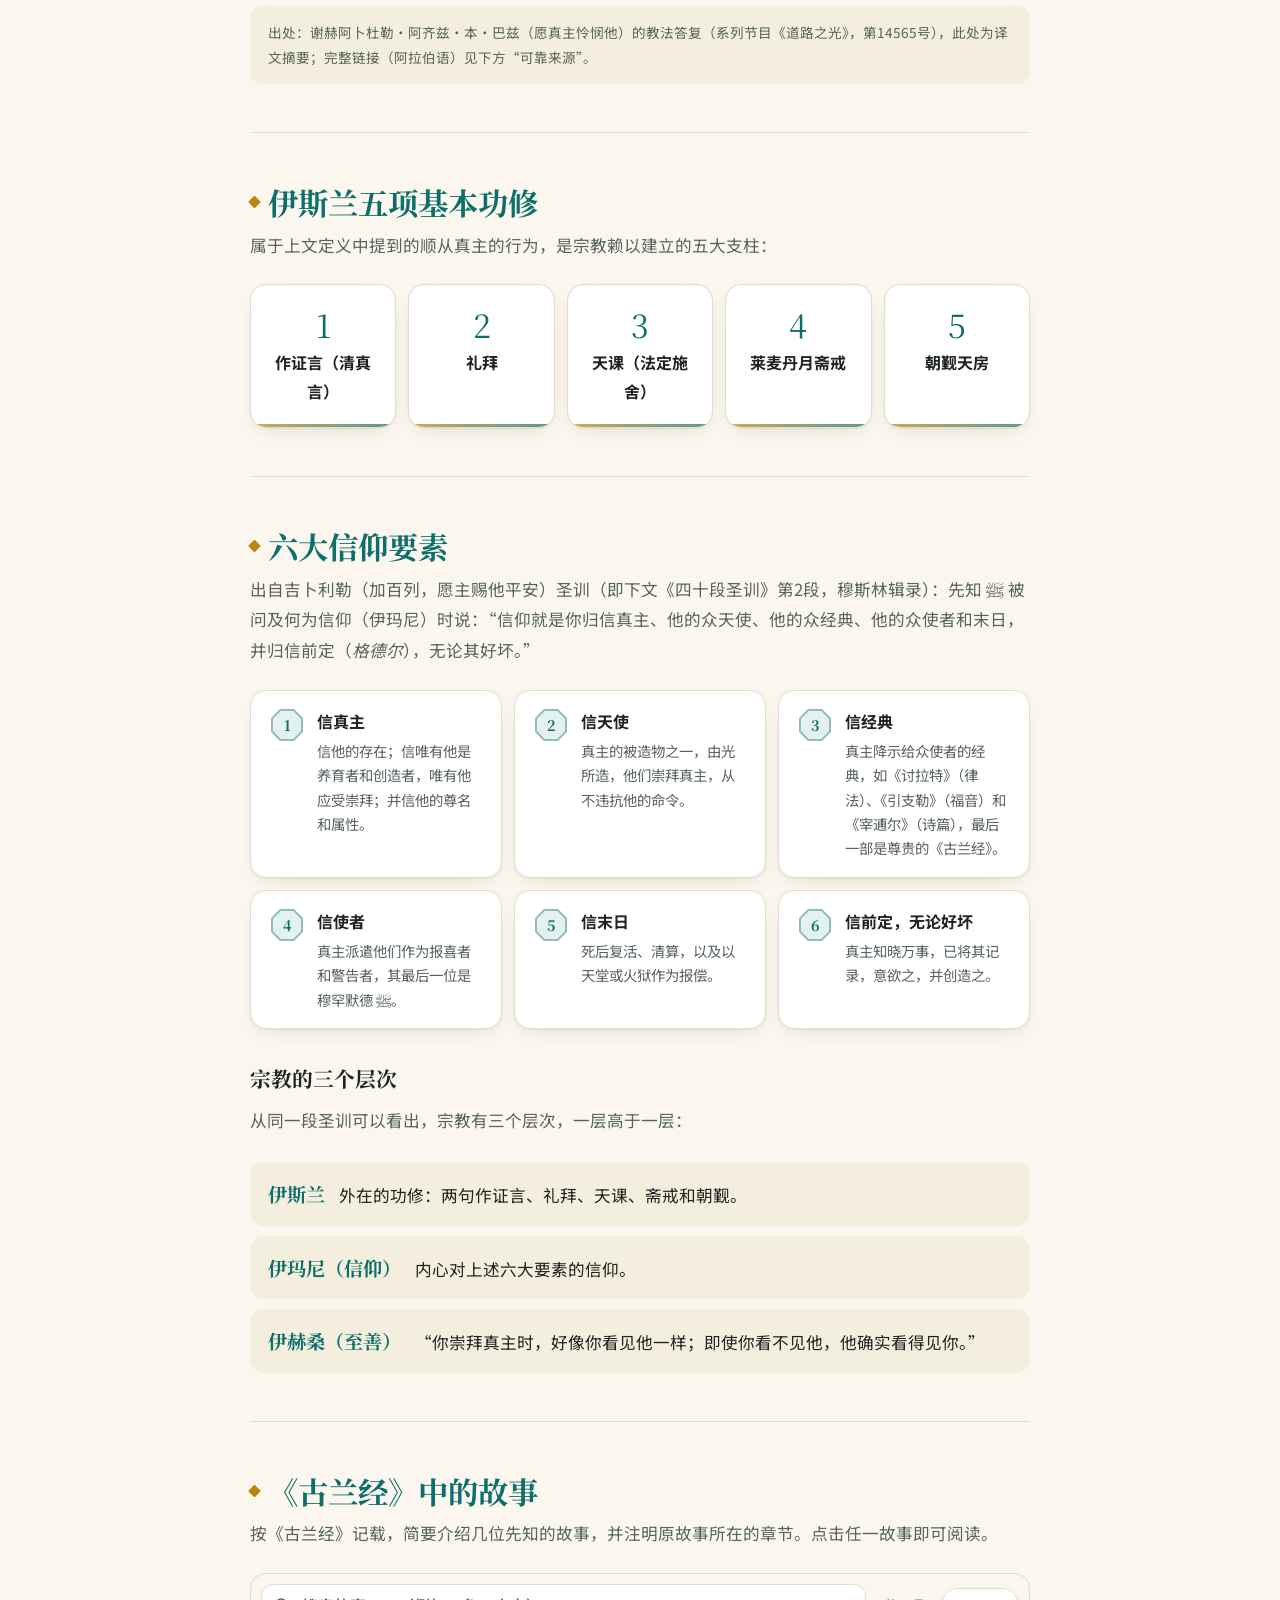
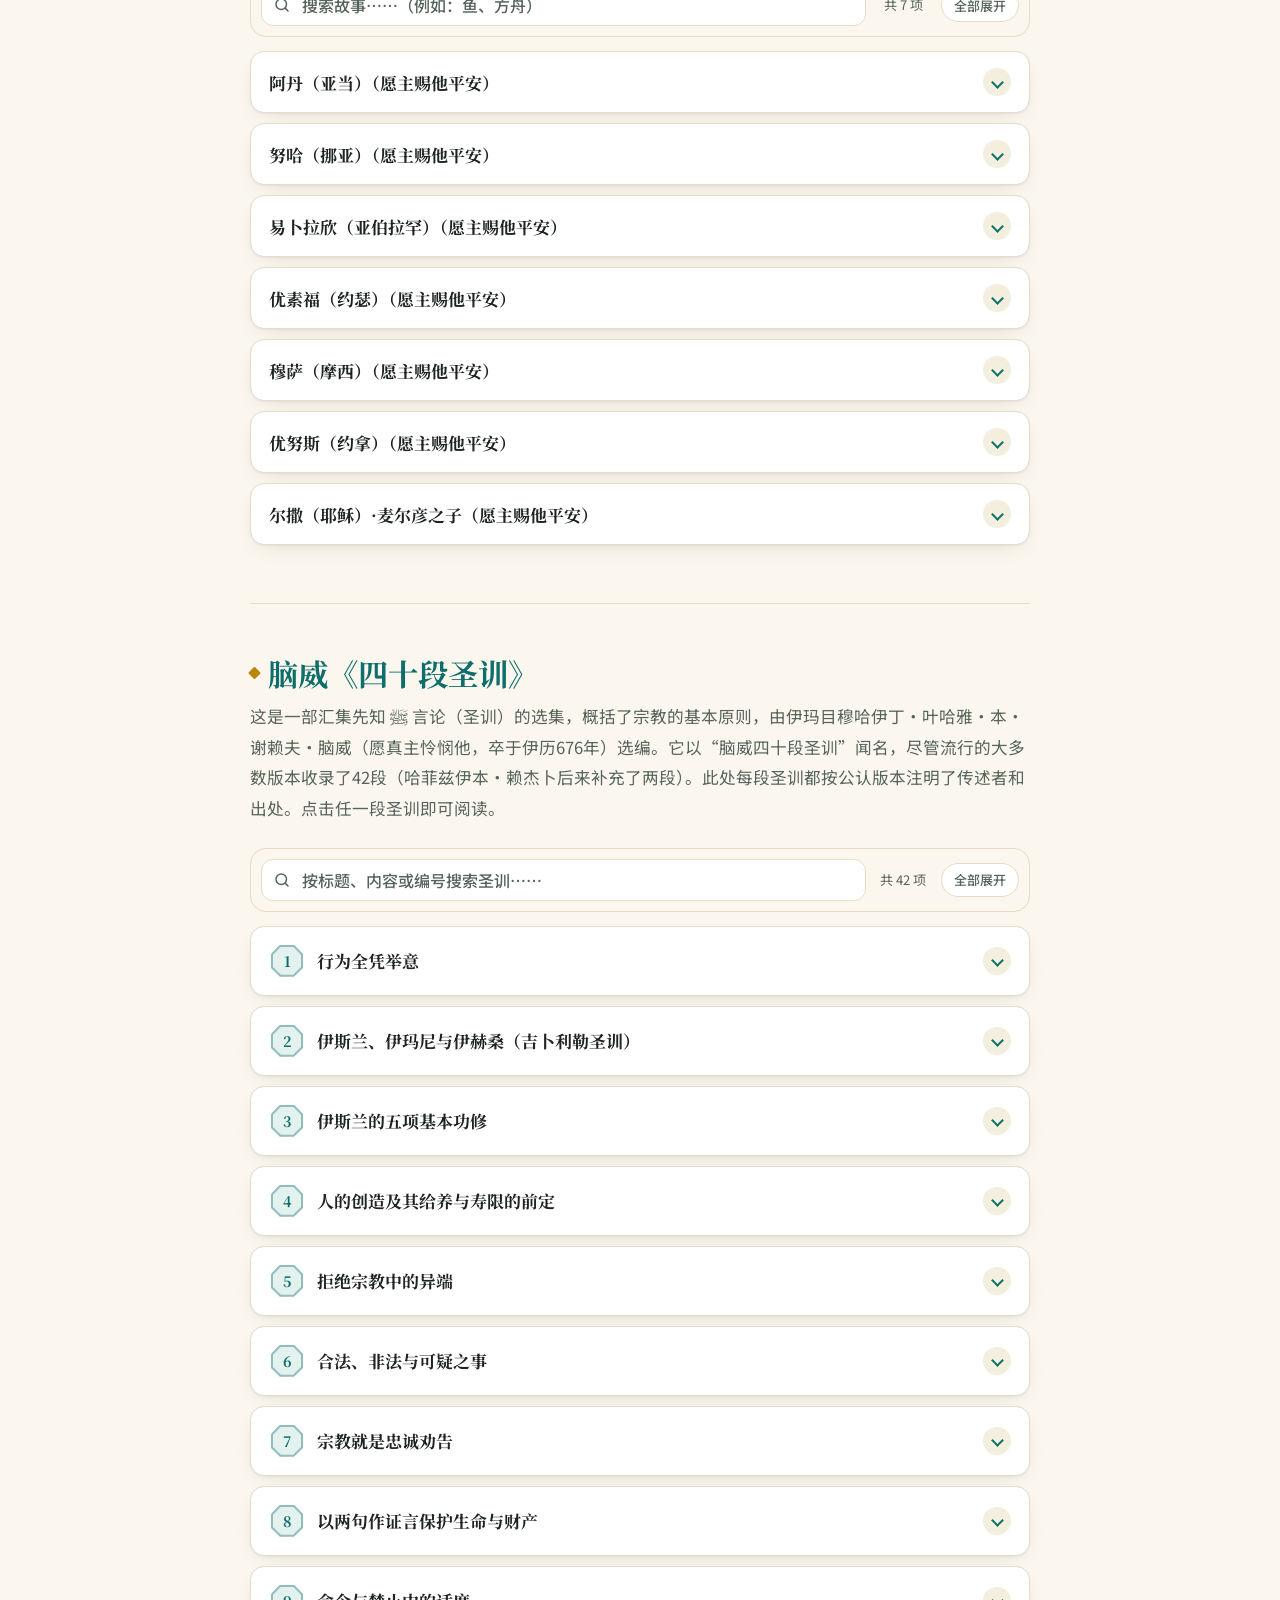
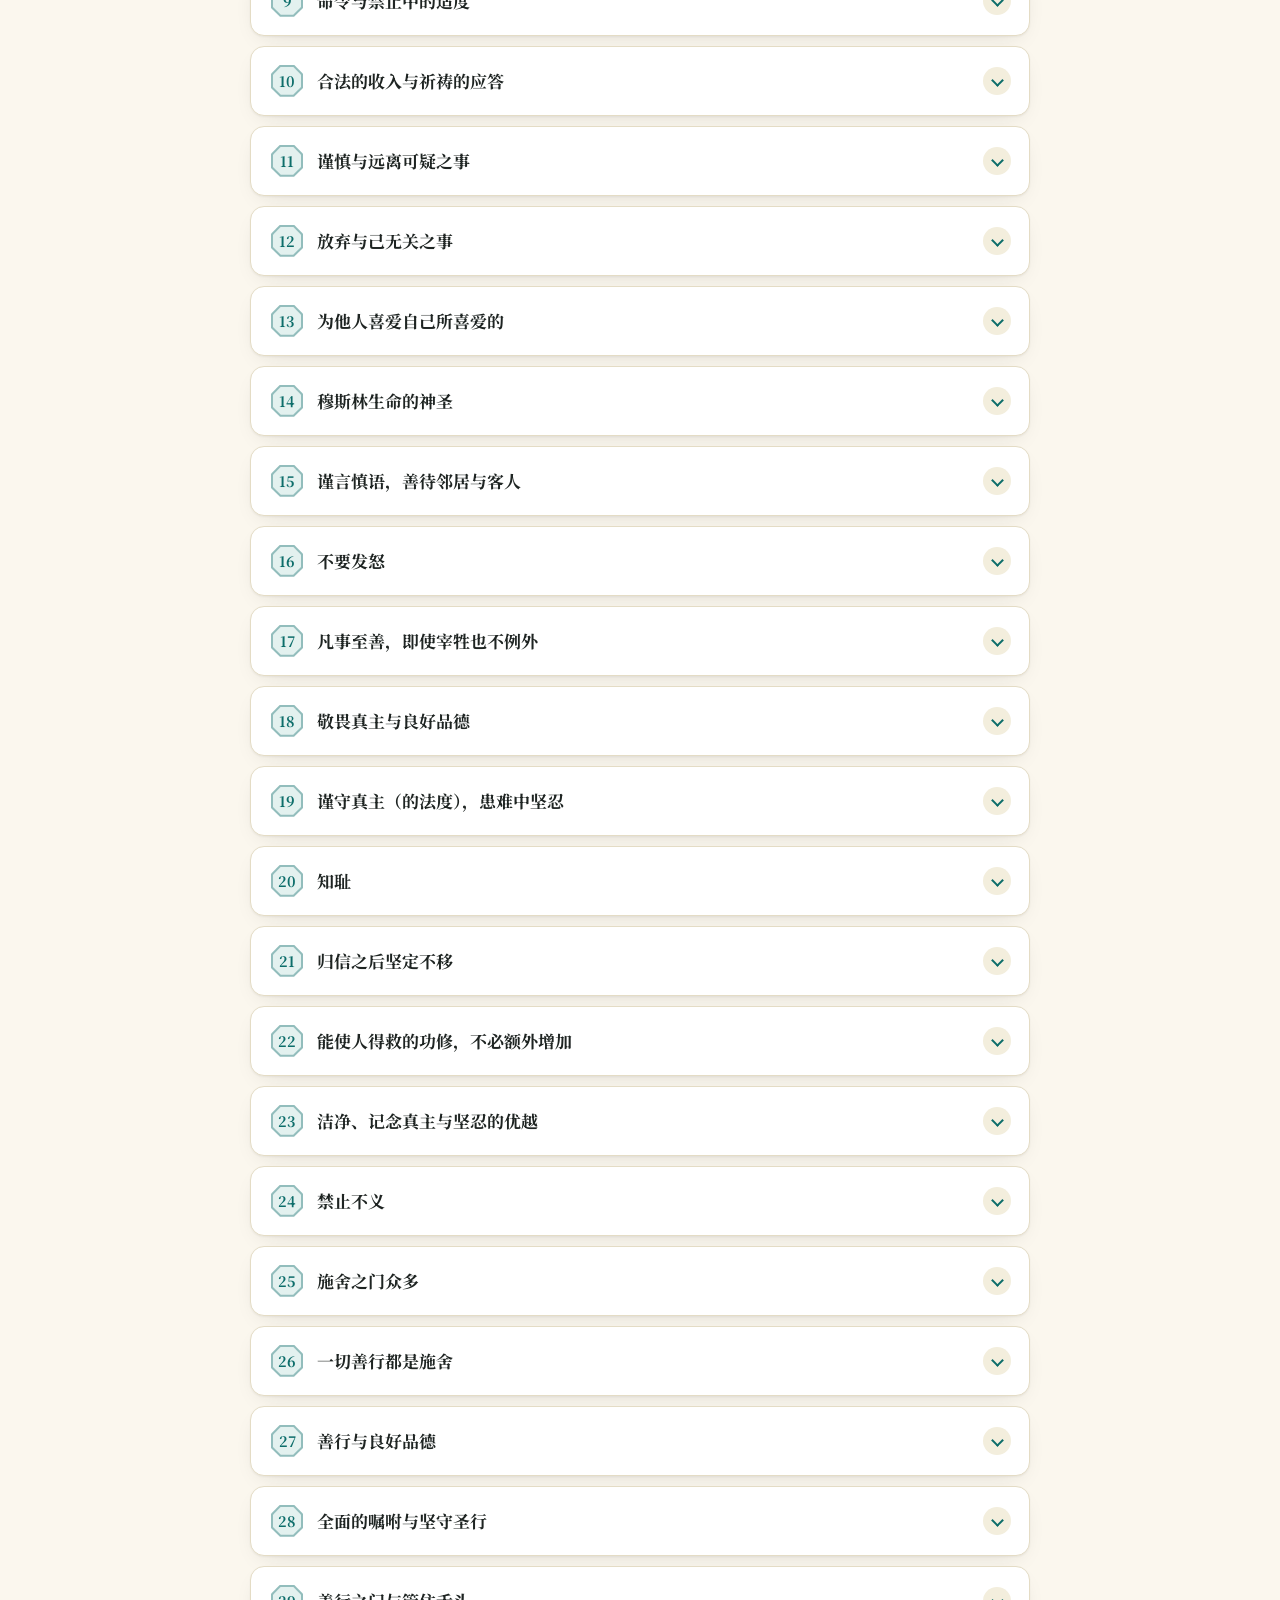
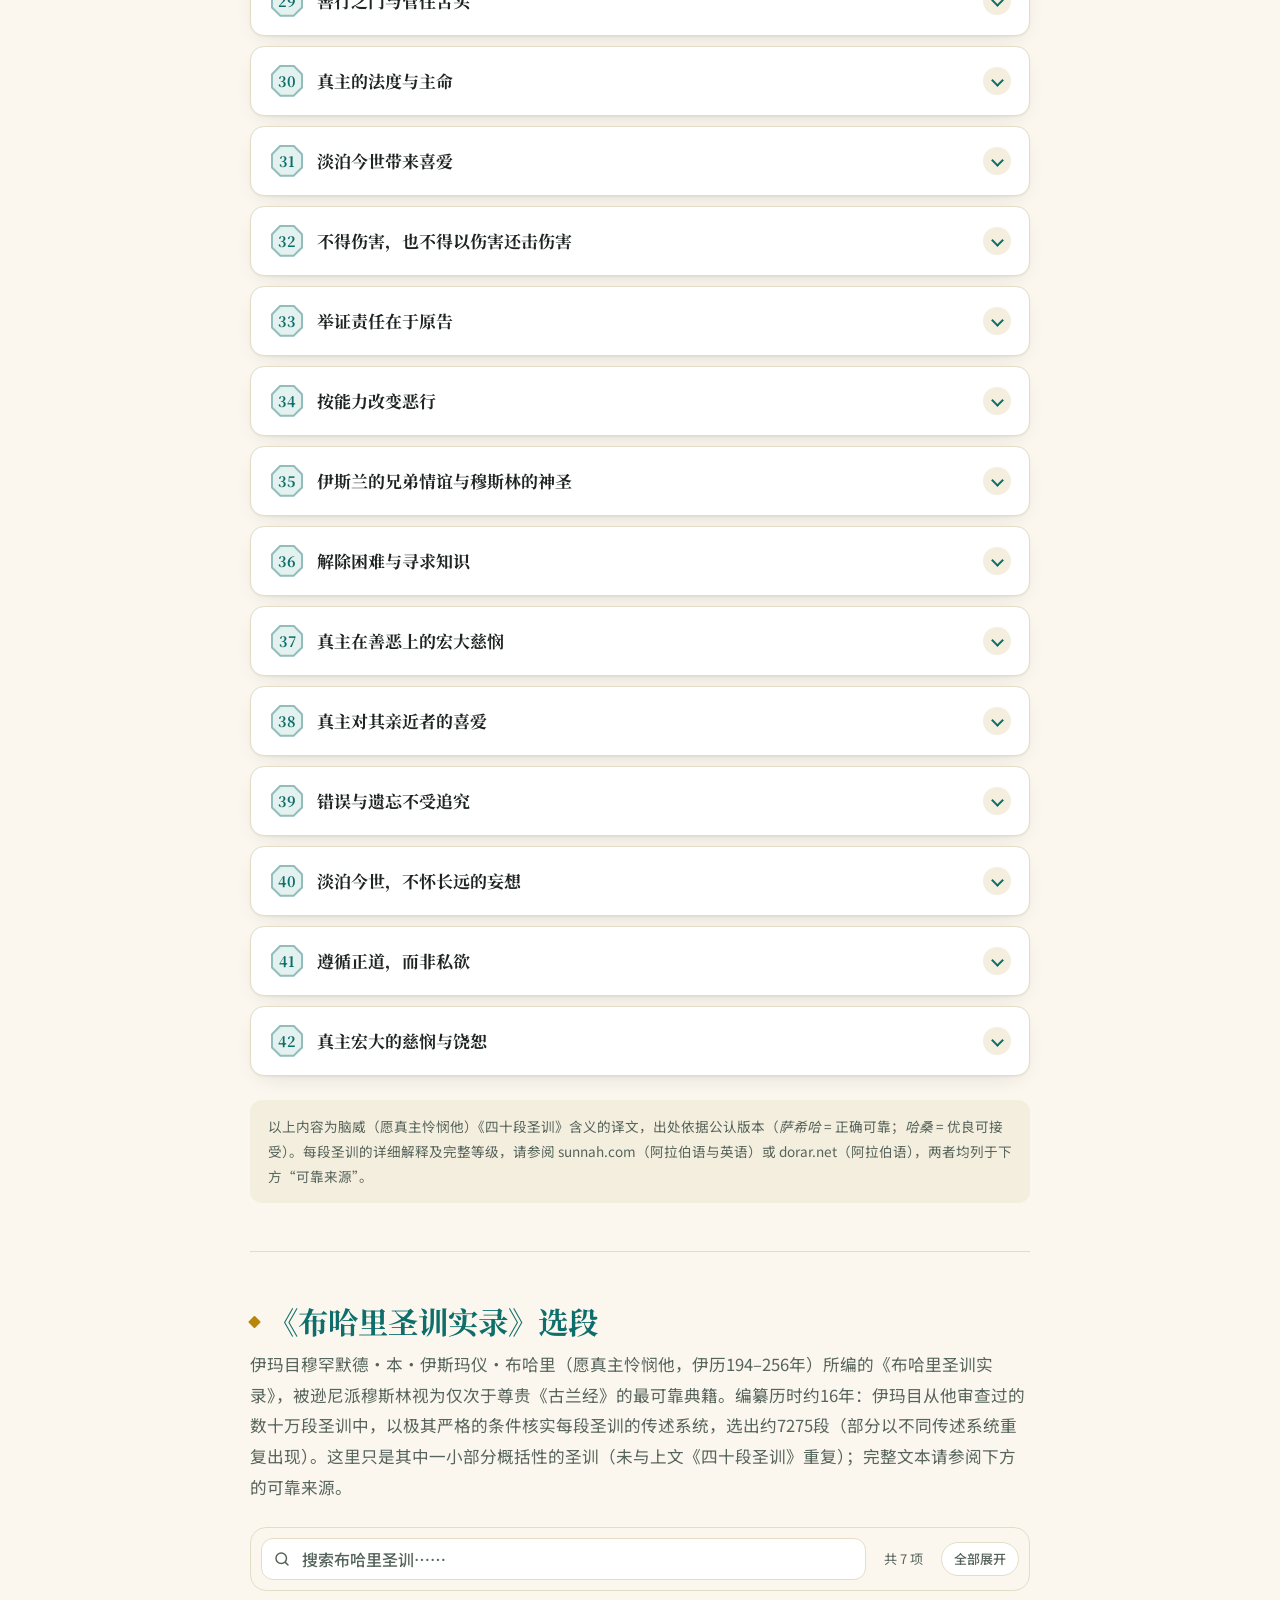
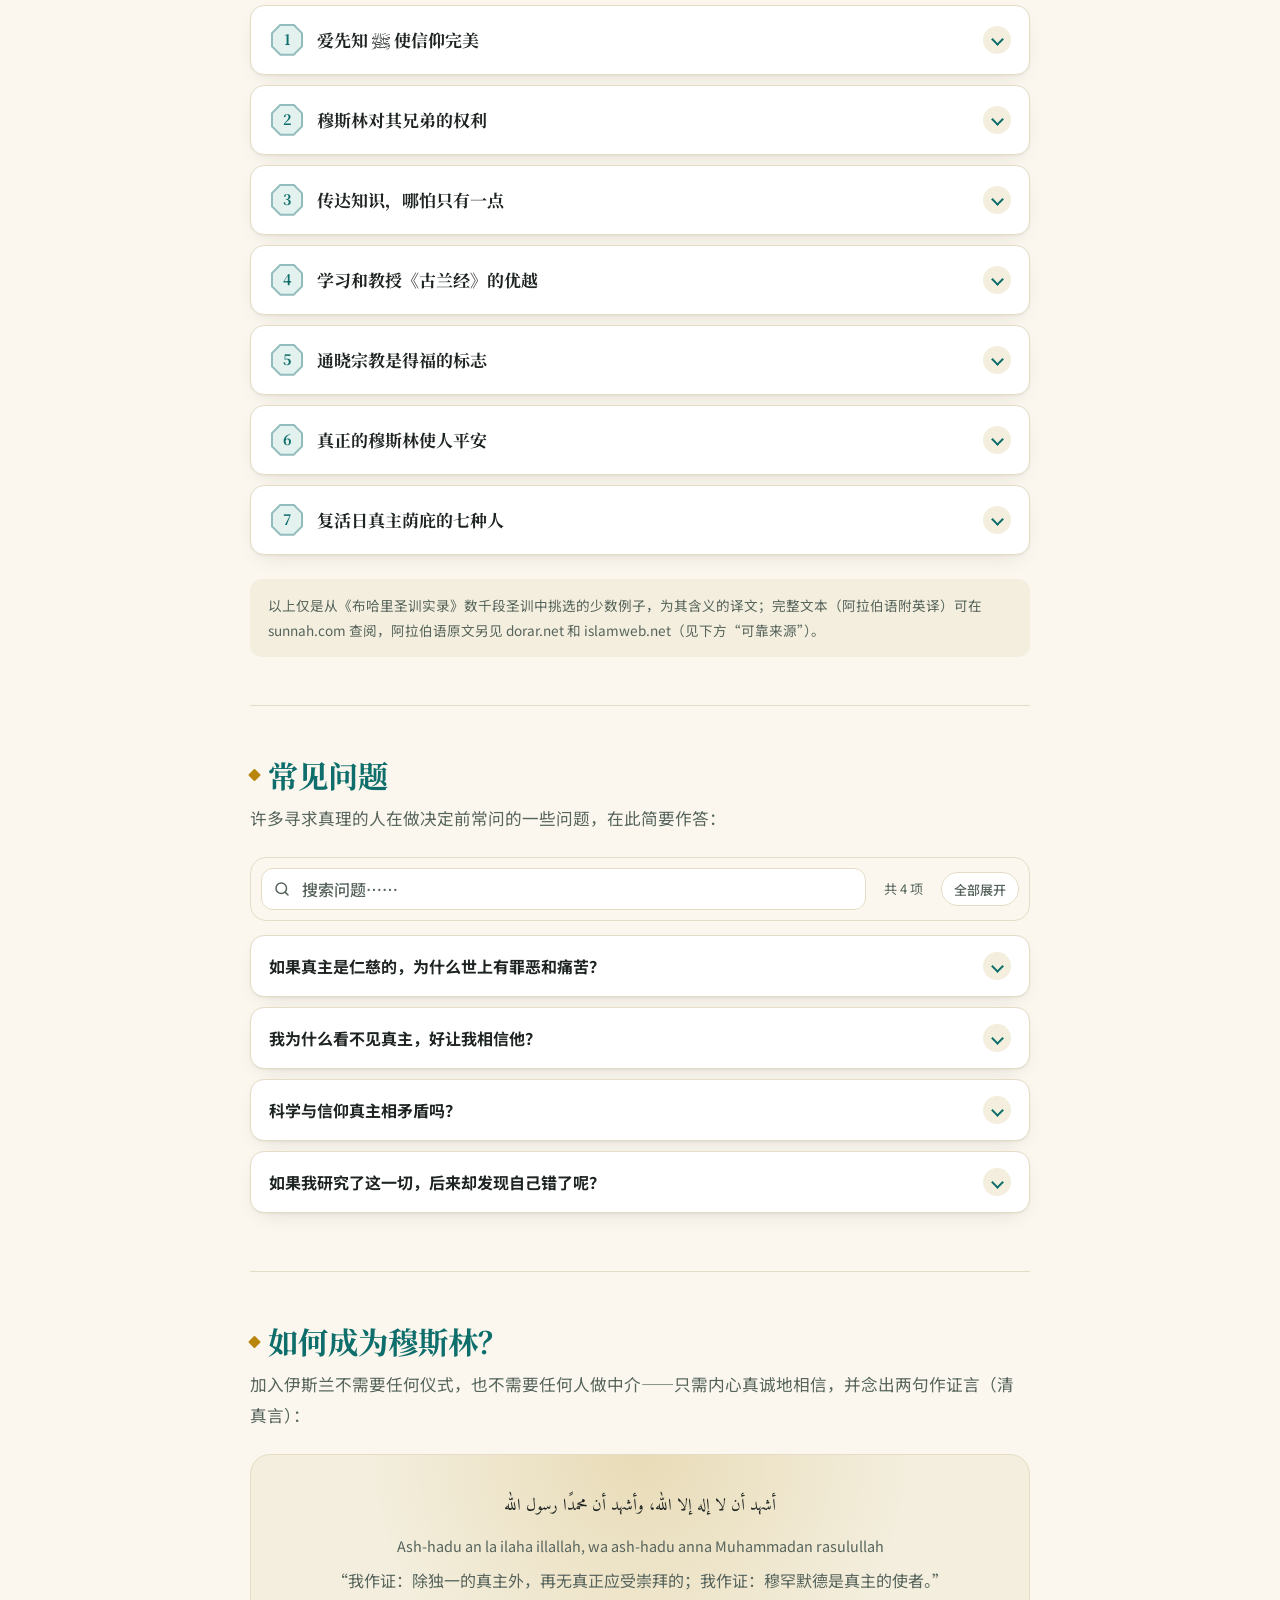
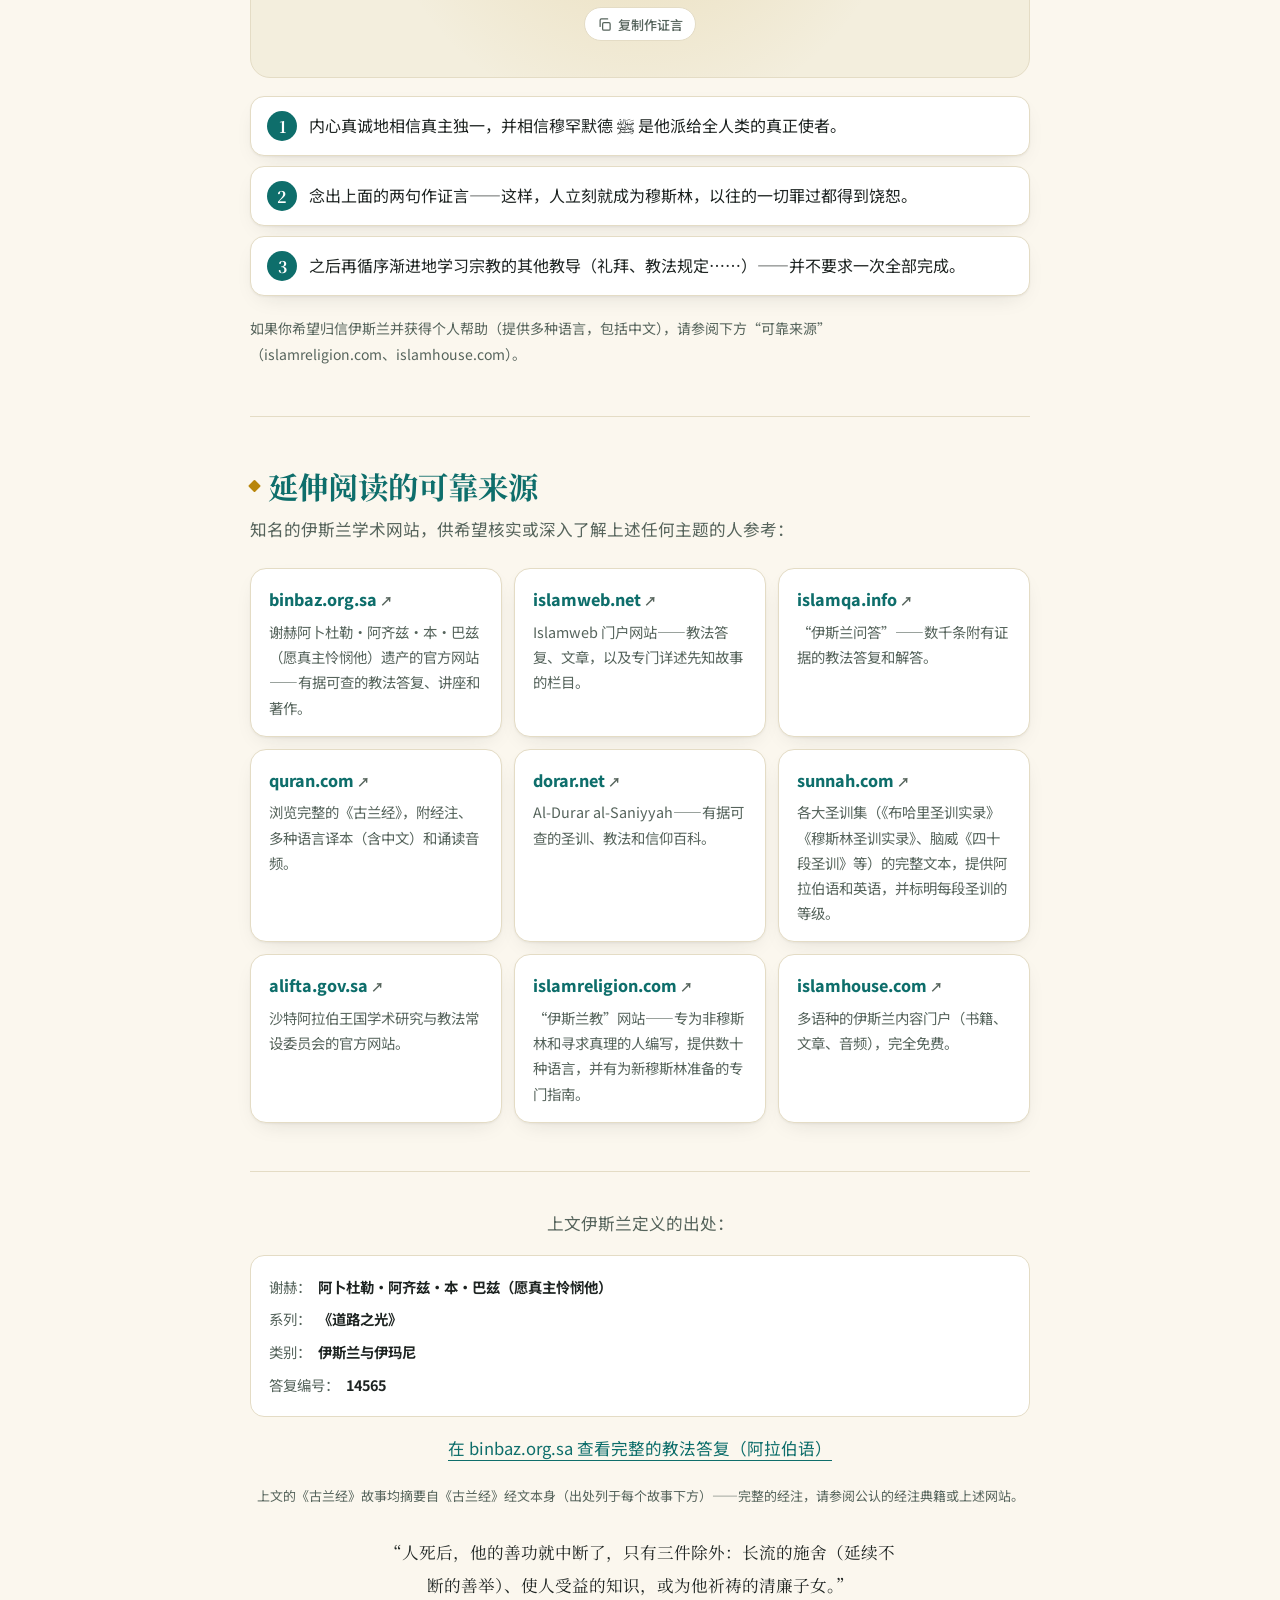
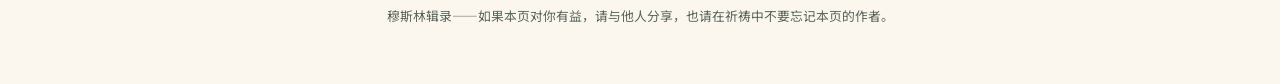
<file: zh.html>
<!DOCTYPE html>
<html lang="zh-Hans" dir="ltr" class="ltr">
<head>
<meta charset="UTF-8">
<meta name="viewport" content="width=device-width, initial-scale=1.0">
<title>伊斯兰是什么意思？</title>
<meta name="description" content="有据可查的伊斯兰入门：伊斯兰的含义与基本功修、《古兰经》中的先知故事、脑威《四十段圣训》、《布哈里圣训实录》选段及可靠资料来源。">
<link rel="canonical" href="https://rfgeery.github.io/islam-site/zh.html">
<meta property="og:type" content="website">
<meta property="og:title" content="伊斯兰是什么意思？">
<meta property="og:description" content="有据可查的伊斯兰入门：伊斯兰的含义与基本功修、《古兰经》中的先知故事、脑威《四十段圣训》、《布哈里圣训实录》选段及可靠资料来源。">
<meta property="og:url" content="https://rfgeery.github.io/islam-site/zh.html">
<meta property="og:locale" content="zh_CN">
<meta name="twitter:card" content="summary">
<link rel="alternate" hreflang="ar" href="https://rfgeery.github.io/islam-site/">
<link rel="alternate" hreflang="en" href="https://rfgeery.github.io/islam-site/en.html">
<link rel="alternate" hreflang="es" href="https://rfgeery.github.io/islam-site/es.html">
<link rel="alternate" hreflang="pt" href="https://rfgeery.github.io/islam-site/pt.html">
<link rel="alternate" hreflang="hi" href="https://rfgeery.github.io/islam-site/hi.html">
<link rel="alternate" hreflang="zh-Hans" href="https://rfgeery.github.io/islam-site/zh.html">
<link rel="alternate" hreflang="x-default" href="https://rfgeery.github.io/islam-site/">
<link rel="preconnect" href="https://fonts.googleapis.com">
<link rel="preconnect" href="https://fonts.gstatic.com" crossorigin>
<link rel="stylesheet" href="https://fonts.googleapis.com/css2?family=Amiri:wght@400;700&family=Amiri+Quran&family=Noto+Sans+SC:wght@400;500;700&family=Noto+Serif+SC:wght@400;700&family=Source+Sans+3:wght@400;700&display=swap">
<link rel="stylesheet" href="styles.css">
</head>
<body>

<div class="progress" aria-hidden="true"><span></span></div>
<a class="skip" href="#why">跳到正文</a>

<nav class="topnav" aria-label="页面章节">
  <div class="langbar" role="navigation" aria-label="选择语言">
    <svg viewBox="0 0 24 24" fill="none" stroke="currentColor" stroke-width="1.8" stroke-linecap="round" stroke-linejoin="round" aria-hidden="true"><circle cx="12" cy="12" r="9"/><path d="M3 12h18M12 3c2.5 2.7 3.8 5.7 3.8 9s-1.3 6.3-3.8 9c-2.5-2.7-3.8-5.7-3.8-9S9.5 5.7 12 3z"/></svg>
    <a href="./" lang="ar" hreflang="ar">العربية</a>
    <a href="en.html" lang="en" hreflang="en">English</a>
    <a href="es.html" lang="es" hreflang="es">Español</a>
    <a href="pt.html" lang="pt" hreflang="pt">Português</a>
    <a href="hi.html" lang="hi" hreflang="hi">हिन्दी</a>
    <a href="zh.html" lang="zh-Hans" hreflang="zh-Hans" aria-current="page">中文</a>
  </div>
  <div class="nav-row">
    <a class="brand" href="#home">
      <svg viewBox="0 0 24 24" fill="none" stroke="currentColor" stroke-width="1.6" stroke-linejoin="round" stroke-linecap="round" aria-hidden="true"><path d="M3 21h18"/><path d="M5 21v-9c0-3.6 3-6.6 7-9 4 2.4 7 5.4 7 9v9"/><path d="M9 21v-6.5c0-1.7 1.2-3.1 3-4.3 1.8 1.2 3 2.6 3 4.3V21"/></svg>
      伊斯兰
    </a>
    <div class="tools">
      <button class="tool" type="button" id="fontDown" aria-label="缩小字号">A−</button>
      <button class="tool" type="button" id="fontUp" aria-label="放大字号">A+</button>
      <button class="tool" type="button" id="themeBtn" aria-label="切换到深色模式">
        <svg class="sun" viewBox="0 0 24 24" fill="none" stroke="currentColor" stroke-width="2" stroke-linecap="round" aria-hidden="true"><path d="M21 12.8A9 9 0 1 1 11.2 3a7 7 0 0 0 9.8 9.8z"/></svg>
        <svg class="moon" viewBox="0 0 24 24" fill="none" stroke="currentColor" stroke-width="2" stroke-linecap="round" aria-hidden="true"><circle cx="12" cy="12" r="4"/><path d="M12 2v2M12 20v2M4.9 4.9l1.4 1.4M17.7 17.7l1.4 1.4M2 12h2M20 12h2M4.9 19.1l1.4-1.4M17.7 6.3l1.4-1.4"/></svg>
      </button>
    </div>
  </div>
  <div class="chips" id="chips">
    <a href="#why">为何是伊斯兰</a>
    <a href="#meaning">含义</a>
    <a href="#pillars">伊斯兰五功</a>
    <a href="#iman">六大信仰</a>
    <a href="#stories">古兰经故事</a>
    <a href="#hadith">四十段圣训</a>
    <a href="#bukhari">布哈里圣训</a>
    <a href="#faq">常见问题</a>
    <a href="#shahada">如何成为穆斯林</a>
    <a href="#sources">可靠来源</a>
  </div>
</nav>

<main class="wrap">
  <header class="hero" id="home">
    <span class="hero-band" aria-hidden="true"></span>
    <div class="eyebrow">有据可查的介绍</div>
    <h1 class="title">伊斯兰是什么意思？</h1>
    <p class="subtitle">有据可查地阐释伊斯兰的含义及其基本功修，讲述《古兰经》中的故事，并提供可靠的延伸阅读资料。</p>
    <p class="hero-verse"><span class="ar" lang="ar" dir="rtl">إِنَّ الدِّينَ عِنْدَ اللَّهِ الْإِسْلَامُ</span><span class="tr">“在真主看来，正教确是伊斯兰。”</span><small>《仪姆兰的家属章》（第3章）第19节</small></p>
    <span class="tr-note">经文含义的译文（并非启示的原文）——阿拉伯语原文及经核实的译本（含中文）请见 <a href="https://quran.com/3/19" target="_blank" rel="noopener">quran.com/3/19</a></span>

    <div class="paths">
      <a class="path" href="#why"><b>正在寻找真理？</b><span>先从理性与天性的证据读起，再看常见问题。</span></a>
      <a class="path" href="#meaning"><b>想了解基本内容？</b><span>伊斯兰的含义、五项基本功修和六大信仰要素。</span></a>
      <a class="path" href="#hadith"><b>想学习更多？</b><span>完整的脑威《四十段圣训》与《布哈里圣训实录》选段，支持搜索。</span></a>
    </div>
    <div class="stats" aria-label="页面内容">
      <span><strong>42</strong> 段脑威圣训</span>
      <span><strong>7</strong> 段布哈里圣训</span>
      <span><strong>7</strong> 个古兰经故事</span>
      <span><strong>9</strong> 个可靠来源</span>
    </div>
  </header>

  <section id="why">
    <h2 class="section-title">为何是伊斯兰？</h2>
    <p class="section-sub">写给在做决定之前希望获得真诚、理性答案的人——穆斯林所依据的证据概要，不作夸大：</p>

    <div class="reason">
      <h3><span class="ico">◆</span> 天性（菲特拉）：内心深处感到有一位造物主</h3>
      <p>人凭天性就能感到，这个存在有一位创造者。这一点在艰难时刻尤为明显：人心会不假思索地转向那位可以求援、可以托靠的主。《古兰经》这样描述这种与生俱来的感觉（<em>菲特拉</em>）：</p>
      <div class="verse-box">
        <p class="quote-ar" lang="ar" dir="rtl">فِطْرَتَ اللَّهِ الَّتِي فَطَرَ النَّاسَ عَلَيْهَا</p>
        <p class="quote-tr">（你应当遵守）真主所赋予人的本性（菲特拉），他以这种本性创造了人。</p>
        <div class="verse-ref">《罗马人章》（第30章）第30节</div>
        <span class="tr-note">经文含义的译文（并非启示的原文）——阿拉伯语原文及经核实的译本（含中文）请见 <a href="https://quran.com/30/30" target="_blank" rel="noopener">quran.com/30/30</a></span>
      </div>
    </div>

    <div class="reason">
      <h3><span class="ico">◆</span> 是谁使这个宇宙得以存在？</h3>
      <p>我们周围所观察到的一切，都是在某一时刻开始的，并非一直存在。凡有开端之物，必有使其存在的原因。而原因之链不可能无限地向前追溯，因此必定存在一位自身独立存在的“首先者”——他没有开始，也不是被造的——正是他使其他一切得以存在。这是一个理性论证，穆斯林学者（如铿迭和安萨里）几个世纪以来一直使用它，今天在西方思想中被称为“宇宙论论证”（<em>凯拉姆</em>论证）。</p>
    </div>

    <div class="reason">
      <h3><span class="ico">◆</span> 宇宙法则令人惊叹的精确</h3>
      <p>支撑宇宙的物理定律和常数（引力的强度、元素的比例、膨胀的速度……）精确到这样的程度：其中哪怕极其微小的差异，都会使生命完全不可能存在。这种极其精细的平衡强烈地指向一位睿智全知的造物主的精心设计，而不是随机的偶然。</p>
    </div>

    <div class="reason">
      <h3><span class="ico">◆</span> 《古兰经》：未经篡改而得以保存的经典</h3>
      <p>《古兰经》降示于一千四百多年前，自先知穆罕默德 ﷺ（愿真主赐福他并使他平安）在世时起，就以两种并行的方式得到保存：书面记录，以及千百万穆斯林代代相传、凭借不间断的传承链背诵于心。哪怕改动一个字母，也会立刻被全世界千百万背诵者发现——在历史上，没有任何其他宗教经典达到过这样的保存程度。</p>
    </div>

    <div class="reason">
      <h3><span class="ico">◆</span> 《古兰经》中引人深思的一些启示</h3>
      <p>许多宣教者指出，《古兰经》中的一些经文与直到近代才被科学发现的事实相吻合。以下仅举数例，供读者思考：</p>
      <ul class="mini-list">
        <li><strong>胚胎发育的阶段</strong>（《朝觐章》22:5；《信士章》23:12–14）——在现代胚胎学出现的数百年前，就有了依次而精确的描述（<em>努图法</em>：一滴；<em>阿拉格</em>：附着之物；<em>穆德额</em>：如被咀嚼过的肉块）。</li>
        <li><strong>铁的来源</strong>（《铁章》57:25）——“我降下了铁”。天文学家指出，铁实际上是在巨大恒星内部形成、并随陨石降落到地球上的，这与“降下”一词相符，而不是“创造”。</li>
        <li><strong>宇宙的膨胀</strong>（《播种者章》51:47）——“我以大能建造了天，我确是使其扩展的”，这与二十世纪发现的宇宙膨胀相吻合。</li>
      </ul>
      <span class="tr-note">经文含义的译文（并非启示的原文）——阿拉伯语原文及经核实的译本（含中文）请见 <a href="https://quran.com" target="_blank" rel="noopener">quran.com</a></span>
      <div class="caution">这些只是引人深思、增强信念的启示，不能取代上文所述理性与天性的基本证据，也不是通常意义上的“决定性科学证明”。</div>
    </div>

  </section>

  <section id="meaning">
    <h2 class="section-title">含义</h2>
    <div class="qa-card">
      <div class="question">伊斯兰是什么意思？</div>
      <p>伊斯兰就是归顺尊严伟大的真主（阿拉伯语称“安拉”），通过遵行他的命令、远离他的禁令而服从他；就是通过认主独一（<em>讨黑德</em>）、只真诚地崇拜他、不崇拜任何别的而顺从真主。</p>
      <p>这种顺从包括：礼拜、交纳天课（法定施舍）、斋戒莱麦丹月、朝觐禁寺（天房），孝敬父母，维系亲情，并远离一切罪恶。</p>
      <p>真主的宗教之所以称为“伊斯兰”，是因为它意味着在真主面前谦卑、顺从对他的服从、远离对他的违抗——这种顺从源于对真主的敬畏，以及对他那里的回赐与喜悦的向往。</p>
      <div class="verse-box">
        <p class="quote-ar" lang="ar" dir="rtl">إِنَّ الدِّينَ عِنْدَ اللَّهِ الْإِسْلَامُ</p>
        <p class="quote-tr">在真主看来，正教确是伊斯兰。</p>
        <div class="verse-ref">《仪姆兰的家属章》（第3章）第19节</div>
        <span class="tr-note">经文含义的译文（并非启示的原文）——阿拉伯语原文及经核实的译本（含中文）请见 <a href="https://quran.com/3/19" target="_blank" rel="noopener">quran.com/3/19</a></span>
      </div>
    </div>
    <div class="disclaimer">出处：谢赫阿卜杜勒·阿齐兹·本·巴兹（愿真主怜悯他）的教法答复（系列节目《道路之光》，第14565号），此处为译文摘要；完整链接（阿拉伯语）见下方“可靠来源”。</div>
  </section>

  <section id="pillars">
    <h2 class="section-title">伊斯兰五项基本功修</h2>
    <p class="section-sub">属于上文定义中提到的顺从真主的行为，是宗教赖以建立的五大支柱：</p>
    <div class="pillars">
      <div class="pillar"><span class="num">1</span><span class="name">作证言（清真言）</span></div>
      <div class="pillar"><span class="num">2</span><span class="name">礼拜</span></div>
      <div class="pillar"><span class="num">3</span><span class="name">天课（法定施舍）</span></div>
      <div class="pillar"><span class="num">4</span><span class="name">莱麦丹月斋戒</span></div>
      <div class="pillar"><span class="num">5</span><span class="name">朝觐天房</span></div>
    </div>
  </section>

  <section id="iman">
    <h2 class="section-title">六大信仰要素</h2>
    <p class="section-sub">出自吉卜利勒（加百列，愿主赐他平安）圣训（即下文《四十段圣训》第2段，穆斯林辑录）：先知 ﷺ 被问及何为信仰（伊玛尼）时说：“信仰就是你归信真主、他的众天使、他的众经典、他的众使者和末日，并归信前定（<em>格德尔</em>），无论其好坏。”</p>
    <div class="iman-grid">
      <div class="iman-item"><span class="hnum">1</span><div><b>信真主</b><span class="d">信他的存在；信唯有他是养育者和创造者，唯有他应受崇拜；并信他的尊名和属性。</span></div></div>
      <div class="iman-item"><span class="hnum">2</span><div><b>信天使</b><span class="d">真主的被造物之一，由光所造，他们崇拜真主，从不违抗他的命令。</span></div></div>
      <div class="iman-item"><span class="hnum">3</span><div><b>信经典</b><span class="d">真主降示给众使者的经典，如《讨拉特》（律法）、《引支勒》（福音）和《宰逋尔》（诗篇），最后一部是尊贵的《古兰经》。</span></div></div>
      <div class="iman-item"><span class="hnum">4</span><div><b>信使者</b><span class="d">真主派遣他们作为报喜者和警告者，其最后一位是穆罕默德 ﷺ。</span></div></div>
      <div class="iman-item"><span class="hnum">5</span><div><b>信末日</b><span class="d">死后复活、清算，以及以天堂或火狱作为报偿。</span></div></div>
      <div class="iman-item"><span class="hnum">6</span><div><b>信前定，无论好坏</b><span class="d">真主知晓万事，已将其记录，意欲之，并创造之。</span></div></div>
    </div>

    <h3 class="sub-h">宗教的三个层次</h3>
    <p class="section-sub" style="margin-bottom:12px">从同一段圣训可以看出，宗教有三个层次，一层高于一层：</p>
    <div class="levels">
      <div class="level"><span class="lv">伊斯兰</span><p>外在的功修：两句作证言、礼拜、天课、斋戒和朝觐。</p></div>
      <div class="level"><span class="lv">伊玛尼（信仰）</span><p>内心对上述六大要素的信仰。</p></div>
      <div class="level"><span class="lv">伊赫桑（至善）</span><p>“你崇拜真主时，好像你看见他一样；即使你看不见他，他确实看得见你。”</p></div>
    </div>
  </section>

  <section id="stories">
    <h2 class="section-title">《古兰经》中的故事</h2>
    <p class="section-sub">按《古兰经》记载，简要介绍几位先知的故事，并注明原故事所在的章节。点击任一故事即可阅读。</p>

    <details class="story">
      <summary><span class="name">阿丹（亚当）（愿主赐他平安）</span><span class="chev">▸</span></summary>
      <div class="story-body">
        <p>真主用泥土创造了阿丹，将他所造的灵魂吹入他体内，并教给他万物的名称。然后真主命令众天使向他叩头，众天使都叩了头，唯有易卜劣厮（恶魔）傲慢拒绝，于是真主把他逐出了自己的慈恩。真主让阿丹和他的妻子哈娃（夏娃）住在乐园里，禁止他们吃某一棵树的果实。恶魔不断地唆使他们，直到他们吃了那棵树的果实；随后他们懊悔，向真主忏悔，真主接受了他们的忏悔，让他们降到大地上，成为大地上最早的代治者。</p>
        <span class="story-ref">古兰经：《黄牛章》2:30–39 · 《高处章》7:11–25 · 《塔哈章》20:115–123</span>
        <span class="tr-note">文中引用的《古兰经》经文均为其含义的译文——阿拉伯语原文及经核实的译本请见 <a href="https://quran.com" target="_blank" rel="noopener">quran.com</a></span>
      </div>
    </details>

    <details class="story">
      <summary><span class="name">努哈（挪亚）（愿主赐他平安）</span><span class="chev">▸</span></summary>
      <div class="story-body">
        <p>真主派他到他的族人那里，号召他们只崇拜真主、放弃偶像崇拜。他在他们中间住了九百五十年（一千年差五十年），日夜号召他们，但只有少数人归信。真主命他建造一艘方舟，他把与他一同归信的人以及每种生物各一对载入舟中。随后真主降下洪水，淹没了不信者，努哈和同舟的人凭真主的慈悯得救。</p>
        <span class="story-ref">古兰经：《呼德章》11:25–49 · 《努哈章》（第71章）全章 · 《蜘蛛章》29:14</span>
        <span class="tr-note">文中引用的《古兰经》经文均为其含义的译文——阿拉伯语原文及经核实的译本请见 <a href="https://quran.com" target="_blank" rel="noopener">quran.com</a></span>
      </div>
    </details>

    <details class="story">
      <summary><span class="name">易卜拉欣（亚伯拉罕）（愿主赐他平安）</span><span class="chev">▸</span></summary>
      <div class="story-body">
        <p>易卜拉欣成长于一个崇拜偶像和星辰的民族中。他以论证和证据号召他们认主独一，并砸毁了他们的偶像。他的族人企图用火烧死他以示惩罚，真主却使他毫发无伤地从火中得救。真主命令他与儿子易司马仪（以实玛利）（愿主赐他们平安）一同修建天房（克尔白）。他曾受到考验：真主命他宰献自己的儿子；当他顺从主的命令时，真主以一只重大的牺牲赎替了他的儿子。</p>
        <span class="story-ref">古兰经：《众先知章》21:51–70 · 《列班者章》37:83–113 · 《黄牛章》2:124–129</span>
        <span class="tr-note">文中引用的《古兰经》经文均为其含义的译文——阿拉伯语原文及经核实的译本请见 <a href="https://quran.com" target="_blank" rel="noopener">quran.com</a></span>
      </div>
    </details>

    <details class="story">
      <summary><span class="name">优素福（约瑟）（愿主赐他平安）</span><span class="chev">▸</span></summary>
      <div class="story-body">
        <p>优素福做了一个梦，他的哥哥们因此嫉妒他，把他扔进一口井里便离开了。一些过路的旅人把他救了上来，他被当作奴隶卖到了埃及。在那里，他主人的妻子企图引诱他，他拒绝了，真主保护了他。他被冤枉入狱多年；后来他为国王解梦，得以出狱，国王因他的诚信和善于管理，委任他掌管埃及的仓廪。最终，在多年的离别和忧伤之后，真主使他与父亲和兄弟们团聚。</p>
        <span class="story-ref">古兰经：《优素福章》（第12章）全章</span>
        <span class="tr-note">文中引用的《古兰经》经文均为其含义的译文——阿拉伯语原文及经核实的译本请见 <a href="https://quran.com" target="_blank" rel="noopener">quran.com</a></span>
      </div>
    </details>

    <details class="story">
      <summary><span class="name">穆萨（摩西）（愿主赐他平安）</span><span class="chev">▸</span></summary>
      <div class="story-body">
        <p>穆萨出生的时候，法老正下令杀死以色列后裔的男婴。真主启示他的母亲把他放进一个箱子，投入河中，法老的家人把他捞了起来，于是他在法老的宫中长大。真主派他作为使者去见法老，号召法老认主独一，并让以色列后裔随他离去。真主借他的手显示了许多迹象，又分开大海，拯救以色列后裔渡过；当法老和他的军队追入海中时，真主淹没了他们。</p>
        <span class="story-ref">古兰经：《故事章》28:1–43 · 《高处章》7:103–156 · 《众诗人章》26:10–68</span>
        <span class="tr-note">文中引用的《古兰经》经文均为其含义的译文——阿拉伯语原文及经核实的译本请见 <a href="https://quran.com" target="_blank" rel="noopener">quran.com</a></span>
      </div>
    </details>

    <details class="story">
      <summary><span class="name">优努斯（约拿）（愿主赐他平安）</span><span class="chev">▸</span></summary>
      <div class="story-body">
        <p>优努斯长期号召他的族人之后，对他们感到气愤，在真主允许之前就离开了他们。他乘船出海，被大鱼（鲸鱼）吞下，身处鱼腹中重重黑暗之内。他向真主忏悔祈祷，承认自己的过错，赞颂真主超绝，并承认真主独一。真主应答了他的祈祷，把他从鱼腹中救出；后来他回到族人那里，他们全都归信了他。</p>
        <span class="story-ref">古兰经：《众先知章》21:87–88 · 《列班者章》37:139–148 · 《优努斯章》（第10章）</span>
        <span class="tr-note">文中引用的《古兰经》经文均为其含义的译文——阿拉伯语原文及经核实的译本请见 <a href="https://quran.com" target="_blank" rel="noopener">quran.com</a></span>
      </div>
    </details>

    <details class="story">
      <summary><span class="name">尔撒（耶稣）·麦尔彦之子（愿主赐他平安）</span><span class="chev">▸</span></summary>
      <div class="story-body">
        <p>众天使向麦尔彦（玛利亚）——真主所拣选并使之纯洁的贤淑女子——报喜：她将得到一个儿子，名叫“麦西哈·尔撒·麦尔彦之子”。她说：“我的主啊！任何男人都没有接触过我，我怎么会有儿子呢？”回答是：“真主就是这样随意创造他所意欲的。当他判决一件事的时候，只对那件事说声‘有’，它就有了。”于是，尔撒仅凭真主的大能，无父而生。《古兰经》以阿丹为例来帮助人们理解：真主用泥土创造了阿丹，他既无父亦无母（《仪姆兰的家属章》3:59）。</p>
        <p>当她带着孩子回到族人那里、遭到他们指责时，她指向还在摇篮里的婴儿，真主使他开口说话，为母亲洗清冤屈。他说的第一句话是：“我确是真主的仆人，他将赐我经典，并使我做先知”（《麦尔彦章》19:30）——他介绍自己的第一句话，就是自己是真主的仆人。</p>
        <p>真主赐给他《引支勒》（福音），其中有引导和光明，并以伟大的奇迹援助他——他把每一个奇迹都归于真主的允许，而不是自身的能力：“我必定为你们用泥做一个像鸟样的东西，我吹口气在里面，它就奉真主的命令而飞动；我能奉真主的命令而医治天然盲和大麻风，又能使死者复活”（《仪姆兰的家属章》3:49）。同样的意思在《筵席章》5:110中以“奉我的命令”一语再次出现。奇迹是真主的作为，尔撒是借其手显现奇迹的使者。</p>
        <p>他对以色列后裔的号召就是认主独一：“真主确是我的主，也是你们的主，所以你们应当崇拜他。这是正路”（《仪姆兰的家属章》3:51）。他还预告了在他之后将来临的一位使者：“……并以在我之后降世的使者，名叫艾哈迈德的，向你们报喜”（《列阵章》61:6）。门徒们归信了他，说：“我们已确信真主，求你作证我们是顺服的人（穆斯林）”（《仪姆兰的家属章》3:52）。另一些人否认他，想要杀害他，但真主拯救了他：“他们没有杀死他，也没有把他钉在十字架上，但他们产生了错觉……不然，真主使他升到他那里”（《妇女章》4:157–158）。</p>
        <p>《古兰经》讲述了一个场景：真主问尔撒：“你曾对众人说过‘你们当以我和我母亲为主宰，而崇拜我们’吗？”尔撒亲自表明清白：“我赞颂你超绝万物，我不至于说出我不该说的话……我只对他们说过你命我说的话，即：‘你们当崇拜真主——我的主和你们的主。’”（《筵席章》5:116–117）。他从不以作真主的仆人为耻（《妇女章》4:172），而且“至仁主是不宜收养儿子的”（《麦尔彦章》19:92）。</p>
        <p><strong>就这样，尔撒与穆罕默德 ﷺ 汇聚于同一个使命：</strong>他们的主是同一位——真主；两人都是真主的仆人和使者；两人都号召人们只崇拜独一无偶的真主。这就是《古兰经》中“伊斯兰”的含义：只归顺真主——所有先知共同的宗教：“他已为你们制定了宗教，就是他所命令努哈的，和我所启示你的，与我所命令易卜拉欣、穆萨和尔撒的宗教。你们应当谨守正教，不要为正教而分裂”（《协商章》42:13）。因此，穆斯林归信尔撒、热爱并尊敬他，说：“我们对于他们中的任何一个，都不加以歧视，我们只顺服他（真主）”（《仪姆兰的家属章》3:84）。先知 ﷺ 也说：“在今世和后世，我是与麦尔彦之子尔撒最亲近的人。众先知是同父异母的兄弟，他们的母亲各不相同，而他们的宗教是同一个”（布哈里辑录）。</p>
        <span class="story-ref">古兰经：《仪姆兰的家属章》3:42–59, 84 · 《麦尔彦章》19:16–36, 88–93 · 《筵席章》5:46, 110–117 · 《妇女章》4:157–158, 171–172 · 《列阵章》61:6 · 《协商章》42:13</span>
        <span class="tr-note">文中引用的《古兰经》经文均为其含义的译文——阿拉伯语原文及经核实的译本请见 <a href="https://quran.com" target="_blank" rel="noopener">quran.com</a></span>
        <span class="tr-note">圣训含义的译文，并非官方文本——完整阿拉伯语原文及经核实的译文请见 <a href="https://sunnah.com/bukhari" target="_blank" rel="noopener">sunnah.com/bukhari</a></span>
      </div>
    </details>

  </section>

  <section id="hadith">
    <h2 class="section-title">脑威《四十段圣训》</h2>
    <p class="section-sub">这是一部汇集先知 ﷺ 言论（圣训）的选集，概括了宗教的基本原则，由伊玛目穆哈伊丁·叶哈雅·本·谢赖夫·脑威（愿真主怜悯他，卒于伊历676年）选编。它以“脑威四十段圣训”闻名，尽管流行的大多数版本收录了42段（哈菲兹伊本·赖杰卜后来补充了两段）。此处每段圣训都按公认版本注明了传述者和出处。点击任一段圣训即可阅读。</p>

    <details class="story hadith">
      <summary><span class="hnum">1</span><span class="name">行为全凭举意</span><span class="chev">▸</span></summary>
      <div class="story-body">
        <p class="hadith-text">“一切行为只凭举意（意图），每个人只能得到他所举意的。谁为真主及其使者而迁徙，他的迁徙就是为真主及其使者；谁为获取今世利益或为娶某个女子而迁徙，他的迁徙就是为了他所迁徙的目的。”</p>
        <p class="hadith-narrator">传述者：欧麦尔·本·哈塔卜（ʿUmar ibn al-Khattab）</p>
        <span class="story-ref">布哈里与穆斯林辑录</span>
        <span class="tr-note">圣训含义的译文，并非官方文本——完整阿拉伯语原文及经核实的译文请见 <a href="https://sunnah.com/nawawi40:1" target="_blank" rel="noopener">sunnah.com/nawawi40:1</a></span>
      </div>
    </details>

    <details class="story hadith">
      <summary><span class="hnum">2</span><span class="name">伊斯兰、伊玛尼与伊赫桑（吉卜利勒圣训）</span><span class="chev">▸</span></summary>
      <div class="story-body">
        <p class="hadith-text">“有一天，我们正坐在真主的使者 ﷺ 身边，忽然来了一个人，他的衣服洁白无比，头发乌黑无比，身上看不出远行的痕迹，我们当中也没有人认识他。他在先知 ﷺ 面前坐下，双膝抵着先知的双膝，说：‘穆罕默德啊，请告诉我什么是伊斯兰。’真主的使者 ﷺ 说：‘伊斯兰就是你作证除真主外再无应受崇拜的，穆罕默德是真主的使者；你履行拜功，交纳天课，斋戒莱麦丹月，若有能力就朝觐天房。’他说：‘你说得对。’他说：‘请告诉我什么是伊玛尼（信仰）。’先知说：‘就是你归信真主、他的众天使、他的众经典、他的众使者和末日，并归信前定，无论其好坏。’他说：‘你说得对。’他说：‘请告诉我什么是伊赫桑（至善）。’先知说：‘就是你崇拜真主时，好像你看见他一样；即使你看不见他，他确实看得见你。’然后那人离去了，先知 ﷺ 说：‘欧麦尔啊，你知道提问的人是谁吗？’我说：‘真主和他的使者最清楚。’他说：‘那是吉卜利勒，他来教导你们的宗教。’”</p>
        <p class="hadith-narrator">传述者：欧麦尔·本·哈塔卜（ʿUmar ibn al-Khattab）</p>
        <span class="story-ref">穆斯林辑录</span>
        <span class="tr-note">圣训含义的译文，并非官方文本——完整阿拉伯语原文及经核实的译文请见 <a href="https://sunnah.com/nawawi40:2" target="_blank" rel="noopener">sunnah.com/nawawi40:2</a></span>
      </div>
    </details>

    <details class="story hadith">
      <summary><span class="hnum">3</span><span class="name">伊斯兰的五项基本功修</span><span class="chev">▸</span></summary>
      <div class="story-body">
        <p class="hadith-text">“伊斯兰建立在五件事上：作证除真主外再无应受崇拜的，穆罕默德是真主的使者；履行拜功；交纳天课；朝觐天房；斋戒莱麦丹月。”</p>
        <p class="hadith-narrator">传述者：阿卜杜拉·本·欧麦尔（ʿAbdullah ibn ʿUmar）</p>
        <span class="story-ref">布哈里与穆斯林辑录</span>
        <span class="tr-note">圣训含义的译文，并非官方文本——完整阿拉伯语原文及经核实的译文请见 <a href="https://sunnah.com/nawawi40:3" target="_blank" rel="noopener">sunnah.com/nawawi40:3</a></span>
      </div>
    </details>

    <details class="story hadith">
      <summary><span class="hnum">4</span><span class="name">人的创造及其给养与寿限的前定</span><span class="chev">▸</span></summary>
      <div class="story-body">
        <p class="hadith-text">“你们每个人的造化在母腹中聚合四十天，然后同样的时间成为一块血块（阿拉格），再同样的时间成为一块肉团（穆德额）。然后天使被派到他那里，向他吹入灵魂，并奉命写下四件事：他的给养、他的寿限、他的行为，以及他是薄福的还是幸福的……以掌握我生命的主发誓，你们中有人做着天堂居民的善行，直到他与天堂之间只差一臂之遥，然而前定的记录占了先，他便做了火狱居民的行为，于是进入火狱。”</p>
        <p class="hadith-narrator">传述者：阿卜杜拉·本·麦斯欧德（ʿAbdullah ibn Masʿud）</p>
        <span class="story-ref">布哈里与穆斯林辑录</span>
        <span class="tr-note">圣训含义的译文，并非官方文本——完整阿拉伯语原文及经核实的译文请见 <a href="https://sunnah.com/nawawi40:4" target="_blank" rel="noopener">sunnah.com/nawawi40:4</a></span>
      </div>
    </details>

    <details class="story hadith">
      <summary><span class="hnum">5</span><span class="name">拒绝宗教中的异端</span><span class="chev">▸</span></summary>
      <div class="story-body">
        <p class="hadith-text">“谁在我们的这件事（宗教）中新增了不属于它的东西，那是被驳回的。”穆斯林的另一传述是：“谁做了一件不符合我们这件事的工作，那是被驳回的。”</p>
        <p class="hadith-narrator">传述者：阿伊莎（ʿAʾishah）</p>
        <span class="story-ref">布哈里与穆斯林辑录</span>
        <span class="tr-note">圣训含义的译文，并非官方文本——完整阿拉伯语原文及经核实的译文请见 <a href="https://sunnah.com/nawawi40:5" target="_blank" rel="noopener">sunnah.com/nawawi40:5</a></span>
      </div>
    </details>

    <details class="story hadith">
      <summary><span class="hnum">6</span><span class="name">合法、非法与可疑之事</span><span class="chev">▸</span></summary>
      <div class="story-body">
        <p class="hadith-text">“合法的事是明确的，非法的事也是明确的，二者之间有一些可疑的事，许多人并不知道。谁远离可疑之事，谁就保全了自己的宗教和名誉；谁陷入可疑之事，谁就陷入了非法之事……须知，身体里有一块肉，它若健全，整个身体都健全；它若败坏，整个身体都败坏。须知，那就是心。”</p>
        <p class="hadith-narrator">传述者：努尔曼·本·巴希尔（al-Nuʿman ibn Bashir）</p>
        <span class="story-ref">布哈里与穆斯林辑录</span>
        <span class="tr-note">圣训含义的译文，并非官方文本——完整阿拉伯语原文及经核实的译文请见 <a href="https://sunnah.com/nawawi40:6" target="_blank" rel="noopener">sunnah.com/nawawi40:6</a></span>
      </div>
    </details>

    <details class="story hadith">
      <summary><span class="hnum">7</span><span class="name">宗教就是忠诚劝告</span><span class="chev">▸</span></summary>
      <div class="story-body">
        <p class="hadith-text">“宗教就是忠诚（纳西哈）。”我们问：“对谁？”他说：“对真主、对他的经典、对他的使者、对穆斯林的领袖和他们的大众。”</p>
        <p class="hadith-narrator">传述者：泰米姆·达里（Tamim al-Dari）</p>
        <span class="story-ref">穆斯林辑录</span>
        <span class="tr-note">圣训含义的译文，并非官方文本——完整阿拉伯语原文及经核实的译文请见 <a href="https://sunnah.com/nawawi40:7" target="_blank" rel="noopener">sunnah.com/nawawi40:7</a></span>
      </div>
    </details>

    <details class="story hadith">
      <summary><span class="hnum">8</span><span class="name">以两句作证言保护生命与财产</span><span class="chev">▸</span></summary>
      <div class="story-body">
        <p class="hadith-text">“我奉命与人们作战，直到他们作证除真主外再无应受崇拜的、穆罕默德是真主的使者，并履行拜功、交纳天课。如果他们这样做了，他们的生命和财产就受到了我的保护，除非依伊斯兰的权利，而他们的清算归于真主。”</p>
        <p class="hadith-narrator">传述者：阿卜杜拉·本·欧麦尔（ʿAbdullah ibn ʿUmar）</p>
        <span class="story-ref">布哈里与穆斯林辑录</span>
        <span class="tr-note">圣训含义的译文，并非官方文本——完整阿拉伯语原文及经核实的译文请见 <a href="https://sunnah.com/nawawi40:8" target="_blank" rel="noopener">sunnah.com/nawawi40:8</a></span>
      </div>
    </details>

    <details class="story hadith">
      <summary><span class="hnum">9</span><span class="name">命令与禁止中的适度</span><span class="chev">▸</span></summary>
      <div class="story-body">
        <p class="hadith-text">“我禁止你们的，你们就要远离；我命令你们的，你们就尽力而为。你们之前的人之所以毁灭，只因为他们问题过多，并与他们的先知意见相左。”</p>
        <p class="hadith-narrator">传述者：艾布·胡莱赖（Abu Hurayrah）</p>
        <span class="story-ref">布哈里与穆斯林辑录</span>
        <span class="tr-note">圣训含义的译文，并非官方文本——完整阿拉伯语原文及经核实的译文请见 <a href="https://sunnah.com/nawawi40:9" target="_blank" rel="noopener">sunnah.com/nawawi40:9</a></span>
      </div>
    </details>

    <details class="story hadith">
      <summary><span class="hnum">10</span><span class="name">合法的收入与祈祷的应答</span><span class="chev">▸</span></summary>
      <div class="story-body">
        <p class="hadith-text">“清高的真主是美善的，他只接受美善的……”然后他提到一个人：长途跋涉，头发蓬乱，满身尘土，向天伸出双手：“主啊！主啊！”而他吃的是非法的，喝的是非法的，穿的是非法的，以非法之物滋养自身：“他的祈祷怎么会被应答呢？”</p>
        <p class="hadith-narrator">传述者：艾布·胡莱赖（Abu Hurayrah）</p>
        <span class="story-ref">穆斯林辑录</span>
        <span class="tr-note">圣训含义的译文，并非官方文本——完整阿拉伯语原文及经核实的译文请见 <a href="https://sunnah.com/nawawi40:10" target="_blank" rel="noopener">sunnah.com/nawawi40:10</a></span>
      </div>
    </details>

    <details class="story hadith">
      <summary><span class="hnum">11</span><span class="name">谨慎与远离可疑之事</span><span class="chev">▸</span></summary>
      <div class="story-body">
        <p class="hadith-text">“放弃使你怀疑的，去做不使你怀疑的。”</p>
        <p class="hadith-narrator">传述者：哈桑·本·阿里（al-Hasan ibn ʿAli）</p>
        <span class="story-ref">提尔密济与奈萨仪辑录；提尔密济说：优良、正确（哈桑·萨希哈）</span>
        <span class="tr-note">圣训含义的译文，并非官方文本——完整阿拉伯语原文及经核实的译文请见 <a href="https://sunnah.com/nawawi40:11" target="_blank" rel="noopener">sunnah.com/nawawi40:11</a></span>
      </div>
    </details>

    <details class="story hadith">
      <summary><span class="hnum">12</span><span class="name">放弃与己无关之事</span><span class="chev">▸</span></summary>
      <div class="story-body">
        <p class="hadith-text">“一个人伊斯兰的美好之处，在于他放弃与自己无关的事。”</p>
        <p class="hadith-narrator">传述者：艾布·胡莱赖（Abu Hurayrah）</p>
        <span class="story-ref">优良（哈桑）；提尔密济等人辑录</span>
        <span class="tr-note">圣训含义的译文，并非官方文本——完整阿拉伯语原文及经核实的译文请见 <a href="https://sunnah.com/nawawi40:12" target="_blank" rel="noopener">sunnah.com/nawawi40:12</a></span>
      </div>
    </details>

    <details class="story hadith">
      <summary><span class="hnum">13</span><span class="name">为他人喜爱自己所喜爱的</span><span class="chev">▸</span></summary>
      <div class="story-body">
        <p class="hadith-text">“你们中任何人都不算真正归信，直到他为他的兄弟喜爱他为自己所喜爱的。”</p>
        <p class="hadith-narrator">传述者：艾奈斯·本·马立克（Anas ibn Malik）</p>
        <span class="story-ref">布哈里与穆斯林辑录</span>
        <span class="tr-note">圣训含义的译文，并非官方文本——完整阿拉伯语原文及经核实的译文请见 <a href="https://sunnah.com/nawawi40:13" target="_blank" rel="noopener">sunnah.com/nawawi40:13</a></span>
      </div>
    </details>

    <details class="story hadith">
      <summary><span class="hnum">14</span><span class="name">穆斯林生命的神圣</span><span class="chev">▸</span></summary>
      <div class="story-body">
        <p class="hadith-text">“一个作证除真主外再无应受崇拜的、并作证我是真主使者的穆斯林，他的血是不可侵犯的，除非是以下三种情况之一：以命偿命；已婚者犯奸淫；以及背弃自己的宗教、脱离集体的人。”</p>
        <p class="hadith-narrator">传述者：阿卜杜拉·本·麦斯欧德（ʿAbdullah ibn Masʿud）</p>
        <span class="story-ref">布哈里与穆斯林辑录</span>
        <span class="tr-note">圣训含义的译文，并非官方文本——完整阿拉伯语原文及经核实的译文请见 <a href="https://sunnah.com/nawawi40:14" target="_blank" rel="noopener">sunnah.com/nawawi40:14</a></span>
      </div>
    </details>

    <details class="story hadith">
      <summary><span class="hnum">15</span><span class="name">谨言慎语，善待邻居与客人</span><span class="chev">▸</span></summary>
      <div class="story-body">
        <p class="hadith-text">“谁归信真主和末日，就让他说好话，或者保持沉默；谁归信真主和末日，就让他尊重他的邻居；谁归信真主和末日，就让他款待他的客人。”</p>
        <p class="hadith-narrator">传述者：艾布·胡莱赖（Abu Hurayrah）</p>
        <span class="story-ref">布哈里与穆斯林辑录</span>
        <span class="tr-note">圣训含义的译文，并非官方文本——完整阿拉伯语原文及经核实的译文请见 <a href="https://sunnah.com/nawawi40:15" target="_blank" rel="noopener">sunnah.com/nawawi40:15</a></span>
      </div>
    </details>

    <details class="story hadith">
      <summary><span class="hnum">16</span><span class="name">不要发怒</span><span class="chev">▸</span></summary>
      <div class="story-body">
        <p class="hadith-text">“一个人对先知 ﷺ 说：‘请您嘱咐我。’先知说：‘不要发怒。’那人一再重复请求，先知仍说：‘不要发怒。’”</p>
        <p class="hadith-narrator">传述者：艾布·胡莱赖（Abu Hurayrah）</p>
        <span class="story-ref">布哈里辑录</span>
        <span class="tr-note">圣训含义的译文，并非官方文本——完整阿拉伯语原文及经核实的译文请见 <a href="https://sunnah.com/nawawi40:16" target="_blank" rel="noopener">sunnah.com/nawawi40:16</a></span>
      </div>
    </details>

    <details class="story hadith">
      <summary><span class="hnum">17</span><span class="name">凡事至善，即使宰牲也不例外</span><span class="chev">▸</span></summary>
      <div class="story-body">
        <p class="hadith-text">“真主规定对一切事物都要行善（伊赫桑）。所以当你们（依法）处死时，要以善的方式处死；当你们宰牲时，要以善的方式宰牲。你们每人都应磨快刀刃，让被宰的牲畜少受痛苦。”</p>
        <p class="hadith-narrator">传述者：舍达德·本·奥斯（Shaddad ibn Aws）</p>
        <span class="story-ref">穆斯林辑录</span>
        <span class="tr-note">圣训含义的译文，并非官方文本——完整阿拉伯语原文及经核实的译文请见 <a href="https://sunnah.com/nawawi40:17" target="_blank" rel="noopener">sunnah.com/nawawi40:17</a></span>
      </div>
    </details>

    <details class="story hadith">
      <summary><span class="hnum">18</span><span class="name">敬畏真主与良好品德</span><span class="chev">▸</span></summary>
      <div class="story-body">
        <p class="hadith-text">“无论你在哪里，都要敬畏真主；以善行追随恶行，善行会抹去恶行；并以良好的品德待人。”</p>
        <p class="hadith-narrator">传述者：艾布·宰尔·吉法里与穆阿兹·本·杰拜勒（Abu Dharr al-Ghifari & Muʿadh ibn Jabal）</p>
        <span class="story-ref">提尔密济辑录，并说：优良（哈桑）</span>
        <span class="tr-note">圣训含义的译文，并非官方文本——完整阿拉伯语原文及经核实的译文请见 <a href="https://sunnah.com/nawawi40:18" target="_blank" rel="noopener">sunnah.com/nawawi40:18</a></span>
      </div>
    </details>

    <details class="story hadith">
      <summary><span class="hnum">19</span><span class="name">谨守真主（的法度），患难中坚忍</span><span class="chev">▸</span></summary>
      <div class="story-body">
        <p class="hadith-text">“你谨守真主（的法度），他就会护佑你；你谨守真主（的法度），你就会发现他在你面前。你在顺境中认识真主，他就会在逆境中眷顾你。你要知道：降临于你的，绝不会错过你；错过你的，绝不会降临于你。你要知道：胜利伴随着坚忍，解脱伴随着忧难，困难之后必有容易。”</p>
        <p class="hadith-narrator">传述者：阿卜杜拉·本·阿拔斯（ʿAbdullah ibn ʿAbbas）</p>
        <span class="story-ref">提尔密济辑录，并说：优良、正确（哈桑·萨希哈）</span>
        <span class="tr-note">圣训含义的译文，并非官方文本——完整阿拉伯语原文及经核实的译文请见 <a href="https://sunnah.com/nawawi40:19" target="_blank" rel="noopener">sunnah.com/nawawi40:19</a></span>
      </div>
    </details>

    <details class="story hadith">
      <summary><span class="hnum">20</span><span class="name">知耻</span><span class="chev">▸</span></summary>
      <div class="story-body">
        <p class="hadith-text">“人们从古代先知的言辞中得到的一句话是：如果你不知羞耻，那就随心所欲吧。”</p>
        <p class="hadith-narrator">传述者：艾布·麦斯欧德·欧格白·本·阿慕尔（Abu Masʿud ʿUqbah ibn ʿAmr）</p>
        <span class="story-ref">布哈里辑录</span>
        <span class="tr-note">圣训含义的译文，并非官方文本——完整阿拉伯语原文及经核实的译文请见 <a href="https://sunnah.com/nawawi40:20" target="_blank" rel="noopener">sunnah.com/nawawi40:20</a></span>
      </div>
    </details>

    <details class="story hadith">
      <summary><span class="hnum">21</span><span class="name">归信之后坚定不移</span><span class="chev">▸</span></summary>
      <div class="story-body">
        <p class="hadith-text">“我说：‘真主的使者啊，请告诉我一句关于伊斯兰的话，让我可以坚守它。’他说：‘你说：我归信了真主——然后坚定不移。’”</p>
        <p class="hadith-narrator">传述者：苏福扬·本·阿卜杜拉（Sufyan ibn ʿAbdullah）</p>
        <span class="story-ref">穆斯林辑录</span>
        <span class="tr-note">圣训含义的译文，并非官方文本——完整阿拉伯语原文及经核实的译文请见 <a href="https://sunnah.com/nawawi40:21" target="_blank" rel="noopener">sunnah.com/nawawi40:21</a></span>
      </div>
    </details>

    <details class="story hadith">
      <summary><span class="hnum">22</span><span class="name">能使人得救的功修，不必额外增加</span><span class="chev">▸</span></summary>
      <div class="story-body">
        <p class="hadith-text">“一个人问真主的使者 ﷺ：‘您看，如果我履行主命拜，斋戒莱麦丹月，视合法为合法、视非法为非法，此外不再增加什么，我能进天堂吗？’他说：‘能。’”</p>
        <p class="hadith-narrator">传述者：贾比尔·本·阿卜杜拉（Jabir ibn ʿAbdullah）</p>
        <span class="story-ref">穆斯林辑录</span>
        <span class="tr-note">圣训含义的译文，并非官方文本——完整阿拉伯语原文及经核实的译文请见 <a href="https://sunnah.com/nawawi40:22" target="_blank" rel="noopener">sunnah.com/nawawi40:22</a></span>
      </div>
    </details>

    <details class="story hadith">
      <summary><span class="hnum">23</span><span class="name">洁净、记念真主与坚忍的优越</span><span class="chev">▸</span></summary>
      <div class="story-body">
        <p class="hadith-text">“洁净是信仰的一半。‘艾勒哈姆杜·林拉希’（一切赞颂全归真主）充满天秤，‘苏布哈奈拉希·万勒哈姆杜·林拉希’（赞主超绝，一切赞颂全归真主）充满天地之间。礼拜是光明，施舍是证据，坚忍是光辉，《古兰经》是对你有利或不利的凭证。每个人清晨出门，都在出卖自己：或者解救自己，或者毁灭自己。”</p>
        <p class="hadith-narrator">传述者：艾布·马立克·哈里斯·本·阿绥姆·艾什阿里（Abu Malik al-Harith ibn ʿAsim al-Ashʿari）</p>
        <span class="story-ref">穆斯林辑录</span>
        <span class="tr-note">圣训含义的译文，并非官方文本——完整阿拉伯语原文及经核实的译文请见 <a href="https://sunnah.com/nawawi40:23" target="_blank" rel="noopener">sunnah.com/nawawi40:23</a></span>
      </div>
    </details>

    <details class="story hadith">
      <summary><span class="hnum">24</span><span class="name">禁止不义</span><span class="chev">▸</span></summary>
      <div class="story-body">
        <p class="hadith-text">“我的众仆啊！我已禁止我自己行不义，也使不义在你们之间成为禁止的，所以你们不要互相亏枉……我的众仆啊！你们日夜犯错，而我饶恕一切罪过，所以你们向我求饶吧，我就饶恕你们……我的众仆啊！那只是你们的行为，我为你们记录下来，然后给你们完全的报偿。谁得到了善报，就让他赞颂真主；谁得到了别的，就只能责怪他自己。”</p>
        <p class="hadith-narrator">传述者：艾布·宰尔·吉法里（Abu Dharr al-Ghifari）</p>
        <span class="story-ref">穆斯林辑录</span>
        <span class="tr-note">圣训含义的译文，并非官方文本——完整阿拉伯语原文及经核实的译文请见 <a href="https://sunnah.com/nawawi40:24" target="_blank" rel="noopener">sunnah.com/nawawi40:24</a></span>
      </div>
    </details>

    <details class="story hadith">
      <summary><span class="hnum">25</span><span class="name">施舍之门众多</span><span class="chev">▸</span></summary>
      <div class="story-body">
        <p class="hadith-text">“先知 ﷺ 的一些门弟子说：‘真主的使者啊，富人把回赐都拿走了。他们像我们一样礼拜，像我们一样斋戒，还用他们多余的财产施舍。’他说：‘难道真主没有赐给你们可以用来施舍的东西吗？每一次赞主超绝（泰斯比哈）是施舍，每一次赞主至大（泰克比尔）是施舍，每一次赞颂真主（泰哈米德）是施舍，每一次念‘除真主外再无应受崇拜的’（泰赫利勒）是施舍，劝人行善是施舍，止人作恶是施舍，甚至你们与妻子的（合法）亲密之中也有施舍。’”</p>
        <p class="hadith-narrator">传述者：艾布·宰尔·吉法里（Abu Dharr al-Ghifari）</p>
        <span class="story-ref">穆斯林辑录</span>
        <span class="tr-note">圣训含义的译文，并非官方文本——完整阿拉伯语原文及经核实的译文请见 <a href="https://sunnah.com/nawawi40:25" target="_blank" rel="noopener">sunnah.com/nawawi40:25</a></span>
      </div>
    </details>

    <details class="story hadith">
      <summary><span class="hnum">26</span><span class="name">一切善行都是施舍</span><span class="chev">▸</span></summary>
      <div class="story-body">
        <p class="hadith-text">“人的每个关节，在太阳升起的每一天都应当施舍：在两人之间公正调解是施舍；帮人骑上坐骑，或替他把行李抬上坐骑是施舍；一句好话是施舍；去礼拜的每一步是施舍；清除路上的障碍物也是施舍。”</p>
        <p class="hadith-narrator">传述者：艾布·胡莱赖（Abu Hurayrah）</p>
        <span class="story-ref">布哈里与穆斯林辑录</span>
        <span class="tr-note">圣训含义的译文，并非官方文本——完整阿拉伯语原文及经核实的译文请见 <a href="https://sunnah.com/nawawi40:26" target="_blank" rel="noopener">sunnah.com/nawawi40:26</a></span>
      </div>
    </details>

    <details class="story hadith">
      <summary><span class="hnum">27</span><span class="name">善行与良好品德</span><span class="chev">▸</span></summary>
      <div class="story-body">
        <p class="hadith-text">“善就是良好的品德；罪就是在你心中令你不安、你不愿让人知道的事。”</p>
        <p class="hadith-narrator">传述者：南瓦斯·本·赛姆阿尼（al-Nawwas ibn Samʿan） （另有瓦比赛·本·麦尔白德的传述）</p>
        <span class="story-ref">穆斯林辑录</span>
        <span class="tr-note">圣训含义的译文，并非官方文本——完整阿拉伯语原文及经核实的译文请见 <a href="https://sunnah.com/nawawi40:27" target="_blank" rel="noopener">sunnah.com/nawawi40:27</a></span>
      </div>
    </details>

    <details class="story hadith">
      <summary><span class="hnum">28</span><span class="name">全面的嘱咐与坚守圣行</span><span class="chev">▸</span></summary>
      <div class="story-body">
        <p class="hadith-text">“真主的使者 ﷺ 给我们作了一次劝诫，使人心颤抖、热泪盈眶。我们说：‘真主的使者啊，这好像是告别的劝诫，请您嘱咐我们吧。’他说：‘我嘱咐你们敬畏真主，并听从和服从……你们要坚守我的圣行和正道的哈里发们的道路，要用臼齿紧紧咬住它。你们要谨防新生事物，因为每一件（宗教上的）新生事物都是异端，每一个异端都是迷误。’”</p>
        <p class="hadith-narrator">传述者：伊尔巴德·本·萨利耶（al-ʿIrbad ibn Sariyah）</p>
        <span class="story-ref">艾布·达乌德与提尔密济辑录；提尔密济说：优良、正确</span>
        <span class="tr-note">圣训含义的译文，并非官方文本——完整阿拉伯语原文及经核实的译文请见 <a href="https://sunnah.com/nawawi40:28" target="_blank" rel="noopener">sunnah.com/nawawi40:28</a></span>
      </div>
    </details>

    <details class="story hadith">
      <summary><span class="hnum">29</span><span class="name">善行之门与管住舌头</span><span class="chev">▸</span></summary>
      <div class="story-body">
        <p class="hadith-text">“我说：‘真主的使者啊，请告诉我一件能使我进入天堂、远离火狱的工作。’他说：‘你问了一件重大的事，但对于真主使其容易的人来说，它是容易的：你崇拜真主，不以任何物配他；履行拜功；交纳天课；斋戒莱麦丹月；朝觐天房。’然后他说：‘我要不要告诉你善行之门？斋戒是盾牌，施舍消除罪过，就像水灭火一样……’然后他抓住自己的舌头说：‘管住它。’我说：‘我们会因所说的话而受追究吗？’他说：‘……使人们脸朝下被投入火狱的，难道不正是他们舌头的收获吗？’”</p>
        <p class="hadith-narrator">传述者：穆阿兹·本·杰拜勒（Muʿadh ibn Jabal）</p>
        <span class="story-ref">提尔密济辑录，并说：优良、正确（哈桑·萨希哈）</span>
        <span class="tr-note">圣训含义的译文，并非官方文本——完整阿拉伯语原文及经核实的译文请见 <a href="https://sunnah.com/nawawi40:29" target="_blank" rel="noopener">sunnah.com/nawawi40:29</a></span>
      </div>
    </details>

    <details class="story hadith">
      <summary><span class="hnum">30</span><span class="name">真主的法度与主命</span><span class="chev">▸</span></summary>
      <div class="story-body">
        <p class="hadith-text">“清高的真主规定了一些主命，你们不要荒废它们；划定了一些界限，你们不要逾越它们；禁止了一些事物，你们不要触犯它们；对一些事物他保持沉默——是出于对你们的慈悯，而非遗忘——你们不要去追究它们。”</p>
        <p class="hadith-narrator">传述者：艾布·赛阿莱白·胡沙尼（Abu Thaʿlabah al-Khushani）</p>
        <span class="story-ref">优良（哈桑）；达尔古特尼等人辑录</span>
        <span class="tr-note">圣训含义的译文，并非官方文本——完整阿拉伯语原文及经核实的译文请见 <a href="https://sunnah.com/nawawi40:30" target="_blank" rel="noopener">sunnah.com/nawawi40:30</a></span>
      </div>
    </details>

    <details class="story hadith">
      <summary><span class="hnum">31</span><span class="name">淡泊今世带来喜爱</span><span class="chev">▸</span></summary>
      <div class="story-body">
        <p class="hadith-text">“一个人来到先知 ﷺ 跟前说：‘真主的使者啊，请指引我一件工作，我做了它，真主会喜爱我，人们也会喜爱我。’他说：‘你淡泊今世，真主就会喜爱你；你淡泊人们所拥有的，人们就会喜爱你。’”</p>
        <p class="hadith-narrator">传述者：赛海勒·本·赛阿德·萨仪迪（Sahl ibn Saʿd al-Saʿidi）</p>
        <span class="story-ref">优良（哈桑）；伊本·马哲等人辑录</span>
        <span class="tr-note">圣训含义的译文，并非官方文本——完整阿拉伯语原文及经核实的译文请见 <a href="https://sunnah.com/nawawi40:31" target="_blank" rel="noopener">sunnah.com/nawawi40:31</a></span>
      </div>
    </details>

    <details class="story hadith">
      <summary><span class="hnum">32</span><span class="name">不得伤害，也不得以伤害还击伤害</span><span class="chev">▸</span></summary>
      <div class="story-body">
        <p class="hadith-text">“不得伤害（他人），也不得以伤害回报伤害。”</p>
        <p class="hadith-narrator">传述者：艾布·赛义德·胡德里（Abu Saʿid al-Khudri）</p>
        <span class="story-ref">优良（哈桑）；伊本·马哲与达尔古特尼辑录</span>
        <span class="tr-note">圣训含义的译文，并非官方文本——完整阿拉伯语原文及经核实的译文请见 <a href="https://sunnah.com/nawawi40:32" target="_blank" rel="noopener">sunnah.com/nawawi40:32</a></span>
      </div>
    </details>

    <details class="story hadith">
      <summary><span class="hnum">33</span><span class="name">举证责任在于原告</span><span class="chev">▸</span></summary>
      <div class="story-body">
        <p class="hadith-text">“如果人们仅凭自己的主张就能得到（所诉求的），有些人就会声称拥有别人的财产和生命。但举证责任在于原告，发誓的责任在于否认者。”</p>
        <p class="hadith-narrator">传述者：阿卜杜拉·本·阿拔斯（ʿAbdullah ibn ʿAbbas）</p>
        <span class="story-ref">优良（哈桑）；拜哈吉等人辑录</span>
        <span class="tr-note">圣训含义的译文，并非官方文本——完整阿拉伯语原文及经核实的译文请见 <a href="https://sunnah.com/nawawi40:33" target="_blank" rel="noopener">sunnah.com/nawawi40:33</a></span>
      </div>
    </details>

    <details class="story hadith">
      <summary><span class="hnum">34</span><span class="name">按能力改变恶行</span><span class="chev">▸</span></summary>
      <div class="story-body">
        <p class="hadith-text">“你们中谁看到了恶行，就让他用手去改变它；如果做不到，就用舌头；如果还做不到，就用心（憎恶它）——那是信仰最弱的表现。”</p>
        <p class="hadith-narrator">传述者：艾布·赛义德·胡德里（Abu Saʿid al-Khudri）</p>
        <span class="story-ref">穆斯林辑录</span>
        <span class="tr-note">圣训含义的译文，并非官方文本——完整阿拉伯语原文及经核实的译文请见 <a href="https://sunnah.com/nawawi40:34" target="_blank" rel="noopener">sunnah.com/nawawi40:34</a></span>
      </div>
    </details>

    <details class="story hadith">
      <summary><span class="hnum">35</span><span class="name">伊斯兰的兄弟情谊与穆斯林的神圣</span><span class="chev">▸</span></summary>
      <div class="story-body">
        <p class="hadith-text">“你们不要互相嫉妒，不要（在买卖中）互相抬价，不要互相憎恨，不要互相背离，不要在别人的交易上插手；真主的仆人们啊，你们要成为兄弟。穆斯林是穆斯林的兄弟：他不亏待他，不欺骗他，不轻视他……每个穆斯林的一切对其他穆斯林都是神圣不可侵犯的：他的血、他的财产和他的名誉。”</p>
        <p class="hadith-narrator">传述者：艾布·胡莱赖（Abu Hurayrah）</p>
        <span class="story-ref">穆斯林辑录</span>
        <span class="tr-note">圣训含义的译文，并非官方文本——完整阿拉伯语原文及经核实的译文请见 <a href="https://sunnah.com/nawawi40:35" target="_blank" rel="noopener">sunnah.com/nawawi40:35</a></span>
      </div>
    </details>

    <details class="story hadith">
      <summary><span class="hnum">36</span><span class="name">解除困难与寻求知识</span><span class="chev">▸</span></summary>
      <div class="story-body">
        <p class="hadith-text">“谁为一个信士解除今世的一种困难，真主就在复活日为他解除一种困难；谁使困窘者宽松，真主就在今世和后世使他宽松；谁为一个穆斯林遮掩（过失），真主就在今世和后世为他遮掩……谁走上寻求知识的道路，真主就借此为他铺平通往天堂的道路。”</p>
        <p class="hadith-narrator">传述者：艾布·胡莱赖（Abu Hurayrah）</p>
        <span class="story-ref">穆斯林辑录</span>
        <span class="tr-note">圣训含义的译文，并非官方文本——完整阿拉伯语原文及经核实的译文请见 <a href="https://sunnah.com/nawawi40:36" target="_blank" rel="noopener">sunnah.com/nawawi40:36</a></span>
      </div>
    </details>

    <details class="story hadith">
      <summary><span class="hnum">37</span><span class="name">真主在善恶上的宏大慈悯</span><span class="chev">▸</span></summary>
      <div class="story-body">
        <p class="hadith-text">“真主记录了善行和恶行，并作了阐明：谁有意行善而未做，真主就在他那里为他记一件完整的善行；如果有意行善并做了，真主就为他记十件善行，乃至七百倍，乃至更多倍。谁有意作恶而未做，真主就在他那里为他记一件完整的善行；如果有意作恶并做了，真主只为他记一件恶行。”</p>
        <p class="hadith-narrator">传述者：阿卜杜拉·本·阿拔斯（ʿAbdullah ibn ʿAbbas）</p>
        <span class="story-ref">布哈里与穆斯林辑录</span>
        <span class="tr-note">圣训含义的译文，并非官方文本——完整阿拉伯语原文及经核实的译文请见 <a href="https://sunnah.com/nawawi40:37" target="_blank" rel="noopener">sunnah.com/nawawi40:37</a></span>
      </div>
    </details>

    <details class="story hadith">
      <summary><span class="hnum">38</span><span class="name">真主对其亲近者的喜爱</span><span class="chev">▸</span></summary>
      <div class="story-body">
        <p class="hadith-text">“（真主说：）谁敌视我的一个卧里（亲近的仆人），我就向他宣战。我的仆人以我为他规定的主命接近我，是我最喜爱的；我的仆人不断以副功接近我，直到我喜爱他。当我喜爱他时，我就成为他用来听的耳朵、用来看的眼睛、用来拿的手和用来走的脚。如果他向我祈求，我必定赐予他；如果他向我求护佑，我必定护佑他。”</p>
        <p class="hadith-narrator">传述者：艾布·胡莱赖（Abu Hurayrah）</p>
        <span class="story-ref">布哈里辑录</span>
        <span class="tr-note">圣训含义的译文，并非官方文本——完整阿拉伯语原文及经核实的译文请见 <a href="https://sunnah.com/nawawi40:38" target="_blank" rel="noopener">sunnah.com/nawawi40:38</a></span>
      </div>
    </details>

    <details class="story hadith">
      <summary><span class="hnum">39</span><span class="name">错误与遗忘不受追究</span><span class="chev">▸</span></summary>
      <div class="story-body">
        <p class="hadith-text">“真主为了我而宽免了我的教民的错误、遗忘以及被迫所做的事。”</p>
        <p class="hadith-narrator">传述者：阿卜杜拉·本·阿拔斯（ʿAbdullah ibn ʿAbbas）</p>
        <span class="story-ref">优良（哈桑）；伊本·马哲与拜哈吉辑录</span>
        <span class="tr-note">圣训含义的译文，并非官方文本——完整阿拉伯语原文及经核实的译文请见 <a href="https://sunnah.com/nawawi40:39" target="_blank" rel="noopener">sunnah.com/nawawi40:39</a></span>
      </div>
    </details>

    <details class="story hadith">
      <summary><span class="hnum">40</span><span class="name">淡泊今世，不怀长远的妄想</span><span class="chev">▸</span></summary>
      <div class="story-body">
        <p class="hadith-text">“真主的使者 ﷺ 抓住我的肩膀说：‘你在今世要像一个异乡人，或一个过路的旅客’，并把自己算作坟墓中的人。”</p>
        <p class="hadith-narrator">传述者：阿卜杜拉·本·欧麦尔（ʿAbdullah ibn ʿUmar）</p>
        <span class="story-ref">布哈里辑录</span>
        <span class="tr-note">圣训含义的译文，并非官方文本——完整阿拉伯语原文及经核实的译文请见 <a href="https://sunnah.com/nawawi40:40" target="_blank" rel="noopener">sunnah.com/nawawi40:40</a></span>
      </div>
    </details>

    <details class="story hadith">
      <summary><span class="hnum">41</span><span class="name">遵循正道，而非私欲</span><span class="chev">▸</span></summary>
      <div class="story-body">
        <p class="hadith-text">“你们中任何人都不算真正归信，直到他的私欲顺从我所带来的（正道）。”</p>
        <p class="hadith-narrator">传述者：阿卜杜拉·本·阿慕尔·本·阿斯（ʿAbdullah ibn ʿAmr ibn al-ʿAs）</p>
        <span class="story-ref">优良、正确；以正确的传述系统传述</span>
        <span class="tr-note">圣训含义的译文，并非官方文本——完整阿拉伯语原文及经核实的译文请见 <a href="https://sunnah.com/nawawi40:41" target="_blank" rel="noopener">sunnah.com/nawawi40:41</a></span>
      </div>
    </details>

    <details class="story hadith">
      <summary><span class="hnum">42</span><span class="name">真主宏大的慈悯与饶恕</span><span class="chev">▸</span></summary>
      <div class="story-body">
        <p class="hadith-text">“（真主说：）阿丹的子孙啊！只要你祈求我、寄希望于我，无论你做过什么，我都饶恕你，我毫不在意。阿丹的子孙啊！即使你的罪过高达天上的云端，然后你向我求饶，我也会饶恕你。阿丹的子孙啊！如果你带着几乎满地的罪过来见我，但你见我时没有以任何物配我，我就会带着几乎满地的饶恕来见你。”</p>
        <p class="hadith-narrator">传述者：艾奈斯·本·马立克（Anas ibn Malik）</p>
        <span class="story-ref">提尔密济辑录</span>
        <span class="tr-note">圣训含义的译文，并非官方文本——完整阿拉伯语原文及经核实的译文请见 <a href="https://sunnah.com/nawawi40:42" target="_blank" rel="noopener">sunnah.com/nawawi40:42</a></span>
      </div>
    </details>

    <div class="disclaimer">以上内容为脑威（愿真主怜悯他）《四十段圣训》含义的译文，出处依据公认版本（<em>萨希哈</em> = 正确可靠；<em>哈桑</em> = 优良可接受）。每段圣训的详细解释及完整等级，请参阅 sunnah.com（阿拉伯语与英语）或 dorar.net（阿拉伯语），两者均列于下方“可靠来源”。</div>
  </section>

  <section id="bukhari">
    <h2 class="section-title">《布哈里圣训实录》选段</h2>
    <p class="section-sub">伊玛目穆罕默德·本·伊斯玛仪·布哈里（愿真主怜悯他，伊历194–256年）所编的《布哈里圣训实录》，被逊尼派穆斯林视为仅次于尊贵《古兰经》的最可靠典籍。编纂历时约16年：伊玛目从他审查过的数十万段圣训中，以极其严格的条件核实每段圣训的传述系统，选出约7275段（部分以不同传述系统重复出现）。这里只是其中一小部分概括性的圣训（未与上文《四十段圣训》重复）；完整文本请参阅下方的可靠来源。</p>

    <details class="story hadith">
      <summary><span class="hnum">1</span><span class="name">爱先知 ﷺ 使信仰完美</span><span class="chev">▸</span></summary>
      <div class="story-body">
        <p class="hadith-text">“你们中任何人都不算真正归信，直到我在他心中比他的父亲和子女更可爱。”</p>
        <p class="hadith-narrator">传述者：艾奈斯·本·马立克（Anas ibn Malik）</p>
        <span class="story-ref">布哈里与穆斯林辑录</span>
        <span class="tr-note">圣训含义的译文，并非官方文本——完整阿拉伯语原文及经核实的译文请见 <a href="https://sunnah.com/bukhari" target="_blank" rel="noopener">sunnah.com/bukhari</a></span>
      </div>
    </details>

    <details class="story hadith">
      <summary><span class="hnum">2</span><span class="name">穆斯林对其兄弟的权利</span><span class="chev">▸</span></summary>
      <div class="story-body">
        <p class="hadith-text">“穆斯林对穆斯林有五项权利：回答问候（色兰），探望病人，回应打喷嚏的人（说‘愿真主怜悯你’），接受邀请，以及送殡。”</p>
        <p class="hadith-narrator">传述者：艾布·胡莱赖（Abu Hurayrah）</p>
        <span class="story-ref">两大圣训集一致辑录（布哈里与穆斯林）</span>
        <span class="tr-note">圣训含义的译文，并非官方文本——完整阿拉伯语原文及经核实的译文请见 <a href="https://sunnah.com/bukhari" target="_blank" rel="noopener">sunnah.com/bukhari</a></span>
      </div>
    </details>

    <details class="story hadith">
      <summary><span class="hnum">3</span><span class="name">传达知识，哪怕只有一点</span><span class="chev">▸</span></summary>
      <div class="story-body">
        <p class="hadith-text">“你们替我传达吧，哪怕只是一节经文。你们可以讲述以色列后裔的事，这无妨。谁故意假借我的名义说谎，就让他在火狱中预备他的座位吧。”</p>
        <p class="hadith-narrator">传述者：阿卜杜拉·本·阿慕尔·本·阿斯（ʿAbdullah ibn ʿAmr ibn al-ʿAs）</p>
        <span class="story-ref">布哈里辑录</span>
        <span class="tr-note">圣训含义的译文，并非官方文本——完整阿拉伯语原文及经核实的译文请见 <a href="https://sunnah.com/bukhari" target="_blank" rel="noopener">sunnah.com/bukhari</a></span>
      </div>
    </details>

    <details class="story hadith">
      <summary><span class="hnum">4</span><span class="name">学习和教授《古兰经》的优越</span><span class="chev">▸</span></summary>
      <div class="story-body">
        <p class="hadith-text">“你们中最优秀的，是学习《古兰经》并教授它的人。”</p>
        <p class="hadith-narrator">传述者：奥斯曼·本·阿凡（ʿUthman ibn ʿAffan）</p>
        <span class="story-ref">布哈里辑录</span>
        <span class="tr-note">圣训含义的译文，并非官方文本——完整阿拉伯语原文及经核实的译文请见 <a href="https://sunnah.com/bukhari" target="_blank" rel="noopener">sunnah.com/bukhari</a></span>
      </div>
    </details>

    <details class="story hadith">
      <summary><span class="hnum">5</span><span class="name">通晓宗教是得福的标志</span><span class="chev">▸</span></summary>
      <div class="story-body">
        <p class="hadith-text">“真主欲使谁得福，就使他通晓宗教。”</p>
        <p class="hadith-narrator">传述者：穆阿维叶·本·艾比·苏福扬（Muʿawiyah ibn Abi Sufyan）</p>
        <span class="story-ref">两大圣训集一致辑录（布哈里与穆斯林）</span>
        <span class="tr-note">圣训含义的译文，并非官方文本——完整阿拉伯语原文及经核实的译文请见 <a href="https://sunnah.com/bukhari" target="_blank" rel="noopener">sunnah.com/bukhari</a></span>
      </div>
    </details>

    <details class="story hadith">
      <summary><span class="hnum">6</span><span class="name">真正的穆斯林使人平安</span><span class="chev">▸</span></summary>
      <div class="story-body">
        <p class="hadith-text">“穆斯林就是其他穆斯林能免受其口舌和双手伤害的人。”</p>
        <p class="hadith-narrator">传述者：阿卜杜拉·本·阿慕尔·本·阿斯（ʿAbdullah ibn ʿAmr ibn al-ʿAs）</p>
        <span class="story-ref">两大圣训集一致辑录（布哈里与穆斯林）</span>
        <span class="tr-note">圣训含义的译文，并非官方文本——完整阿拉伯语原文及经核实的译文请见 <a href="https://sunnah.com/bukhari" target="_blank" rel="noopener">sunnah.com/bukhari</a></span>
      </div>
    </details>

    <details class="story hadith">
      <summary><span class="hnum">7</span><span class="name">复活日真主荫庇的七种人</span><span class="chev">▸</span></summary>
      <div class="story-body">
        <p class="hadith-text">“在除了真主的荫庇之外再无荫庇的那一天，真主将以他的荫庇荫庇七种人：公正的领袖；在崇拜真主中成长的青年；心系清真寺的人；为真主而彼此相爱的两个人；被一位有美貌和地位的女子引诱（犯罪）时说‘我敬畏真主’的人；施舍时隐秘到不让人知道的人；以及独处时记念真主而泪流满面的人。”</p>
        <p class="hadith-narrator">传述者：艾布·胡莱赖（Abu Hurayrah）</p>
        <span class="story-ref">两大圣训集一致辑录（布哈里与穆斯林）</span>
        <span class="tr-note">圣训含义的译文，并非官方文本——完整阿拉伯语原文及经核实的译文请见 <a href="https://sunnah.com/bukhari" target="_blank" rel="noopener">sunnah.com/bukhari</a></span>
      </div>
    </details>

    <div class="disclaimer">以上仅是从《布哈里圣训实录》数千段圣训中挑选的少数例子，为其含义的译文；完整文本（阿拉伯语附英译）可在 sunnah.com 查阅，阿拉伯语原文另见 dorar.net 和 islamweb.net（见下方“可靠来源”）。</div>
  </section>

  <section id="faq">
    <h2 class="section-title">常见问题</h2>
    <p class="section-sub">许多寻求真理的人在做决定前常问的一些问题，在此简要作答：</p>

    <details class="story faq">
      <summary><span class="name">如果真主是仁慈的，为什么世上有罪恶和痛苦？</span><span class="chev">▸</span></summary>
      <div class="story-body">
        <p>真主创造人时赋予了人真实的意志和选择——而不是一台编好程序的机器——正是这种选择，才使善与恶成为可能。今世的许多痛苦是一种考验，它显露出每个人的本质，随后在后世有公正的报偿，任何人的权利都不会丧失。从这个意义上说，今世是通往最终报偿的过道，而不是报偿本身。</p>
      </div>
    </details>

    <details class="story faq">
      <summary><span class="name">我为什么看不见真主，好让我相信他？</span><span class="chev">▸</span></summary>
      <div class="story-body">
        <p>许多我们毫不怀疑其存在的事物，我们都无法用眼睛直接看见（比如引力和电），而是通过它们的作用认识它们。真主的存在是通过他的作用——他所造万物的精确与宇宙的秩序——来认识的，而不是在今世用眼睛直接看见。</p>
      </div>
    </details>

    <details class="story faq">
      <summary><span class="name">科学与信仰真主相矛盾吗？</span><span class="chev">▸</span></summary>
      <div class="story-body">
        <p>实验科学解释的是事物<em>如何</em>按照固定的规律运作，却无法回答宇宙<em>为什么</em>会从无到有，也无法回答这些规律本身从何而来。历史上乃至今天，许多伟大的科学家都相信有一位造物主——所以追求知识与信仰真主并不矛盾。</p>
      </div>
    </details>

    <details class="story faq">
      <summary><span class="name">如果我研究了这一切，后来却发现自己错了呢？</span><span class="chev">▸</span></summary>
      <div class="story-body">
        <p>思考人从何而来、往何处去，是理智对自身应尽的责任，这本身并无任何损失。但如果这些证据确实是真的，那么最大的损失就是不加认真思考就忽视它们——因此，这些问题值得用足够的时间去真诚思考，而不是朝任何方向仓促作出决定。</p>
      </div>
    </details>

  </section>

  <section id="shahada">
    <h2 class="section-title">如何成为穆斯林？</h2>
    <p class="section-sub">加入伊斯兰不需要任何仪式，也不需要任何人做中介——只需内心真诚地相信，并念出两句作证言（清真言）：</p>
    <div class="shahada-box">
      <p class="shahada-ar" lang="ar" dir="rtl">أشهد أن لا إله إلا الله، وأشهد أن محمدًا رسول الله</p>
      <div class="shahada-translit">Ash-hadu an la ilaha illallah, wa ash-hadu anna Muhammadan rasulullah</div>
      <p class="shahada-meaning">“我作证：除独一的真主外，再无真正应受崇拜的；我作证：穆罕默德是真主的使者。”</p>
    </div>
    <div class="steps">
      <div class="step"><span class="snum">1</span><span>内心真诚地相信真主独一，并相信穆罕默德 ﷺ 是他派给全人类的真正使者。</span></div>
      <div class="step"><span class="snum">2</span><span>念出上面的两句作证言——这样，人立刻就成为穆斯林，以往的一切罪过都得到饶恕。</span></div>
      <div class="step"><span class="snum">3</span><span>之后再循序渐进地学习宗教的其他教导（礼拜、教法规定……）——并不要求一次全部完成。</span></div>
    </div>
    <p style="margin-top:20px; font-size:.875rem; color:var(--muted);">
      如果你希望归信伊斯兰并获得个人帮助（提供多种语言，包括中文），请参阅下方“可靠来源”（islamreligion.com、islamhouse.com）。
    </p>
  </section>

  <section id="sources">
    <h2 class="section-title">延伸阅读的可靠来源</h2>
    <p class="section-sub">知名的伊斯兰学术网站，供希望核实或深入了解上述任何主题的人参考：</p>
    <div class="sources-grid">
      <a class="source-link" href="https://binbaz.org.sa" target="_blank" rel="noopener">
        <div class="sname">binbaz.org.sa</div>
        <div class="surl">binbaz.org.sa</div>
        <div class="sdesc">谢赫阿卜杜勒·阿齐兹·本·巴兹（愿真主怜悯他）遗产的官方网站——有据可查的教法答复、讲座和著作。</div>
      </a>
      <a class="source-link" href="https://www.islamweb.net" target="_blank" rel="noopener">
        <div class="sname">islamweb.net</div>
        <div class="surl">islamweb.net</div>
        <div class="sdesc">Islamweb 门户网站——教法答复、文章，以及专门详述先知故事的栏目。</div>
      </a>
      <a class="source-link" href="https://islamqa.info" target="_blank" rel="noopener">
        <div class="sname">islamqa.info</div>
        <div class="surl">islamqa.info</div>
        <div class="sdesc">“伊斯兰问答”——数千条附有证据的教法答复和解答。</div>
      </a>
      <a class="source-link" href="https://quran.com" target="_blank" rel="noopener">
        <div class="sname">quran.com</div>
        <div class="surl">quran.com</div>
        <div class="sdesc">浏览完整的《古兰经》，附经注、多种语言译本（含中文）和诵读音频。</div>
      </a>
      <a class="source-link" href="https://www.dorar.net" target="_blank" rel="noopener">
        <div class="sname">dorar.net</div>
        <div class="surl">dorar.net</div>
        <div class="sdesc">Al-Durar al-Saniyyah——有据可查的圣训、教法和信仰百科。</div>
      </a>
      <a class="source-link" href="https://sunnah.com" target="_blank" rel="noopener">
        <div class="sname">sunnah.com</div>
        <div class="surl">sunnah.com</div>
        <div class="sdesc">各大圣训集（《布哈里圣训实录》《穆斯林圣训实录》、脑威《四十段圣训》等）的完整文本，提供阿拉伯语和英语，并标明每段圣训的等级。</div>
      </a>
      <a class="source-link" href="https://www.alifta.gov.sa" target="_blank" rel="noopener">
        <div class="sname">alifta.gov.sa</div>
        <div class="surl">alifta.gov.sa</div>
        <div class="sdesc">沙特阿拉伯王国学术研究与教法常设委员会的官方网站。</div>
      </a>
      <a class="source-link" href="https://www.islamreligion.com" target="_blank" rel="noopener">
        <div class="sname">islamreligion.com</div>
        <div class="surl">islamreligion.com</div>
        <div class="sdesc">“伊斯兰教”网站——专为非穆斯林和寻求真理的人编写，提供数十种语言，并有为新穆斯林准备的专门指南。</div>
      </a>
      <a class="source-link" href="https://islamhouse.com" target="_blank" rel="noopener">
        <div class="sname">islamhouse.com</div>
        <div class="surl">islamhouse.com</div>
        <div class="sdesc">多语种的伊斯兰内容门户（书籍、文章、音频），完全免费。</div>
      </a>
    </div>
  </section>

  <footer>
    <p>上文伊斯兰定义的出处：</p>
    <div class="source-box">
      <div class="row"><dt>谢赫：</dt> <dd>阿卜杜勒·阿齐兹·本·巴兹（愿真主怜悯他）</dd></div>
      <div class="row"><dt>系列：</dt> <dd>《道路之光》</dd></div>
      <div class="row"><dt>类别：</dt> <dd>伊斯兰与伊玛尼</dd></div>
      <div class="row"><dt>答复编号：</dt> <dd>14565</dd></div>
    </div>
    <p style="margin-top:16px;">
      <a href="https://binbaz.org.sa/fatwas/14565/%D9%85%D8%B9%D9%86%D9%89-%D8%A7%D9%84%D8%A7%D8%B3%D9%84%D8%A7%D9%85" target="_blank" rel="noopener">
        在 binbaz.org.sa 查看完整的教法答复（阿拉伯语）
      </a>
    </p>
    <p style="margin-top:20px; font-size:.8125rem;">上文的《古兰经》故事均摘要自《古兰经》经文本身（出处列于每个故事下方）——完整的经注，请参阅公认的经注典籍或上述网站。</p>
    <p class="sadaqa">“人死后，他的善功就中断了，只有三件除外：长流的施舍（延续不断的善举）、使人受益的知识，或为他祈祷的清廉子女。”<small>穆斯林辑录——如果本页对你有益，请与他人分享，也请在祈祷中不要忘记本页的作者。</small></p>
  </footer>
</main>

<button class="to-top" id="toTop" type="button" aria-label="回到顶部">
  <svg viewBox="0 0 24 24" fill="none" stroke="currentColor" stroke-width="2.4" stroke-linecap="round" stroke-linejoin="round" aria-hidden="true"><path d="M6 15l6-6 6 6"/></svg>
</button>
<div class="toast" id="toast" role="status" aria-live="polite"></div>

<script>window.I18N = {"toLight": "切换到浅色模式", "toDark": "切换到深色模式", "fontSize": "字号：{n}%", "copied": "已复制{what} ✓", "copyFail": "无法复制——请选中文本后手动复制", "lblText": "文本", "anchor": "本节直达链接：{name}", "copyVerse": "复制经文", "lblVerse": "经文", "copyShahada": "复制作证言", "lblShahada": "作证言", "copyQA": "复制问答", "copyStory": "复制故事", "copyHadith": "复制圣训", "lblAnswer": "答案", "lblStory": "故事", "lblHadith": "圣训", "searchLabel": "在本节中搜索", "openAll": "全部展开", "closeAll": "全部收起", "noResults": "没有找到匹配的结果——请换个词试试。", "items": "共 {n} 项", "placeholders": {"stories": "搜索故事……（例如：鱼、方舟）", "hadith": "按标题、内容或编号搜索圣训……", "bukhari": "搜索布哈里圣训……", "faq": "搜索问题……"}};</script>
<script src="script.js"></script>
</body>
</html>
</file>
<file: styles.css>
/*
  الهوية: زخرفة البلاط الإسلامي — فيروزي القباب العميق + ذهبي الزخرفة على
  ورق دافئ. الخطوط: Amiri Quran للآيات، Amiri للعناوين، Tajawal لنص القراءة.
  كل المقاسات بوحدة rem لتعمل أداة تكبير الخط (A+ / A−) على الصفحة كلها.
*/
:root {
  --bg: #FBF7EE;
  --bg-2: #F5EFDF;
  --surface: #FFFFFF;
  --fg: #1E2422;
  --muted: #56645C;
  --accent: #0E6E6B;
  --accent-soft: #E3F1EF;
  --accent-2: #B8860B;
  --accent-2-text: #8A6508;   /* ذهبي داكن بتباين كافٍ للنص الصغير */
  --border: #E4DCC5;
  --quote-bg: #F3EEDD;
  --nav-bg: rgba(251, 247, 238, 0.86);
  --shadow: 0 1px 2px rgba(30, 36, 34, .05), 0 8px 24px -12px rgba(30, 36, 34, .18);
  --ring: #0E6E6B;
  --mark: #F6DE8D;
  --scale: 1;
  --ornament: #0E6E6B;
  --ornament-opacity: .11;
  --ornament-band: #B8860B;
  --geo-pattern: url("data:image/svg+xml,%3Csvg xmlns='http://www.w3.org/2000/svg' width='80' height='80' viewBox='0 0 80 80'%3E%3Cpath d='M-56.57 -80L-80 -56.57L-103.43 -80L-80 -103.43ZM-56.57 0L-80 23.43L-103.43 0L-80 -23.43ZM-56.57 80L-80 103.43L-103.43 80L-80 56.57ZM23.43 -80L0 -56.57L-23.43 -80L-0 -103.43ZM23.43 0L0 23.43L-23.43 0L-0 -23.43ZM23.43 80L0 103.43L-23.43 80L-0 56.57ZM103.43 -80L80 -56.57L56.57 -80L80 -103.43ZM103.43 0L80 23.43L56.57 0L80 -23.43ZM103.43 80L80 103.43L56.57 80L80 56.57Z' fill='black' fill-opacity='.18'/%3E%3Cpath d='M-11.72 -11.72L-31.72 -20L-40 0M-40 0L-48.28 -20L-68.28 -11.72M-68.28 -11.72L-60 -31.72L-80 -40M-80 -40L-60 -48.28L-68.28 -68.28M-68.28 -68.28L-48.28 -60L-40 -80M-40 -80L-31.72 -60L-11.72 -68.28M-11.72 -68.28L-20 -48.28L0 -40M0 -40L-20 -31.72L-11.72 -11.72M-68.28 -68.28L-80 -73.14L-91.72 -68.28M-91.72 -68.28L-86.86 -80L-91.72 -91.72M-91.72 -91.72L-80 -86.86L-68.28 -91.72M-68.28 -91.72L-73.14 -80L-68.28 -68.28M-11.72 68.28L-31.72 60L-40 80M-40 80L-48.28 60L-68.28 68.28M-68.28 68.28L-60 48.28L-80 40M-80 40L-60 31.72L-68.28 11.72M-68.28 11.72L-48.28 20L-40 0M-40 0L-31.72 20L-11.72 11.72M-11.72 11.72L-20 31.72L0 40M0 40L-20 48.28L-11.72 68.28M-68.28 11.72L-80 6.86L-91.72 11.72M-91.72 11.72L-86.86 -0L-91.72 -11.72M-91.72 -11.72L-80 -6.86L-68.28 -11.72M-68.28 -11.72L-73.14 0L-68.28 11.72M-11.72 148.28L-31.72 140L-40 160M-40 160L-48.28 140L-68.28 148.28M-68.28 148.28L-60 128.28L-80 120M-80 120L-60 111.72L-68.28 91.72M-68.28 91.72L-48.28 100L-40 80M-40 80L-31.72 100L-11.72 91.72M-11.72 91.72L-20 111.72L0 120M0 120L-20 128.28L-11.72 148.28M-68.28 91.72L-80 86.86L-91.72 91.72M-91.72 91.72L-86.86 80L-91.72 68.28M-91.72 68.28L-80 73.14L-68.28 68.28M-68.28 68.28L-73.14 80L-68.28 91.72M68.28 -11.72L48.28 -20L40 0M40 0L31.72 -20L11.72 -11.72M11.72 -11.72L20 -31.72L-0 -40M-0 -40L20 -48.28L11.72 -68.28M11.72 -68.28L31.72 -60L40 -80M40 -80L48.28 -60L68.28 -68.28M68.28 -68.28L60 -48.28L80 -40M80 -40L60 -31.72L68.28 -11.72M11.72 -68.28L0 -73.14L-11.72 -68.28M-11.72 -68.28L-6.86 -80L-11.72 -91.72M-11.72 -91.72L0 -86.86L11.72 -91.72M11.72 -91.72L6.86 -80L11.72 -68.28M68.28 68.28L48.28 60L40 80M40 80L31.72 60L11.72 68.28M11.72 68.28L20 48.28L-0 40M-0 40L20 31.72L11.72 11.72M11.72 11.72L31.72 20L40 0M40 0L48.28 20L68.28 11.72M68.28 11.72L60 31.72L80 40M80 40L60 48.28L68.28 68.28M11.72 11.72L0 6.86L-11.72 11.72M-11.72 11.72L-6.86 0L-11.72 -11.72M-11.72 -11.72L0 -6.86L11.72 -11.72M11.72 -11.72L6.86 0L11.72 11.72M68.28 148.28L48.28 140L40 160M40 160L31.72 140L11.72 148.28M11.72 148.28L20 128.28L-0 120M-0 120L20 111.72L11.72 91.72M11.72 91.72L31.72 100L40 80M40 80L48.28 100L68.28 91.72M68.28 91.72L60 111.72L80 120M80 120L60 128.28L68.28 148.28M11.72 91.72L0 86.86L-11.72 91.72M-11.72 91.72L-6.86 80L-11.72 68.28M-11.72 68.28L0 73.14L11.72 68.28M11.72 68.28L6.86 80L11.72 91.72M148.28 -11.72L128.28 -20L120 0M120 0L111.72 -20L91.72 -11.72M91.72 -11.72L100 -31.72L80 -40M80 -40L100 -48.28L91.72 -68.28M91.72 -68.28L111.72 -60L120 -80M120 -80L128.28 -60L148.28 -68.28M148.28 -68.28L140 -48.28L160 -40M160 -40L140 -31.72L148.28 -11.72M91.72 -68.28L80 -73.14L68.28 -68.28M68.28 -68.28L73.14 -80L68.28 -91.72M68.28 -91.72L80 -86.86L91.72 -91.72M91.72 -91.72L86.86 -80L91.72 -68.28M148.28 68.28L128.28 60L120 80M120 80L111.72 60L91.72 68.28M91.72 68.28L100 48.28L80 40M80 40L100 31.72L91.72 11.72M91.72 11.72L111.72 20L120 0M120 0L128.28 20L148.28 11.72M148.28 11.72L140 31.72L160 40M160 40L140 48.28L148.28 68.28M91.72 11.72L80 6.86L68.28 11.72M68.28 11.72L73.14 -0L68.28 -11.72M68.28 -11.72L80 -6.86L91.72 -11.72M91.72 -11.72L86.86 0L91.72 11.72M148.28 148.28L128.28 140L120 160M120 160L111.72 140L91.72 148.28M91.72 148.28L100 128.28L80 120M80 120L100 111.72L91.72 91.72M91.72 91.72L111.72 100L120 80M120 80L128.28 100L148.28 91.72M148.28 91.72L140 111.72L160 120M160 120L140 128.28L148.28 148.28M91.72 91.72L80 86.86L68.28 91.72M68.28 91.72L73.14 80L68.28 68.28M68.28 68.28L80 73.14L91.72 68.28M91.72 68.28L86.86 80L91.72 91.72' fill='none' stroke='black' stroke-width='1.3' stroke-linejoin='round'/%3E%3C/svg%3E");
  color-scheme: light;
}
@media (prefers-color-scheme: dark) {
  :root:not([data-theme="light"]) {
    --bg: #0B1715;
    --bg-2: #0E1D1A;
    --surface: #10201D;
    --fg: #EDE8DC;
    --muted: #A3B0A9;
    --accent: #38C7B9;
    --accent-soft: #123430;
    --accent-2: #D9B13E;
    --accent-2-text: #E2BE55;
    --border: #213834;
    --quote-bg: #142623;
    --nav-bg: rgba(11, 23, 21, 0.86);
    --shadow: 0 1px 2px rgba(0, 0, 0, .3), 0 10px 28px -14px rgba(0, 0, 0, .6);
    --ring: #5FE0D3;
    --mark: #5C4A12;
    --ornament: #38C7B9;
    --ornament-opacity: .08;
    --ornament-band: #D9B13E;
    color-scheme: dark;
  }
}
:root[data-theme="dark"] {
  --bg: #0B1715;
  --bg-2: #0E1D1A;
  --surface: #10201D;
  --fg: #EDE8DC;
  --muted: #A3B0A9;
  --accent: #38C7B9;
  --accent-soft: #123430;
  --accent-2: #D9B13E;
  --accent-2-text: #E2BE55;
  --border: #213834;
  --quote-bg: #142623;
  --nav-bg: rgba(11, 23, 21, 0.86);
  --shadow: 0 1px 2px rgba(0, 0, 0, .3), 0 10px 28px -14px rgba(0, 0, 0, .6);
  --ring: #5FE0D3;
  --mark: #5C4A12;
  --ornament: #38C7B9;
  --ornament-opacity: .08;
  --ornament-band: #D9B13E;
  color-scheme: dark;
}

:root { interpolate-size: allow-keywords; font-size: calc(100% * var(--scale)); }
* { box-sizing: border-box; }
html { scroll-behavior: smooth; scroll-padding-top: calc(var(--nav-h, 108px) + 16px); }
@media (prefers-reduced-motion: reduce) {
  html { scroll-behavior: auto; }
  *, *::before, *::after { animation: none !important; transition: none !important; }
}
body {
  background: var(--bg);
  color: var(--fg);
  font-family: "Tajawal", "Noto Naskh Arabic", sans-serif;
  direction: rtl;
  line-height: 1.95;
  margin: 0;
  padding-inline: max(16px, env(safe-area-inset-left, 0px)) max(16px, env(safe-area-inset-right, 0px));
  -webkit-text-size-adjust: 100%;
  text-rendering: optimizeLegibility;
}
body::before {
  content: "";
  position: fixed;
  inset: 0 0 auto;
  height: env(safe-area-inset-top, 0px);
  z-index: 40;
  background: var(--nav-bg);
}
h1, h2, h3 { font-family: "Amiri", "Noto Naskh Arabic", serif; text-wrap: balance; }
p { font-size: 1.0625rem; margin: 0 0 1rem; text-wrap: pretty; }
p:last-child { margin-bottom: 0; }
a { color: var(--accent); }
::selection { background: var(--mark); color: var(--fg); }
:focus-visible { outline: 3px solid var(--ring); outline-offset: 3px; border-radius: 6px; }
.sr-only { position: absolute; width: 1px; height: 1px; overflow: hidden; clip: rect(0 0 0 0); white-space: nowrap; }

.wrap { max-width: 780px; margin: 0 auto; }

/* ===== شريط تقدّم القراءة ===== */
.progress {
  position: fixed;
  top: env(safe-area-inset-top, 0px);
  inset-inline: 0;
  height: 3px;
  z-index: 50;
  pointer-events: none;
}
.progress span {
  display: block;
  height: 100%;
  background: linear-gradient(to left, var(--accent), var(--accent-2));
  transform-origin: right center;
  transform: scaleX(var(--p, 0));
}

/* ===== شريط التنقل ===== */
.skip {
  position: absolute; inset-inline-start: 16px; top: -60px; z-index: 60;
  background: var(--accent); color: #fff; padding: .5rem 1rem; border-radius: 8px; text-decoration: none;
}
.skip:focus { top: 12px; }
nav.topnav {
  position: sticky;
  top: env(safe-area-inset-top, 0px);
  z-index: 30;
  background: var(--nav-bg);
  -webkit-backdrop-filter: saturate(1.4) blur(12px);
  backdrop-filter: saturate(1.4) blur(12px);
  border-bottom: 1px solid var(--border);
  margin-inline: calc(-1 * max(16px, env(safe-area-inset-left, 0px))) calc(-1 * max(16px, env(safe-area-inset-right, 0px)));
  padding-inline: max(16px, env(safe-area-inset-left, 0px)) max(16px, env(safe-area-inset-right, 0px));
}
.nav-row {
  max-width: 780px;
  margin: 0 auto;
  display: flex;
  align-items: center;
  justify-content: space-between;
  gap: 12px;
  padding-block: 10px 6px;
}
.brand {
  display: inline-flex;
  align-items: center;
  gap: 8px;
  font-family: "Amiri", serif;
  font-weight: 700;
  font-size: 1.25rem;
  color: var(--accent);
  text-decoration: none;
  white-space: nowrap;
}
.brand svg { width: 22px; height: 22px; color: var(--accent-2); }
.tools { display: flex; gap: 6px; }
.tool {
  min-width: 40px; height: 40px; padding: 0 10px;
  display: inline-flex; align-items: center; justify-content: center;
  border: 1px solid var(--border); border-radius: 999px;
  background: var(--surface); color: var(--fg);
  font: 700 .875rem/1 "Tajawal", sans-serif; cursor: pointer;
  transition: border-color .15s, color .15s, background .15s;
}
.tool:hover { border-color: var(--accent); color: var(--accent); }
.tool svg { width: 18px; height: 18px; }
.tool .moon { display: none; }
:root[data-dark="1"] .tool .sun { display: none; }
:root[data-dark="1"] .tool .moon { display: block; }

.chips {
  max-width: 780px;
  margin: 0 auto;
  display: flex;
  gap: 6px;
  overflow-x: auto;
  scrollbar-width: none;
  padding-block: 4px 10px;
  -webkit-mask-image: linear-gradient(to left, #000 88%, transparent);
  mask-image: linear-gradient(to left, #000 88%, transparent);
  scroll-snap-type: x proximity;
}
.chips::-webkit-scrollbar { display: none; }
.chips a {
  flex: none;
  scroll-snap-align: start;
  padding: 6px 14px;
  border-radius: 999px;
  font-size: .875rem;
  font-weight: 500;
  color: var(--fg);
  text-decoration: none;
  background: transparent;
  border: 1px solid transparent;
  white-space: nowrap;
  transition: background .2s, color .2s, border-color .2s;
}
.chips a:hover { border-color: var(--border); background: var(--surface); }
.chips a[aria-current="true"] { background: var(--accent); color: #fff; }
:root[data-dark="1"] .chips a[aria-current="true"] { color: #062421; }

/* ===== البطل ===== */
header.hero {
  position: relative;
  padding-block: 56px 40px;
  text-align: center;
  isolation: isolate;
}
header.hero::before {
  /* نقش هندسي إسلامي متشابك (طبق نجمي ثُماني متصل بشبكة كاملة بلا نقطة مركزية
     معزولة) — مولَّد بطريقة "المضلّعات المتلامسة" على شبكة مثمّن/مربع، فالخطوط
     تعبر حدود البلاطة وتتصل ببعضها كما في زخارف المساجد والمخطوطات. */
  content: "";
  position: absolute;
  inset: 0;
  z-index: -1;
  background: var(--ornament);
  opacity: var(--ornament-opacity);
  -webkit-mask: var(--geo-pattern) 0 0 / 72px 72px;
  mask: var(--geo-pattern) 0 0 / 72px 72px;
}
header.hero::after {
  content: "";
  position: absolute;
  inset: 0;
  z-index: -1;
  background: radial-gradient(ellipse at 50% 45%, transparent 0 35%, var(--bg) 75%);
}
/* شريط زخرفي أفقي من نفس النقش المتشابك، يتلاشى عند طرفيه (بدل أي شعار مفرد) */
.hero-band {
  display: block;
  width: min(240px, 70%);
  height: 30px;
  margin: 0 auto 12px;
  background: var(--ornament-band);
  opacity: .85;
  -webkit-mask: var(--geo-pattern) center / 30px 30px, linear-gradient(to left, transparent, #000 22%, #000 78%, transparent);
  -webkit-mask-composite: source-in;
  mask: var(--geo-pattern) center / 30px 30px, linear-gradient(to left, transparent, #000 22%, #000 78%, transparent);
  mask-composite: intersect;
}
.eyebrow {
  display: inline-block;
  font-size: .8125rem;
  font-weight: 700;
  color: var(--accent);
  background: var(--accent-soft);
  padding: 3px 14px;
  border-radius: 999px;
}
h1.title { font-size: clamp(2.25rem, 9vw, 3.6rem); line-height: 1.35; margin: 12px 0 6px; }
.subtitle { font-size: 1.0625rem; color: var(--muted); max-width: 520px; margin: 0 auto; }
.hero-verse {
  font-family: "Amiri Quran", "Amiri", serif;
  font-size: 1.35rem;
  color: var(--accent-2-text);
  margin: 18px auto 0;
  line-height: 2.2;
}
.hero-verse small { display: block; font-family: "Tajawal", sans-serif; font-size: .78rem; color: var(--muted); line-height: 1.4; }

.paths {
  display: grid;
  grid-template-columns: repeat(auto-fit, minmax(200px, 1fr));
  gap: 12px;
  margin-top: 30px;
  text-align: right;
}
.path {
  display: block;
  background: var(--surface);
  border: 1px solid var(--border);
  border-radius: 16px;
  padding: 16px 18px;
  text-decoration: none;
  color: var(--fg);
  box-shadow: var(--shadow);
  transition: transform .2s ease, border-color .2s ease;
}
.path:hover { transform: translateY(-2px); border-color: var(--accent); }
.path b { display: block; font-family: "Amiri", serif; font-size: 1.15rem; color: var(--accent); }
.path span { font-size: .875rem; color: var(--muted); line-height: 1.6; display: block; }
.stats {
  display: flex; justify-content: center; flex-wrap: wrap; gap: 8px 22px;
  margin-top: 22px; font-size: .875rem; color: var(--muted);
}
.stats strong { color: var(--fg); font-family: "Amiri", serif; font-size: 1.15rem; }

/* ===== الأقسام ===== */
section { padding-block: 48px; }
section + section { border-top: 1px solid var(--border); }
.wrap > section:first-of-type { border-top: 1px solid var(--border); }
.section-head { display: flex; align-items: center; gap: 10px; margin-bottom: 6px; }
h2.section-title {
  font-size: clamp(1.6rem, 5vw, 1.9rem);
  line-height: 1.4;
  margin: 0;
  color: var(--accent);
  position: relative;
  padding-inline-start: 18px;
}
h2.section-title::before {
  content: "";
  position: absolute;
  inset-inline-start: 0;
  top: 50%;
  width: 9px; height: 9px;
  background: var(--accent-2);
  transform: translateY(-50%) rotate(45deg);
  border-radius: 1px;
}
.anchor {
  opacity: .0;
  color: var(--muted);
  text-decoration: none;
  font-size: 1.1rem;
  padding: 2px 8px;
  border-radius: 8px;
  transition: opacity .15s;
}
.section-head:hover .anchor, .anchor:focus-visible { opacity: 1; }
@media (hover: none) { .anchor { opacity: .55; } }
.section-sub { color: var(--muted); font-size: .97rem; margin: 6px 0 24px; }

.card, .qa-card, .reason, .story, .pillar, .source-link, .step, .iman-item {
  background: var(--surface);
  border: 1px solid var(--border);
  box-shadow: var(--shadow);
}
.qa-card { border-radius: 18px; padding: clamp(20px, 5vw, 32px); }
.question { font-weight: 800; color: var(--accent-2-text); font-size: .95rem; margin-bottom: 10px; }
.question::before { content: "سؤال: "; }

.verse-box {
  position: relative;
  background: var(--quote-bg);
  border-inline-start: 4px solid var(--accent-2);
  border-radius: 12px;
  padding: 18px 22px 14px;
  margin: 16px 0 0;
}
.quote-ar {
  font-family: "Amiri Quran", "Amiri", serif;
  font-size: 1.45rem;
  line-height: 2.3;
  color: var(--fg);
  margin: 0 0 4px;
}
.quote-ar::before { content: "﴿ "; color: var(--accent-2-text); }
.quote-ar::after { content: " ﴾"; color: var(--accent-2-text); }
.verse-ref { font-size: .82rem; color: var(--muted); }

/* أزرار صغيرة (نسخ، رابط) */
.mini-actions { display: flex; flex-wrap: wrap; gap: 8px; margin-top: 12px; }
.verse-box .mini-actions { margin-top: 6px; }
.act {
  display: inline-flex; align-items: center; gap: 6px;
  min-height: 34px; padding: 4px 12px;
  border: 1px solid var(--border); border-radius: 999px;
  background: var(--surface); color: var(--muted);
  font: 500 .8125rem/1 "Tajawal", sans-serif; cursor: pointer;
  text-decoration: none;
  transition: color .15s, border-color .15s;
}
.act:hover { color: var(--accent); border-color: var(--accent); }
.act svg { width: 15px; height: 15px; }

/* ===== الأركان ===== */
.pillars { display: grid; grid-template-columns: repeat(auto-fit, minmax(130px, 1fr)); gap: 12px; }
.pillar {
  border-radius: 16px; padding: 20px 14px; text-align: center;
  position: relative; overflow: hidden;
}
.pillar::after {
  content: ""; position: absolute; inset-inline: 0; bottom: 0; height: 3px;
  background: linear-gradient(to left, var(--accent), var(--accent-2));
  opacity: .7;
}
.pillar .num { font-family: "Amiri", serif; font-size: 2rem; line-height: 1.2; color: var(--accent); display: block; margin-bottom: 4px; }
.pillar .name { font-weight: 700; font-size: 1rem; }

/* ===== أركان الإيمان ===== */
.iman-grid { display: grid; grid-template-columns: repeat(auto-fit, minmax(220px, 1fr)); gap: 12px; }
.iman-item { border-radius: 16px; padding: 16px 18px; display: flex; gap: 12px; align-items: flex-start; }
.iman-item b { display: block; font-size: 1rem; margin-bottom: 2px; }
.iman-item span.d { display: block; font-size: .9rem; color: var(--muted); line-height: 1.7; }
.levels { display: grid; gap: 10px; margin-top: 26px; }
.level {
  display: grid; grid-template-columns: auto 1fr; gap: 4px 14px; align-items: baseline;
  padding: 14px 18px; border-radius: 14px; background: var(--quote-bg);
}
.level .lv { font-family: "Amiri", serif; font-weight: 700; font-size: 1.2rem; color: var(--accent); }
.level p { font-size: .95rem; margin: 0; }
.sub-h { font-size: 1.3rem; margin: 30px 0 8px; color: var(--fg); }

/* ===== لماذا الإسلام ===== */
.reason { border-radius: 16px; padding: 22px 24px; margin-bottom: 14px; }
.reason h3 { font-size: 1.25rem; line-height: 1.5; margin: 0 0 8px; color: var(--fg); display: flex; align-items: center; gap: 10px; }
.reason h3 .ico { color: var(--accent-2); font-size: .95rem; flex: none; }
.reason p { font-size: 1rem; margin-bottom: 10px; }
.mini-list { margin: 10px 0 0; padding-inline-start: 20px; font-size: .97rem; }
.mini-list li { margin-bottom: 8px; }
.mini-list li::marker { color: var(--accent-2); }
.caution {
  font-size: .85rem; color: var(--muted);
  border-inline-start: 3px solid var(--accent-2);
  background: var(--quote-bg);
  border-radius: 8px;
  padding: 10px 14px;
  margin-top: 14px;
}

/* ===== البطاقات المطوية (قصص، أحاديث، أسئلة) ===== */
.story { border-radius: 14px; margin-bottom: 10px; overflow: hidden; transition: border-color .2s; }
.story[open] { border-color: color-mix(in srgb, var(--accent) 45%, var(--border)); }
.story summary {
  list-style: none;
  cursor: pointer;
  padding: 16px 18px;
  min-height: 56px;
  display: flex;
  align-items: center;
  gap: 12px;
  font-weight: 700;
  font-size: 1.0625rem;
  border-radius: 14px;
}
.story summary:hover .name { color: var(--accent); }
.story summary:focus-visible { outline-offset: -3px; }
.story summary::-webkit-details-marker { display: none; }
.story summary .name { font-family: "Amiri", serif; color: var(--fg); flex: 1; line-height: 1.6; transition: color .15s; }
.story summary .chev {
  margin-inline-start: auto;
  flex-shrink: 0;
  width: 28px; height: 28px;
  display: inline-flex; align-items: center; justify-content: center;
  border-radius: 50%;
  background: var(--quote-bg);
  font-size: 0;
}
.story summary .chev::before {
  content: "";
  width: 7px; height: 7px;
  border-inline-start: 2px solid var(--accent);
  border-bottom: 2px solid var(--accent);
  transform: rotate(45deg);
  transition: transform .25s ease;
}
.story[open] summary .chev::before { transform: rotate(-45deg) translate(1px, -1px); }
.story::details-content {
  block-size: 0;
  overflow: clip;
  transition: block-size .3s ease, content-visibility .3s allow-discrete;
}
.story[open]::details-content { block-size: auto; }
.story-body { padding: 0 20px 18px; border-top: 1px solid var(--border); }
.story-body p { font-size: 1.03rem; padding-top: 16px; margin-bottom: 10px; }
.story-ref {
  display: inline-block;
  font-size: .82rem;
  color: var(--accent);
  background: var(--accent-soft);
  border-radius: 999px;
  padding: 4px 14px;
  margin-top: 4px;
  line-height: 1.7;
}
.faq summary .name { font-family: "Tajawal", sans-serif; font-size: 1rem; }

/* رقم الحديث داخل مربع بزوايا مقطوعة بإطار مزدوج (لا نجمة) */
.hnum {
  position: relative;
  isolation: isolate;
  flex-shrink: 0;
  width: 36px; height: 36px;
  color: var(--accent);
  font-family: "Amiri", serif;
  font-weight: 700;
  font-size: .9rem;
  display: flex; align-items: center; justify-content: center;
}
.hnum::before, .hnum::after {
  content: ""; position: absolute; z-index: -1;
  clip-path: polygon(28% 0, 72% 0, 100% 28%, 100% 72%, 72% 100%, 28% 100%, 0 72%, 0 28%);
}
.hnum::before { inset: 2px; background: color-mix(in srgb, var(--accent) 45%, transparent); }
.hnum::after { inset: 4px; background: var(--accent-soft); }
.hadith-text {
  font-family: "Amiri", serif;
  font-size: 1.22rem !important;
  line-height: 2.15;
  padding-top: 18px;
  margin-bottom: 10px;
}
.hadith-narrator { font-size: .85rem; color: var(--muted); margin-bottom: 10px; padding-top: 0 !important; }

/* شريط أدوات القسم: بحث + فتح الكل */
.toolbar {
  position: sticky;
  top: calc(env(safe-area-inset-top, 0px) + var(--nav-h, 108px) + 8px);
  z-index: 5;
  display: flex; flex-wrap: wrap; align-items: center; gap: 8px;
  padding: 10px;
  margin-bottom: 14px;
  background: var(--nav-bg);
  -webkit-backdrop-filter: blur(10px);
  backdrop-filter: blur(10px);
  border: 1px solid var(--border);
  border-radius: 16px;
}
.search { flex: 1 1 200px; position: relative; }
.search svg { position: absolute; inset-inline-start: 12px; top: 50%; translate: 0 -50%; width: 18px; height: 18px; color: var(--muted); pointer-events: none; }
.search input {
  width: 100%;
  height: 42px;
  padding-inline: 40px 12px;
  border: 1px solid var(--border);
  border-radius: 12px;
  background: var(--surface);
  color: var(--fg);
  font: 500 1rem "Tajawal", sans-serif;
}
.search input:focus-visible { outline: 3px solid var(--ring); outline-offset: 0; border-color: transparent; }
.search input::placeholder { color: var(--muted); }
.count { font-size: .82rem; color: var(--muted); min-width: 4.5em; text-align: center; }
.empty { display: none; text-align: center; color: var(--muted); padding: 24px; border: 1px dashed var(--border); border-radius: 14px; }
mark { background: var(--mark); color: inherit; border-radius: 3px; padding: 0 2px; }

/* ===== كيف تدخل الإسلام ===== */
.shahada-box {
  position: relative;
  background:
    radial-gradient(circle at 50% 0%, color-mix(in srgb, var(--accent-2) 18%, transparent), transparent 60%),
    var(--quote-bg);
  border: 1px solid var(--border);
  border-radius: 20px;
  padding: clamp(22px, 6vw, 36px);
  text-align: center;
}
.shahada-ar { font-family: "Amiri", serif; font-size: clamp(1.45rem, 5.5vw, 1.9rem); line-height: 1.9; color: var(--fg); margin: 0 0 10px; }
.shahada-translit { font-size: .9rem; color: var(--muted); direction: ltr; margin-bottom: 6px; }
.shahada-meaning { font-size: .95rem; color: var(--muted); margin: 0; }
.shahada-box .mini-actions { justify-content: center; }
.steps { display: grid; gap: 10px; margin-top: 18px; counter-reset: s; }
.step { display: flex; gap: 12px; align-items: flex-start; border-radius: 14px; padding: 14px 16px; font-size: 1rem; }
.step .snum {
  flex: none; width: 30px; height: 30px; border-radius: 50%;
  display: inline-flex; align-items: center; justify-content: center;
  background: var(--accent); color: #fff;
  font-family: "Amiri", serif; font-weight: 700;
}
:root[data-dark="1"] .step .snum { color: #062421; }

/* ===== مصادر موثوقة ===== */
.sources-grid { display: grid; grid-template-columns: repeat(auto-fit, minmax(240px, 1fr)); gap: 12px; }
.source-link {
  display: block; border-radius: 16px; padding: 16px 18px;
  text-decoration: none; color: var(--fg);
  transition: border-color .15s ease, transform .15s ease;
}
.source-link:hover { border-color: var(--accent); transform: translateY(-2px); }
.source-link .sname { font-weight: 800; color: var(--accent); font-size: 1rem; direction: ltr; text-align: right; }
.source-link .sname::after { content: " ↗"; font-size: .8em; color: var(--muted); }
.source-link .surl { display: none; }
.source-link .sdesc { font-size: .9rem; color: var(--muted); margin-top: 4px; line-height: 1.75; }

footer { padding-block: 36px 56px; text-align: center; color: var(--muted); font-size: .9rem; border-top: 1px solid var(--border); }
footer a { color: var(--accent); text-decoration: none; border-bottom: 1px solid var(--accent); }
.source-box {
  background: var(--surface);
  border: 1px solid var(--border);
  border-radius: 14px;
  padding: 18px;
  margin-top: 16px;
  font-size: .9rem;
  text-align: right;
}
.source-box dt { color: var(--muted); display: inline; }
.source-box dd { display: inline; margin: 0 0 0 4px; font-weight: 700; color: var(--fg); }
.source-box .row { margin-bottom: 6px; }
.source-box .row:last-child { margin-bottom: 0; }
.sadaqa {
  margin: 28px auto 0; max-width: 520px;
  font-family: "Amiri", serif; font-size: 1.1rem; color: var(--fg); line-height: 2;
}
.sadaqa small { display: block; font-family: "Tajawal", sans-serif; font-size: .8rem; color: var(--muted); }

.disclaimer {
  font-size: .85rem;
  color: var(--muted);
  background: var(--quote-bg);
  border-radius: 12px;
  padding: 14px 18px;
  margin-top: 24px;
}

/* ===== زر العودة للأعلى + إشعار النسخ ===== */
.to-top {
  position: fixed;
  inset-inline-end: max(16px, env(safe-area-inset-left, 0px));
  bottom: max(18px, env(safe-area-inset-bottom, 0px));
  z-index: 35;
  width: 48px; height: 48px; border-radius: 50%;
  border: 1px solid var(--border);
  background: var(--surface); color: var(--accent);
  box-shadow: var(--shadow);
  display: flex; align-items: center; justify-content: center;
  cursor: pointer;
  opacity: 0; translate: 0 12px; pointer-events: none;
  transition: opacity .2s, translate .2s;
}
.to-top.show { opacity: 1; translate: 0 0; pointer-events: auto; }
.to-top svg { width: 20px; height: 20px; }
.toast {
  position: fixed;
  left: 50%; bottom: max(24px, env(safe-area-inset-bottom, 0px));
  translate: -50% 20px;
  z-index: 60;
  background: var(--fg); color: var(--bg);
  padding: 10px 18px; border-radius: 999px;
  font-size: .9rem; font-weight: 700;
  opacity: 0; pointer-events: none;
  transition: opacity .2s, translate .2s;
}
.toast.show { opacity: 1; translate: -50% 0; }

/* ===== ظهور تدريجي مدفوع بالتمرير (CSS فقط، حيث يُدعَم) ===== */
@supports (animation-timeline: view()) {
  @media (prefers-reduced-motion: no-preference) {
    .reason, .pillar, .iman-item, .source-link, .step, .qa-card {
      animation: rise linear both;
      animation-timeline: view();
      animation-range: entry 0% entry 40%;
    }
    @keyframes rise { from { opacity: .001; translate: 0 18px; } to { opacity: 1; translate: 0 0; } }
  }
}

@media (max-width: 520px) {
  section { padding-block: 40px; }
  .reason { padding: 18px; }
  .story-body { padding: 0 16px 16px; }
  .hadith-text { font-size: 1.15rem !important; }
  .stats { gap: 6px 16px; }
}
@media print {
  nav.topnav, .progress, .to-top, .toolbar, .mini-actions, .anchor, .toast { display: none !important; }
  .story::details-content { block-size: auto; content-visibility: visible; }
}

/* ===== شريط تبديل اللغة (مشترك بين كل الصفحات) ===== */
.langbar {
  max-width: 780px;
  margin: 0 auto;
  display: flex;
  align-items: center;
  gap: 4px;
  padding-block: 8px 0;
  overflow-x: auto;
  scrollbar-width: none;
  font-size: .8125rem;
}
.langbar::-webkit-scrollbar { display: none; }
.langbar svg { flex: none; width: 16px; height: 16px; color: var(--accent-2-text); margin-inline-end: 2px; }
.langbar a {
  flex: none;
  padding: 3px 10px;
  border-radius: 999px;
  border: 1px solid var(--border);
  background: var(--surface);
  color: var(--fg);
  text-decoration: none;
  line-height: 1.6;
  white-space: nowrap;
  transition: border-color .15s, color .15s;
}
.langbar a:hover { border-color: var(--accent); color: var(--accent); }
.langbar a[aria-current="page"] { background: var(--accent-soft); border-color: var(--accent); color: var(--accent); font-weight: 700; }
.langbar a[lang="ar"] { font-family: "Tajawal", sans-serif; }
.langbar a[lang="hi"] { font-family: "Noto Sans Devanagari", "Tajawal", sans-serif; }
.langbar a[lang="zh-Hans"] { font-family: "Noto Sans SC", sans-serif; }

/* =====================================================================
   صفحات اللغات الأخرى (اتجاه LTR). مقيّدة بالصنف .ltr على <html> الذي
   تضعه صفحات اللغات فقط، فلا تتأثر الصفحة العربية بأي قاعدة هنا.
   ===================================================================== */
html.ltr {
  --f-body: "Source Sans 3", "Segoe UI", system-ui, sans-serif, "Amiri";
  --f-head: "Source Serif 4", Georgia, serif, "Amiri";
  --f-ui: "Source Sans 3", "Segoe UI", system-ui, sans-serif;
  --lh: 1.72;
}
html.ltr[lang="hi"] {
  --f-body: "Noto Sans Devanagari", "Source Sans 3", sans-serif, "Amiri";
  --f-head: "Noto Serif Devanagari", "Source Serif 4", serif, "Amiri";
  --f-ui: "Noto Sans Devanagari", "Source Sans 3", sans-serif;
  --lh: 1.85;
}
html.ltr[lang="zh-Hans"] {
  --f-body: "Noto Sans SC", "PingFang SC", "Microsoft YaHei", sans-serif, "Amiri";
  --f-head: "Noto Serif SC", "Songti SC", serif, "Amiri";
  --f-ui: "Noto Sans SC", "PingFang SC", sans-serif;
  --lh: 1.85;
}
html.ltr body { direction: ltr; font-family: var(--f-body); line-height: var(--lh); }
html.ltr h1, html.ltr h2, html.ltr h3,
html.ltr .brand, html.ltr .path b, html.ltr .stats strong, html.ltr .pillar .num,
html.ltr .level .lv, html.ltr .story summary .name, html.ltr .hnum, html.ltr .step .snum,
html.ltr .sadaqa { font-family: var(--f-head); }
html.ltr .tool, html.ltr .act, html.ltr .search input,
html.ltr .faq summary .name, html.ltr .hero-verse small, html.ltr .sadaqa small { font-family: var(--f-ui); }
html.ltr .tool { font-weight: 700; }
html.ltr h1.title { line-height: 1.2; }
html.ltr[lang="hi"] h1.title, html.ltr[lang="zh-Hans"] h1.title { line-height: 1.4; }
html.ltr p { font-size: 1.04rem; }

/* اتجاه التدرّجات والأقنعة */
html.ltr .progress span { background: linear-gradient(to right, var(--accent), var(--accent-2)); transform-origin: left center; }
html.ltr .chips { -webkit-mask-image: linear-gradient(to right, #000 88%, transparent); mask-image: linear-gradient(to right, #000 88%, transparent); }
html.ltr .paths { text-align: start; }
html.ltr .source-box { text-align: start; }
html.ltr .source-link .sname { text-align: start; }
html.ltr .story summary .chev::before { border-inline-start: 0; border-inline-end: 2px solid var(--accent); }

/* نص الآية العربي الأصلي داخل صفحة LTR + ترجمة المعنى تحته */
html.ltr .quote-ar { text-align: right; }
html.ltr .hero-verse .ar { display: block; font-family: "Amiri Quran", "Amiri", serif; direction: rtl; }
html.ltr .hero-verse .tr { display: block; font-family: var(--f-head); font-size: 1.05rem; line-height: 1.6; margin-top: 2px; }
.quote-tr {
  font-family: var(--f-head, serif);
  font-size: 1.12rem;
  line-height: 1.65;
  color: var(--fg);
  margin: 6px 0 6px;
}
.quote-tr::before { content: "“"; color: var(--accent-2-text); }
.quote-tr::after { content: "”"; color: var(--accent-2-text); }
.tr-note {
  display: block;
  font-size: .78rem;
  color: var(--muted);
  line-height: 1.55;
  margin-top: 6px;
}
.tr-note a { color: var(--accent); }
html.ltr .hadith-text { font-family: var(--f-head); font-size: 1.1rem !important; line-height: 1.75; }
html.ltr[lang="zh-Hans"] .hadith-text, html.ltr[lang="hi"] .hadith-text { line-height: 1.95; }
html.ltr .shahada-ar { font-family: "Amiri", serif; direction: rtl; }
html.ltr .shahada-meaning { font-size: 1rem; }
html.ltr .mini-list { padding-inline-start: 22px; }

/* بادئة "سؤال:" بلغة كل صفحة */
html.ltr[lang="en"] .question::before { content: "Question: "; }
html.ltr[lang="es"] .question::before { content: "Pregunta: "; }
html.ltr[lang="pt"] .question::before { content: "Pergunta: "; }
html.ltr[lang="hi"] .question::before { content: "प्रश्न: "; }
html.ltr[lang="zh-Hans"] .question::before { content: "问："; }

@media print {
  .langbar { display: none !important; }
}
</file>
